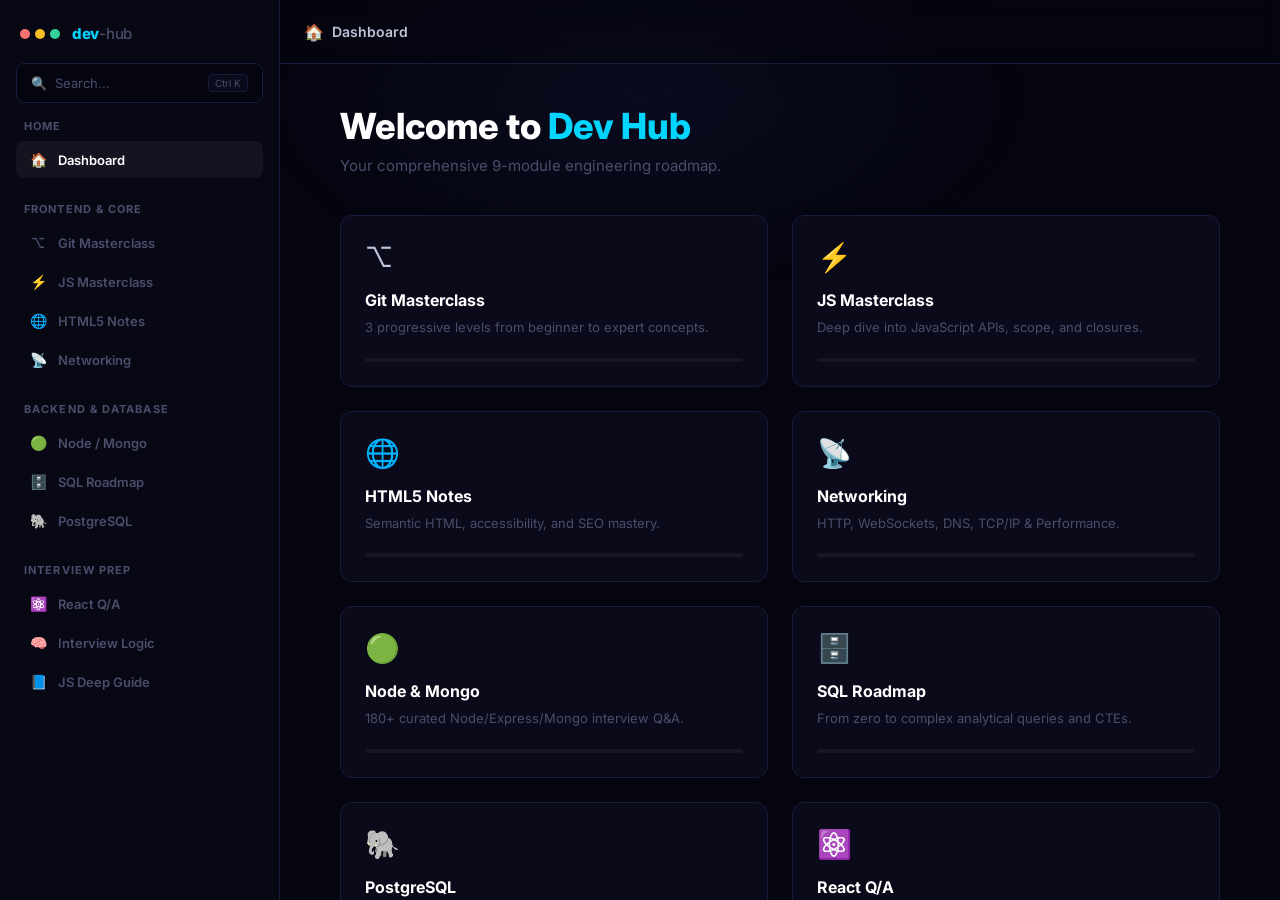
<file: index.html>
<!DOCTYPE html>
<html lang="en">
<head>
<meta charset="UTF-8">
<meta name="viewport" content="width=device-width, initial-scale=1.0">
<title>Dev Hub — Comprehensive Developer Platform</title>
<meta name="description" content="Complete developer hub: Git Masterclass, Backend, Frontend, and JS Interview prep.">
<link href="https://fonts.googleapis.com/css2?family=Inter:wght@300;400;500;600;700;800;900&family=Fira+Code:wght@400;500;600&display=swap" rel="stylesheet">
<link rel="stylesheet" href="styles/styles.css">
</head>
<body class="section-home">

<div class="app-container">
  <!-- SIDEBAR -->
  <aside class="sidebar" id="sidebar">
    <div class="sidebar-header">
      <div class="nav-dots">
        <div class="nav-dot" style="background:#f87171"></div>
        <div class="nav-dot" style="background:#fbbf24"></div>
        <div class="nav-dot" style="background:#34d399"></div>
      </div>
      <div class="nav-brand">
        <span class="git">dev</span><span class="suffix">-hub</span>
      </div>
    </div>

    <div class="sidebar-search" id="btnCmdPalette">
      <span class="search-icon">🔍</span>
      <span class="search-text">Search...</span>
      <span class="search-kbd">Ctrl K</span>
    </div>

    <div class="sidebar-scroll">
      <div class="nav-group">
        <div class="nav-group-title">Home</div>
        <button class="section-btn active" data-section="home" onclick="switchSection('home')" id="secBtnHome">
          <span class="section-icon">🏠</span>
          <span class="section-label">Dashboard</span>
        </button>
      </div>

      <div class="nav-group">
        <div class="nav-group-title">Frontend & Core</div>
        <button class="section-btn" data-section="git" onclick="switchSection('git')" id="secBtnGit">
          <span class="section-icon">⌥</span>
          <span class="section-label">Git Masterclass</span>
        </button>
        <button class="section-btn" data-section="js" onclick="switchSection('js')" id="secBtnJs">
          <span class="section-icon">⚡</span>
          <span class="section-label">JS Masterclass</span>
        </button>
        <button class="section-btn" data-section="html5" onclick="switchSection('html5')" id="secBtnHtml5">
          <span class="section-icon">🌐</span>
          <span class="section-label">HTML5 Notes</span>
        </button>
        <button class="section-btn" data-section="networking" onclick="switchSection('networking')" id="secBtnNetworking">
          <span class="section-icon">📡</span>
          <span class="section-label">Networking</span>
        </button>
      </div>

      <div class="nav-group">
        <div class="nav-group-title">Backend & Database</div>
        <button class="section-btn" data-section="node" onclick="switchSection('node')" id="secBtnNode">
          <span class="section-icon">🟢</span>
          <span class="section-label">Node / Mongo</span>
        </button>
        <button class="section-btn" data-section="sql" onclick="switchSection('sql')" id="secBtnSql">
          <span class="section-icon">🗄️</span>
          <span class="section-label">SQL Roadmap</span>
        </button>
        <button class="section-btn" data-section="postgres" onclick="switchSection('postgres')" id="secBtnPostgres">
          <span class="section-icon">🐘</span>
          <span class="section-label">PostgreSQL</span>
        </button>
      </div>

      <div class="nav-group">
        <div class="nav-group-title">Interview Prep</div>
        <button class="section-btn" data-section="react" onclick="switchSection('react')" id="secBtnReact">
          <span class="section-icon">⚛️</span>
          <span class="section-label">React Q/A</span>
        </button>
        <button class="section-btn" data-section="logic" onclick="switchSection('logic')" id="secBtnLogic">
          <span class="section-icon">🧠</span>
          <span class="section-label">Interview Logic</span>
        </button>
        <button class="section-btn" data-section="jsDeep" onclick="switchSection('jsDeep')" id="secBtnJsDeep">
          <span class="section-icon">📘</span>
          <span class="section-label">JS Deep Guide</span>
        </button>
      </div>
    </div>
  </aside>

  <!-- MAIN CONTENT -->
  <main class="main-content">
    <header class="topbar">
      <button class="mobile-menu-btn" id="mobileMenuBtn" onclick="document.getElementById('sidebar').classList.toggle('open')">
        ☰
      </button>
      <div class="breadcrumb" id="breadcrumb">
        <span class="bc-icon">🏠</span> Dashboard
      </div>
    </header>

    <div class="frame-container">
      
      <!-- DASHBOARD VIEW -->
      <div class="dashboard-view active" id="dashboardView">
        <div class="dash-hero">
          <h1 class="dash-title">Welcome to <span>Dev Hub</span></h1>
          <p class="dash-subtitle">Your comprehensive 9-module engineering roadmap.</p>
        </div>

        <div class="dash-grid">
          <div class="dash-card card-git" onclick="switchSection('git')">
            <div class="dc-icon">⌥</div>
            <h3 class="dc-title">Git Masterclass</h3>
            <p class="dc-desc">3 progressive levels from beginner to expert concepts.</p>
            <div class="dash-progress"><div class="dash-progress-fill" id="prog-git" style="width: 0%; background: var(--l1)"></div></div>
          </div>
          <div class="dash-card card-js" onclick="switchSection('js')">
            <div class="dc-icon">⚡</div>
            <h3 class="dc-title">JS Masterclass</h3>
            <p class="dc-desc">Deep dive into JavaScript APIs, scope, and closures.</p>
            <div class="dash-progress"><div class="dash-progress-fill" id="prog-js" style="width: 0%; background: var(--js)"></div></div>
          </div>
          <div class="dash-card card-html5" onclick="switchSection('html5')">
            <div class="dc-icon">🌐</div>
            <h3 class="dc-title">HTML5 Notes</h3>
            <p class="dc-desc">Semantic HTML, accessibility, and SEO mastery.</p>
            <div class="dash-progress"><div class="dash-progress-fill" id="prog-html5" style="width: 0%; background: var(--html5)"></div></div>
          </div>
          <div class="dash-card card-networking" onclick="switchSection('networking')">
            <div class="dc-icon">📡</div>
            <h3 class="dc-title">Networking</h3>
            <p class="dc-desc">HTTP, WebSockets, DNS, TCP/IP & Performance.</p>
            <div class="dash-progress"><div class="dash-progress-fill" id="prog-networking" style="width: 0%; background: var(--net)"></div></div>
          </div>
          <div class="dash-card card-node" onclick="switchSection('node')">
            <div class="dc-icon">🟢</div>
            <h3 class="dc-title">Node & Mongo</h3>
            <p class="dc-desc">180+ curated Node/Express/Mongo interview Q&A.</p>
            <div class="dash-progress"><div class="dash-progress-fill" id="prog-node" style="width: 0%; background: var(--node)"></div></div>
          </div>
          <div class="dash-card card-sql" onclick="switchSection('sql')">
            <div class="dc-icon">🗄️</div>
            <h3 class="dc-title">SQL Roadmap</h3>
            <p class="dc-desc">From zero to complex analytical queries and CTEs.</p>
            <div class="dash-progress"><div class="dash-progress-fill" id="prog-sql" style="width: 0%; background: var(--sql)"></div></div>
          </div>
          <div class="dash-card card-postgres" onclick="switchSection('postgres')">
            <div class="dc-icon">🐘</div>
            <h3 class="dc-title">PostgreSQL</h3>
            <p class="dc-desc">Advanced Postgres triggers, JSONB, & row security.</p>
            <div class="dash-progress"><div class="dash-progress-fill" id="prog-postgres" style="width: 0%; background: var(--postgres)"></div></div>
          </div>
          <div class="dash-card card-react" onclick="switchSection('react')">
            <div class="dc-icon">⚛️</div>
            <h3 class="dc-title">React Q/A</h3>
            <p class="dc-desc">Core concepts, Hooks, State, and Interview Questions.</p>
            <div class="dash-progress"><div class="dash-progress-fill" id="prog-react" style="width: 0%; background: var(--react)"></div></div>
          </div>
          <div class="dash-card card-logic" onclick="switchSection('logic')">
            <div class="dc-icon">🧠</div>
            <h3 class="dc-title">Interview Logic</h3>
            <p class="dc-desc">50+ array patterns and algorithm implementation.</p>
            <div class="dash-progress"><div class="dash-progress-fill" id="prog-logic" style="width: 0%; background: var(--logic)"></div></div>
          </div>
          <div class="dash-card card-js-deep" onclick="switchSection('jsDeep')">
            <div class="dc-icon">📘</div>
            <h3 class="dc-title">JS Deep Guide</h3>
            <p class="dc-desc">Core JS, DOM, BOM, and pseudocode logic.</p>
            <div class="dash-progress"><div class="dash-progress-fill" id="prog-jsDeep" style="width: 0%; background: var(--cyan)"></div></div>
          </div>
        </div>
      </div>

      <!-- IFRAMES -->
      <iframe class="level-frame" id="frame1" src="html/git-masterclass.html" title="Level 1: Git Foundations"></iframe>
      <iframe class="level-frame" id="frame2" title="Level 2: Git Advanced"></iframe>
      <iframe class="level-frame" id="frame3" title="Level 3: Git Expert"></iframe>
      <iframe class="level-frame" id="frameJs" title="JS Masterclass"></iframe>
      <iframe class="level-frame" id="frameHtml5" title="HTML5 Notes"></iframe>
      <iframe class="level-frame" id="frameNetworking" title="Networking Notes"></iframe>
      <iframe class="level-frame" id="frameReact" src="https://crack-the-js.vercel.app" title="React Interview Prep"></iframe>
      <iframe class="level-frame" id="frameLogic" title="Interview Logic Questions"></iframe>
      <iframe class="level-frame" id="frameJsDeep" src="html/js-interview-deep.html" title="JS Deep Guide"></iframe>
      <iframe class="level-frame" id="frameSql" title="SQL Roadmap"></iframe>
      <iframe class="level-frame" id="framePostgres" title="PostgreSQL Mastery Series"></iframe>
      <iframe class="level-frame" id="frameNode" title="Node Mongo Express"></iframe>
    </div>
  </main>

  <!-- Level Switcher (only visible for Git section) -->
  <div class="level-switcher" id="levelSwitcher" style="display:none;">
    <button class="level-btn active" data-level="1" onclick="switchLevel(1)" id="lvlBtn1">
      <span class="level-num">1</span>
      <span class="level-label">Foundations</span>
      <span class="level-diff">Beginner</span>
    </button>
    <button class="level-btn" data-level="2" onclick="switchLevel(2)" id="lvlBtn2">
      <span class="level-num">2</span>
      <span class="level-label">Advanced</span>
      <span class="level-diff">Intermediate</span>
    </button>
    <button class="level-btn" data-level="3" onclick="switchLevel(3)" id="lvlBtn3">
      <span class="level-num">3</span>
      <span class="level-label">Expert</span>
      <span class="level-diff">Elite</span>
    </button>
  </div>

  <!-- TRANSITION OVERLAY -->
  <div class="transition-overlay" id="transOverlay"></div>

  <!-- LOADING -->
  <div class="level-loader" id="loader">
    <div class="loader-content">
      <div class="loader-spinner"></div>
      <div class="loader-text">Loading module...</div>
    </div>
  </div>

  <!-- COMMAND PALETTE (CTRL+K) -->
  <div class="cmd-overlay" id="cmdOverlay">
    <div class="cmd-palette" id="cmdPalette">
      <div class="cmd-header">
        <span class="cmd-icon">🔍</span>
        <input type="text" id="cmdInput" placeholder="Search across all modules... (e.g. 'Event Loop', 'Join')" autocomplete="off">
        <span class="cmd-esc">ESC</span>
      </div>
      <div class="cmd-results" id="cmdResults">
        <!-- JS will populate this -->
      </div>
    </div>
  </div>

</div>

<script src="src/script.js"></script>
</body>
</html>
</file>
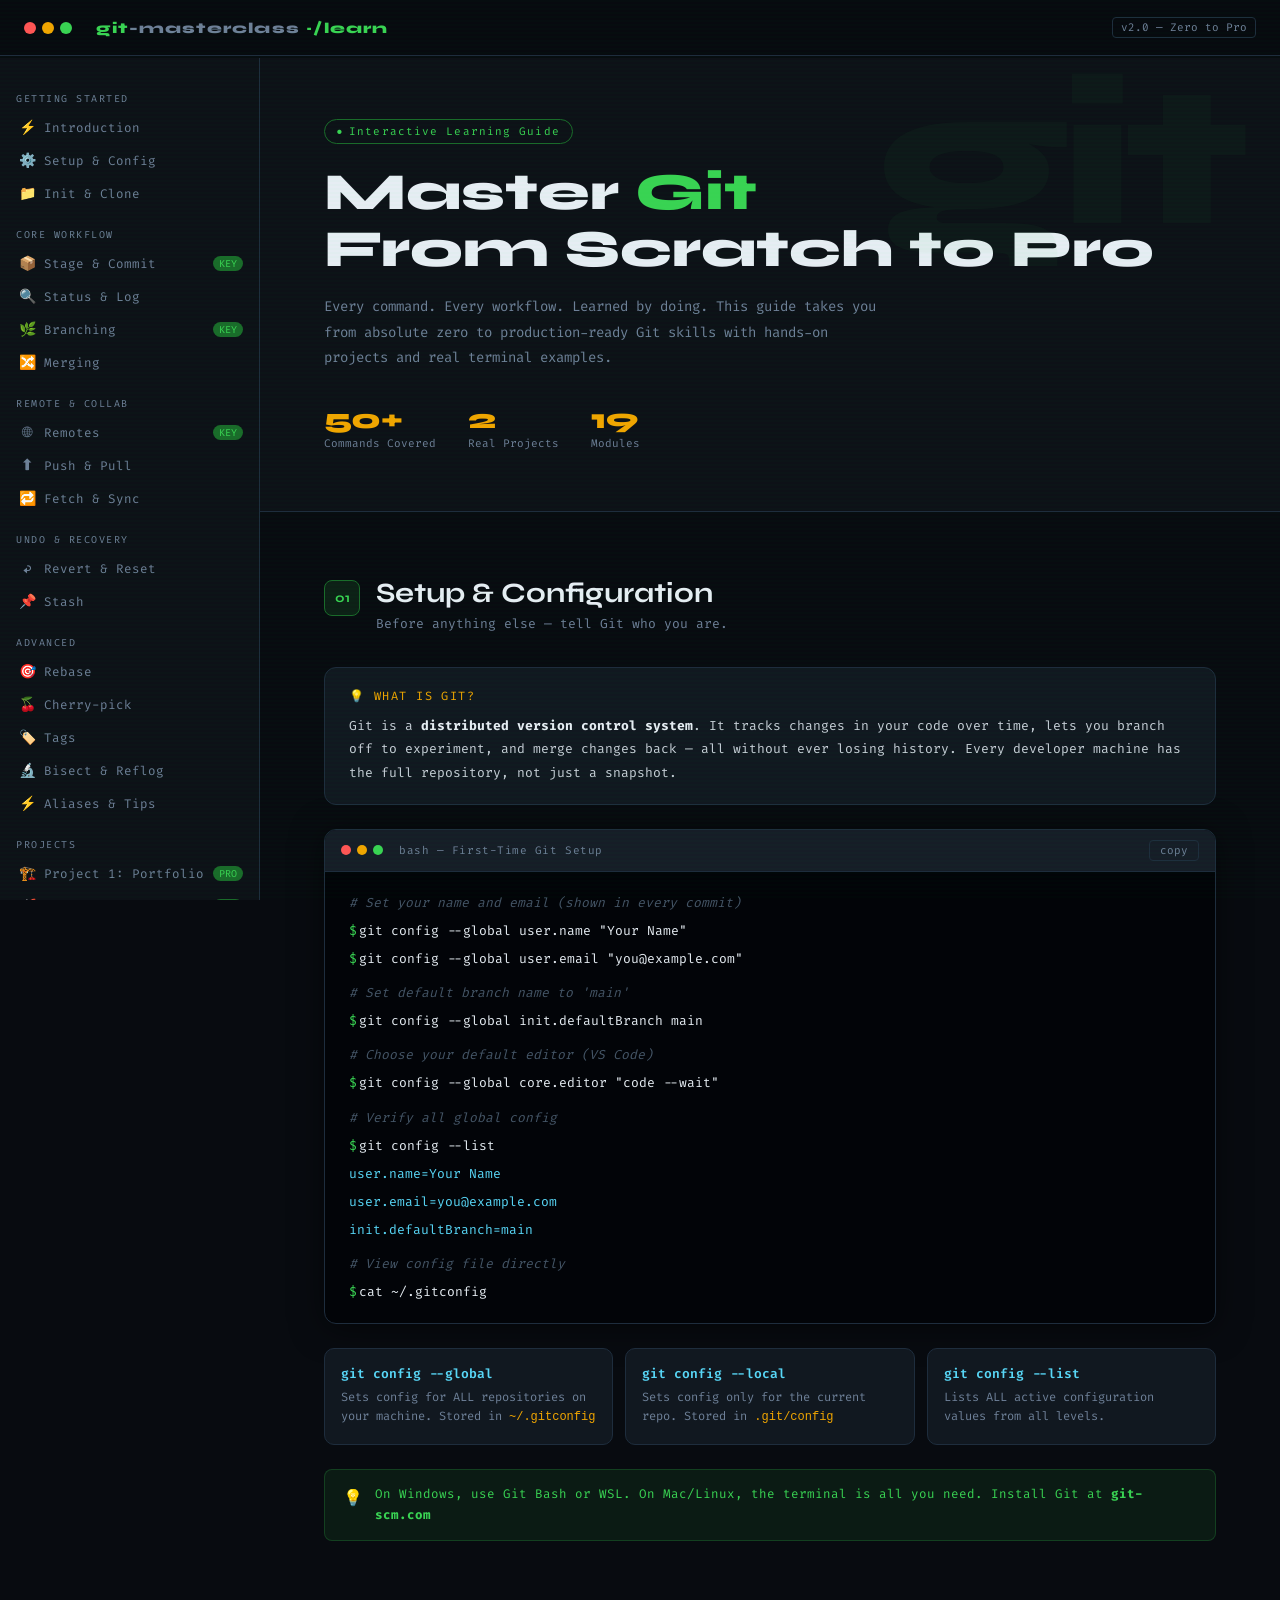
<file: html/git-masterclass.html>
<!DOCTYPE html>
<html lang="en">
<head>
<meta charset="UTF-8">
<meta name="viewport" content="width=device-width, initial-scale=1.0">
<title>Git Masterclass — Zero to Pro</title>
<link href="https://fonts.googleapis.com/css2?family=Fira+Code:wght@300;400;500;600;700&family=Syne:wght@400;600;700;800&display=swap" rel="stylesheet">
<link rel="stylesheet" href="../styles/git-masterclass.css">
</head>
<body>

<!-- PROGRESS BAR -->
<div class="progress-bar" id="progress"></div>

<!-- TOP HEADER -->
<div class="top-header">
  <div class="term-dots">
    <div class="header-dot dot-red"></div>
    <div class="header-dot dot-yellow"></div>
    <div class="header-dot dot-green"></div>
  </div>
  <span class="header-title">git<span>-masterclass</span> ~/learn</span>
  <span class="header-version">v2.0 — Zero to Pro</span>
</div>

<!-- SIDEBAR -->
<div class="sidebar" id="sidebar">
  <div class="sidebar-section">Getting Started</div>
  <a class="sidebar-link active" onclick="scrollTo('s0')"><span class="icon">⚡</span> Introduction</a>
  <a class="sidebar-link" onclick="scrollTo('s1')"><span class="icon">⚙️</span> Setup & Config</a>
  <a class="sidebar-link" onclick="scrollTo('s2')"><span class="icon">📁</span> Init & Clone</a>

  <div class="sidebar-section">Core Workflow</div>
  <a class="sidebar-link" onclick="scrollTo('s3')"><span class="icon">📦</span> Stage & Commit<span class="badge">KEY</span></a>
  <a class="sidebar-link" onclick="scrollTo('s4')"><span class="icon">🔍</span> Status & Log</a>
  <a class="sidebar-link" onclick="scrollTo('s5')"><span class="icon">🌿</span> Branching<span class="badge">KEY</span></a>
  <a class="sidebar-link" onclick="scrollTo('s6')"><span class="icon">🔀</span> Merging</a>

  <div class="sidebar-section">Remote & Collab</div>
  <a class="sidebar-link" onclick="scrollTo('s7')"><span class="icon">🌐</span> Remotes<span class="badge">KEY</span></a>
  <a class="sidebar-link" onclick="scrollTo('s8')"><span class="icon">⬆️</span> Push & Pull</a>
  <a class="sidebar-link" onclick="scrollTo('s9')"><span class="icon">🔁</span> Fetch & Sync</a>

  <div class="sidebar-section">Undo & Recovery</div>
  <a class="sidebar-link" onclick="scrollTo('s10')"><span class="icon">↩️</span> Revert & Reset</a>
  <a class="sidebar-link" onclick="scrollTo('s11')"><span class="icon">📌</span> Stash</a>

  <div class="sidebar-section">Advanced</div>
  <a class="sidebar-link" onclick="scrollTo('s12')"><span class="icon">🎯</span> Rebase</a>
  <a class="sidebar-link" onclick="scrollTo('s13')"><span class="icon">🍒</span> Cherry-pick</a>
  <a class="sidebar-link" onclick="scrollTo('s14')"><span class="icon">🏷️</span> Tags</a>
  <a class="sidebar-link" onclick="scrollTo('s15')"><span class="icon">🔬</span> Bisect & Reflog</a>
  <a class="sidebar-link" onclick="scrollTo('s16')"><span class="icon">⚡</span> Aliases & Tips</a>

  <div class="sidebar-section">Projects</div>
  <a class="sidebar-link" onclick="scrollTo('s17')"><span class="icon">🏗️</span> Project 1: Portfolio<span class="badge">PRO</span></a>
  <a class="sidebar-link" onclick="scrollTo('s18')"><span class="icon">🚀</span> Project 2: Team Flow<span class="badge">PRO</span></a>
  <a class="sidebar-link" onclick="scrollTo('s19')"><span class="icon">📋</span> Cheat Sheet</a>
</div>

<!-- MAIN -->
<div class="layout">
  <div class="main">

    <!-- HERO -->
    <div class="hero" id="s0">
      <div class="hero-tag">Interactive Learning Guide</div>
      <h1>Master <span class="accent">Git</span><br>From Scratch to Pro</h1>
      <p>Every command. Every workflow. Learned by doing. This guide takes you from absolute zero to production-ready Git skills with hands-on projects and real terminal examples.</p>
      <div class="hero-stats">
        <div class="stat">
          <div class="stat-num">50+</div>
          <div class="stat-label">Commands Covered</div>
        </div>
        <div class="stat">
          <div class="stat-num">2</div>
          <div class="stat-label">Real Projects</div>
        </div>
        <div class="stat">
          <div class="stat-num">19</div>
          <div class="stat-label">Modules</div>
        </div>
      </div>
    </div>

    <div class="content">

      <!-- ══════════════════════════════════════ -->
      <!-- S1: SETUP -->
      <!-- ══════════════════════════════════════ -->
      <div class="section" id="s1">
        <div class="section-header">
          <div class="section-num">01</div>
          <div>
            <div class="section-title">Setup & Configuration</div>
            <div class="section-subtitle">Before anything else — tell Git who you are.</div>
          </div>
        </div>

        <div class="concept">
          <div class="concept-title">💡 What is Git?</div>
          <p>Git is a <strong style="color:var(--text-bright)">distributed version control system</strong>. It tracks changes in your code over time, lets you branch off to experiment, and merge changes back — all without ever losing history. Every developer machine has the full repository, not just a snapshot.</p>
        </div>

        <div class="terminal">
          <div class="terminal-header">
            <div class="term-dots">
              <div class="term-dot" style="background:#ff5555"></div>
              <div class="term-dot" style="background:#f0a500"></div>
              <div class="term-dot" style="background:#39d353"></div>
            </div>
            <span class="term-title">bash — First-Time Git Setup</span>
            <button class="copy-btn" onclick="copyBlock(this)">copy</button>
          </div>
          <div class="terminal-body">
            <div class="line"><span class="comment"># Set your name and email (shown in every commit)</span></div>
            <div class="line"><span class="prompt">$ </span><span class="cmd">git config --global user.name "Your Name"</span></div>
            <div class="line"><span class="prompt">$ </span><span class="cmd">git config --global user.email "you@example.com"</span></div>
            <div class="line" style="margin-top:12px"><span class="comment"># Set default branch name to 'main'</span></div>
            <div class="line"><span class="prompt">$ </span><span class="cmd">git config --global init.defaultBranch main</span></div>
            <div class="line" style="margin-top:12px"><span class="comment"># Choose your default editor (VS Code)</span></div>
            <div class="line"><span class="prompt">$ </span><span class="cmd">git config --global core.editor "code --wait"</span></div>
            <div class="line" style="margin-top:12px"><span class="comment"># Verify all global config</span></div>
            <div class="line"><span class="prompt">$ </span><span class="cmd">git config --list</span></div>
            <div class="line"><span class="out-cyan">user.name=Your Name</span></div>
            <div class="line"><span class="out-cyan">user.email=you@example.com</span></div>
            <div class="line"><span class="out-cyan">init.defaultBranch=main</span></div>
            <div class="line" style="margin-top:12px"><span class="comment"># View config file directly</span></div>
            <div class="line"><span class="prompt">$ </span><span class="cmd">cat ~/.gitconfig</span></div>
          </div>
        </div>

        <div class="cmd-grid">
          <div class="cmd-card">
            <div class="cmd-name">git config --global</div>
            <div class="cmd-desc">Sets config for ALL repositories on your machine. Stored in <code style="color:var(--amber)">~/.gitconfig</code></div>
          </div>
          <div class="cmd-card">
            <div class="cmd-name">git config --local</div>
            <div class="cmd-desc">Sets config only for the current repo. Stored in <code style="color:var(--amber)">.git/config</code></div>
          </div>
          <div class="cmd-card">
            <div class="cmd-name">git config --list</div>
            <div class="cmd-desc">Lists ALL active configuration values from all levels.</div>
          </div>
        </div>

        <div class="callout tip">
          <span class="icon">💡</span>
          <span class="body">On Windows, use Git Bash or WSL. On Mac/Linux, the terminal is all you need. Install Git at <strong>git-scm.com</strong></span>
        </div>
      </div>


      <!-- ══════════════════════════════════════ -->
      <!-- S2: INIT & CLONE -->
      <!-- ══════════════════════════════════════ -->
      <div class="section" id="s2">
        <div class="section-header">
          <div class="section-num">02</div>
          <div>
            <div class="section-title">Init & Clone</div>
            <div class="section-subtitle">Starting a new repo or getting an existing one.</div>
          </div>
        </div>

        <div class="tabs">
          <div class="tab active" onclick="switchTab(this, 'init-tab')">git init</div>
          <div class="tab" onclick="switchTab(this, 'clone-tab')">git clone</div>
        </div>

        <div class="tab-content active" id="init-tab">
          <div class="terminal">
            <div class="terminal-header">
              <div class="term-dots"><div class="term-dot" style="background:#ff5555"></div><div class="term-dot" style="background:#f0a500"></div><div class="term-dot" style="background:#39d353"></div></div>
              <span class="term-title">bash — Initialize a new repository</span>
              <button class="copy-btn" onclick="copyBlock(this)">copy</button>
            </div>
            <div class="terminal-body">
              <div class="line"><span class="comment"># Create a new folder and init a git repo inside it</span></div>
              <div class="line"><span class="prompt">$ </span><span class="cmd">mkdir my-project && cd my-project</span></div>
              <div class="line"><span class="prompt">$ </span><span class="cmd">git init</span></div>
              <div class="line"><span class="out-green">Initialized empty Git repository in /home/user/my-project/.git/</span></div>
              <div class="line" style="margin-top:12px"><span class="comment"># See the hidden .git folder (the brain of git)</span></div>
              <div class="line"><span class="prompt">$ </span><span class="cmd">ls -la</span></div>
              <div class="line"><span class="out">drwxr-xr-x  8 user staff  256 .git</span></div>
              <div class="line" style="margin-top:12px"><span class="comment"># Look inside .git</span></div>
              <div class="line"><span class="prompt">$ </span><span class="cmd">ls .git</span></div>
              <div class="line"><span class="out-cyan">HEAD  config  description  hooks  info  objects  refs</span></div>
            </div>
          </div>
        </div>

        <div class="tab-content" id="clone-tab">
          <div class="terminal">
            <div class="terminal-header">
              <div class="term-dots"><div class="term-dot" style="background:#ff5555"></div><div class="term-dot" style="background:#f0a500"></div><div class="term-dot" style="background:#39d353"></div></div>
              <span class="term-title">bash — Clone an existing repository</span>
              <button class="copy-btn" onclick="copyBlock(this)">copy</button>
            </div>
            <div class="terminal-body">
              <div class="line"><span class="comment"># Clone from GitHub (creates a folder with repo name)</span></div>
              <div class="line"><span class="prompt">$ </span><span class="cmd">git clone https://github.com/user/repo.git</span></div>
              <div class="line"><span class="out-green">Cloning into 'repo'...</span></div>
              <div class="line"><span class="out">remote: Counting objects: 100</span></div>
              <div class="line"><span class="out">Receiving objects: 100% (100/100), done.</span></div>
              <div class="line" style="margin-top:12px"><span class="comment"># Clone into a custom folder name</span></div>
              <div class="line"><span class="prompt">$ </span><span class="cmd">git clone https://github.com/user/repo.git my-app</span></div>
              <div class="line" style="margin-top:12px"><span class="comment"># Clone only the latest snapshot (shallow clone, faster)</span></div>
              <div class="line"><span class="prompt">$ </span><span class="cmd">git clone --depth 1 https://github.com/user/repo.git</span></div>
              <div class="line" style="margin-top:12px"><span class="comment"># Clone a specific branch only</span></div>
              <div class="line"><span class="prompt">$ </span><span class="cmd">git clone -b develop https://github.com/user/repo.git</span></div>
            </div>
          </div>
        </div>

        <div class="concept">
          <div class="concept-title">🔑 The .git Folder</div>
          <p>The <strong style="color:var(--cyan)">.git</strong> directory is everything. It stores your commits, branches, tags, config — the entire history. Delete it and you lose all Git tracking. <strong style="color:var(--red)">Never delete it.</strong></p>
        </div>
      </div>


      <!-- ══════════════════════════════════════ -->
      <!-- S3: STAGE & COMMIT -->
      <!-- ══════════════════════════════════════ -->
      <div class="section" id="s3">
        <div class="section-header">
          <div class="section-num">03</div>
          <div>
            <div class="section-title">Stage & Commit</div>
            <div class="section-subtitle">The heartbeat of Git — the 3-stage workflow.</div>
          </div>
        </div>

        <div class="diagram">
          <div class="diagram-row">
            <div class="dbox work">Working Directory<br><small style="opacity:0.6">your files</small></div>
            <div style="text-align:center">
              <span class="darr"> ──── git add ────► </span>
            </div>
            <div class="dbox stage">Staging Area<br><small style="opacity:0.6">index / cache</small></div>
            <div style="text-align:center">
              <span class="darr"> ── git commit ──► </span>
            </div>
            <div class="dbox repo">Local Repository<br><small style="opacity:0.6">.git/objects</small></div>
            <div style="text-align:center">
              <span class="darr"> ── git push ──► </span>
            </div>
            <div class="dbox remote">Remote (GitHub)<br><small style="opacity:0.6">origin</small></div>
          </div>
        </div>

        <div class="terminal">
          <div class="terminal-header">
            <div class="term-dots"><div class="term-dot" style="background:#ff5555"></div><div class="term-dot" style="background:#f0a500"></div><div class="term-dot" style="background:#39d353"></div></div>
            <span class="term-title">bash — Stage and Commit Workflow</span>
            <button class="copy-btn" onclick="copyBlock(this)">copy</button>
          </div>
          <div class="terminal-body">
            <div class="line"><span class="comment"># Create a file</span></div>
            <div class="line"><span class="prompt">$ </span><span class="cmd">echo "# My App" > README.md</span></div>
            <div class="line" style="margin-top:12px"><span class="comment"># Stage ONE file</span></div>
            <div class="line"><span class="prompt">$ </span><span class="cmd">git add README.md</span></div>
            <div class="line" style="margin-top:12px"><span class="comment"># Stage ALL changed files</span></div>
            <div class="line"><span class="prompt">$ </span><span class="cmd">git add .</span></div>
            <div class="line" style="margin-top:12px"><span class="comment"># Stage with pattern matching</span></div>
            <div class="line"><span class="prompt">$ </span><span class="cmd">git add src/*.js</span></div>
            <div class="line" style="margin-top:12px"><span class="comment"># Stage interactively (choose hunks)</span></div>
            <div class="line"><span class="prompt">$ </span><span class="cmd">git add -p</span></div>
            <div class="line" style="margin-top:12px"><span class="comment"># Commit with a message</span></div>
            <div class="line"><span class="prompt">$ </span><span class="cmd">git commit -m "feat: add README file"</span></div>
            <div class="line"><span class="out-green">[main (root-commit) a1b2c3d] feat: add README file</span></div>
            <div class="line"><span class="out"> 1 file changed, 1 insertion(+)</span></div>
            <div class="line" style="margin-top:12px"><span class="comment"># Skip staging — add and commit tracked files at once</span></div>
            <div class="line"><span class="prompt">$ </span><span class="cmd">git commit -am "fix: update readme"</span></div>
            <div class="line" style="margin-top:12px"><span class="comment"># Fix your last commit message</span></div>
            <div class="line"><span class="prompt">$ </span><span class="cmd">git commit --amend -m "feat: better message"</span></div>
            <div class="line" style="margin-top:12px"><span class="comment"># Unstage a file (keep changes in working dir)</span></div>
            <div class="line"><span class="prompt">$ </span><span class="cmd">git restore --staged README.md</span></div>
          </div>
        </div>

        <div class="callout warn">
          <span class="icon">⚠️</span>
          <span class="body"><strong>Conventional Commits:</strong> Use prefixes like <code>feat:</code>, <code>fix:</code>, <code>docs:</code>, <code>chore:</code>, <code>refactor:</code> in commit messages. This is industry standard and makes history readable.</span>
        </div>

        <div class="concept">
          <div class="concept-title">🔑 .gitignore</div>
          <p>Files you never want Git to track. Create a <strong style="color:var(--cyan)">.gitignore</strong> in your project root.</p>
        </div>

        <div class="terminal">
          <div class="terminal-header">
            <div class="term-dots"><div class="term-dot" style="background:#ff5555"></div><div class="term-dot" style="background:#f0a500"></div><div class="term-dot" style="background:#39d353"></div></div>
            <span class="term-title">.gitignore — Common Patterns</span>
            <button class="copy-btn" onclick="copyBlock(this)">copy</button>
          </div>
          <div class="terminal-body">
            <div class="line"><span class="out-amber">node_modules/</span><span class="comment">    # entire folder</span></div>
            <div class="line"><span class="out-amber">.env</span><span class="comment">             # secret keys — NEVER commit this</span></div>
            <div class="line"><span class="out-amber">dist/</span><span class="comment">            # build output</span></div>
            <div class="line"><span class="out-amber">*.log</span><span class="comment">            # all .log files</span></div>
            <div class="line"><span class="out-amber">.DS_Store</span><span class="comment">        # Mac OS metadata</span></div>
            <div class="line"><span class="out-amber">/coverage</span><span class="comment">        # test coverage (leading slash = root only)</span></div>
            <div class="line" style="margin-top:12px"><span class="comment"># Remove a file that was accidentally committed</span></div>
            <div class="line"><span class="prompt">$ </span><span class="cmd">git rm --cached .env</span></div>
            <div class="line"><span class="out-green">rm '.env'</span></div>
          </div>
        </div>

        <!-- PROJECT 1 MINI -->
        <div class="project">
          <div class="project-header">
            <span class="project-badge">Hands-On</span>
            <span class="project-name">Mini Project: First Commit</span>
          </div>
          <p class="project-desc">Build your first proper Git repository from scratch with meaningful commits.</p>
          <div class="steps">
            <div class="step"><div class="step-num">1</div><div class="step-text">Run <code>mkdir todo-app && cd todo-app && git init</code></div></div>
            <div class="step"><div class="step-num">2</div><div class="step-text">Create <code>index.html</code>, <code>style.css</code>, <code>app.js</code> with basic content</div></div>
            <div class="step"><div class="step-num">3</div><div class="step-text">Run <code>git add index.html</code> then <code>git status</code> — see one file staged</div></div>
            <div class="step"><div class="step-num">4</div><div class="step-text">Run <code>git add .</code> then <code>git status</code> — all three files staged</div></div>
            <div class="step"><div class="step-num">5</div><div class="step-text">Commit: <code>git commit -m "feat: initial project structure"</code></div></div>
            <div class="step"><div class="step-num">6</div><div class="step-text">Create <code>.gitignore</code> with <code>node_modules/</code> and <code>.env</code>, then commit it</div></div>
            <div class="step"><div class="step-num">7</div><div class="step-text">Edit <code>index.html</code>, stage only that file, commit: <code>git commit -m "feat: add page title"</code></div></div>
          </div>
        </div>
      </div>


      <!-- ══════════════════════════════════════ -->
      <!-- S4: STATUS & LOG -->
      <!-- ══════════════════════════════════════ -->
      <div class="section" id="s4">
        <div class="section-header">
          <div class="section-num">04</div>
          <div>
            <div class="section-title">Status & Log</div>
            <div class="section-subtitle">Reading your repository's story.</div>
          </div>
        </div>

        <div class="terminal">
          <div class="terminal-header">
            <div class="term-dots"><div class="term-dot" style="background:#ff5555"></div><div class="term-dot" style="background:#f0a500"></div><div class="term-dot" style="background:#39d353"></div></div>
            <span class="term-title">bash — git status & git log</span>
            <button class="copy-btn" onclick="copyBlock(this)">copy</button>
          </div>
          <div class="terminal-body">
            <div class="line"><span class="comment"># See current state of your working directory</span></div>
            <div class="line"><span class="prompt">$ </span><span class="cmd">git status</span></div>
            <div class="line"><span class="out">On branch main</span></div>
            <div class="line"><span class="out">Changes to be committed:</span></div>
            <div class="line"><span class="out-green">  modified:   index.html</span></div>
            <div class="line"><span class="out">Changes not staged for commit:</span></div>
            <div class="line"><span class="out-red">  modified:   style.css</span></div>
            <div class="line"><span class="out">Untracked files:</span></div>
            <div class="line"><span class="out-red">  app.js</span></div>
            <div class="line" style="margin-top:12px"><span class="comment"># Short status (compact view)</span></div>
            <div class="line"><span class="prompt">$ </span><span class="cmd">git status -s</span></div>
            <div class="line"><span class="out-green">M </span><span class="out">index.html</span></div>
            <div class="line"><span class="out"> </span><span class="out-red">M style.css</span></div>
            <div class="line"><span class="out-red">?? app.js</span></div>
            <div class="line" style="margin-top:12px"><span class="comment"># Full commit history</span></div>
            <div class="line"><span class="prompt">$ </span><span class="cmd">git log</span></div>
            <div class="line"><span class="out-amber">commit a1b2c3d4e5f6...</span></div>
            <div class="line"><span class="out">Author: Your Name &lt;you@example.com&gt;</span></div>
            <div class="line"><span class="out">Date:   Mon Jan 1 12:00:00 2024</span></div>
            <div class="line"><span class="out">    feat: add README file</span></div>
            <div class="line" style="margin-top:12px"><span class="comment"># Beautiful one-line log with graph</span></div>
            <div class="line"><span class="prompt">$ </span><span class="cmd">git log --oneline --graph --all</span></div>
            <div class="line"><span class="out-green">* a1b2c3d </span><span class="out-purple">(HEAD -> main) </span><span class="out">feat: add auth module</span></div>
            <div class="line"><span class="out-green">* d4e5f6g </span><span class="out">fix: correct typo</span></div>
            <div class="line"><span class="out-green">* h7i8j9k </span><span class="out-amber">(origin/main) </span><span class="out">feat: initial commit</span></div>
            <div class="line" style="margin-top:12px"><span class="comment"># Show what changed in a specific commit</span></div>
            <div class="line"><span class="prompt">$ </span><span class="cmd">git show a1b2c3d</span></div>
            <div class="line" style="margin-top:12px"><span class="comment"># Show diff: unstaged changes</span></div>
            <div class="line"><span class="prompt">$ </span><span class="cmd">git diff</span></div>
            <div class="line" style="margin-top:12px"><span class="comment"># Show diff: staged vs last commit</span></div>
            <div class="line"><span class="prompt">$ </span><span class="cmd">git diff --staged</span></div>
            <div class="line" style="margin-top:12px"><span class="comment"># Compare two branches</span></div>
            <div class="line"><span class="prompt">$ </span><span class="cmd">git diff main..feature-auth</span></div>
          </div>
        </div>

        <div class="cmd-grid">
          <div class="cmd-card"><div class="cmd-name">git log --oneline</div><div class="cmd-desc">Compact log showing short hash + message only.</div></div>
          <div class="cmd-card"><div class="cmd-name">git log --author="Name"</div><div class="cmd-desc">Filter commits by a specific author.</div></div>
          <div class="cmd-card"><div class="cmd-name">git log --since="2 weeks ago"</div><div class="cmd-desc">Show commits from the last 2 weeks.</div></div>
          <div class="cmd-card"><div class="cmd-name">git log -p</div><div class="cmd-desc">Show full patch (diff) for each commit.</div></div>
          <div class="cmd-card"><div class="cmd-name">git log --stat</div><div class="cmd-desc">Show files changed + lines added/removed per commit.</div></div>
          <div class="cmd-card"><div class="cmd-name">git blame filename</div><div class="cmd-desc">Show who last modified each line of a file.</div></div>
        </div>
      </div>


      <!-- ══════════════════════════════════════ -->
      <!-- S5: BRANCHING -->
      <!-- ══════════════════════════════════════ -->
      <div class="section" id="s5">
        <div class="section-header">
          <div class="section-num">05</div>
          <div>
            <div class="section-title">Branching</div>
            <div class="section-subtitle">The killer feature of Git. Build in isolation.</div>
          </div>
        </div>

        <div class="concept">
          <div class="concept-title">🌿 What is a Branch?</div>
          <p>A branch is a lightweight movable pointer to a commit. When you branch off, you create a new timeline where you can experiment safely. The <strong style="color:var(--cyan)">main</strong> branch is just the production timeline. You create feature branches, do work, and merge back when ready.</p>
        </div>

        <div class="terminal">
          <div class="terminal-header">
            <div class="term-dots"><div class="term-dot" style="background:#ff5555"></div><div class="term-dot" style="background:#f0a500"></div><div class="term-dot" style="background:#39d353"></div></div>
            <span class="term-title">bash — Branch Commands</span>
            <button class="copy-btn" onclick="copyBlock(this)">copy</button>
          </div>
          <div class="terminal-body">
            <div class="line"><span class="comment"># List all local branches</span></div>
            <div class="line"><span class="prompt">$ </span><span class="cmd">git branch</span></div>
            <div class="line"><span class="out-green">* main</span></div>
            <div class="line"><span class="out">  develop</span></div>
            <div class="line" style="margin-top:12px"><span class="comment"># List remote branches too</span></div>
            <div class="line"><span class="prompt">$ </span><span class="cmd">git branch -a</span></div>
            <div class="line" style="margin-top:12px"><span class="comment"># Create a new branch</span></div>
            <div class="line"><span class="prompt">$ </span><span class="cmd">git branch feature/user-auth</span></div>
            <div class="line" style="margin-top:12px"><span class="comment"># Switch to that branch (new way)</span></div>
            <div class="line"><span class="prompt">$ </span><span class="cmd">git switch feature/user-auth</span></div>
            <div class="line"><span class="out-green">Switched to branch 'feature/user-auth'</span></div>
            <div class="line" style="margin-top:12px"><span class="comment"># Create AND switch in one command ← Use this always</span></div>
            <div class="line"><span class="prompt">$ </span><span class="cmd">git switch -c feature/payments</span></div>
            <div class="line"><span class="out-green">Switched to a new branch 'feature/payments'</span></div>
            <div class="line" style="margin-top:12px"><span class="comment"># Old way (still widely used)</span></div>
            <div class="line"><span class="prompt">$ </span><span class="cmd">git checkout -b feature/payments</span></div>
            <div class="line" style="margin-top:12px"><span class="comment"># Rename current branch</span></div>
            <div class="line"><span class="prompt">$ </span><span class="cmd">git branch -m feature/payments feature/stripe-payments</span></div>
            <div class="line" style="margin-top:12px"><span class="comment"># Delete a merged branch (safe)</span></div>
            <div class="line"><span class="prompt">$ </span><span class="cmd">git branch -d feature/old-feature</span></div>
            <div class="line" style="margin-top:12px"><span class="comment"># Force delete (even if unmerged)</span></div>
            <div class="line"><span class="prompt">$ </span><span class="cmd">git branch -D feature/bad-experiment</span></div>
          </div>
        </div>

        <div class="callout tip">
          <span class="icon">💡</span>
          <span class="body"><strong>Branch Naming Convention:</strong> Use <code>feature/login</code>, <code>fix/navbar-bug</code>, <code>hotfix/payment-crash</code>, <code>release/v1.2</code>. Prefix + short description.</span>
        </div>

        <div class="project">
          <div class="project-header">
            <span class="project-badge">Hands-On</span>
            <span class="project-name">Branch Playground</span>
          </div>
          <p class="project-desc">See branches in action with a real feature workflow.</p>
          <div class="steps">
            <div class="step"><div class="step-num">1</div><div class="step-text">Inside your todo-app: <code>git switch -c feature/add-tasks</code></div></div>
            <div class="step"><div class="step-num">2</div><div class="step-text">Add a new function in <code>app.js</code>, commit: <code>git commit -am "feat: add task creation function"</code></div></div>
            <div class="step"><div class="step-num">3</div><div class="step-text">Switch back: <code>git switch main</code> — your app.js is the old version. Mind-blowing!</div></div>
            <div class="step"><div class="step-num">4</div><div class="step-text">Create another branch: <code>git switch -c feature/delete-tasks</code></div></div>
            <div class="step"><div class="step-num">5</div><div class="step-text">Run <code>git log --oneline --all --graph</code> to see the tree</div></div>
          </div>
        </div>
      </div>


      <!-- ══════════════════════════════════════ -->
      <!-- S6: MERGING -->
      <!-- ══════════════════════════════════════ -->
      <div class="section" id="s6">
        <div class="section-header">
          <div class="section-num">06</div>
          <div>
            <div class="section-title">Merging</div>
            <div class="section-subtitle">Bring your branches back together.</div>
          </div>
        </div>

        <div class="tabs">
          <div class="tab active" onclick="switchTab(this, 'ff-tab')">Fast-Forward</div>
          <div class="tab" onclick="switchTab(this, 'merge-tab')">3-Way Merge</div>
          <div class="tab" onclick="switchTab(this, 'conflict-tab')">Conflicts</div>
        </div>

        <div class="tab-content active" id="ff-tab">
          <div class="terminal">
            <div class="terminal-header">
              <div class="term-dots"><div class="term-dot" style="background:#ff5555"></div><div class="term-dot" style="background:#f0a500"></div><div class="term-dot" style="background:#39d353"></div></div>
              <span class="term-title">Fast-Forward Merge (no divergence)</span>
              <button class="copy-btn" onclick="copyBlock(this)">copy</button>
            </div>
            <div class="terminal-body">
              <div class="line"><span class="comment"># main hasn't moved since feature branch was created</span></div>
              <div class="line"><span class="comment"># Git just moves the main pointer forward</span></div>
              <div class="line"><span class="prompt">$ </span><span class="cmd">git switch main</span></div>
              <div class="line"><span class="prompt">$ </span><span class="cmd">git merge feature/add-tasks</span></div>
              <div class="line"><span class="out-green">Updating a1b2c3d..d4e5f6g</span></div>
              <div class="line"><span class="out-green">Fast-forward</span></div>
              <div class="line"><span class="out"> app.js | 15 +++++++++++++++</span></div>
              <div class="line"><span class="out"> 1 file changed, 15 insertions(+)</span></div>
              <div class="line" style="margin-top:12px"><span class="comment"># Force a merge commit even on fast-forward</span></div>
              <div class="line"><span class="prompt">$ </span><span class="cmd">git merge --no-ff feature/add-tasks -m "merge: add tasks feature"</span></div>
            </div>
          </div>
        </div>

        <div class="tab-content" id="merge-tab">
          <div class="terminal">
            <div class="terminal-header">
              <div class="term-dots"><div class="term-dot" style="background:#ff5555"></div><div class="term-dot" style="background:#f0a500"></div><div class="term-dot" style="background:#39d353"></div></div>
              <span class="term-title">3-Way Merge (both branches diverged)</span>
              <button class="copy-btn" onclick="copyBlock(this)">copy</button>
            </div>
            <div class="terminal-body">
              <div class="line"><span class="comment"># main has new commits AND feature branch has new commits</span></div>
              <div class="line"><span class="comment"># Git creates a new "merge commit" to combine both</span></div>
              <div class="line"><span class="prompt">$ </span><span class="cmd">git switch main</span></div>
              <div class="line"><span class="prompt">$ </span><span class="cmd">git merge feature/delete-tasks</span></div>
              <div class="line"><span class="out-green">Merge made by the 'recursive' strategy.</span></div>
              <div class="line"><span class="out"> app.js | 8 ++++++++</span></div>
              <div class="line" style="margin-top:12px"><span class="comment"># After merge, delete the feature branch</span></div>
              <div class="line"><span class="prompt">$ </span><span class="cmd">git branch -d feature/delete-tasks</span></div>
              <div class="line"><span class="out-green">Deleted branch feature/delete-tasks (was g7h8i9j).</span></div>
            </div>
          </div>
        </div>

        <div class="tab-content" id="conflict-tab">
          <div class="terminal">
            <div class="terminal-header">
              <div class="term-dots"><div class="term-dot" style="background:#ff5555"></div><div class="term-dot" style="background:#f0a500"></div><div class="term-dot" style="background:#39d353"></div></div>
              <span class="term-title">Handling Merge Conflicts</span>
              <button class="copy-btn" onclick="copyBlock(this)">copy</button>
            </div>
            <div class="terminal-body">
              <div class="line"><span class="prompt">$ </span><span class="cmd">git merge feature/redesign</span></div>
              <div class="line"><span class="out-red">CONFLICT (content): Merge conflict in style.css</span></div>
              <div class="line"><span class="out-red">Automatic merge failed; fix conflicts and then commit.</span></div>
              <div class="line" style="margin-top:12px"><span class="comment"># Open style.css — you'll see conflict markers:</span></div>
              <div class="line"><span class="out-red">&lt;&lt;&lt;&lt;&lt;&lt;&lt; HEAD</span></div>
              <div class="line"><span class="out">  background: #ffffff;</span></div>
              <div class="line"><span class="out-amber">=======</span></div>
              <div class="line"><span class="out">  background: #1a1a2e;</span></div>
              <div class="line"><span class="out-green">&gt;&gt;&gt;&gt;&gt;&gt;&gt; feature/redesign</span></div>
              <div class="line" style="margin-top:12px"><span class="comment"># EDIT the file manually — remove markers, keep what you want</span></div>
              <div class="line"><span class="comment"># Then stage and commit:</span></div>
              <div class="line"><span class="prompt">$ </span><span class="cmd">git add style.css</span></div>
              <div class="line"><span class="prompt">$ </span><span class="cmd">git commit -m "merge: resolve style conflict"</span></div>
              <div class="line" style="margin-top:12px"><span class="comment"># Abort a merge if you get scared</span></div>
              <div class="line"><span class="prompt">$ </span><span class="cmd">git merge --abort</span></div>
            </div>
          </div>
        </div>
      </div>


      <!-- ══════════════════════════════════════ -->
      <!-- S7: REMOTES -->
      <!-- ══════════════════════════════════════ -->
      <div class="section" id="s7">
        <div class="section-header">
          <div class="section-num">07</div>
          <div>
            <div class="section-title">Remote Repositories</div>
            <div class="section-subtitle">Connecting your local repo to the world.</div>
          </div>
        </div>

        <div class="terminal">
          <div class="terminal-header">
            <div class="term-dots"><div class="term-dot" style="background:#ff5555"></div><div class="term-dot" style="background:#f0a500"></div><div class="term-dot" style="background:#39d353"></div></div>
            <span class="term-title">bash — Managing Remotes</span>
            <button class="copy-btn" onclick="copyBlock(this)">copy</button>
          </div>
          <div class="terminal-body">
            <div class="line"><span class="comment"># Add a remote (GitHub repo URL)</span></div>
            <div class="line"><span class="prompt">$ </span><span class="cmd">git remote add origin https://github.com/you/todo-app.git</span></div>
            <div class="line" style="margin-top:12px"><span class="comment"># List remotes</span></div>
            <div class="line"><span class="prompt">$ </span><span class="cmd">git remote -v</span></div>
            <div class="line"><span class="out-green">origin  https://github.com/you/todo-app.git (fetch)</span></div>
            <div class="line"><span class="out-green">origin  https://github.com/you/todo-app.git (push)</span></div>
            <div class="line" style="margin-top:12px"><span class="comment"># Rename a remote</span></div>
            <div class="line"><span class="prompt">$ </span><span class="cmd">git remote rename origin upstream</span></div>
            <div class="line" style="margin-top:12px"><span class="comment"># Change remote URL (switched from HTTPS to SSH)</span></div>
            <div class="line"><span class="prompt">$ </span><span class="cmd">git remote set-url origin git@github.com:you/todo-app.git</span></div>
            <div class="line" style="margin-top:12px"><span class="comment"># Remove a remote</span></div>
            <div class="line"><span class="prompt">$ </span><span class="cmd">git remote remove origin</span></div>
            <div class="line" style="margin-top:12px"><span class="comment"># Add upstream for open-source contributions</span></div>
            <div class="line"><span class="prompt">$ </span><span class="cmd">git remote add upstream https://github.com/original-owner/repo.git</span></div>
          </div>
        </div>

        <div class="callout tip">
          <span class="icon">🔐</span>
          <span class="body"><strong>SSH vs HTTPS:</strong> Use SSH keys for authentication (<code>git@github.com:user/repo.git</code>). Once set up, no passwords ever. Use <code>ssh-keygen -t ed25519</code> then add the public key to GitHub Settings → SSH Keys.</span>
        </div>
      </div>


      <!-- ══════════════════════════════════════ -->
      <!-- S8: PUSH & PULL -->
      <!-- ══════════════════════════════════════ -->
      <div class="section" id="s8">
        <div class="section-header">
          <div class="section-num">08</div>
          <div>
            <div class="section-title">Push & Pull</div>
            <div class="section-subtitle">Syncing with your remote.</div>
          </div>
        </div>

        <div class="terminal">
          <div class="terminal-header">
            <div class="term-dots"><div class="term-dot" style="background:#ff5555"></div><div class="term-dot" style="background:#f0a500"></div><div class="term-dot" style="background:#39d353"></div></div>
            <span class="term-title">bash — Push & Pull</span>
            <button class="copy-btn" onclick="copyBlock(this)">copy</button>
          </div>
          <div class="terminal-body">
            <div class="line"><span class="comment"># Push main to origin for the first time</span></div>
            <div class="line"><span class="prompt">$ </span><span class="cmd">git push -u origin main</span></div>
            <div class="line"><span class="out-green">Branch 'main' set up to track remote branch 'main' from 'origin'.</span></div>
            <div class="line" style="margin-top:12px"><span class="comment"># After -u is set, just use:</span></div>
            <div class="line"><span class="prompt">$ </span><span class="cmd">git push</span></div>
            <div class="line" style="margin-top:12px"><span class="comment"># Push a feature branch</span></div>
            <div class="line"><span class="prompt">$ </span><span class="cmd">git push origin feature/add-tasks</span></div>
            <div class="line" style="margin-top:12px"><span class="comment"># Pull = fetch + merge (get remote changes)</span></div>
            <div class="line"><span class="prompt">$ </span><span class="cmd">git pull</span></div>
            <div class="line"><span class="out-green">Updating a1b2c3d..d4e5f6g</span></div>
            <div class="line"><span class="out"> index.html | 3 +++</span></div>
            <div class="line" style="margin-top:12px"><span class="comment"># Pull with rebase (cleaner history)</span></div>
            <div class="line"><span class="prompt">$ </span><span class="cmd">git pull --rebase</span></div>
            <div class="line" style="margin-top:12px"><span class="comment"># Force push (DANGER: rewrites remote history)</span></div>
            <div class="line"><span class="prompt">$ </span><span class="cmd">git push --force-with-lease</span></div>
            <div class="line" style="margin-top:12px"><span class="comment"># Delete remote branch</span></div>
            <div class="line"><span class="prompt">$ </span><span class="cmd">git push origin --delete feature/old-feature</span></div>
          </div>
        </div>

        <div class="callout danger">
          <span class="icon">🚨</span>
          <span class="body"><strong>Never force push to main/master</strong> on a shared repo. <code>--force-with-lease</code> is safer than <code>--force</code> — it checks if someone else pushed first.</span>
        </div>
      </div>


      <!-- ══════════════════════════════════════ -->
      <!-- S9: FETCH -->
      <!-- ══════════════════════════════════════ -->
      <div class="section" id="s9">
        <div class="section-header">
          <div class="section-num">09</div>
          <div>
            <div class="section-title">Fetch & Sync</div>
            <div class="section-subtitle">Look before you merge.</div>
          </div>
        </div>

        <div class="terminal">
          <div class="terminal-header">
            <div class="term-dots"><div class="term-dot" style="background:#ff5555"></div><div class="term-dot" style="background:#f0a500"></div><div class="term-dot" style="background:#39d353"></div></div>
            <span class="term-title">bash — git fetch</span>
            <button class="copy-btn" onclick="copyBlock(this)">copy</button>
          </div>
          <div class="terminal-body">
            <div class="line"><span class="comment"># Fetch downloads changes but does NOT merge</span></div>
            <div class="line"><span class="prompt">$ </span><span class="cmd">git fetch origin</span></div>
            <div class="line"><span class="out-green">From https://github.com/you/todo-app</span></div>
            <div class="line"><span class="out-cyan">   a1b2c3d..d4e5f6g  main -> origin/main</span></div>
            <div class="line" style="margin-top:12px"><span class="comment"># Now inspect what arrived</span></div>
            <div class="line"><span class="prompt">$ </span><span class="cmd">git log main..origin/main --oneline</span></div>
            <div class="line"><span class="out">d4e5f6g feat: new dashboard added by teammate</span></div>
            <div class="line" style="margin-top:12px"><span class="comment"># See the diff</span></div>
            <div class="line"><span class="prompt">$ </span><span class="cmd">git diff main origin/main</span></div>
            <div class="line" style="margin-top:12px"><span class="comment"># Merge when you're ready</span></div>
            <div class="line"><span class="prompt">$ </span><span class="cmd">git merge origin/main</span></div>
            <div class="line" style="margin-top:12px"><span class="comment"># Fetch ALL remotes and prune deleted branches</span></div>
            <div class="line"><span class="prompt">$ </span><span class="cmd">git fetch --all --prune</span></div>
          </div>
        </div>

        <div class="concept">
          <div class="concept-title">🔑 Fetch vs Pull</div>
          <p><strong style="color:var(--cyan)">git fetch</strong> = safe, just downloads. <strong style="color:var(--amber)">git pull</strong> = downloads AND merges immediately. In teams, fetch first, inspect, then merge. Avoid surprises.</p>
        </div>
      </div>


      <!-- ══════════════════════════════════════ -->
      <!-- S10: UNDO -->
      <!-- ══════════════════════════════════════ -->
      <div class="section" id="s10">
        <div class="section-header">
          <div class="section-num">10</div>
          <div>
            <div class="section-title">Revert & Reset</div>
            <div class="section-subtitle">How to undo — safely and dangerously.</div>
          </div>
        </div>

        <div class="callout warn">
          <span class="icon">⚠️</span>
          <span class="body"><strong>The Golden Rule:</strong> <code>git revert</code> is always safe. <code>git reset --hard</code> can destroy your work. Know what you're doing.</span>
        </div>

        <div class="terminal">
          <div class="terminal-header">
            <div class="term-dots"><div class="term-dot" style="background:#ff5555"></div><div class="term-dot" style="background:#f0a500"></div><div class="term-dot" style="background:#39d353"></div></div>
            <span class="term-title">bash — Undo Operations</span>
            <button class="copy-btn" onclick="copyBlock(this)">copy</button>
          </div>
          <div class="terminal-body">
            <div class="line"><span class="comment">## ── git restore: discard working dir changes ──</span></div>
            <div class="line"><span class="prompt">$ </span><span class="cmd">git restore index.html</span></div>
            <div class="line"><span class="comment">  # Throws away changes in index.html — back to last commit</span></div>
            <div class="line" style="margin-top:12px"><span class="comment">## ── git restore --staged: unstage ──</span></div>
            <div class="line"><span class="prompt">$ </span><span class="cmd">git restore --staged index.html</span></div>
            <div class="line" style="margin-top:12px"><span class="comment">## ── git revert: create a NEW commit that undoes a commit ──</span></div>
            <div class="line"><span class="comment">  # Safe for shared/public branches!</span></div>
            <div class="line"><span class="prompt">$ </span><span class="cmd">git revert a1b2c3d</span></div>
            <div class="line"><span class="out-green">[main f1e2d3c] Revert "feat: add broken feature"</span></div>
            <div class="line" style="margin-top:12px"><span class="comment">## ── git reset: move HEAD backward ──</span></div>
            <div class="line" style="margin-top:8px"><span class="comment"># --soft: keep changes staged</span></div>
            <div class="line"><span class="prompt">$ </span><span class="cmd">git reset --soft HEAD~1</span></div>
            <div class="line" style="margin-top:8px"><span class="comment"># --mixed (default): keep changes unstaged</span></div>
            <div class="line"><span class="prompt">$ </span><span class="cmd">git reset HEAD~1</span></div>
            <div class="line" style="margin-top:8px"><span class="comment"># --hard: DESTROY changes (irreversible!)</span></div>
            <div class="line"><span class="prompt">$ </span><span class="cmd">git reset --hard HEAD~1</span></div>
            <div class="line"><span class="out-red">HEAD is now at d4e5f6g feat: add task list</span></div>
            <div class="line" style="margin-top:12px"><span class="comment"># Reset to match remote exactly</span></div>
            <div class="line"><span class="prompt">$ </span><span class="cmd">git reset --hard origin/main</span></div>
          </div>
        </div>

        <table class="cmd-table">
          <thead><tr><th>Command</th><th>Staging Area</th><th>Working Dir</th><th>Use When</th></tr></thead>
          <tbody>
            <tr><td class="tc">reset --soft</td><td class="out-amber" style="color:var(--green)">kept staged</td><td class="out-amber" style="color:var(--green)">kept</td><td class="ta">Want to re-commit</td></tr>
            <tr><td class="tc">reset --mixed</td><td class="out-red" style="color:var(--red)">unstaged</td><td class="out-amber" style="color:var(--green)">kept</td><td class="ta">Want to re-stage selectively</td></tr>
            <tr><td class="tc">reset --hard</td><td class="out-red" style="color:var(--red)">cleared</td><td class="out-red" style="color:var(--red)">DELETED</td><td class="ta">Nuke everything — careful!</td></tr>
            <tr><td class="tc">revert</td><td class="out-amber" style="color:var(--green)">new commit</td><td class="out-amber" style="color:var(--green)">kept</td><td class="ta">Public branches — always safe</td></tr>
          </tbody>
        </table>
      </div>


      <!-- ══════════════════════════════════════ -->
      <!-- S11: STASH -->
      <!-- ══════════════════════════════════════ -->
      <div class="section" id="s11">
        <div class="section-header">
          <div class="section-num">11</div>
          <div>
            <div class="section-title">Stash</div>
            <div class="section-subtitle">Save your work temporarily — without committing.</div>
          </div>
        </div>

        <div class="terminal">
          <div class="terminal-header">
            <div class="term-dots"><div class="term-dot" style="background:#ff5555"></div><div class="term-dot" style="background:#f0a500"></div><div class="term-dot" style="background:#39d353"></div></div>
            <span class="term-title">bash — git stash</span>
            <button class="copy-btn" onclick="copyBlock(this)">copy</button>
          </div>
          <div class="terminal-body">
            <div class="line"><span class="comment"># SCENARIO: Working on feature, urgent bug report comes in!</span></div>
            <div class="line" style="margin-top:8px"><span class="comment"># Save your half-done work</span></div>
            <div class="line"><span class="prompt">$ </span><span class="cmd">git stash</span></div>
            <div class="line"><span class="out-green">Saved working directory and index state WIP on main: a1b2c3d</span></div>
            <div class="line" style="margin-top:12px"><span class="comment"># Stash with a descriptive name</span></div>
            <div class="line"><span class="prompt">$ </span><span class="cmd">git stash save "WIP: user auth form"</span></div>
            <div class="line" style="margin-top:12px"><span class="comment"># Also stash untracked files</span></div>
            <div class="line"><span class="prompt">$ </span><span class="cmd">git stash -u</span></div>
            <div class="line" style="margin-top:12px"><span class="comment"># Fix the bug, commit, then come back to your stash</span></div>
            <div class="line"><span class="prompt">$ </span><span class="cmd">git stash list</span></div>
            <div class="line"><span class="out-cyan">stash@{0}: WIP on main: a1b2c3d — user auth form</span></div>
            <div class="line"><span class="out-cyan">stash@{1}: WIP on main: d4e5f6g — dashboard charts</span></div>
            <div class="line" style="margin-top:12px"><span class="comment"># Pop most recent stash (apply + remove from stack)</span></div>
            <div class="line"><span class="prompt">$ </span><span class="cmd">git stash pop</span></div>
            <div class="line" style="margin-top:12px"><span class="comment"># Apply a specific stash (keep it in the list)</span></div>
            <div class="line"><span class="prompt">$ </span><span class="cmd">git stash apply stash@{1}</span></div>
            <div class="line" style="margin-top:12px"><span class="comment"># Delete a specific stash</span></div>
            <div class="line"><span class="prompt">$ </span><span class="cmd">git stash drop stash@{0}</span></div>
            <div class="line" style="margin-top:12px"><span class="comment"># Delete ALL stashes</span></div>
            <div class="line"><span class="prompt">$ </span><span class="cmd">git stash clear</span></div>
          </div>
        </div>
      </div>


      <!-- ══════════════════════════════════════ -->
      <!-- S12: REBASE -->
      <!-- ══════════════════════════════════════ -->
      <div class="section" id="s12">
        <div class="section-header">
          <div class="section-num">12</div>
          <div>
            <div class="section-title">Rebase</div>
            <div class="section-subtitle">Rewrite history for a cleaner timeline.</div>
          </div>
        </div>

        <div class="concept">
          <div class="concept-title">🎯 Rebase vs Merge</div>
          <p><strong style="color:var(--cyan)">Merge</strong> creates a merge commit showing branches joined. <strong style="color:var(--amber)">Rebase</strong> replays your commits on top of another branch — as if you started your feature from the latest main. Result: <strong style="color:var(--green)">clean, linear history.</strong></p>
        </div>

        <div class="terminal">
          <div class="terminal-header">
            <div class="term-dots"><div class="term-dot" style="background:#ff5555"></div><div class="term-dot" style="background:#f0a500"></div><div class="term-dot" style="background:#39d353"></div></div>
            <span class="term-title">bash — git rebase</span>
            <button class="copy-btn" onclick="copyBlock(this)">copy</button>
          </div>
          <div class="terminal-body">
            <div class="line"><span class="comment"># On feature branch — bring in latest main changes</span></div>
            <div class="line"><span class="prompt">$ </span><span class="cmd">git switch feature/add-tasks</span></div>
            <div class="line"><span class="prompt">$ </span><span class="cmd">git rebase main</span></div>
            <div class="line"><span class="out-green">Successfully rebased and updated refs/heads/feature/add-tasks.</span></div>
            <div class="line" style="margin-top:12px"><span class="comment">## ── Interactive Rebase: edit last 3 commits ──</span></div>
            <div class="line"><span class="prompt">$ </span><span class="cmd">git rebase -i HEAD~3</span></div>
            <div class="line" style="margin-top:8px"><span class="out-amber"># In the editor you see:</span></div>
            <div class="line"><span class="out-green">pick</span><span class="out"> a1b2c3d feat: add login form</span></div>
            <div class="line"><span class="out-green">pick</span><span class="out"> d4e5f6g fix: typo</span></div>
            <div class="line"><span class="out-green">pick</span><span class="out"> g7h8i9j fix: another typo</span></div>
            <div class="line" style="margin-top:8px"><span class="out-amber"># Change to squash to combine commits:</span></div>
            <div class="line"><span class="out-green">pick</span><span class="out"> a1b2c3d feat: add login form</span></div>
            <div class="line"><span class="out-purple">squash</span><span class="out"> d4e5f6g fix: typo</span></div>
            <div class="line"><span class="out-purple">squash</span><span class="out"> g7h8i9j fix: another typo</span></div>
            <div class="line" style="margin-top:12px"><span class="comment"># Abort if things go wrong</span></div>
            <div class="line"><span class="prompt">$ </span><span class="cmd">git rebase --abort</span></div>
            <div class="line" style="margin-top:8px"><span class="comment"># Continue after resolving rebase conflicts</span></div>
            <div class="line"><span class="prompt">$ </span><span class="cmd">git rebase --continue</span></div>
          </div>
        </div>

        <div class="callout danger">
          <span class="icon">🚨</span>
          <span class="body"><strong>Never rebase shared/public branches.</strong> Rebase rewrites commit hashes. If teammates have your branch, rebasing causes chaos. Only rebase your own local feature branches.</span>
        </div>
      </div>


      <!-- ══════════════════════════════════════ -->
      <!-- S13: CHERRY PICK -->
      <!-- ══════════════════════════════════════ -->
      <div class="section" id="s13">
        <div class="section-header">
          <div class="section-num">13</div>
          <div>
            <div class="section-title">Cherry-Pick</div>
            <div class="section-subtitle">Grab a specific commit from any branch.</div>
          </div>
        </div>

        <div class="terminal">
          <div class="terminal-header">
            <div class="term-dots"><div class="term-dot" style="background:#ff5555"></div><div class="term-dot" style="background:#f0a500"></div><div class="term-dot" style="background:#39d353"></div></div>
            <span class="term-title">bash — git cherry-pick</span>
            <button class="copy-btn" onclick="copyBlock(this)">copy</button>
          </div>
          <div class="terminal-body">
            <div class="line"><span class="comment"># SCENARIO: A hotfix was committed to develop, need it in main NOW</span></div>
            <div class="line"><span class="prompt">$ </span><span class="cmd">git switch main</span></div>
            <div class="line" style="margin-top:8px"><span class="comment"># Pick only the commit with hash a1b2c3d from develop</span></div>
            <div class="line"><span class="prompt">$ </span><span class="cmd">git cherry-pick a1b2c3d</span></div>
            <div class="line"><span class="out-green">[main g1h2i3j] hotfix: fix payment null check</span></div>
            <div class="line"><span class="out"> 1 file changed, 3 insertions(+), 1 deletion(-)</span></div>
            <div class="line" style="margin-top:12px"><span class="comment"># Cherry-pick multiple commits</span></div>
            <div class="line"><span class="prompt">$ </span><span class="cmd">git cherry-pick a1b2c3d d4e5f6g</span></div>
            <div class="line" style="margin-top:12px"><span class="comment"># Cherry-pick a range of commits</span></div>
            <div class="line"><span class="prompt">$ </span><span class="cmd">git cherry-pick a1b2c3d^..g7h8i9j</span></div>
            <div class="line" style="margin-top:12px"><span class="comment"># Cherry-pick without committing (apply only)</span></div>
            <div class="line"><span class="prompt">$ </span><span class="cmd">git cherry-pick -n a1b2c3d</span></div>
          </div>
        </div>
      </div>


      <!-- ══════════════════════════════════════ -->
      <!-- S14: TAGS -->
      <!-- ══════════════════════════════════════ -->
      <div class="section" id="s14">
        <div class="section-header">
          <div class="section-num">14</div>
          <div>
            <div class="section-title">Tags</div>
            <div class="section-subtitle">Mark releases and milestones in history.</div>
          </div>
        </div>

        <div class="terminal">
          <div class="terminal-header">
            <div class="term-dots"><div class="term-dot" style="background:#ff5555"></div><div class="term-dot" style="background:#f0a500"></div><div class="term-dot" style="background:#39d353"></div></div>
            <span class="term-title">bash — git tag</span>
            <button class="copy-btn" onclick="copyBlock(this)">copy</button>
          </div>
          <div class="terminal-body">
            <div class="line"><span class="comment"># Lightweight tag (just a name pointer)</span></div>
            <div class="line"><span class="prompt">$ </span><span class="cmd">git tag v1.0.0</span></div>
            <div class="line" style="margin-top:12px"><span class="comment"># Annotated tag (with message, tagger, date) ← use this</span></div>
            <div class="line"><span class="prompt">$ </span><span class="cmd">git tag -a v1.0.0 -m "Release version 1.0.0 — MVP launch"</span></div>
            <div class="line" style="margin-top:12px"><span class="comment"># Tag an older commit</span></div>
            <div class="line"><span class="prompt">$ </span><span class="cmd">git tag -a v0.9.0 a1b2c3d -m "Beta release"</span></div>
            <div class="line" style="margin-top:12px"><span class="comment"># List all tags</span></div>
            <div class="line"><span class="prompt">$ </span><span class="cmd">git tag</span></div>
            <div class="line"><span class="out-cyan">v0.9.0</span></div>
            <div class="line"><span class="out-cyan">v1.0.0</span></div>
            <div class="line" style="margin-top:12px"><span class="comment"># Show tag details</span></div>
            <div class="line"><span class="prompt">$ </span><span class="cmd">git show v1.0.0</span></div>
            <div class="line" style="margin-top:12px"><span class="comment"># Push tags to remote (not pushed by default!)</span></div>
            <div class="line"><span class="prompt">$ </span><span class="cmd">git push origin v1.0.0</span></div>
            <div class="line"><span class="prompt">$ </span><span class="cmd">git push origin --tags</span></div>
            <div class="line" style="margin-top:12px"><span class="comment"># Delete a tag locally + remotely</span></div>
            <div class="line"><span class="prompt">$ </span><span class="cmd">git tag -d v0.9.0</span></div>
            <div class="line"><span class="prompt">$ </span><span class="cmd">git push origin --delete v0.9.0</span></div>
          </div>
        </div>
      </div>


      <!-- ══════════════════════════════════════ -->
      <!-- S15: BISECT & REFLOG -->
      <!-- ══════════════════════════════════════ -->
      <div class="section" id="s15">
        <div class="section-header">
          <div class="section-num">15</div>
          <div>
            <div class="section-title">Bisect & Reflog</div>
            <div class="section-subtitle">Forensics tools — find bugs and recover from disasters.</div>
          </div>
        </div>

        <div class="tabs">
          <div class="tab active" onclick="switchTab(this, 'bisect-tab')">git bisect</div>
          <div class="tab" onclick="switchTab(this, 'reflog-tab')">git reflog</div>
        </div>

        <div class="tab-content active" id="bisect-tab">
          <div class="terminal">
            <div class="terminal-header">
              <div class="term-dots"><div class="term-dot" style="background:#ff5555"></div><div class="term-dot" style="background:#f0a500"></div><div class="term-dot" style="background:#39d353"></div></div>
              <span class="term-title">git bisect — Binary search for the bug-introducing commit</span>
              <button class="copy-btn" onclick="copyBlock(this)">copy</button>
            </div>
            <div class="terminal-body">
              <div class="line"><span class="comment"># SCENARIO: A bug exists now but wasn't there 2 weeks ago</span></div>
              <div class="line"><span class="prompt">$ </span><span class="cmd">git bisect start</span></div>
              <div class="line"><span class="prompt">$ </span><span class="cmd">git bisect bad</span><span class="comment">                # current commit is bad</span></div>
              <div class="line"><span class="prompt">$ </span><span class="cmd">git bisect good v1.0.0</span><span class="comment">         # this version was fine</span></div>
              <div class="line"><span class="out-amber">Bisecting: 15 revisions left to test after this</span></div>
              <div class="line" style="margin-top:8px"><span class="comment"># Git checks out a commit in the middle. Test your app.</span></div>
              <div class="line"><span class="comment"># If this one is OK:</span></div>
              <div class="line"><span class="prompt">$ </span><span class="cmd">git bisect good</span></div>
              <div class="line"><span class="comment"># If this one has the bug:</span></div>
              <div class="line"><span class="prompt">$ </span><span class="cmd">git bisect bad</span></div>
              <div class="line" style="margin-top:8px"><span class="comment"># Repeat until Git finds the exact commit:</span></div>
              <div class="line"><span class="out-red">a1b2c3d is the first bad commit</span></div>
              <div class="line"><span class="out">Author: Dev &lt;dev@company.com&gt;</span></div>
              <div class="line"><span class="out">    feat: refactor payment service  ← HERE'S YOUR BUG</span></div>
              <div class="line" style="margin-top:12px"><span class="comment"># Exit bisect mode</span></div>
              <div class="line"><span class="prompt">$ </span><span class="cmd">git bisect reset</span></div>
            </div>
          </div>
        </div>

        <div class="tab-content" id="reflog-tab">
          <div class="terminal">
            <div class="terminal-header">
              <div class="term-dots"><div class="term-dot" style="background:#ff5555"></div><div class="term-dot" style="background:#f0a500"></div><div class="term-dot" style="background:#39d353"></div></div>
              <span class="term-title">git reflog — Your safety net. Nothing is truly lost.</span>
              <button class="copy-btn" onclick="copyBlock(this)">copy</button>
            </div>
            <div class="terminal-body">
              <div class="line"><span class="comment"># reflog tracks EVERY move of HEAD</span></div>
              <div class="line"><span class="prompt">$ </span><span class="cmd">git reflog</span></div>
              <div class="line"><span class="out-green">g7h8i9j HEAD@{0}: commit: feat: user profile page</span></div>
              <div class="line"><span class="out-green">a1b2c3d HEAD@{1}: reset: moving to HEAD~3</span></div>
              <div class="line"><span class="out-green">d4e5f6g HEAD@{2}: commit: feat: dashboard v2</span></div>
              <div class="line"><span class="out-green">h1i2j3k HEAD@{3}: checkout: moving from develop to main</span></div>
              <div class="line" style="margin-top:12px"><span class="comment"># SCENARIO: Accidentally did git reset --hard, lost commits!</span></div>
              <div class="line"><span class="comment"># Find the commit you lost in reflog</span></div>
              <div class="line"><span class="prompt">$ </span><span class="cmd">git reflog</span></div>
              <div class="line"><span class="out-cyan">d4e5f6g HEAD@{2}: commit: feat: dashboard v2 ← THERE IT IS</span></div>
              <div class="line" style="margin-top:8px"><span class="comment"># Recover it!</span></div>
              <div class="line"><span class="prompt">$ </span><span class="cmd">git reset --hard d4e5f6g</span></div>
              <div class="line"><span class="out-green">HEAD is now at d4e5f6g feat: dashboard v2</span></div>
              <div class="line" style="margin-top:12px"><span class="comment"># Or recover a deleted branch via reflog</span></div>
              <div class="line"><span class="prompt">$ </span><span class="cmd">git switch -c feature/recovered HEAD@{3}</span></div>
            </div>
          </div>
        </div>

        <div class="callout tip">
          <span class="icon">💡</span>
          <span class="body"><strong>Reflog is your guardian angel.</strong> Git doesn't delete objects immediately — they stay for 90 days. If you broke something, <code>git reflog</code> will almost always save you.</span>
        </div>
      </div>


      <!-- ══════════════════════════════════════ -->
      <!-- S16: ALIASES & TIPS -->
      <!-- ══════════════════════════════════════ -->
      <div class="section" id="s16">
        <div class="section-header">
          <div class="section-num">16</div>
          <div>
            <div class="section-title">Aliases & Pro Tips</div>
            <div class="section-subtitle">Work 10× faster with shortcuts.</div>
          </div>
        </div>

        <div class="terminal">
          <div class="terminal-header">
            <div class="term-dots"><div class="term-dot" style="background:#ff5555"></div><div class="term-dot" style="background:#f0a500"></div><div class="term-dot" style="background:#39d353"></div></div>
            <span class="term-title">~/.gitconfig — Power User Aliases</span>
            <button class="copy-btn" onclick="copyBlock(this)">copy</button>
          </div>
          <div class="terminal-body">
            <div class="line"><span class="comment"># Add these aliases</span></div>
            <div class="line"><span class="prompt">$ </span><span class="cmd">git config --global alias.st status</span></div>
            <div class="line"><span class="prompt">$ </span><span class="cmd">git config --global alias.co checkout</span></div>
            <div class="line"><span class="prompt">$ </span><span class="cmd">git config --global alias.br branch</span></div>
            <div class="line"><span class="prompt">$ </span><span class="cmd">git config --global alias.unstage 'restore --staged'</span></div>
            <div class="line"><span class="prompt">$ </span><span class="cmd">git config --global alias.last 'log -1 HEAD'</span></div>
            <div class="line"><span class="prompt">$ </span><span class="cmd">git config --global alias.lg "log --oneline --graph --all --decorate"</span></div>
            <div class="line"><span class="prompt">$ </span><span class="cmd">git config --global alias.undo 'reset --soft HEAD~1'</span></div>
            <div class="line"><span class="prompt">$ </span><span class="cmd">git config --global alias.nuke 'reset --hard HEAD'</span></div>
            <div class="line" style="margin-top:12px"><span class="comment"># Usage</span></div>
            <div class="line"><span class="prompt">$ </span><span class="cmd">git st</span><span class="comment">        # git status</span></div>
            <div class="line"><span class="prompt">$ </span><span class="cmd">git lg</span><span class="comment">        # beautiful graph log</span></div>
            <div class="line"><span class="prompt">$ </span><span class="cmd">git undo</span><span class="comment">      # undo last commit, keep changes</span></div>
            <div class="line" style="margin-top:12px"><span class="comment"># See which branches are already merged</span></div>
            <div class="line"><span class="prompt">$ </span><span class="cmd">git branch --merged</span></div>
            <div class="line" style="margin-top:12px"><span class="comment"># Clean up all merged branches at once</span></div>
            <div class="line"><span class="prompt">$ </span><span class="cmd">git branch --merged | grep -v main | xargs git branch -d</span></div>
            <div class="line" style="margin-top:12px"><span class="comment"># Show files changed between two commits</span></div>
            <div class="line"><span class="prompt">$ </span><span class="cmd">git diff --name-only HEAD~5 HEAD</span></div>
          </div>
        </div>
      </div>


      <!-- ══════════════════════════════════════ -->
      <!-- S17: PROJECT 1 — PORTFOLIO SITE -->
      <!-- ══════════════════════════════════════ -->
      <div class="section" id="s17">
        <div class="section-header">
          <div class="section-num">17</div>
          <div>
            <div class="section-title">Project 1: Portfolio Website</div>
            <div class="section-subtitle">Full solo Git workflow — from zero to GitHub Pages.</div>
          </div>
        </div>

        <div class="project">
          <div class="project-header">
            <span class="project-badge">Full Project</span>
            <span class="project-name">🏗️ Build & Ship a Portfolio with Git</span>
          </div>
          <p class="project-desc">Simulate a real solo developer workflow. You'll use branches for every feature, meaningful commits, and push everything to GitHub with tags for releases.</p>
          <div class="steps">
            <div class="step"><div class="step-num">1</div><div class="step-text"><strong>Init:</strong> <code>mkdir portfolio && cd portfolio && git init</code></div></div>
            <div class="step"><div class="step-num">2</div><div class="step-text"><strong>Setup:</strong> Create <code>index.html</code> skeleton + <code>.gitignore</code>. Commit: <code>git commit -m "chore: project scaffolding"</code></div></div>
            <div class="step"><div class="step-num">3</div><div class="step-text"><strong>Feature branch:</strong> <code>git switch -c feature/hero-section</code>. Build the hero. Commit it.</div></div>
            <div class="step"><div class="step-num">4</div><div class="step-text"><strong>Merge:</strong> <code>git switch main && git merge --no-ff feature/hero-section</code></div></div>
            <div class="step"><div class="step-num">5</div><div class="step-text"><strong>Repeat</strong> for <code>feature/projects-section</code> and <code>feature/contact-form</code> — each gets its own branch and merge.</div></div>
            <div class="step"><div class="step-num">6</div><div class="step-text"><strong>Hotfix simulation:</strong> Break something on main. Create <code>hotfix/typo-fix</code>, fix it, merge back, delete branch.</div></div>
            <div class="step"><div class="step-num">7</div><div class="step-text"><strong>Remote:</strong> Create repo on GitHub. <code>git remote add origin ...</code> then <code>git push -u origin main</code></div></div>
            <div class="step"><div class="step-num">8</div><div class="step-text"><strong>Release:</strong> <code>git tag -a v1.0.0 -m "Portfolio launch"</code> then <code>git push origin --tags</code></div></div>
            <div class="step"><div class="step-num">9</div><div class="step-text"><strong>See your history:</strong> <code>git log --oneline --graph --all</code> — admire your clean workflow!</div></div>
          </div>
        </div>
      </div>


      <!-- ══════════════════════════════════════ -->
      <!-- S18: PROJECT 2 — TEAM WORKFLOW -->
      <!-- ══════════════════════════════════════ -->
      <div class="section" id="s18">
        <div class="section-header">
          <div class="section-num">18</div>
          <div>
            <div class="section-title">Project 2: Simulated Team Workflow</div>
            <div class="section-subtitle">GitHub Flow — PRs, conflicts, and collaboration.</div>
          </div>
        </div>

        <div class="concept">
          <div class="concept-title">🚀 GitHub Flow (Industry Standard)</div>
          <p>The workflow every modern team uses: <strong style="color:var(--cyan)">main is always deployable</strong>. All work happens in feature branches. Changes only enter main via Pull Requests (PRs) — reviewed by teammates.</p>
        </div>

        <div class="project">
          <div class="project-header">
            <span class="project-badge">Full Project</span>
            <span class="project-name">🚀 Simulate a 2-Dev Team with One Repo</span>
          </div>
          <p class="project-desc">Simulate Dev A and Dev B working on the same project by using two different local clones. Learn real-world conflict resolution and PR workflow.</p>

          <div class="steps">
            <div class="step"><div class="step-num">1</div><div class="step-text"><strong>Setup:</strong> Create a GitHub repo. Clone it twice into different folders — <code>clone-devA/</code> and <code>clone-devB/</code></div></div>
            <div class="step"><div class="step-num">2</div><div class="step-text"><strong>Dev A:</strong> In <code>clone-devA</code>: <code>git switch -c feature/navbar</code>, build navbar, push branch to GitHub.</div></div>
            <div class="step"><div class="step-num">3</div><div class="step-text"><strong>Dev B:</strong> In <code>clone-devB</code>: <code>git switch -c feature/footer</code>, build footer, push branch to GitHub.</div></div>
            <div class="step"><div class="step-num">4</div><div class="step-text"><strong>PR 1:</strong> On GitHub — Dev A opens a Pull Request from <code>feature/navbar → main</code>. Merge it.</div></div>
            <div class="step"><div class="step-num">5</div><div class="step-text"><strong>Sync Dev B:</strong> <code>git fetch origin && git rebase origin/main</code> — Dev B gets latest main before their PR.</div></div>
            <div class="step"><div class="step-num">6</div><div class="step-text"><strong>Force conflict:</strong> Both Dev A and Dev B edit the same line in <code>style.css</code> from their branches. Open two PRs.</div></div>
            <div class="step"><div class="step-num">7</div><div class="step-text"><strong>Resolve:</strong> The second PR to merge will show a conflict. Resolve it locally, push again, PR passes.</div></div>
            <div class="step"><div class="step-num">8</div><div class="step-text"><strong>Code Review:</strong> Use GitHub's review UI — add comments, request changes, approve. This is real work.</div></div>
            <div class="step"><div class="step-num">9</div><div class="step-text"><strong>Protect main:</strong> In GitHub Settings → Branches → add rule: require PR + 1 reviewer before merge.</div></div>
          </div>
        </div>

        <div class="terminal">
          <div class="terminal-header">
            <div class="term-dots"><div class="term-dot" style="background:#ff5555"></div><div class="term-dot" style="background:#f0a500"></div><div class="term-dot" style="background:#39d353"></div></div>
            <span class="term-title">bash — Full GitHub Flow Command Reference</span>
            <button class="copy-btn" onclick="copyBlock(this)">copy</button>
          </div>
          <div class="terminal-body">
            <div class="line"><span class="comment"># The complete GitHub Flow loop for every feature:</span></div>
            <div class="line" style="margin-top:8px"><span class="out-amber">① </span><span class="prompt">$ </span><span class="cmd">git switch main && git pull</span><span class="comment">              # start fresh</span></div>
            <div class="line"><span class="out-amber">② </span><span class="prompt">$ </span><span class="cmd">git switch -c feature/my-feature</span><span class="comment">        # branch off</span></div>
            <div class="line"><span class="out-amber">③ </span><span class="comment">  ... do work, make atomic commits ...</span></div>
            <div class="line"><span class="out-amber">④ </span><span class="prompt">$ </span><span class="cmd">git push -u origin feature/my-feature</span><span class="comment">   # push branch</span></div>
            <div class="line"><span class="out-amber">⑤ </span><span class="comment">  ... open Pull Request on GitHub ...</span></div>
            <div class="line"><span class="out-amber">⑥ </span><span class="comment">  ... team reviews and approves ...</span></div>
            <div class="line"><span class="out-amber">⑦ </span><span class="comment">  ... PR gets merged via GitHub UI ...</span></div>
            <div class="line"><span class="out-amber">⑧ </span><span class="prompt">$ </span><span class="cmd">git switch main && git pull</span><span class="comment">              # sync locally</span></div>
            <div class="line"><span class="out-amber">⑨ </span><span class="prompt">$ </span><span class="cmd">git branch -d feature/my-feature</span><span class="comment">        # clean up</span></div>
            <div class="line"><span class="out-amber">⑩ </span><span class="comment">  Repeat for every feature. 🔄</span></div>
          </div>
        </div>
      </div>


      <!-- ══════════════════════════════════════ -->
      <!-- S19: CHEAT SHEET -->
      <!-- ══════════════════════════════════════ -->
      <div class="section" id="s19" style="border-bottom:none">
        <div class="section-header">
          <div class="section-num">19</div>
          <div>
            <div class="section-title">Cheat Sheet</div>
            <div class="section-subtitle">Every command you need, at a glance.</div>
          </div>
        </div>

        <div class="cheat-grid">
          <div class="cheat-block">
            <div class="cheat-title">Setup</div>
            <div class="cheat-item"><span class="cheat-cmd">git config --global user.name</span><span class="cheat-desc">Set name</span></div>
            <div class="cheat-item"><span class="cheat-cmd">git config --list</span><span class="cheat-desc">View config</span></div>
            <div class="cheat-item"><span class="cheat-cmd">git init</span><span class="cheat-desc">New repo</span></div>
            <div class="cheat-item"><span class="cheat-cmd">git clone [url]</span><span class="cheat-desc">Clone repo</span></div>
          </div>
          <div class="cheat-block">
            <div class="cheat-title">Stage & Commit</div>
            <div class="cheat-item"><span class="cheat-cmd">git add .</span><span class="cheat-desc">Stage all</span></div>
            <div class="cheat-item"><span class="cheat-cmd">git add -p</span><span class="cheat-desc">Interactive stage</span></div>
            <div class="cheat-item"><span class="cheat-cmd">git commit -m "msg"</span><span class="cheat-desc">Commit</span></div>
            <div class="cheat-item"><span class="cheat-cmd">git commit --amend</span><span class="cheat-desc">Fix last commit</span></div>
            <div class="cheat-item"><span class="cheat-cmd">git restore --staged f</span><span class="cheat-desc">Unstage file</span></div>
          </div>
          <div class="cheat-block">
            <div class="cheat-title">Status & History</div>
            <div class="cheat-item"><span class="cheat-cmd">git status -s</span><span class="cheat-desc">Short status</span></div>
            <div class="cheat-item"><span class="cheat-cmd">git log --oneline --graph</span><span class="cheat-desc">Visual log</span></div>
            <div class="cheat-item"><span class="cheat-cmd">git diff</span><span class="cheat-desc">Unstaged changes</span></div>
            <div class="cheat-item"><span class="cheat-cmd">git diff --staged</span><span class="cheat-desc">Staged changes</span></div>
            <div class="cheat-item"><span class="cheat-cmd">git show [hash]</span><span class="cheat-desc">Commit details</span></div>
            <div class="cheat-item"><span class="cheat-cmd">git blame [file]</span><span class="cheat-desc">Who changed what</span></div>
          </div>
          <div class="cheat-block">
            <div class="cheat-title">Branching</div>
            <div class="cheat-item"><span class="cheat-cmd">git branch</span><span class="cheat-desc">List branches</span></div>
            <div class="cheat-item"><span class="cheat-cmd">git switch -c [name]</span><span class="cheat-desc">Create + switch</span></div>
            <div class="cheat-item"><span class="cheat-cmd">git merge [branch]</span><span class="cheat-desc">Merge branch</span></div>
            <div class="cheat-item"><span class="cheat-cmd">git branch -d [name]</span><span class="cheat-desc">Delete branch</span></div>
            <div class="cheat-item"><span class="cheat-cmd">git merge --abort</span><span class="cheat-desc">Cancel merge</span></div>
          </div>
          <div class="cheat-block">
            <div class="cheat-title">Remote</div>
            <div class="cheat-item"><span class="cheat-cmd">git remote add origin</span><span class="cheat-desc">Add remote</span></div>
            <div class="cheat-item"><span class="cheat-cmd">git push -u origin main</span><span class="cheat-desc">First push</span></div>
            <div class="cheat-item"><span class="cheat-cmd">git push</span><span class="cheat-desc">Push current branch</span></div>
            <div class="cheat-item"><span class="cheat-cmd">git pull</span><span class="cheat-desc">Fetch + merge</span></div>
            <div class="cheat-item"><span class="cheat-cmd">git fetch --all --prune</span><span class="cheat-desc">Fetch all</span></div>
          </div>
          <div class="cheat-block">
            <div class="cheat-title">Undo</div>
            <div class="cheat-item"><span class="cheat-cmd">git restore [file]</span><span class="cheat-desc">Discard changes</span></div>
            <div class="cheat-item"><span class="cheat-cmd">git revert [hash]</span><span class="cheat-desc">Undo commit (safe)</span></div>
            <div class="cheat-item"><span class="cheat-cmd">git reset --soft HEAD~1</span><span class="cheat-desc">Undo, keep staged</span></div>
            <div class="cheat-item"><span class="cheat-cmd">git reset --hard HEAD</span><span class="cheat-desc">Nuke all changes</span></div>
            <div class="cheat-item"><span class="cheat-cmd">git reflog</span><span class="cheat-desc">Time machine</span></div>
          </div>
          <div class="cheat-block">
            <div class="cheat-title">Advanced</div>
            <div class="cheat-item"><span class="cheat-cmd">git stash</span><span class="cheat-desc">Save WIP</span></div>
            <div class="cheat-item"><span class="cheat-cmd">git stash pop</span><span class="cheat-desc">Restore WIP</span></div>
            <div class="cheat-item"><span class="cheat-cmd">git rebase -i HEAD~N</span><span class="cheat-desc">Interactive rebase</span></div>
            <div class="cheat-item"><span class="cheat-cmd">git cherry-pick [hash]</span><span class="cheat-desc">Grab one commit</span></div>
            <div class="cheat-item"><span class="cheat-cmd">git bisect start</span><span class="cheat-desc">Find bug commit</span></div>
          </div>
          <div class="cheat-block">
            <div class="cheat-title">Tags</div>
            <div class="cheat-item"><span class="cheat-cmd">git tag -a v1.0.0 -m</span><span class="cheat-desc">Annotated tag</span></div>
            <div class="cheat-item"><span class="cheat-cmd">git push origin --tags</span><span class="cheat-desc">Push all tags</span></div>
            <div class="cheat-item"><span class="cheat-cmd">git tag -d v1.0.0</span><span class="cheat-desc">Delete tag</span></div>
          </div>
        </div>

        <!-- QUIZ -->
        <div style="margin-top:40px; font-family:'Syne',sans-serif; font-size:20px; font-weight:700; color:var(--text-bright); margin-bottom:20px;">
          🧠 Quick Knowledge Check
        </div>

        <div class="quiz" id="q1">
          <div class="quiz-q">1. You committed sensitive data (.env file) to the last commit. What's the safest immediate fix?</div>
          <div class="quiz-options">
            <button class="quiz-opt" onclick="answer(this, false, 'q1')">git reset --hard HEAD~1</button>
            <button class="quiz-opt" onclick="answer(this, true, 'q1')">git rm --cached .env, add to .gitignore, then git commit --amend</button>
            <button class="quiz-opt" onclick="answer(this, false, 'q1')">git revert HEAD</button>
            <button class="quiz-opt" onclick="answer(this, false, 'q1')">git stash</button>
          </div>
          <div class="quiz-result" id="q1-result"></div>
        </div>

        <div class="quiz" id="q2" style="margin-top:16px">
          <div class="quiz-q">2. Which command gives you the most visual, readable view of branch history?</div>
          <div class="quiz-options">
            <button class="quiz-opt" onclick="answer(this, false, 'q2')">git status</button>
            <button class="quiz-opt" onclick="answer(this, false, 'q2')">git log -p</button>
            <button class="quiz-opt" onclick="answer(this, true, 'q2')">git log --oneline --graph --all</button>
            <button class="quiz-opt" onclick="answer(this, false, 'q2')">git diff</button>
          </div>
          <div class="quiz-result" id="q2-result"></div>
        </div>

        <div class="quiz" id="q3" style="margin-top:16px">
          <div class="quiz-q">3. You're mid-feature. Urgent bug on main. What do you do with your half-done work?</div>
          <div class="quiz-options">
            <button class="quiz-opt" onclick="answer(this, false, 'q3')">git commit -m "WIP: saving"</button>
            <button class="quiz-opt" onclick="answer(this, true, 'q3')">git stash save "WIP: feature name"</button>
            <button class="quiz-opt" onclick="answer(this, false, 'q3')">git reset --hard HEAD</button>
            <button class="quiz-opt" onclick="answer(this, false, 'q3')">Delete the files, fix the bug, retype everything</button>
          </div>
          <div class="quiz-result" id="q3-result"></div>
        </div>

        <!-- FOOTER -->
        <div style="margin-top:48px; padding:28px; background:var(--bg3); border:1px solid var(--border); border-radius:12px; text-align:center;">
          <div style="font-family:'Syne',sans-serif; font-size:22px; font-weight:800; color:var(--green); margin-bottom:8px;">You're now a Git developer. 🚀</div>
          <div style="font-size:12.5px; color:var(--text-dim); line-height:1.8; max-width:500px; margin:0 auto;">The only way to truly master Git is to use it daily. Commit often. Branch freely. Break things — you can always reflog your way back. Happy coding, RyzeN.</div>
          <div style="margin-top:20px; font-size:11px; color:var(--text-dim);">git-masterclass v2.0 · Built with ❤️ for developers</div>
        </div>
      </div>

    </div><!-- /content -->
  </div><!-- /main -->
</div><!-- /layout -->

<script src="../src/git-masterclass.js"></script>

</body>
</html>
</file>
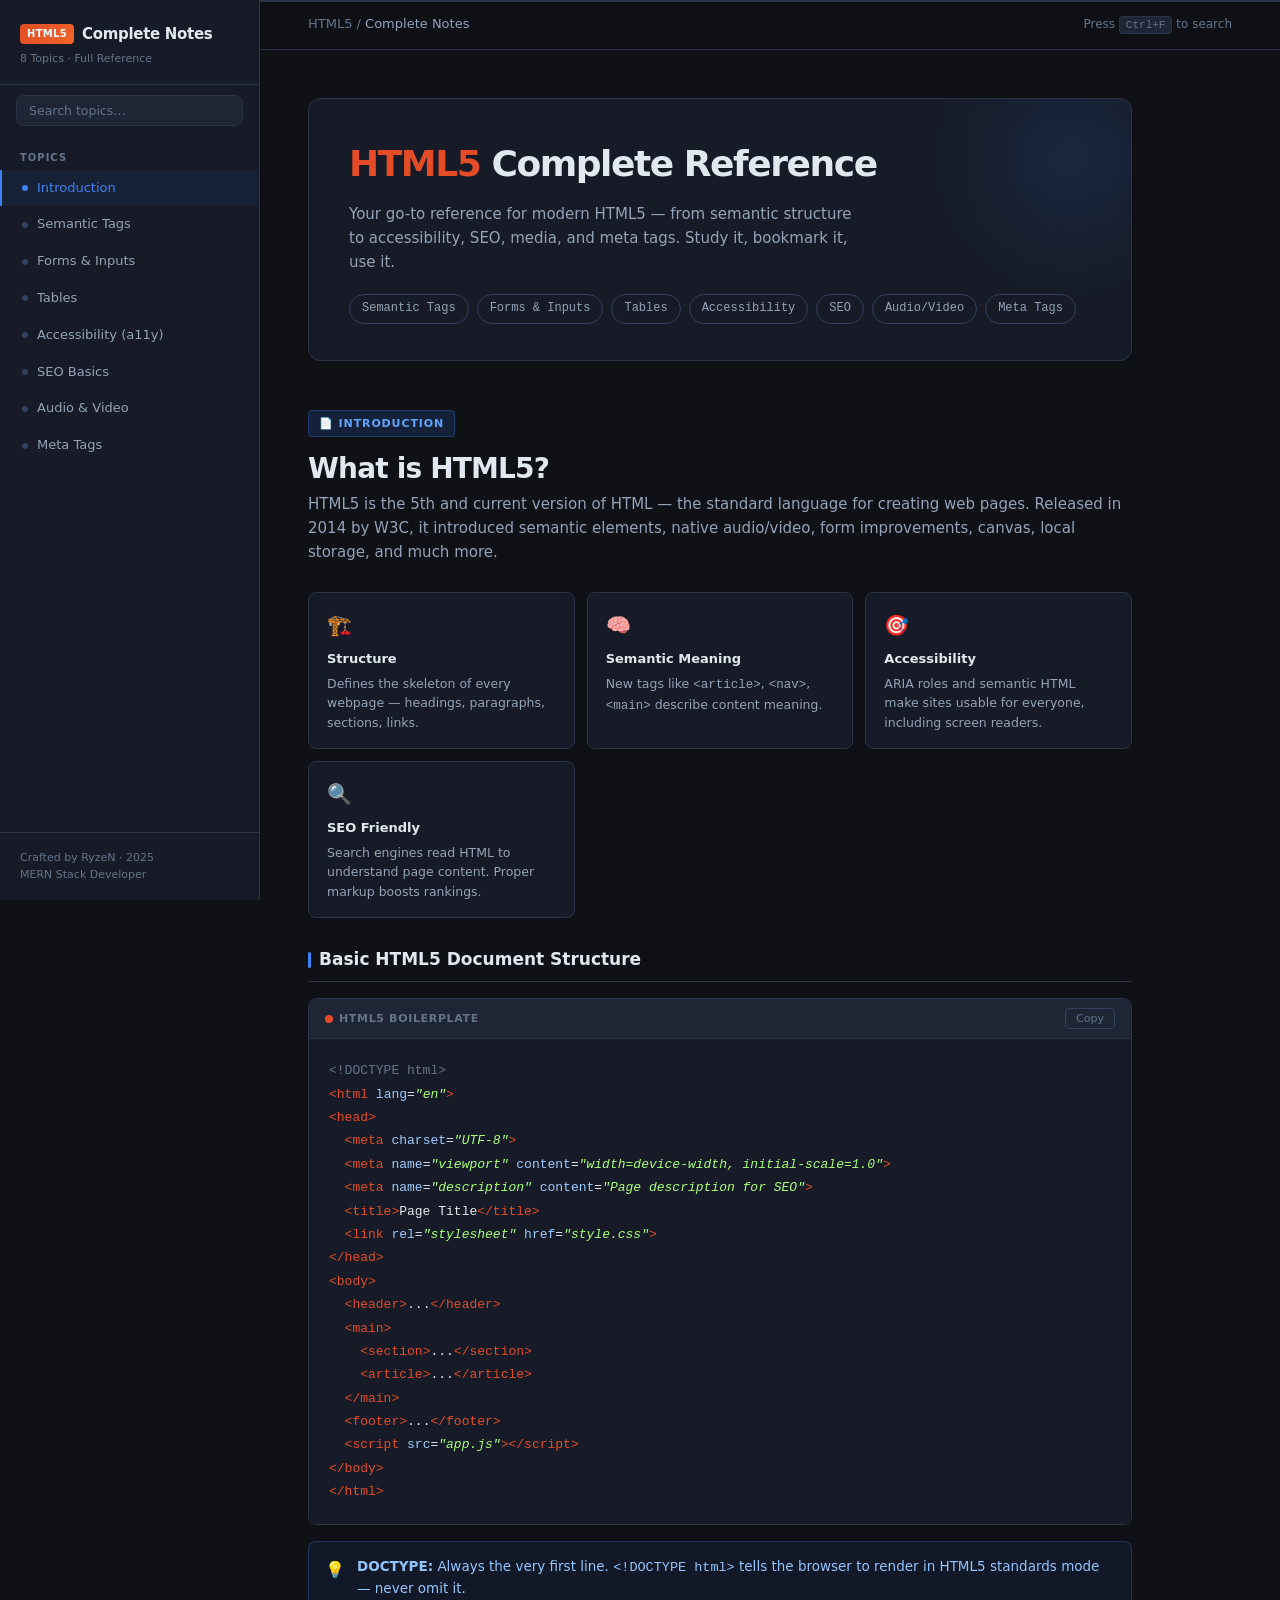
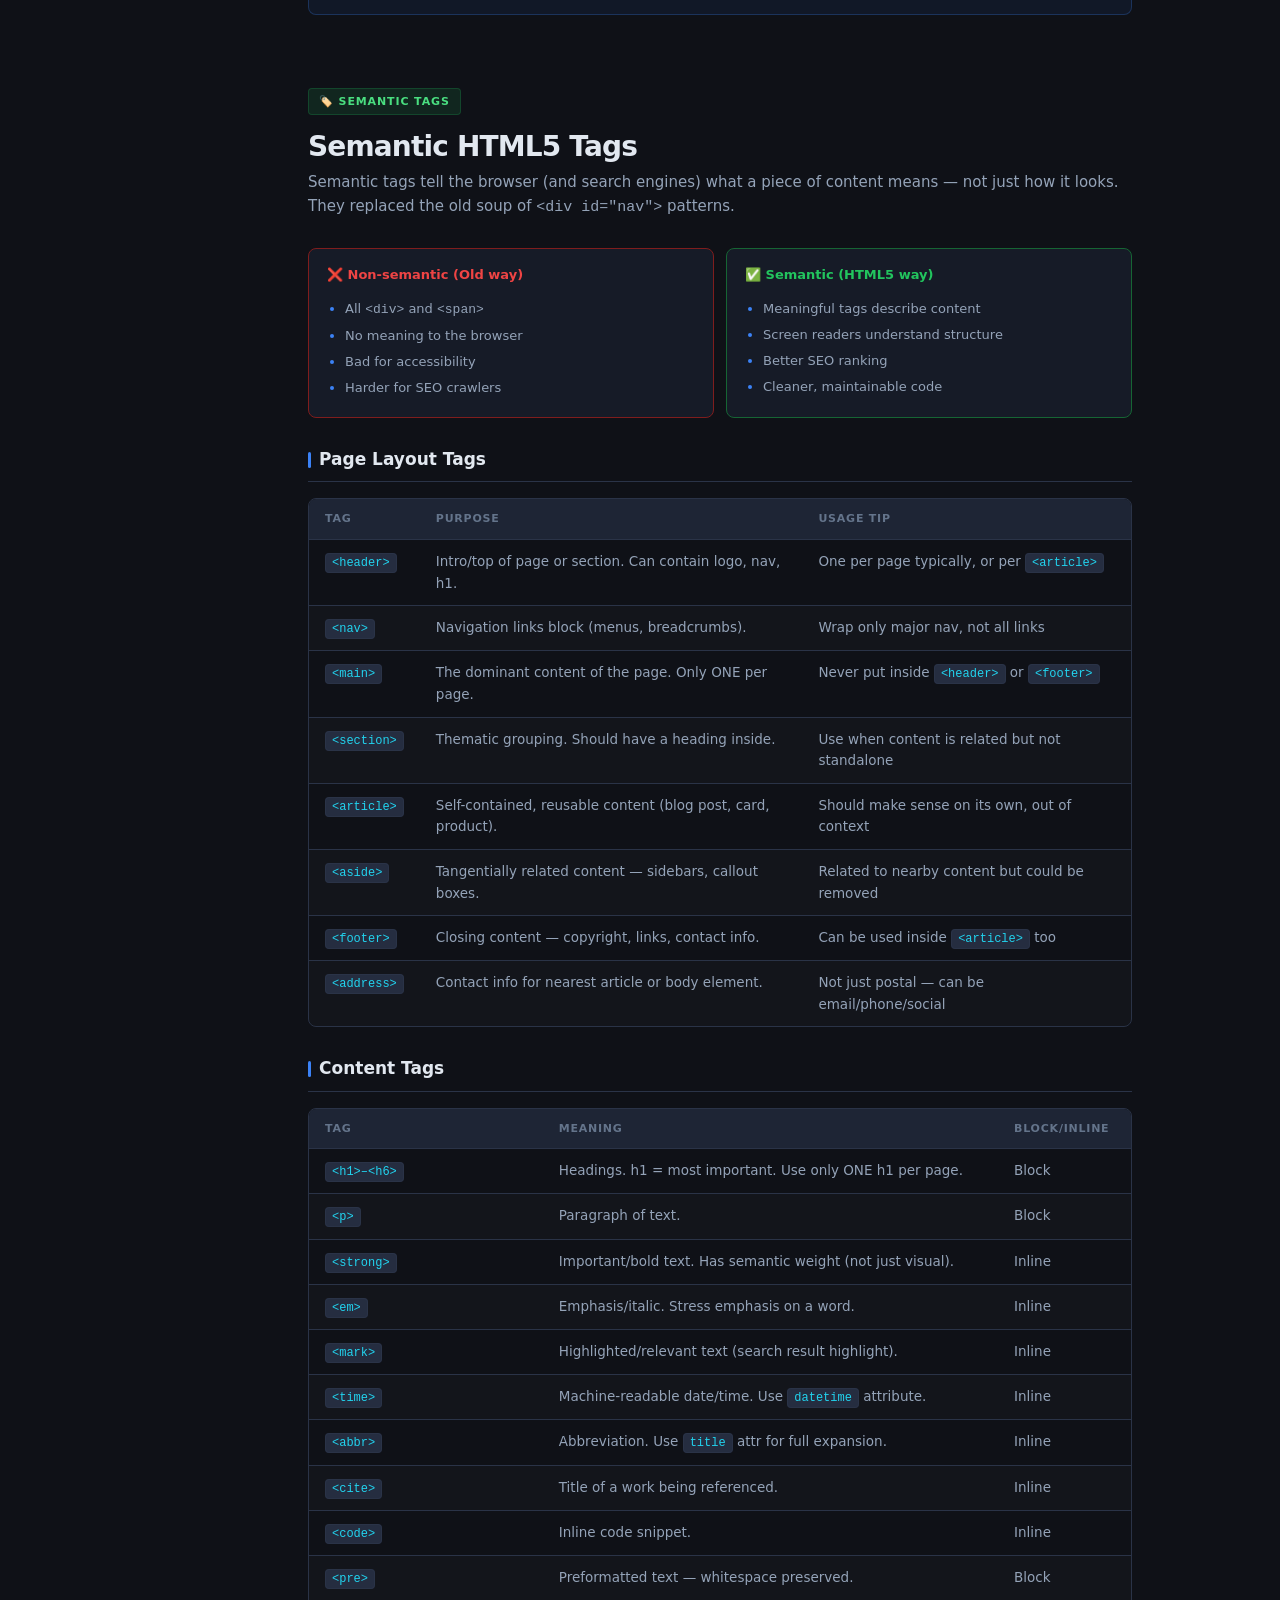
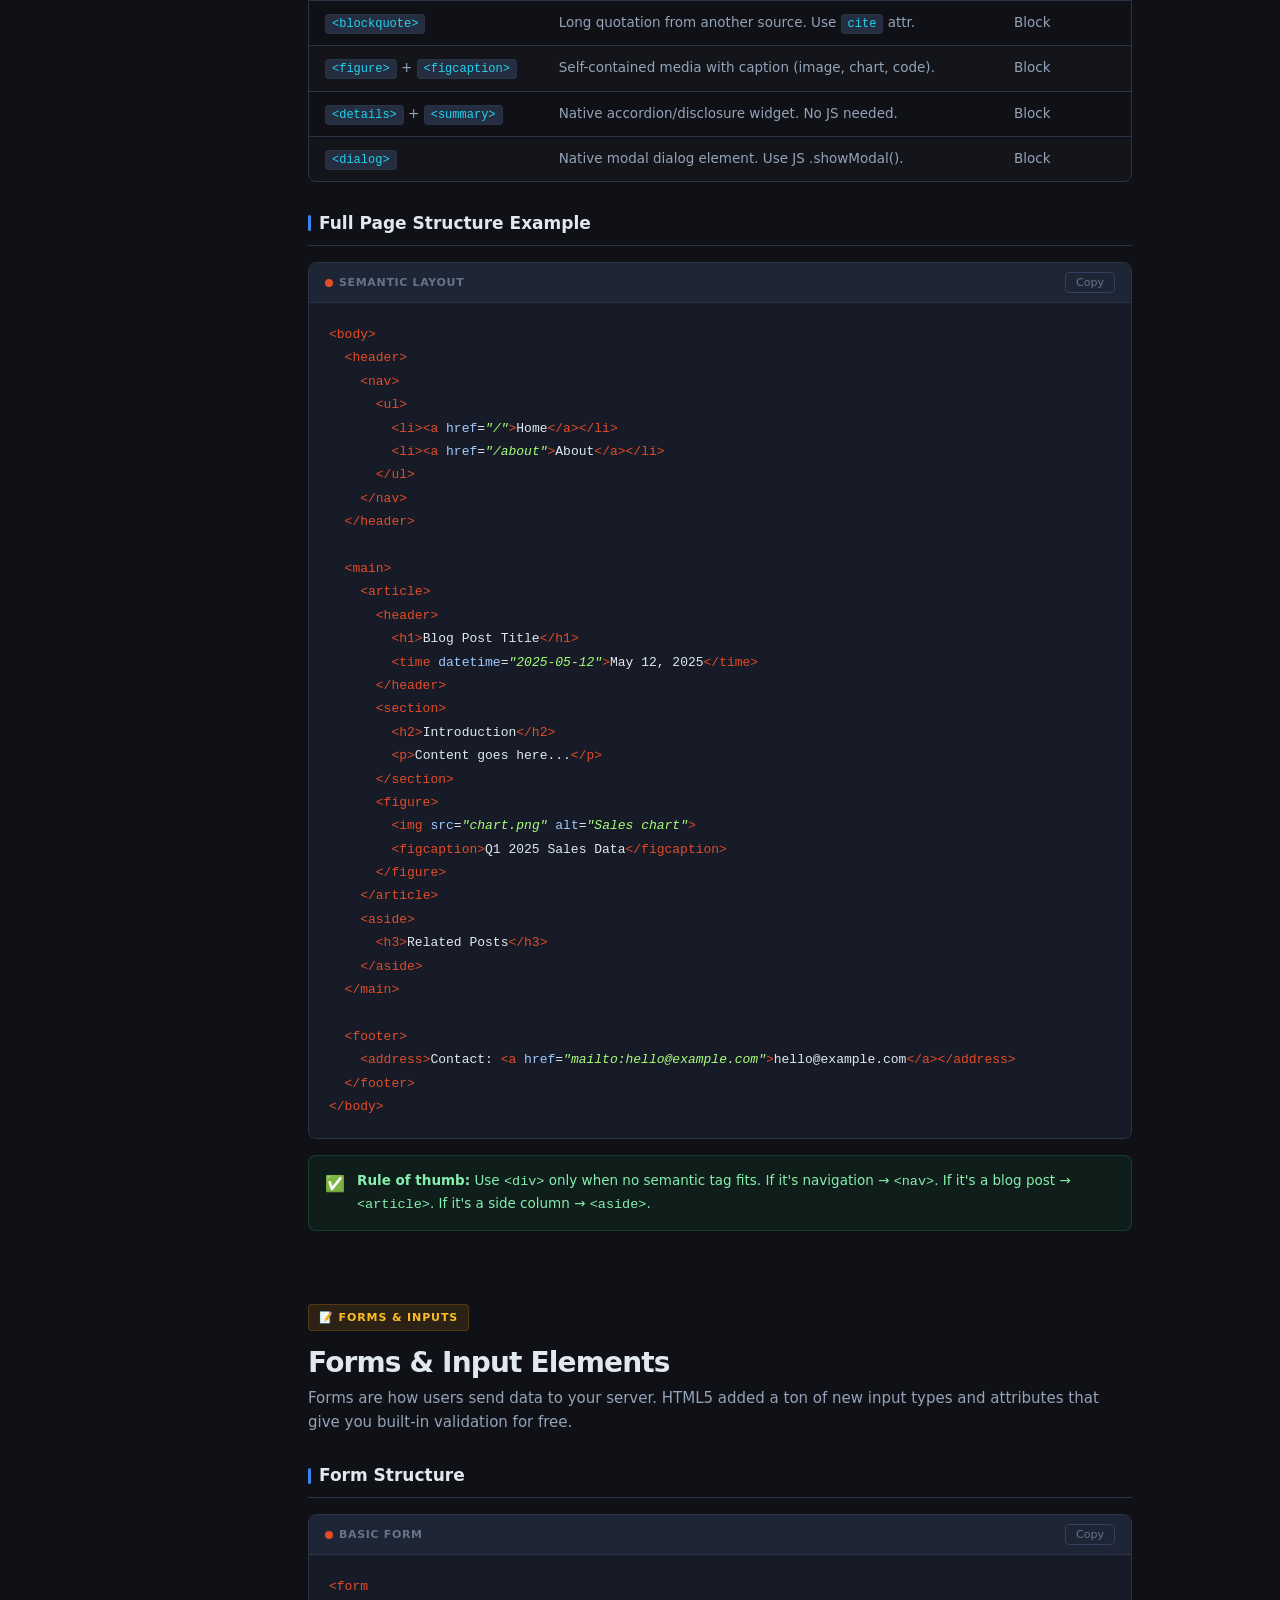
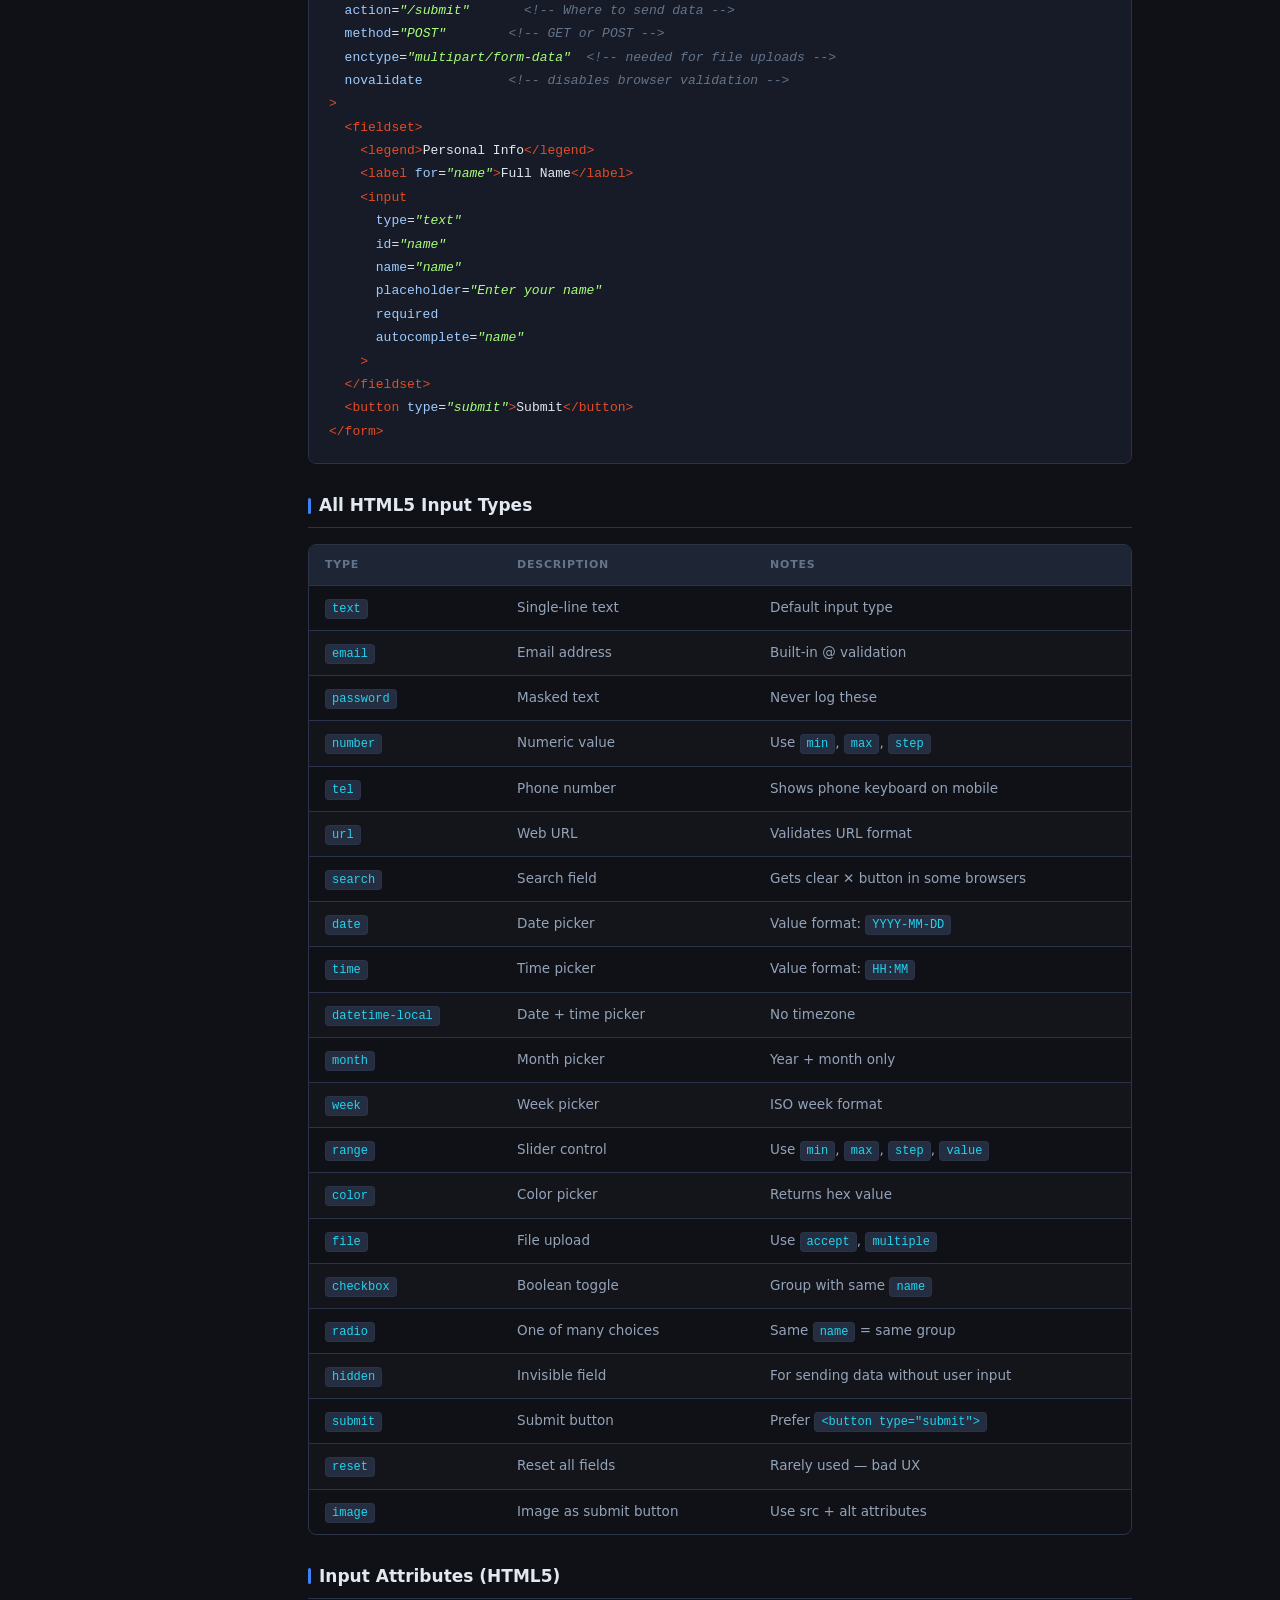
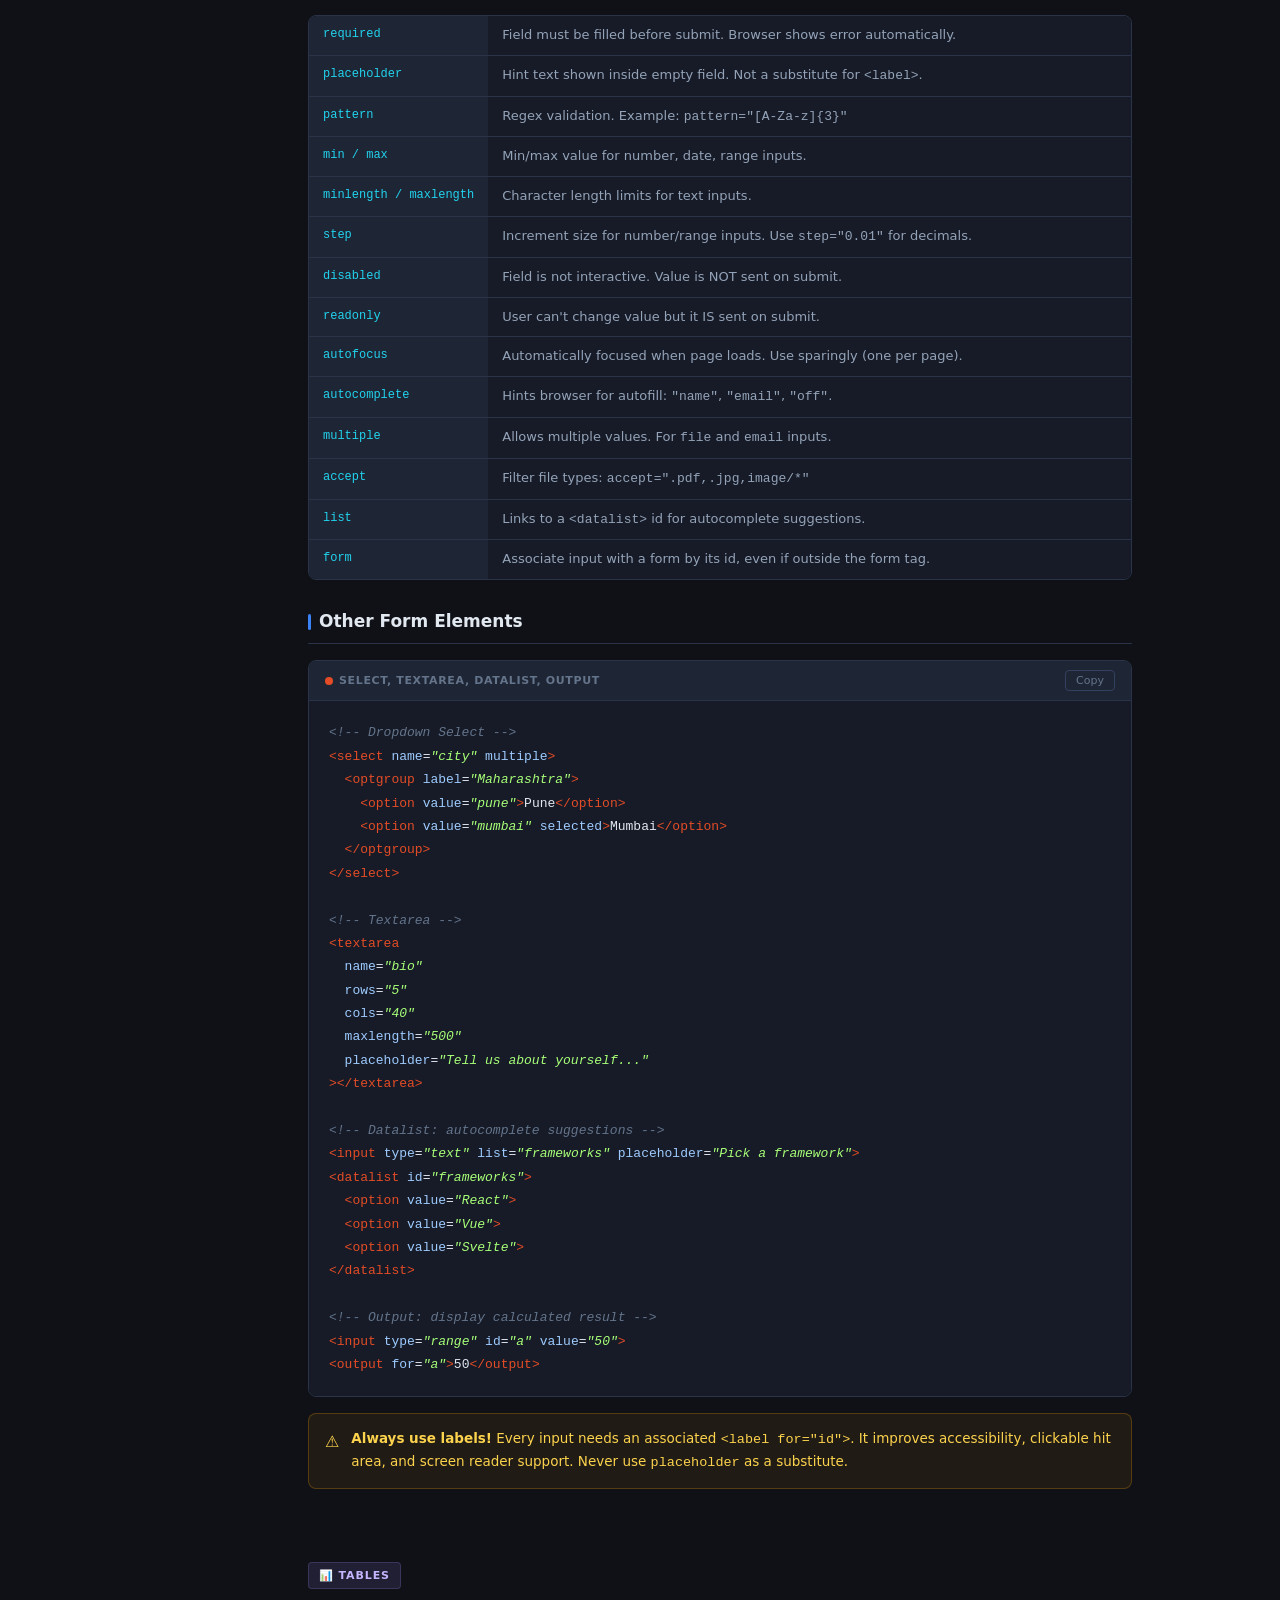
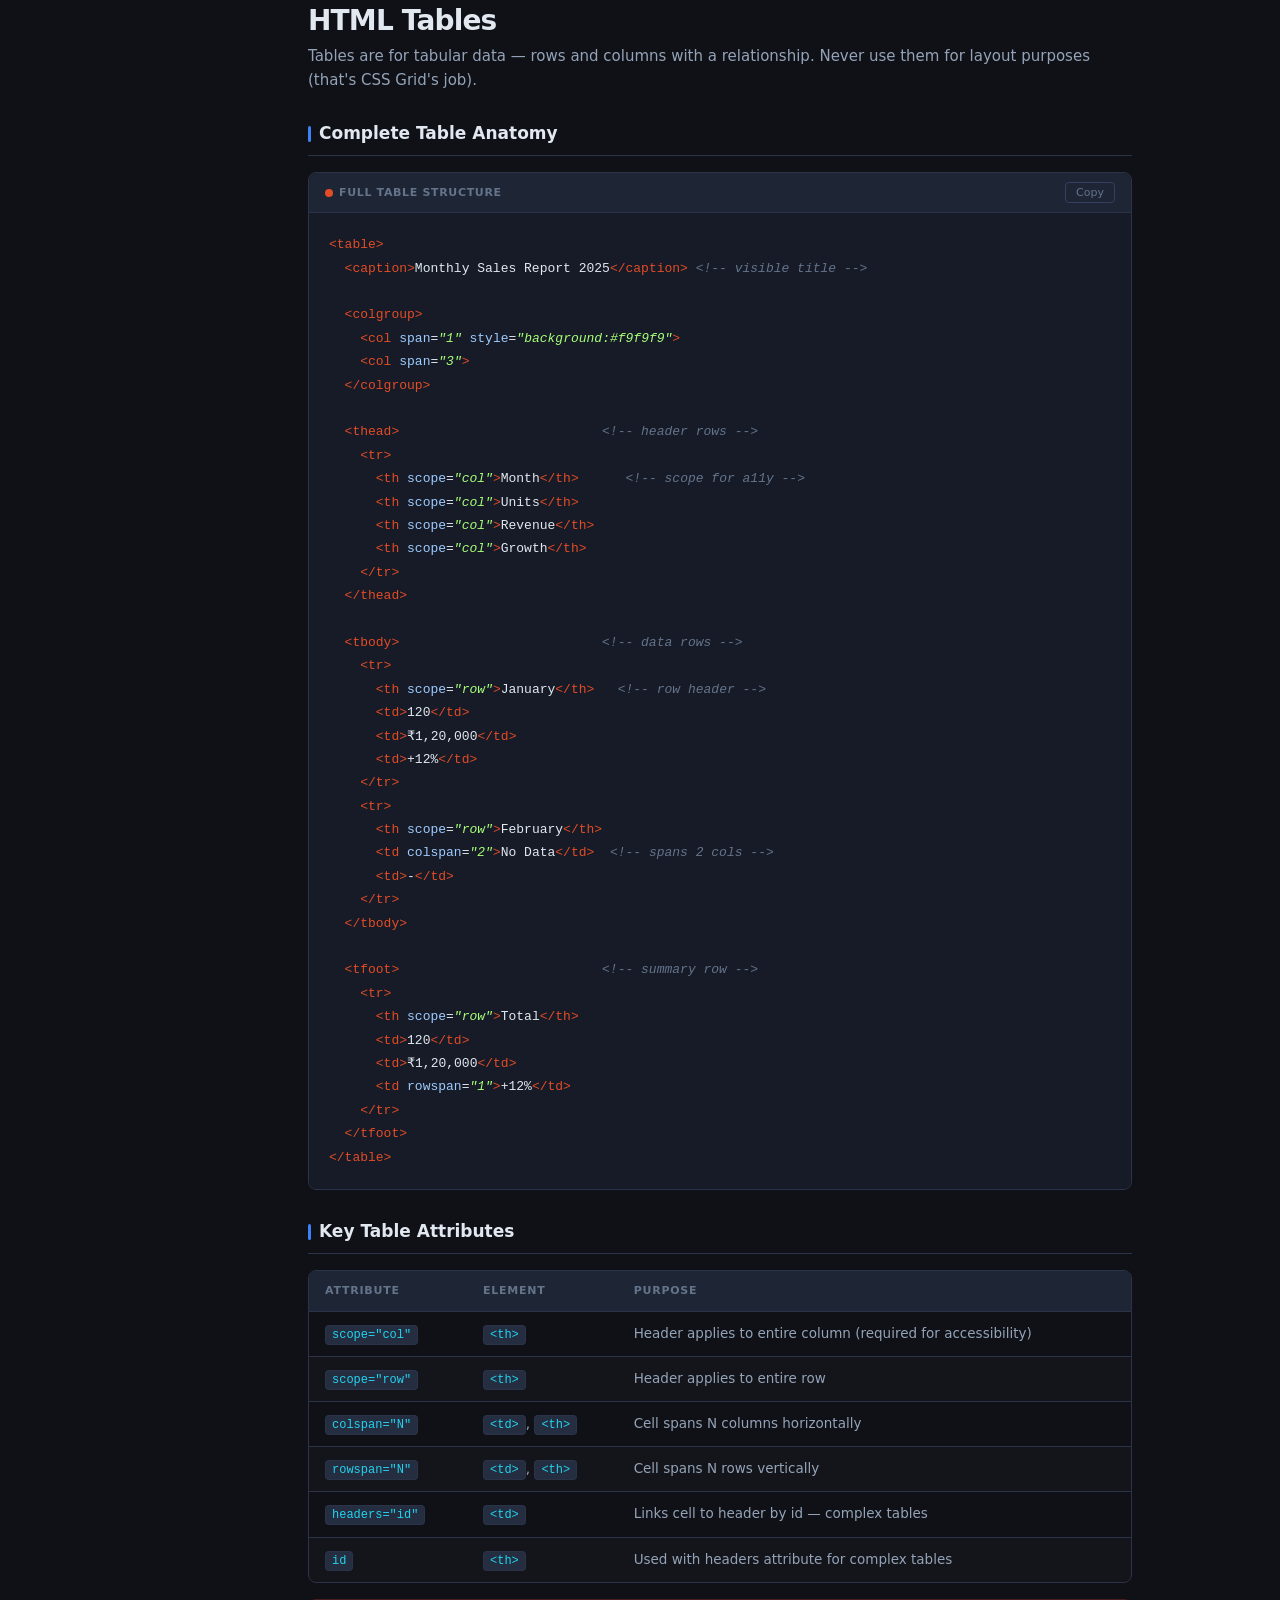
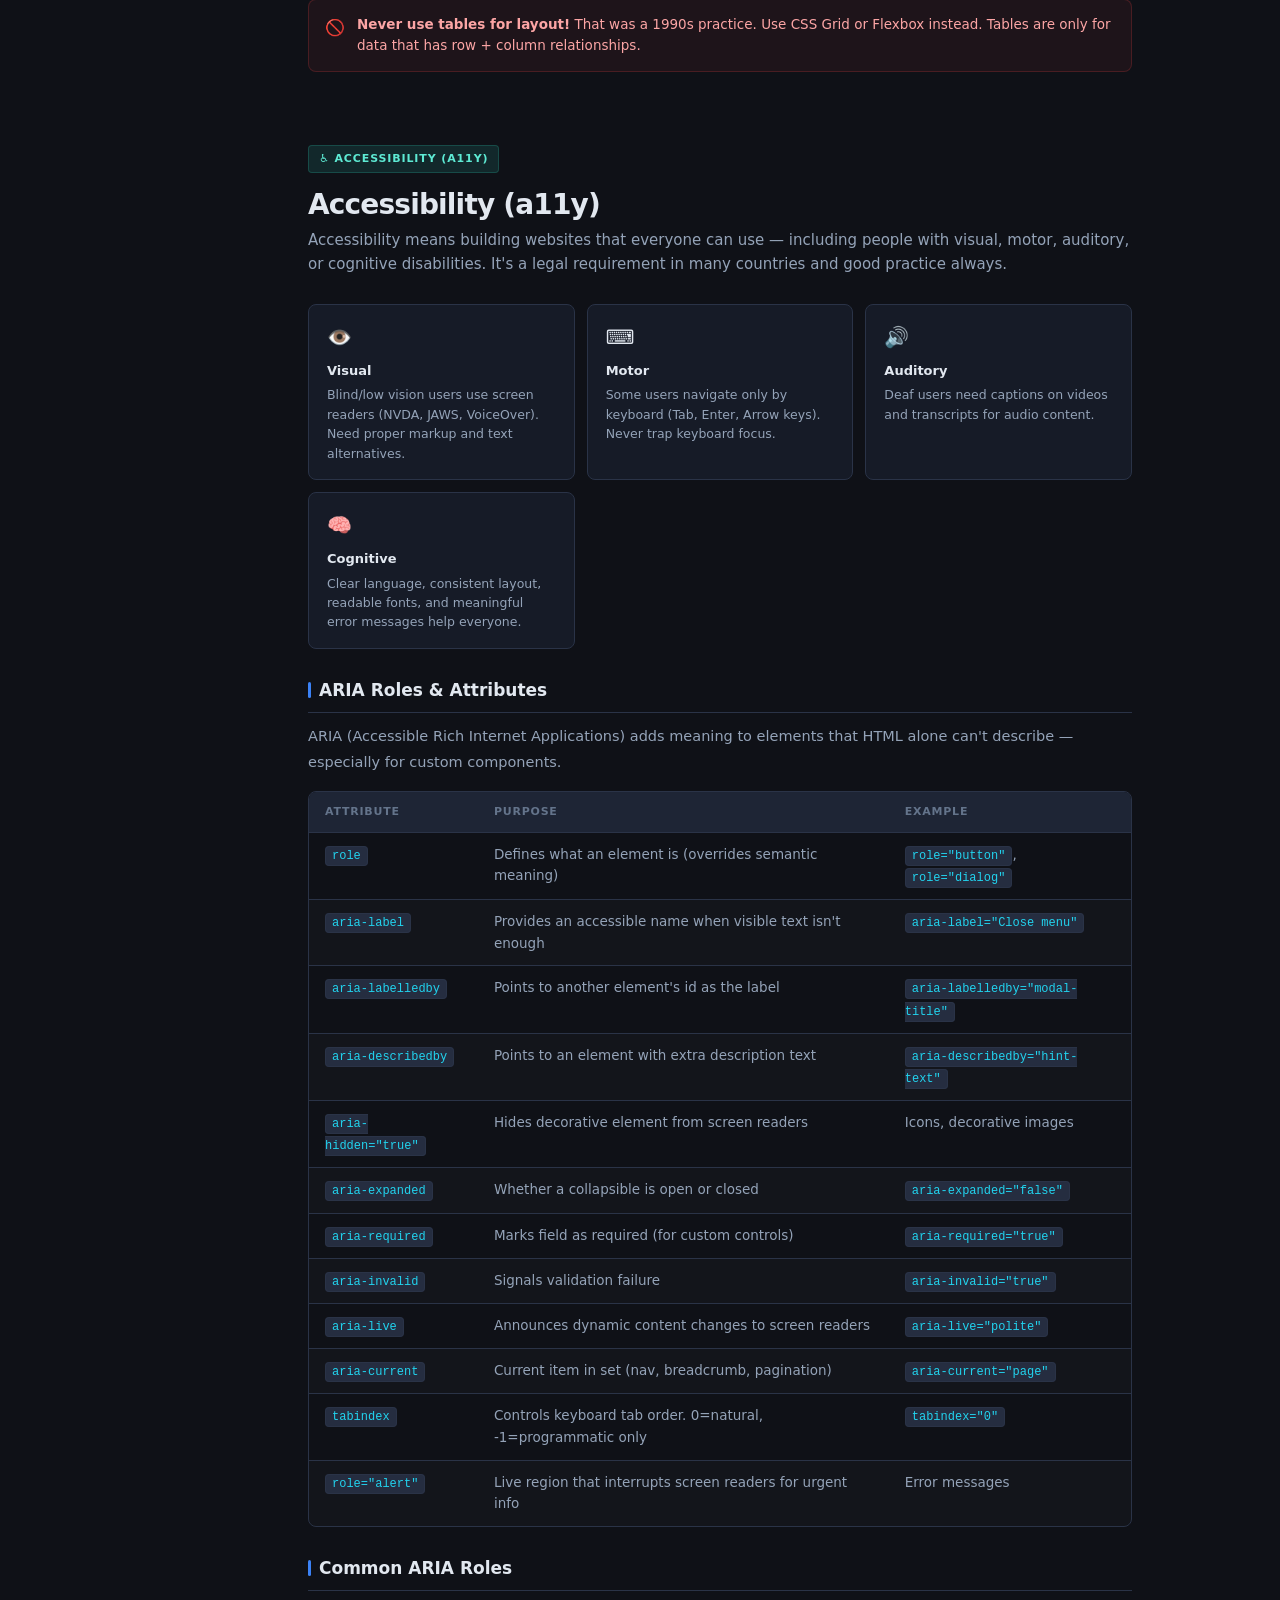
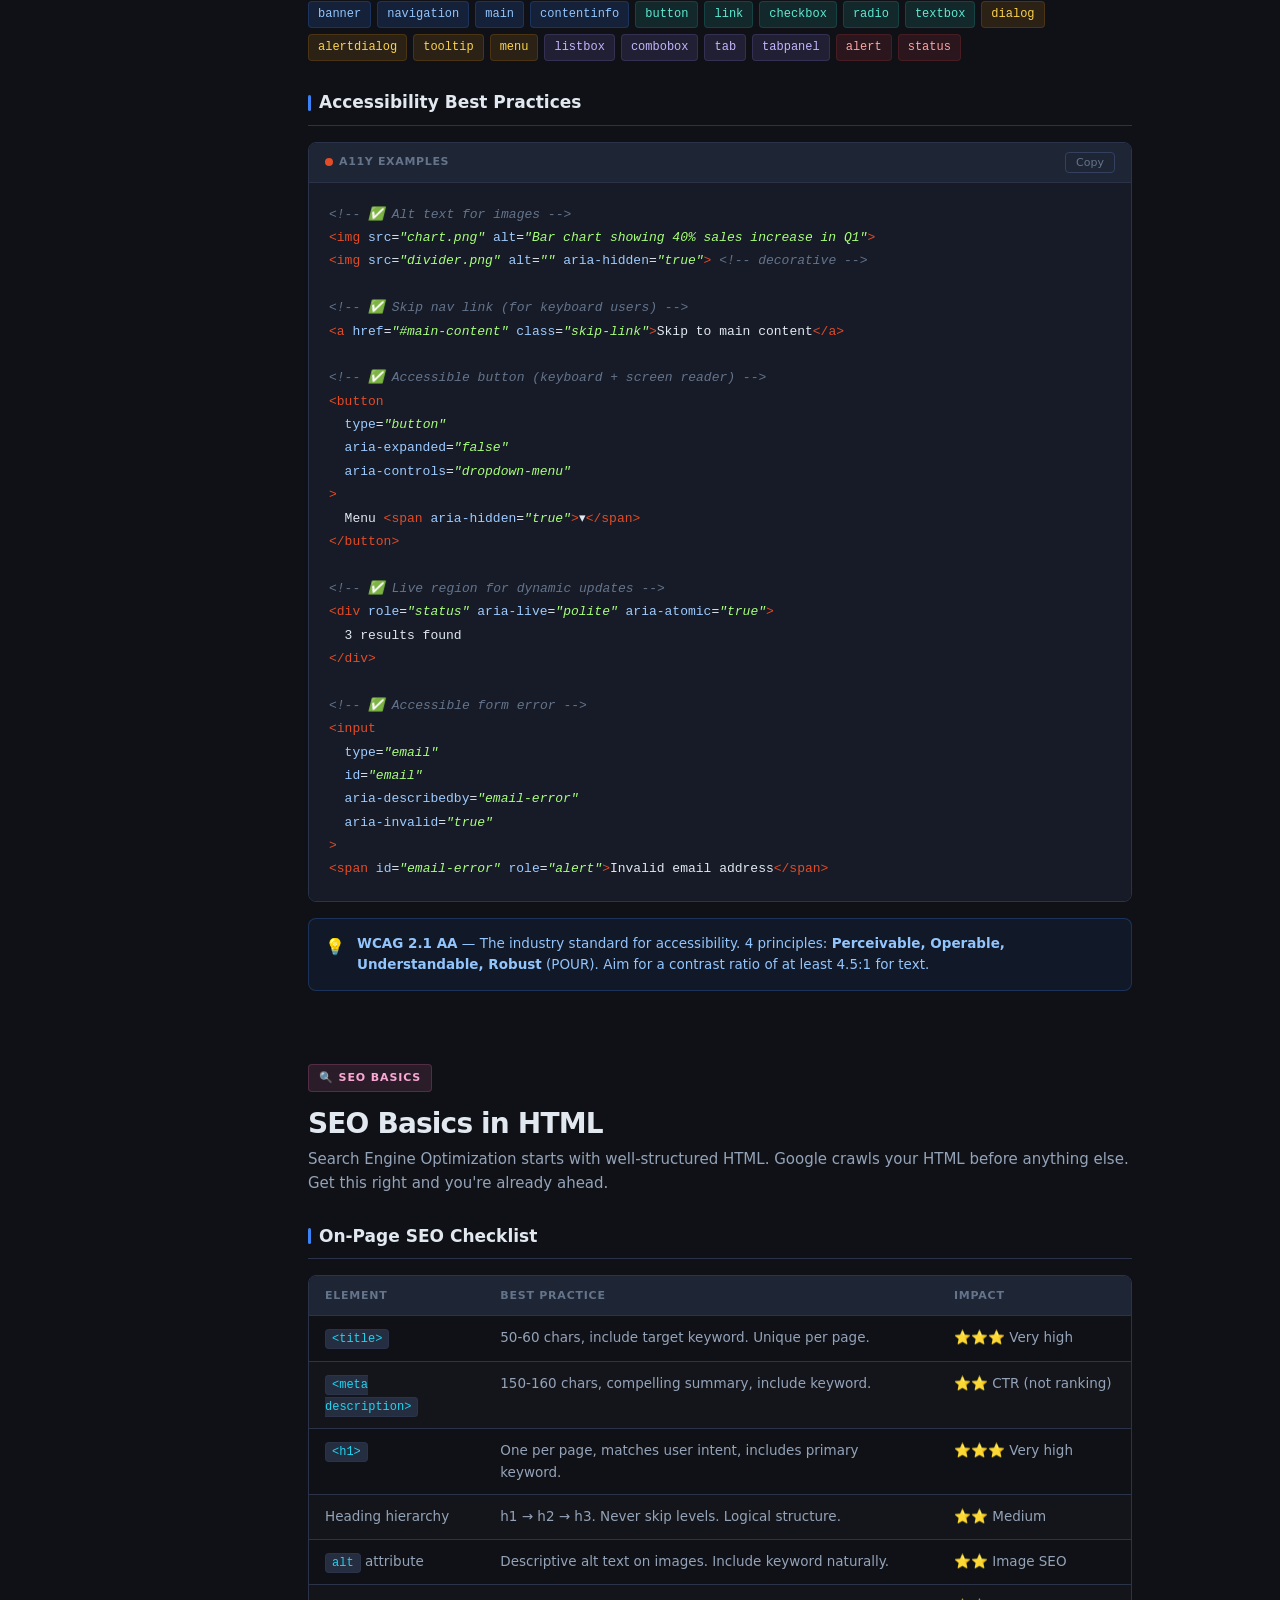
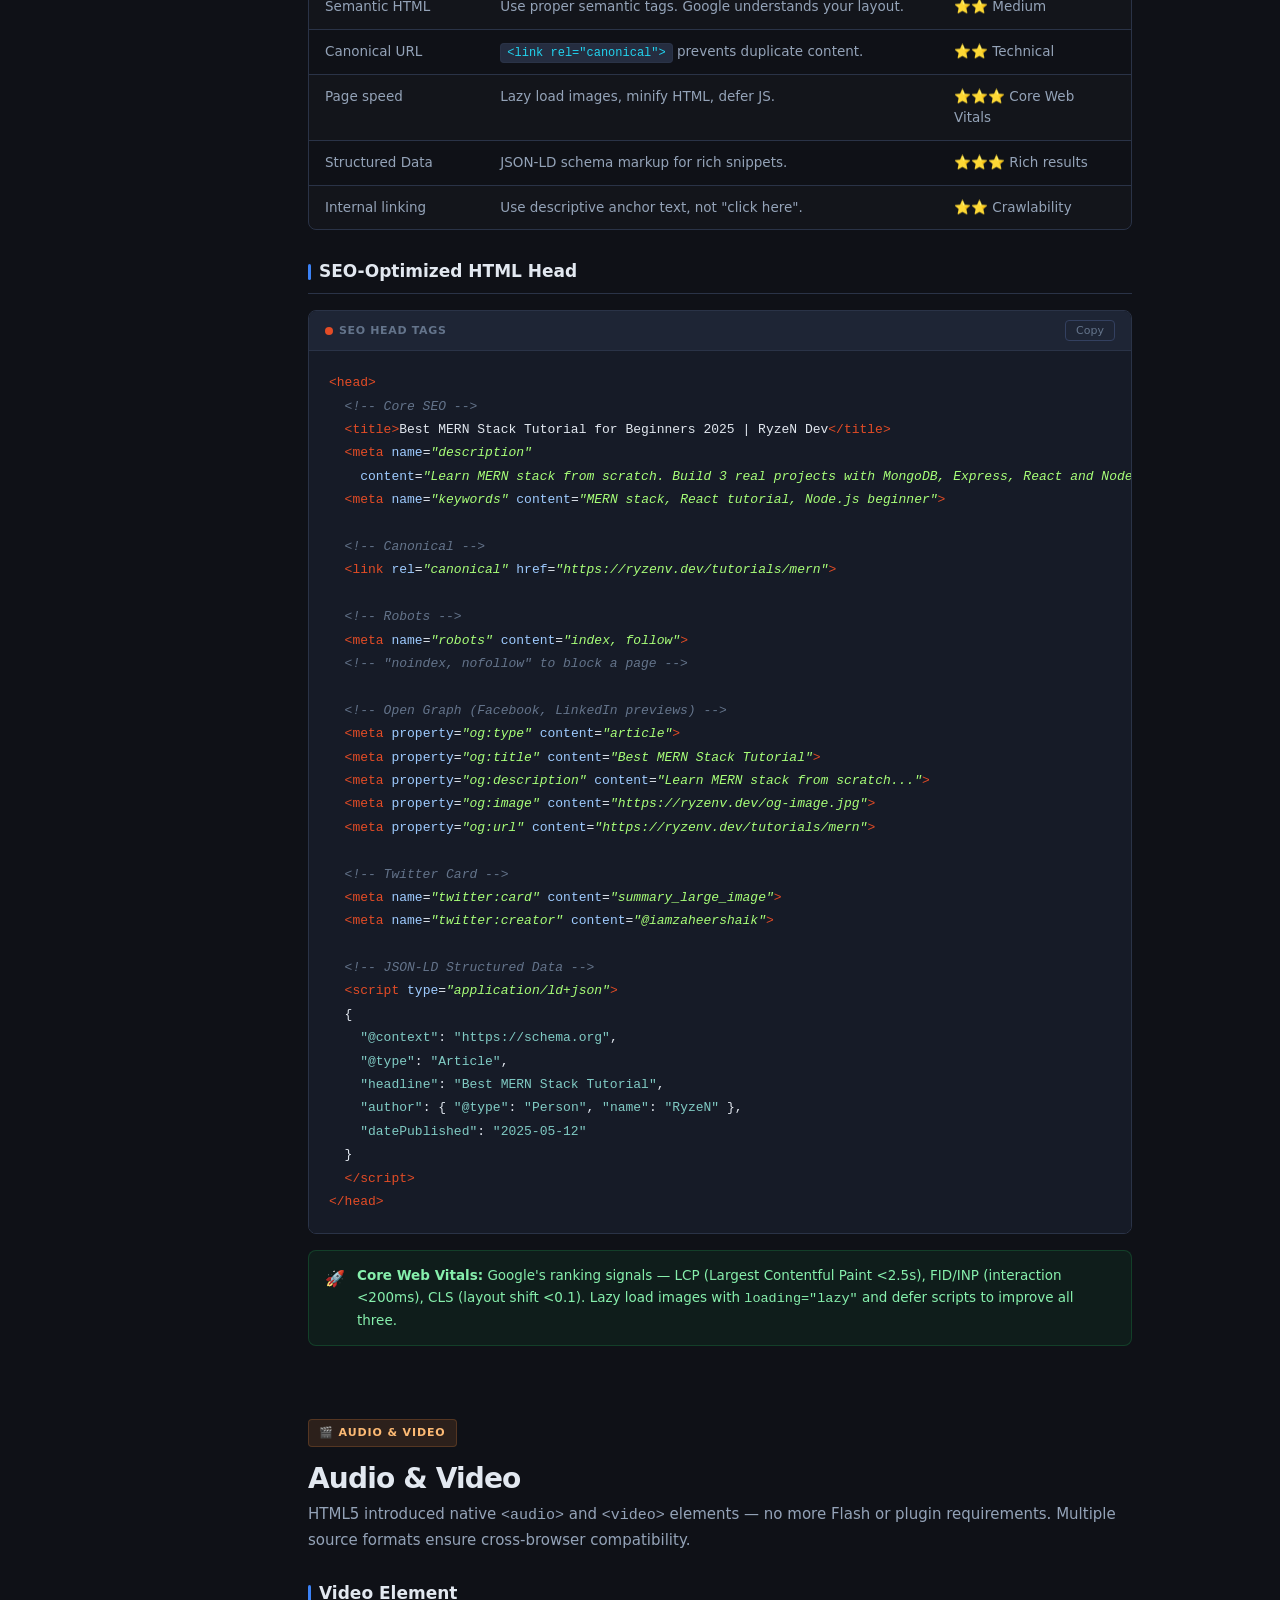
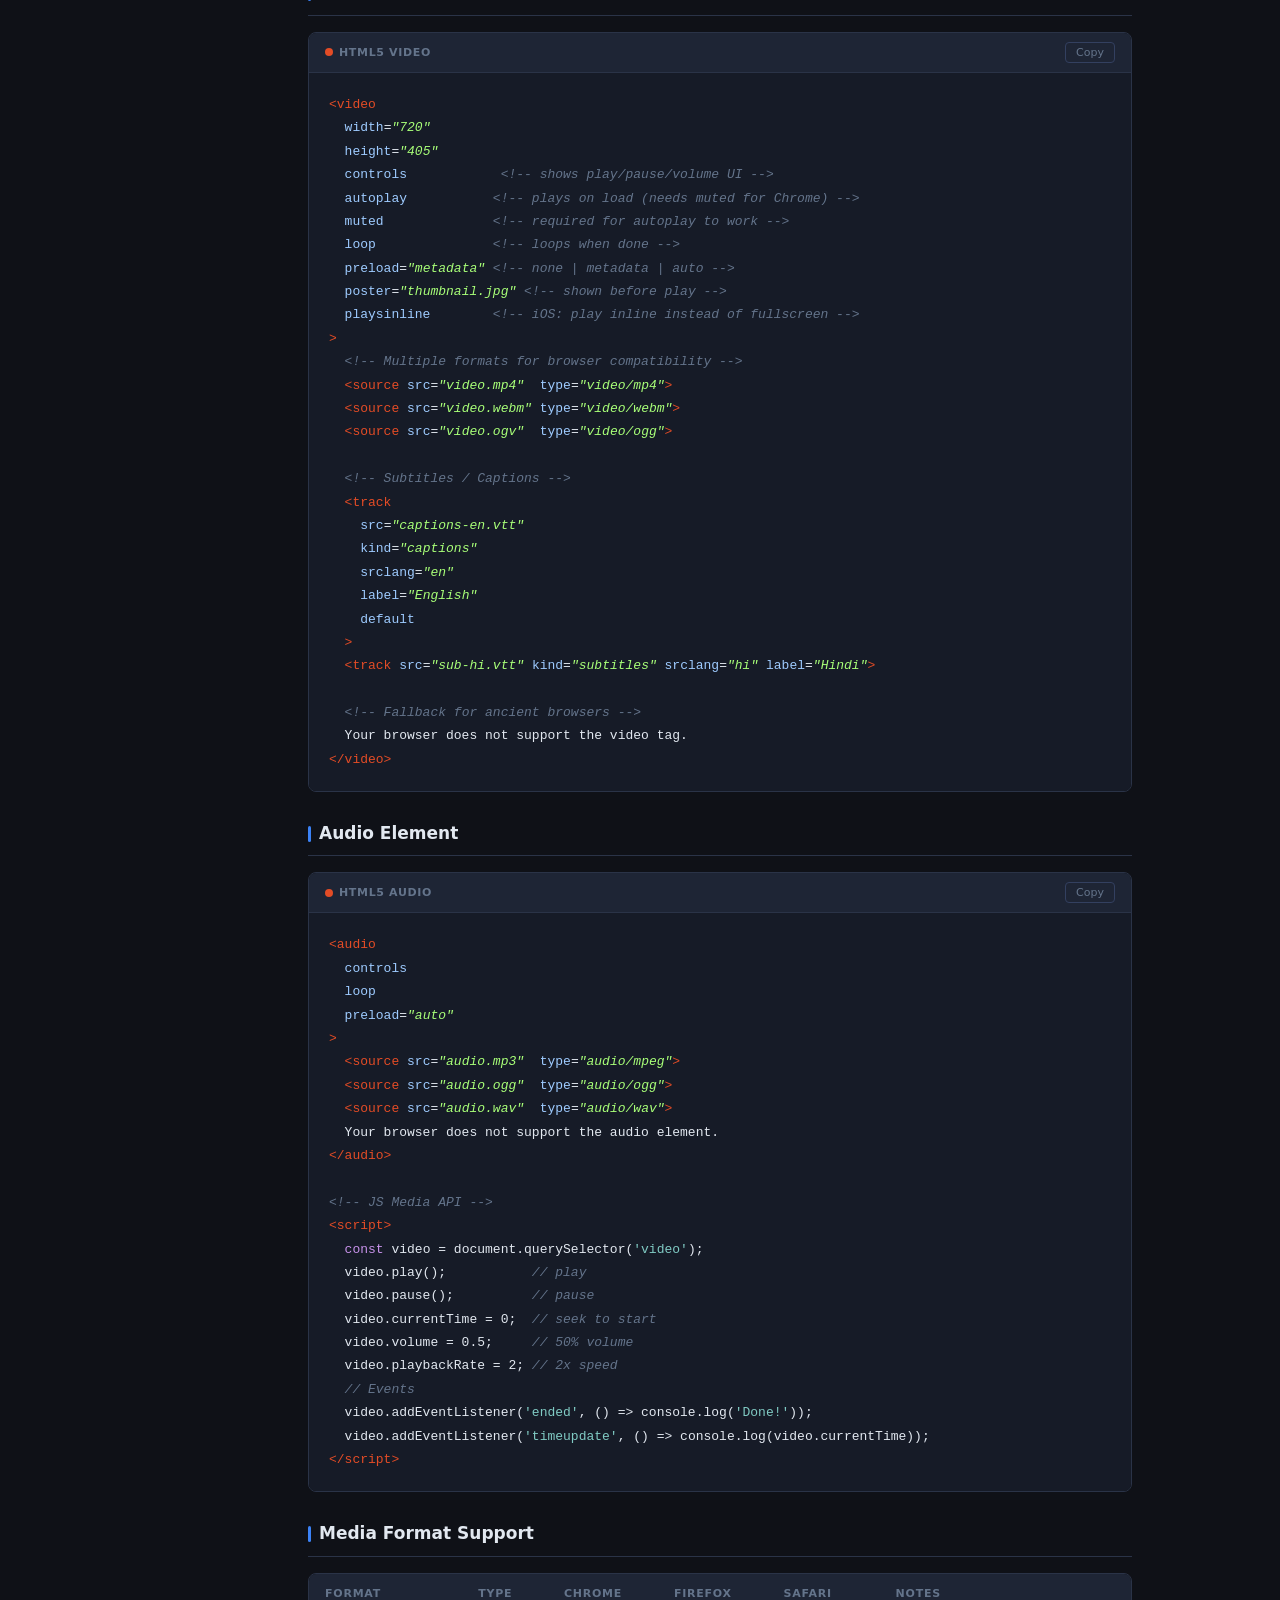
<file: html/html5-notes.html>
<!DOCTYPE html>
<html lang="en">
<head>
<meta charset="UTF-8">
<meta name="viewport" content="width=device-width, initial-scale=1.0">
<title>HTML5 Complete Notes — RyzeN Dev</title>
<link rel="stylesheet" href="../styles/html5-notes.css">
</head>
<body>

<div class="progress-bar"><div class="progress-fill" id="progress"></div></div>

<!-- ── SIDEBAR ── -->
<aside class="sidebar">
  <div class="sidebar-logo">
    <h1><span class="html-badge">HTML5</span> Complete Notes</h1>
    <p>8 Topics · Full Reference</p>
  </div>
  <div class="search-wrap">
    <input class="search-input" type="text" placeholder="Search topics…" id="search-input">
  </div>
  <nav class="sidebar-section">
    <div class="sidebar-section-title">Topics</div>
    <a class="nav-link active" href="#intro" onclick="setActive(this)"><span class="dot"></span>Introduction</a>
    <a class="nav-link" href="#semantic" onclick="setActive(this)"><span class="dot"></span>Semantic Tags</a>
    <a class="nav-link" href="#forms" onclick="setActive(this)"><span class="dot"></span>Forms & Inputs</a>
    <a class="nav-link" href="#tables" onclick="setActive(this)"><span class="dot"></span>Tables</a>
    <a class="nav-link" href="#accessibility" onclick="setActive(this)"><span class="dot"></span>Accessibility (a11y)</a>
    <a class="nav-link" href="#seo" onclick="setActive(this)"><span class="dot"></span>SEO Basics</a>
    <a class="nav-link" href="#media" onclick="setActive(this)"><span class="dot"></span>Audio &amp; Video</a>
    <a class="nav-link" href="#meta" onclick="setActive(this)"><span class="dot"></span>Meta Tags</a>
  </nav>
  <div class="sidebar-footer">
    Crafted by RyzeN · 2025<br>
    MERN Stack Developer
  </div>
</aside>

<!-- ── MAIN ── -->
<main class="main">
  <div class="topbar">
    <div class="topbar-breadcrumb">HTML5 / <span>Complete Notes</span></div>
    <div style="font-size:12px;color:var(--text3)">Press <kbd style="background:var(--bg3);border:1px solid var(--border);padding:2px 6px;border-radius:4px;font-size:11px">Ctrl+F</kbd> to search</div>
  </div>

  <div class="content">

    <!-- ── INTRO ── -->
    <section class="section" id="intro">
      <div class="hero">
        <h1><em>HTML5</em> Complete Reference</h1>
        <p>Your go-to reference for modern HTML5 — from semantic structure to accessibility, SEO, media, and meta tags. Study it, bookmark it, use it.</p>
        <div class="hero-tags">
          <span class="hero-tag">Semantic Tags</span>
          <span class="hero-tag">Forms & Inputs</span>
          <span class="hero-tag">Tables</span>
          <span class="hero-tag">Accessibility</span>
          <span class="hero-tag">SEO</span>
          <span class="hero-tag">Audio/Video</span>
          <span class="hero-tag">Meta Tags</span>
        </div>
      </div>

      <div class="section-badge blue">📄 Introduction</div>
      <h2 class="section-title">What is HTML5?</h2>
      <p class="section-subtitle">HTML5 is the 5th and current version of HTML — the standard language for creating web pages. Released in 2014 by W3C, it introduced semantic elements, native audio/video, form improvements, canvas, local storage, and much more.</p>

      <div class="cards">
        <div class="card">
          <div class="card-icon">🏗️</div>
          <div class="card-title">Structure</div>
          <div class="card-desc">Defines the skeleton of every webpage — headings, paragraphs, sections, links.</div>
        </div>
        <div class="card">
          <div class="card-icon">🧠</div>
          <div class="card-title">Semantic Meaning</div>
          <div class="card-desc">New tags like <code>&lt;article&gt;</code>, <code>&lt;nav&gt;</code>, <code>&lt;main&gt;</code> describe content meaning.</div>
        </div>
        <div class="card">
          <div class="card-icon">🎯</div>
          <div class="card-title">Accessibility</div>
          <div class="card-desc">ARIA roles and semantic HTML make sites usable for everyone, including screen readers.</div>
        </div>
        <div class="card">
          <div class="card-icon">🔍</div>
          <div class="card-title">SEO Friendly</div>
          <div class="card-desc">Search engines read HTML to understand page content. Proper markup boosts rankings.</div>
        </div>
      </div>

      <h3>Basic HTML5 Document Structure</h3>
      <div class="code-wrap">
        <div class="code-header">
          <span class="code-lang">HTML5 Boilerplate</span>
          <button class="copy-btn" onclick="copyCode(this)">Copy</button>
        </div>
        <pre><span class="doctype">&lt;!DOCTYPE html&gt;</span>
<span class="tag-name">&lt;html</span> <span class="attr">lang</span>=<span class="val">"en"</span><span class="tag-name">&gt;</span>
<span class="tag-name">&lt;head&gt;</span>
  <span class="tag-name">&lt;meta</span> <span class="attr">charset</span>=<span class="val">"UTF-8"</span><span class="tag-name">&gt;</span>
  <span class="tag-name">&lt;meta</span> <span class="attr">name</span>=<span class="val">"viewport"</span> <span class="attr">content</span>=<span class="val">"width=device-width, initial-scale=1.0"</span><span class="tag-name">&gt;</span>
  <span class="tag-name">&lt;meta</span> <span class="attr">name</span>=<span class="val">"description"</span> <span class="attr">content</span>=<span class="val">"Page description for SEO"</span><span class="tag-name">&gt;</span>
  <span class="tag-name">&lt;title&gt;</span>Page Title<span class="tag-name">&lt;/title&gt;</span>
  <span class="tag-name">&lt;link</span> <span class="attr">rel</span>=<span class="val">"stylesheet"</span> <span class="attr">href</span>=<span class="val">"style.css"</span><span class="tag-name">&gt;</span>
<span class="tag-name">&lt;/head&gt;</span>
<span class="tag-name">&lt;body&gt;</span>
  <span class="tag-name">&lt;header&gt;</span>...<span class="tag-name">&lt;/header&gt;</span>
  <span class="tag-name">&lt;main&gt;</span>
    <span class="tag-name">&lt;section&gt;</span>...<span class="tag-name">&lt;/section&gt;</span>
    <span class="tag-name">&lt;article&gt;</span>...<span class="tag-name">&lt;/article&gt;</span>
  <span class="tag-name">&lt;/main&gt;</span>
  <span class="tag-name">&lt;footer&gt;</span>...<span class="tag-name">&lt;/footer&gt;</span>
  <span class="tag-name">&lt;script</span> <span class="attr">src</span>=<span class="val">"app.js"</span><span class="tag-name">&gt;&lt;/script&gt;</span>
<span class="tag-name">&lt;/body&gt;</span>
<span class="tag-name">&lt;/html&gt;</span></pre>
      </div>
      <div class="callout info">
        <span class="callout-icon">💡</span>
        <div><strong>DOCTYPE:</strong> Always the very first line. <code>&lt;!DOCTYPE html&gt;</code> tells the browser to render in HTML5 standards mode — never omit it.</div>
      </div>
    </section>

    <!-- ── SEMANTIC TAGS ── -->
    <section class="section" id="semantic">
      <div class="section-badge green">🏷️ Semantic Tags</div>
      <h2 class="section-title">Semantic HTML5 Tags</h2>
      <p class="section-subtitle">Semantic tags tell the browser (and search engines) what a piece of content means — not just how it looks. They replaced the old soup of <code>&lt;div id="nav"&gt;</code> patterns.</p>

      <div class="compare">
        <div class="compare-box" style="border-color:var(--red-border)">
          <h4 style="color:var(--red)">❌ Non-semantic (Old way)</h4>
          <ul>
            <li>All <code>&lt;div&gt;</code> and <code>&lt;span&gt;</code></li>
            <li>No meaning to the browser</li>
            <li>Bad for accessibility</li>
            <li>Harder for SEO crawlers</li>
          </ul>
        </div>
        <div class="compare-box" style="border-color:var(--green-border)">
          <h4 style="color:var(--green)">✅ Semantic (HTML5 way)</h4>
          <ul>
            <li>Meaningful tags describe content</li>
            <li>Screen readers understand structure</li>
            <li>Better SEO ranking</li>
            <li>Cleaner, maintainable code</li>
          </ul>
        </div>
      </div>

      <h3>Page Layout Tags</h3>
      <div class="table-wrap">
        <table>
          <thead>
            <tr><th>Tag</th><th>Purpose</th><th>Usage Tip</th></tr>
          </thead>
          <tbody>
            <tr><td><code>&lt;header&gt;</code></td><td>Intro/top of page or section. Can contain logo, nav, h1.</td><td>One per page typically, or per <code>&lt;article&gt;</code></td></tr>
            <tr><td><code>&lt;nav&gt;</code></td><td>Navigation links block (menus, breadcrumbs).</td><td>Wrap only major nav, not all links</td></tr>
            <tr><td><code>&lt;main&gt;</code></td><td>The dominant content of the page. Only ONE per page.</td><td>Never put inside <code>&lt;header&gt;</code> or <code>&lt;footer&gt;</code></td></tr>
            <tr><td><code>&lt;section&gt;</code></td><td>Thematic grouping. Should have a heading inside.</td><td>Use when content is related but not standalone</td></tr>
            <tr><td><code>&lt;article&gt;</code></td><td>Self-contained, reusable content (blog post, card, product).</td><td>Should make sense on its own, out of context</td></tr>
            <tr><td><code>&lt;aside&gt;</code></td><td>Tangentially related content — sidebars, callout boxes.</td><td>Related to nearby content but could be removed</td></tr>
            <tr><td><code>&lt;footer&gt;</code></td><td>Closing content — copyright, links, contact info.</td><td>Can be used inside <code>&lt;article&gt;</code> too</td></tr>
            <tr><td><code>&lt;address&gt;</code></td><td>Contact info for nearest article or body element.</td><td>Not just postal — can be email/phone/social</td></tr>
          </tbody>
        </table>
      </div>

      <h3>Content Tags</h3>
      <div class="table-wrap">
        <table>
          <thead>
            <tr><th>Tag</th><th>Meaning</th><th>Block/Inline</th></tr>
          </thead>
          <tbody>
            <tr><td><code>&lt;h1&gt;–&lt;h6&gt;</code></td><td>Headings. h1 = most important. Use only ONE h1 per page.</td><td>Block</td></tr>
            <tr><td><code>&lt;p&gt;</code></td><td>Paragraph of text.</td><td>Block</td></tr>
            <tr><td><code>&lt;strong&gt;</code></td><td>Important/bold text. Has semantic weight (not just visual).</td><td>Inline</td></tr>
            <tr><td><code>&lt;em&gt;</code></td><td>Emphasis/italic. Stress emphasis on a word.</td><td>Inline</td></tr>
            <tr><td><code>&lt;mark&gt;</code></td><td>Highlighted/relevant text (search result highlight).</td><td>Inline</td></tr>
            <tr><td><code>&lt;time&gt;</code></td><td>Machine-readable date/time. Use <code>datetime</code> attribute.</td><td>Inline</td></tr>
            <tr><td><code>&lt;abbr&gt;</code></td><td>Abbreviation. Use <code>title</code> attr for full expansion.</td><td>Inline</td></tr>
            <tr><td><code>&lt;cite&gt;</code></td><td>Title of a work being referenced.</td><td>Inline</td></tr>
            <tr><td><code>&lt;code&gt;</code></td><td>Inline code snippet.</td><td>Inline</td></tr>
            <tr><td><code>&lt;pre&gt;</code></td><td>Preformatted text — whitespace preserved.</td><td>Block</td></tr>
            <tr><td><code>&lt;blockquote&gt;</code></td><td>Long quotation from another source. Use <code>cite</code> attr.</td><td>Block</td></tr>
            <tr><td><code>&lt;figure&gt;</code> + <code>&lt;figcaption&gt;</code></td><td>Self-contained media with caption (image, chart, code).</td><td>Block</td></tr>
            <tr><td><code>&lt;details&gt;</code> + <code>&lt;summary&gt;</code></td><td>Native accordion/disclosure widget. No JS needed.</td><td>Block</td></tr>
            <tr><td><code>&lt;dialog&gt;</code></td><td>Native modal dialog element. Use JS .showModal().</td><td>Block</td></tr>
          </tbody>
        </table>
      </div>

      <h3>Full Page Structure Example</h3>
      <div class="code-wrap">
        <div class="code-header">
          <span class="code-lang">Semantic Layout</span>
          <button class="copy-btn" onclick="copyCode(this)">Copy</button>
        </div>
        <pre><span class="tag-name">&lt;body&gt;</span>
  <span class="tag-name">&lt;header&gt;</span>
    <span class="tag-name">&lt;nav&gt;</span>
      <span class="tag-name">&lt;ul&gt;</span>
        <span class="tag-name">&lt;li&gt;&lt;a</span> <span class="attr">href</span>=<span class="val">"/"</span><span class="tag-name">&gt;</span>Home<span class="tag-name">&lt;/a&gt;&lt;/li&gt;</span>
        <span class="tag-name">&lt;li&gt;&lt;a</span> <span class="attr">href</span>=<span class="val">"/about"</span><span class="tag-name">&gt;</span>About<span class="tag-name">&lt;/a&gt;&lt;/li&gt;</span>
      <span class="tag-name">&lt;/ul&gt;</span>
    <span class="tag-name">&lt;/nav&gt;</span>
  <span class="tag-name">&lt;/header&gt;</span>

  <span class="tag-name">&lt;main&gt;</span>
    <span class="tag-name">&lt;article&gt;</span>
      <span class="tag-name">&lt;header&gt;</span>
        <span class="tag-name">&lt;h1&gt;</span>Blog Post Title<span class="tag-name">&lt;/h1&gt;</span>
        <span class="tag-name">&lt;time</span> <span class="attr">datetime</span>=<span class="val">"2025-05-12"</span><span class="tag-name">&gt;</span>May 12, 2025<span class="tag-name">&lt;/time&gt;</span>
      <span class="tag-name">&lt;/header&gt;</span>
      <span class="tag-name">&lt;section&gt;</span>
        <span class="tag-name">&lt;h2&gt;</span>Introduction<span class="tag-name">&lt;/h2&gt;</span>
        <span class="tag-name">&lt;p&gt;</span>Content goes here...<span class="tag-name">&lt;/p&gt;</span>
      <span class="tag-name">&lt;/section&gt;</span>
      <span class="tag-name">&lt;figure&gt;</span>
        <span class="tag-name">&lt;img</span> <span class="attr">src</span>=<span class="val">"chart.png"</span> <span class="attr">alt</span>=<span class="val">"Sales chart"</span><span class="tag-name">&gt;</span>
        <span class="tag-name">&lt;figcaption&gt;</span>Q1 2025 Sales Data<span class="tag-name">&lt;/figcaption&gt;</span>
      <span class="tag-name">&lt;/figure&gt;</span>
    <span class="tag-name">&lt;/article&gt;</span>
    <span class="tag-name">&lt;aside&gt;</span>
      <span class="tag-name">&lt;h3&gt;</span>Related Posts<span class="tag-name">&lt;/h3&gt;</span>
    <span class="tag-name">&lt;/aside&gt;</span>
  <span class="tag-name">&lt;/main&gt;</span>

  <span class="tag-name">&lt;footer&gt;</span>
    <span class="tag-name">&lt;address&gt;</span>Contact: <span class="tag-name">&lt;a</span> <span class="attr">href</span>=<span class="val">"mailto:hello@example.com"</span><span class="tag-name">&gt;</span>hello@example.com<span class="tag-name">&lt;/a&gt;&lt;/address&gt;</span>
  <span class="tag-name">&lt;/footer&gt;</span>
<span class="tag-name">&lt;/body&gt;</span></pre>
      </div>
      <div class="callout success">
        <span class="callout-icon">✅</span>
        <div><strong>Rule of thumb:</strong> Use <code>&lt;div&gt;</code> only when no semantic tag fits. If it's navigation → <code>&lt;nav&gt;</code>. If it's a blog post → <code>&lt;article&gt;</code>. If it's a side column → <code>&lt;aside&gt;</code>.</div>
      </div>
    </section>

    <!-- ── FORMS ── -->
    <section class="section" id="forms">
      <div class="section-badge amber">📝 Forms & Inputs</div>
      <h2 class="section-title">Forms & Input Elements</h2>
      <p class="section-subtitle">Forms are how users send data to your server. HTML5 added a ton of new input types and attributes that give you built-in validation for free.</p>

      <h3>Form Structure</h3>
      <div class="code-wrap">
        <div class="code-header">
          <span class="code-lang">Basic Form</span>
          <button class="copy-btn" onclick="copyCode(this)">Copy</button>
        </div>
        <pre><span class="tag-name">&lt;form</span>
  <span class="attr">action</span>=<span class="val">"/submit"</span>       <span class="comment">&lt;!-- Where to send data --&gt;</span>
  <span class="attr">method</span>=<span class="val">"POST"</span>        <span class="comment">&lt;!-- GET or POST --&gt;</span>
  <span class="attr">enctype</span>=<span class="val">"multipart/form-data"</span>  <span class="comment">&lt;!-- needed for file uploads --&gt;</span>
  <span class="attr">novalidate</span>           <span class="comment">&lt;!-- disables browser validation --&gt;</span>
<span class="tag-name">&gt;</span>
  <span class="tag-name">&lt;fieldset&gt;</span>
    <span class="tag-name">&lt;legend&gt;</span>Personal Info<span class="tag-name">&lt;/legend&gt;</span>
    <span class="tag-name">&lt;label</span> <span class="attr">for</span>=<span class="val">"name"</span><span class="tag-name">&gt;</span>Full Name<span class="tag-name">&lt;/label&gt;</span>
    <span class="tag-name">&lt;input</span>
      <span class="attr">type</span>=<span class="val">"text"</span>
      <span class="attr">id</span>=<span class="val">"name"</span>
      <span class="attr">name</span>=<span class="val">"name"</span>
      <span class="attr">placeholder</span>=<span class="val">"Enter your name"</span>
      <span class="attr">required</span>
      <span class="attr">autocomplete</span>=<span class="val">"name"</span>
    <span class="tag-name">&gt;</span>
  <span class="tag-name">&lt;/fieldset&gt;</span>
  <span class="tag-name">&lt;button</span> <span class="attr">type</span>=<span class="val">"submit"</span><span class="tag-name">&gt;</span>Submit<span class="tag-name">&lt;/button&gt;</span>
<span class="tag-name">&lt;/form&gt;</span></pre>
      </div>

      <h3>All HTML5 Input Types</h3>
      <div class="table-wrap">
        <table>
          <thead><tr><th>type</th><th>Description</th><th>Notes</th></tr></thead>
          <tbody>
            <tr><td><code>text</code></td><td>Single-line text</td><td>Default input type</td></tr>
            <tr><td><code>email</code></td><td>Email address</td><td>Built-in @ validation</td></tr>
            <tr><td><code>password</code></td><td>Masked text</td><td>Never log these</td></tr>
            <tr><td><code>number</code></td><td>Numeric value</td><td>Use <code>min</code>, <code>max</code>, <code>step</code></td></tr>
            <tr><td><code>tel</code></td><td>Phone number</td><td>Shows phone keyboard on mobile</td></tr>
            <tr><td><code>url</code></td><td>Web URL</td><td>Validates URL format</td></tr>
            <tr><td><code>search</code></td><td>Search field</td><td>Gets clear ✕ button in some browsers</td></tr>
            <tr><td><code>date</code></td><td>Date picker</td><td>Value format: <code>YYYY-MM-DD</code></td></tr>
            <tr><td><code>time</code></td><td>Time picker</td><td>Value format: <code>HH:MM</code></td></tr>
            <tr><td><code>datetime-local</code></td><td>Date + time picker</td><td>No timezone</td></tr>
            <tr><td><code>month</code></td><td>Month picker</td><td>Year + month only</td></tr>
            <tr><td><code>week</code></td><td>Week picker</td><td>ISO week format</td></tr>
            <tr><td><code>range</code></td><td>Slider control</td><td>Use <code>min</code>, <code>max</code>, <code>step</code>, <code>value</code></td></tr>
            <tr><td><code>color</code></td><td>Color picker</td><td>Returns hex value</td></tr>
            <tr><td><code>file</code></td><td>File upload</td><td>Use <code>accept</code>, <code>multiple</code></td></tr>
            <tr><td><code>checkbox</code></td><td>Boolean toggle</td><td>Group with same <code>name</code></td></tr>
            <tr><td><code>radio</code></td><td>One of many choices</td><td>Same <code>name</code> = same group</td></tr>
            <tr><td><code>hidden</code></td><td>Invisible field</td><td>For sending data without user input</td></tr>
            <tr><td><code>submit</code></td><td>Submit button</td><td>Prefer <code>&lt;button type="submit"&gt;</code></td></tr>
            <tr><td><code>reset</code></td><td>Reset all fields</td><td>Rarely used — bad UX</td></tr>
            <tr><td><code>image</code></td><td>Image as submit button</td><td>Use src + alt attributes</td></tr>
          </tbody>
        </table>
      </div>

      <h3>Input Attributes (HTML5)</h3>
      <div class="attr-grid">
        <div class="attr-row"><div class="attr-key">required</div><div class="attr-val">Field must be filled before submit. Browser shows error automatically.</div></div>
        <div class="attr-row"><div class="attr-key">placeholder</div><div class="attr-val">Hint text shown inside empty field. Not a substitute for <code>&lt;label&gt;</code>.</div></div>
        <div class="attr-row"><div class="attr-key">pattern</div><div class="attr-val">Regex validation. Example: <code>pattern="[A-Za-z]{3}"</code></div></div>
        <div class="attr-row"><div class="attr-key">min / max</div><div class="attr-val">Min/max value for number, date, range inputs.</div></div>
        <div class="attr-row"><div class="attr-key">minlength / maxlength</div><div class="attr-val">Character length limits for text inputs.</div></div>
        <div class="attr-row"><div class="attr-key">step</div><div class="attr-val">Increment size for number/range inputs. Use <code>step="0.01"</code> for decimals.</div></div>
        <div class="attr-row"><div class="attr-key">disabled</div><div class="attr-val">Field is not interactive. Value is NOT sent on submit.</div></div>
        <div class="attr-row"><div class="attr-key">readonly</div><div class="attr-val">User can't change value but it IS sent on submit.</div></div>
        <div class="attr-row"><div class="attr-key">autofocus</div><div class="attr-val">Automatically focused when page loads. Use sparingly (one per page).</div></div>
        <div class="attr-row"><div class="attr-key">autocomplete</div><div class="attr-val">Hints browser for autofill: <code>"name"</code>, <code>"email"</code>, <code>"off"</code>.</div></div>
        <div class="attr-row"><div class="attr-key">multiple</div><div class="attr-val">Allows multiple values. For <code>file</code> and <code>email</code> inputs.</div></div>
        <div class="attr-row"><div class="attr-key">accept</div><div class="attr-val">Filter file types: <code>accept=".pdf,.jpg,image/*"</code></div></div>
        <div class="attr-row"><div class="attr-key">list</div><div class="attr-val">Links to a <code>&lt;datalist&gt;</code> id for autocomplete suggestions.</div></div>
        <div class="attr-row"><div class="attr-key">form</div><div class="attr-val">Associate input with a form by its id, even if outside the form tag.</div></div>
      </div>

      <h3>Other Form Elements</h3>
      <div class="code-wrap">
        <div class="code-header">
          <span class="code-lang">select, textarea, datalist, output</span>
          <button class="copy-btn" onclick="copyCode(this)">Copy</button>
        </div>
        <pre><span class="comment">&lt;!-- Dropdown Select --&gt;</span>
<span class="tag-name">&lt;select</span> <span class="attr">name</span>=<span class="val">"city"</span> <span class="attr">multiple</span><span class="tag-name">&gt;</span>
  <span class="tag-name">&lt;optgroup</span> <span class="attr">label</span>=<span class="val">"Maharashtra"</span><span class="tag-name">&gt;</span>
    <span class="tag-name">&lt;option</span> <span class="attr">value</span>=<span class="val">"pune"</span><span class="tag-name">&gt;</span>Pune<span class="tag-name">&lt;/option&gt;</span>
    <span class="tag-name">&lt;option</span> <span class="attr">value</span>=<span class="val">"mumbai"</span> <span class="attr">selected</span><span class="tag-name">&gt;</span>Mumbai<span class="tag-name">&lt;/option&gt;</span>
  <span class="tag-name">&lt;/optgroup&gt;</span>
<span class="tag-name">&lt;/select&gt;</span>

<span class="comment">&lt;!-- Textarea --&gt;</span>
<span class="tag-name">&lt;textarea</span>
  <span class="attr">name</span>=<span class="val">"bio"</span>
  <span class="attr">rows</span>=<span class="val">"5"</span>
  <span class="attr">cols</span>=<span class="val">"40"</span>
  <span class="attr">maxlength</span>=<span class="val">"500"</span>
  <span class="attr">placeholder</span>=<span class="val">"Tell us about yourself..."</span>
<span class="tag-name">&gt;&lt;/textarea&gt;</span>

<span class="comment">&lt;!-- Datalist: autocomplete suggestions --&gt;</span>
<span class="tag-name">&lt;input</span> <span class="attr">type</span>=<span class="val">"text"</span> <span class="attr">list</span>=<span class="val">"frameworks"</span> <span class="attr">placeholder</span>=<span class="val">"Pick a framework"</span><span class="tag-name">&gt;</span>
<span class="tag-name">&lt;datalist</span> <span class="attr">id</span>=<span class="val">"frameworks"</span><span class="tag-name">&gt;</span>
  <span class="tag-name">&lt;option</span> <span class="attr">value</span>=<span class="val">"React"</span><span class="tag-name">&gt;</span>
  <span class="tag-name">&lt;option</span> <span class="attr">value</span>=<span class="val">"Vue"</span><span class="tag-name">&gt;</span>
  <span class="tag-name">&lt;option</span> <span class="attr">value</span>=<span class="val">"Svelte"</span><span class="tag-name">&gt;</span>
<span class="tag-name">&lt;/datalist&gt;</span>

<span class="comment">&lt;!-- Output: display calculated result --&gt;</span>
<span class="tag-name">&lt;input</span> <span class="attr">type</span>=<span class="val">"range"</span> <span class="attr">id</span>=<span class="val">"a"</span> <span class="attr">value</span>=<span class="val">"50"</span><span class="tag-name">&gt;</span>
<span class="tag-name">&lt;output</span> <span class="attr">for</span>=<span class="val">"a"</span><span class="tag-name">&gt;</span>50<span class="tag-name">&lt;/output&gt;</span></pre>
      </div>
      <div class="callout warning">
        <span class="callout-icon">⚠️</span>
        <div><strong>Always use labels!</strong> Every input needs an associated <code>&lt;label for="id"&gt;</code>. It improves accessibility, clickable hit area, and screen reader support. Never use <code>placeholder</code> as a substitute.</div>
      </div>
    </section>

    <!-- ── TABLES ── -->
    <section class="section" id="tables">
      <div class="section-badge purple">📊 Tables</div>
      <h2 class="section-title">HTML Tables</h2>
      <p class="section-subtitle">Tables are for tabular data — rows and columns with a relationship. Never use them for layout purposes (that's CSS Grid's job).</p>

      <h3>Complete Table Anatomy</h3>
      <div class="code-wrap">
        <div class="code-header">
          <span class="code-lang">Full Table Structure</span>
          <button class="copy-btn" onclick="copyCode(this)">Copy</button>
        </div>
        <pre><span class="tag-name">&lt;table&gt;</span>
  <span class="tag-name">&lt;caption&gt;</span>Monthly Sales Report 2025<span class="tag-name">&lt;/caption&gt;</span> <span class="comment">&lt;!-- visible title --&gt;</span>

  <span class="tag-name">&lt;colgroup&gt;</span>
    <span class="tag-name">&lt;col</span> <span class="attr">span</span>=<span class="val">"1"</span> <span class="attr">style</span>=<span class="val">"background:#f9f9f9"</span><span class="tag-name">&gt;</span>
    <span class="tag-name">&lt;col</span> <span class="attr">span</span>=<span class="val">"3"</span><span class="tag-name">&gt;</span>
  <span class="tag-name">&lt;/colgroup&gt;</span>

  <span class="tag-name">&lt;thead&gt;</span>                          <span class="comment">&lt;!-- header rows --&gt;</span>
    <span class="tag-name">&lt;tr&gt;</span>
      <span class="tag-name">&lt;th</span> <span class="attr">scope</span>=<span class="val">"col"</span><span class="tag-name">&gt;</span>Month<span class="tag-name">&lt;/th&gt;</span>      <span class="comment">&lt;!-- scope for a11y --&gt;</span>
      <span class="tag-name">&lt;th</span> <span class="attr">scope</span>=<span class="val">"col"</span><span class="tag-name">&gt;</span>Units<span class="tag-name">&lt;/th&gt;</span>
      <span class="tag-name">&lt;th</span> <span class="attr">scope</span>=<span class="val">"col"</span><span class="tag-name">&gt;</span>Revenue<span class="tag-name">&lt;/th&gt;</span>
      <span class="tag-name">&lt;th</span> <span class="attr">scope</span>=<span class="val">"col"</span><span class="tag-name">&gt;</span>Growth<span class="tag-name">&lt;/th&gt;</span>
    <span class="tag-name">&lt;/tr&gt;</span>
  <span class="tag-name">&lt;/thead&gt;</span>

  <span class="tag-name">&lt;tbody&gt;</span>                          <span class="comment">&lt;!-- data rows --&gt;</span>
    <span class="tag-name">&lt;tr&gt;</span>
      <span class="tag-name">&lt;th</span> <span class="attr">scope</span>=<span class="val">"row"</span><span class="tag-name">&gt;</span>January<span class="tag-name">&lt;/th&gt;</span>   <span class="comment">&lt;!-- row header --&gt;</span>
      <span class="tag-name">&lt;td&gt;</span>120<span class="tag-name">&lt;/td&gt;</span>
      <span class="tag-name">&lt;td&gt;</span>₹1,20,000<span class="tag-name">&lt;/td&gt;</span>
      <span class="tag-name">&lt;td&gt;</span>+12%<span class="tag-name">&lt;/td&gt;</span>
    <span class="tag-name">&lt;/tr&gt;</span>
    <span class="tag-name">&lt;tr&gt;</span>
      <span class="tag-name">&lt;th</span> <span class="attr">scope</span>=<span class="val">"row"</span><span class="tag-name">&gt;</span>February<span class="tag-name">&lt;/th&gt;</span>
      <span class="tag-name">&lt;td</span> <span class="attr">colspan</span>=<span class="val">"2"</span><span class="tag-name">&gt;</span>No Data<span class="tag-name">&lt;/td&gt;</span>  <span class="comment">&lt;!-- spans 2 cols --&gt;</span>
      <span class="tag-name">&lt;td&gt;</span>-<span class="tag-name">&lt;/td&gt;</span>
    <span class="tag-name">&lt;/tr&gt;</span>
  <span class="tag-name">&lt;/tbody&gt;</span>

  <span class="tag-name">&lt;tfoot&gt;</span>                          <span class="comment">&lt;!-- summary row --&gt;</span>
    <span class="tag-name">&lt;tr&gt;</span>
      <span class="tag-name">&lt;th</span> <span class="attr">scope</span>=<span class="val">"row"</span><span class="tag-name">&gt;</span>Total<span class="tag-name">&lt;/th&gt;</span>
      <span class="tag-name">&lt;td&gt;</span>120<span class="tag-name">&lt;/td&gt;</span>
      <span class="tag-name">&lt;td&gt;</span>₹1,20,000<span class="tag-name">&lt;/td&gt;</span>
      <span class="tag-name">&lt;td</span> <span class="attr">rowspan</span>=<span class="val">"1"</span><span class="tag-name">&gt;</span>+12%<span class="tag-name">&lt;/td&gt;</span>
    <span class="tag-name">&lt;/tr&gt;</span>
  <span class="tag-name">&lt;/tfoot&gt;</span>
<span class="tag-name">&lt;/table&gt;</span></pre>
      </div>

      <h3>Key Table Attributes</h3>
      <div class="table-wrap">
        <table>
          <thead><tr><th>Attribute</th><th>Element</th><th>Purpose</th></tr></thead>
          <tbody>
            <tr><td><code>scope="col"</code></td><td><code>&lt;th&gt;</code></td><td>Header applies to entire column (required for accessibility)</td></tr>
            <tr><td><code>scope="row"</code></td><td><code>&lt;th&gt;</code></td><td>Header applies to entire row</td></tr>
            <tr><td><code>colspan="N"</code></td><td><code>&lt;td&gt;</code>, <code>&lt;th&gt;</code></td><td>Cell spans N columns horizontally</td></tr>
            <tr><td><code>rowspan="N"</code></td><td><code>&lt;td&gt;</code>, <code>&lt;th&gt;</code></td><td>Cell spans N rows vertically</td></tr>
            <tr><td><code>headers="id"</code></td><td><code>&lt;td&gt;</code></td><td>Links cell to header by id — complex tables</td></tr>
            <tr><td><code>id</code></td><td><code>&lt;th&gt;</code></td><td>Used with headers attribute for complex tables</td></tr>
          </tbody>
        </table>
      </div>
      <div class="callout danger">
        <span class="callout-icon">🚫</span>
        <div><strong>Never use tables for layout!</strong> That was a 1990s practice. Use CSS Grid or Flexbox instead. Tables are only for data that has row + column relationships.</div>
      </div>
    </section>

    <!-- ── ACCESSIBILITY ── -->
    <section class="section" id="accessibility">
      <div class="section-badge teal">♿ Accessibility (a11y)</div>
      <h2 class="section-title">Accessibility (a11y)</h2>
      <p class="section-subtitle">Accessibility means building websites that everyone can use — including people with visual, motor, auditory, or cognitive disabilities. It's a legal requirement in many countries and good practice always.</p>

      <div class="cards">
        <div class="card">
          <div class="card-icon">👁️</div>
          <div class="card-title">Visual</div>
          <div class="card-desc">Blind/low vision users use screen readers (NVDA, JAWS, VoiceOver). Need proper markup and text alternatives.</div>
        </div>
        <div class="card">
          <div class="card-icon">⌨️</div>
          <div class="card-title">Motor</div>
          <div class="card-desc">Some users navigate only by keyboard (Tab, Enter, Arrow keys). Never trap keyboard focus.</div>
        </div>
        <div class="card">
          <div class="card-icon">🔊</div>
          <div class="card-title">Auditory</div>
          <div class="card-desc">Deaf users need captions on videos and transcripts for audio content.</div>
        </div>
        <div class="card">
          <div class="card-icon">🧠</div>
          <div class="card-title">Cognitive</div>
          <div class="card-desc">Clear language, consistent layout, readable fonts, and meaningful error messages help everyone.</div>
        </div>
      </div>

      <h3>ARIA Roles & Attributes</h3>
      <p class="prose">ARIA (Accessible Rich Internet Applications) adds meaning to elements that HTML alone can't describe — especially for custom components.</p>
      <div class="table-wrap">
        <table>
          <thead><tr><th>Attribute</th><th>Purpose</th><th>Example</th></tr></thead>
          <tbody>
            <tr><td><code>role</code></td><td>Defines what an element is (overrides semantic meaning)</td><td><code>role="button"</code>, <code>role="dialog"</code></td></tr>
            <tr><td><code>aria-label</code></td><td>Provides an accessible name when visible text isn't enough</td><td><code>aria-label="Close menu"</code></td></tr>
            <tr><td><code>aria-labelledby</code></td><td>Points to another element's id as the label</td><td><code>aria-labelledby="modal-title"</code></td></tr>
            <tr><td><code>aria-describedby</code></td><td>Points to an element with extra description text</td><td><code>aria-describedby="hint-text"</code></td></tr>
            <tr><td><code>aria-hidden="true"</code></td><td>Hides decorative element from screen readers</td><td>Icons, decorative images</td></tr>
            <tr><td><code>aria-expanded</code></td><td>Whether a collapsible is open or closed</td><td><code>aria-expanded="false"</code></td></tr>
            <tr><td><code>aria-required</code></td><td>Marks field as required (for custom controls)</td><td><code>aria-required="true"</code></td></tr>
            <tr><td><code>aria-invalid</code></td><td>Signals validation failure</td><td><code>aria-invalid="true"</code></td></tr>
            <tr><td><code>aria-live</code></td><td>Announces dynamic content changes to screen readers</td><td><code>aria-live="polite"</code></td></tr>
            <tr><td><code>aria-current</code></td><td>Current item in set (nav, breadcrumb, pagination)</td><td><code>aria-current="page"</code></td></tr>
            <tr><td><code>tabindex</code></td><td>Controls keyboard tab order. 0=natural, -1=programmatic only</td><td><code>tabindex="0"</code></td></tr>
            <tr><td><code>role="alert"</code></td><td>Live region that interrupts screen readers for urgent info</td><td>Error messages</td></tr>
          </tbody>
        </table>
      </div>

      <h3>Common ARIA Roles</h3>
      <div class="tag-row">
        <span class="t-badge t-blue">banner</span>
        <span class="t-badge t-blue">navigation</span>
        <span class="t-badge t-blue">main</span>
        <span class="t-badge t-blue">contentinfo</span>
        <span class="t-badge t-teal">button</span>
        <span class="t-badge t-teal">link</span>
        <span class="t-badge t-teal">checkbox</span>
        <span class="t-badge t-teal">radio</span>
        <span class="t-badge t-teal">textbox</span>
        <span class="t-badge t-amber">dialog</span>
        <span class="t-badge t-amber">alertdialog</span>
        <span class="t-badge t-amber">tooltip</span>
        <span class="t-badge t-amber">menu</span>
        <span class="t-badge t-purple">listbox</span>
        <span class="t-badge t-purple">combobox</span>
        <span class="t-badge t-purple">tab</span>
        <span class="t-badge t-purple">tabpanel</span>
        <span class="t-badge t-red">alert</span>
        <span class="t-badge t-red">status</span>
      </div>

      <h3>Accessibility Best Practices</h3>
      <div class="code-wrap">
        <div class="code-header">
          <span class="code-lang">a11y examples</span>
          <button class="copy-btn" onclick="copyCode(this)">Copy</button>
        </div>
        <pre><span class="comment">&lt;!-- ✅ Alt text for images --&gt;</span>
<span class="tag-name">&lt;img</span> <span class="attr">src</span>=<span class="val">"chart.png"</span> <span class="attr">alt</span>=<span class="val">"Bar chart showing 40% sales increase in Q1"</span><span class="tag-name">&gt;</span>
<span class="tag-name">&lt;img</span> <span class="attr">src</span>=<span class="val">"divider.png"</span> <span class="attr">alt</span>=<span class="val">""</span> <span class="attr">aria-hidden</span>=<span class="val">"true"</span><span class="tag-name">&gt;</span> <span class="comment">&lt;!-- decorative --&gt;</span>

<span class="comment">&lt;!-- ✅ Skip nav link (for keyboard users) --&gt;</span>
<span class="tag-name">&lt;a</span> <span class="attr">href</span>=<span class="val">"#main-content"</span> <span class="attr">class</span>=<span class="val">"skip-link"</span><span class="tag-name">&gt;</span>Skip to main content<span class="tag-name">&lt;/a&gt;</span>

<span class="comment">&lt;!-- ✅ Accessible button (keyboard + screen reader) --&gt;</span>
<span class="tag-name">&lt;button</span>
  <span class="attr">type</span>=<span class="val">"button"</span>
  <span class="attr">aria-expanded</span>=<span class="val">"false"</span>
  <span class="attr">aria-controls</span>=<span class="val">"dropdown-menu"</span>
<span class="tag-name">&gt;</span>
  Menu <span class="tag-name">&lt;span</span> <span class="attr">aria-hidden</span>=<span class="val">"true"</span><span class="tag-name">&gt;</span>▾<span class="tag-name">&lt;/span&gt;</span>
<span class="tag-name">&lt;/button&gt;</span>

<span class="comment">&lt;!-- ✅ Live region for dynamic updates --&gt;</span>
<span class="tag-name">&lt;div</span> <span class="attr">role</span>=<span class="val">"status"</span> <span class="attr">aria-live</span>=<span class="val">"polite"</span> <span class="attr">aria-atomic</span>=<span class="val">"true"</span><span class="tag-name">&gt;</span>
  3 results found
<span class="tag-name">&lt;/div&gt;</span>

<span class="comment">&lt;!-- ✅ Accessible form error --&gt;</span>
<span class="tag-name">&lt;input</span>
  <span class="attr">type</span>=<span class="val">"email"</span>
  <span class="attr">id</span>=<span class="val">"email"</span>
  <span class="attr">aria-describedby</span>=<span class="val">"email-error"</span>
  <span class="attr">aria-invalid</span>=<span class="val">"true"</span>
<span class="tag-name">&gt;</span>
<span class="tag-name">&lt;span</span> <span class="attr">id</span>=<span class="val">"email-error"</span> <span class="attr">role</span>=<span class="val">"alert"</span><span class="tag-name">&gt;</span>Invalid email address<span class="tag-name">&lt;/span&gt;</span></pre>
      </div>
      <div class="callout info">
        <span class="callout-icon">💡</span>
        <div><strong>WCAG 2.1 AA</strong> — The industry standard for accessibility. 4 principles: <strong>Perceivable, Operable, Understandable, Robust</strong> (POUR). Aim for a contrast ratio of at least 4.5:1 for text.</div>
      </div>
    </section>

    <!-- ── SEO ── -->
    <section class="section" id="seo">
      <div class="section-badge pink">🔍 SEO Basics</div>
      <h2 class="section-title">SEO Basics in HTML</h2>
      <p class="section-subtitle">Search Engine Optimization starts with well-structured HTML. Google crawls your HTML before anything else. Get this right and you're already ahead.</p>

      <h3>On-Page SEO Checklist</h3>
      <div class="table-wrap">
        <table>
          <thead><tr><th>Element</th><th>Best Practice</th><th>Impact</th></tr></thead>
          <tbody>
            <tr><td><code>&lt;title&gt;</code></td><td>50-60 chars, include target keyword. Unique per page.</td><td>⭐⭐⭐ Very high</td></tr>
            <tr><td><code>&lt;meta description&gt;</code></td><td>150-160 chars, compelling summary, include keyword.</td><td>⭐⭐ CTR (not ranking)</td></tr>
            <tr><td><code>&lt;h1&gt;</code></td><td>One per page, matches user intent, includes primary keyword.</td><td>⭐⭐⭐ Very high</td></tr>
            <tr><td>Heading hierarchy</td><td>h1 → h2 → h3. Never skip levels. Logical structure.</td><td>⭐⭐ Medium</td></tr>
            <tr><td><code>alt</code> attribute</td><td>Descriptive alt text on images. Include keyword naturally.</td><td>⭐⭐ Image SEO</td></tr>
            <tr><td>Semantic HTML</td><td>Use proper semantic tags. Google understands your layout.</td><td>⭐⭐ Medium</td></tr>
            <tr><td>Canonical URL</td><td><code>&lt;link rel="canonical"&gt;</code> prevents duplicate content.</td><td>⭐⭐ Technical</td></tr>
            <tr><td>Page speed</td><td>Lazy load images, minify HTML, defer JS.</td><td>⭐⭐⭐ Core Web Vitals</td></tr>
            <tr><td>Structured Data</td><td>JSON-LD schema markup for rich snippets.</td><td>⭐⭐⭐ Rich results</td></tr>
            <tr><td>Internal linking</td><td>Use descriptive anchor text, not "click here".</td><td>⭐⭐ Crawlability</td></tr>
          </tbody>
        </table>
      </div>

      <h3>SEO-Optimized HTML Head</h3>
      <div class="code-wrap">
        <div class="code-header">
          <span class="code-lang">SEO Head Tags</span>
          <button class="copy-btn" onclick="copyCode(this)">Copy</button>
        </div>
        <pre><span class="tag-name">&lt;head&gt;</span>
  <span class="comment">&lt;!-- Core SEO --&gt;</span>
  <span class="tag-name">&lt;title&gt;</span>Best MERN Stack Tutorial for Beginners 2025 | RyzeN Dev<span class="tag-name">&lt;/title&gt;</span>
  <span class="tag-name">&lt;meta</span> <span class="attr">name</span>=<span class="val">"description"</span>
    <span class="attr">content</span>=<span class="val">"Learn MERN stack from scratch. Build 3 real projects with MongoDB, Express, React and Node.js. Free tutorial with source code."</span><span class="tag-name">&gt;</span>
  <span class="tag-name">&lt;meta</span> <span class="attr">name</span>=<span class="val">"keywords"</span> <span class="attr">content</span>=<span class="val">"MERN stack, React tutorial, Node.js beginner"</span><span class="tag-name">&gt;</span>

  <span class="comment">&lt;!-- Canonical --&gt;</span>
  <span class="tag-name">&lt;link</span> <span class="attr">rel</span>=<span class="val">"canonical"</span> <span class="attr">href</span>=<span class="val">"https://ryzenv.dev/tutorials/mern"</span><span class="tag-name">&gt;</span>

  <span class="comment">&lt;!-- Robots --&gt;</span>
  <span class="tag-name">&lt;meta</span> <span class="attr">name</span>=<span class="val">"robots"</span> <span class="attr">content</span>=<span class="val">"index, follow"</span><span class="tag-name">&gt;</span>
  <span class="comment">&lt;!-- "noindex, nofollow" to block a page --&gt;</span>

  <span class="comment">&lt;!-- Open Graph (Facebook, LinkedIn previews) --&gt;</span>
  <span class="tag-name">&lt;meta</span> <span class="attr">property</span>=<span class="val">"og:type"</span> <span class="attr">content</span>=<span class="val">"article"</span><span class="tag-name">&gt;</span>
  <span class="tag-name">&lt;meta</span> <span class="attr">property</span>=<span class="val">"og:title"</span> <span class="attr">content</span>=<span class="val">"Best MERN Stack Tutorial"</span><span class="tag-name">&gt;</span>
  <span class="tag-name">&lt;meta</span> <span class="attr">property</span>=<span class="val">"og:description"</span> <span class="attr">content</span>=<span class="val">"Learn MERN stack from scratch..."</span><span class="tag-name">&gt;</span>
  <span class="tag-name">&lt;meta</span> <span class="attr">property</span>=<span class="val">"og:image"</span> <span class="attr">content</span>=<span class="val">"https://ryzenv.dev/og-image.jpg"</span><span class="tag-name">&gt;</span>
  <span class="tag-name">&lt;meta</span> <span class="attr">property</span>=<span class="val">"og:url"</span> <span class="attr">content</span>=<span class="val">"https://ryzenv.dev/tutorials/mern"</span><span class="tag-name">&gt;</span>

  <span class="comment">&lt;!-- Twitter Card --&gt;</span>
  <span class="tag-name">&lt;meta</span> <span class="attr">name</span>=<span class="val">"twitter:card"</span> <span class="attr">content</span>=<span class="val">"summary_large_image"</span><span class="tag-name">&gt;</span>
  <span class="tag-name">&lt;meta</span> <span class="attr">name</span>=<span class="val">"twitter:creator"</span> <span class="attr">content</span>=<span class="val">"@iamzaheershaik"</span><span class="tag-name">&gt;</span>

  <span class="comment">&lt;!-- JSON-LD Structured Data --&gt;</span>
  <span class="tag-name">&lt;script</span> <span class="attr">type</span>=<span class="val">"application/ld+json"</span><span class="tag-name">&gt;</span>
  {
    <span class="string">"@context"</span>: <span class="string">"https://schema.org"</span>,
    <span class="string">"@type"</span>: <span class="string">"Article"</span>,
    <span class="string">"headline"</span>: <span class="string">"Best MERN Stack Tutorial"</span>,
    <span class="string">"author"</span>: { <span class="string">"@type"</span>: <span class="string">"Person"</span>, <span class="string">"name"</span>: <span class="string">"RyzeN"</span> },
    <span class="string">"datePublished"</span>: <span class="string">"2025-05-12"</span>
  }
  <span class="tag-name">&lt;/script&gt;</span>
<span class="tag-name">&lt;/head&gt;</span></pre>
      </div>
      <div class="callout success">
        <span class="callout-icon">🚀</span>
        <div><strong>Core Web Vitals:</strong> Google's ranking signals — LCP (Largest Contentful Paint &lt;2.5s), FID/INP (interaction &lt;200ms), CLS (layout shift &lt;0.1). Lazy load images with <code>loading="lazy"</code> and defer scripts to improve all three.</div>
      </div>
    </section>

    <!-- ── AUDIO / VIDEO ── -->
    <section class="section" id="media">
      <div class="section-badge orange">🎬 Audio &amp; Video</div>
      <h2 class="section-title">Audio &amp; Video</h2>
      <p class="section-subtitle">HTML5 introduced native <code>&lt;audio&gt;</code> and <code>&lt;video&gt;</code> elements — no more Flash or plugin requirements. Multiple source formats ensure cross-browser compatibility.</p>

      <h3>Video Element</h3>
      <div class="code-wrap">
        <div class="code-header">
          <span class="code-lang">HTML5 Video</span>
          <button class="copy-btn" onclick="copyCode(this)">Copy</button>
        </div>
        <pre><span class="tag-name">&lt;video</span>
  <span class="attr">width</span>=<span class="val">"720"</span>
  <span class="attr">height</span>=<span class="val">"405"</span>
  <span class="attr">controls</span>            <span class="comment">&lt;!-- shows play/pause/volume UI --&gt;</span>
  <span class="attr">autoplay</span>           <span class="comment">&lt;!-- plays on load (needs muted for Chrome) --&gt;</span>
  <span class="attr">muted</span>              <span class="comment">&lt;!-- required for autoplay to work --&gt;</span>
  <span class="attr">loop</span>               <span class="comment">&lt;!-- loops when done --&gt;</span>
  <span class="attr">preload</span>=<span class="val">"metadata"</span> <span class="comment">&lt;!-- none | metadata | auto --&gt;</span>
  <span class="attr">poster</span>=<span class="val">"thumbnail.jpg"</span> <span class="comment">&lt;!-- shown before play --&gt;</span>
  <span class="attr">playsinline</span>        <span class="comment">&lt;!-- iOS: play inline instead of fullscreen --&gt;</span>
<span class="tag-name">&gt;</span>
  <span class="comment">&lt;!-- Multiple formats for browser compatibility --&gt;</span>
  <span class="tag-name">&lt;source</span> <span class="attr">src</span>=<span class="val">"video.mp4"</span>  <span class="attr">type</span>=<span class="val">"video/mp4"</span><span class="tag-name">&gt;</span>
  <span class="tag-name">&lt;source</span> <span class="attr">src</span>=<span class="val">"video.webm"</span> <span class="attr">type</span>=<span class="val">"video/webm"</span><span class="tag-name">&gt;</span>
  <span class="tag-name">&lt;source</span> <span class="attr">src</span>=<span class="val">"video.ogv"</span>  <span class="attr">type</span>=<span class="val">"video/ogg"</span><span class="tag-name">&gt;</span>

  <span class="comment">&lt;!-- Subtitles / Captions --&gt;</span>
  <span class="tag-name">&lt;track</span>
    <span class="attr">src</span>=<span class="val">"captions-en.vtt"</span>
    <span class="attr">kind</span>=<span class="val">"captions"</span>
    <span class="attr">srclang</span>=<span class="val">"en"</span>
    <span class="attr">label</span>=<span class="val">"English"</span>
    <span class="attr">default</span>
  <span class="tag-name">&gt;</span>
  <span class="tag-name">&lt;track</span> <span class="attr">src</span>=<span class="val">"sub-hi.vtt"</span> <span class="attr">kind</span>=<span class="val">"subtitles"</span> <span class="attr">srclang</span>=<span class="val">"hi"</span> <span class="attr">label</span>=<span class="val">"Hindi"</span><span class="tag-name">&gt;</span>

  <span class="comment">&lt;!-- Fallback for ancient browsers --&gt;</span>
  Your browser does not support the video tag.
<span class="tag-name">&lt;/video&gt;</span></pre>
      </div>

      <h3>Audio Element</h3>
      <div class="code-wrap">
        <div class="code-header">
          <span class="code-lang">HTML5 Audio</span>
          <button class="copy-btn" onclick="copyCode(this)">Copy</button>
        </div>
        <pre><span class="tag-name">&lt;audio</span>
  <span class="attr">controls</span>
  <span class="attr">loop</span>
  <span class="attr">preload</span>=<span class="val">"auto"</span>
<span class="tag-name">&gt;</span>
  <span class="tag-name">&lt;source</span> <span class="attr">src</span>=<span class="val">"audio.mp3"</span>  <span class="attr">type</span>=<span class="val">"audio/mpeg"</span><span class="tag-name">&gt;</span>
  <span class="tag-name">&lt;source</span> <span class="attr">src</span>=<span class="val">"audio.ogg"</span>  <span class="attr">type</span>=<span class="val">"audio/ogg"</span><span class="tag-name">&gt;</span>
  <span class="tag-name">&lt;source</span> <span class="attr">src</span>=<span class="val">"audio.wav"</span>  <span class="attr">type</span>=<span class="val">"audio/wav"</span><span class="tag-name">&gt;</span>
  Your browser does not support the audio element.
<span class="tag-name">&lt;/audio&gt;</span>

<span class="comment">&lt;!-- JS Media API --&gt;</span>
<span class="tag-name">&lt;script&gt;</span>
  <span class="keyword">const</span> video = document.querySelector(<span class="string">'video'</span>);
  video.play();           <span class="comment">// play</span>
  video.pause();          <span class="comment">// pause</span>
  video.currentTime = 0;  <span class="comment">// seek to start</span>
  video.volume = 0.5;     <span class="comment">// 50% volume</span>
  video.playbackRate = 2; <span class="comment">// 2x speed</span>
  <span class="comment">// Events</span>
  video.addEventListener(<span class="string">'ended'</span>, () =&gt; console.log(<span class="string">'Done!'</span>));
  video.addEventListener(<span class="string">'timeupdate'</span>, () =&gt; console.log(video.currentTime));
<span class="tag-name">&lt;/script&gt;</span></pre>
      </div>

      <h3>Media Format Support</h3>
      <div class="table-wrap">
        <table>
          <thead><tr><th>Format</th><th>Type</th><th>Chrome</th><th>Firefox</th><th>Safari</th><th>Notes</th></tr></thead>
          <tbody>
            <tr><td>MP4 (H.264)</td><td>Video</td><td>✅</td><td>✅</td><td>✅</td><td>Best universal choice</td></tr>
            <tr><td>WebM (VP9)</td><td>Video</td><td>✅</td><td>✅</td><td>⚠️ partial</td><td>Better compression, open</td></tr>
            <tr><td>OGG (Theora)</td><td>Video</td><td>✅</td><td>✅</td><td>❌</td><td>Older open format</td></tr>
            <tr><td>MP3</td><td>Audio</td><td>✅</td><td>✅</td><td>✅</td><td>Best universal choice</td></tr>
            <tr><td>OGG (Vorbis)</td><td>Audio</td><td>✅</td><td>✅</td><td>⚠️ partial</td><td>Open source</td></tr>
            <tr><td>WAV</td><td>Audio</td><td>✅</td><td>✅</td><td>✅</td><td>Large file size</td></tr>
          </tbody>
        </table>
      </div>
      <div class="callout warning">
        <span class="callout-icon">⚠️</span>
        <div><strong>Accessibility for media:</strong> Always add captions (<code>&lt;track kind="captions"&gt;</code>) for video. Provide text transcripts for audio content. Never use <code>autoplay</code> without <code>muted</code> — it will be blocked by browsers.</div>
      </div>
    </section>

    <!-- ── META TAGS ── -->
    <section class="section" id="meta">
      <div class="section-badge red">🏷️ Meta Tags</div>
      <h2 class="section-title">Meta Tags — Complete Reference</h2>
      <p class="section-subtitle">Meta tags live in <code>&lt;head&gt;</code> and give browsers, search engines, and social platforms information about your page. They are invisible to users but critical to everything else.</p>

      <h3>Essential Meta Tags</h3>
      <div class="code-wrap">
        <div class="code-header">
          <span class="code-lang">All Core Meta Tags</span>
          <button class="copy-btn" onclick="copyCode(this)">Copy</button>
        </div>
        <pre><span class="tag-name">&lt;head&gt;</span>
  <span class="comment">&lt;!── MUST-HAVE ─────────────────────────────────────────────────────────&gt;</span>

  <span class="comment">&lt;!-- Character encoding. ALWAYS first --&gt;</span>
  <span class="tag-name">&lt;meta</span> <span class="attr">charset</span>=<span class="val">"UTF-8"</span><span class="tag-name">&gt;</span>

  <span class="comment">&lt;!-- Responsive design. ALWAYS second --&gt;</span>
  <span class="tag-name">&lt;meta</span> <span class="attr">name</span>=<span class="val">"viewport"</span> <span class="attr">content</span>=<span class="val">"width=device-width, initial-scale=1.0"</span><span class="tag-name">&gt;</span>

  <span class="comment">&lt;!-- IE compatibility (legacy, rarely needed) --&gt;</span>
  <span class="tag-name">&lt;meta</span> <span class="attr">http-equiv</span>=<span class="val">"X-UA-Compatible"</span> <span class="attr">content</span>=<span class="val">"IE=edge"</span><span class="tag-name">&gt;</span>

  <span class="comment">&lt;!── SEO META ───────────────────────────────────────────────────────────&gt;</span>

  <span class="comment">&lt;!-- Page title (in &lt;title&gt; tag, not meta) --&gt;</span>
  <span class="tag-name">&lt;title&gt;</span>Page Title — Site Name<span class="tag-name">&lt;/title&gt;</span>

  <span class="comment">&lt;!-- Search engine description snippet --&gt;</span>
  <span class="tag-name">&lt;meta</span> <span class="attr">name</span>=<span class="val">"description"</span> <span class="attr">content</span>=<span class="val">"150-160 chars. Compelling summary of this page."</span><span class="tag-name">&gt;</span>

  <span class="comment">&lt;!-- Keywords (low SEO value now, still used by some engines) --&gt;</span>
  <span class="tag-name">&lt;meta</span> <span class="attr">name</span>=<span class="val">"keywords"</span> <span class="attr">content</span>=<span class="val">"keyword1, keyword2, keyword3"</span><span class="tag-name">&gt;</span>

  <span class="comment">&lt;!-- Author --&gt;</span>
  <span class="tag-name">&lt;meta</span> <span class="attr">name</span>=<span class="val">"author"</span> <span class="attr">content</span>=<span class="val">"Zaheer Shaik"</span><span class="tag-name">&gt;</span>

  <span class="comment">&lt;!-- Crawler instructions --&gt;</span>
  <span class="tag-name">&lt;meta</span> <span class="attr">name</span>=<span class="val">"robots"</span> <span class="attr">content</span>=<span class="val">"index, follow"</span><span class="tag-name">&gt;</span>
  <span class="comment">&lt;!-- Options: noindex, nofollow, noarchive, nosnippet --&gt;</span>

  <span class="comment">&lt;!-- Canonical URL --&gt;</span>
  <span class="tag-name">&lt;link</span> <span class="attr">rel</span>=<span class="val">"canonical"</span> <span class="attr">href</span>=<span class="val">"https://example.com/this-page"</span><span class="tag-name">&gt;</span>

  <span class="comment">&lt;!── OPEN GRAPH (og:) — Facebook, LinkedIn, WhatsApp previews ──────────&gt;</span>

  <span class="tag-name">&lt;meta</span> <span class="attr">property</span>=<span class="val">"og:site_name"</span>   <span class="attr">content</span>=<span class="val">"RyzeN Dev"</span><span class="tag-name">&gt;</span>
  <span class="tag-name">&lt;meta</span> <span class="attr">property</span>=<span class="val">"og:type"</span>        <span class="attr">content</span>=<span class="val">"website"</span><span class="tag-name">&gt;</span>  <span class="comment">&lt;!-- or: article, video, profile --&gt;</span>
  <span class="tag-name">&lt;meta</span> <span class="attr">property</span>=<span class="val">"og:title"</span>       <span class="attr">content</span>=<span class="val">"Page Title"</span><span class="tag-name">&gt;</span>
  <span class="tag-name">&lt;meta</span> <span class="attr">property</span>=<span class="val">"og:description"</span> <span class="attr">content</span>=<span class="val">"Page description"</span><span class="tag-name">&gt;</span>
  <span class="tag-name">&lt;meta</span> <span class="attr">property</span>=<span class="val">"og:image"</span>       <span class="attr">content</span>=<span class="val">"https://example.com/og.jpg"</span><span class="tag-name">&gt;</span>
  <span class="comment">&lt;!-- og:image should be 1200×630px --&gt;</span>
  <span class="tag-name">&lt;meta</span> <span class="attr">property</span>=<span class="val">"og:image:width"</span>  <span class="attr">content</span>=<span class="val">"1200"</span><span class="tag-name">&gt;</span>
  <span class="tag-name">&lt;meta</span> <span class="attr">property</span>=<span class="val">"og:image:height"</span> <span class="attr">content</span>=<span class="val">"630"</span><span class="tag-name">&gt;</span>
  <span class="tag-name">&lt;meta</span> <span class="attr">property</span>=<span class="val">"og:url"</span>         <span class="attr">content</span>=<span class="val">"https://example.com/this-page"</span><span class="tag-name">&gt;</span>
  <span class="tag-name">&lt;meta</span> <span class="attr">property</span>=<span class="val">"og:locale"</span>      <span class="attr">content</span>=<span class="val">"en_US"</span><span class="tag-name">&gt;</span>

  <span class="comment">&lt;!── TWITTER CARD —— Twitter/X previews ─────────────────────────────────&gt;</span>

  <span class="tag-name">&lt;meta</span> <span class="attr">name</span>=<span class="val">"twitter:card"</span>        <span class="attr">content</span>=<span class="val">"summary_large_image"</span><span class="tag-name">&gt;</span>
  <span class="comment">&lt;!-- summary | summary_large_image | app | player --&gt;</span>
  <span class="tag-name">&lt;meta</span> <span class="attr">name</span>=<span class="val">"twitter:site"</span>        <span class="attr">content</span>=<span class="val">"@iamzaheershaik"</span><span class="tag-name">&gt;</span>
  <span class="tag-name">&lt;meta</span> <span class="attr">name</span>=<span class="val">"twitter:creator"</span>     <span class="attr">content</span>=<span class="val">"@iamzaheershaik"</span><span class="tag-name">&gt;</span>
  <span class="tag-name">&lt;meta</span> <span class="attr">name</span>=<span class="val">"twitter:title"</span>       <span class="attr">content</span>=<span class="val">"Page Title"</span><span class="tag-name">&gt;</span>
  <span class="tag-name">&lt;meta</span> <span class="attr">name</span>=<span class="val">"twitter:description"</span>  <span class="attr">content</span>=<span class="val">"Page description"</span><span class="tag-name">&gt;</span>
  <span class="tag-name">&lt;meta</span> <span class="attr">name</span>=<span class="val">"twitter:image"</span>        <span class="attr">content</span>=<span class="val">"https://example.com/twitter.jpg"</span><span class="tag-name">&gt;</span>

  <span class="comment">&lt;!── PWA / MOBILE APP META ───────────────────────────────────────────────&gt;</span>

  <span class="tag-name">&lt;meta</span> <span class="attr">name</span>=<span class="val">"theme-color"</span> <span class="attr">content</span>=<span class="val">"#3b82f6"</span><span class="tag-name">&gt;</span>     <span class="comment">&lt;!-- browser chrome color --&gt;</span>
  <span class="tag-name">&lt;meta</span> <span class="attr">name</span>=<span class="val">"mobile-web-app-capable"</span> <span class="attr">content</span>=<span class="val">"yes"</span><span class="tag-name">&gt;</span>
  <span class="tag-name">&lt;meta</span> <span class="attr">name</span>=<span class="val">"apple-mobile-web-app-capable"</span> <span class="attr">content</span>=<span class="val">"yes"</span><span class="tag-name">&gt;</span>
  <span class="tag-name">&lt;meta</span> <span class="attr">name</span>=<span class="val">"apple-mobile-web-app-title"</span> <span class="attr">content</span>=<span class="val">"RyzeN"</span><span class="tag-name">&gt;</span>
  <span class="tag-name">&lt;meta</span> <span class="attr">name</span>=<span class="val">"apple-mobile-web-app-status-bar-style"</span> <span class="attr">content</span>=<span class="val">"black-translucent"</span><span class="tag-name">&gt;</span>
  <span class="tag-name">&lt;link</span> <span class="attr">rel</span>=<span class="val">"manifest"</span> <span class="attr">href</span>=<span class="val">"/manifest.json"</span><span class="tag-name">&gt;</span>

  <span class="comment">&lt;!── ICONS ───────────────────────────────────────────────────────────────&gt;</span>

  <span class="tag-name">&lt;link</span> <span class="attr">rel</span>=<span class="val">"icon"</span> <span class="attr">href</span>=<span class="val">"/favicon.ico"</span><span class="tag-name">&gt;</span>
  <span class="tag-name">&lt;link</span> <span class="attr">rel</span>=<span class="val">"icon"</span> <span class="attr">type</span>=<span class="val">"image/png"</span> <span class="attr">sizes</span>=<span class="val">"32x32"</span> <span class="attr">href</span>=<span class="val">"/favicon-32.png"</span><span class="tag-name">&gt;</span>
  <span class="tag-name">&lt;link</span> <span class="attr">rel</span>=<span class="val">"apple-touch-icon"</span> <span class="attr">href</span>=<span class="val">"/apple-icon-180.png"</span><span class="tag-name">&gt;</span>

  <span class="comment">&lt;!── PERFORMANCE ─────────────────────────────────────────────────────────&gt;</span>

  <span class="comment">&lt;!-- Preconnect to external origins you'll need --&gt;</span>
  <span class="tag-name">&lt;link</span> <span class="attr">rel</span>=<span class="val">"preconnect"</span> <span class="attr">href</span>=<span class="val">"https://fonts.googleapis.com"</span><span class="tag-name">&gt;</span>
  <span class="tag-name">&lt;link</span> <span class="attr">rel</span>=<span class="val">"preconnect"</span> <span class="attr">href</span>=<span class="val">"https://fonts.gstatic.com"</span> <span class="attr">crossorigin</span><span class="tag-name">&gt;</span>
  <span class="comment">&lt;!-- Preload critical assets --&gt;</span>
  <span class="tag-name">&lt;link</span> <span class="attr">rel</span>=<span class="val">"preload"</span> <span class="attr">href</span>=<span class="val">"hero.jpg"</span> <span class="attr">as</span>=<span class="val">"image"</span><span class="tag-name">&gt;</span>
  <span class="tag-name">&lt;link</span> <span class="attr">rel</span>=<span class="val">"preload"</span> <span class="attr">href</span>=<span class="val">"main.js"</span>  <span class="attr">as</span>=<span class="val">"script"</span><span class="tag-name">&gt;</span>
  <span class="comment">&lt;!-- DNS Prefetch --&gt;</span>
  <span class="tag-name">&lt;link</span> <span class="attr">rel</span>=<span class="val">"dns-prefetch"</span> <span class="attr">href</span>=<span class="val">"//api.example.com"</span><span class="tag-name">&gt;</span>

  <span class="comment">&lt;!── HTTP-EQUIV (browser behavior) ─────────────────────────────────────&gt;</span>

  <span class="comment">&lt;!-- Refresh page after 30 seconds --&gt;</span>
  <span class="tag-name">&lt;meta</span> <span class="attr">http-equiv</span>=<span class="val">"refresh"</span> <span class="attr">content</span>=<span class="val">"30"</span><span class="tag-name">&gt;</span>
  <span class="comment">&lt;!-- Redirect after 3 seconds --&gt;</span>
  <span class="tag-name">&lt;meta</span> <span class="attr">http-equiv</span>=<span class="val">"refresh"</span> <span class="attr">content</span>=<span class="val">"3; url=https://newsite.com"</span><span class="tag-name">&gt;</span>
  <span class="comment">&lt;!-- Content Security Policy --&gt;</span>
  <span class="tag-name">&lt;meta</span> <span class="attr">http-equiv</span>=<span class="val">"Content-Security-Policy"</span> <span class="attr">content</span>=<span class="val">"default-src 'self'"</span><span class="tag-name">&gt;</span>

<span class="tag-name">&lt;/head&gt;</span></pre>
      </div>

      <h3>Meta Tag Quick Reference</h3>
      <div class="table-wrap">
        <table>
          <thead><tr><th>Tag</th><th>Attribute</th><th>What It Does</th></tr></thead>
          <tbody>
            <tr><td><code>&lt;meta charset&gt;</code></td><td>charset</td><td>Character encoding. UTF-8 supports all languages and symbols.</td></tr>
            <tr><td><code>&lt;meta viewport&gt;</code></td><td>name</td><td>Critical for responsive design. Without it, mobile renders desktop-sized.</td></tr>
            <tr><td><code>&lt;meta description&gt;</code></td><td>name</td><td>Shown in Google search result snippets. 150-160 chars max.</td></tr>
            <tr><td><code>&lt;meta robots&gt;</code></td><td>name</td><td>index/noindex: allow/block in search. follow/nofollow: allow/block crawling links.</td></tr>
            <tr><td><code>&lt;meta theme-color&gt;</code></td><td>name</td><td>Colors the browser's address bar on mobile (Chrome, Edge).</td></tr>
            <tr><td><code>og:image</code></td><td>property</td><td>Image shown when page is shared on social media. 1200×630px recommended.</td></tr>
            <tr><td><code>twitter:card</code></td><td>name</td><td>summary = small card. summary_large_image = big card with hero image.</td></tr>
            <tr><td><code>&lt;link rel="canonical"&gt;</code></td><td>rel</td><td>Tells Google which URL is the "official" version to avoid duplicate content penalty.</td></tr>
            <tr><td><code>&lt;link rel="preconnect"&gt;</code></td><td>rel</td><td>Establishes connection to external host early. Speeds up resource loading.</td></tr>
            <tr><td><code>&lt;link rel="preload"&gt;</code></td><td>rel</td><td>Fetches critical resource immediately. Use for LCP images and key scripts.</td></tr>
            <tr><td><code>&lt;link rel="manifest"&gt;</code></td><td>rel</td><td>Links to PWA manifest.json for installable web apps.</td></tr>
          </tbody>
        </table>
      </div>

      <div class="callout success">
        <span class="callout-icon">🎯</span>
        <div><strong>Test your meta tags:</strong> Use <a href="https://metatags.io" target="_blank" style="color:var(--accent)">metatags.io</a> to preview how your page looks on Google, Facebook, Twitter, LinkedIn. Use <a href="https://search.google.com/test/rich-results" target="_blank" style="color:var(--accent)">Google Rich Results Test</a> to validate structured data.</div>
      </div>

      <!-- FINAL CHEAT SHEET -->
      <div class="divider"></div>
      <h3>⚡ Full HTML5 Cheat Sheet</h3>
      <div class="three-col" style="margin-top:12px">
        <div class="card">
          <div class="card-title" style="margin-bottom:8px">Semantic Tags</div>
          <div class="tag-row" style="gap:4px">
            <span class="t-badge t-blue" style="font-size:11px">&lt;header&gt;</span>
            <span class="t-badge t-blue" style="font-size:11px">&lt;nav&gt;</span>
            <span class="t-badge t-blue" style="font-size:11px">&lt;main&gt;</span>
            <span class="t-badge t-blue" style="font-size:11px">&lt;section&gt;</span>
            <span class="t-badge t-blue" style="font-size:11px">&lt;article&gt;</span>
            <span class="t-badge t-blue" style="font-size:11px">&lt;aside&gt;</span>
            <span class="t-badge t-blue" style="font-size:11px">&lt;footer&gt;</span>
            <span class="t-badge t-teal" style="font-size:11px">&lt;figure&gt;</span>
            <span class="t-badge t-teal" style="font-size:11px">&lt;time&gt;</span>
            <span class="t-badge t-teal" style="font-size:11px">&lt;mark&gt;</span>
            <span class="t-badge t-teal" style="font-size:11px">&lt;details&gt;</span>
          </div>
        </div>
        <div class="card">
          <div class="card-title" style="margin-bottom:8px">Form Elements</div>
          <div class="tag-row" style="gap:4px">
            <span class="t-badge t-amber" style="font-size:11px">&lt;form&gt;</span>
            <span class="t-badge t-amber" style="font-size:11px">&lt;input&gt;</span>
            <span class="t-badge t-amber" style="font-size:11px">&lt;label&gt;</span>
            <span class="t-badge t-amber" style="font-size:11px">&lt;select&gt;</span>
            <span class="t-badge t-amber" style="font-size:11px">&lt;textarea&gt;</span>
            <span class="t-badge t-amber" style="font-size:11px">&lt;button&gt;</span>
            <span class="t-badge t-orange" style="font-size:11px">&lt;fieldset&gt;</span>
            <span class="t-badge t-orange" style="font-size:11px">&lt;legend&gt;</span>
            <span class="t-badge t-orange" style="font-size:11px">&lt;datalist&gt;</span>
            <span class="t-badge t-orange" style="font-size:11px">&lt;output&gt;</span>
          </div>
        </div>
        <div class="card">
          <div class="card-title" style="margin-bottom:8px">Media &amp; Meta</div>
          <div class="tag-row" style="gap:4px">
            <span class="t-badge t-purple" style="font-size:11px">&lt;video&gt;</span>
            <span class="t-badge t-purple" style="font-size:11px">&lt;audio&gt;</span>
            <span class="t-badge t-purple" style="font-size:11px">&lt;source&gt;</span>
            <span class="t-badge t-purple" style="font-size:11px">&lt;track&gt;</span>
            <span class="t-badge t-red" style="font-size:11px">&lt;meta&gt;</span>
            <span class="t-badge t-red" style="font-size:11px">&lt;link&gt;</span>
            <span class="t-badge t-red" style="font-size:11px">&lt;title&gt;</span>
            <span class="t-badge t-gray" style="font-size:11px">&lt;script&gt;</span>
            <span class="t-badge t-gray" style="font-size:11px">&lt;style&gt;</span>
            <span class="t-badge t-gray" style="font-size:11px">&lt;noscript&gt;</span>
          </div>
        </div>
      </div>
    </section>

  </div>
</main>

<script src="../src/html5-notes.js"></script>
</body>
</html>
</file>
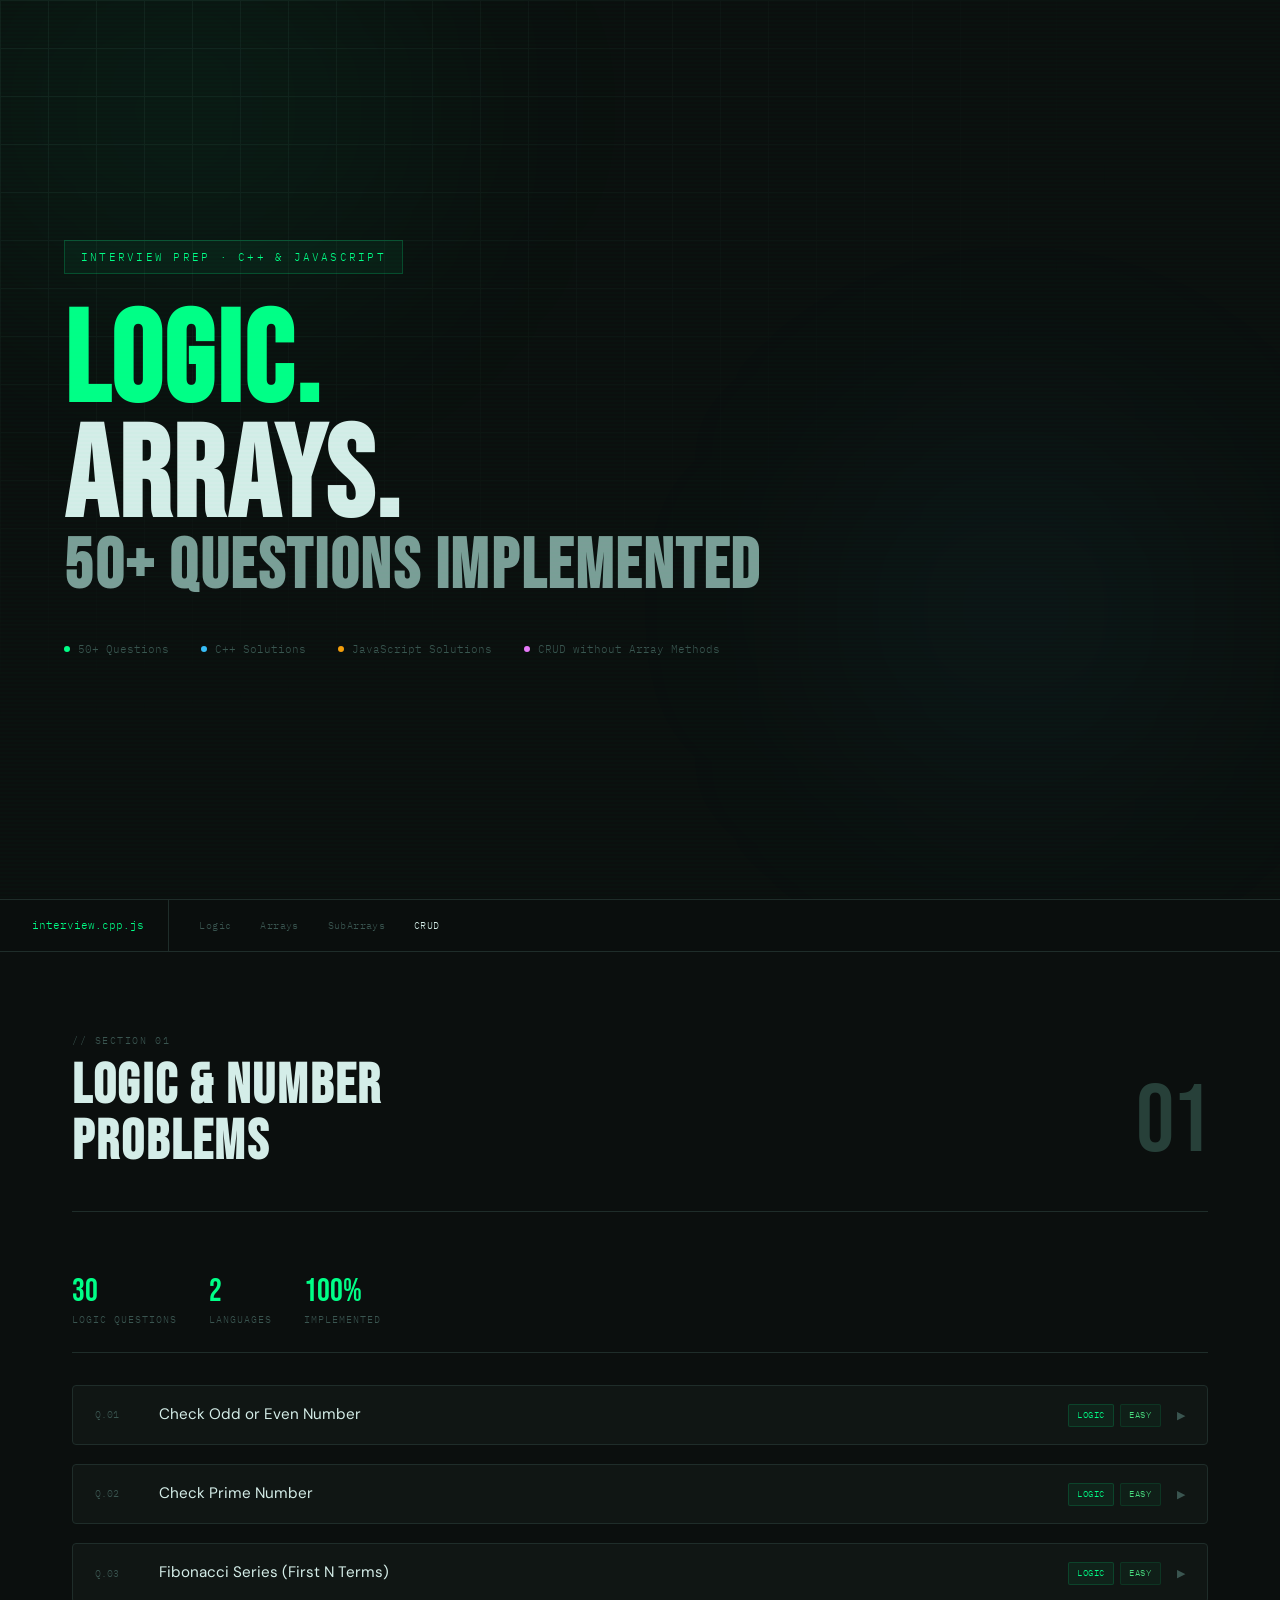
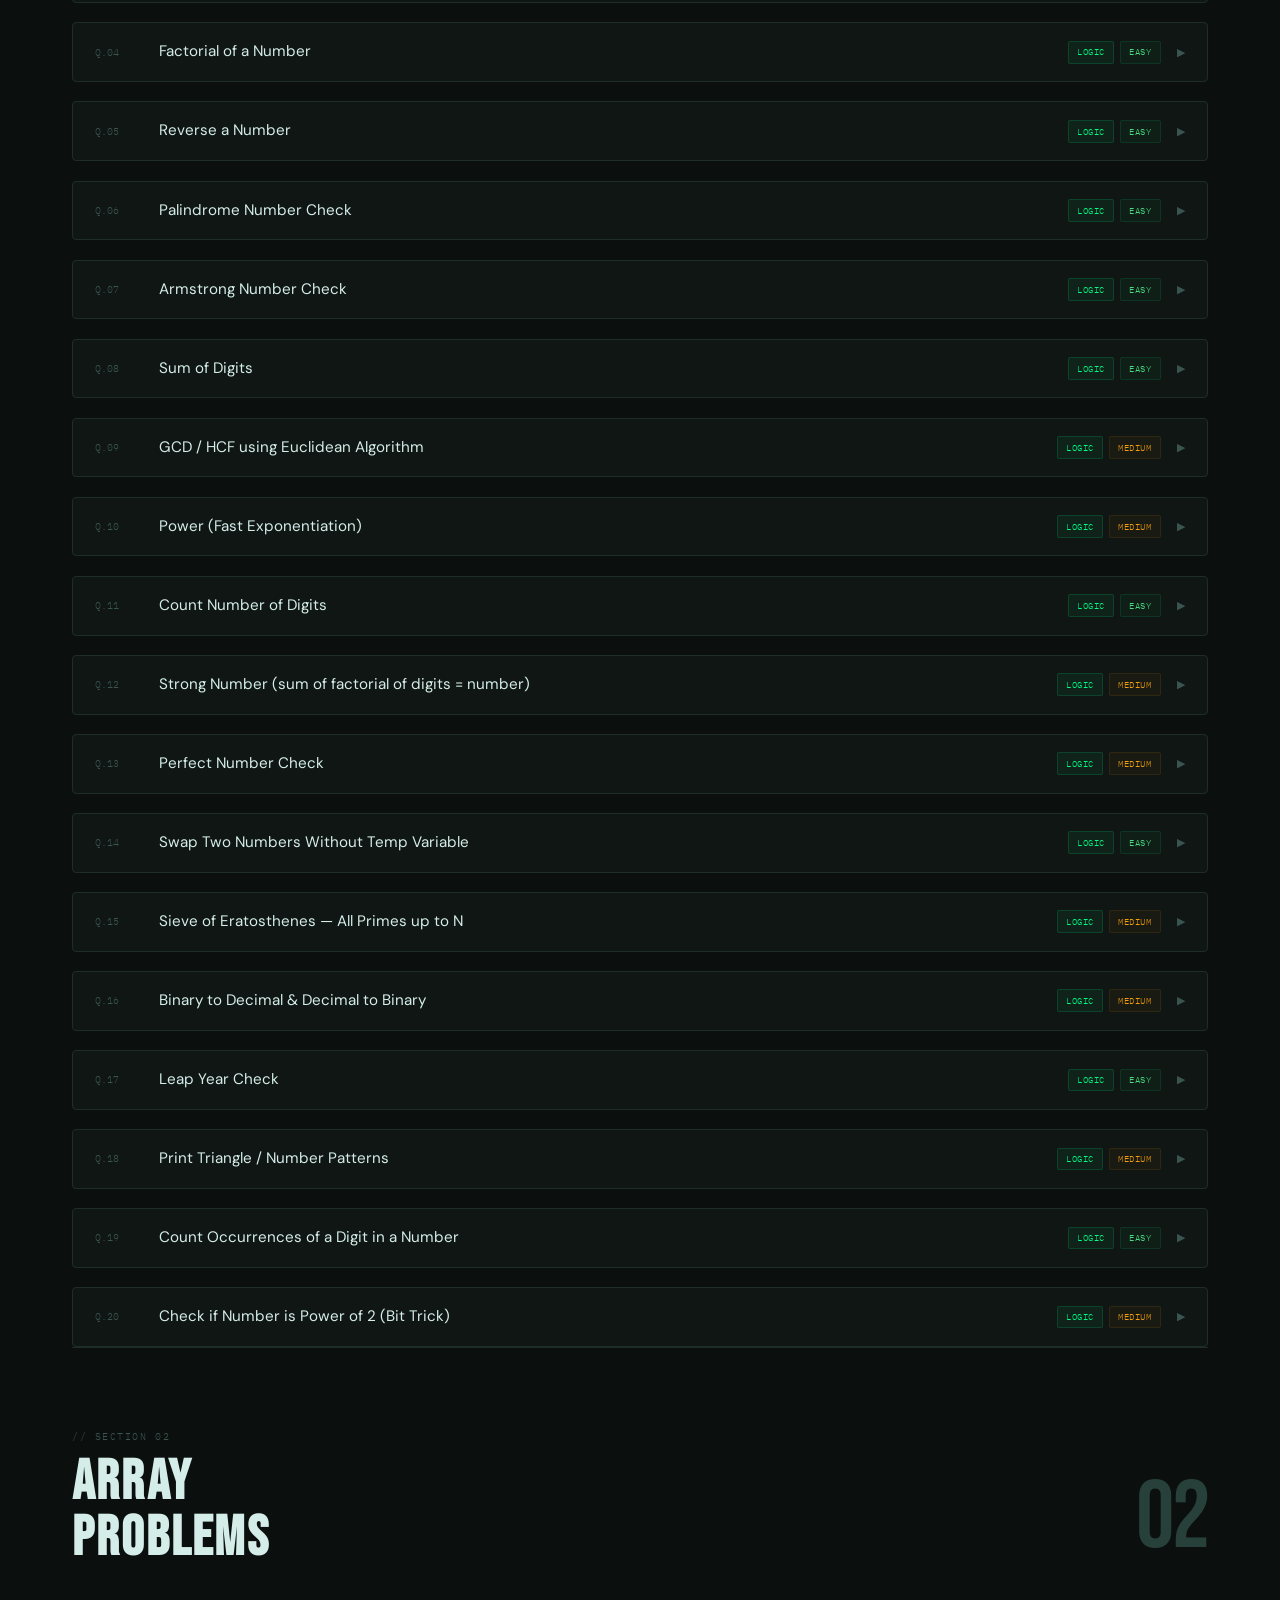
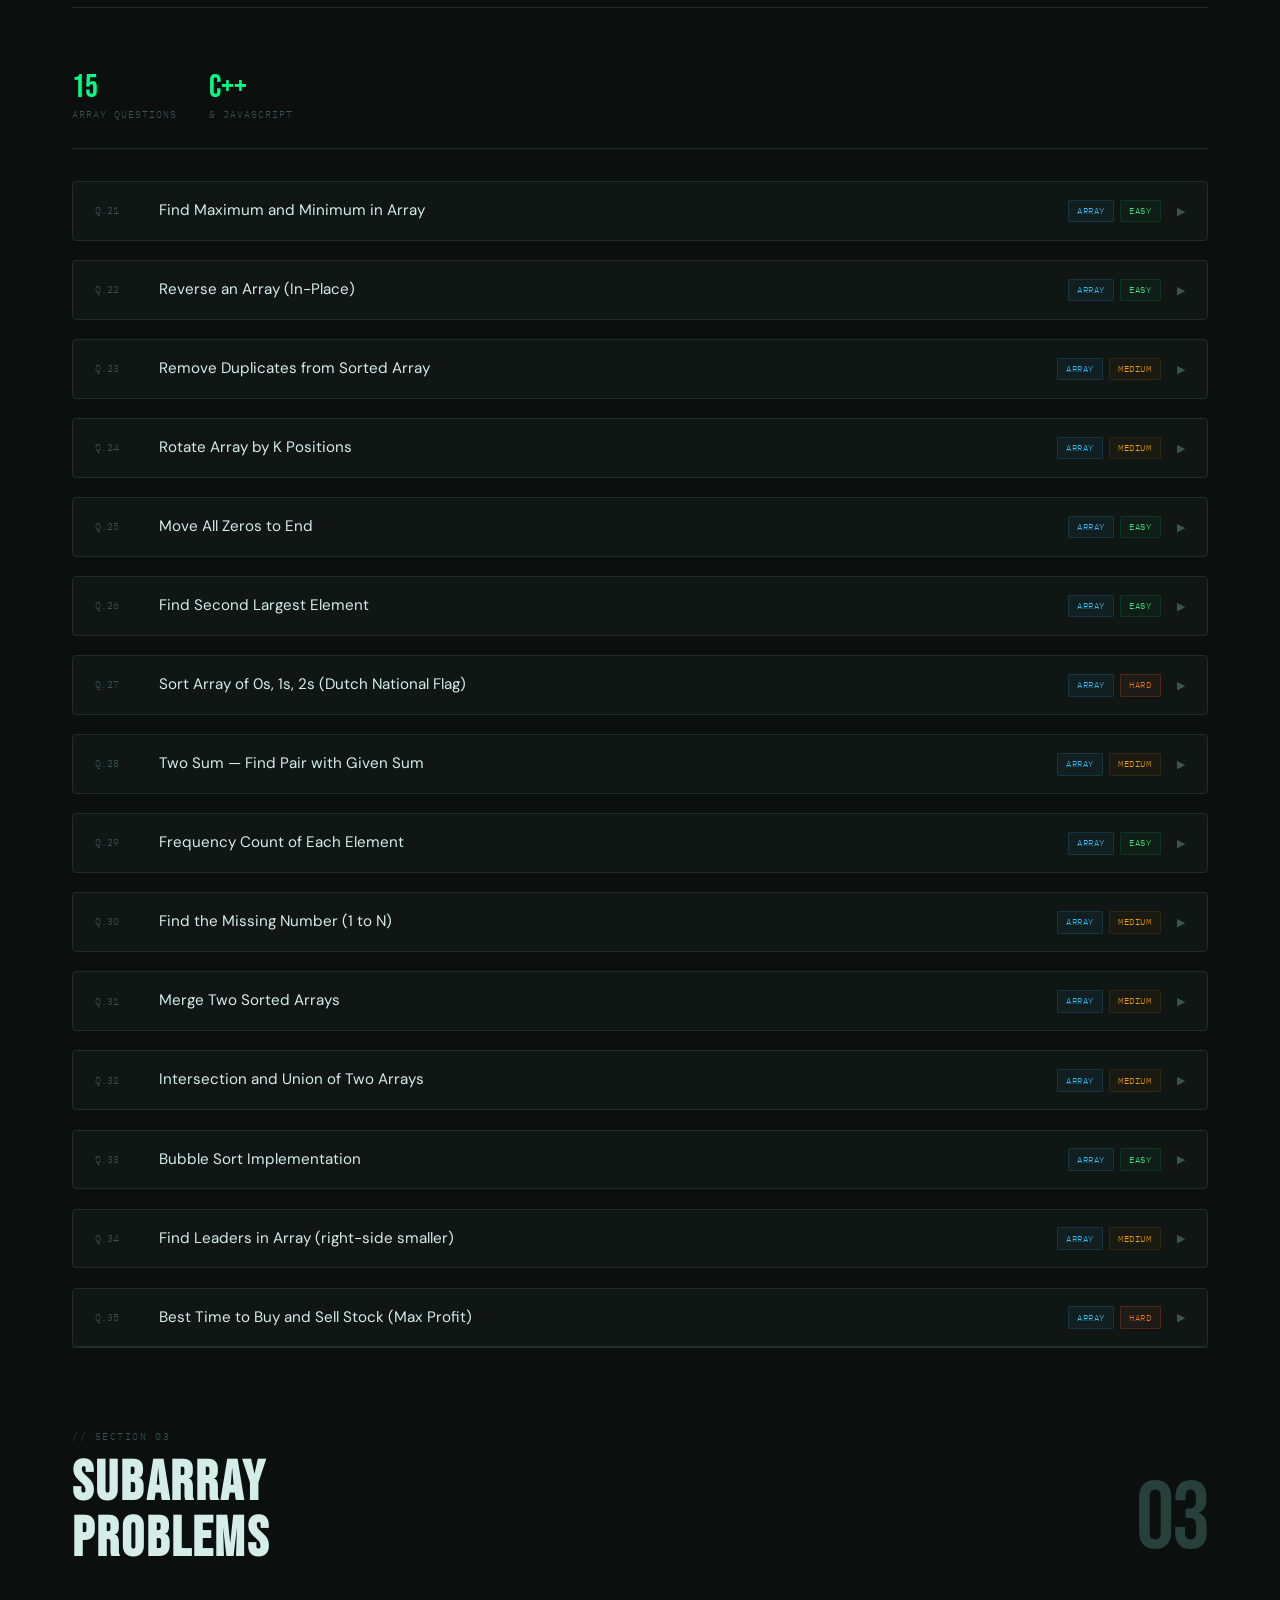
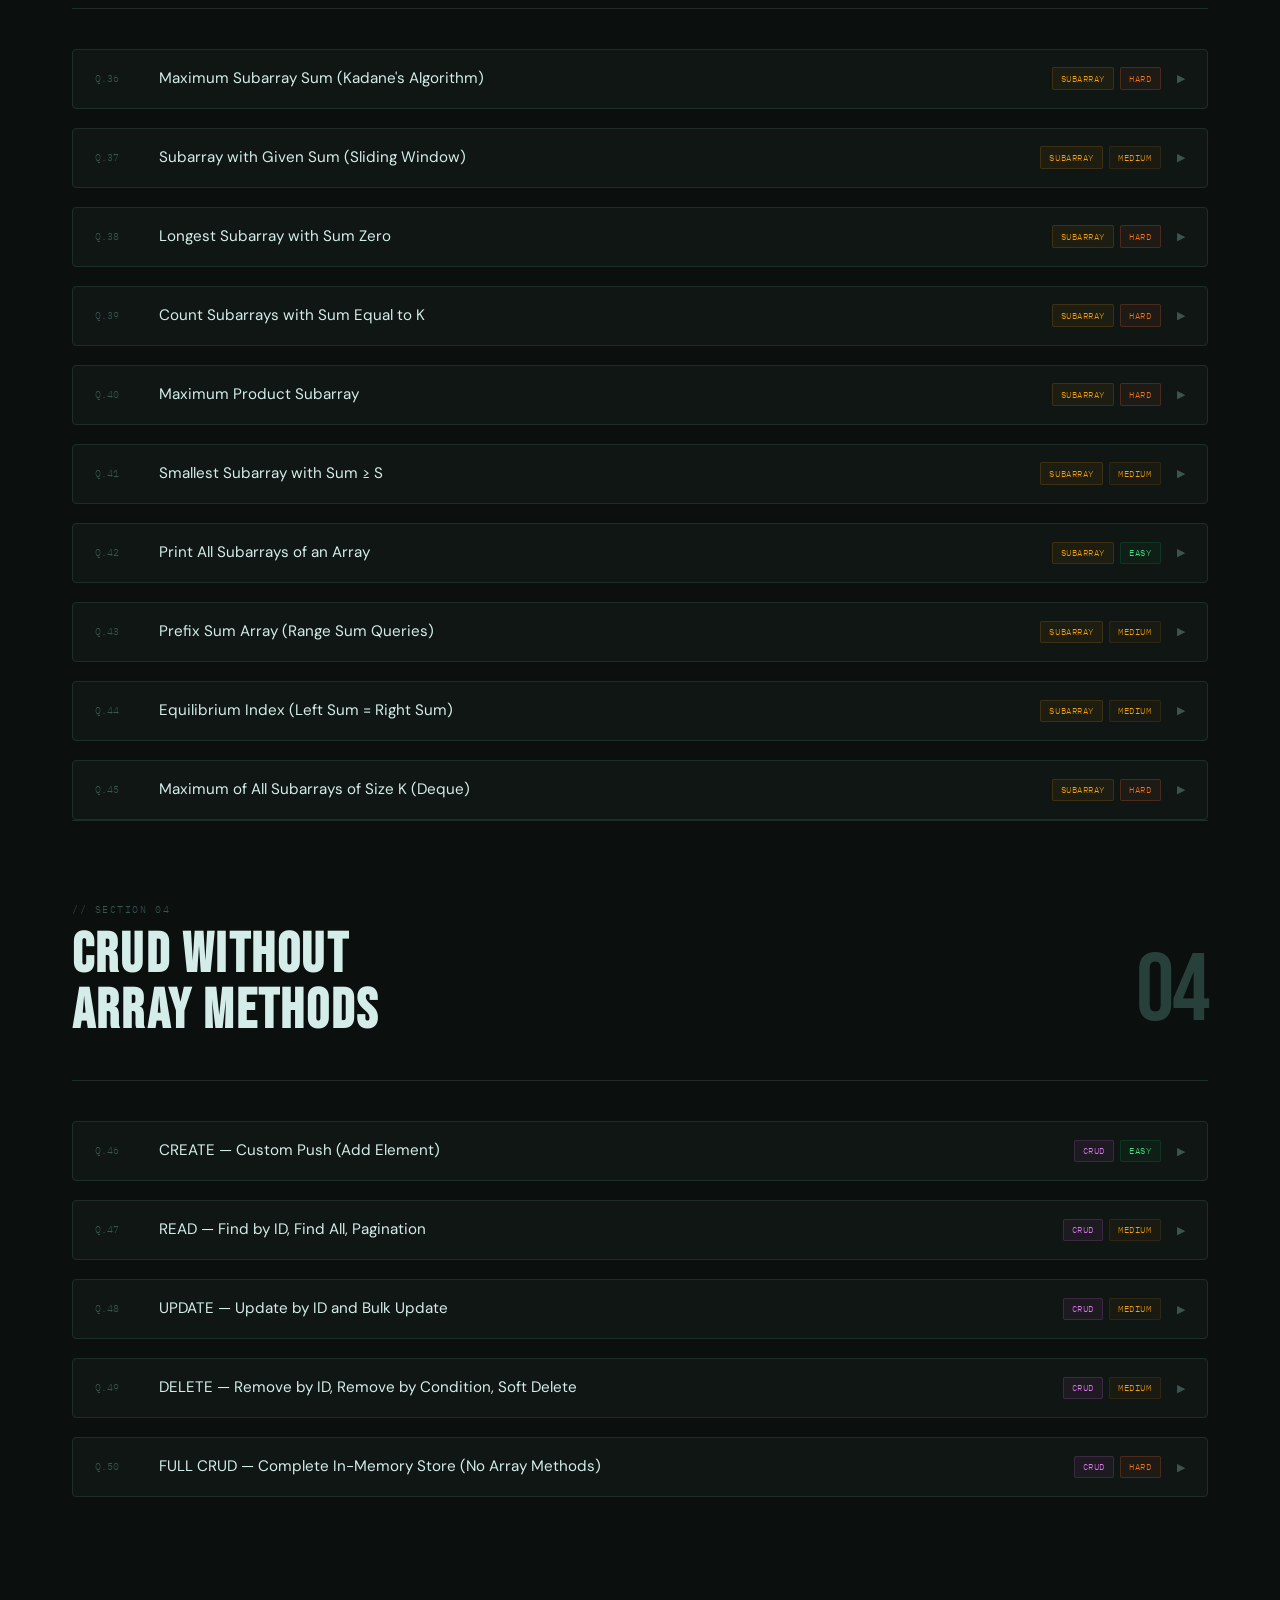
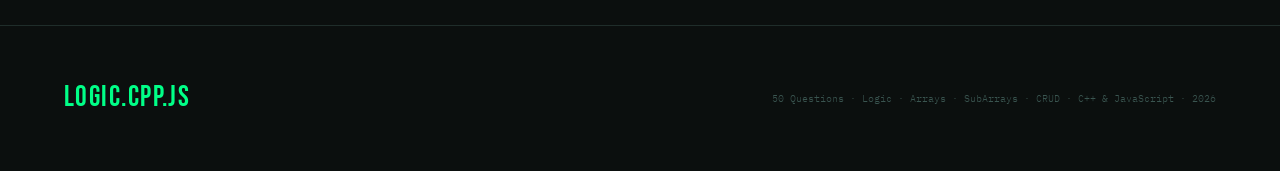
<file: html/interview-logic-questions.html>
<!DOCTYPE html>
<html lang="en">
<head>
<meta charset="UTF-8">
<meta name="viewport" content="width=device-width, initial-scale=1.0">
<title>Interview Logic Questions — C++ & JS</title>
<link href="https://fonts.googleapis.com/css2?family=IBM+Plex+Mono:wght@300;400;500;600;700&family=Bebas+Neue&family=DM+Sans:ital,wght@0,300;0,400;0,500;1,300&display=swap" rel="stylesheet">
<link rel="stylesheet" href="../styles/interview-logic.css">
</head>
<body>
<body>

<!-- ── HEADER ── -->
<header>
  <div class="header-grid"></div>
  <div class="glow g1"></div>
  <div class="glow g2"></div>
  <div class="header-tag">Interview Prep · C++ &amp; JavaScript</div>
  <h1>
    <span class="line1">Logic.</span>
    <span class="line2">Arrays.</span>
    <span class="line3">50+ Questions Implemented</span>
  </h1>
  <div class="header-meta">
    <div class="hm-item"><div class="hm-dot" style="background:var(--accent)"></div>50+ Questions</div>
    <div class="hm-item"><div class="hm-dot" style="background:var(--accent3)"></div>C++ Solutions</div>
    <div class="hm-item"><div class="hm-dot" style="background:var(--accent4)"></div>JavaScript Solutions</div>
    <div class="hm-item"><div class="hm-dot" style="background:var(--accent5)"></div>CRUD without Array Methods</div>
  </div>
</header>

<!-- ── NAV ── -->
<nav>
  <div class="nav-logo">interview.cpp.js</div>
  <a href="#logic">Logic</a>
  <a href="#array">Arrays</a>
  <a href="#subarray">SubArrays</a>
  <a href="#crud">CRUD</a>
</nav>

<main>

<!-- ────────────────────────────────────────── -->
<!-- SECTION: LOGIC QUESTIONS -->
<!-- ────────────────────────────────────────── -->
<section id="logic">
  <div class="sec-intro">
    <div>
      <div class="sec-tag">Section 01</div>
      <h2 class="sec-title">Logic &amp; Number<br>Problems</h2>
    </div>
    <span class="sec-count">01</span>
  </div>

  <div class="stats-bar">
    <div class="stat-item"><div class="stat-num">30</div><div class="stat-label">Logic Questions</div></div>
    <div class="stat-item"><div class="stat-num">2</div><div class="stat-label">Languages</div></div>
    <div class="stat-item"><div class="stat-num">100%</div><div class="stat-label">Implemented</div></div>
  </div>

  <div class="q-grid" id="logic-grid">

    <!-- Q1: Odd or Even -->
    <div class="q-card" data-cat="logic">
      <div class="q-header" onclick="toggleCard(this)">
        <span class="q-num">Q.01</span>
        <span class="q-title">Check Odd or Even Number</span>
        <div class="q-tags">
          <span class="q-tag tag-logic">Logic</span>
          <span class="q-tag tag-easy">Easy</span>
        </div>
        <span class="q-chevron">▶</span>
      </div>
      <div class="q-body">
        <div class="q-desc">Given an integer n, determine if it is odd or even. A number is even if <strong>n % 2 === 0</strong>, otherwise it's odd.</div>
        <div class="lang-tabs">
          <button class="lang-tab cpp-tab active" onclick="switchTab(this,'cpp','q1')">C++</button>
          <button class="lang-tab js-tab" onclick="switchTab(this,'js','q1')">JavaScript</button>
        </div>
        <div id="q1-cpp" class="lang-pane active">
          <div class="code-wrap"><button class="copy-btn" onclick="copyCode(this)">Copy</button><pre>
<span class="cmt">// Q1: Odd or Even — C++</span>
<span class="kw">#include</span> <span class="str">&lt;iostream&gt;</span>
<span class="kw">using namespace</span> std;

<span class="ty">string</span> <span class="fn">oddOrEven</span>(<span class="ty">int</span> n) {
    <span class="kw">return</span> (n % <span class="nm">2</span> == <span class="nm">0</span>) ? <span class="str">"Even"</span> : <span class="str">"Odd"</span>;
}

<span class="ty">int</span> <span class="fn">main</span>() {
    cout &lt;&lt; <span class="fn">oddOrEven</span>(<span class="nm">7</span>)  &lt;&lt; endl; <span class="cmt">// Odd</span>
    cout &lt;&lt; <span class="fn">oddOrEven</span>(<span class="nm">12</span>) &lt;&lt; endl; <span class="cmt">// Even</span>
    <span class="kw">return</span> <span class="nm">0</span>;
}</pre></div>
        </div>
        <div id="q1-js" class="lang-pane">
          <div class="code-wrap"><button class="copy-btn" onclick="copyCode(this)">Copy</button><pre>
<span class="cmt">// Q1: Odd or Even — JavaScript</span>
<span class="kw">function</span> <span class="fn">oddOrEven</span>(n) {
    <span class="kw">return</span> n % <span class="nm">2</span> === <span class="nm">0</span> ? <span class="str">"Even"</span> : <span class="str">"Odd"</span>;
}

console.<span class="fn">log</span>(<span class="fn">oddOrEven</span>(<span class="nm">7</span>));  <span class="cmt">// Odd</span>
console.<span class="fn">log</span>(<span class="fn">oddOrEven</span>(<span class="nm">12</span>)); <span class="cmt">// Even</span></pre></div>
        </div>
        <div class="output-wrap"><div class="output-label">Output</div>7 → Odd | 12 → Even</div>
      </div>
    </div>

    <!-- Q2: Prime Number -->
    <div class="q-card" data-cat="logic">
      <div class="q-header" onclick="toggleCard(this)">
        <span class="q-num">Q.02</span>
        <span class="q-title">Check Prime Number</span>
        <div class="q-tags">
          <span class="q-tag tag-logic">Logic</span>
          <span class="q-tag tag-easy">Easy</span>
        </div>
        <span class="q-chevron">▶</span>
      </div>
      <div class="q-body">
        <div class="q-desc">A number is prime if it has no divisors other than 1 and itself. Key optimisation: only check up to <strong>√n</strong> — if no factor found by then, it's prime.</div>
        <div class="lang-tabs">
          <button class="lang-tab pseudo-tab" onclick="switchTab(this,'pseudo','q2')">Sudo Code</button>
          <button class="lang-tab cpp-tab active" onclick="switchTab(this,'cpp','q2')">C++</button>
          <button class="lang-tab js-tab" onclick="switchTab(this,'js','q2')">JavaScript</button>
        </div>
        <div id="q2-cpp" class="lang-pane active">
          <div class="code-wrap"><button class="copy-btn" onclick="copyCode(this)">Copy</button><pre>
<span class="cmt">// Q2: Prime Number — C++</span>
<span class="kw">#include</span> <span class="str">&lt;iostream&gt;</span>
<span class="kw">#include</span> <span class="str">&lt;cmath&gt;</span>
<span class="kw">using namespace</span> std;

<span class="ty">bool</span> <span class="fn">isPrime</span>(<span class="ty">int</span> n) {
    <span class="kw">if</span> (n &lt;= <span class="nm">1</span>) <span class="kw">return false</span>;
    <span class="kw">if</span> (n &lt;= <span class="nm">3</span>) <span class="kw">return true</span>;
    <span class="kw">if</span> (n % <span class="nm">2</span> == <span class="nm">0</span> || n % <span class="nm">3</span> == <span class="nm">0</span>) <span class="kw">return false</span>;
    <span class="kw">for</span> (<span class="ty">int</span> i = <span class="nm">5</span>; i * i &lt;= n; i += <span class="nm">6</span>) {
        <span class="kw">if</span> (n % i == <span class="nm">0</span> || n % (i + <span class="nm">2</span>) == <span class="nm">0</span>)
            <span class="kw">return false</span>;
    }
    <span class="kw">return true</span>;
}

<span class="ty">int</span> <span class="fn">main</span>() {
    cout &lt;&lt; <span class="fn">isPrime</span>(<span class="nm">17</span>) &lt;&lt; endl; <span class="cmt">// 1 (true)</span>
    cout &lt;&lt; <span class="fn">isPrime</span>(<span class="nm">18</span>) &lt;&lt; endl; <span class="cmt">// 0 (false)</span>
    <span class="kw">return</span> <span class="nm">0</span>;
}</pre></div>
        </div>
        <div id="q2-js" class="lang-pane">
          <div class="code-wrap"><button class="copy-btn" onclick="copyCode(this)">Copy</button><pre>
<span class="cmt">// Q2: Prime Number — JavaScript</span>
<span class="kw">function</span> <span class="fn">isPrime</span>(n) {
    <span class="kw">if</span> (n &lt;= <span class="nm">1</span>) <span class="kw">return false</span>;
    <span class="kw">if</span> (n &lt;= <span class="nm">3</span>) <span class="kw">return true</span>;
    <span class="kw">if</span> (n % <span class="nm">2</span> === <span class="nm">0</span> || n % <span class="nm">3</span> === <span class="nm">0</span>) <span class="kw">return false</span>;
    <span class="kw">for</span> (<span class="kw">let</span> i = <span class="nm">5</span>; i * i &lt;= n; i += <span class="nm">6</span>) {
        <span class="kw">if</span> (n % i === <span class="nm">0</span> || n % (i + <span class="nm">2</span>) === <span class="nm">0</span>)
            <span class="kw">return false</span>;
    }
    <span class="kw">return true</span>;
}

console.<span class="fn">log</span>(<span class="fn">isPrime</span>(<span class="nm">17</span>)); <span class="cmt">// true</span>
console.<span class="fn">log</span>(<span class="fn">isPrime</span>(<span class="nm">18</span>)); <span class="cmt">// false</span></pre></div>
        </div>
        <div id="q2-pseudo" class="lang-pane">
          <div class="logic-rich-content">
            <h4>❌ Brute Force — The Naive Way</h4>
            <div class="code-wrap" style="padding:.8rem; margin-bottom:1rem;"><pre><span class="kw">function</span> <span class="fn">isPrime</span>(n):
    <span class="kw">if</span> n &lt;= <span class="nm">1</span>: <span class="kw">return false</span>
    <span class="kw">for</span> i = <span class="nm">2</span> <span class="kw">to</span> n-<span class="nm">1</span>:
        <span class="kw">if</span> n % i == <span class="nm">0</span>: <span class="kw">return false</span>
    <span class="kw">return true</span></pre></div>
            <p><strong>Problem:</strong> Checks ALL numbers from 2 to n-1. For <code>n = 1,000,000</code> → <strong>999,998 iterations</strong>. Way too slow.</p>

            <h4>🔑 Optimization 1: Why <code>i * i &lt;= n</code>?</h4>
            <blockquote><strong>Divisors always come in pairs.</strong> If a × b = n, then one of them is ≤ √n.</blockquote>
            <table class="logic-table">
              <tr><th>Pair</th><th>a</th><th>b</th><th>a ≤ √36 (≤6)?</th></tr>
              <tr><td>1 × 36</td><td>1</td><td>36</td><td>✅ a=1 is ≤ 6</td></tr>
              <tr><td>2 × 18</td><td>2</td><td>18</td><td>✅ a=2 is ≤ 6</td></tr>
              <tr><td>3 × 12</td><td>3</td><td>12</td><td>✅ a=3 is ≤ 6</td></tr>
              <tr><td>6 × 6</td><td>6</td><td>6</td><td>✅ a=6 is ≤ 6</td></tr>
            </table>
            <p>After √n, the pairs just <strong>MIRROR</strong>. So if no divisor found up to √n, none exists beyond it either.</p>

            <h4>🔑 Optimization 2: Why <code>i += 6</code>? (The 6k ± 1 Pattern)</h4>
            <p>Every integer falls into one of 6 buckets based on remainder when divided by 6. <strong>4 out of 6 positions are GUARANTEED non-prime!</strong> Only <code>6k+1</code> and <code>6k-1</code> can be prime. So we check 5, 7, 11, 13...</p>
            <p><strong>Result:</strong> We skip 2/3 of all candidates → <strong>3x faster</strong>.</p>
          </div>
        </div>
        <div class="output-wrap"><div class="output-label">Output</div>17 → true (prime) | 18 → false | Complexity: O(√n)</div>
      </div>
    </div>

    <!-- Q3: Fibonacci -->
    <div class="q-card" data-cat="logic">
      <div class="q-header" onclick="toggleCard(this)">
        <span class="q-num">Q.03</span>
        <span class="q-title">Fibonacci Series (First N Terms)</span>
        <div class="q-tags">
          <span class="q-tag tag-logic">Logic</span>
          <span class="q-tag tag-easy">Easy</span>
        </div>
        <span class="q-chevron">▶</span>
      </div>
      <div class="q-body">
        <div class="q-desc">Print the first N terms of Fibonacci: each term is the sum of the previous two. F(0)=0, F(1)=1, F(n)=F(n-1)+F(n-2).</div>
        <div class="lang-tabs">
          <button class="lang-tab pseudo-tab" onclick="switchTab(this,'pseudo','q3')">Sudo Code</button>
          <button class="lang-tab cpp-tab active" onclick="switchTab(this,'cpp','q3')">C++</button>
          <button class="lang-tab js-tab" onclick="switchTab(this,'js','q3')">JavaScript</button>
        </div>
        <div id="q3-cpp" class="lang-pane active">
          <div class="code-wrap"><button class="copy-btn" onclick="copyCode(this)">Copy</button><pre>
<span class="cmt">// Q3: Fibonacci — C++</span>
<span class="kw">#include</span> <span class="str">&lt;iostream&gt;</span>
<span class="kw">using namespace</span> std;

<span class="kw">void</span> <span class="fn">fibonacci</span>(<span class="ty">int</span> n) {
    <span class="ty">long long</span> a = <span class="nm">0</span>, b = <span class="nm">1</span>;
    <span class="kw">for</span> (<span class="ty">int</span> i = <span class="nm">0</span>; i &lt; n; i++) {
        cout &lt;&lt; a &lt;&lt; <span class="str">" "</span>;
        <span class="ty">long long</span> temp = a + b;
        a = b;
        b = temp;
    }
    cout &lt;&lt; endl;
}

<span class="ty">int</span> <span class="fn">main</span>() {
    <span class="fn">fibonacci</span>(<span class="nm">10</span>); <span class="cmt">// 0 1 1 2 3 5 8 13 21 34</span>
    <span class="kw">return</span> <span class="nm">0</span>;
}</pre></div>
        </div>
        <div id="q3-js" class="lang-pane">
          <div class="code-wrap"><button class="copy-btn" onclick="copyCode(this)">Copy</button><pre>
<span class="cmt">// Q3: Fibonacci — JavaScript</span>
<span class="kw">function</span> <span class="fn">fibonacci</span>(n) {
    <span class="kw">let</span> a = <span class="nm">0</span>, b = <span class="nm">1</span>, result = <span class="str">""</span>;
    <span class="kw">for</span> (<span class="kw">let</span> i = <span class="nm">0</span>; i &lt; n; i++) {
        result += a + <span class="str">" "</span>;
        [a, b] = [b, a + b];
    }
    <span class="kw">return</span> result.<span class="fn">trim</span>();
}

console.<span class="fn">log</span>(<span class="fn">fibonacci</span>(<span class="nm">10</span>));
<span class="cmt">// 0 1 1 2 3 5 8 13 21 34</span></pre></div>
        </div>
        <div id="q3-pseudo" class="lang-pane">
          <div class="logic-rich-content">
            <h4>❌ Recursive (Exponential — O(2^n))</h4>
            <p><strong>Problem:</strong> HUGE duplication of work. <code>fib(5)</code> calculates <code>fib(2)</code> three times! At <code>fib(50)</code>, it's billions of redundant calls.</p>
            
            <h4>✅ Iterative (Linear — O(n))</h4>
            <blockquote><strong>The Sliding Window:</strong> We only ever need the <strong>last two</strong> numbers to compute the next one. No need to store the entire array or build a massive call stack.</blockquote>
            <div class="code-wrap" style="padding:.8rem;"><pre><span class="kw">function</span> <span class="fn">fibonacci</span>(n):
    prev = <span class="nm">0</span>, curr = <span class="nm">1</span>
    <span class="kw">for</span> i = <span class="nm">2</span> <span class="kw">to</span> n:
        next = prev + curr  <span class="cmt">// compute next</span>
        prev = curr         <span class="cmt">// slide window forward</span>
        curr = next
    <span class="kw">return</span> curr</pre></div>
          </div>
        </div>
        <div class="output-wrap"><div class="output-label">Output (n=10)</div>0 1 1 2 3 5 8 13 21 34</div>
      </div>
    </div>

    <!-- Q4: Factorial -->
    <div class="q-card" data-cat="logic">
      <div class="q-header" onclick="toggleCard(this)">
        <span class="q-num">Q.04</span>
        <span class="q-title">Factorial of a Number</span>
        <div class="q-tags">
          <span class="q-tag tag-logic">Logic</span>
          <span class="q-tag tag-easy">Easy</span>
        </div>
        <span class="q-chevron">▶</span>
      </div>
      <div class="q-body">
        <div class="q-desc">n! = n × (n-1) × ... × 1. Shown with both <strong>iterative</strong> and <strong>recursive</strong> approaches.</div>
        <div class="lang-tabs">
          <button class="lang-tab pseudo-tab" onclick="switchTab(this,'pseudo','q4')">Sudo Code</button>
          <button class="lang-tab cpp-tab active" onclick="switchTab(this,'cpp','q4')">C++</button>
          <button class="lang-tab js-tab" onclick="switchTab(this,'js','q4')">JavaScript</button>
        </div>
        <div id="q4-cpp" class="lang-pane active">
          <div class="code-wrap"><button class="copy-btn" onclick="copyCode(this)">Copy</button><pre>
<span class="cmt">// Q4: Factorial — C++</span>
<span class="kw">#include</span> <span class="str">&lt;iostream&gt;</span>
<span class="kw">using namespace</span> std;

<span class="cmt">// Iterative</span>
<span class="ty">long long</span> <span class="fn">factIter</span>(<span class="ty">int</span> n) {
    <span class="ty">long long</span> result = <span class="nm">1</span>;
    <span class="kw">for</span> (<span class="ty">int</span> i = <span class="nm">2</span>; i &lt;= n; i++) result *= i;
    <span class="kw">return</span> result;
}

<span class="cmt">// Recursive</span>
<span class="ty">long long</span> <span class="fn">factRec</span>(<span class="ty">int</span> n) {
    <span class="kw">return</span> n &lt;= <span class="nm">1</span> ? <span class="nm">1</span> : n * <span class="fn">factRec</span>(n - <span class="nm">1</span>);
}

<span class="ty">int</span> <span class="fn">main</span>() {
    cout &lt;&lt; <span class="fn">factIter</span>(<span class="nm">10</span>) &lt;&lt; endl; <span class="cmt">// 3628800</span>
    cout &lt;&lt; <span class="fn">factRec</span>(<span class="nm">10</span>)  &lt;&lt; endl; <span class="cmt">// 3628800</span>
    <span class="kw">return</span> <span class="nm">0</span>;
}</pre></div>
        </div>
        <div id="q4-js" class="lang-pane">
          <div class="code-wrap"><button class="copy-btn" onclick="copyCode(this)">Copy</button><pre>
<span class="cmt">// Q4: Factorial — JavaScript</span>
<span class="kw">function</span> <span class="fn">factIter</span>(n) {
    <span class="kw">let</span> r = <span class="nm">1</span>;
    <span class="kw">for</span> (<span class="kw">let</span> i = <span class="nm">2</span>; i &lt;= n; i++) r *= i;
    <span class="kw">return</span> r;
}

<span class="kw">const</span> <span class="fn">factRec</span> = n =&gt; n &lt;= <span class="nm">1</span> ? <span class="nm">1</span> : n * <span class="fn">factRec</span>(n - <span class="nm">1</span>);

console.<span class="fn">log</span>(<span class="fn">factIter</span>(<span class="nm">10</span>)); <span class="cmt">// 3628800</span>
console.<span class="fn">log</span>(<span class="fn">factRec</span>(<span class="nm">10</span>));  <span class="cmt">// 3628800</span></pre></div>
        </div>
        <div id="q4-pseudo" class="lang-pane">
          <div class="logic-rich-content">
            <h4>🧠 THE WHY: Break it down</h4>
            <p><code>5! = 5 × 4 × 3 × 2 × 1</code></p>
            <p>By mathematical definition, <code>0! = 1</code>. This is our BASE CASE for recursion.</p>
            
            <h4>🔑 Why start Iterative at 2?</h4>
            <blockquote>Multiplying by 1 is useless. <code>result</code> is already 1. So we start our loop at 2.</blockquote>
            <div class="code-wrap" style="padding:.8rem;"><pre><span class="kw">function</span> <span class="fn">factorial</span>(n):
    result = <span class="nm">1</span>
    <span class="kw">for</span> i = <span class="nm">2</span> <span class="kw">to</span> n:
        result *= i
    <span class="kw">return</span> result</pre></div>
            <p><strong>Interview Tip:</strong> Iterative is preferred in interviews to avoid <strong>Stack Overflow</strong> on huge numbers.</p>
          </div>
        </div>
        <div class="output-wrap"><div class="output-label">Output</div>10! = 3628800</div>
      </div>
    </div>

    <!-- Q5: Reverse Number -->
    <div class="q-card" data-cat="logic">
      <div class="q-header" onclick="toggleCard(this)">
        <span class="q-num">Q.05</span>
        <span class="q-title">Reverse a Number</span>
        <div class="q-tags">
          <span class="q-tag tag-logic">Logic</span>
          <span class="q-tag tag-easy">Easy</span>
        </div>
        <span class="q-chevron">▶</span>
      </div>
      <div class="q-body">
        <div class="q-desc">Reverse the digits of an integer using modulus and division. Extract last digit with <strong>n % 10</strong>, build reversed number.</div>
        <div class="lang-tabs">
          <button class="lang-tab pseudo-tab" onclick="switchTab(this,'pseudo','q5')">Sudo Code</button>
          <button class="lang-tab cpp-tab active" onclick="switchTab(this,'cpp','q5')">C++</button>
          <button class="lang-tab js-tab" onclick="switchTab(this,'js','q5')">JavaScript</button>
        </div>
        <div id="q5-cpp" class="lang-pane active">
          <div class="code-wrap"><button class="copy-btn" onclick="copyCode(this)">Copy</button><pre>
<span class="cmt">// Q5: Reverse Number — C++</span>
<span class="ty">int</span> <span class="fn">reverseNum</span>(<span class="ty">int</span> n) {
    <span class="ty">int</span> rev = <span class="nm">0</span>;
    <span class="kw">while</span> (n != <span class="nm">0</span>) {
        <span class="ty">int</span> digit = n % <span class="nm">10</span>;
        rev = rev * <span class="nm">10</span> + digit;
        n /= <span class="nm">10</span>;
    }
    <span class="kw">return</span> rev;
}
<span class="cmt">// reverseNum(12345) → 54321</span></pre></div>
        </div>
        <div id="q5-js" class="lang-pane">
          <div class="code-wrap"><button class="copy-btn" onclick="copyCode(this)">Copy</button><pre>
<span class="cmt">// Q5: Reverse Number — JavaScript</span>
<span class="kw">function</span> <span class="fn">reverseNum</span>(n) {
    <span class="kw">let</span> rev = <span class="nm">0</span>, num = <span class="fn">Math</span>.<span class="fn">abs</span>(n);
    <span class="kw">while</span> (num > <span class="nm">0</span>) {
        rev = rev * <span class="nm">10</span> + (num % <span class="nm">10</span>);
        num = <span class="fn">Math</span>.<span class="fn">floor</span>(num / <span class="nm">10</span>);
    }
    <span class="kw">return</span> n &lt; <span class="nm">0</span> ? -rev : rev;
}
console.<span class="fn">log</span>(<span class="fn">reverseNum</span>(<span class="nm">12345</span>)); <span class="cmt">// 54321</span></pre></div>
        </div>
        <div id="q5-pseudo" class="lang-pane">
          <div class="logic-rich-content">
            <h4>🧠 THE WHY behind each operation:</h4>
            <table class="logic-table">
              <tr><th>Operation</th><th>Purpose</th><th>Example (n=1234)</th></tr>
              <tr><td><code>n % 10</code></td><td>Gets the <strong>last digit</strong></td><td>1234 % 10 = <strong>4</strong></td></tr>
              <tr><td><code>rev * 10</code></td><td><strong>Shifts</strong> existing digits left</td><td>0 → 0, 4 → 40, 43 → 430</td></tr>
              <tr><td><code>+ lastDigit</code></td><td><strong>Places</strong> new digit</td><td>0+4=4, 40+3=43, 430+2=432</td></tr>
              <tr><td><code>n / 10</code></td><td><strong>Removes</strong> the last digit</td><td>1234→123→12→1→0</td></tr>
            </table>

            <h4>Step-by-step trace for n = 1234:</h4>
            <div class="code-wrap" style="padding:.8rem;"><pre>Step <span class="nm">1</span>: last = <span class="nm">4</span>, rev = <span class="nm">0</span>*<span class="nm">10</span> + <span class="nm">4</span> = <span class="nm">4</span>,       n = <span class="nm">123</span>
Step <span class="nm">2</span>: last = <span class="nm">3</span>, rev = <span class="nm">4</span>*<span class="nm">10</span> + <span class="nm">3</span> = <span class="nm">43</span>,      n = <span class="nm">12</span>
Step <span class="nm">3</span>: last = <span class="nm">2</span>, rev = <span class="nm">43</span>*<span class="nm">10</span> + <span class="nm">2</span> = <span class="nm">432</span>,    n = <span class="nm">1</span>
Step <span class="nm">4</span>: last = <span class="nm">1</span>, rev = <span class="nm">432</span>*<span class="nm">10</span> + <span class="nm">1</span> = <span class="nm">4321</span>,  n = <span class="nm">0</span> → STOP</pre></div>
          </div>
        </div>
        <div class="output-wrap"><div class="output-label">Output</div>12345 → 54321</div>
      </div>
    </div>

    <!-- Q6: Palindrome Number -->
    <div class="q-card" data-cat="logic">
      <div class="q-header" onclick="toggleCard(this)">
        <span class="q-num">Q.06</span>
        <span class="q-title">Palindrome Number Check</span>
        <div class="q-tags"><span class="q-tag tag-logic">Logic</span><span class="q-tag tag-easy">Easy</span></div>
        <span class="q-chevron">▶</span>
      </div>
      <div class="q-body">
        <div class="q-desc">A number is a palindrome if it reads the same forwards and backwards. Reverse and compare, or use two-pointer on string.</div>
        <div class="lang-tabs">
          <button class="lang-tab pseudo-tab" onclick="switchTab(this,'pseudo','q6')">Sudo Code</button>
          <button class="lang-tab cpp-tab active" onclick="switchTab(this,'cpp','q6')">C++</button>
          <button class="lang-tab js-tab" onclick="switchTab(this,'js','q6')">JavaScript</button>
        </div>
        <div id="q6-cpp" class="lang-pane active">
          <div class="code-wrap"><button class="copy-btn" onclick="copyCode(this)">Copy</button><pre>
<span class="cmt">// Q6: Palindrome — C++</span>
<span class="ty">bool</span> <span class="fn">isPalindrome</span>(<span class="ty">int</span> n) {
    <span class="kw">if</span> (n &lt; <span class="nm">0</span>) <span class="kw">return false</span>;
    <span class="ty">int</span> original = n, rev = <span class="nm">0</span>;
    <span class="kw">while</span> (n > <span class="nm">0</span>) {
        rev = rev * <span class="nm">10</span> + n % <span class="nm">10</span>;
        n /= <span class="nm">10</span>;
    }
    <span class="kw">return</span> original == rev;
}
<span class="cmt">// isPalindrome(121) → true</span>
<span class="cmt">// isPalindrome(123) → false</span></pre></div>
        </div>
        <div id="q6-js" class="lang-pane">
          <div class="code-wrap"><button class="copy-btn" onclick="copyCode(this)">Copy</button><pre>
<span class="cmt">// Q6: Palindrome Number — JavaScript</span>
<span class="kw">function</span> <span class="fn">isPalindrome</span>(n) {
    <span class="kw">if</span> (n &lt; <span class="nm">0</span>) <span class="kw">return false</span>;
    <span class="kw">let</span> original = n, rev = <span class="nm">0</span>;
    <span class="kw">while</span> (n > <span class="nm">0</span>) {
        rev = rev * <span class="nm">10</span> + (n % <span class="nm">10</span>);
        n = <span class="fn">Math</span>.<span class="fn">floor</span>(n / <span class="nm">10</span>);
    }
    <span class="kw">return</span> original === rev;
}
console.<span class="fn">log</span>(<span class="fn">isPalindrome</span>(<span class="nm">121</span>)); <span class="cmt">// true</span>
console.<span class="fn">log</span>(<span class="fn">isPalindrome</span>(<span class="nm">123</span>)); <span class="cmt">// false</span></pre></div>
        </div>
        <div id="q6-pseudo" class="lang-pane">
          <div class="logic-rich-content">
            <h4>🔑 WHY check <code>n < 0</code>?</h4>
            <p>The <code>-</code> sign only exists on one side. <code>-121</code> reversed is <code>121-</code> which isn't valid. So ALL negatives fail immediately.</p>
            
            <h4>🔑 Optimization — Half Reversal</h4>
            <blockquote><strong>WHY only half?</strong> We don't need to reverse the entire number! We only reverse HALF the digits to avoid integer overflow and save time. Once reversed half catches up to remaining half, we compare.</blockquote>
            <p>For <code>12321</code>: when <code>n=12</code> and <code>reversed=123</code>, we check <code>12 === Math.floor(123/10)</code> = <code>12 === 12</code> ✅</p>
            
            <div class="code-wrap" style="padding:.8rem;"><pre><span class="kw">function</span> <span class="fn">isPalindrome</span>(n):
    <span class="kw">if</span> n &lt; <span class="nm">0</span> <span class="kw">or</span> (n % <span class="nm">10</span> == <span class="nm">0</span> <span class="kw">and</span> n != <span class="nm">0</span>): <span class="kw">return false</span>
    
    rev = <span class="nm">0</span>
    <span class="kw">while</span> n > rev:  <span class="cmt">// Stop exactly halfway</span>
        rev = (rev * <span class="nm">10</span>) + (n % <span class="nm">10</span>)
        n = <span class="fn">floor</span>(n / <span class="nm">10</span>)
    
    <span class="kw">return</span> n == rev <span class="kw">or</span> n == <span class="fn">floor</span>(rev / <span class="nm">10</span>)</pre></div>
          </div>
        </div>
        <div class="output-wrap"><div class="output-label">Output</div>121 → true | 123 → false</div>
      </div>
    </div>

    <!-- Q7: Armstrong Number -->
    <div class="q-card" data-cat="logic">
      <div class="q-header" onclick="toggleCard(this)">
        <span class="q-num">Q.07</span>
        <span class="q-title">Armstrong Number Check</span>
        <div class="q-tags"><span class="q-tag tag-logic">Logic</span><span class="q-tag tag-easy">Easy</span></div>
        <span class="q-chevron">▶</span>
      </div>
      <div class="q-body">
        <div class="q-desc">A number is Armstrong if sum of (each digit ^ number_of_digits) equals the number. 153 = 1³+5³+3³ = 153 ✓</div>
        <div class="lang-tabs">
          <button class="lang-tab cpp-tab active" onclick="switchTab(this,'cpp','q7')">C++</button>
          <button class="lang-tab js-tab" onclick="switchTab(this,'js','q7')">JavaScript</button>
        </div>
        <div id="q7-cpp" class="lang-pane active">
          <div class="code-wrap"><button class="copy-btn" onclick="copyCode(this)">Copy</button><pre>
<span class="cmt">// Q7: Armstrong Number — C++</span>
<span class="kw">#include</span> <span class="str">&lt;cmath&gt;</span>
<span class="ty">bool</span> <span class="fn">isArmstrong</span>(<span class="ty">int</span> n) {
    <span class="ty">int</span> temp = n, digits = <span class="nm">0</span>, sum = <span class="nm">0</span>;
    <span class="kw">while</span> (temp) { digits++; temp /= <span class="nm">10</span>; }
    temp = n;
    <span class="kw">while</span> (temp) {
        sum += <span class="fn">pow</span>(temp % <span class="nm">10</span>, digits);
        temp /= <span class="nm">10</span>;
    }
    <span class="kw">return</span> sum == n;
}
<span class="cmt">// isArmstrong(153) → true</span>
<span class="cmt">// isArmstrong(9474) → true  (9⁴+4⁴+7⁴+4⁴)</span></pre></div>
        </div>
        <div id="q7-js" class="lang-pane">
          <div class="code-wrap"><button class="copy-btn" onclick="copyCode(this)">Copy</button><pre>
<span class="cmt">// Q7: Armstrong Number — JavaScript</span>
<span class="kw">function</span> <span class="fn">isArmstrong</span>(n) {
    <span class="kw">const</span> digits = String(n).length;
    <span class="kw">let</span> sum = <span class="nm">0</span>, temp = n;
    <span class="kw">while</span> (temp > <span class="nm">0</span>) {
        sum += <span class="fn">Math</span>.<span class="fn">pow</span>(temp % <span class="nm">10</span>, digits);
        temp = <span class="fn">Math</span>.<span class="fn">floor</span>(temp / <span class="nm">10</span>);
    }
    <span class="kw">return</span> sum === n;
}
console.<span class="fn">log</span>(<span class="fn">isArmstrong</span>(<span class="nm">153</span>));  <span class="cmt">// true</span>
console.<span class="fn">log</span>(<span class="fn">isArmstrong</span>(<span class="nm">9474</span>)); <span class="cmt">// true</span></pre></div>
        </div>
        <div class="output-wrap"><div class="output-label">Output</div>153 → true | 370 → true | 9474 → true</div>
      </div>
    </div>

    <!-- Q8: Sum of Digits -->
    <div class="q-card" data-cat="logic">
      <div class="q-header" onclick="toggleCard(this)">
        <span class="q-num">Q.08</span>
        <span class="q-title">Sum of Digits</span>
        <div class="q-tags"><span class="q-tag tag-logic">Logic</span><span class="q-tag tag-easy">Easy</span></div>
        <span class="q-chevron">▶</span>
      </div>
      <div class="q-body">
        <div class="q-desc">Extract each digit using <code>n % 10</code> and accumulate the sum.</div>
        <div class="lang-tabs">
          <button class="lang-tab cpp-tab active" onclick="switchTab(this,'cpp','q8')">C++</button>
          <button class="lang-tab js-tab" onclick="switchTab(this,'js','q8')">JavaScript</button>
        </div>
        <div id="q8-cpp" class="lang-pane active">
          <div class="code-wrap"><button class="copy-btn" onclick="copyCode(this)">Copy</button><pre>
<span class="ty">int</span> <span class="fn">sumOfDigits</span>(<span class="ty">int</span> n) {
    <span class="ty">int</span> sum = <span class="nm">0</span>;
    n = <span class="fn">abs</span>(n);
    <span class="kw">while</span> (n > <span class="nm">0</span>) {
        sum += n % <span class="nm">10</span>;
        n /= <span class="nm">10</span>;
    }
    <span class="kw">return</span> sum;
}
<span class="cmt">// sumOfDigits(12345) → 15</span></pre></div>
        </div>
        <div id="q8-js" class="lang-pane">
          <div class="code-wrap"><button class="copy-btn" onclick="copyCode(this)">Copy</button><pre>
<span class="kw">function</span> <span class="fn">sumOfDigits</span>(n) {
    <span class="kw">let</span> sum = <span class="nm">0</span>, num = <span class="fn">Math</span>.<span class="fn">abs</span>(n);
    <span class="kw">while</span> (num > <span class="nm">0</span>) {
        sum += num % <span class="nm">10</span>;
        num = <span class="fn">Math</span>.<span class="fn">floor</span>(num / <span class="nm">10</span>);
    }
    <span class="kw">return</span> sum;
}
console.<span class="fn">log</span>(<span class="fn">sumOfDigits</span>(<span class="nm">12345</span>)); <span class="cmt">// 15</span></pre></div>
        </div>
        <div class="output-wrap"><div class="output-label">Output</div>12345 → 1+2+3+4+5 = 15</div>
      </div>
    </div>

    <!-- Q9: GCD/HCF -->
    <div class="q-card" data-cat="logic">
      <div class="q-header" onclick="toggleCard(this)">
        <span class="q-num">Q.09</span>
        <span class="q-title">GCD / HCF using Euclidean Algorithm</span>
        <div class="q-tags"><span class="q-tag tag-logic">Logic</span><span class="q-tag tag-medium">Medium</span></div>
        <span class="q-chevron">▶</span>
      </div>
      <div class="q-body">
        <div class="q-desc">Euclidean algorithm: GCD(a, b) = GCD(b, a % b). Repeat until b = 0. LCM = (a * b) / GCD(a, b).</div>
        <div class="lang-tabs">
          <button class="lang-tab cpp-tab active" onclick="switchTab(this,'cpp','q9')">C++</button>
          <button class="lang-tab js-tab" onclick="switchTab(this,'js','q9')">JavaScript</button>
        </div>
        <div id="q9-cpp" class="lang-pane active">
          <div class="code-wrap"><button class="copy-btn" onclick="copyCode(this)">Copy</button><pre>
<span class="ty">int</span> <span class="fn">gcd</span>(<span class="ty">int</span> a, <span class="ty">int</span> b) {
    <span class="kw">while</span> (b != <span class="nm">0</span>) {
        <span class="ty">int</span> temp = b;
        b = a % b;
        a = temp;
    }
    <span class="kw">return</span> a;
}
<span class="ty">int</span> <span class="fn">lcm</span>(<span class="ty">int</span> a, <span class="ty">int</span> b) {
    <span class="kw">return</span> (a / <span class="fn">gcd</span>(a, b)) * b;
}
<span class="cmt">// gcd(48, 18) → 6  | lcm(4,6) → 12</span></pre></div>
        </div>
        <div id="q9-js" class="lang-pane">
          <div class="code-wrap"><button class="copy-btn" onclick="copyCode(this)">Copy</button><pre>
<span class="kw">function</span> <span class="fn">gcd</span>(a, b) {
    <span class="kw">while</span> (b !== <span class="nm">0</span>) [a, b] = [b, a % b];
    <span class="kw">return</span> a;
}
<span class="kw">const</span> <span class="fn">lcm</span> = (a, b) =&gt; (a / <span class="fn">gcd</span>(a, b)) * b;

console.<span class="fn">log</span>(<span class="fn">gcd</span>(<span class="nm">48</span>, <span class="nm">18</span>)); <span class="cmt">// 6</span>
console.<span class="fn">log</span>(<span class="fn">lcm</span>(<span class="nm">4</span>, <span class="nm">6</span>));   <span class="cmt">// 12</span></pre></div>
        </div>
        <div class="output-wrap"><div class="output-label">Output</div>GCD(48,18)=6 | LCM(4,6)=12</div>
      </div>
    </div>

    <!-- Q10: Power -->
    <div class="q-card" data-cat="logic">
      <div class="q-header" onclick="toggleCard(this)">
        <span class="q-num">Q.10</span>
        <span class="q-title">Power (Fast Exponentiation)</span>
        <div class="q-tags"><span class="q-tag tag-logic">Logic</span><span class="q-tag tag-medium">Medium</span></div>
        <span class="q-chevron">▶</span>
      </div>
      <div class="q-body">
        <div class="q-desc">Binary exponentiation: compute a^b in O(log b) by squaring. If b is odd: result *= a, then square a and halve b.</div>
        <div class="lang-tabs">
          <button class="lang-tab cpp-tab active" onclick="switchTab(this,'cpp','q10')">C++</button>
          <button class="lang-tab js-tab" onclick="switchTab(this,'js','q10')">JavaScript</button>
        </div>
        <div id="q10-cpp" class="lang-pane active">
          <div class="code-wrap"><button class="copy-btn" onclick="copyCode(this)">Copy</button><pre>
<span class="ty">long long</span> <span class="fn">power</span>(<span class="ty">long long</span> base, <span class="ty">long long</span> exp) {
    <span class="ty">long long</span> result = <span class="nm">1</span>;
    <span class="kw">while</span> (exp > <span class="nm">0</span>) {
        <span class="kw">if</span> (exp % <span class="nm">2</span> == <span class="nm">1</span>) result *= base;
        base *= base;
        exp /= <span class="nm">2</span>;
    }
    <span class="kw">return</span> result;
}
<span class="cmt">// power(2, 10) → 1024  O(log n)</span></pre></div>
        </div>
        <div id="q10-js" class="lang-pane">
          <div class="code-wrap"><button class="copy-btn" onclick="copyCode(this)">Copy</button><pre>
<span class="kw">function</span> <span class="fn">power</span>(base, exp) {
    <span class="kw">let</span> result = <span class="nm">1</span>;
    <span class="kw">while</span> (exp > <span class="nm">0</span>) {
        <span class="kw">if</span> (exp % <span class="nm">2</span> === <span class="nm">1</span>) result *= base;
        base *= base;
        exp = <span class="fn">Math</span>.<span class="fn">floor</span>(exp / <span class="nm">2</span>);
    }
    <span class="kw">return</span> result;
}
console.<span class="fn">log</span>(<span class="fn">power</span>(<span class="nm">2</span>, <span class="nm">10</span>)); <span class="cmt">// 1024</span></pre></div>
        </div>
        <div class="output-wrap"><div class="output-label">Output</div>2^10 = 1024 | Complexity: O(log n)</div>
      </div>
    </div>

    <!-- Q11: Count Digits -->
    <div class="q-card" data-cat="logic">
      <div class="q-header" onclick="toggleCard(this)">
        <span class="q-num">Q.11</span>
        <span class="q-title">Count Number of Digits</span>
        <div class="q-tags"><span class="q-tag tag-logic">Logic</span><span class="q-tag tag-easy">Easy</span></div>
        <span class="q-chevron">▶</span>
      </div>
      <div class="q-body">
        <div class="q-desc">Count digits by dividing by 10 until zero, or use <code>log10(n)+1</code> for O(1).</div>
        <div class="lang-tabs">
          <button class="lang-tab cpp-tab active" onclick="switchTab(this,'cpp','q11')">C++</button>
          <button class="lang-tab js-tab" onclick="switchTab(this,'js','q11')">JavaScript</button>
        </div>
        <div id="q11-cpp" class="lang-pane active">
          <div class="code-wrap"><button class="copy-btn" onclick="copyCode(this)">Copy</button><pre>
<span class="kw">#include</span> <span class="str">&lt;cmath&gt;</span>
<span class="ty">int</span> <span class="fn">countDigits</span>(<span class="ty">int</span> n) {
    <span class="kw">if</span> (n == <span class="nm">0</span>) <span class="kw">return</span> <span class="nm">1</span>;
    <span class="kw">return</span> (<span class="ty">int</span>)<span class="fn">log10</span>(<span class="fn">abs</span>(n)) + <span class="nm">1</span>;
}
<span class="cmt">// countDigits(12345) → 5  O(1)</span></pre></div>
        </div>
        <div id="q11-js" class="lang-pane">
          <div class="code-wrap"><button class="copy-btn" onclick="copyCode(this)">Copy</button><pre>
<span class="kw">function</span> <span class="fn">countDigits</span>(n) {
    <span class="kw">if</span> (n === <span class="nm">0</span>) <span class="kw">return</span> <span class="nm">1</span>;
    <span class="kw">return</span> <span class="fn">Math</span>.<span class="fn">floor</span>(<span class="fn">Math</span>.<span class="fn">log10</span>(<span class="fn">Math</span>.<span class="fn">abs</span>(n))) + <span class="nm">1</span>;
}
console.<span class="fn">log</span>(<span class="fn">countDigits</span>(<span class="nm">12345</span>)); <span class="cmt">// 5</span></pre></div>
        </div>
        <div class="output-wrap"><div class="output-label">Output</div>12345 → 5 digits</div>
      </div>
    </div>

    <!-- Q12: Strong Number -->
    <div class="q-card" data-cat="logic">
      <div class="q-header" onclick="toggleCard(this)">
        <span class="q-num">Q.12</span>
        <span class="q-title">Strong Number (sum of factorial of digits = number)</span>
        <div class="q-tags"><span class="q-tag tag-logic">Logic</span><span class="q-tag tag-medium">Medium</span></div>
        <span class="q-chevron">▶</span>
      </div>
      <div class="q-body">
        <div class="q-desc">A strong number equals the sum of factorials of its digits. 145 = 1! + 4! + 5! = 1+24+120 = 145 ✓</div>
        <div class="lang-tabs">
          <button class="lang-tab cpp-tab active" onclick="switchTab(this,'cpp','q12')">C++</button>
          <button class="lang-tab js-tab" onclick="switchTab(this,'js','q12')">JavaScript</button>
        </div>
        <div id="q12-cpp" class="lang-pane active">
          <div class="code-wrap"><button class="copy-btn" onclick="copyCode(this)">Copy</button><pre>
<span class="ty">bool</span> <span class="fn">isStrong</span>(<span class="ty">int</span> n) {
    <span class="ty">int</span> sum = <span class="nm">0</span>, temp = n;
    <span class="kw">while</span> (temp > <span class="nm">0</span>) {
        <span class="ty">int</span> d = temp % <span class="nm">10</span>, f = <span class="nm">1</span>;
        <span class="kw">for</span> (<span class="ty">int</span> i = <span class="nm">1</span>; i &lt;= d; i++) f *= i;
        sum += f;
        temp /= <span class="nm">10</span>;
    }
    <span class="kw">return</span> sum == n;
}
<span class="cmt">// isStrong(145) → true</span></pre></div>
        </div>
        <div id="q12-js" class="lang-pane">
          <div class="code-wrap"><button class="copy-btn" onclick="copyCode(this)">Copy</button><pre>
<span class="kw">function</span> <span class="fn">isStrong</span>(n) {
    <span class="kw">const</span> <span class="fn">fact</span> = d =&gt; d &lt;= <span class="nm">1</span> ? <span class="nm">1</span> : d * <span class="fn">fact</span>(d - <span class="nm">1</span>);
    <span class="kw">let</span> sum = <span class="nm">0</span>, temp = n;
    <span class="kw">while</span> (temp > <span class="nm">0</span>) {
        sum += <span class="fn">fact</span>(temp % <span class="nm">10</span>);
        temp = <span class="fn">Math</span>.<span class="fn">floor</span>(temp / <span class="nm">10</span>);
    }
    <span class="kw">return</span> sum === n;
}
console.<span class="fn">log</span>(<span class="fn">isStrong</span>(<span class="nm">145</span>)); <span class="cmt">// true</span></pre></div>
        </div>
        <div class="output-wrap"><div class="output-label">Output</div>145 = 1!+4!+5! = 145 → true</div>
      </div>
    </div>

    <!-- Q13: Perfect Number -->
    <div class="q-card" data-cat="logic">
      <div class="q-header" onclick="toggleCard(this)">
        <span class="q-num">Q.13</span>
        <span class="q-title">Perfect Number Check</span>
        <div class="q-tags"><span class="q-tag tag-logic">Logic</span><span class="q-tag tag-medium">Medium</span></div>
        <span class="q-chevron">▶</span>
      </div>
      <div class="q-body">
        <div class="q-desc">A perfect number equals the sum of its proper divisors (all divisors excluding itself). 28 = 1+2+4+7+14 = 28 ✓</div>
        <div class="lang-tabs">
          <button class="lang-tab cpp-tab active" onclick="switchTab(this,'cpp','q13')">C++</button>
          <button class="lang-tab js-tab" onclick="switchTab(this,'js','q13')">JavaScript</button>
        </div>
        <div id="q13-cpp" class="lang-pane active">
          <div class="code-wrap"><button class="copy-btn" onclick="copyCode(this)">Copy</button><pre>
<span class="ty">bool</span> <span class="fn">isPerfect</span>(<span class="ty">int</span> n) {
    <span class="kw">if</span> (n &lt;= <span class="nm">1</span>) <span class="kw">return false</span>;
    <span class="ty">int</span> sum = <span class="nm">1</span>;
    <span class="kw">for</span> (<span class="ty">int</span> i = <span class="nm">2</span>; i * i &lt;= n; i++) {
        <span class="kw">if</span> (n % i == <span class="nm">0</span>) {
            sum += i;
            <span class="kw">if</span> (i != n / i) sum += n / i;
        }
    }
    <span class="kw">return</span> sum == n;
}
<span class="cmt">// isPerfect(28) → true</span></pre></div>
        </div>
        <div id="q13-js" class="lang-pane">
          <div class="code-wrap"><button class="copy-btn" onclick="copyCode(this)">Copy</button><pre>
<span class="kw">function</span> <span class="fn">isPerfect</span>(n) {
    <span class="kw">if</span> (n &lt;= <span class="nm">1</span>) <span class="kw">return false</span>;
    <span class="kw">let</span> sum = <span class="nm">1</span>;
    <span class="kw">for</span> (<span class="kw">let</span> i = <span class="nm">2</span>; i * i &lt;= n; i++) {
        <span class="kw">if</span> (n % i === <span class="nm">0</span>) {
            sum += i;
            <span class="kw">if</span> (i !== n / i) sum += n / i;
        }
    }
    <span class="kw">return</span> sum === n;
}
console.<span class="fn">log</span>(<span class="fn">isPerfect</span>(<span class="nm">28</span>)); <span class="cmt">// true</span></pre></div>
        </div>
        <div class="output-wrap"><div class="output-label">Output</div>6→true | 28→true | 496→true</div>
      </div>
    </div>

    <!-- Q14: Swap without Temp -->
    <div class="q-card" data-cat="logic">
      <div class="q-header" onclick="toggleCard(this)">
        <span class="q-num">Q.14</span>
        <span class="q-title">Swap Two Numbers Without Temp Variable</span>
        <div class="q-tags"><span class="q-tag tag-logic">Logic</span><span class="q-tag tag-easy">Easy</span></div>
        <span class="q-chevron">▶</span>
      </div>
      <div class="q-body">
        <div class="q-desc">Three methods: XOR swap, arithmetic swap (a=a+b; b=a-b; a=a-b), and destructuring in JS.</div>
        <div class="lang-tabs">
          <button class="lang-tab cpp-tab active" onclick="switchTab(this,'cpp','q14')">C++</button>
          <button class="lang-tab js-tab" onclick="switchTab(this,'js','q14')">JavaScript</button>
        </div>
        <div id="q14-cpp" class="lang-pane active">
          <div class="code-wrap"><button class="copy-btn" onclick="copyCode(this)">Copy</button><pre>
<span class="cmt">// Method 1: XOR swap</span>
<span class="kw">void</span> <span class="fn">swapXOR</span>(<span class="ty">int</span> &a, <span class="ty">int</span> &b) {
    a ^= b; b ^= a; a ^= b;
}

<span class="cmt">// Method 2: Arithmetic swap</span>
<span class="kw">void</span> <span class="fn">swapArith</span>(<span class="ty">int</span> &a, <span class="ty">int</span> &b) {
    a = a + b;
    b = a - b;
    a = a - b;
}
<span class="cmt">// int x=5,y=10; swapXOR(x,y) → x=10, y=5</span></pre></div>
        </div>
        <div id="q14-js" class="lang-pane">
          <div class="code-wrap"><button class="copy-btn" onclick="copyCode(this)">Copy</button><pre>
<span class="cmt">// Method 1: Destructuring (modern JS)</span>
<span class="kw">let</span> a = <span class="nm">5</span>, b = <span class="nm">10</span>;
[a, b] = [b, a];

<span class="cmt">// Method 2: XOR</span>
<span class="kw">function</span> <span class="fn">swapXOR</span>(a, b) {
    a ^= b; b ^= a; a ^= b;
    <span class="kw">return</span> [a, b];
}
console.<span class="fn">log</span>(<span class="fn">swapXOR</span>(<span class="nm">5</span>, <span class="nm">10</span>)); <span class="cmt">// [10, 5]</span></pre></div>
        </div>
        <div class="output-wrap"><div class="output-label">Output</div>a=5,b=10 → a=10,b=5</div>
      </div>
    </div>

    <!-- Q15: Sieve of Eratosthenes -->
    <div class="q-card" data-cat="logic">
      <div class="q-header" onclick="toggleCard(this)">
        <span class="q-num">Q.15</span>
        <span class="q-title">Sieve of Eratosthenes — All Primes up to N</span>
        <div class="q-tags"><span class="q-tag tag-logic">Logic</span><span class="q-tag tag-medium">Medium</span></div>
        <span class="q-chevron">▶</span>
      </div>
      <div class="q-body">
        <div class="q-desc">Mark all multiples of each prime as composite starting from 2. O(N log log N) — most efficient way to find all primes up to N.</div>
        <div class="lang-tabs">
          <button class="lang-tab cpp-tab active" onclick="switchTab(this,'cpp','q15')">C++</button>
          <button class="lang-tab js-tab" onclick="switchTab(this,'js','q15')">JavaScript</button>
        </div>
        <div id="q15-cpp" class="lang-pane active">
          <div class="code-wrap"><button class="copy-btn" onclick="copyCode(this)">Copy</button><pre>
<span class="kw">#include</span> <span class="str">&lt;vector&gt;</span>
<span class="kw">vector</span>&lt;<span class="ty">int</span>&gt; <span class="fn">sieve</span>(<span class="ty">int</span> n) {
    <span class="kw">vector</span>&lt;<span class="ty">bool</span>&gt; prime(n + <span class="nm">1</span>, <span class="kw">true</span>);
    prime[<span class="nm">0</span>] = prime[<span class="nm">1</span>] = <span class="kw">false</span>;
    <span class="kw">for</span> (<span class="ty">int</span> i = <span class="nm">2</span>; i * i &lt;= n; i++) {
        <span class="kw">if</span> (prime[i]) {
            <span class="kw">for</span> (<span class="ty">int</span> j = i * i; j &lt;= n; j += i)
                prime[j] = <span class="kw">false</span>;
        }
    }
    <span class="kw">vector</span>&lt;<span class="ty">int</span>&gt; result;
    <span class="kw">for</span> (<span class="ty">int</span> i = <span class="nm">2</span>; i &lt;= n; i++)
        <span class="kw">if</span> (prime[i]) result.<span class="fn">push_back</span>(i);
    <span class="kw">return</span> result;
}
<span class="cmt">// sieve(20) → [2,3,5,7,11,13,17,19]</span></pre></div>
        </div>
        <div id="q15-js" class="lang-pane">
          <div class="code-wrap"><button class="copy-btn" onclick="copyCode(this)">Copy</button><pre>
<span class="kw">function</span> <span class="fn">sieve</span>(n) {
    <span class="kw">const</span> prime = <span class="kw">new</span> <span class="fn">Array</span>(n + <span class="nm">1</span>).<span class="fn">fill</span>(<span class="kw">true</span>);
    prime[<span class="nm">0</span>] = prime[<span class="nm">1</span>] = <span class="kw">false</span>;
    <span class="kw">for</span> (<span class="kw">let</span> i = <span class="nm">2</span>; i * i &lt;= n; i++) {
        <span class="kw">if</span> (prime[i]) {
            <span class="kw">for</span> (<span class="kw">let</span> j = i * i; j &lt;= n; j += i)
                prime[j] = <span class="kw">false</span>;
        }
    }
    <span class="kw">const</span> result = [];
    <span class="kw">for</span> (<span class="kw">let</span> i = <span class="nm">2</span>; i &lt;= n; i++)
        <span class="kw">if</span> (prime[i]) result[result.length] = i;
    <span class="kw">return</span> result;
}
console.<span class="fn">log</span>(<span class="fn">sieve</span>(<span class="nm">20</span>));
<span class="cmt">// [2,3,5,7,11,13,17,19]</span></pre></div>
        </div>
        <div class="output-wrap"><div class="output-label">Output (N=20)</div>2 3 5 7 11 13 17 19 | O(N log log N)</div>
      </div>
    </div>

    <!-- Q16: Binary to Decimal -->
    <div class="q-card" data-cat="logic">
      <div class="q-header" onclick="toggleCard(this)">
        <span class="q-num">Q.16</span>
        <span class="q-title">Binary to Decimal &amp; Decimal to Binary</span>
        <div class="q-tags"><span class="q-tag tag-logic">Logic</span><span class="q-tag tag-medium">Medium</span></div>
        <span class="q-chevron">▶</span>
      </div>
      <div class="q-body">
        <div class="q-desc">Binary→Decimal: multiply each bit by 2^position. Decimal→Binary: repeatedly divide by 2, collect remainders.</div>
        <div class="lang-tabs">
          <button class="lang-tab cpp-tab active" onclick="switchTab(this,'cpp','q16')">C++</button>
          <button class="lang-tab js-tab" onclick="switchTab(this,'js','q16')">JavaScript</button>
        </div>
        <div id="q16-cpp" class="lang-pane active">
          <div class="code-wrap"><button class="copy-btn" onclick="copyCode(this)">Copy</button><pre>
<span class="cmt">// Binary string to decimal</span>
<span class="ty">int</span> <span class="fn">binToDec</span>(<span class="ty">string</span> bin) {
    <span class="ty">int</span> dec = <span class="nm">0</span>, base = <span class="nm">1</span>;
    <span class="kw">for</span> (<span class="ty">int</span> i = bin.<span class="fn">size</span>() - <span class="nm">1</span>; i >= <span class="nm">0</span>; i--) {
        dec += (bin[i] - <span class="str">'0'</span>) * base;
        base *= <span class="nm">2</span>;
    }
    <span class="kw">return</span> dec;
}

<span class="cmt">// Decimal to binary string</span>
<span class="ty">string</span> <span class="fn">decToBin</span>(<span class="ty">int</span> n) {
    <span class="ty">string</span> bin = <span class="str">""</span>;
    <span class="kw">while</span> (n > <span class="nm">0</span>) {
        bin = (<span class="ty">char</span>)(<span class="str">'0'</span> + n % <span class="nm">2</span>) + bin;
        n /= <span class="nm">2</span>;
    }
    <span class="kw">return</span> bin;
}
<span class="cmt">// binToDec("1010")→10 | decToBin(10)→"1010"</span></pre></div>
        </div>
        <div id="q16-js" class="lang-pane">
          <div class="code-wrap"><button class="copy-btn" onclick="copyCode(this)">Copy</button><pre>
<span class="kw">function</span> <span class="fn">binToDec</span>(bin) {
    <span class="kw">let</span> dec = <span class="nm">0</span>, base = <span class="nm">1</span>;
    <span class="kw">for</span> (<span class="kw">let</span> i = bin.length - <span class="nm">1</span>; i >= <span class="nm">0</span>; i--) {
        dec += +bin[i] * base;
        base *= <span class="nm">2</span>;
    }
    <span class="kw">return</span> dec;
}

<span class="kw">function</span> <span class="fn">decToBin</span>(n) {
    <span class="kw">let</span> bin = <span class="str">""</span>;
    <span class="kw">while</span> (n > <span class="nm">0</span>) {
        bin = (n % <span class="nm">2</span>) + bin;
        n = <span class="fn">Math</span>.<span class="fn">floor</span>(n / <span class="nm">2</span>);
    }
    <span class="kw">return</span> bin || <span class="str">"0"</span>;
}
console.<span class="fn">log</span>(<span class="fn">binToDec</span>(<span class="str">"1010"</span>)); <span class="cmt">// 10</span>
console.<span class="fn">log</span>(<span class="fn">decToBin</span>(<span class="nm">10</span>));     <span class="cmt">// "1010"</span></pre></div>
        </div>
        <div class="output-wrap"><div class="output-label">Output</div>"1010"→10 | 10→"1010"</div>
      </div>
    </div>

    <!-- Q17: Leap Year -->
    <div class="q-card" data-cat="logic">
      <div class="q-header" onclick="toggleCard(this)">
        <span class="q-num">Q.17</span>
        <span class="q-title">Leap Year Check</span>
        <div class="q-tags"><span class="q-tag tag-logic">Logic</span><span class="q-tag tag-easy">Easy</span></div>
        <span class="q-chevron">▶</span>
      </div>
      <div class="q-body">
        <div class="q-desc">Leap year rules: divisible by 4 AND (not divisible by 100 OR divisible by 400).</div>
        <div class="lang-tabs">
          <button class="lang-tab cpp-tab active" onclick="switchTab(this,'cpp','q17')">C++</button>
          <button class="lang-tab js-tab" onclick="switchTab(this,'js','q17')">JavaScript</button>
        </div>
        <div id="q17-cpp" class="lang-pane active">
          <div class="code-wrap"><button class="copy-btn" onclick="copyCode(this)">Copy</button><pre>
<span class="ty">bool</span> <span class="fn">isLeap</span>(<span class="ty">int</span> year) {
    <span class="kw">return</span> (year % <span class="nm">4</span> == <span class="nm">0</span> && year % <span class="nm">100</span> != <span class="nm">0</span>)
           || (year % <span class="nm">400</span> == <span class="nm">0</span>);
}
<span class="cmt">// isLeap(2024)→true | isLeap(1900)→false</span></pre></div>
        </div>
        <div id="q17-js" class="lang-pane">
          <div class="code-wrap"><button class="copy-btn" onclick="copyCode(this)">Copy</button><pre>
<span class="kw">const</span> <span class="fn">isLeap</span> = y =&gt;
    (y % <span class="nm">4</span> === <span class="nm">0</span> && y % <span class="nm">100</span> !== <span class="nm">0</span>) || y % <span class="nm">400</span> === <span class="nm">0</span>;

console.<span class="fn">log</span>(<span class="fn">isLeap</span>(<span class="nm">2024</span>)); <span class="cmt">// true</span>
console.<span class="fn">log</span>(<span class="fn">isLeap</span>(<span class="nm">1900</span>)); <span class="cmt">// false</span>
console.<span class="fn">log</span>(<span class="fn">isLeap</span>(<span class="nm">2000</span>)); <span class="cmt">// true</span></pre></div>
        </div>
        <div class="output-wrap"><div class="output-label">Output</div>2024→true | 1900→false | 2000→true</div>
      </div>
    </div>

    <!-- Q18: Number Pattern -->
    <div class="q-card" data-cat="logic">
      <div class="q-header" onclick="toggleCard(this)">
        <span class="q-num">Q.18</span>
        <span class="q-title">Print Triangle / Number Patterns</span>
        <div class="q-tags"><span class="q-tag tag-logic">Logic</span><span class="q-tag tag-medium">Medium</span></div>
        <span class="q-chevron">▶</span>
      </div>
      <div class="q-body">
        <div class="q-desc">Classic nested loop pattern questions: Floyd's triangle, pyramid, inverted triangle.</div>
        <div class="lang-tabs">
          <button class="lang-tab cpp-tab active" onclick="switchTab(this,'cpp','q18')">C++</button>
          <button class="lang-tab js-tab" onclick="switchTab(this,'js','q18')">JavaScript</button>
        </div>
        <div id="q18-cpp" class="lang-pane active">
          <div class="code-wrap"><button class="copy-btn" onclick="copyCode(this)">Copy</button><pre>
<span class="cmt">// Floyd's Triangle</span>
<span class="kw">void</span> <span class="fn">floyd</span>(<span class="ty">int</span> n) {
    <span class="ty">int</span> num = <span class="nm">1</span>;
    <span class="kw">for</span> (<span class="ty">int</span> i = <span class="nm">1</span>; i &lt;= n; i++) {
        <span class="kw">for</span> (<span class="ty">int</span> j = <span class="nm">1</span>; j &lt;= i; j++)
            cout &lt;&lt; num++ &lt;&lt; <span class="str">" "</span>;
        cout &lt;&lt; <span class="str">"\n"</span>;
    }
}
<span class="cmt">// n=4:
// 1
// 2 3
// 4 5 6
// 7 8 9 10</span>

<span class="cmt">// Star Pyramid</span>
<span class="kw">void</span> <span class="fn">pyramid</span>(<span class="ty">int</span> n) {
    <span class="kw">for</span> (<span class="ty">int</span> i = <span class="nm">1</span>; i &lt;= n; i++) {
        <span class="kw">for</span> (<span class="ty">int</span> sp = <span class="nm">1</span>; sp &lt;= n - i; sp++) cout &lt;&lt; <span class="str">" "</span>;
        <span class="kw">for</span> (<span class="ty">int</span> j = <span class="nm">1</span>; j &lt;= <span class="nm">2</span>*i-<span class="nm">1</span>; j++) cout &lt;&lt; <span class="str">"*"</span>;
        cout &lt;&lt; <span class="str">"\n"</span>;
    }
}</pre></div>
        </div>
        <div id="q18-js" class="lang-pane">
          <div class="code-wrap"><button class="copy-btn" onclick="copyCode(this)">Copy</button><pre>
<span class="kw">function</span> <span class="fn">floyd</span>(n) {
    <span class="kw">let</span> num = <span class="nm">1</span>, out = <span class="str">""</span>;
    <span class="kw">for</span> (<span class="kw">let</span> i = <span class="nm">1</span>; i &lt;= n; i++) {
        <span class="kw">for</span> (<span class="kw">let</span> j = <span class="nm">1</span>; j &lt;= i; j++)
            out += num++ + <span class="str">" "</span>;
        out += <span class="str">"\n"</span>;
    }
    <span class="kw">return</span> out;
}

<span class="kw">function</span> <span class="fn">pyramid</span>(n) {
    <span class="kw">let</span> out = <span class="str">""</span>;
    <span class="kw">for</span> (<span class="kw">let</span> i = <span class="nm">1</span>; i &lt;= n; i++) {
        out += <span class="str">" "</span>.<span class="fn">repeat</span>(n - i) +
               <span class="str">"*"</span>.<span class="fn">repeat</span>(<span class="nm">2</span> * i - <span class="nm">1</span>) + <span class="str">"\n"</span>;
    }
    <span class="kw">return</span> out;
}
console.<span class="fn">log</span>(<span class="fn">pyramid</span>(<span class="nm">4</span>));</pre></div>
        </div>
        <div class="output-wrap"><div class="output-label">Pyramid (n=4)</div>&nbsp;&nbsp;&nbsp;* | &nbsp;&nbsp;*** | &nbsp;***** | *******</div>
      </div>
    </div>

    <!-- Q19: Count occurrences digit -->
    <div class="q-card" data-cat="logic">
      <div class="q-header" onclick="toggleCard(this)">
        <span class="q-num">Q.19</span>
        <span class="q-title">Count Occurrences of a Digit in a Number</span>
        <div class="q-tags"><span class="q-tag tag-logic">Logic</span><span class="q-tag tag-easy">Easy</span></div>
        <span class="q-chevron">▶</span>
      </div>
      <div class="q-body">
        <div class="q-desc">Count how many times a specific digit appears in a number by repeatedly extracting the last digit.</div>
        <div class="lang-tabs">
          <button class="lang-tab cpp-tab active" onclick="switchTab(this,'cpp','q19')">C++</button>
          <button class="lang-tab js-tab" onclick="switchTab(this,'js','q19')">JavaScript</button>
        </div>
        <div id="q19-cpp" class="lang-pane active">
          <div class="code-wrap"><button class="copy-btn" onclick="copyCode(this)">Copy</button><pre>
<span class="ty">int</span> <span class="fn">countDigit</span>(<span class="ty">int</span> n, <span class="ty">int</span> d) {
    <span class="ty">int</span> count = <span class="nm">0</span>;
    n = <span class="fn">abs</span>(n);
    <span class="kw">while</span> (n > <span class="nm">0</span>) {
        <span class="kw">if</span> (n % <span class="nm">10</span> == d) count++;
        n /= <span class="nm">10</span>;
    }
    <span class="kw">return</span> count;
}
<span class="cmt">// countDigit(112233, 3) → 2</span></pre></div>
        </div>
        <div id="q19-js" class="lang-pane">
          <div class="code-wrap"><button class="copy-btn" onclick="copyCode(this)">Copy</button><pre>
<span class="kw">function</span> <span class="fn">countDigit</span>(n, d) {
    <span class="kw">let</span> count = <span class="nm">0</span>, num = <span class="fn">Math</span>.<span class="fn">abs</span>(n);
    <span class="kw">while</span> (num > <span class="nm">0</span>) {
        <span class="kw">if</span> (num % <span class="nm">10</span> === d) count++;
        num = <span class="fn">Math</span>.<span class="fn">floor</span>(num / <span class="nm">10</span>);
    }
    <span class="kw">return</span> count;
}
console.<span class="fn">log</span>(<span class="fn">countDigit</span>(<span class="nm">112233</span>, <span class="nm">3</span>)); <span class="cmt">// 2</span></pre></div>
        </div>
        <div class="output-wrap"><div class="output-label">Output</div>countDigit(112233, 3) = 2</div>
      </div>
    </div>

    <!-- Q20: Check Power of 2 -->
    <div class="q-card" data-cat="logic">
      <div class="q-header" onclick="toggleCard(this)">
        <span class="q-num">Q.20</span>
        <span class="q-title">Check if Number is Power of 2 (Bit Trick)</span>
        <div class="q-tags"><span class="q-tag tag-logic">Logic</span><span class="q-tag tag-medium">Medium</span></div>
        <span class="q-chevron">▶</span>
      </div>
      <div class="q-body">
        <div class="q-desc">Bit trick: n & (n-1) == 0 for powers of 2. Powers of 2 have exactly one set bit; n-1 flips all lower bits, so AND = 0.</div>
        <div class="lang-tabs">
          <button class="lang-tab cpp-tab active" onclick="switchTab(this,'cpp','q20')">C++</button>
          <button class="lang-tab js-tab" onclick="switchTab(this,'js','q20')">JavaScript</button>
        </div>
        <div id="q20-cpp" class="lang-pane active">
          <div class="code-wrap"><button class="copy-btn" onclick="copyCode(this)">Copy</button><pre>
<span class="ty">bool</span> <span class="fn">isPow2</span>(<span class="ty">int</span> n) {
    <span class="kw">return</span> n > <span class="nm">0</span> && (n & (n - <span class="nm">1</span>)) == <span class="nm">0</span>;
}
<span class="cmt">// 8 = 1000, 7 = 0111 → AND = 0000 → true
// isPow2(16)→true | isPow2(18)→false</span></pre></div>
        </div>
        <div id="q20-js" class="lang-pane">
          <div class="code-wrap"><button class="copy-btn" onclick="copyCode(this)">Copy</button><pre>
<span class="kw">const</span> <span class="fn">isPow2</span> = n =&gt; n > <span class="nm">0</span> && (n & (n - <span class="nm">1</span>)) === <span class="nm">0</span>;

console.<span class="fn">log</span>(<span class="fn">isPow2</span>(<span class="nm">16</span>)); <span class="cmt">// true</span>
console.<span class="fn">log</span>(<span class="fn">isPow2</span>(<span class="nm">18</span>)); <span class="cmt">// false</span>
<span class="cmt">// O(1) — single bit operation!</span></pre></div>
        </div>
        <div class="output-wrap"><div class="output-label">Output</div>16→true | 18→false | Complexity: O(1)</div>
      </div>
    </div>

  </div><!-- end logic grid -->
</section>

<hr class="divider">

<!-- ────────────────────────────────────────── -->
<!-- SECTION: ARRAY QUESTIONS -->
<!-- ────────────────────────────────────────── -->
<section id="array">
  <div class="sec-intro">
    <div>
      <div class="sec-tag">Section 02</div>
      <h2 class="sec-title">Array<br>Problems</h2>
    </div>
    <span class="sec-count">02</span>
  </div>

  <div class="stats-bar">
    <div class="stat-item"><div class="stat-num">15</div><div class="stat-label">Array Questions</div></div>
    <div class="stat-item"><div class="stat-num">C++</div><div class="stat-label">& JavaScript</div></div>
  </div>

  <div class="q-grid" id="array-grid">

    <!-- Q21 -->
    <div class="q-card" data-cat="array">
      <div class="q-header" onclick="toggleCard(this)">
        <span class="q-num">Q.21</span>
        <span class="q-title">Find Maximum and Minimum in Array</span>
        <div class="q-tags"><span class="q-tag tag-array">Array</span><span class="q-tag tag-easy">Easy</span></div>
        <span class="q-chevron">▶</span>
      </div>
      <div class="q-body">
        <div class="q-desc">Single pass: initialise max/min to first element, iterate and compare. O(n) time, O(1) space.</div>
        <div class="lang-tabs">
          <button class="lang-tab cpp-tab active" onclick="switchTab(this,'cpp','q21')">C++</button>
          <button class="lang-tab js-tab" onclick="switchTab(this,'js','q21')">JavaScript</button>
        </div>
        <div id="q21-cpp" class="lang-pane active">
          <div class="code-wrap"><button class="copy-btn" onclick="copyCode(this)">Copy</button><pre>
<span class="kw">#include</span> <span class="str">&lt;climits&gt;</span>
<span class="kw">pair</span>&lt;<span class="ty">int</span>,<span class="ty">int</span>&gt; <span class="fn">minMax</span>(<span class="ty">int</span> arr[], <span class="ty">int</span> n) {
    <span class="ty">int</span> mn = arr[<span class="nm">0</span>], mx = arr[<span class="nm">0</span>];
    <span class="kw">for</span> (<span class="ty">int</span> i = <span class="nm">1</span>; i &lt; n; i++) {
        <span class="kw">if</span> (arr[i] &lt; mn) mn = arr[i];
        <span class="kw">if</span> (arr[i] > mx) mx = arr[i];
    }
    <span class="kw">return</span> {mn, mx};
}
<span class="cmt">// arr={3,1,7,2,9} → min=1, max=9</span></pre></div>
        </div>
        <div id="q21-js" class="lang-pane">
          <div class="code-wrap"><button class="copy-btn" onclick="copyCode(this)">Copy</button><pre>
<span class="kw">function</span> <span class="fn">minMax</span>(arr) {
    <span class="kw">let</span> mn = arr[<span class="nm">0</span>], mx = arr[<span class="nm">0</span>];
    <span class="kw">for</span> (<span class="kw">let</span> i = <span class="nm">1</span>; i &lt; arr.length; i++) {
        <span class="kw">if</span> (arr[i] &lt; mn) mn = arr[i];
        <span class="kw">if</span> (arr[i] > mx) mx = arr[i];
    }
    <span class="kw">return</span> { min: mn, max: mx };
}
console.<span class="fn">log</span>(<span class="fn">minMax</span>([<span class="nm">3</span>,<span class="nm">1</span>,<span class="nm">7</span>,<span class="nm">2</span>,<span class="nm">9</span>]));
<span class="cmt">// { min: 1, max: 9 }</span></pre></div>
        </div>
        <div class="output-wrap"><div class="output-label">Output</div>[3,1,7,2,9] → min=1, max=9</div>
      </div>
    </div>

    <!-- Q22 -->
    <div class="q-card" data-cat="array">
      <div class="q-header" onclick="toggleCard(this)">
        <span class="q-num">Q.22</span>
        <span class="q-title">Reverse an Array (In-Place)</span>
        <div class="q-tags"><span class="q-tag tag-array">Array</span><span class="q-tag tag-easy">Easy</span></div>
        <span class="q-chevron">▶</span>
      </div>
      <div class="q-body">
        <div class="q-desc">Two-pointer technique: left pointer starts at 0, right at n-1. Swap and move inward until they meet.</div>
        <div class="lang-tabs">
          <button class="lang-tab cpp-tab active" onclick="switchTab(this,'cpp','q22')">C++</button>
          <button class="lang-tab js-tab" onclick="switchTab(this,'js','q22')">JavaScript</button>
        </div>
        <div id="q22-cpp" class="lang-pane active">
          <div class="code-wrap"><button class="copy-btn" onclick="copyCode(this)">Copy</button><pre>
<span class="kw">void</span> <span class="fn">reverseArr</span>(<span class="ty">int</span> arr[], <span class="ty">int</span> n) {
    <span class="ty">int</span> l = <span class="nm">0</span>, r = n - <span class="nm">1</span>;
    <span class="kw">while</span> (l &lt; r) {
        <span class="fn">swap</span>(arr[l], arr[r]);
        l++; r--;
    }
}
<span class="cmt">// {1,2,3,4,5} → {5,4,3,2,1}</span></pre></div>
        </div>
        <div id="q22-js" class="lang-pane">
          <div class="code-wrap"><button class="copy-btn" onclick="copyCode(this)">Copy</button><pre>
<span class="kw">function</span> <span class="fn">reverseArr</span>(arr) {
    <span class="kw">let</span> l = <span class="nm">0</span>, r = arr.length - <span class="nm">1</span>;
    <span class="kw">while</span> (l &lt; r) {
        <span class="kw">let</span> temp = arr[l];
        arr[l] = arr[r];
        arr[r] = temp;
        l++; r--;
    }
    <span class="kw">return</span> arr;
}
console.<span class="fn">log</span>(<span class="fn">reverseArr</span>([<span class="nm">1</span>,<span class="nm">2</span>,<span class="nm">3</span>,<span class="nm">4</span>,<span class="nm">5</span>]));
<span class="cmt">// [5,4,3,2,1]</span></pre></div>
        </div>
        <div class="output-wrap"><div class="output-label">Output</div>[1,2,3,4,5] → [5,4,3,2,1] | O(n)</div>
      </div>
    </div>

    <!-- Q23 -->
    <div class="q-card" data-cat="array">
      <div class="q-header" onclick="toggleCard(this)">
        <span class="q-num">Q.23</span>
        <span class="q-title">Remove Duplicates from Sorted Array</span>
        <div class="q-tags"><span class="q-tag tag-array">Array</span><span class="q-tag tag-medium">Medium</span></div>
        <span class="q-chevron">▶</span>
      </div>
      <div class="q-body">
        <div class="q-desc">Two-pointer: keep a slow pointer for unique position, fast pointer scans. When new unique element found, place it at slow pointer. O(n) time, O(1) space.</div>
        <div class="lang-tabs">
          <button class="lang-tab cpp-tab active" onclick="switchTab(this,'cpp','q23')">C++</button>
          <button class="lang-tab js-tab" onclick="switchTab(this,'js','q23')">JavaScript</button>
        </div>
        <div id="q23-cpp" class="lang-pane active">
          <div class="code-wrap"><button class="copy-btn" onclick="copyCode(this)">Copy</button><pre>
<span class="ty">int</span> <span class="fn">removeDup</span>(<span class="ty">int</span> arr[], <span class="ty">int</span> n) {
    <span class="kw">if</span> (n == <span class="nm">0</span>) <span class="kw">return</span> <span class="nm">0</span>;
    <span class="ty">int</span> j = <span class="nm">0</span>;
    <span class="kw">for</span> (<span class="ty">int</span> i = <span class="nm">1</span>; i &lt; n; i++) {
        <span class="kw">if</span> (arr[i] != arr[j]) {
            j++;
            arr[j] = arr[i];
        }
    }
    <span class="kw">return</span> j + <span class="nm">1</span>; <span class="cmt">// new length</span>
}
<span class="cmt">// {1,1,2,3,3,4} → {1,2,3,4}, length=4</span></pre></div>
        </div>
        <div id="q23-js" class="lang-pane">
          <div class="code-wrap"><button class="copy-btn" onclick="copyCode(this)">Copy</button><pre>
<span class="kw">function</span> <span class="fn">removeDup</span>(arr) {
    <span class="kw">if</span> (arr.length === <span class="nm">0</span>) <span class="kw">return</span> arr;
    <span class="kw">let</span> j = <span class="nm">0</span>;
    <span class="kw">for</span> (<span class="kw">let</span> i = <span class="nm">1</span>; i &lt; arr.length; i++) {
        <span class="kw">if</span> (arr[i] !== arr[j]) arr[++j] = arr[i];
    }
    arr.length = j + <span class="nm">1</span>;
    <span class="kw">return</span> arr;
}
console.<span class="fn">log</span>(<span class="fn">removeDup</span>([<span class="nm">1</span>,<span class="nm">1</span>,<span class="nm">2</span>,<span class="nm">3</span>,<span class="nm">3</span>,<span class="nm">4</span>]));
<span class="cmt">// [1,2,3,4]</span></pre></div>
        </div>
        <div class="output-wrap"><div class="output-label">Output</div>[1,1,2,3,3,4] → [1,2,3,4]</div>
      </div>
    </div>

    <!-- Q24 -->
    <div class="q-card" data-cat="array">
      <div class="q-header" onclick="toggleCard(this)">
        <span class="q-num">Q.24</span>
        <span class="q-title">Rotate Array by K Positions</span>
        <div class="q-tags"><span class="q-tag tag-array">Array</span><span class="q-tag tag-medium">Medium</span></div>
        <span class="q-chevron">▶</span>
      </div>
      <div class="q-body">
        <div class="q-desc">Reversal algorithm: reverse first k, reverse remaining n-k, reverse all. O(n) time, O(1) space.</div>
        <div class="lang-tabs">
          <button class="lang-tab cpp-tab active" onclick="switchTab(this,'cpp','q24')">C++</button>
          <button class="lang-tab js-tab" onclick="switchTab(this,'js','q24')">JavaScript</button>
        </div>
        <div id="q24-cpp" class="lang-pane active">
          <div class="code-wrap"><button class="copy-btn" onclick="copyCode(this)">Copy</button><pre>
<span class="kw">void</span> <span class="fn">rev</span>(<span class="ty">int</span>* a, <span class="ty">int</span> l, <span class="ty">int</span> r) {
    <span class="kw">while</span>(l &lt; r) { <span class="fn">swap</span>(a[l++], a[r--]); }
}

<span class="kw">void</span> <span class="fn">rotateK</span>(<span class="ty">int</span> arr[], <span class="ty">int</span> n, <span class="ty">int</span> k) {
    k %= n;
    <span class="fn">rev</span>(arr, <span class="nm">0</span>, k - <span class="nm">1</span>);
    <span class="fn">rev</span>(arr, k, n - <span class="nm">1</span>);
    <span class="fn">rev</span>(arr, <span class="nm">0</span>, n - <span class="nm">1</span>);
}
<span class="cmt">// {1,2,3,4,5} k=2 → {3,4,5,1,2}</span></pre></div>
        </div>
        <div id="q24-js" class="lang-pane">
          <div class="code-wrap"><button class="copy-btn" onclick="copyCode(this)">Copy</button><pre>
<span class="kw">function</span> <span class="fn">rotateK</span>(arr, k) {
    <span class="kw">const</span> n = arr.length;
    k %= n;
    <span class="kw">const</span> <span class="fn">rev</span> = (l, r) =&gt; {
        <span class="kw">while</span> (l &lt; r) {
            [arr[l], arr[r]] = [arr[r], arr[l]];
            l++; r--;
        }
    };
    <span class="fn">rev</span>(<span class="nm">0</span>, k - <span class="nm">1</span>);
    <span class="fn">rev</span>(k, n - <span class="nm">1</span>);
    <span class="fn">rev</span>(<span class="nm">0</span>, n - <span class="nm">1</span>);
    <span class="kw">return</span> arr;
}
console.<span class="fn">log</span>(<span class="fn">rotateK</span>([<span class="nm">1</span>,<span class="nm">2</span>,<span class="nm">3</span>,<span class="nm">4</span>,<span class="nm">5</span>], <span class="nm">2</span>));
<span class="cmt">// [3,4,5,1,2]</span></pre></div>
        </div>
        <div class="output-wrap"><div class="output-label">Output</div>[1,2,3,4,5] k=2 → [3,4,5,1,2]</div>
      </div>
    </div>

    <!-- Q25 -->
    <div class="q-card" data-cat="array">
      <div class="q-header" onclick="toggleCard(this)">
        <span class="q-num">Q.25</span>
        <span class="q-title">Move All Zeros to End</span>
        <div class="q-tags"><span class="q-tag tag-array">Array</span><span class="q-tag tag-easy">Easy</span></div>
        <span class="q-chevron">▶</span>
      </div>
      <div class="q-body">
        <div class="q-desc">Two-pointer: maintain a count for next non-zero position. Scan array, place non-zero elements, fill rest with zeros.</div>
        <div class="lang-tabs">
          <button class="lang-tab cpp-tab active" onclick="switchTab(this,'cpp','q25')">C++</button>
          <button class="lang-tab js-tab" onclick="switchTab(this,'js','q25')">JavaScript</button>
        </div>
        <div id="q25-cpp" class="lang-pane active">
          <div class="code-wrap"><button class="copy-btn" onclick="copyCode(this)">Copy</button><pre>
<span class="kw">void</span> <span class="fn">moveZeros</span>(<span class="ty">int</span> arr[], <span class="ty">int</span> n) {
    <span class="ty">int</span> pos = <span class="nm">0</span>;
    <span class="kw">for</span> (<span class="ty">int</span> i = <span class="nm">0</span>; i &lt; n; i++)
        <span class="kw">if</span> (arr[i] != <span class="nm">0</span>) arr[pos++] = arr[i];
    <span class="kw">while</span> (pos &lt; n) arr[pos++] = <span class="nm">0</span>;
}
<span class="cmt">// {0,1,0,3,12} → {1,3,12,0,0}</span></pre></div>
        </div>
        <div id="q25-js" class="lang-pane">
          <div class="code-wrap"><button class="copy-btn" onclick="copyCode(this)">Copy</button><pre>
<span class="kw">function</span> <span class="fn">moveZeros</span>(arr) {
    <span class="kw">let</span> pos = <span class="nm">0</span>;
    <span class="kw">for</span> (<span class="kw">let</span> i = <span class="nm">0</span>; i &lt; arr.length; i++)
        <span class="kw">if</span> (arr[i] !== <span class="nm">0</span>) arr[pos++] = arr[i];
    <span class="kw">while</span> (pos &lt; arr.length) arr[pos++] = <span class="nm">0</span>;
    <span class="kw">return</span> arr;
}
console.<span class="fn">log</span>(<span class="fn">moveZeros</span>([<span class="nm">0</span>,<span class="nm">1</span>,<span class="nm">0</span>,<span class="nm">3</span>,<span class="nm">12</span>]));
<span class="cmt">// [1,3,12,0,0]</span></pre></div>
        </div>
        <div class="output-wrap"><div class="output-label">Output</div>[0,1,0,3,12] → [1,3,12,0,0]</div>
      </div>
    </div>

    <!-- Q26 -->
    <div class="q-card" data-cat="array">
      <div class="q-header" onclick="toggleCard(this)">
        <span class="q-num">Q.26</span>
        <span class="q-title">Find Second Largest Element</span>
        <div class="q-tags"><span class="q-tag tag-array">Array</span><span class="q-tag tag-easy">Easy</span></div>
        <span class="q-chevron">▶</span>
      </div>
      <div class="q-body">
        <div class="q-desc">Single pass with two variables: first and second largest. Update both when needed. O(n) time.</div>
        <div class="lang-tabs">
          <button class="lang-tab cpp-tab active" onclick="switchTab(this,'cpp','q26')">C++</button>
          <button class="lang-tab js-tab" onclick="switchTab(this,'js','q26')">JavaScript</button>
        </div>
        <div id="q26-cpp" class="lang-pane active">
          <div class="code-wrap"><button class="copy-btn" onclick="copyCode(this)">Copy</button><pre>
<span class="ty">int</span> <span class="fn">secondLargest</span>(<span class="ty">int</span> arr[], <span class="ty">int</span> n) {
    <span class="ty">int</span> first = INT_MIN, second = INT_MIN;
    <span class="kw">for</span> (<span class="ty">int</span> i = <span class="nm">0</span>; i &lt; n; i++) {
        <span class="kw">if</span> (arr[i] > first) {
            second = first;
            first = arr[i];
        } <span class="kw">else if</span> (arr[i] > second && arr[i] != first) {
            second = arr[i];
        }
    }
    <span class="kw">return</span> second;
}
<span class="cmt">// {12,35,1,10,34} → 34</span></pre></div>
        </div>
        <div id="q26-js" class="lang-pane">
          <div class="code-wrap"><button class="copy-btn" onclick="copyCode(this)">Copy</button><pre>
<span class="kw">function</span> <span class="fn">secondLargest</span>(arr) {
    <span class="kw">let</span> first = -Infinity, second = -Infinity;
    <span class="kw">for</span> (<span class="kw">let</span> x <span class="kw">of</span> arr) {
        <span class="kw">if</span> (x > first) { second = first; first = x; }
        <span class="kw">else if</span> (x > second && x !== first) second = x;
    }
    <span class="kw">return</span> second;
}
console.<span class="fn">log</span>(<span class="fn">secondLargest</span>([<span class="nm">12</span>,<span class="nm">35</span>,<span class="nm">1</span>,<span class="nm">10</span>,<span class="nm">34</span>])); <span class="cmt">// 34</span></pre></div>
        </div>
        <div class="output-wrap"><div class="output-label">Output</div>[12,35,1,10,34] → 34</div>
      </div>
    </div>

    <!-- Q27 -->
    <div class="q-card" data-cat="array">
      <div class="q-header" onclick="toggleCard(this)">
        <span class="q-num">Q.27</span>
        <span class="q-title">Sort Array of 0s, 1s, 2s (Dutch National Flag)</span>
        <div class="q-tags"><span class="q-tag tag-array">Array</span><span class="q-tag tag-hard">Hard</span></div>
        <span class="q-chevron">▶</span>
      </div>
      <div class="q-body">
        <div class="q-desc">3 pointers: low, mid, high. Move 0s to front, 2s to back, 1s stay in middle. Single pass O(n) O(1).</div>
        <div class="lang-tabs">
          <button class="lang-tab cpp-tab active" onclick="switchTab(this,'cpp','q27')">C++</button>
          <button class="lang-tab js-tab" onclick="switchTab(this,'js','q27')">JavaScript</button>
        </div>
        <div id="q27-cpp" class="lang-pane active">
          <div class="code-wrap"><button class="copy-btn" onclick="copyCode(this)">Copy</button><pre>
<span class="kw">void</span> <span class="fn">dnf</span>(<span class="ty">int</span> arr[], <span class="ty">int</span> n) {
    <span class="ty">int</span> lo = <span class="nm">0</span>, mid = <span class="nm">0</span>, hi = n - <span class="nm">1</span>;
    <span class="kw">while</span> (mid &lt;= hi) {
        <span class="kw">if</span>      (arr[mid] == <span class="nm">0</span>) <span class="fn">swap</span>(arr[lo++], arr[mid++]);
        <span class="kw">else if</span> (arr[mid] == <span class="nm">1</span>) mid++;
        <span class="kw">else</span>                    <span class="fn">swap</span>(arr[mid], arr[hi--]);
    }
}
<span class="cmt">// {0,1,2,0,1,2} → {0,0,1,1,2,2}</span></pre></div>
        </div>
        <div id="q27-js" class="lang-pane">
          <div class="code-wrap"><button class="copy-btn" onclick="copyCode(this)">Copy</button><pre>
<span class="kw">function</span> <span class="fn">dnf</span>(arr) {
    <span class="kw">let</span> lo = <span class="nm">0</span>, mid = <span class="nm">0</span>, hi = arr.length - <span class="nm">1</span>;
    <span class="kw">while</span> (mid &lt;= hi) {
        <span class="kw">if</span> (arr[mid] === <span class="nm">0</span>) {
            [arr[lo], arr[mid]] = [arr[mid], arr[lo]];
            lo++; mid++;
        } <span class="kw">else if</span> (arr[mid] === <span class="nm">1</span>) {
            mid++;
        } <span class="kw">else</span> {
            [arr[mid], arr[hi]] = [arr[hi], arr[mid]];
            hi--;
        }
    }
    <span class="kw">return</span> arr;
}
console.<span class="fn">log</span>(<span class="fn">dnf</span>([<span class="nm">0</span>,<span class="nm">1</span>,<span class="nm">2</span>,<span class="nm">0</span>,<span class="nm">1</span>,<span class="nm">2</span>]));
<span class="cmt">// [0,0,1,1,2,2]</span></pre></div>
        </div>
        <div class="output-wrap"><div class="output-label">Output</div>[0,1,2,0,1,2] → [0,0,1,1,2,2]</div>
      </div>
    </div>

    <!-- Q28: Two Sum -->
    <div class="q-card" data-cat="array">
      <div class="q-header" onclick="toggleCard(this)">
        <span class="q-num">Q.28</span>
        <span class="q-title">Two Sum — Find Pair with Given Sum</span>
        <div class="q-tags"><span class="q-tag tag-array">Array</span><span class="q-tag tag-medium">Medium</span></div>
        <span class="q-chevron">▶</span>
      </div>
      <div class="q-body">
        <div class="q-desc">HashMap approach: store visited elements. For each element, check if target-element exists in map. O(n) time and space.</div>
        <div class="lang-tabs">
          <button class="lang-tab pseudo-tab" onclick="switchTab(this,'pseudo','q28')">Sudo Code</button>
          <button class="lang-tab cpp-tab active" onclick="switchTab(this,'cpp','q28')">C++</button>
          <button class="lang-tab js-tab" onclick="switchTab(this,'js','q28')">JavaScript</button>
        </div>
        <div id="q28-cpp" class="lang-pane active">
          <div class="code-wrap"><button class="copy-btn" onclick="copyCode(this)">Copy</button><pre>
<span class="kw">#include</span> <span class="str">&lt;unordered_map&gt;</span>
<span class="kw">vector</span>&lt;<span class="ty">int</span>&gt; <span class="fn">twoSum</span>(<span class="kw">vector</span>&lt;<span class="ty">int</span>&gt;&amp; nums, <span class="ty">int</span> target) {
    <span class="kw">unordered_map</span>&lt;<span class="ty">int</span>,<span class="ty">int</span>&gt; seen;
    <span class="kw">for</span> (<span class="ty">int</span> i = <span class="nm">0</span>; i &lt; nums.<span class="fn">size</span>(); i++) {
        <span class="ty">int</span> comp = target - nums[i];
        <span class="kw">if</span> (seen.<span class="fn">count</span>(comp))
            <span class="kw">return</span> {seen[comp], i};
        seen[nums[i]] = i;
    }
    <span class="kw">return</span> {};
}
<span class="cmt">// {2,7,11,15}, target=9 → {0,1}</span></pre></div>
        </div>
        <div id="q28-js" class="lang-pane">
          <div class="code-wrap"><button class="copy-btn" onclick="copyCode(this)">Copy</button><pre>
<span class="kw">function</span> <span class="fn">twoSum</span>(nums, target) {
    <span class="kw">const</span> seen = {};
    <span class="kw">for</span> (<span class="kw">let</span> i = <span class="nm">0</span>; i &lt; nums.length; i++) {
        <span class="kw">const</span> comp = target - nums[i];
        <span class="kw">if</span> (seen[comp] !== <span class="kw">undefined</span>)
            <span class="kw">return</span> [seen[comp], i];
        seen[nums[i]] = i;
    }
    <span class="kw">return</span> [];
}
console.<span class="fn">log</span>(<span class="fn">twoSum</span>([<span class="nm">2</span>,<span class="nm">7</span>,<span class="nm">11</span>,<span class="nm">15</span>], <span class="nm">9</span>)); <span class="cmt">// [0,1]</span></pre></div>
        </div>
        <div id="q28-pseudo" class="lang-pane">
          <div class="logic-rich-content">
            <h4>❌ Brute Force — O(n²)</h4>
            <p>Using two nested loops. <strong>Why j = i + 1?</strong> Avoids checking the same pair twice AND avoids pairing an element with itself.</p>

            <h4>✅ HashMap — O(n)</h4>
            <blockquote>Instead of asking "which two numbers sum to target?", flip it: <strong>"I have nums[i], does (target - nums[i]) already exist?"</strong></blockquote>
            
            <h4>Trace: nums = [2, 7, 11, 15], target = 9</h4>
            <div class="code-wrap" style="padding:.8rem;"><pre>i=0: num=2, comp=7, map={} → 7 not found → store {2:0}
i=1: num=7, comp=2, map={2:0} → 2 FOUND! → return [0, 1] ✅</pre></div>
            
            <p><strong>WHY is this O(n)?</strong> HashMap lookup is O(1). We traverse the array once → O(n) total.</p>
          </div>
        </div>
        <div class="output-wrap"><div class="output-label">Output</div>[2,7,11,15] target=9 → [0,1] (indices)</div>
      </div>
    </div>

    <!-- Q29: Frequency count -->
    <div class="q-card" data-cat="array">
      <div class="q-header" onclick="toggleCard(this)">
        <span class="q-num">Q.29</span>
        <span class="q-title">Frequency Count of Each Element</span>
        <div class="q-tags"><span class="q-tag tag-array">Array</span><span class="q-tag tag-easy">Easy</span></div>
        <span class="q-chevron">▶</span>
      </div>
      <div class="q-body">
        <div class="q-desc">Use a hash map to count occurrences. O(n) time, O(n) space.</div>
        <div class="lang-tabs">
          <button class="lang-tab cpp-tab active" onclick="switchTab(this,'cpp','q29')">C++</button>
          <button class="lang-tab js-tab" onclick="switchTab(this,'js','q29')">JavaScript</button>
        </div>
        <div id="q29-cpp" class="lang-pane active">
          <div class="code-wrap"><button class="copy-btn" onclick="copyCode(this)">Copy</button><pre>
<span class="kw">#include</span> <span class="str">&lt;unordered_map&gt;</span>
<span class="kw">void</span> <span class="fn">freqCount</span>(<span class="kw">vector</span>&lt;<span class="ty">int</span>&gt;&amp; arr) {
    <span class="kw">unordered_map</span>&lt;<span class="ty">int</span>,<span class="ty">int</span>&gt; freq;
    <span class="kw">for</span> (<span class="ty">int</span> x : arr) freq[x]++;
    <span class="kw">for</span> (<span class="kw">auto</span>&amp; p : freq)
        cout &lt;&lt; p.first &lt;&lt; <span class="str">": "</span> &lt;&lt; p.second &lt;&lt; <span class="str">"\n"</span>;
}
<span class="cmt">// {1,2,2,3,3,3} → 1:1, 2:2, 3:3</span></pre></div>
        </div>
        <div id="q29-js" class="lang-pane">
          <div class="code-wrap"><button class="copy-btn" onclick="copyCode(this)">Copy</button><pre>
<span class="kw">function</span> <span class="fn">freqCount</span>(arr) {
    <span class="kw">const</span> freq = {};
    <span class="kw">for</span> (<span class="kw">let</span> i = <span class="nm">0</span>; i &lt; arr.length; i++) {
        freq[arr[i]] = (freq[arr[i]] || <span class="nm">0</span>) + <span class="nm">1</span>;
    }
    <span class="kw">return</span> freq;
}
console.<span class="fn">log</span>(<span class="fn">freqCount</span>([<span class="nm">1</span>,<span class="nm">2</span>,<span class="nm">2</span>,<span class="nm">3</span>,<span class="nm">3</span>,<span class="nm">3</span>]));
<span class="cmt">// {1:1, 2:2, 3:3}</span></pre></div>
        </div>
        <div class="output-wrap"><div class="output-label">Output</div>{1:1, 2:2, 3:3}</div>
      </div>
    </div>

    <!-- Q30: Missing Number -->
    <div class="q-card" data-cat="array">
      <div class="q-header" onclick="toggleCard(this)">
        <span class="q-num">Q.30</span>
        <span class="q-title">Find the Missing Number (1 to N)</span>
        <div class="q-tags"><span class="q-tag tag-array">Array</span><span class="q-tag tag-medium">Medium</span></div>
        <span class="q-chevron">▶</span>
      </div>
      <div class="q-body">
        <div class="q-desc">Mathematical approach: expected sum = n*(n+1)/2. Missing = expected - actual sum. O(n) time, O(1) space. Also solvable with XOR.</div>
        <div class="lang-tabs">
          <button class="lang-tab cpp-tab active" onclick="switchTab(this,'cpp','q30')">C++</button>
          <button class="lang-tab js-tab" onclick="switchTab(this,'js','q30')">JavaScript</button>
        </div>
        <div id="q30-cpp" class="lang-pane active">
          <div class="code-wrap"><button class="copy-btn" onclick="copyCode(this)">Copy</button><pre>
<span class="ty">int</span> <span class="fn">missingNum</span>(<span class="kw">vector</span>&lt;<span class="ty">int</span>&gt;&amp; arr, <span class="ty">int</span> n) {
    <span class="ty">long long</span> expected = (<span class="ty">long long</span>)n * (n + <span class="nm">1</span>) / <span class="nm">2</span>;
    <span class="ty">long long</span> actual = <span class="nm">0</span>;
    <span class="kw">for</span> (<span class="ty">int</span> x : arr) actual += x;
    <span class="kw">return</span> expected - actual;
}
<span class="cmt">// {1,2,4,5,6}, n=6 → 3</span></pre></div>
        </div>
        <div id="q30-js" class="lang-pane">
          <div class="code-wrap"><button class="copy-btn" onclick="copyCode(this)">Copy</button><pre>
<span class="kw">function</span> <span class="fn">missingNum</span>(arr, n) {
    <span class="kw">const</span> expected = n * (n + <span class="nm">1</span>) / <span class="nm">2</span>;
    <span class="kw">let</span> actual = <span class="nm">0</span>;
    <span class="kw">for</span> (<span class="kw">let</span> i = <span class="nm">0</span>; i &lt; arr.length; i++) actual += arr[i];
    <span class="kw">return</span> expected - actual;
}
console.<span class="fn">log</span>(<span class="fn">missingNum</span>([<span class="nm">1</span>,<span class="nm">2</span>,<span class="nm">4</span>,<span class="nm">5</span>,<span class="nm">6</span>], <span class="nm">6</span>)); <span class="cmt">// 3</span></pre></div>
        </div>
        <div class="output-wrap"><div class="output-label">Output</div>[1,2,4,5,6] → Missing: 3</div>
      </div>
    </div>

    <!-- Q31: Merge Two Sorted Arrays -->
    <div class="q-card" data-cat="array">
      <div class="q-header" onclick="toggleCard(this)">
        <span class="q-num">Q.31</span>
        <span class="q-title">Merge Two Sorted Arrays</span>
        <div class="q-tags"><span class="q-tag tag-array">Array</span><span class="q-tag tag-medium">Medium</span></div>
        <span class="q-chevron">▶</span>
      </div>
      <div class="q-body">
        <div class="q-desc">Two-pointer merge: compare elements from both arrays, take smaller, advance that pointer. O(m+n) time.</div>
        <div class="lang-tabs">
          <button class="lang-tab cpp-tab active" onclick="switchTab(this,'cpp','q31')">C++</button>
          <button class="lang-tab js-tab" onclick="switchTab(this,'js','q31')">JavaScript</button>
        </div>
        <div id="q31-cpp" class="lang-pane active">
          <div class="code-wrap"><button class="copy-btn" onclick="copyCode(this)">Copy</button><pre>
<span class="kw">vector</span>&lt;<span class="ty">int</span>&gt; <span class="fn">mergeSorted</span>(<span class="kw">vector</span>&lt;<span class="ty">int</span>&gt;&amp; a, <span class="kw">vector</span>&lt;<span class="ty">int</span>&gt;&amp; b) {
    <span class="kw">vector</span>&lt;<span class="ty">int</span>&gt; res;
    <span class="ty">int</span> i = <span class="nm">0</span>, j = <span class="nm">0</span>;
    <span class="kw">while</span> (i &lt; a.<span class="fn">size</span>() && j &lt; b.<span class="fn">size</span>())
        res.<span class="fn">push_back</span>(a[i] &lt; b[j] ? a[i++] : b[j++]);
    <span class="kw">while</span> (i &lt; a.<span class="fn">size</span>()) res.<span class="fn">push_back</span>(a[i++]);
    <span class="kw">while</span> (j &lt; b.<span class="fn">size</span>()) res.<span class="fn">push_back</span>(b[j++]);
    <span class="kw">return</span> res;
}
<span class="cmt">// {1,3,5}+{2,4,6} → {1,2,3,4,5,6}</span></pre></div>
        </div>
        <div id="q31-js" class="lang-pane">
          <div class="code-wrap"><button class="copy-btn" onclick="copyCode(this)">Copy</button><pre>
<span class="kw">function</span> <span class="fn">mergeSorted</span>(a, b) {
    <span class="kw">const</span> res = [];
    <span class="kw">let</span> i = <span class="nm">0</span>, j = <span class="nm">0</span>;
    <span class="kw">while</span> (i &lt; a.length && j &lt; b.length)
        res[res.length] = a[i] &lt; b[j] ? a[i++] : b[j++];
    <span class="kw">while</span> (i &lt; a.length) res[res.length] = a[i++];
    <span class="kw">while</span> (j &lt; b.length) res[res.length] = b[j++];
    <span class="kw">return</span> res;
}
console.<span class="fn">log</span>(<span class="fn">mergeSorted</span>([<span class="nm">1</span>,<span class="nm">3</span>,<span class="nm">5</span>],[<span class="nm">2</span>,<span class="nm">4</span>,<span class="nm">6</span>]));
<span class="cmt">// [1,2,3,4,5,6]</span></pre></div>
        </div>
        <div class="output-wrap"><div class="output-label">Output</div>[1,3,5] + [2,4,6] → [1,2,3,4,5,6]</div>
      </div>
    </div>

    <!-- Q32: Intersection of Two Arrays -->
    <div class="q-card" data-cat="array">
      <div class="q-header" onclick="toggleCard(this)">
        <span class="q-num">Q.32</span>
        <span class="q-title">Intersection and Union of Two Arrays</span>
        <div class="q-tags"><span class="q-tag tag-array">Array</span><span class="q-tag tag-medium">Medium</span></div>
        <span class="q-chevron">▶</span>
      </div>
      <div class="q-body">
        <div class="q-desc">Use hash sets for O(n) intersection and union without sorting requirement.</div>
        <div class="lang-tabs">
          <button class="lang-tab cpp-tab active" onclick="switchTab(this,'cpp','q32')">C++</button>
          <button class="lang-tab js-tab" onclick="switchTab(this,'js','q32')">JavaScript</button>
        </div>
        <div id="q32-cpp" class="lang-pane active">
          <div class="code-wrap"><button class="copy-btn" onclick="copyCode(this)">Copy</button><pre>
<span class="kw">#include</span> <span class="str">&lt;unordered_set&gt;</span>
<span class="kw">vector</span>&lt;<span class="ty">int</span>&gt; <span class="fn">intersect</span>(<span class="kw">vector</span>&lt;<span class="ty">int</span>&gt;&amp; a, <span class="kw">vector</span>&lt;<span class="ty">int</span>&gt;&amp; b) {
    <span class="kw">unordered_set</span>&lt;<span class="ty">int</span>&gt; setA(a.<span class="fn">begin</span>(), a.<span class="fn">end</span>());
    <span class="kw">vector</span>&lt;<span class="ty">int</span>&gt; res;
    <span class="kw">for</span> (<span class="ty">int</span> x : b)
        <span class="kw">if</span> (setA.<span class="fn">count</span>(x)) { res.<span class="fn">push_back</span>(x); setA.<span class="fn">erase</span>(x); }
    <span class="kw">return</span> res;
}
<span class="cmt">// {1,2,3,4}∩{3,4,5,6} → {3,4}</span></pre></div>
        </div>
        <div id="q32-js" class="lang-pane">
          <div class="code-wrap"><button class="copy-btn" onclick="copyCode(this)">Copy</button><pre>
<span class="kw">function</span> <span class="fn">intersect</span>(a, b) {
    <span class="kw">const</span> setA = {}, res = [];
    <span class="kw">for</span> (<span class="kw">let</span> i = <span class="nm">0</span>; i &lt; a.length; i++) setA[a[i]] = <span class="kw">true</span>;
    <span class="kw">for</span> (<span class="kw">let</span> i = <span class="nm">0</span>; i &lt; b.length; i++) {
        <span class="kw">if</span> (setA[b[i]]) {
            res[res.length] = b[i];
            <span class="kw">delete</span> setA[b[i]];
        }
    }
    <span class="kw">return</span> res;
}
console.<span class="fn">log</span>(<span class="fn">intersect</span>([<span class="nm">1</span>,<span class="nm">2</span>,<span class="nm">3</span>,<span class="nm">4</span>],[<span class="nm">3</span>,<span class="nm">4</span>,<span class="nm">5</span>,<span class="nm">6</span>]));
<span class="cmt">// [3,4]</span></pre></div>
        </div>
        <div class="output-wrap"><div class="output-label">Output</div>[1,2,3,4] ∩ [3,4,5,6] = [3,4]</div>
      </div>
    </div>

    <!-- Q33: Bubble Sort -->
    <div class="q-card" data-cat="array">
      <div class="q-header" onclick="toggleCard(this)">
        <span class="q-num">Q.33</span>
        <span class="q-title">Bubble Sort Implementation</span>
        <div class="q-tags"><span class="q-tag tag-array">Array</span><span class="q-tag tag-easy">Easy</span></div>
        <span class="q-chevron">▶</span>
      </div>
      <div class="q-body">
        <div class="q-desc">Repeatedly compare adjacent elements and swap if out of order. Optimised with early exit flag. O(n²) worst, O(n) best.</div>
        <div class="lang-tabs">
          <button class="lang-tab pseudo-tab" onclick="switchTab(this,'pseudo','q33')">Sudo Code</button>
          <button class="lang-tab cpp-tab active" onclick="switchTab(this,'cpp','q33')">C++</button>
          <button class="lang-tab js-tab" onclick="switchTab(this,'js','q33')">JavaScript</button>
        </div>
        <div id="q33-cpp" class="lang-pane active">
          <div class="code-wrap"><button class="copy-btn" onclick="copyCode(this)">Copy</button><pre>
<span class="kw">void</span> <span class="fn">bubbleSort</span>(<span class="ty">int</span> arr[], <span class="ty">int</span> n) {
    <span class="kw">for</span> (<span class="ty">int</span> i = <span class="nm">0</span>; i &lt; n - <span class="nm">1</span>; i++) {
        <span class="ty">bool</span> swapped = <span class="kw">false</span>;
        <span class="kw">for</span> (<span class="ty">int</span> j = <span class="nm">0</span>; j &lt; n - i - <span class="nm">1</span>; j++) {
            <span class="kw">if</span> (arr[j] > arr[j + <span class="nm">1</span>]) {
                <span class="fn">swap</span>(arr[j], arr[j + <span class="nm">1</span>]);
                swapped = <span class="kw">true</span>;
            }
        }
        <span class="kw">if</span> (!swapped) <span class="kw">break</span>; <span class="cmt">// already sorted</span>
    }
}</pre></div>
        </div>
        <div id="q33-js" class="lang-pane">
          <div class="code-wrap"><button class="copy-btn" onclick="copyCode(this)">Copy</button><pre>
<span class="kw">function</span> <span class="fn">bubbleSort</span>(arr) {
    <span class="kw">const</span> n = arr.length;
    <span class="kw">for</span> (<span class="kw">let</span> i = <span class="nm">0</span>; i &lt; n - <span class="nm">1</span>; i++) {
        <span class="kw">let</span> swapped = <span class="kw">false</span>;
        <span class="kw">for</span> (<span class="kw">let</span> j = <span class="nm">0</span>; j &lt; n - i - <span class="nm">1</span>; j++) {
            <span class="kw">if</span> (arr[j] > arr[j + <span class="nm">1</span>]) {
                [arr[j], arr[j+<span class="nm">1</span>]] = [arr[j+<span class="nm">1</span>], arr[j]];
                swapped = <span class="kw">true</span>;
            }
        }
        <span class="kw">if</span> (!swapped) <span class="kw">break</span>;
    }
    <span class="kw">return</span> arr;
}
console.<span class="fn">log</span>(<span class="fn">bubbleSort</span>([<span class="nm">5</span>,<span class="nm">3</span>,<span class="nm">8</span>,<span class="nm">1</span>])); <span class="cmt">// [1,3,5,8]</span></pre></div>
        </div>
        <div id="q33-pseudo" class="lang-pane">
          <div class="logic-rich-content">
            <h4>🔑 WHY n - 1 passes?</h4>
            <p>Each pass guarantees at least one element reaches its correct position. After n-1 passes, the last element is automatically correct.</p>

            <h4>🔑 WHY n - 1 - i inner bound?</h4>
            <p>After <code>i</code> passes, the last <code>i</code> elements are already sorted (bubbled to the end). No need to re-check them.</p>

            <h4>🔑 WHY swapped flag?</h4>
            <p>If no swaps happen in a full pass, the array is already sorted. Breaking early gives a best-case scenario of <strong>O(n)</strong>.</p>

            <h4>Trace:</h4>
            <div class="code-wrap" style="padding:.8rem;"><pre>Pass 0: [5,3,1,4,2] → [3,1,4,2,|5|]  ← 5 is now in place
Pass 1: [3,1,4,2]   → [1,3,2,|4,5|]  ← 4 is now in place
Pass 2: [1,3,2]     → [1,2,|3,4,5|]  ← 3 is now in place
Pass 3: [1,2]       → [|1,2,3,4,5|]  ← done!</pre></div>
          </div>
        </div>
        <div class="output-wrap"><div class="output-label">Output</div>[5,3,8,1] → [1,3,5,8] | O(n²) worst</div>
      </div>
    </div>

    <!-- Q34: Leaders in Array -->
    <div class="q-card" data-cat="array">
      <div class="q-header" onclick="toggleCard(this)">
        <span class="q-num">Q.34</span>
        <span class="q-title">Find Leaders in Array (right-side smaller)</span>
        <div class="q-tags"><span class="q-tag tag-array">Array</span><span class="q-tag tag-medium">Medium</span></div>
        <span class="q-chevron">▶</span>
      </div>
      <div class="q-body">
        <div class="q-desc">An element is a leader if all elements to its right are smaller. Scan from right, track max suffix. Last element is always a leader.</div>
        <div class="lang-tabs">
          <button class="lang-tab cpp-tab active" onclick="switchTab(this,'cpp','q34')">C++</button>
          <button class="lang-tab js-tab" onclick="switchTab(this,'js','q34')">JavaScript</button>
        </div>
        <div id="q34-cpp" class="lang-pane active">
          <div class="code-wrap"><button class="copy-btn" onclick="copyCode(this)">Copy</button><pre>
<span class="kw">void</span> <span class="fn">leaders</span>(<span class="ty">int</span> arr[], <span class="ty">int</span> n) {
    <span class="ty">int</span> maxRight = arr[n - <span class="nm">1</span>];
    cout &lt;&lt; maxRight &lt;&lt; <span class="str">" "</span>;
    <span class="kw">for</span> (<span class="ty">int</span> i = n - <span class="nm">2</span>; i >= <span class="nm">0</span>; i--) {
        <span class="kw">if</span> (arr[i] > maxRight) {
            cout &lt;&lt; arr[i] &lt;&lt; <span class="str">" "</span>;
            maxRight = arr[i];
        }
    }
}
<span class="cmt">// {16,17,4,3,5,2} → 17 5 2</span></pre></div>
        </div>
        <div id="q34-js" class="lang-pane">
          <div class="code-wrap"><button class="copy-btn" onclick="copyCode(this)">Copy</button><pre>
<span class="kw">function</span> <span class="fn">leaders</span>(arr) {
    <span class="kw">const</span> res = [arr[arr.length - <span class="nm">1</span>]];
    <span class="kw">let</span> maxRight = arr[arr.length - <span class="nm">1</span>];
    <span class="kw">for</span> (<span class="kw">let</span> i = arr.length - <span class="nm">2</span>; i >= <span class="nm">0</span>; i--) {
        <span class="kw">if</span> (arr[i] > maxRight) {
            res[res.length] = arr[i];
            maxRight = arr[i];
        }
    }
    <span class="kw">return</span> res;
}
console.<span class="fn">log</span>(<span class="fn">leaders</span>([<span class="nm">16</span>,<span class="nm">17</span>,<span class="nm">4</span>,<span class="nm">3</span>,<span class="nm">5</span>,<span class="nm">2</span>]));
<span class="cmt">// [2,5,17] (right to left)</span></pre></div>
        </div>
        <div class="output-wrap"><div class="output-label">Output</div>[16,17,4,3,5,2] → Leaders: 17,5,2</div>
      </div>
    </div>

    <!-- Q35: Stock Buy/Sell -->
    <div class="q-card" data-cat="array">
      <div class="q-header" onclick="toggleCard(this)">
        <span class="q-num">Q.35</span>
        <span class="q-title">Best Time to Buy and Sell Stock (Max Profit)</span>
        <div class="q-tags"><span class="q-tag tag-array">Array</span><span class="q-tag tag-hard">Hard</span></div>
        <span class="q-chevron">▶</span>
      </div>
      <div class="q-body">
        <div class="q-desc">Track minimum price seen so far. For each day, profit = current - minSoFar. Track maximum profit. O(n) O(1).</div>
        <div class="lang-tabs">
          <button class="lang-tab cpp-tab active" onclick="switchTab(this,'cpp','q35')">C++</button>
          <button class="lang-tab js-tab" onclick="switchTab(this,'js','q35')">JavaScript</button>
        </div>
        <div id="q35-cpp" class="lang-pane active">
          <div class="code-wrap"><button class="copy-btn" onclick="copyCode(this)">Copy</button><pre>
<span class="ty">int</span> <span class="fn">maxProfit</span>(<span class="kw">vector</span>&lt;<span class="ty">int</span>&gt;&amp; prices) {
    <span class="ty">int</span> minPrice = INT_MAX, maxProf = <span class="nm">0</span>;
    <span class="kw">for</span> (<span class="ty">int</span> price : prices) {
        <span class="kw">if</span> (price &lt; minPrice) minPrice = price;
        <span class="kw">else if</span> (price - minPrice > maxProf)
            maxProf = price - minPrice;
    }
    <span class="kw">return</span> maxProf;
}
<span class="cmt">// {7,1,5,3,6,4} → 5 (buy@1, sell@6)</span></pre></div>
        </div>
        <div id="q35-js" class="lang-pane">
          <div class="code-wrap"><button class="copy-btn" onclick="copyCode(this)">Copy</button><pre>
<span class="kw">function</span> <span class="fn">maxProfit</span>(prices) {
    <span class="kw">let</span> minPrice = Infinity, maxProf = <span class="nm">0</span>;
    <span class="kw">for</span> (<span class="kw">let</span> i = <span class="nm">0</span>; i &lt; prices.length; i++) {
        <span class="kw">if</span> (prices[i] &lt; minPrice) minPrice = prices[i];
        <span class="kw">else if</span> (prices[i] - minPrice > maxProf)
            maxProf = prices[i] - minPrice;
    }
    <span class="kw">return</span> maxProf;
}
console.<span class="fn">log</span>(<span class="fn">maxProfit</span>([<span class="nm">7</span>,<span class="nm">1</span>,<span class="nm">5</span>,<span class="nm">3</span>,<span class="nm">6</span>,<span class="nm">4</span>])); <span class="cmt">// 5</span></pre></div>
        </div>
        <div class="output-wrap"><div class="output-label">Output</div>[7,1,5,3,6,4] → Max profit = 5</div>
      </div>
    </div>

  </div><!-- end array grid -->
</section>

<hr class="divider">

<!-- ────────────────────────────────────────── -->
<!-- SECTION: SUBARRAY QUESTIONS -->
<!-- ────────────────────────────────────────── -->
<section id="subarray">
  <div class="sec-intro">
    <div>
      <div class="sec-tag">Section 03</div>
      <h2 class="sec-title">SubArray<br>Problems</h2>
    </div>
    <span class="sec-count">03</span>
  </div>

  <div class="q-grid">

    <!-- Q36: Kadane's Algorithm -->
    <div class="q-card" data-cat="subarray">
      <div class="q-header" onclick="toggleCard(this)">
        <span class="q-num">Q.36</span>
        <span class="q-title">Maximum Subarray Sum (Kadane's Algorithm)</span>
        <div class="q-tags"><span class="q-tag tag-subarray">SubArray</span><span class="q-tag tag-hard">Hard</span></div>
        <span class="q-chevron">▶</span>
      </div>
      <div class="q-body">
        <div class="q-desc">At each element, decide: extend current subarray or start fresh. <strong>maxCur = max(num, maxCur + num)</strong>. Track global max. O(n) O(1).</div>
        <div class="lang-tabs">
          <button class="lang-tab pseudo-tab" onclick="switchTab(this,'pseudo','q36')">Sudo Code</button>
          <button class="lang-tab cpp-tab active" onclick="switchTab(this,'cpp','q36')">C++</button>
          <button class="lang-tab js-tab" onclick="switchTab(this,'js','q36')">JavaScript</button>
        </div>
        <div id="q36-cpp" class="lang-pane active">
          <div class="code-wrap"><button class="copy-btn" onclick="copyCode(this)">Copy</button><pre>
<span class="ty">int</span> <span class="fn">maxSubarraySum</span>(<span class="kw">vector</span>&lt;<span class="ty">int</span>&gt;&amp; arr) {
    <span class="ty">int</span> maxCur = arr[<span class="nm">0</span>], maxGlobal = arr[<span class="nm">0</span>];
    <span class="kw">for</span> (<span class="ty">int</span> i = <span class="nm">1</span>; i &lt; arr.<span class="fn">size</span>(); i++) {
        maxCur = <span class="fn">max</span>(arr[i], maxCur + arr[i]);
        maxGlobal = <span class="fn">max</span>(maxGlobal, maxCur);
    }
    <span class="kw">return</span> maxGlobal;
}
<span class="cmt">// {-2,1,-3,4,-1,2,1,-5,4} → 6</span>
<span class="cmt">// subarray: [4,-1,2,1]</span></pre></div>
        </div>
        <div id="q36-js" class="lang-pane">
          <div class="code-wrap"><button class="copy-btn" onclick="copyCode(this)">Copy</button><pre>
<span class="kw">function</span> <span class="fn">maxSubarraySum</span>(arr) {
    <span class="kw">let</span> maxCur = arr[<span class="nm">0</span>], maxGlobal = arr[<span class="nm">0</span>];
    <span class="kw">for</span> (<span class="kw">let</span> i = <span class="nm">1</span>; i &lt; arr.length; i++) {
        maxCur = arr[i] > maxCur + arr[i]
            ? arr[i] : maxCur + arr[i];
        <span class="kw">if</span> (maxCur > maxGlobal) maxGlobal = maxCur;
    }
    <span class="kw">return</span> maxGlobal;
}
console.<span class="fn">log</span>(<span class="fn">maxSubarraySum</span>([-<span class="nm">2</span>,<span class="nm">1</span>,-<span class="nm">3</span>,<span class="nm">4</span>,-<span class="nm">1</span>,<span class="nm">2</span>,<span class="nm">1</span>,-<span class="nm">5</span>,<span class="nm">4</span>]));
<span class="cmt">// 6</span></pre></div>
        </div>
        <div id="q36-pseudo" class="lang-pane">
          <div class="logic-rich-content">
            <h4>🧠 THE WHY: Math.max(nums[i], currentSum + nums[i])</h4>
            <blockquote>At each element, we ask: <strong>"Am I better off on my own, or does joining the previous group help me?"</strong></blockquote>
            <p>If <code>currentSum</code> is negative, it's <strong>dragging us down</strong>. Starting fresh is better.</p>

            <h4>Trace: Array [-2, 1, -3, 4, -1, 2, 1, -5, 4]</h4>
            <table class="logic-table">
              <tr><th>i</th><th>Calculation (Am I better alone or joined?)</th><th>Action</th><th>MaxSum</th></tr>
              <tr><td>0</td><td>Init: -2</td><td>Start</td><td>-2</td></tr>
              <tr><td>1</td><td>max(1, -2+1) = max(1,-1) = 1</td><td>Start fresh!</td><td>1</td></tr>
              <tr><td>2</td><td>max(-3, 1-3) = max(-3,-2) = -2</td><td>Keep group</td><td>1</td></tr>
              <tr><td>3</td><td>max(4, -2+4) = max(4, 2) = 4</td><td>Start fresh!</td><td>4</td></tr>
              <tr><td>4</td><td>max(-1, 4-1) = max(-1, 3) = 3</td><td>Keep group</td><td>4</td></tr>
              <tr><td>5</td><td>max(2, 3+2) = max(2, 5) = 5</td><td>Keep group</td><td>5</td></tr>
              <tr><td>6</td><td>max(1, 5+1) = max(1, 6) = 6</td><td>Keep group</td><td>6 ✅</td></tr>
            </table>
          </div>
        </div>
        <div class="output-wrap"><div class="output-label">Output</div>[-2,1,-3,4,-1,2,1,-5,4] → Max sum = 6 (subarray [4,-1,2,1])</div>
      </div>
    </div>

    <!-- Q37: Subarray with given sum -->
    <div class="q-card" data-cat="subarray">
      <div class="q-header" onclick="toggleCard(this)">
        <span class="q-num">Q.37</span>
        <span class="q-title">Subarray with Given Sum (Sliding Window)</span>
        <div class="q-tags"><span class="q-tag tag-subarray">SubArray</span><span class="q-tag tag-medium">Medium</span></div>
        <span class="q-chevron">▶</span>
      </div>
      <div class="q-body">
        <div class="q-desc">Sliding window for non-negative arrays. Expand right to add, shrink left when sum exceeds target. O(n) time.</div>
        <div class="lang-tabs">
          <button class="lang-tab cpp-tab active" onclick="switchTab(this,'cpp','q37')">C++</button>
          <button class="lang-tab js-tab" onclick="switchTab(this,'js','q37')">JavaScript</button>
        </div>
        <div id="q37-cpp" class="lang-pane active">
          <div class="code-wrap"><button class="copy-btn" onclick="copyCode(this)">Copy</button><pre>
<span class="kw">pair</span>&lt;<span class="ty">int</span>,<span class="ty">int</span>&gt; <span class="fn">subarraySum</span>(<span class="ty">int</span> arr[], <span class="ty">int</span> n, <span class="ty">int</span> target) {
    <span class="ty">int</span> start = <span class="nm">0</span>, curr = <span class="nm">0</span>;
    <span class="kw">for</span> (<span class="ty">int</span> end = <span class="nm">0</span>; end &lt; n; end++) {
        curr += arr[end];
        <span class="kw">while</span> (curr > target && start &lt;= end)
            curr -= arr[start++];
        <span class="kw">if</span> (curr == target)
            <span class="kw">return</span> {start, end}; <span class="cmt">// 0-indexed</span>
    }
    <span class="kw">return</span> {-<span class="nm">1</span>, -<span class="nm">1</span>};
}
<span class="cmt">// {1,4,20,3,10,5}, target=33 → {2,4}</span></pre></div>
        </div>
        <div id="q37-js" class="lang-pane">
          <div class="code-wrap"><button class="copy-btn" onclick="copyCode(this)">Copy</button><pre>
<span class="kw">function</span> <span class="fn">subarraySum</span>(arr, target) {
    <span class="kw">let</span> start = <span class="nm">0</span>, curr = <span class="nm">0</span>;
    <span class="kw">for</span> (<span class="kw">let</span> end = <span class="nm">0</span>; end &lt; arr.length; end++) {
        curr += arr[end];
        <span class="kw">while</span> (curr > target && start &lt;= end)
            curr -= arr[start++];
        <span class="kw">if</span> (curr === target)
            <span class="kw">return</span> [start, end];
    }
    <span class="kw">return</span> [-<span class="nm">1</span>, -<span class="nm">1</span>];
}
console.<span class="fn">log</span>(<span class="fn">subarraySum</span>([<span class="nm">1</span>,<span class="nm">4</span>,<span class="nm">20</span>,<span class="nm">3</span>,<span class="nm">10</span>,<span class="nm">5</span>], <span class="nm">33</span>));
<span class="cmt">// [2, 4]</span></pre></div>
        </div>
        <div class="output-wrap"><div class="output-label">Output</div>[1,4,20,3,10,5] target=33 → indices [2,4] (20+3+10=33)</div>
      </div>
    </div>

    <!-- Q38: Longest subarray with 0 sum -->
    <div class="q-card" data-cat="subarray">
      <div class="q-header" onclick="toggleCard(this)">
        <span class="q-num">Q.38</span>
        <span class="q-title">Longest Subarray with Sum Zero</span>
        <div class="q-tags"><span class="q-tag tag-subarray">SubArray</span><span class="q-tag tag-hard">Hard</span></div>
        <span class="q-chevron">▶</span>
      </div>
      <div class="q-body">
        <div class="q-desc">Prefix sum + hashmap. If prefix sum repeats at index j and i (i &lt; j), subarray [i+1..j] sums to 0. O(n).</div>
        <div class="lang-tabs">
          <button class="lang-tab cpp-tab active" onclick="switchTab(this,'cpp','q38')">C++</button>
          <button class="lang-tab js-tab" onclick="switchTab(this,'js','q38')">JavaScript</button>
        </div>
        <div id="q38-cpp" class="lang-pane active">
          <div class="code-wrap"><button class="copy-btn" onclick="copyCode(this)">Copy</button><pre>
<span class="ty">int</span> <span class="fn">longestZeroSum</span>(<span class="kw">vector</span>&lt;<span class="ty">int</span>&gt;&amp; arr) {
    <span class="kw">unordered_map</span>&lt;<span class="ty">int</span>,<span class="ty">int</span>&gt; first;
    first[<span class="nm">0</span>] = -<span class="nm">1</span>;
    <span class="ty">int</span> maxLen = <span class="nm">0</span>, prefix = <span class="nm">0</span>;
    <span class="kw">for</span> (<span class="ty">int</span> i = <span class="nm">0</span>; i &lt; arr.<span class="fn">size</span>(); i++) {
        prefix += arr[i];
        <span class="kw">if</span> (first.<span class="fn">count</span>(prefix))
            maxLen = <span class="fn">max</span>(maxLen, i - first[prefix]);
        <span class="kw">else</span>
            first[prefix] = i;
    }
    <span class="kw">return</span> maxLen;
}
<span class="cmt">// {15,-2,2,-8,1,7,10,23} → 5</span></pre></div>
        </div>
        <div id="q38-js" class="lang-pane">
          <div class="code-wrap"><button class="copy-btn" onclick="copyCode(this)">Copy</button><pre>
<span class="kw">function</span> <span class="fn">longestZeroSum</span>(arr) {
    <span class="kw">const</span> first = { <span class="nm">0</span>: -<span class="nm">1</span> };
    <span class="kw">let</span> maxLen = <span class="nm">0</span>, prefix = <span class="nm">0</span>;
    <span class="kw">for</span> (<span class="kw">let</span> i = <span class="nm">0</span>; i &lt; arr.length; i++) {
        prefix += arr[i];
        <span class="kw">if</span> (first[prefix] !== <span class="kw">undefined</span>)
            maxLen = maxLen > i - first[prefix]
                   ? maxLen : i - first[prefix];
        <span class="kw">else</span>
            first[prefix] = i;
    }
    <span class="kw">return</span> maxLen;
}
console.<span class="fn">log</span>(<span class="fn">longestZeroSum</span>([<span class="nm">15</span>,-<span class="nm">2</span>,<span class="nm">2</span>,-<span class="nm">8</span>,<span class="nm">1</span>,<span class="nm">7</span>,<span class="nm">10</span>,<span class="nm">23</span>]));
<span class="cmt">// 5</span></pre></div>
        </div>
        <div class="output-wrap"><div class="output-label">Output</div>[15,-2,2,-8,1,7,10,23] → Longest zero-sum subarray = length 5</div>
      </div>
    </div>

    <!-- Q39: Count subarrays with sum K -->
    <div class="q-card" data-cat="subarray">
      <div class="q-header" onclick="toggleCard(this)">
        <span class="q-num">Q.39</span>
        <span class="q-title">Count Subarrays with Sum Equal to K</span>
        <div class="q-tags"><span class="q-tag tag-subarray">SubArray</span><span class="q-tag tag-hard">Hard</span></div>
        <span class="q-chevron">▶</span>
      </div>
      <div class="q-body">
        <div class="q-desc">Prefix sum with hashmap. For each prefix[i], check how many previous prefix[j] satisfy prefix[i]-prefix[j]=k, i.e., prefix[j]=prefix[i]-k.</div>
        <div class="lang-tabs">
          <button class="lang-tab cpp-tab active" onclick="switchTab(this,'cpp','q39')">C++</button>
          <button class="lang-tab js-tab" onclick="switchTab(this,'js','q39')">JavaScript</button>
        </div>
        <div id="q39-cpp" class="lang-pane active">
          <div class="code-wrap"><button class="copy-btn" onclick="copyCode(this)">Copy</button><pre>
<span class="ty">int</span> <span class="fn">countSubarraysK</span>(<span class="kw">vector</span>&lt;<span class="ty">int</span>&gt;&amp; arr, <span class="ty">int</span> k) {
    <span class="kw">unordered_map</span>&lt;<span class="ty">int</span>,<span class="ty">int</span>&gt; freq;
    freq[<span class="nm">0</span>] = <span class="nm">1</span>;
    <span class="ty">int</span> count = <span class="nm">0</span>, prefix = <span class="nm">0</span>;
    <span class="kw">for</span> (<span class="ty">int</span> x : arr) {
        prefix += x;
        count += freq[prefix - k];
        freq[prefix]++;
    }
    <span class="kw">return</span> count;
}
<span class="cmt">// {1,1,1}, k=2 → 2</span></pre></div>
        </div>
        <div id="q39-js" class="lang-pane">
          <div class="code-wrap"><button class="copy-btn" onclick="copyCode(this)">Copy</button><pre>
<span class="kw">function</span> <span class="fn">countSubarraysK</span>(arr, k) {
    <span class="kw">const</span> freq = { <span class="nm">0</span>: <span class="nm">1</span> };
    <span class="kw">let</span> count = <span class="nm">0</span>, prefix = <span class="nm">0</span>;
    <span class="kw">for</span> (<span class="kw">let</span> i = <span class="nm">0</span>; i &lt; arr.length; i++) {
        prefix += arr[i];
        count += (freq[prefix - k] || <span class="nm">0</span>);
        freq[prefix] = (freq[prefix] || <span class="nm">0</span>) + <span class="nm">1</span>;
    }
    <span class="kw">return</span> count;
}
console.<span class="fn">log</span>(<span class="fn">countSubarraysK</span>([<span class="nm">1</span>,<span class="nm">1</span>,<span class="nm">1</span>], <span class="nm">2</span>)); <span class="cmt">// 2</span></pre></div>
        </div>
        <div class="output-wrap"><div class="output-label">Output</div>[1,1,1] k=2 → 2 subarrays ([1,1] starting at 0 and 1)</div>
      </div>
    </div>

    <!-- Q40: Maximum product subarray -->
    <div class="q-card" data-cat="subarray">
      <div class="q-header" onclick="toggleCard(this)">
        <span class="q-num">Q.40</span>
        <span class="q-title">Maximum Product Subarray</span>
        <div class="q-tags"><span class="q-tag tag-subarray">SubArray</span><span class="q-tag tag-hard">Hard</span></div>
        <span class="q-chevron">▶</span>
      </div>
      <div class="q-body">
        <div class="q-desc">Track both max and min product (negative × negative = large positive). At each step, update both from current element, maxPrev, minPrev.</div>
        <div class="lang-tabs">
          <button class="lang-tab cpp-tab active" onclick="switchTab(this,'cpp','q40')">C++</button>
          <button class="lang-tab js-tab" onclick="switchTab(this,'js','q40')">JavaScript</button>
        </div>
        <div id="q40-cpp" class="lang-pane active">
          <div class="code-wrap"><button class="copy-btn" onclick="copyCode(this)">Copy</button><pre>
<span class="ty">int</span> <span class="fn">maxProduct</span>(<span class="kw">vector</span>&lt;<span class="ty">int</span>&gt;&amp; arr) {
    <span class="ty">int</span> maxP = arr[<span class="nm">0</span>], minP = arr[<span class="nm">0</span>], res = arr[<span class="nm">0</span>];
    <span class="kw">for</span> (<span class="ty">int</span> i = <span class="nm">1</span>; i &lt; arr.<span class="fn">size</span>(); i++) {
        <span class="kw">int</span> temp = maxP;
        maxP = <span class="fn">max</span>({arr[i], maxP*arr[i], minP*arr[i]});
        minP = <span class="fn">min</span>({arr[i], temp*arr[i], minP*arr[i]});
        res  = <span class="fn">max</span>(res, maxP);
    }
    <span class="kw">return</span> res;
}
<span class="cmt">// {2,3,-2,4} → 6 (subarray [2,3])</span></pre></div>
        </div>
        <div id="q40-js" class="lang-pane">
          <div class="code-wrap"><button class="copy-btn" onclick="copyCode(this)">Copy</button><pre>
<span class="kw">function</span> <span class="fn">maxProduct</span>(arr) {
    <span class="kw">let</span> maxP = arr[<span class="nm">0</span>], minP = arr[<span class="nm">0</span>], res = arr[<span class="nm">0</span>];
    <span class="kw">for</span> (<span class="kw">let</span> i = <span class="nm">1</span>; i &lt; arr.length; i++) {
        <span class="kw">const</span> temp = maxP;
        maxP = arr[i] > maxP*arr[i]
             ? (arr[i] > minP*arr[i] ? arr[i] : minP*arr[i])
             : (maxP*arr[i] > minP*arr[i] ? maxP*arr[i] : minP*arr[i]);
        minP = arr[i] &lt; temp*arr[i]
             ? (arr[i] &lt; minP*arr[i] ? arr[i] : minP*arr[i])
             : (temp*arr[i] &lt; minP*arr[i] ? temp*arr[i] : minP*arr[i]);
        <span class="kw">if</span> (maxP > res) res = maxP;
    }
    <span class="kw">return</span> res;
}
console.<span class="fn">log</span>(<span class="fn">maxProduct</span>([<span class="nm">2</span>,<span class="nm">3</span>,-<span class="nm">2</span>,<span class="nm">4</span>])); <span class="cmt">// 6</span></pre></div>
        </div>
        <div class="output-wrap"><div class="output-label">Output</div>[2,3,-2,4] → 6 | [-2,3,-4] → 24</div>
      </div>
    </div>

    <!-- Q41: Smallest Subarray length >= S -->
    <div class="q-card" data-cat="subarray">
      <div class="q-header" onclick="toggleCard(this)">
        <span class="q-num">Q.41</span>
        <span class="q-title">Smallest Subarray with Sum ≥ S</span>
        <div class="q-tags"><span class="q-tag tag-subarray">SubArray</span><span class="q-tag tag-medium">Medium</span></div>
        <span class="q-chevron">▶</span>
      </div>
      <div class="q-body">
        <div class="q-desc">Sliding window: expand right until sum ≥ S, then shrink from left and update minimum window size. O(n).</div>
        <div class="lang-tabs">
          <button class="lang-tab cpp-tab active" onclick="switchTab(this,'cpp','q41')">C++</button>
          <button class="lang-tab js-tab" onclick="switchTab(this,'js','q41')">JavaScript</button>
        </div>
        <div id="q41-cpp" class="lang-pane active">
          <div class="code-wrap"><button class="copy-btn" onclick="copyCode(this)">Copy</button><pre>
<span class="ty">int</span> <span class="fn">minSubLen</span>(<span class="kw">vector</span>&lt;<span class="ty">int</span>&gt;&amp; arr, <span class="ty">int</span> s) {
    <span class="ty">int</span> minLen = INT_MAX, curr = <span class="nm">0</span>, start = <span class="nm">0</span>;
    <span class="kw">for</span> (<span class="ty">int</span> end = <span class="nm">0</span>; end &lt; arr.<span class="fn">size</span>(); end++) {
        curr += arr[end];
        <span class="kw">while</span> (curr >= s) {
            minLen = <span class="fn">min</span>(minLen, end - start + <span class="nm">1</span>);
            curr -= arr[start++];
        }
    }
    <span class="kw">return</span> minLen == INT_MAX ? <span class="nm">0</span> : minLen;
}
<span class="cmt">// {2,3,1,2,4,3}, s=7 → 2 (subarray [4,3])</span></pre></div>
        </div>
        <div id="q41-js" class="lang-pane">
          <div class="code-wrap"><button class="copy-btn" onclick="copyCode(this)">Copy</button><pre>
<span class="kw">function</span> <span class="fn">minSubLen</span>(arr, s) {
    <span class="kw">let</span> minLen = Infinity, curr = <span class="nm">0</span>, start = <span class="nm">0</span>;
    <span class="kw">for</span> (<span class="kw">let</span> end = <span class="nm">0</span>; end &lt; arr.length; end++) {
        curr += arr[end];
        <span class="kw">while</span> (curr >= s) {
            <span class="kw">const</span> len = end - start + <span class="nm">1</span>;
            <span class="kw">if</span> (len &lt; minLen) minLen = len;
            curr -= arr[start++];
        }
    }
    <span class="kw">return</span> minLen === Infinity ? <span class="nm">0</span> : minLen;
}
console.<span class="fn">log</span>(<span class="fn">minSubLen</span>([<span class="nm">2</span>,<span class="nm">3</span>,<span class="nm">1</span>,<span class="nm">2</span>,<span class="nm">4</span>,<span class="nm">3</span>], <span class="nm">7</span>)); <span class="cmt">// 2</span></pre></div>
        </div>
        <div class="output-wrap"><div class="output-label">Output</div>[2,3,1,2,4,3] s=7 → min length = 2 ([4,3])</div>
      </div>
    </div>

    <!-- Q42: Find all subarrays -->
    <div class="q-card" data-cat="subarray">
      <div class="q-header" onclick="toggleCard(this)">
        <span class="q-num">Q.42</span>
        <span class="q-title">Print All Subarrays of an Array</span>
        <div class="q-tags"><span class="q-tag tag-subarray">SubArray</span><span class="q-tag tag-easy">Easy</span></div>
        <span class="q-chevron">▶</span>
      </div>
      <div class="q-body">
        <div class="q-desc">Three nested loops. Outer two define start/end of each subarray. Inner loop prints elements. O(n³) time — total n*(n+1)/2 subarrays.</div>
        <div class="lang-tabs">
          <button class="lang-tab cpp-tab active" onclick="switchTab(this,'cpp','q42')">C++</button>
          <button class="lang-tab js-tab" onclick="switchTab(this,'js','q42')">JavaScript</button>
        </div>
        <div id="q42-cpp" class="lang-pane active">
          <div class="code-wrap"><button class="copy-btn" onclick="copyCode(this)">Copy</button><pre>
<span class="kw">void</span> <span class="fn">printAllSubarrays</span>(<span class="ty">int</span> arr[], <span class="ty">int</span> n) {
    <span class="kw">for</span> (<span class="ty">int</span> i = <span class="nm">0</span>; i &lt; n; i++) {
        <span class="kw">for</span> (<span class="ty">int</span> j = i; j &lt; n; j++) {
            <span class="kw">for</span> (<span class="ty">int</span> k = i; k &lt;= j; k++)
                cout &lt;&lt; arr[k] &lt;&lt; <span class="str">" "</span>;
            cout &lt;&lt; <span class="str">"| "</span>;
        }
    }
}
<span class="cmt">// {1,2,3} → 1| 1 2| 1 2 3| 2| 2 3| 3|</span></pre></div>
        </div>
        <div id="q42-js" class="lang-pane">
          <div class="code-wrap"><button class="copy-btn" onclick="copyCode(this)">Copy</button><pre>
<span class="kw">function</span> <span class="fn">printAllSubarrays</span>(arr) {
    <span class="kw">const</span> result = [];
    <span class="kw">for</span> (<span class="kw">let</span> i = <span class="nm">0</span>; i &lt; arr.length; i++) {
        <span class="kw">for</span> (<span class="kw">let</span> j = i; j &lt; arr.length; j++) {
            <span class="kw">const</span> sub = [];
            <span class="kw">for</span> (<span class="kw">let</span> k = i; k &lt;= j; k++)
                sub[sub.length] = arr[k];
            result[result.length] = sub;
        }
    }
    <span class="kw">return</span> result;
}
console.<span class="fn">log</span>(<span class="fn">printAllSubarrays</span>([<span class="nm">1</span>,<span class="nm">2</span>,<span class="nm">3</span>]).length);
<span class="cmt">// 6 subarrays</span></pre></div>
        </div>
        <div class="output-wrap"><div class="output-label">Output (n=3)</div>[1] [1,2] [1,2,3] [2] [2,3] [3] — total 6 subarrays</div>
      </div>
    </div>

    <!-- Q43: Subarray Prefix Sum -->
    <div class="q-card" data-cat="subarray">
      <div class="q-header" onclick="toggleCard(this)">
        <span class="q-num">Q.43</span>
        <span class="q-title">Prefix Sum Array (Range Sum Queries)</span>
        <div class="q-tags"><span class="q-tag tag-subarray">SubArray</span><span class="q-tag tag-medium">Medium</span></div>
        <span class="q-chevron">▶</span>
      </div>
      <div class="q-body">
        <div class="q-desc">Precompute prefix[i] = arr[0]+...+arr[i-1]. Then range sum [l,r] = prefix[r+1]-prefix[l]. O(n) build, O(1) query.</div>
        <div class="lang-tabs">
          <button class="lang-tab cpp-tab active" onclick="switchTab(this,'cpp','q43')">C++</button>
          <button class="lang-tab js-tab" onclick="switchTab(this,'js','q43')">JavaScript</button>
        </div>
        <div id="q43-cpp" class="lang-pane active">
          <div class="code-wrap"><button class="copy-btn" onclick="copyCode(this)">Copy</button><pre>
<span class="kw">vector</span>&lt;<span class="ty">int</span>&gt; <span class="fn">buildPrefix</span>(<span class="kw">vector</span>&lt;<span class="ty">int</span>&gt;&amp; arr) {
    <span class="ty">int</span> n = arr.<span class="fn">size</span>();
    <span class="kw">vector</span>&lt;<span class="ty">int</span>&gt; pre(n + <span class="nm">1</span>, <span class="nm">0</span>);
    <span class="kw">for</span> (<span class="ty">int</span> i = <span class="nm">0</span>; i &lt; n; i++)
        pre[i + <span class="nm">1</span>] = pre[i] + arr[i];
    <span class="kw">return</span> pre;
}
<span class="ty">int</span> <span class="fn">rangeSum</span>(<span class="kw">vector</span>&lt;<span class="ty">int</span>&gt;&amp; pre, <span class="ty">int</span> l, <span class="ty">int</span> r) {
    <span class="kw">return</span> pre[r + <span class="nm">1</span>] - pre[l];
}
<span class="cmt">// arr={2,4,5,3,1} sum(1,3)=4+5+3=12</span></pre></div>
        </div>
        <div id="q43-js" class="lang-pane">
          <div class="code-wrap"><button class="copy-btn" onclick="copyCode(this)">Copy</button><pre>
<span class="kw">function</span> <span class="fn">buildPrefix</span>(arr) {
    <span class="kw">const</span> pre = [<span class="nm">0</span>];
    <span class="kw">for</span> (<span class="kw">let</span> i = <span class="nm">0</span>; i &lt; arr.length; i++)
        pre[pre.length] = pre[i] + arr[i];
    <span class="kw">return</span> pre;
}
<span class="kw">const</span> <span class="fn">rangeSum</span> = (pre, l, r) =&gt; pre[r + <span class="nm">1</span>] - pre[l];

<span class="kw">const</span> pre = <span class="fn">buildPrefix</span>([<span class="nm">2</span>,<span class="nm">4</span>,<span class="nm">5</span>,<span class="nm">3</span>,<span class="nm">1</span>]);
console.<span class="fn">log</span>(<span class="fn">rangeSum</span>(pre, <span class="nm">1</span>, <span class="nm">3</span>)); <span class="cmt">// 12 (4+5+3)</span></pre></div>
        </div>
        <div class="output-wrap"><div class="output-label">Output</div>arr=[2,4,5,3,1] → range(1,3) = 12 | O(n) build, O(1) query</div>
      </div>
    </div>

    <!-- Q44: Equilibrium Index -->
    <div class="q-card" data-cat="subarray">
      <div class="q-header" onclick="toggleCard(this)">
        <span class="q-num">Q.44</span>
        <span class="q-title">Equilibrium Index (Left Sum = Right Sum)</span>
        <div class="q-tags"><span class="q-tag tag-subarray">SubArray</span><span class="q-tag tag-medium">Medium</span></div>
        <span class="q-chevron">▶</span>
      </div>
      <div class="q-body">
        <div class="q-desc">Total sum precomputed. For each index: right sum = total - left - arr[i]. If leftSum == rightSum, found equilibrium. O(n).</div>
        <div class="lang-tabs">
          <button class="lang-tab cpp-tab active" onclick="switchTab(this,'cpp','q44')">C++</button>
          <button class="lang-tab js-tab" onclick="switchTab(this,'js','q44')">JavaScript</button>
        </div>
        <div id="q44-cpp" class="lang-pane active">
          <div class="code-wrap"><button class="copy-btn" onclick="copyCode(this)">Copy</button><pre>
<span class="ty">int</span> <span class="fn">equilibrium</span>(<span class="kw">vector</span>&lt;<span class="ty">int</span>&gt;&amp; arr) {
    <span class="ty">int</span> total = <span class="nm">0</span>;
    <span class="kw">for</span> (<span class="ty">int</span> x : arr) total += x;
    <span class="ty">int</span> left = <span class="nm">0</span>;
    <span class="kw">for</span> (<span class="ty">int</span> i = <span class="nm">0</span>; i &lt; arr.<span class="fn">size</span>(); i++) {
        <span class="ty">int</span> right = total - left - arr[i];
        <span class="kw">if</span> (left == right) <span class="kw">return</span> i;
        left += arr[i];
    }
    <span class="kw">return</span> -<span class="nm">1</span>;
}
<span class="cmt">// {-7,1,5,2,-4,3,0} → 3 (sum left=−1 = sum right=−1)</span></pre></div>
        </div>
        <div id="q44-js" class="lang-pane">
          <div class="code-wrap"><button class="copy-btn" onclick="copyCode(this)">Copy</button><pre>
<span class="kw">function</span> <span class="fn">equilibrium</span>(arr) {
    <span class="kw">let</span> total = <span class="nm">0</span>;
    <span class="kw">for</span> (<span class="kw">let</span> i = <span class="nm">0</span>; i &lt; arr.length; i++) total += arr[i];
    <span class="kw">let</span> left = <span class="nm">0</span>;
    <span class="kw">for</span> (<span class="kw">let</span> i = <span class="nm">0</span>; i &lt; arr.length; i++) {
        <span class="kw">const</span> right = total - left - arr[i];
        <span class="kw">if</span> (left === right) <span class="kw">return</span> i;
        left += arr[i];
    }
    <span class="kw">return</span> -<span class="nm">1</span>;
}
console.<span class="fn">log</span>(<span class="fn">equilibrium</span>([-<span class="nm">7</span>,<span class="nm">1</span>,<span class="nm">5</span>,<span class="nm">2</span>,-<span class="nm">4</span>,<span class="nm">3</span>,<span class="nm">0</span>])); <span class="cmt">// 3</span></pre></div>
        </div>
        <div class="output-wrap"><div class="output-label">Output</div>[-7,1,5,2,-4,3,0] → equilibrium index = 3</div>
      </div>
    </div>

    <!-- Q45: Max of all subarrays of size k -->
    <div class="q-card" data-cat="subarray">
      <div class="q-header" onclick="toggleCard(this)">
        <span class="q-num">Q.45</span>
        <span class="q-title">Maximum of All Subarrays of Size K (Deque)</span>
        <div class="q-tags"><span class="q-tag tag-subarray">SubArray</span><span class="q-tag tag-hard">Hard</span></div>
        <span class="q-chevron">▶</span>
      </div>
      <div class="q-body">
        <div class="q-desc">Deque-based sliding window: maintain indices of potential maximums in decreasing order. Front is always the max of current window. O(n) O(k).</div>
        <div class="lang-tabs">
          <button class="lang-tab cpp-tab active" onclick="switchTab(this,'cpp','q45')">C++</button>
          <button class="lang-tab js-tab" onclick="switchTab(this,'js','q45')">JavaScript</button>
        </div>
        <div id="q45-cpp" class="lang-pane active">
          <div class="code-wrap"><button class="copy-btn" onclick="copyCode(this)">Copy</button><pre>
<span class="kw">#include</span> <span class="str">&lt;deque&gt;</span>
<span class="kw">vector</span>&lt;<span class="ty">int</span>&gt; <span class="fn">maxSlidingWindow</span>(<span class="kw">vector</span>&lt;<span class="ty">int</span>&gt;&amp; arr, <span class="ty">int</span> k) {
    <span class="kw">deque</span>&lt;<span class="ty">int</span>&gt; dq; <span class="cmt">// stores indices</span>
    <span class="kw">vector</span>&lt;<span class="ty">int</span>&gt; res;
    <span class="kw">for</span> (<span class="ty">int</span> i = <span class="nm">0</span>; i &lt; arr.<span class="fn">size</span>(); i++) {
        <span class="cmt">// remove out-of-window elements</span>
        <span class="kw">while</span> (!dq.<span class="fn">empty</span>() && dq.<span class="fn">front</span>() &lt;= i - k)
            dq.<span class="fn">pop_front</span>();
        <span class="cmt">// remove smaller elements from back</span>
        <span class="kw">while</span> (!dq.<span class="fn">empty</span>() && arr[dq.<span class="fn">back</span>()] &lt; arr[i])
            dq.<span class="fn">pop_back</span>();
        dq.<span class="fn">push_back</span>(i);
        <span class="kw">if</span> (i >= k - <span class="nm">1</span>) res.<span class="fn">push_back</span>(arr[dq.<span class="fn">front</span>()]);
    }
    <span class="kw">return</span> res;
}
<span class="cmt">// {1,3,-1,-3,5,3,6,7} k=3 → {3,3,5,5,6,7}</span></pre></div>
        </div>
        <div id="q45-js" class="lang-pane">
          <div class="code-wrap"><button class="copy-btn" onclick="copyCode(this)">Copy</button><pre>
<span class="kw">function</span> <span class="fn">maxSlidingWindow</span>(arr, k) {
    <span class="kw">const</span> dq = [], res = [];
    <span class="kw">for</span> (<span class="kw">let</span> i = <span class="nm">0</span>; i &lt; arr.length; i++) {
        <span class="cmt">// remove out-of-window</span>
        <span class="kw">while</span> (dq.length && dq[<span class="nm">0</span>] &lt;= i - k) dq.<span class="fn">shift</span>();
        <span class="cmt">// remove smaller from back</span>
        <span class="kw">while</span> (dq.length && arr[dq[dq.length-<span class="nm">1</span>]] &lt; arr[i])
            dq.<span class="fn">pop</span>();
        dq[dq.length] = i;
        <span class="kw">if</span> (i >= k - <span class="nm">1</span>) res[res.length] = arr[dq[<span class="nm">0</span>]];
    }
    <span class="kw">return</span> res;
}
console.<span class="fn">log</span>(<span class="fn">maxSlidingWindow</span>([<span class="nm">1</span>,<span class="nm">3</span>,-<span class="nm">1</span>,-<span class="nm">3</span>,<span class="nm">5</span>,<span class="nm">3</span>,<span class="nm">6</span>,<span class="nm">7</span>], <span class="nm">3</span>));
<span class="cmt">// [3,3,5,5,6,7]</span></pre></div>
        </div>
        <div class="output-wrap"><div class="output-label">Output</div>[1,3,-1,-3,5,3,6,7] k=3 → [3,3,5,5,6,7] | O(n)</div>
      </div>
    </div>

  </div><!-- end subarray grid -->
</section>

<hr class="divider">

<!-- ────────────────────────────────────────── -->
<!-- SECTION: JS CRUD WITHOUT ARRAY METHODS -->
<!-- ────────────────────────────────────────── -->
<section id="crud">
  <div class="sec-intro">
    <div>
      <div class="sec-tag">Section 04</div>
      <h2 class="sec-title">CRUD Without<br>Array Methods</h2>
    </div>
    <span class="sec-count">04</span>
  </div>

  <div class="q-grid">

    <!-- Q46: Custom Push -->
    <div class="q-card" data-cat="crud">
      <div class="q-header" onclick="toggleCard(this)">
        <span class="q-num">Q.46</span>
        <span class="q-title">CREATE — Custom Push (Add Element)</span>
        <div class="q-tags"><span class="q-tag tag-crud">CRUD</span><span class="q-tag tag-easy">Easy</span></div>
        <span class="q-chevron">▶</span>
      </div>
      <div class="q-body">
        <div class="q-desc">Implement push without <code>Array.push()</code>. Use <code>arr.length</code> property to set the next index directly.</div>
        <div class="lang-tabs">
          <button class="lang-tab js-tab active" onclick="switchTab(this,'js','q46')">JavaScript</button>
        </div>
        <div id="q46-js" class="lang-pane active">
          <div class="code-wrap"><button class="copy-btn" onclick="copyCode(this)">Copy</button><pre>
<span class="cmt">// Q46: Custom push — no Array methods</span>
<span class="kw">function</span> <span class="fn">customPush</span>(arr, value) {
    arr[arr.length] = value; <span class="cmt">// arr.length is current size</span>
    <span class="kw">return</span> arr.length;       <span class="cmt">// returns new length like native push</span>
}

<span class="kw">const</span> users = [];
<span class="fn">customPush</span>(users, { id: <span class="nm">1</span>, name: <span class="str">"Zaheer"</span>, role: <span class="str">"dev"</span> });
<span class="fn">customPush</span>(users, { id: <span class="nm">2</span>, name: <span class="str">"Priya"</span>,  role: <span class="str">"pm"</span>  });
<span class="fn">customPush</span>(users, { id: <span class="nm">3</span>, name: <span class="str">"Ali"</span>,    role: <span class="str">"qa"</span>  });

console.<span class="fn">log</span>(users.length); <span class="cmt">// 3</span>
console.<span class="fn">log</span>(users[<span class="nm">0</span>]);     <span class="cmt">// {id:1, name:"Zaheer", role:"dev"}</span></pre></div>
        </div>
        <div class="output-wrap"><div class="output-label">Output</div>Length: 3 | users[0] = {id:1, name:"Zaheer"}</div>
      </div>
    </div>

    <!-- Q47: READ -->
    <div class="q-card" data-cat="crud">
      <div class="q-header" onclick="toggleCard(this)">
        <span class="q-num">Q.47</span>
        <span class="q-title">READ — Find by ID, Find All, Pagination</span>
        <div class="q-tags"><span class="q-tag tag-crud">CRUD</span><span class="q-tag tag-medium">Medium</span></div>
        <span class="q-chevron">▶</span>
      </div>
      <div class="q-body">
        <div class="q-desc">Implement find, findAll, and manual pagination using only <code>for</code> loops — no <code>.find()</code>, <code>.filter()</code>, or <code>.slice()</code>.</div>
        <div class="lang-tabs">
          <button class="lang-tab js-tab active" onclick="switchTab(this,'js','q47')">JavaScript</button>
        </div>
        <div id="q47-js" class="lang-pane active">
          <div class="code-wrap"><button class="copy-btn" onclick="copyCode(this)">Copy</button><pre>
<span class="cmt">// READ by ID — no .find()</span>
<span class="kw">function</span> <span class="fn">findById</span>(arr, id) {
    <span class="kw">for</span> (<span class="kw">let</span> i = <span class="nm">0</span>; i &lt; arr.length; i++) {
        <span class="kw">if</span> (arr[i].id === id) <span class="kw">return</span> arr[i];
    }
    <span class="kw">return null</span>;
}

<span class="cmt">// READ all by key-value — no .filter()</span>
<span class="kw">function</span> <span class="fn">findWhere</span>(arr, key, value) {
    <span class="kw">const</span> result = [];
    <span class="kw">for</span> (<span class="kw">let</span> i = <span class="nm">0</span>; i &lt; arr.length; i++) {
        <span class="kw">if</span> (arr[i][key] === value)
            result[result.length] = arr[i];
    }
    <span class="kw">return</span> result;
}

<span class="cmt">// Pagination — no .slice()</span>
<span class="kw">function</span> <span class="fn">paginate</span>(arr, page, size) {
    <span class="kw">const</span> start = (page - <span class="nm">1</span>) * size;
    <span class="kw">const</span> end   = start + size;
    <span class="kw">const</span> result = [];
    <span class="kw">for</span> (<span class="kw">let</span> i = start; i &lt; end && i &lt; arr.length; i++) {
        result[result.length] = arr[i];
    }
    <span class="kw">return</span> result;
}

<span class="cmt">// Usage</span>
<span class="kw">const</span> db = [
    { id:<span class="nm">1</span>, name:<span class="str">"Zaheer"</span>, role:<span class="str">"dev"</span> },
    { id:<span class="nm">2</span>, name:<span class="str">"Priya"</span>,  role:<span class="str">"pm"</span>  },
    { id:<span class="nm">3</span>, name:<span class="str">"Ali"</span>,    role:<span class="str">"dev"</span>  },
    { id:<span class="nm">4</span>, name:<span class="str">"Sara"</span>,   role:<span class="str">"qa"</span>  },
];

console.<span class="fn">log</span>(<span class="fn">findById</span>(db, <span class="nm">2</span>));
<span class="cmt">// {id:2, name:"Priya", role:"pm"}</span>

console.<span class="fn">log</span>(<span class="fn">findWhere</span>(db, <span class="str">"role"</span>, <span class="str">"dev"</span>));
<span class="cmt">// [{id:1,name:"Zaheer"}, {id:3,name:"Ali"}]</span>

console.<span class="fn">log</span>(<span class="fn">paginate</span>(db, <span class="nm">1</span>, <span class="nm">2</span>));
<span class="cmt">// page 1, size 2 → [{id:1}, {id:2}]</span></pre></div>
        </div>
        <div class="output-wrap"><div class="output-label">Output</div>findById(2)→Priya | findWhere("dev")→2 users | paginate(1,2)→2 records</div>
      </div>
    </div>

    <!-- Q48: UPDATE -->
    <div class="q-card" data-cat="crud">
      <div class="q-header" onclick="toggleCard(this)">
        <span class="q-num">Q.48</span>
        <span class="q-title">UPDATE — Update by ID and Bulk Update</span>
        <div class="q-tags"><span class="q-tag tag-crud">CRUD</span><span class="q-tag tag-medium">Medium</span></div>
        <span class="q-chevron">▶</span>
      </div>
      <div class="q-body">
        <div class="q-desc">Find the matching record by looping, then merge new data using a key loop. No <code>.map()</code>, no spread destructuring for the loop.</div>
        <div class="lang-tabs">
          <button class="lang-tab js-tab active" onclick="switchTab(this,'js','q48')">JavaScript</button>
        </div>
        <div id="q48-js" class="lang-pane active">
          <div class="code-wrap"><button class="copy-btn" onclick="copyCode(this)">Copy</button><pre>
<span class="cmt">// UPDATE by ID — no .map() or .findIndex()</span>
<span class="kw">function</span> <span class="fn">updateById</span>(arr, id, newData) {
    <span class="kw">for</span> (<span class="kw">let</span> i = <span class="nm">0</span>; i &lt; arr.length; i++) {
        <span class="kw">if</span> (arr[i].id === id) {
            <span class="cmt">// merge fields manually</span>
            <span class="kw">const</span> keys = <span class="fn">Object</span>.<span class="fn">keys</span>(newData);
            <span class="kw">for</span> (<span class="kw">let</span> k = <span class="nm">0</span>; k &lt; keys.length; k++) {
                arr[i][keys[k]] = newData[keys[k]];
            }
            <span class="kw">return</span> arr[i]; <span class="cmt">// return updated record</span>
        }
    }
    <span class="kw">return null</span>; <span class="cmt">// not found</span>
}

<span class="cmt">// BULK UPDATE — update all matching a condition</span>
<span class="kw">function</span> <span class="fn">updateWhere</span>(arr, key, matchVal, newData) {
    <span class="kw">let</span> count = <span class="nm">0</span>;
    <span class="kw">for</span> (<span class="kw">let</span> i = <span class="nm">0</span>; i &lt; arr.length; i++) {
        <span class="kw">if</span> (arr[i][key] === matchVal) {
            <span class="kw">const</span> fields = <span class="fn">Object</span>.<span class="fn">keys</span>(newData);
            <span class="kw">for</span> (<span class="kw">let</span> f = <span class="nm">0</span>; f &lt; fields.length; f++) {
                arr[i][fields[f]] = newData[fields[f]];
            }
            count++;
        }
    }
    <span class="kw">return</span> count; <span class="cmt">// return number updated</span>
}

<span class="kw">const</span> db = [
    { id:<span class="nm">1</span>, name:<span class="str">"Zaheer"</span>, role:<span class="str">"dev"</span>, active:<span class="kw">true</span> },
    { id:<span class="nm">2</span>, name:<span class="str">"Priya"</span>,  role:<span class="str">"pm"</span>,  active:<span class="kw">true</span> },
    { id:<span class="nm">3</span>, name:<span class="str">"Ali"</span>,    role:<span class="str">"dev"</span>, active:<span class="kw">true</span> },
];

<span class="fn">updateById</span>(db, <span class="nm">1</span>, { role: <span class="str">"senior-dev"</span>, level: <span class="nm">3</span> });
console.<span class="fn">log</span>(db[<span class="nm">0</span>]);
<span class="cmt">// {id:1, name:"Zaheer", role:"senior-dev", active:true, level:3}</span>

<span class="kw">const</span> n = <span class="fn">updateWhere</span>(db, <span class="str">"role"</span>, <span class="str">"dev"</span>, { active: <span class="kw">false</span> });
console.<span class="fn">log</span>(n); <span class="cmt">// 2 (Zaheer senior-dev not matched)</span></pre></div>
        </div>
        <div class="output-wrap"><div class="output-label">Output</div>updateById → merged fields | updateWhere → count of updated records</div>
      </div>
    </div>

    <!-- Q49: DELETE -->
    <div class="q-card" data-cat="crud">
      <div class="q-header" onclick="toggleCard(this)">
        <span class="q-num">Q.49</span>
        <span class="q-title">DELETE — Remove by ID, Remove by Condition, Soft Delete</span>
        <div class="q-tags"><span class="q-tag tag-crud">CRUD</span><span class="q-tag tag-medium">Medium</span></div>
        <span class="q-chevron">▶</span>
      </div>
      <div class="q-body">
        <div class="q-desc">Hard delete by rebuilding array skipping the target. Soft delete by flagging. No <code>.splice()</code> or <code>.filter()</code>.</div>
        <div class="lang-tabs">
          <button class="lang-tab js-tab active" onclick="switchTab(this,'js','q49')">JavaScript</button>
        </div>
        <div id="q49-js" class="lang-pane active">
          <div class="code-wrap"><button class="copy-btn" onclick="copyCode(this)">Copy</button><pre>
<span class="cmt">// HARD DELETE by ID — no .splice() or .filter()</span>
<span class="kw">function</span> <span class="fn">deleteById</span>(arr, id) {
    <span class="kw">const</span> result = [];
    <span class="kw">for</span> (<span class="kw">let</span> i = <span class="nm">0</span>; i &lt; arr.length; i++) {
        <span class="kw">if</span> (arr[i].id !== id)
            result[result.length] = arr[i];
    }
    <span class="cmt">// mutate original array in-place</span>
    arr.length = <span class="nm">0</span>;
    <span class="kw">for</span> (<span class="kw">let</span> i = <span class="nm">0</span>; i &lt; result.length; i++)
        arr[arr.length] = result[i];
    <span class="kw">return</span> arr;
}

<span class="cmt">// SOFT DELETE — mark deleted instead of removing</span>
<span class="kw">function</span> <span class="fn">softDelete</span>(arr, id) {
    <span class="kw">for</span> (<span class="kw">let</span> i = <span class="nm">0</span>; i &lt; arr.length; i++) {
        <span class="kw">if</span> (arr[i].id === id) {
            arr[i].deleted = <span class="kw">true</span>;
            arr[i].deletedAt = <span class="kw">new</span> <span class="fn">Date</span>().<span class="fn">toISOString</span>();
            <span class="kw">return</span> <span class="kw">true</span>;
        }
    }
    <span class="kw">return false</span>;
}

<span class="cmt">// DELETE WHERE condition (bulk)</span>
<span class="kw">function</span> <span class="fn">deleteWhere</span>(arr, key, value) {
    <span class="kw">let</span> count = <span class="nm">0</span>;
    <span class="ty">const</span> result = [];
    <span class="kw">for</span> (<span class="kw">let</span> i = <span class="nm">0</span>; i &lt; arr.length; i++) {
        <span class="kw">if</span> (arr[i][key] !== value) result[result.length] = arr[i];
        <span class="kw">else</span> count++;
    }
    arr.length = <span class="nm">0</span>;
    <span class="kw">for</span> (<span class="kw">let</span> i = <span class="nm">0</span>; i &lt; result.length; i++)
        arr[arr.length] = result[i];
    <span class="kw">return</span> count;
}

<span class="kw">const</span> db = [
    { id:<span class="nm">1</span>, name:<span class="str">"Zaheer"</span>, role:<span class="str">"dev"</span> },
    { id:<span class="nm">2</span>, name:<span class="str">"Priya"</span>,  role:<span class="str">"pm"</span>  },
    { id:<span class="nm">3</span>, name:<span class="str">"Ali"</span>,    role:<span class="str">"dev"</span>  },
];

<span class="fn">deleteById</span>(db, <span class="nm">2</span>);
console.<span class="fn">log</span>(db.length); <span class="cmt">// 2</span>

<span class="fn">softDelete</span>(db, <span class="nm">1</span>);
console.<span class="fn">log</span>(db[<span class="nm">0</span>].deleted); <span class="cmt">// true</span>

<span class="kw">const</span> deleted = <span class="fn">deleteWhere</span>(db, <span class="str">"role"</span>, <span class="str">"dev"</span>);
console.<span class="fn">log</span>(deleted, db.length); <span class="cmt">// 1, 0</span></pre></div>
        </div>
        <div class="output-wrap"><div class="output-label">Output</div>After hard delete → len=2 | softDelete marks deleted:true | deleteWhere removed 1</div>
      </div>
    </div>

    <!-- Q50: Full CRUD system -->
    <div class="q-card" data-cat="crud">
      <div class="q-header" onclick="toggleCard(this)">
        <span class="q-num">Q.50</span>
        <span class="q-title">FULL CRUD — Complete In-Memory Store (No Array Methods)</span>
        <div class="q-tags"><span class="q-tag tag-crud">CRUD</span><span class="q-tag tag-hard">Hard</span></div>
        <span class="q-chevron">▶</span>
      </div>
      <div class="q-body">
        <div class="q-desc">Complete production-style in-memory store: auto-increment ID, timestamps, soft delete, search, pagination — all using only <code>for</code> loops, no array methods at all.</div>
        <div class="lang-tabs">
          <button class="lang-tab js-tab active" onclick="switchTab(this,'js','q50')">JavaScript</button>
        </div>
        <div id="q50-js" class="lang-pane active">
          <div class="code-wrap"><button class="copy-btn" onclick="copyCode(this)">Copy</button><pre>
<span class="cmt">// Q50: Complete CRUD Store — zero array methods</span>
<span class="kw">function</span> <span class="fn">createStore</span>() {
    <span class="kw">let</span> data = [];
    <span class="kw">let</span> nextId = <span class="nm">1</span>;

    <span class="cmt">// ── CREATE ──────────────────────────────</span>
    <span class="kw">function</span> <span class="fn">create</span>(obj) {
        <span class="kw">const</span> record = {};
        <span class="cmt">// copy all fields</span>
        <span class="kw">const</span> keys = <span class="fn">Object</span>.<span class="fn">keys</span>(obj);
        <span class="kw">for</span> (<span class="kw">let</span> i = <span class="nm">0</span>; i &lt; keys.length; i++)
            record[keys[i]] = obj[keys[i]];
        record.id = nextId++;
        record.createdAt = <span class="kw">new</span> <span class="fn">Date</span>().<span class="fn">toISOString</span>();
        record.deleted = <span class="kw">false</span>;
        data[data.length] = record;
        <span class="kw">return</span> record;
    }

    <span class="cmt">// ── READ ─────────────────────────────────</span>
    <span class="kw">function</span> <span class="fn">getAll</span>() {
        <span class="kw">const</span> result = [];
        <span class="kw">for</span> (<span class="kw">let</span> i = <span class="nm">0</span>; i &lt; data.length; i++)
            <span class="kw">if</span> (!data[i].deleted)
                result[result.length] = data[i];
        <span class="kw">return</span> result;
    }

    <span class="kw">function</span> <span class="fn">getById</span>(id) {
        <span class="kw">for</span> (<span class="kw">let</span> i = <span class="nm">0</span>; i &lt; data.length; i++)
            <span class="kw">if</span> (data[i].id === id && !data[i].deleted)
                <span class="kw">return</span> data[i];
        <span class="kw">return null</span>;
    }

    <span class="kw">function</span> <span class="fn">search</span>(query) {
        <span class="kw">const</span> result = [];
        <span class="kw">const</span> qLow = query.<span class="fn">toLowerCase</span>();
        <span class="kw">for</span> (<span class="kw">let</span> i = <span class="nm">0</span>; i &lt; data.length; i++) {
            <span class="kw">if</span> (data[i].deleted) <span class="kw">continue</span>;
            <span class="kw">const</span> keys = <span class="fn">Object</span>.<span class="fn">keys</span>(data[i]);
            <span class="kw">for</span> (<span class="kw">let</span> k = <span class="nm">0</span>; k &lt; keys.length; k++) {
                <span class="kw">const</span> val = String(data[i][keys[k]]).<span class="fn">toLowerCase</span>();
                <span class="kw">if</span> (val.<span class="fn">indexOf</span>(qLow) !== -<span class="nm">1</span>) {
                    result[result.length] = data[i];
                    <span class="kw">break</span>;
                }
            }
        }
        <span class="kw">return</span> result;
    }

    <span class="cmt">// ── UPDATE ───────────────────────────────</span>
    <span class="kw">function</span> <span class="fn">update</span>(id, newData) {
        <span class="kw">for</span> (<span class="kw">let</span> i = <span class="nm">0</span>; i &lt; data.length; i++) {
            <span class="kw">if</span> (data[i].id === id && !data[i].deleted) {
                <span class="kw">const</span> fields = <span class="fn">Object</span>.<span class="fn">keys</span>(newData);
                <span class="kw">for</span> (<span class="kw">let</span> f = <span class="nm">0</span>; f &lt; fields.length; f++) {
                    <span class="kw">if</span> (fields[f] !== <span class="str">'id'</span>)
                        data[i][fields[f]] = newData[fields[f]];
                }
                data[i].updatedAt = <span class="kw">new</span> <span class="fn">Date</span>().<span class="fn">toISOString</span>();
                <span class="kw">return</span> data[i];
            }
        }
        <span class="kw">return null</span>;
    }

    <span class="cmt">// ── DELETE (soft) ────────────────────────</span>
    <span class="kw">function</span> <span class="fn">remove</span>(id) {
        <span class="kw">for</span> (<span class="kw">let</span> i = <span class="nm">0</span>; i &lt; data.length; i++) {
            <span class="kw">if</span> (data[i].id === id && !data[i].deleted) {
                data[i].deleted = <span class="kw">true</span>;
                data[i].deletedAt = <span class="kw">new</span> <span class="fn">Date</span>().<span class="fn">toISOString</span>();
                <span class="kw">return true</span>;
            }
        }
        <span class="kw">return false</span>;
    }

    <span class="cmt">// ── COUNT ────────────────────────────────</span>
    <span class="kw">function</span> <span class="fn">count</span>() {
        <span class="kw">let</span> n = <span class="nm">0</span>;
        <span class="kw">for</span> (<span class="kw">let</span> i = <span class="nm">0</span>; i &lt; data.length; i++)
            <span class="kw">if</span> (!data[i].deleted) n++;
        <span class="kw">return</span> n;
    }

    <span class="kw">return</span> { create, getAll, getById, search, update, remove, count };
}

<span class="cmt">// ── DEMO ─────────────────────────────────</span>
<span class="kw">const</span> store = <span class="fn">createStore</span>();

store.<span class="fn">create</span>({ name: <span class="str">"Zaheer"</span>, role: <span class="str">"dev"</span>,  city: <span class="str">"Ahmedabad"</span> });
store.<span class="fn">create</span>({ name: <span class="str">"Priya"</span>,  role: <span class="str">"pm"</span>,   city: <span class="str">"Mumbai"</span>    });
store.<span class="fn">create</span>({ name: <span class="str">"Ali"</span>,    role: <span class="str">"qa"</span>,   city: <span class="str">"Bangalore"</span> });
store.<span class="fn">create</span>({ name: <span class="str">"Sara"</span>,   role: <span class="str">"dev"</span>,  city: <span class="str">"Delhi"</span>     });

console.<span class="fn">log</span>(<span class="str">"All:"</span>,    store.<span class="fn">getAll</span>().length);   <span class="cmt">// 4</span>
console.<span class="fn">log</span>(<span class="str">"By ID:"</span>, store.<span class="fn">getById</span>(<span class="nm">2</span>).name);  <span class="cmt">// Priya</span>
console.<span class="fn">log</span>(<span class="str">"Search:"</span>, store.<span class="fn">search</span>(<span class="str">"dev"</span>).length); <span class="cmt">// 2</span>

store.<span class="fn">update</span>(<span class="nm">1</span>, { role: <span class="str">"senior-dev"</span>, level: <span class="nm">5</span> });
console.<span class="fn">log</span>(<span class="str">"Updated:"</span>, store.<span class="fn">getById</span>(<span class="nm">1</span>).level); <span class="cmt">// 5</span>

store.<span class="fn">remove</span>(<span class="nm">3</span>);
console.<span class="fn">log</span>(<span class="str">"Count after delete:"</span>, store.<span class="fn">count</span>()); <span class="cmt">// 3</span>
console.<span class="fn">log</span>(<span class="str">"Deleted visible:"</span>, store.<span class="fn">getById</span>(<span class="nm">3</span>)); <span class="cmt">// null</span></pre></div>
        </div>
        <div class="output-wrap">
          <div class="output-label">Full CRUD Output</div>
          All: 4 | getById(2): "Priya" | search("dev"): 2 | update level: 5 | count after delete: 3
        </div>
      </div>
    </div>

  </div><!-- end crud grid -->
</section>

</main>

<!-- FOOTER -->
<footer>
  <div class="footer-brand">LOGIC.CPP.JS</div>
  <p>50 Questions · Logic · Arrays · SubArrays · CRUD · C++ &amp; JavaScript · 2026</p>
</footer>

<script src="../src/interview-logic.js"></script>

</body>
</html>
</file>
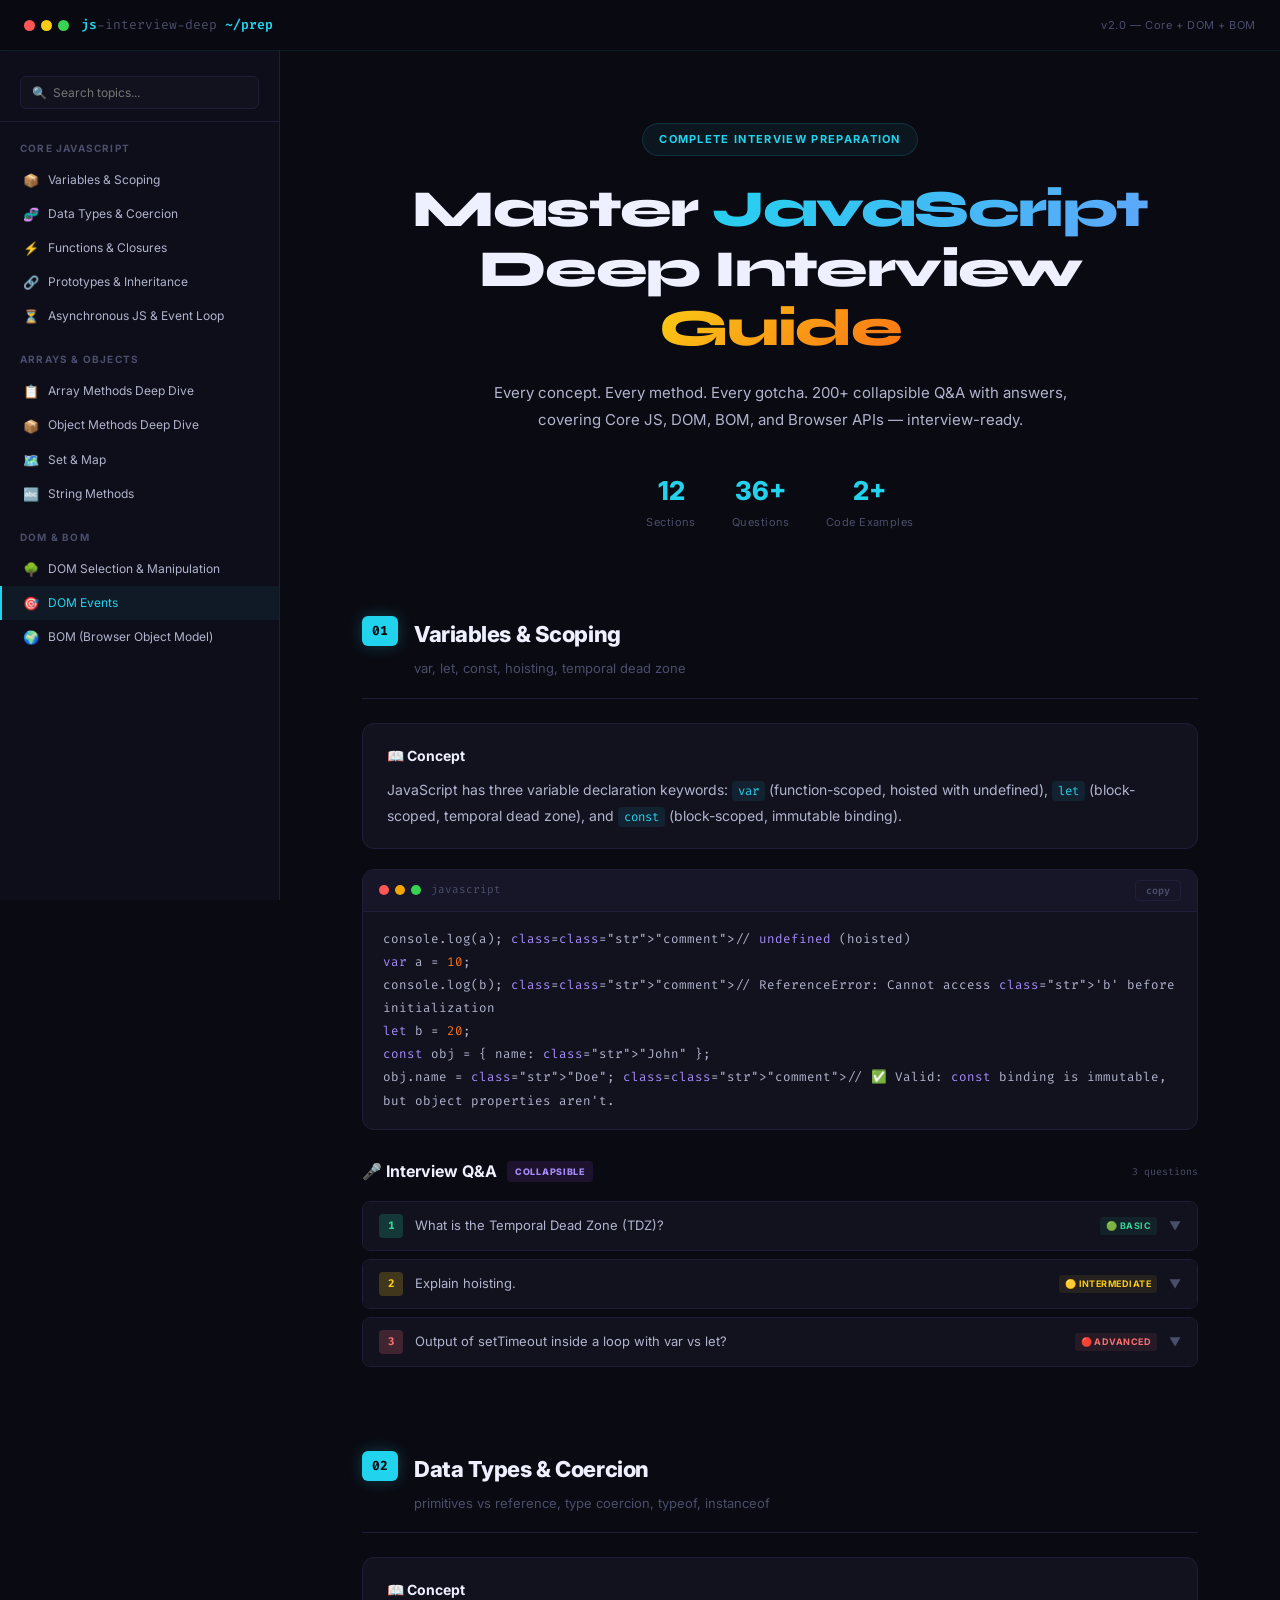
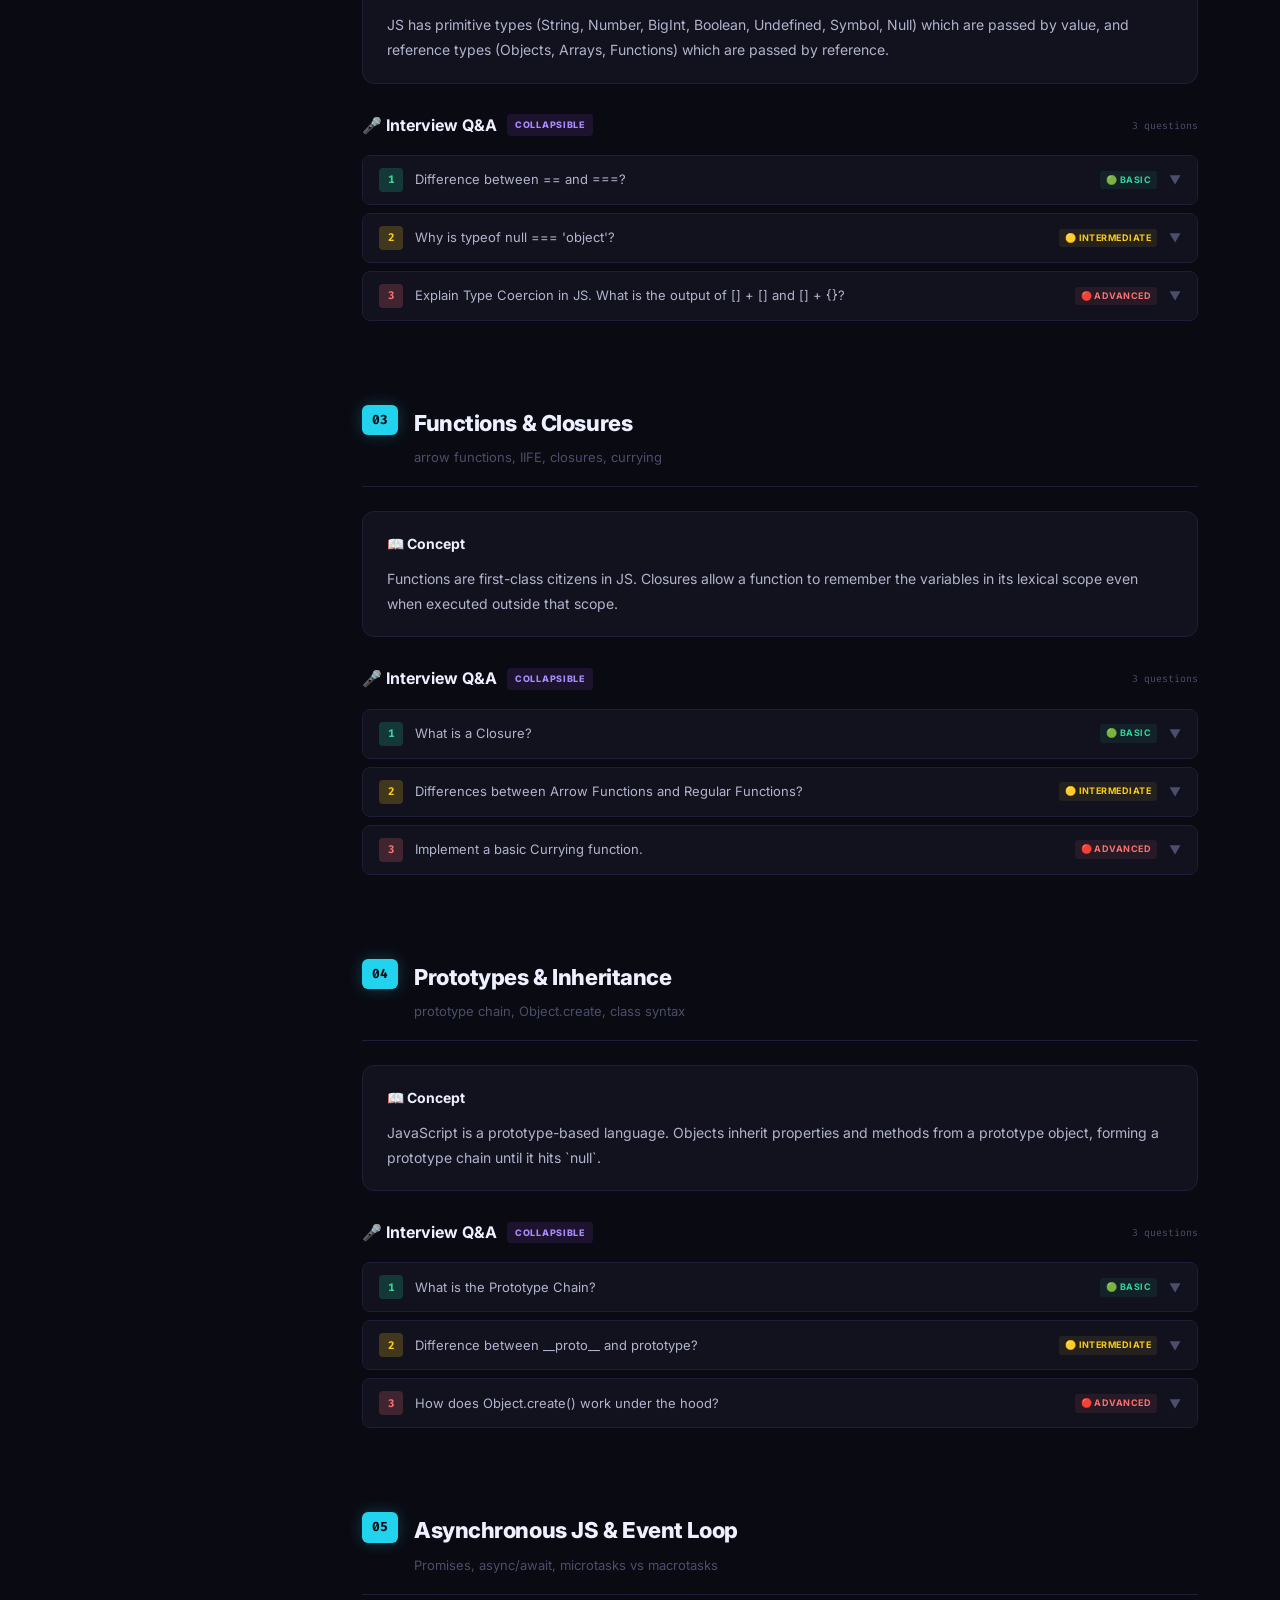
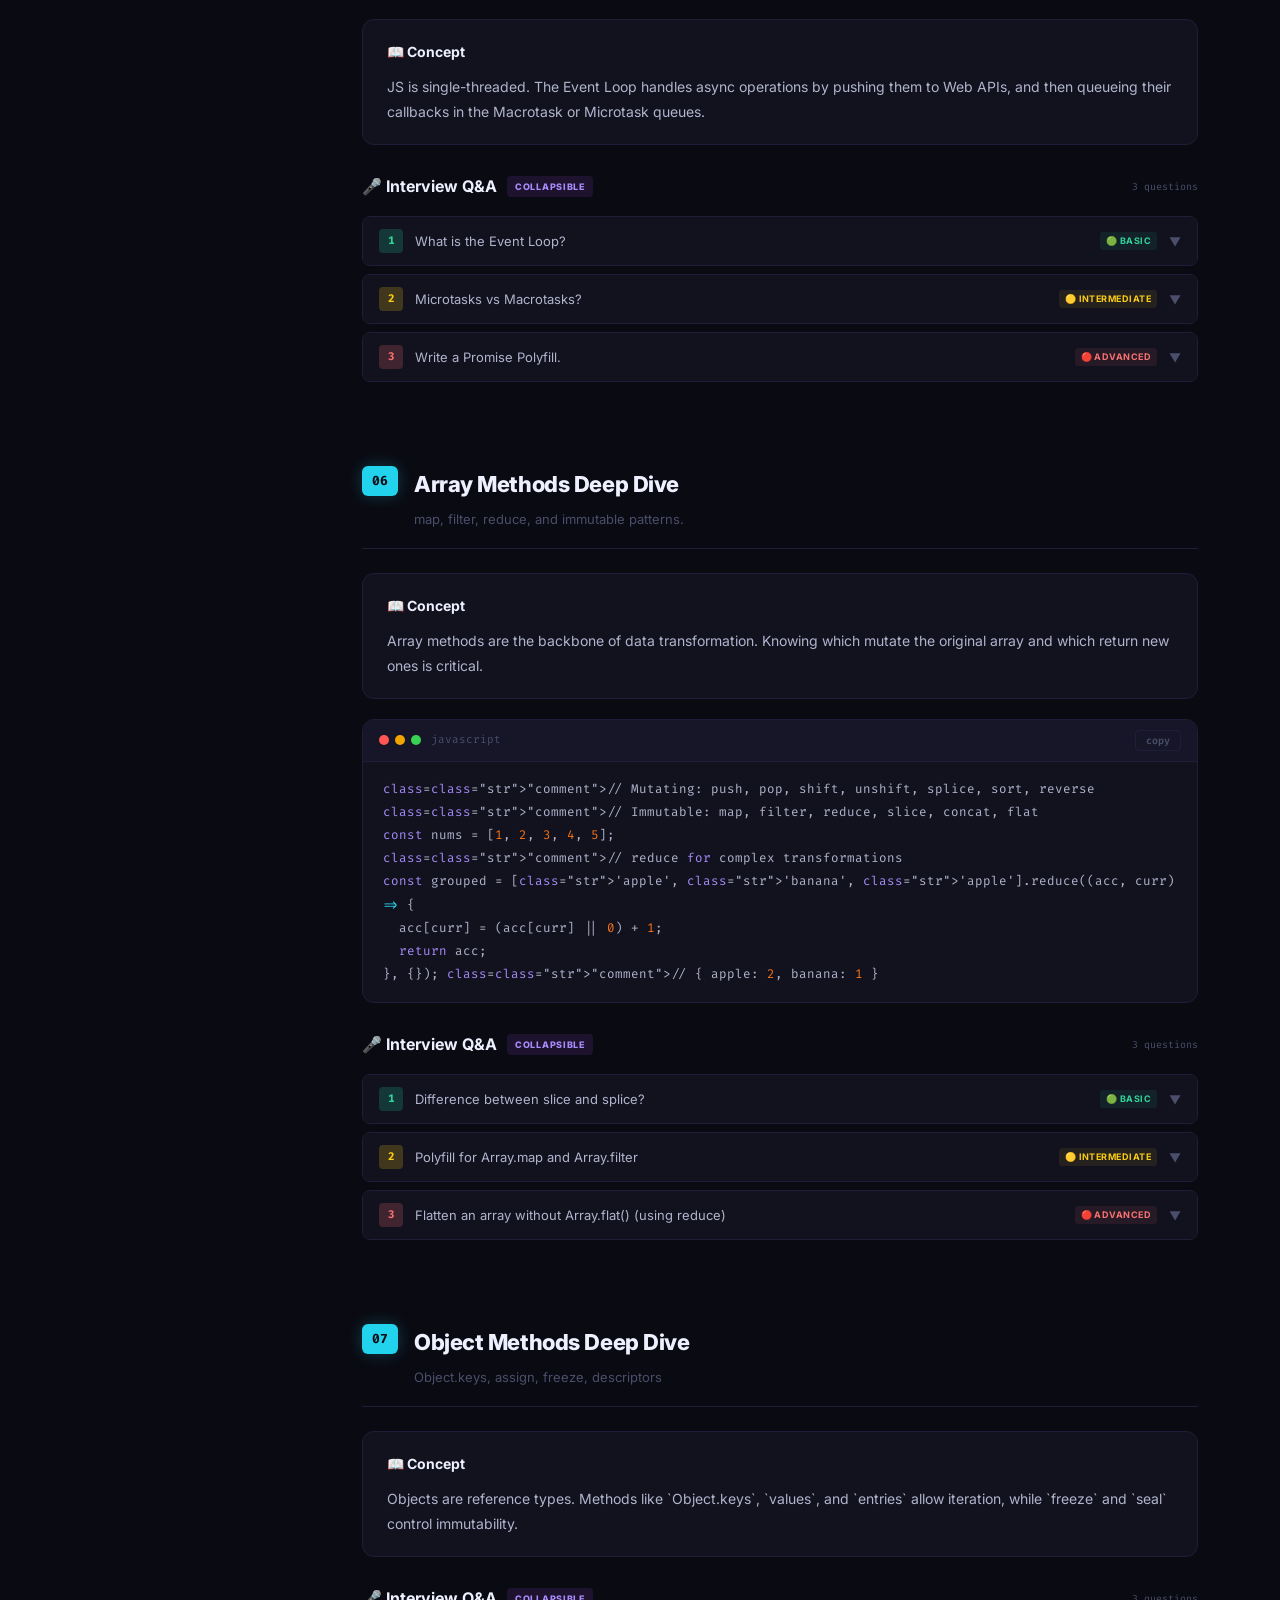
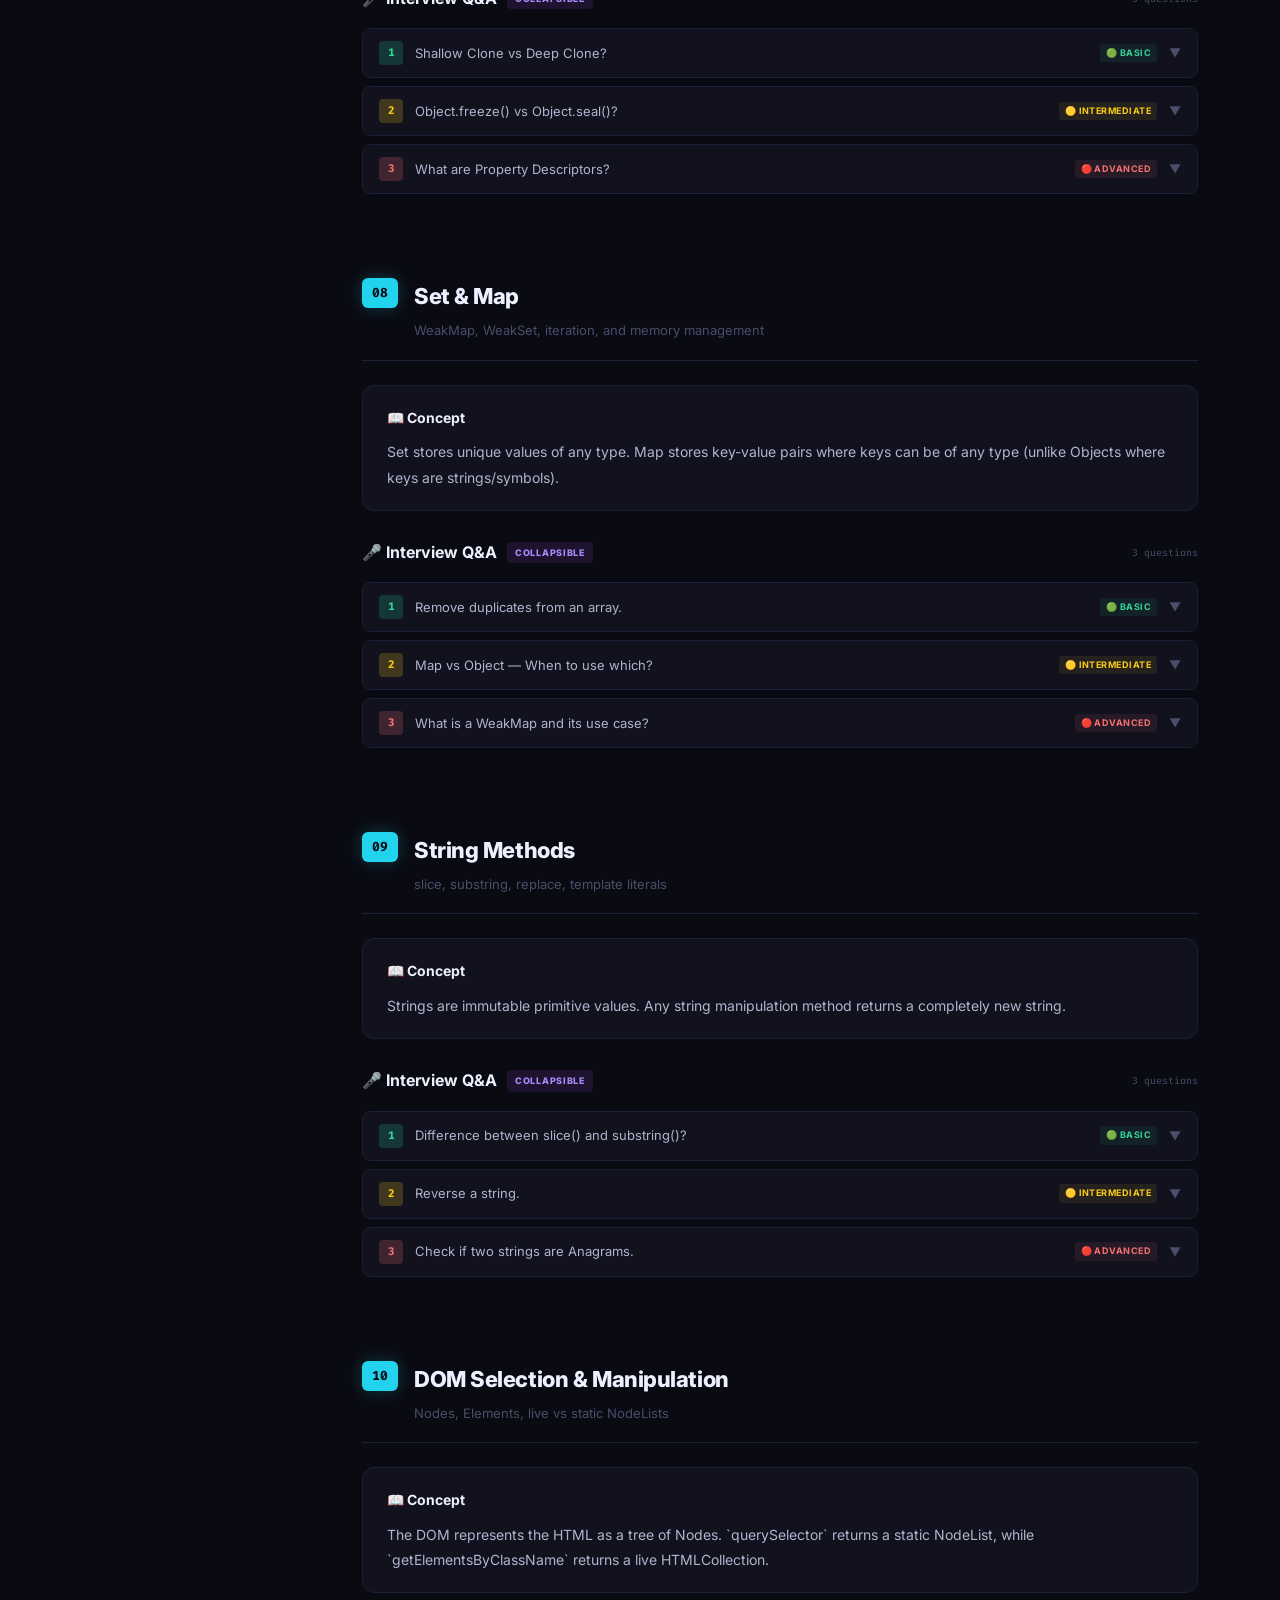
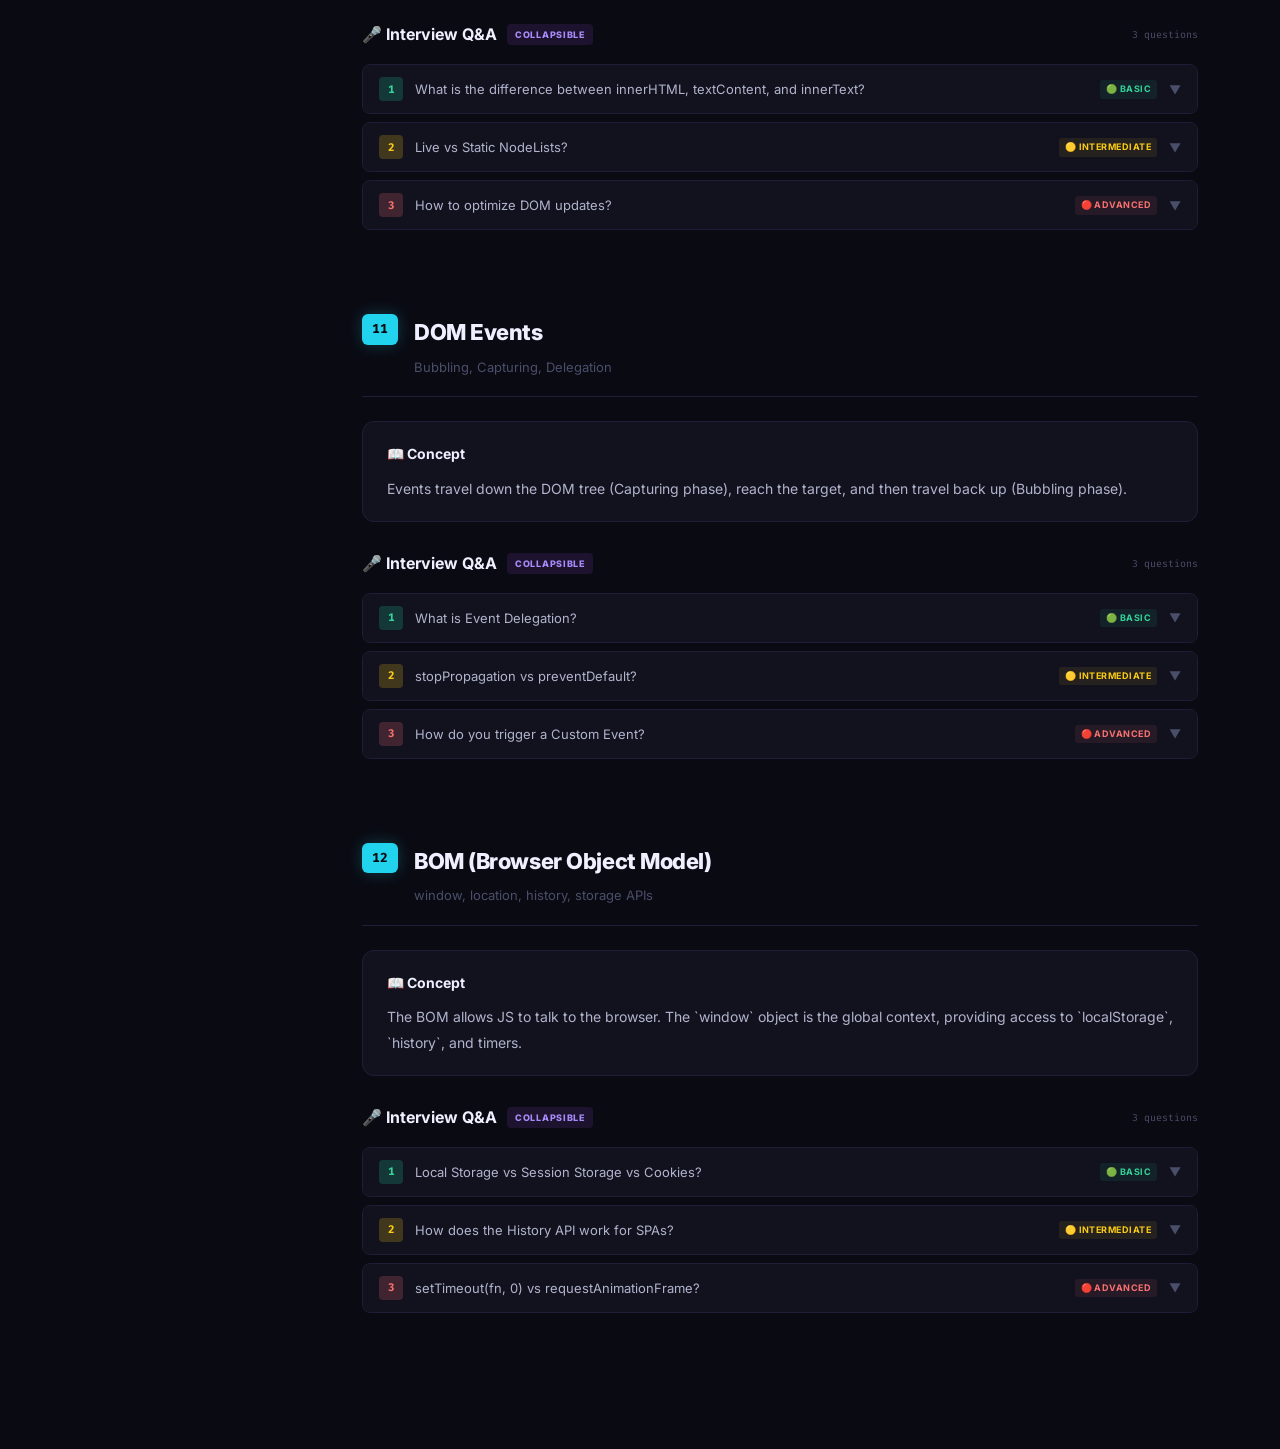
<file: html/js-interview-deep.html>
<!DOCTYPE html>
<html lang="en">
<head>
<meta charset="UTF-8">
<meta name="viewport" content="width=device-width, initial-scale=1.0">
<title>JavaScript Deep Interview Guide — Core + DOM + BOM</title>
<meta name="description" content="200+ JavaScript interview questions with answers covering core JS, arrays, objects, strings, Set/Map, DOM, BOM, and browser APIs.">
<link href="https://fonts.googleapis.com/css2?family=Fira+Code:wght@300;400;500;600;700&family=Syne:wght@400;600;700;800&family=Inter:wght@300;400;500;600;700;800&display=swap" rel="stylesheet">
<link rel="stylesheet" href="../styles/js-interview-deep.css">
</head>
<body>

<div class="progress-bar" id="progress"></div>

<div class="top-header">
  <div class="term-dots">
    <div class="header-dot dot-red"></div>
    <div class="header-dot dot-yellow"></div>
    <div class="header-dot dot-green"></div>
  </div>
  <span class="header-title">js<span>-interview-deep</span> ~/prep</span>
  <span class="header-version">v2.0 — Core + DOM + BOM</span>
</div>

<div class="sidebar" id="sidebar"></div>
<button class="sidebar-toggle" id="sidebarToggle">☰</button>

<div class="layout">
  <div class="main">
    <div class="hero" id="s0">
      <div class="hero-tag">Complete Interview Preparation</div>
      <h1>Master <span class="accent">JavaScript</span><br>Deep Interview <span class="accent2">Guide</span></h1>
      <p>Every concept. Every method. Every gotcha. 200+ collapsible Q&A with answers, covering Core JS, DOM, BOM, and Browser APIs — interview-ready.</p>
      <div class="hero-stats">
        <div class="stat"><div class="stat-num" id="totalSections">0</div><div class="stat-label">Sections</div></div>
        <div class="stat"><div class="stat-num" id="totalQuestions">0</div><div class="stat-label">Questions</div></div>
        <div class="stat"><div class="stat-num" id="totalCode">0</div><div class="stat-label">Code Examples</div></div>
      </div>
    </div>
    <div class="content" id="content"></div>
  </div>
</div>

<button class="back-to-top" id="btt" onclick="window.scrollTo({top:0,behavior:'smooth'})">↑</button>

<script src="../src/js-interview-deep-data.js"></script>
<script>
// ── RENDER ENGINE ──
function esc(s){return s.replace(/</g,'&lt;').replace(/>/g,'&gt;');}

function renderCode(code, title){
  return `<div class="terminal"><div class="terminal-header"><div class="term-dots"><div class="term-dot" style="background:#ff5555"></div><div class="term-dot" style="background:#f0a500"></div><div class="term-dot" style="background:#39d353"></div></div><span class="term-title">${title||'javascript'}</span><button class="copy-btn" onclick="copyBlock(this)">copy</button></div><div class="terminal-body">${code.split('\n').map(l=>`<div class="line">${colorize(l)}</div>`).join('')}</div></div>`;
}

function colorize(line){
  if(!line.trim()) return '';
  // comments
  line = line.replace(/(\/\/.*)$/g,'<span class="comment">$1</span>');
  // strings
  line = line.replace(/(`[^`]*`)/g,'<span class="str">$1</span>');
  line = line.replace(/("[^"]*")/g,'<span class="str">$1</span>');
  line = line.replace(/('[^']*')/g,'<span class="str">$1</span>');
  // keywords
  line = line.replace(/\b(const|let|var|function|return|if|else|for|while|class|extends|new|this|typeof|instanceof|async|await|try|catch|finally|throw|switch|case|break|default|import|export|from|of|in|yield|super|static|get|set|delete|void|null|undefined)\b/g,'<span class="kw">$1</span>');
  // booleans
  line = line.replace(/\b(true|false)\b/g,'<span class="bool">$1</span>');
  // numbers
  line = line.replace(/\b(\d+\.?\d*)\b/g,'<span class="num">$1</span>');
  // arrow
  line = line.replace(/=>/g,'<span class="op">=></span>');
  return line;
}

function renderQA(questions){
  return questions.map((q,i)=>{
    const d = q[0]; // difficulty: e/m/h
    const cls = d==='e'?'easy':d==='m'?'medium':'hard';
    const badge = d==='e'?'🟢 Basic':d==='m'?'🟡 Intermediate':'🔴 Advanced';
    return `<div class="qa-item ${cls}"><div class="qa-question" onclick="this.parentElement.classList.toggle('open')"><span class="q-num">${i+1}</span><span class="q-text">${q[1]}</span><span class="q-diff">${badge}</span><span class="q-toggle">▼</span></div><div class="qa-answer"><div class="qa-answer-inner">${q[2].includes('```')?formatAnswer(q[2]):q[2]}</div></div></div>`;
  }).join('');
}

function formatAnswer(text){
  return text.replace(/```(\w*)\n([\s\S]*?)```/g, (m,lang,code)=>{
    return `<pre>${code.split('\n').map(l=>colorize(esc(l))).join('\n')}</pre>`;
  });
}

function renderSection(sec, idx){
  let html = `<div class="section" id="s${idx+1}"><div class="section-header"><div class="section-num">${String(idx+1).padStart(2,'0')}</div><div><div class="section-title">${sec.title}</div><div class="section-subtitle">${sec.subtitle}</div></div></div>`;

  // Concept
  if(sec.concept) html += `<div class="concept"><div class="concept-title">📖 Concept</div><p>${sec.concept}</p></div>`;

  // Code examples
  if(sec.code) sec.code.forEach(c=>{
    html += renderCode(c[1], c[0]);
  });

  // Tables
  if(sec.table){
    html += `<table class="cmd-table"><thead><tr>${sec.table.head.map(h=>`<th>${h}</th>`).join('')}</tr></thead><tbody>${sec.table.rows.map(r=>`<tr>${r.map((c,i)=>`<td${i===0?' class="tc"':''}>${c}</td>`).join('')}</tr>`).join('')}</tbody></table>`;
  }

  // Callout
  if(sec.callout) html += `<div class="callout ${sec.callout[0]}"><span class="icon">${sec.callout[0]==='tip'?'💡':sec.callout[0]==='warn'?'⚠️':sec.callout[0]==='danger'?'🚨':'🎯'}</span><span class="body">${sec.callout[1]}</span></div>`;

  // Best practices
  if(sec.practices){
    html += `<ul class="practice-list">${sec.practices.map(p=>`<li>${p}</li>`).join('')}</ul>`;
  }

  // Mistakes
  if(sec.mistakes){
    html += `<ul class="mistake-list">${sec.mistakes.map(m=>`<li>${m}</li>`).join('')}</ul>`;
  }

  // Questions
  if(sec.questions){
    html += `<div class="qa-section"><div class="qa-header"><h3>🎤 Interview Q&A</h3><span class="qa-badge interview">Collapsible</span><span class="qa-count">${sec.questions.length} questions</span></div>${renderQA(sec.questions)}</div>`;
  }

  html += '</div>';
  return html;
}

// ── BUILD PAGE ──
const content = document.getElementById('content');
let totalQ = 0;
let sidebarHTML = '';
let currentGroup = '';

SECTIONS.forEach((sec, i)=>{
  if(sec.group && sec.group !== currentGroup){
    currentGroup = sec.group;
    sidebarHTML += `<div class="sidebar-section">${sec.group}</div>`;
  }
  const badge = sec.badge ? `<span class="badge ${sec.badge[1]||''}">${sec.badge[0]}</span>` : '';
  sidebarHTML += `<a class="sidebar-link" onclick="document.getElementById('s${i+1}').scrollIntoView({behavior:'smooth'})"><span class="icon">${sec.icon||'📄'}</span>${sec.title}${badge}</a>`;
  content.innerHTML += renderSection(sec, i);
  if(sec.questions) totalQ += sec.questions.length;
});

document.getElementById('sidebar').innerHTML = `<div class="search-box"><span class="search-icon">🔍</span><input class="search-input" id="search" placeholder="Search topics..." oninput="filterSidebar(this.value)"></div>` + sidebarHTML;
document.getElementById('totalSections').textContent = SECTIONS.length;
document.getElementById('totalQuestions').textContent = totalQ + '+';
document.getElementById('totalCode').textContent = SECTIONS.reduce((a,s)=>a+(s.code?s.code.length:0),0) + '+';

// ── UTILS ──
function copyBlock(btn){
  const body = btn.closest('.terminal').querySelector('.terminal-body');
  const text = body.innerText;
  navigator.clipboard.writeText(text).then(()=>{btn.textContent='copied!';setTimeout(()=>btn.textContent='copy',1500);});
}

function filterSidebar(val){
  val = val.toLowerCase();
  document.querySelectorAll('.sidebar-link').forEach(l=>{
    l.style.display = l.textContent.toLowerCase().includes(val) ? '' : 'none';
  });
}

// Progress bar
window.addEventListener('scroll',()=>{
  const p = window.scrollY / (document.body.scrollHeight - window.innerHeight) * 100;
  document.getElementById('progress').style.width = p + '%';
  document.getElementById('btt').classList.toggle('visible', window.scrollY > 500);
});

// Mobile toggle
document.getElementById('sidebarToggle').addEventListener('click',()=>{
  document.getElementById('sidebar').classList.toggle('open');
});

// Active sidebar tracking
const observer = new IntersectionObserver((entries)=>{
  entries.forEach(e=>{
    if(e.isIntersecting){
      document.querySelectorAll('.sidebar-link').forEach(l=>l.classList.remove('active'));
      const idx = Array.from(document.querySelectorAll('.section')).indexOf(e.target);
      const links = document.querySelectorAll('.sidebar-link');
      if(links[idx]) links[idx].classList.add('active');
    }
  });
},{threshold:0.2, rootMargin:'-80px 0px -60% 0px'});
document.querySelectorAll('.section').forEach(s=>observer.observe(s));
</script>
</body>
</html>
</file>
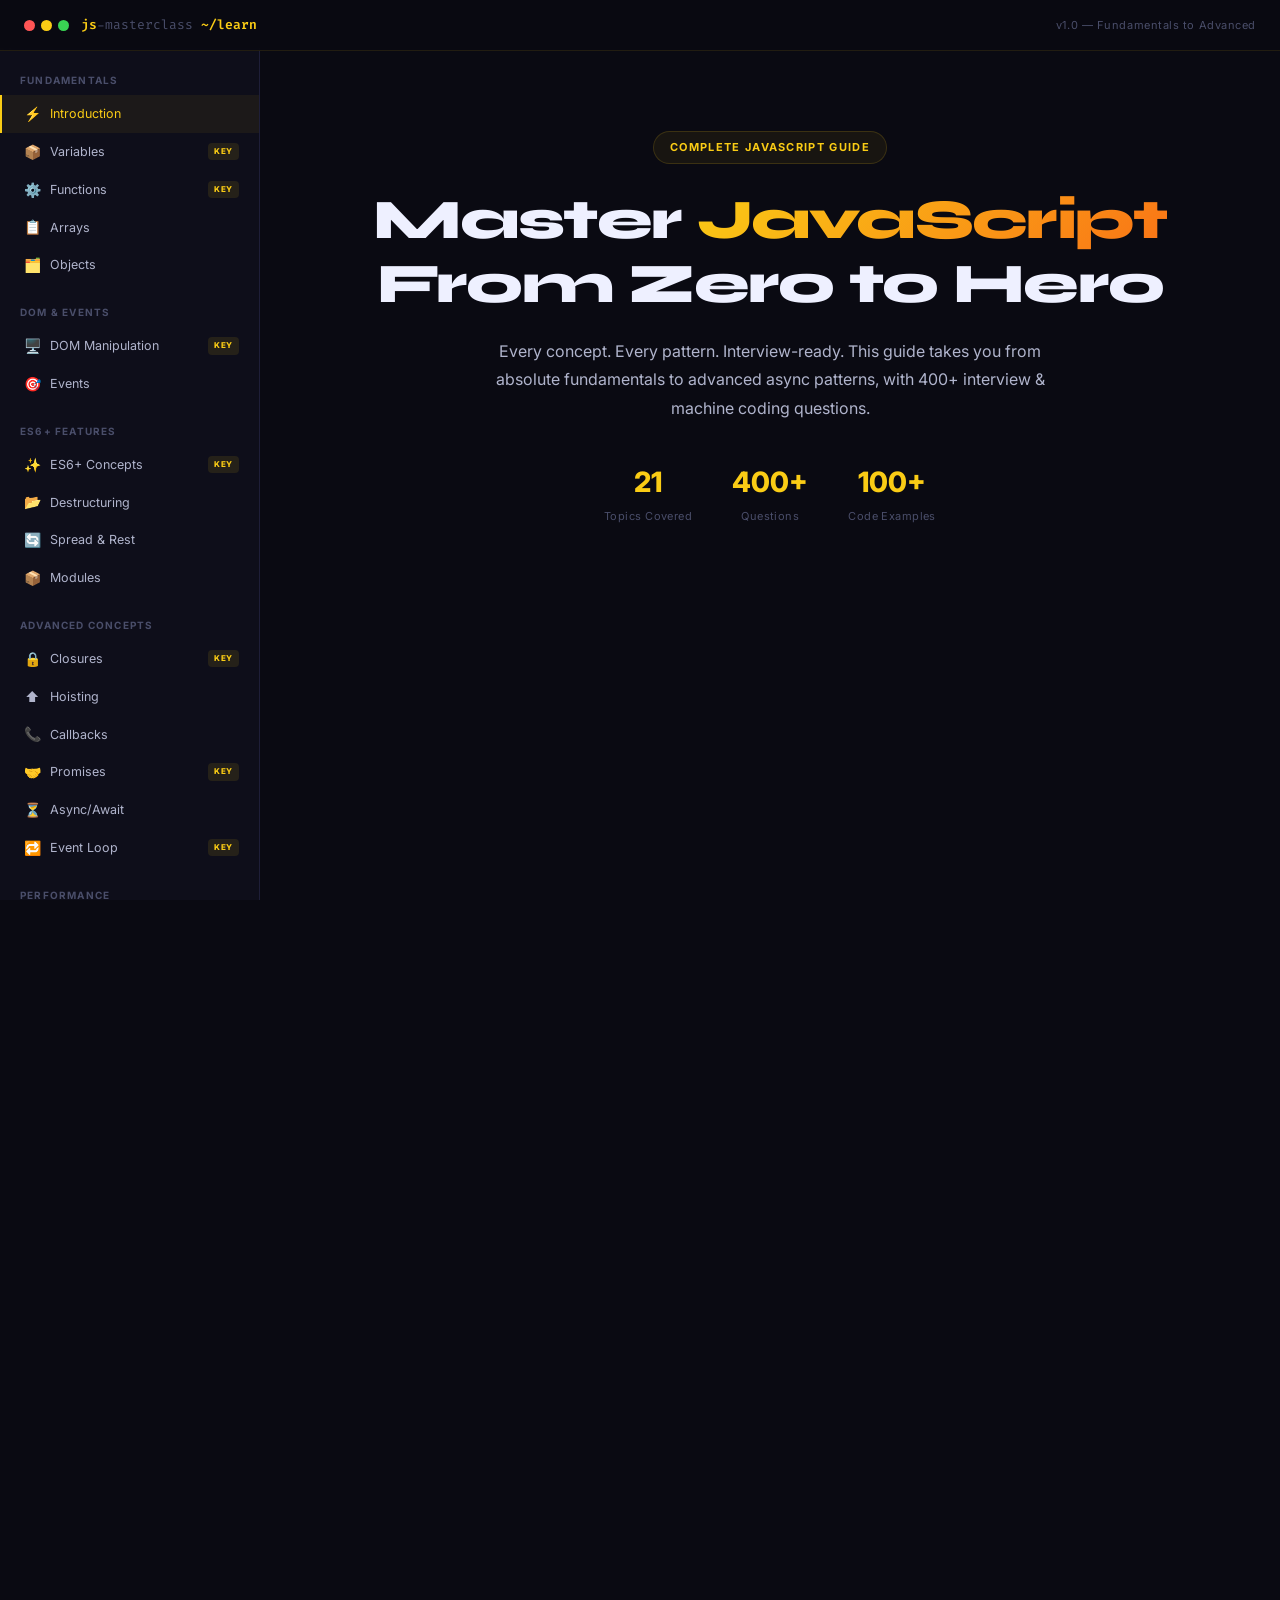
<file: html/js-masterclass.html>
<!DOCTYPE html>
<html lang="en">
<head>
<meta charset="UTF-8">
<meta name="viewport" content="width=device-width, initial-scale=1.0">
<title>JavaScript Masterclass — Fundamentals to Advanced</title>
<meta name="description" content="Complete JavaScript learning guide covering fundamentals to advanced concepts with interview prep, machine coding questions, and real-world examples.">
<link href="https://fonts.googleapis.com/css2?family=Fira+Code:wght@300;400;500;600;700&family=Syne:wght@400;600;700;800&family=Inter:wght@300;400;500;600;700;800&display=swap" rel="stylesheet">
<link rel="stylesheet" href="../styles/js-masterclass.css">
</head>
<body>

<!-- PROGRESS BAR -->
<div class="progress-bar" id="progress"></div>

<!-- TOP HEADER -->
<div class="top-header">
  <div class="term-dots">
    <div class="header-dot dot-red"></div>
    <div class="header-dot dot-yellow"></div>
    <div class="header-dot dot-green"></div>
  </div>
  <span class="header-title">js<span>-masterclass</span> ~/learn</span>
  <span class="header-version">v1.0 — Fundamentals to Advanced</span>
</div>

<!-- SIDEBAR -->
<div class="sidebar" id="sidebar">
  <div class="sidebar-section">Fundamentals</div>
  <a class="sidebar-link active" onclick="scrollTo('s0')"><span class="icon">⚡</span> Introduction</a>
  <a class="sidebar-link" onclick="scrollTo('s1')"><span class="icon">📦</span> Variables<span class="badge">KEY</span></a>
  <a class="sidebar-link" onclick="scrollTo('s2')"><span class="icon">⚙️</span> Functions<span class="badge">KEY</span></a>
  <a class="sidebar-link" onclick="scrollTo('s3')"><span class="icon">📋</span> Arrays</a>
  <a class="sidebar-link" onclick="scrollTo('s4')"><span class="icon">🗂️</span> Objects</a>

  <div class="sidebar-section">DOM & Events</div>
  <a class="sidebar-link" onclick="scrollTo('s5')"><span class="icon">🖥️</span> DOM Manipulation<span class="badge">KEY</span></a>
  <a class="sidebar-link" onclick="scrollTo('s6')"><span class="icon">🎯</span> Events</a>

  <div class="sidebar-section">ES6+ Features</div>
  <a class="sidebar-link" onclick="scrollTo('s7')"><span class="icon">✨</span> ES6+ Concepts<span class="badge">KEY</span></a>
  <a class="sidebar-link" onclick="scrollTo('s8')"><span class="icon">📂</span> Destructuring</a>
  <a class="sidebar-link" onclick="scrollTo('s9')"><span class="icon">🔄</span> Spread & Rest</a>
  <a class="sidebar-link" onclick="scrollTo('s10')"><span class="icon">📦</span> Modules</a>

  <div class="sidebar-section">Advanced Concepts</div>
  <a class="sidebar-link" onclick="scrollTo('s11')"><span class="icon">🔒</span> Closures<span class="badge">KEY</span></a>
  <a class="sidebar-link" onclick="scrollTo('s12')"><span class="icon">⬆️</span> Hoisting</a>
  <a class="sidebar-link" onclick="scrollTo('s13')"><span class="icon">📞</span> Callbacks</a>
  <a class="sidebar-link" onclick="scrollTo('s14')"><span class="icon">🤝</span> Promises<span class="badge">KEY</span></a>
  <a class="sidebar-link" onclick="scrollTo('s15')"><span class="icon">⏳</span> Async/Await</a>
  <a class="sidebar-link" onclick="scrollTo('s16')"><span class="icon">🔁</span> Event Loop<span class="badge">KEY</span></a>

  <div class="sidebar-section">Performance</div>
  <a class="sidebar-link" onclick="scrollTo('s17')"><span class="icon">⏱️</span> Debouncing<span class="badge interview">INT</span></a>
  <a class="sidebar-link" onclick="scrollTo('s18')"><span class="icon">🚦</span> Throttling<span class="badge interview">INT</span></a>

  <div class="sidebar-section">Web APIs</div>
  <a class="sidebar-link" onclick="scrollTo('s19')"><span class="icon">💾</span> localStorage</a>
  <a class="sidebar-link" onclick="scrollTo('s20')"><span class="icon">🌐</span> Fetch API<span class="badge">KEY</span></a>
</div>

<!-- MOBILE SIDEBAR TOGGLE -->
<button class="sidebar-toggle" id="sidebarToggle">☰</button>

<!-- MAIN -->
<div class="layout">
  <div class="main">

    <!-- HERO -->
    <div class="hero" id="s0">
      <div class="hero-tag">Complete JavaScript Guide</div>
      <h1>Master <span class="accent">JavaScript</span><br>From Zero to Hero</h1>
      <p>Every concept. Every pattern. Interview-ready. This guide takes you from absolute fundamentals to advanced async patterns, with 400+ interview & machine coding questions.</p>
      <div class="hero-stats">
        <div class="stat">
          <div class="stat-num">21</div>
          <div class="stat-label">Topics Covered</div>
        </div>
        <div class="stat">
          <div class="stat-num">400+</div>
          <div class="stat-label">Questions</div>
        </div>
        <div class="stat">
          <div class="stat-num">100+</div>
          <div class="stat-label">Code Examples</div>
        </div>
      </div>
    </div>

    <div class="content">

      <!-- ══════════════════════════════════════ -->
      <!-- S1: VARIABLES -->
      <!-- ══════════════════════════════════════ -->
      <div class="section" id="s1">
        <div class="section-header">
          <div class="section-num">01</div>
          <div>
            <div class="section-title">Variables</div>
            <div class="section-subtitle">The building blocks of JavaScript — storing and managing data.</div>
          </div>
        </div>

        <div class="sub-section">
          <div class="sub-title"><span class="sub-icon">📖</span> Definition</div>
          <div class="concept">
            <p>A <strong style="color:var(--yellow)">variable</strong> is a named container that stores a value in memory. JavaScript provides three keywords to declare variables: <code>var</code>, <code>let</code>, and <code>const</code>. Each has different scoping rules and behaviors that fundamentally affect how your code works.</p>
          </div>
        </div>

        <div class="sub-section">
          <div class="sub-title"><span class="sub-icon">🔬</span> Deep Explanation</div>
          <div class="concept">
            <p><strong style="color:var(--cyan)">var</strong> is function-scoped and hoisted to the top of its function. It can be re-declared and re-assigned. Before ES6, this was the only way to declare variables.</p>
            <p style="margin-top:8px"><strong style="color:var(--green)">let</strong> is block-scoped (within <code>{}</code> braces). It cannot be re-declared in the same scope but can be re-assigned. It exists in a "temporal dead zone" from the start of the block until the declaration.</p>
            <p style="margin-top:8px"><strong style="color:var(--purple)">const</strong> is also block-scoped. It cannot be re-declared or re-assigned. However, for objects and arrays, the <em>contents</em> can still be mutated — only the binding is immutable.</p>
          </div>
        </div>

        <div class="sub-section">
          <div class="sub-title"><span class="sub-icon">⌨️</span> Syntax & Code Examples</div>
          <div class="terminal">
            <div class="terminal-header">
              <div class="term-dots"><div class="term-dot" style="background:#ff5555"></div><div class="term-dot" style="background:#f0a500"></div><div class="term-dot" style="background:#39d353"></div></div>
              <span class="term-title">javascript — Variable Declarations</span>
              <button class="copy-btn" onclick="copyBlock(this)">copy</button>
            </div>
            <div class="terminal-body">
              <div class="line"><span class="comment">// var — function scoped, hoisted</span></div>
              <div class="line"><span class="kw">var</span> name = <span class="str">"Alice"</span>;</div>
              <div class="line"><span class="kw">var</span> name = <span class="str">"Bob"</span>;  <span class="comment">// ✅ re-declaration allowed</span></div>
              <div class="line"></div>
              <div class="line"><span class="comment">// let — block scoped</span></div>
              <div class="line"><span class="kw">let</span> age = <span class="num">25</span>;</div>
              <div class="line">age = <span class="num">26</span>;  <span class="comment">// ✅ re-assignment allowed</span></div>
              <div class="line"><span class="comment">// let age = 30;  ❌ SyntaxError: already declared</span></div>
              <div class="line"></div>
              <div class="line"><span class="comment">// const — block scoped, immutable binding</span></div>
              <div class="line"><span class="kw">const</span> PI = <span class="num">3.14159</span>;</div>
              <div class="line"><span class="comment">// PI = 3.14;  ❌ TypeError: Assignment to constant</span></div>
              <div class="line"></div>
              <div class="line"><span class="comment">// ⚠️ const with objects — contents ARE mutable!</span></div>
              <div class="line"><span class="kw">const</span> user = { name: <span class="str">"Alice"</span> };</div>
              <div class="line">user.name = <span class="str">"Bob"</span>;  <span class="comment">// ✅ Works! Object mutated</span></div>
              <div class="line"><span class="comment">// user = {};  ❌ TypeError: can't reassign const</span></div>
              <div class="line"></div>
              <div class="line"><span class="comment">// Block scoping demo</span></div>
              <div class="line"><span class="kw">if</span> (<span class="bool">true</span>) {</div>
              <div class="line">  <span class="kw">let</span> x = <span class="num">10</span>;</div>
              <div class="line">  <span class="kw">var</span> y = <span class="num">20</span>;</div>
              <div class="line">}</div>
              <div class="line"><span class="comment">// console.log(x); ❌ ReferenceError</span></div>
              <div class="line">console.<span class="func">log</span>(y); <span class="comment">// ✅ 20 — var leaks out!</span></div>
            </div>
          </div>
        </div>

        <div class="sub-section">
          <div class="sub-title"><span class="sub-icon">🌍</span> Real-World Use Cases</div>
          <div class="cmd-grid">
            <div class="cmd-card"><div class="cmd-name">const for config</div><div class="cmd-desc">API URLs, environment constants, fixed values that should never change.</div></div>
            <div class="cmd-card"><div class="cmd-name">let for loops</div><div class="cmd-desc">Loop counters, iterators, values that change during execution.</div></div>
            <div class="cmd-card"><div class="cmd-name">const for objects</div><div class="cmd-desc">State objects, DOM references, imported modules — prevent accidental reassignment.</div></div>
          </div>
        </div>

        <div class="sub-section">
          <div class="sub-title"><span class="sub-icon">❌</span> Common Mistakes</div>
          <ul class="mistake-list">
            <li>Using <code>var</code> in loops — causes closure issues in async callbacks</li>
            <li>Assuming <code>const</code> makes objects/arrays immutable (it doesn't)</li>
            <li>Accessing <code>let</code>/<code>const</code> before declaration (temporal dead zone)</li>
            <li>Not understanding that <code>var</code> is function-scoped, not block-scoped</li>
            <li>Forgetting that undeclared variables become global (no strict mode)</li>
          </ul>
        </div>

        <div class="sub-section">
          <div class="sub-title"><span class="sub-icon">✅</span> Best Practices</div>
          <ul class="practice-list">
            <li>Default to <code>const</code> — only use <code>let</code> when reassignment is needed</li>
            <li>Never use <code>var</code> in modern JavaScript</li>
            <li>Always use <code>"use strict"</code> to catch undeclared variables</li>
            <li>Use <code>Object.freeze()</code> if you truly need immutable objects</li>
            <li>Declare variables at the top of their scope for readability</li>
          </ul>
        </div>

        <div class="callout interview-note">
          <span class="icon">🎯</span>
          <span class="body"><strong>Interview Tip:</strong> The #1 most asked question is the difference between var, let, and const. Know scoping, hoisting, TDZ, and the closure-in-loop gotcha cold. Be ready to explain with a <code>setTimeout</code> inside a <code>for</code> loop example.</span>
        </div>

        <!-- Interview Questions -->
        <div class="questions-section">
          <div class="questions-header">
            <h3>🎤 Interview Questions</h3>
            <span class="questions-badge interview-badge">Interview</span>
          </div>
          <ol class="question-list">
            <li class="question-item easy"><span class="q-num">1</span> What is the difference between var, let, and const?<span class="q-diff">Easy</span></li>
            <li class="question-item easy"><span class="q-num">2</span> What is hoisting in the context of variables?<span class="q-diff">Easy</span></li>
            <li class="question-item easy"><span class="q-num">3</span> Can you reassign a const variable? What about mutating its value?<span class="q-diff">Easy</span></li>
            <li class="question-item medium"><span class="q-num">4</span> What is the Temporal Dead Zone (TDZ)?<span class="q-diff">Medium</span></li>
            <li class="question-item medium"><span class="q-num">5</span> What will be the output of a for loop with var vs let and setTimeout?<span class="q-diff">Medium</span></li>
            <li class="question-item medium"><span class="q-num">6</span> Explain function scope vs block scope with examples.<span class="q-diff">Medium</span></li>
            <li class="question-item medium"><span class="q-num">7</span> What happens when you access a variable before its declaration with let?<span class="q-diff">Medium</span></li>
            <li class="question-item hard"><span class="q-num">8</span> How does variable shadowing work? Show scope chain resolution.<span class="q-diff">Hard</span></li>
            <li class="question-item hard"><span class="q-num">9</span> Explain the difference between Object.freeze() and const. When would you use each?<span class="q-diff">Hard</span></li>
            <li class="question-item hard"><span class="q-num">10</span> How do closures interact with var vs let in terms of variable capture?<span class="q-diff">Hard</span></li>
          </ol>
        </div>

        <!-- Machine Coding Questions -->
        <div class="questions-section">
          <div class="questions-header">
            <h3>💻 Machine Coding Questions</h3>
            <span class="questions-badge coding-badge">Coding</span>
          </div>
          <ol class="question-list">
            <li class="question-item easy"><span class="q-num">1</span> Write a function to swap two variables without a temp variable.<span class="q-diff">Easy</span></li>
            <li class="question-item easy"><span class="q-num">2</span> Create a counter using closures that demonstrates let vs var behavior.<span class="q-diff">Easy</span></li>
            <li class="question-item easy"><span class="q-num">3</span> Write code to deep freeze a nested object.<span class="q-diff">Easy</span></li>
            <li class="question-item medium"><span class="q-num">4</span> Implement a simple reactive variable that triggers callbacks on change.<span class="q-diff">Medium</span></li>
            <li class="question-item medium"><span class="q-num">5</span> Build a scoping quiz that asks users to predict output of var/let/const scenarios.<span class="q-diff">Medium</span></li>
            <li class="question-item medium"><span class="q-num">6</span> Create an environment record simulator showing scope chain lookups.<span class="q-diff">Medium</span></li>
            <li class="question-item medium"><span class="q-num">7</span> Implement Object.freeze() polyfill for nested objects.<span class="q-diff">Medium</span></li>
            <li class="question-item hard"><span class="q-num">8</span> Build a JavaScript scope visualizer that shows variable lifecycle.<span class="q-diff">Hard</span></li>
            <li class="question-item hard"><span class="q-num">9</span> Implement a reactive state management system using Proxy and const objects.<span class="q-diff">Hard</span></li>
            <li class="question-item hard"><span class="q-num">10</span> Create a code sandbox that detects and warns about variable hoisting issues.<span class="q-diff">Hard</span></li>
          </ol>
        </div>
      </div>

      <!-- ══════════════════════════════════════ -->
      <!-- S2: FUNCTIONS -->
      <!-- ══════════════════════════════════════ -->
      <div class="section" id="s2">
        <div class="section-header">
          <div class="section-num">02</div>
          <div>
            <div class="section-title">Functions</div>
            <div class="section-subtitle">First-class citizens — the heart of JavaScript.</div>
          </div>
        </div>

        <div class="concept">
          <div class="concept-title">📖 Definition</div>
          <p>A <strong style="color:var(--yellow)">function</strong> is a reusable block of code designed to perform a task. In JavaScript, functions are first-class objects — they can be assigned to variables, passed as arguments, returned from other functions, and have their own properties.</p>
        </div>

        <div class="concept">
          <div class="concept-title">🔬 Deep Explanation</div>
          <p>JavaScript supports multiple function syntaxes: <strong style="color:var(--cyan)">function declarations</strong> (hoisted), <strong style="color:var(--green)">function expressions</strong> (not hoisted), and <strong style="color:var(--purple)">arrow functions</strong> (lexical <code>this</code>). Arrow functions don't have their own <code>this</code>, <code>arguments</code>, or <code>super</code> — they inherit from the enclosing scope.</p>
        </div>

        <div class="terminal">
          <div class="terminal-header">
            <div class="term-dots"><div class="term-dot" style="background:#ff5555"></div><div class="term-dot" style="background:#f0a500"></div><div class="term-dot" style="background:#39d353"></div></div>
            <span class="term-title">javascript — Function Types</span>
            <button class="copy-btn" onclick="copyBlock(this)">copy</button>
          </div>
          <div class="terminal-body">
            <div class="line"><span class="comment">// 1. Function Declaration (hoisted)</span></div>
            <div class="line"><span class="kw">function</span> <span class="func">greet</span>(name) {</div>
            <div class="line">  <span class="kw">return</span> <span class="str">`Hello, ${name}!`</span>;</div>
            <div class="line">}</div>
            <div class="line"></div>
            <div class="line"><span class="comment">// 2. Function Expression (NOT hoisted)</span></div>
            <div class="line"><span class="kw">const</span> <span class="func">greet</span> = <span class="kw">function</span>(name) {</div>
            <div class="line">  <span class="kw">return</span> <span class="str">`Hello, ${name}!`</span>;</div>
            <div class="line">};</div>
            <div class="line"></div>
            <div class="line"><span class="comment">// 3. Arrow Function (lexical this)</span></div>
            <div class="line"><span class="kw">const</span> <span class="func">greet</span> = (name) <span class="op">=></span> <span class="str">`Hello, ${name}!`</span>;</div>
            <div class="line"></div>
            <div class="line"><span class="comment">// 4. IIFE — Immediately Invoked</span></div>
            <div class="line">(<span class="kw">function</span>() {</div>
            <div class="line">  console.<span class="func">log</span>(<span class="str">"Runs immediately!"</span>);</div>
            <div class="line">})();</div>
            <div class="line"></div>
            <div class="line"><span class="comment">// 5. Default Parameters</span></div>
            <div class="line"><span class="kw">function</span> <span class="func">createUser</span>(name, role = <span class="str">"viewer"</span>) {</div>
            <div class="line">  <span class="kw">return</span> { name, role };</div>
            <div class="line">}</div>
            <div class="line"></div>
            <div class="line"><span class="comment">// 6. Higher-Order Function</span></div>
            <div class="line"><span class="kw">function</span> <span class="func">multiplier</span>(factor) {</div>
            <div class="line">  <span class="kw">return</span> (num) <span class="op">=></span> num * factor;</div>
            <div class="line">}</div>
            <div class="line"><span class="kw">const</span> double = <span class="func">multiplier</span>(<span class="num">2</span>);</div>
            <div class="line">console.<span class="func">log</span>(<span class="func">double</span>(<span class="num">5</span>)); <span class="comment">// 10</span></div>
          </div>
        </div>

        <div class="callout warn">
          <span class="icon">⚠️</span>
          <span class="body"><strong>Arrow vs Regular:</strong> Arrow functions do NOT have their own <code>this</code>. Never use arrows as object methods or constructors. Use regular functions when you need dynamic <code>this</code> binding.</span>
        </div>

        <ul class="practice-list">
          <li>Use arrow functions for callbacks and short operations</li>
          <li>Use named function declarations for top-level logic (better stack traces)</li>
          <li>Always use default parameters instead of <code>||</code> fallbacks</li>
          <li>Keep functions small — single responsibility principle</li>
          <li>Use pure functions when possible (no side effects)</li>
        </ul>

        <ul class="mistake-list">
          <li>Using arrow functions as object methods (loses <code>this</code> context)</li>
          <li>Forgetting <code>return</code> in multi-line arrow functions with <code>{}</code></li>
          <li>Not understanding function hoisting vs expression hoisting</li>
          <li>Creating deeply nested callbacks instead of using composition</li>
        </ul>

        <div class="questions-section">
          <div class="questions-header"><h3>🎤 Interview Questions</h3><span class="questions-badge interview-badge">Interview</span></div>
          <ol class="question-list">
            <li class="question-item easy"><span class="q-num">1</span> What are first-class functions?<span class="q-diff">Easy</span></li>
            <li class="question-item easy"><span class="q-num">2</span> Difference between function declaration and expression?<span class="q-diff">Easy</span></li>
            <li class="question-item easy"><span class="q-num">3</span> What is an IIFE and why use it?<span class="q-diff">Easy</span></li>
            <li class="question-item medium"><span class="q-num">4</span> How does <code>this</code> differ in arrow vs regular functions?<span class="q-diff">Medium</span></li>
            <li class="question-item medium"><span class="q-num">5</span> Explain call, apply, and bind with examples.<span class="q-diff">Medium</span></li>
            <li class="question-item medium"><span class="q-num">6</span> What are higher-order functions? Give 3 examples.<span class="q-diff">Medium</span></li>
            <li class="question-item medium"><span class="q-num">7</span> What is function currying? How does it work?<span class="q-diff">Medium</span></li>
            <li class="question-item hard"><span class="q-num">8</span> Implement Function.prototype.bind polyfill.<span class="q-diff">Hard</span></li>
            <li class="question-item hard"><span class="q-num">9</span> Explain the arguments object vs rest parameters.<span class="q-diff">Hard</span></li>
            <li class="question-item hard"><span class="q-num">10</span> What is tail call optimization and does JS support it?<span class="q-diff">Hard</span></li>
          </ol>
        </div>
        <div class="questions-section">
          <div class="questions-header"><h3>💻 Machine Coding Questions</h3><span class="questions-badge coding-badge">Coding</span></div>
          <ol class="question-list">
            <li class="question-item easy"><span class="q-num">1</span> Write a curry function that converts f(a,b,c) to f(a)(b)(c).<span class="q-diff">Easy</span></li>
            <li class="question-item easy"><span class="q-num">2</span> Implement a pipe() function that composes functions left-to-right.<span class="q-diff">Easy</span></li>
            <li class="question-item medium"><span class="q-num">3</span> Build a memoize() function with cache expiry.<span class="q-diff">Medium</span></li>
            <li class="question-item medium"><span class="q-num">4</span> Implement Function.prototype.call from scratch.<span class="q-diff">Medium</span></li>
            <li class="question-item medium"><span class="q-num">5</span> Create a once() function that only allows one invocation.<span class="q-diff">Medium</span></li>
            <li class="question-item medium"><span class="q-num">6</span> Build a retry() wrapper that retries failed async functions.<span class="q-diff">Medium</span></li>
            <li class="question-item hard"><span class="q-num">7</span> Implement a partial application function.<span class="q-diff">Hard</span></li>
            <li class="question-item hard"><span class="q-num">8</span> Build a function composition system with error handling.<span class="q-diff">Hard</span></li>
            <li class="question-item hard"><span class="q-num">9</span> Create a trampolining function for stack-safe recursion.<span class="q-diff">Hard</span></li>
            <li class="question-item hard"><span class="q-num">10</span> Implement an auto-curry function that works with any arity.<span class="q-diff">Hard</span></li>
          </ol>
        </div>
      </div>

      <!-- ══════════════════════════════════════ -->
      <!-- S3: ARRAYS -->
      <!-- ══════════════════════════════════════ -->
      <div class="section" id="s3">
        <div class="section-header">
          <div class="section-num">03</div>
          <div>
            <div class="section-title">Arrays</div>
            <div class="section-subtitle">Ordered collections — the Swiss army knife of data.</div>
          </div>
        </div>

        <div class="concept">
          <div class="concept-title">📖 Definition & Deep Explanation</div>
          <p>An <strong style="color:var(--yellow)">array</strong> is an ordered, indexed collection of values. JavaScript arrays are dynamic — they can grow, shrink, and hold mixed types. They inherit from <code>Array.prototype</code> which provides dozens of built-in methods. Arrays are reference types — assigning an array to a new variable creates a reference, not a copy.</p>
        </div>

        <div class="terminal">
          <div class="terminal-header">
            <div class="term-dots"><div class="term-dot" style="background:#ff5555"></div><div class="term-dot" style="background:#f0a500"></div><div class="term-dot" style="background:#39d353"></div></div>
            <span class="term-title">javascript — Array Methods</span>
            <button class="copy-btn" onclick="copyBlock(this)">copy</button>
          </div>
          <div class="terminal-body">
            <div class="line"><span class="kw">const</span> nums = [<span class="num">1</span>, <span class="num">2</span>, <span class="num">3</span>, <span class="num">4</span>, <span class="num">5</span>];</div>
            <div class="line"></div>
            <div class="line"><span class="comment">// map — transform each element</span></div>
            <div class="line"><span class="kw">const</span> doubled = nums.<span class="func">map</span>(n <span class="op">=></span> n * <span class="num">2</span>); <span class="comment">// [2,4,6,8,10]</span></div>
            <div class="line"></div>
            <div class="line"><span class="comment">// filter — keep matching elements</span></div>
            <div class="line"><span class="kw">const</span> evens = nums.<span class="func">filter</span>(n <span class="op">=></span> n % <span class="num">2</span> === <span class="num">0</span>); <span class="comment">// [2,4]</span></div>
            <div class="line"></div>
            <div class="line"><span class="comment">// reduce — accumulate to single value</span></div>
            <div class="line"><span class="kw">const</span> sum = nums.<span class="func">reduce</span>((acc, n) <span class="op">=></span> acc + n, <span class="num">0</span>); <span class="comment">// 15</span></div>
            <div class="line"></div>
            <div class="line"><span class="comment">// find / findIndex</span></div>
            <div class="line"><span class="kw">const</span> found = nums.<span class="func">find</span>(n <span class="op">=></span> n > <span class="num">3</span>); <span class="comment">// 4</span></div>
            <div class="line"></div>
            <div class="line"><span class="comment">// some / every</span></div>
            <div class="line">nums.<span class="func">some</span>(n <span class="op">=></span> n > <span class="num">4</span>); <span class="comment">// true</span></div>
            <div class="line">nums.<span class="func">every</span>(n <span class="op">=></span> n > <span class="num">0</span>); <span class="comment">// true</span></div>
            <div class="line"></div>
            <div class="line"><span class="comment">// flat / flatMap</span></div>
            <div class="line"><span class="kw">const</span> nested = [[<span class="num">1</span>,<span class="num">2</span>],[<span class="num">3</span>,[<span class="num">4</span>]]];</div>
            <div class="line">nested.<span class="func">flat</span>(<span class="num">Infinity</span>); <span class="comment">// [1,2,3,4]</span></div>
            <div class="line"></div>
            <div class="line"><span class="comment">// Chaining methods</span></div>
            <div class="line"><span class="kw">const</span> result = nums</div>
            <div class="line">  .<span class="func">filter</span>(n <span class="op">=></span> n % <span class="num">2</span> !== <span class="num">0</span>)</div>
            <div class="line">  .<span class="func">map</span>(n <span class="op">=></span> n ** <span class="num">2</span>)</div>
            <div class="line">  .<span class="func">reduce</span>((a, b) <span class="op">=></span> a + b, <span class="num">0</span>); <span class="comment">// 35</span></div>
          </div>
        </div>

        <div class="callout tip">
          <span class="icon">💡</span>
          <span class="body"><strong>Mutating vs Non-mutating:</strong> <code>push, pop, splice, sort, reverse</code> mutate the original array. <code>map, filter, reduce, slice, concat</code> return new arrays. In interviews, always clarify which you're using.</span>
        </div>

        <ul class="practice-list">
          <li>Prefer <code>map/filter/reduce</code> over <code>for</code> loops for data transformations</li>
          <li>Use <code>Array.from()</code> or spread <code>[...iterable]</code> to convert iterables</li>
          <li>Use <code>structuredClone()</code> or spread for shallow copies</li>
          <li>Use <code>Array.isArray()</code> to check if something is an array</li>
        </ul>

        <div class="questions-section">
          <div class="questions-header"><h3>🎤 Interview Questions</h3><span class="questions-badge interview-badge">Interview</span></div>
          <ol class="question-list">
            <li class="question-item easy"><span class="q-num">1</span> What is the difference between map, forEach, and for...of?<span class="q-diff">Easy</span></li>
            <li class="question-item easy"><span class="q-num">2</span> How does Array.isArray() differ from typeof?<span class="q-diff">Easy</span></li>
            <li class="question-item easy"><span class="q-num">3</span> What is the difference between slice and splice?<span class="q-diff">Easy</span></li>
            <li class="question-item medium"><span class="q-num">4</span> Explain reduce with a real-world example.<span class="q-diff">Medium</span></li>
            <li class="question-item medium"><span class="q-num">5</span> How do you remove duplicates from an array? (3 ways)<span class="q-diff">Medium</span></li>
            <li class="question-item medium"><span class="q-num">6</span> What is the difference between shallow and deep copy of arrays?<span class="q-diff">Medium</span></li>
            <li class="question-item medium"><span class="q-num">7</span> Explain flat() and flatMap() with use cases.<span class="q-diff">Medium</span></li>
            <li class="question-item hard"><span class="q-num">8</span> How does sort() work internally? What is its time complexity?<span class="q-diff">Hard</span></li>
            <li class="question-item hard"><span class="q-num">9</span> Implement Array.prototype.reduce from scratch.<span class="q-diff">Hard</span></li>
            <li class="question-item hard"><span class="q-num">10</span> What are typed arrays and when would you use them?<span class="q-diff">Hard</span></li>
          </ol>
        </div>
        <div class="questions-section">
          <div class="questions-header"><h3>💻 Machine Coding Questions</h3><span class="questions-badge coding-badge">Coding</span></div>
          <ol class="question-list">
            <li class="question-item easy"><span class="q-num">1</span> Flatten a deeply nested array without using flat().<span class="q-diff">Easy</span></li>
            <li class="question-item easy"><span class="q-num">2</span> Implement a polyfill for Array.prototype.map.<span class="q-diff">Easy</span></li>
            <li class="question-item medium"><span class="q-num">3</span> Build a function to chunk an array into groups of N.<span class="q-diff">Medium</span></li>
            <li class="question-item medium"><span class="q-num">4</span> Implement array intersection, union, and difference.<span class="q-diff">Medium</span></li>
            <li class="question-item medium"><span class="q-num">5</span> Build a sortBy() function that sorts objects by a given key.<span class="q-diff">Medium</span></li>
            <li class="question-item medium"><span class="q-num">6</span> Create a groupBy() function similar to Lodash.<span class="q-diff">Medium</span></li>
            <li class="question-item hard"><span class="q-num">7</span> Implement a virtual scrolling list that renders only visible items.<span class="q-diff">Hard</span></li>
            <li class="question-item hard"><span class="q-num">8</span> Build a reactive array that triggers UI updates on mutations.<span class="q-diff">Hard</span></li>
            <li class="question-item hard"><span class="q-num">9</span> Implement a lazy evaluation chain (like Lodash lazy).<span class="q-diff">Hard</span></li>
            <li class="question-item hard"><span class="q-num">10</span> Create a pagination system with filter, sort, and search on arrays.<span class="q-diff">Hard</span></li>
          </ol>
        </div>
      </div>

      <!-- ══════════════════════════════════════ -->
      <!-- S4: OBJECTS -->
      <!-- ══════════════════════════════════════ -->
      <div class="section" id="s4">
        <div class="section-header">
          <div class="section-num">04</div>
          <div>
            <div class="section-title">Objects</div>
            <div class="section-subtitle">Key-value pairs — the foundation of everything in JS.</div>
          </div>
        </div>

        <div class="concept">
          <div class="concept-title">📖 Definition & Deep Explanation</div>
          <p><strong style="color:var(--yellow)">Objects</strong> are unordered collections of key-value pairs. Almost everything in JavaScript is an object (arrays, functions, dates). Objects can have methods (functions as values), getters/setters, and inherit from prototypes. The prototype chain is how JavaScript implements inheritance.</p>
        </div>

        <div class="terminal">
          <div class="terminal-header">
            <div class="term-dots"><div class="term-dot" style="background:#ff5555"></div><div class="term-dot" style="background:#f0a500"></div><div class="term-dot" style="background:#39d353"></div></div>
            <span class="term-title">javascript — Object Operations</span>
            <button class="copy-btn" onclick="copyBlock(this)">copy</button>
          </div>
          <div class="terminal-body">
            <div class="line"><span class="comment">// Object creation</span></div>
            <div class="line"><span class="kw">const</span> user = {</div>
            <div class="line">  name: <span class="str">"Alice"</span>,</div>
            <div class="line">  age: <span class="num">28</span>,</div>
            <div class="line">  <span class="func">greet</span>() { <span class="kw">return</span> <span class="str">`Hi, I'm ${this.name}`</span>; }</div>
            <div class="line">};</div>
            <div class="line"></div>
            <div class="line"><span class="comment">// Access & modify</span></div>
            <div class="line">user.name;           <span class="comment">// "Alice" (dot notation)</span></div>
            <div class="line">user[<span class="str">"age"</span>];         <span class="comment">// 28 (bracket notation)</span></div>
            <div class="line">user.email = <span class="str">"a@b.c"</span>; <span class="comment">// add new property</span></div>
            <div class="line"></div>
            <div class="line"><span class="comment">// Object methods</span></div>
            <div class="line">Object.<span class="func">keys</span>(user);     <span class="comment">// ["name","age","greet","email"]</span></div>
            <div class="line">Object.<span class="func">values</span>(user);   <span class="comment">// ["Alice", 28, ƒ, "a@b.c"]</span></div>
            <div class="line">Object.<span class="func">entries</span>(user);  <span class="comment">// [["name","Alice"], ...]</span></div>
            <div class="line"></div>
            <div class="line"><span class="comment">// Spread & merge</span></div>
            <div class="line"><span class="kw">const</span> updated = { ...user, age: <span class="num">29</span> };</div>
            <div class="line"></div>
            <div class="line"><span class="comment">// Optional chaining</span></div>
            <div class="line">user?.address?.city; <span class="comment">// undefined (no error)</span></div>
            <div class="line"></div>
            <div class="line"><span class="comment">// Computed property names</span></div>
            <div class="line"><span class="kw">const</span> key = <span class="str">"role"</span>;</div>
            <div class="line"><span class="kw">const</span> obj = { [key]: <span class="str">"admin"</span> }; <span class="comment">// { role: "admin" }</span></div>
          </div>
        </div>

        <div class="callout interview-note">
          <span class="icon">🎯</span>
          <span class="body"><strong>Interview Must-Know:</strong> Understand <code>this</code> in objects, prototype chain, <code>Object.create()</code>, <code>Object.assign()</code> vs spread, deep vs shallow copy, and property descriptors (<code>Object.defineProperty</code>).</span>
        </div>

        <div class="questions-section">
          <div class="questions-header"><h3>🎤 Interview Questions</h3><span class="questions-badge interview-badge">Interview</span></div>
          <ol class="question-list">
            <li class="question-item easy"><span class="q-num">1</span> What is the difference between dot and bracket notation?<span class="q-diff">Easy</span></li>
            <li class="question-item easy"><span class="q-num">2</span> How do Object.keys(), values(), and entries() work?<span class="q-diff">Easy</span></li>
            <li class="question-item medium"><span class="q-num">3</span> Explain the prototype chain with an example.<span class="q-diff">Medium</span></li>
            <li class="question-item medium"><span class="q-num">4</span> What is Object.create() and how does it differ from class?<span class="q-diff">Medium</span></li>
            <li class="question-item medium"><span class="q-num">5</span> How do you deep clone an object? Compare methods.<span class="q-diff">Medium</span></li>
            <li class="question-item medium"><span class="q-num">6</span> Explain Object.defineProperty and property descriptors.<span class="q-diff">Medium</span></li>
            <li class="question-item medium"><span class="q-num">7</span> What is optional chaining and nullish coalescing?<span class="q-diff">Medium</span></li>
            <li class="question-item hard"><span class="q-num">8</span> How does prototypal inheritance differ from classical?<span class="q-diff">Hard</span></li>
            <li class="question-item hard"><span class="q-num">9</span> Explain WeakMap and WeakSet. When would you use them?<span class="q-diff">Hard</span></li>
            <li class="question-item hard"><span class="q-num">10</span> How does Proxy work? Implement a validation layer using Proxy.<span class="q-diff">Hard</span></li>
          </ol>
        </div>
        <div class="questions-section">
          <div class="questions-header"><h3>💻 Machine Coding Questions</h3><span class="questions-badge coding-badge">Coding</span></div>
          <ol class="question-list">
            <li class="question-item easy"><span class="q-num">1</span> Implement a deep clone function for nested objects.<span class="q-diff">Easy</span></li>
            <li class="question-item easy"><span class="q-num">2</span> Write a function to flatten a nested object to dot notation keys.<span class="q-diff">Easy</span></li>
            <li class="question-item medium"><span class="q-num">3</span> Build an object diff function that shows added/removed/changed keys.<span class="q-diff">Medium</span></li>
            <li class="question-item medium"><span class="q-num">4</span> Create a get() function like Lodash _.get for safe nested access.<span class="q-diff">Medium</span></li>
            <li class="question-item medium"><span class="q-num">5</span> Implement Object.assign() polyfill.<span class="q-diff">Medium</span></li>
            <li class="question-item medium"><span class="q-num">6</span> Build a schema validator for object shapes.<span class="q-diff">Medium</span></li>
            <li class="question-item hard"><span class="q-num">7</span> Implement a Proxy-based observable object with change listeners.<span class="q-diff">Hard</span></li>
            <li class="question-item hard"><span class="q-num">8</span> Build a JSON path query engine for nested objects.<span class="q-diff">Hard</span></li>
            <li class="question-item hard"><span class="q-num">9</span> Create an immutable data structure library using Object.freeze + Proxy.<span class="q-diff">Hard</span></li>
            <li class="question-item hard"><span class="q-num">10</span> Implement a class-based inheritance system without using ES6 classes.<span class="q-diff">Hard</span></li>
          </ol>
        </div>
      </div>

      <!-- ══════════════════════════════════════ -->
      <!-- S5: DOM MANIPULATION -->
      <!-- ══════════════════════════════════════ -->
      <div class="section" id="s5">
        <div class="section-header">
          <div class="section-num">05</div>
          <div>
            <div class="section-title">DOM Manipulation</div>
            <div class="section-subtitle">Interact with the browser — modify pages dynamically.</div>
          </div>
        </div>

        <div class="concept">
          <div class="concept-title">📖 Definition & Deep Explanation</div>
          <p>The <strong style="color:var(--yellow)">DOM (Document Object Model)</strong> is a tree-structured representation of your HTML page. JavaScript can read, modify, add, or remove elements from this tree. The browser re-renders the page whenever the DOM changes. Understanding DOM manipulation is essential for building interactive UIs without frameworks.</p>
        </div>

        <div class="terminal">
          <div class="terminal-header">
            <div class="term-dots"><div class="term-dot" style="background:#ff5555"></div><div class="term-dot" style="background:#f0a500"></div><div class="term-dot" style="background:#39d353"></div></div>
            <span class="term-title">javascript — DOM Methods</span>
            <button class="copy-btn" onclick="copyBlock(this)">copy</button>
          </div>
          <div class="terminal-body">
            <div class="line"><span class="comment">// Selecting elements</span></div>
            <div class="line"><span class="kw">const</span> el = document.<span class="func">getElementById</span>(<span class="str">"app"</span>);</div>
            <div class="line"><span class="kw">const</span> btn = document.<span class="func">querySelector</span>(<span class="str">".submit-btn"</span>);</div>
            <div class="line"><span class="kw">const</span> items = document.<span class="func">querySelectorAll</span>(<span class="str">".item"</span>);</div>
            <div class="line"></div>
            <div class="line"><span class="comment">// Creating & appending</span></div>
            <div class="line"><span class="kw">const</span> div = document.<span class="func">createElement</span>(<span class="str">"div"</span>);</div>
            <div class="line">div.textContent = <span class="str">"Hello World"</span>;</div>
            <div class="line">div.classList.<span class="func">add</span>(<span class="str">"card"</span>);</div>
            <div class="line">div.<span class="func">setAttribute</span>(<span class="str">"data-id"</span>, <span class="str">"1"</span>);</div>
            <div class="line">document.body.<span class="func">appendChild</span>(div);</div>
            <div class="line"></div>
            <div class="line"><span class="comment">// innerHTML vs textContent</span></div>
            <div class="line">el.innerHTML = <span class="str">"&lt;strong&gt;Bold&lt;/strong&gt;"</span>; <span class="comment">// parses HTML</span></div>
            <div class="line">el.textContent = <span class="str">"Plain text"</span>; <span class="comment">// safe, no parsing</span></div>
            <div class="line"></div>
            <div class="line"><span class="comment">// Modifying styles</span></div>
            <div class="line">el.style.backgroundColor = <span class="str">"#1a1a2e"</span>;</div>
            <div class="line">el.classList.<span class="func">toggle</span>(<span class="str">"active"</span>);</div>
            <div class="line"></div>
            <div class="line"><span class="comment">// Removing elements</span></div>
            <div class="line">el.<span class="func">remove</span>();</div>
            <div class="line">parent.<span class="func">removeChild</span>(child);</div>
            <div class="line"></div>
            <div class="line"><span class="comment">// Document Fragment (batch DOM updates)</span></div>
            <div class="line"><span class="kw">const</span> frag = document.<span class="func">createDocumentFragment</span>();</div>
            <div class="line"><span class="kw">for</span> (<span class="kw">let</span> i = <span class="num">0</span>; i < <span class="num">100</span>; i++) {</div>
            <div class="line">  <span class="kw">const</span> li = document.<span class="func">createElement</span>(<span class="str">"li"</span>);</div>
            <div class="line">  li.textContent = <span class="str">`Item ${i}`</span>;</div>
            <div class="line">  frag.<span class="func">appendChild</span>(li);</div>
            <div class="line">}</div>
            <div class="line">list.<span class="func">appendChild</span>(frag); <span class="comment">// single reflow!</span></div>
          </div>
        </div>

        <div class="callout danger">
          <span class="icon">🚨</span>
          <span class="body"><strong>XSS Warning:</strong> Never use <code>innerHTML</code> with user input. Always use <code>textContent</code> or sanitize HTML to prevent cross-site scripting attacks.</span>
        </div>

        <div class="questions-section">
          <div class="questions-header"><h3>🎤 Interview Questions</h3><span class="questions-badge interview-badge">Interview</span></div>
          <ol class="question-list">
            <li class="question-item easy"><span class="q-num">1</span> What is the DOM? How is it different from HTML?<span class="q-diff">Easy</span></li>
            <li class="question-item easy"><span class="q-num">2</span> Difference between getElementById, querySelector, querySelectorAll?<span class="q-diff">Easy</span></li>
            <li class="question-item easy"><span class="q-num">3</span> innerHTML vs textContent vs innerText?<span class="q-diff">Easy</span></li>
            <li class="question-item medium"><span class="q-num">4</span> What is a DocumentFragment and why use it?<span class="q-diff">Medium</span></li>
            <li class="question-item medium"><span class="q-num">5</span> Explain reflow and repaint. How do you minimize them?<span class="q-diff">Medium</span></li>
            <li class="question-item medium"><span class="q-num">6</span> What is event delegation and why is it performant?<span class="q-diff">Medium</span></li>
            <li class="question-item medium"><span class="q-num">7</span> How does classList differ from className?<span class="q-diff">Medium</span></li>
            <li class="question-item hard"><span class="q-num">8</span> Explain the virtual DOM concept and its advantages.<span class="q-diff">Hard</span></li>
            <li class="question-item hard"><span class="q-num">9</span> How does MutationObserver work?<span class="q-diff">Hard</span></li>
            <li class="question-item hard"><span class="q-num">10</span> Build a simple virtual DOM diff algorithm concept.<span class="q-diff">Hard</span></li>
          </ol>
        </div>
        <div class="questions-section">
          <div class="questions-header"><h3>💻 Machine Coding Questions</h3><span class="questions-badge coding-badge">Coding</span></div>
          <ol class="question-list">
            <li class="question-item easy"><span class="q-num">1</span> Build a dynamic todo list with add/delete/toggle functionality.<span class="q-diff">Easy</span></li>
            <li class="question-item easy"><span class="q-num">2</span> Create a character counter for a textarea input.<span class="q-diff">Easy</span></li>
            <li class="question-item medium"><span class="q-num">3</span> Build a sortable table with click-to-sort column headers.<span class="q-diff">Medium</span></li>
            <li class="question-item medium"><span class="q-num">4</span> Create a modal/dialog component from scratch.<span class="q-diff">Medium</span></li>
            <li class="question-item medium"><span class="q-num">5</span> Build an accordion component with smooth animations.<span class="q-diff">Medium</span></li>
            <li class="question-item medium"><span class="q-num">6</span> Create a drag-and-drop reorderable list.<span class="q-diff">Medium</span></li>
            <li class="question-item hard"><span class="q-num">7</span> Build an infinite scrolling feed with DOM recycling.<span class="q-diff">Hard</span></li>
            <li class="question-item hard"><span class="q-num">8</span> Create a rich text editor with basic formatting (bold, italic, link).<span class="q-diff">Hard</span></li>
            <li class="question-item hard"><span class="q-num">9</span> Build a spreadsheet-like grid with editable cells.<span class="q-diff">Hard</span></li>
            <li class="question-item hard"><span class="q-num">10</span> Implement a custom DOM rendering engine (mini virtual DOM).<span class="q-diff">Hard</span></li>
          </ol>
        </div>
      </div>

      <!-- ══════════════════════════════════════ -->
      <!-- S6: EVENTS -->
      <!-- ══════════════════════════════════════ -->
      <div class="section" id="s6">
        <div class="section-header">
          <div class="section-num">06</div>
          <div>
            <div class="section-title">Events</div>
            <div class="section-subtitle">Reacting to user actions — clicks, keys, scrolls, and more.</div>
          </div>
        </div>

        <div class="concept">
          <div class="concept-title">📖 Definition & Deep Explanation</div>
          <p><strong style="color:var(--yellow)">Events</strong> are signals that something has happened — a click, keypress, scroll, or form submission. JavaScript uses an event-driven model. Events propagate through the DOM in three phases: <strong style="color:var(--cyan)">capture</strong> (top-down), <strong style="color:var(--green)">target</strong>, and <strong style="color:var(--purple)">bubble</strong> (bottom-up). Understanding this flow is critical for event delegation and preventing unwanted behavior.</p>
        </div>

        <div class="terminal">
          <div class="terminal-header">
            <div class="term-dots"><div class="term-dot" style="background:#ff5555"></div><div class="term-dot" style="background:#f0a500"></div><div class="term-dot" style="background:#39d353"></div></div>
            <span class="term-title">javascript — Event Handling</span>
            <button class="copy-btn" onclick="copyBlock(this)">copy</button>
          </div>
          <div class="terminal-body">
            <div class="line"><span class="comment">// addEventListener (recommended)</span></div>
            <div class="line">btn.<span class="func">addEventListener</span>(<span class="str">"click"</span>, (e) <span class="op">=></span> {</div>
            <div class="line">  console.<span class="func">log</span>(<span class="str">"Clicked!"</span>, e.target);</div>
            <div class="line">});</div>
            <div class="line"></div>
            <div class="line"><span class="comment">// Event Delegation — listen on parent</span></div>
            <div class="line">document.<span class="func">getElementById</span>(<span class="str">"list"</span>)</div>
            <div class="line">  .<span class="func">addEventListener</span>(<span class="str">"click"</span>, (e) <span class="op">=></span> {</div>
            <div class="line">    <span class="kw">if</span> (e.target.matches(<span class="str">".delete-btn"</span>)) {</div>
            <div class="line">      e.target.closest(<span class="str">".item"</span>).<span class="func">remove</span>();</div>
            <div class="line">    }</div>
            <div class="line">  });</div>
            <div class="line"></div>
            <div class="line"><span class="comment">// Prevent default behavior</span></div>
            <div class="line">form.<span class="func">addEventListener</span>(<span class="str">"submit"</span>, (e) <span class="op">=></span> {</div>
            <div class="line">  e.<span class="func">preventDefault</span>();</div>
            <div class="line">  <span class="comment">// handle form data with JS</span></div>
            <div class="line">});</div>
            <div class="line"></div>
            <div class="line"><span class="comment">// Stop propagation</span></div>
            <div class="line">child.<span class="func">addEventListener</span>(<span class="str">"click"</span>, (e) <span class="op">=></span> {</div>
            <div class="line">  e.<span class="func">stopPropagation</span>(); <span class="comment">// won't bubble up</span></div>
            <div class="line">});</div>
            <div class="line"></div>
            <div class="line"><span class="comment">// Custom Events</span></div>
            <div class="line"><span class="kw">const</span> event = <span class="kw">new</span> <span class="cls">CustomEvent</span>(<span class="str">"userLogin"</span>, {</div>
            <div class="line">  detail: { userId: <span class="num">42</span> }</div>
            <div class="line">});</div>
            <div class="line">document.<span class="func">dispatchEvent</span>(event);</div>
          </div>
        </div>

        <div class="questions-section">
          <div class="questions-header"><h3>🎤 Interview Questions</h3><span class="questions-badge interview-badge">Interview</span></div>
          <ol class="question-list">
            <li class="question-item easy"><span class="q-num">1</span> What is event bubbling and capturing?<span class="q-diff">Easy</span></li>
            <li class="question-item easy"><span class="q-num">2</span> Difference between e.target and e.currentTarget?<span class="q-diff">Easy</span></li>
            <li class="question-item easy"><span class="q-num">3</span> What does preventDefault() do?<span class="q-diff">Easy</span></li>
            <li class="question-item medium"><span class="q-num">4</span> What is event delegation? Why is it better?<span class="q-diff">Medium</span></li>
            <li class="question-item medium"><span class="q-num">5</span> Explain the three phases of event propagation.<span class="q-diff">Medium</span></li>
            <li class="question-item medium"><span class="q-num">6</span> How do custom events work in JavaScript?<span class="q-diff">Medium</span></li>
            <li class="question-item medium"><span class="q-num">7</span> What is the difference between stopPropagation and stopImmediatePropagation?<span class="q-diff">Medium</span></li>
            <li class="question-item hard"><span class="q-num">8</span> How does the { once: true } option work in addEventListener?<span class="q-diff">Hard</span></li>
            <li class="question-item hard"><span class="q-num">9</span> Implement a custom event emitter (pub/sub pattern).<span class="q-diff">Hard</span></li>
            <li class="question-item hard"><span class="q-num">10</span> How does passive event listeners improve scroll performance?<span class="q-diff">Hard</span></li>
          </ol>
        </div>
        <div class="questions-section">
          <div class="questions-header"><h3>💻 Machine Coding Questions</h3><span class="questions-badge coding-badge">Coding</span></div>
          <ol class="question-list">
            <li class="question-item easy"><span class="q-num">1</span> Build a click counter with increment/decrement/reset buttons.<span class="q-diff">Easy</span></li>
            <li class="question-item easy"><span class="q-num">2</span> Create a keyboard shortcut listener (e.g., Ctrl+S to save).<span class="q-diff">Easy</span></li>
            <li class="question-item medium"><span class="q-num">3</span> Build an EventEmitter class with on, off, emit, once methods.<span class="q-diff">Medium</span></li>
            <li class="question-item medium"><span class="q-num">4</span> Create a dropdown menu that closes on outside click.<span class="q-diff">Medium</span></li>
            <li class="question-item medium"><span class="q-num">5</span> Build an image carousel with keyboard navigation.<span class="q-diff">Medium</span></li>
            <li class="question-item medium"><span class="q-num">6</span> Implement a tooltip system using event delegation.<span class="q-diff">Medium</span></li>
            <li class="question-item hard"><span class="q-num">7</span> Build a canvas drawing app with mouse/touch events.<span class="q-diff">Hard</span></li>
            <li class="question-item hard"><span class="q-num">8</span> Create a gesture recognition system (swipe, pinch, long press).<span class="q-diff">Hard</span></li>
            <li class="question-item hard"><span class="q-num">9</span> Build a real-time collaborative cursor tracker using custom events.<span class="q-diff">Hard</span></li>
            <li class="question-item hard"><span class="q-num">10</span> Implement an undo/redo system using the command pattern with events.<span class="q-diff">Hard</span></li>
          </ol>
        </div>
      </div>

      <!-- S7: ES6+ CONCEPTS -->
      <div class="section" id="s7">
        <div class="section-header"><div class="section-num">07</div><div><div class="section-title">ES6+ Concepts</div><div class="section-subtitle">Modern JavaScript — the features that changed everything.</div></div></div>
        <div class="concept"><div class="concept-title">📖 Definition & Explanation</div>
          <p><strong style="color:var(--yellow)">ES6 (ECMAScript 2015)</strong> introduced revolutionary features: <code>let/const</code>, arrow functions, template literals, classes, Symbols, iterators, generators, <code>for...of</code>, <code>Map/Set</code>, <code>WeakMap/WeakSet</code>, default parameters, and enhanced object literals. Subsequent versions added optional chaining (<code>?.</code>), nullish coalescing (<code>??</code>), <code>Array.prototype.at()</code>, top-level await, and more.</p>
        </div>
        <div class="terminal"><div class="terminal-header"><div class="term-dots"><div class="term-dot" style="background:#ff5555"></div><div class="term-dot" style="background:#f0a500"></div><div class="term-dot" style="background:#39d353"></div></div><span class="term-title">javascript — ES6+ Features</span><button class="copy-btn" onclick="copyBlock(this)">copy</button></div>
          <div class="terminal-body">
            <div class="line"><span class="comment">// Template Literals</span></div>
            <div class="line"><span class="kw">const</span> msg = <span class="str">`Hello ${name}, you are ${age} years old`</span>;</div>
            <div class="line"></div>
            <div class="line"><span class="comment">// Enhanced Object Literals</span></div>
            <div class="line"><span class="kw">const</span> obj = { name, age, <span class="func">greet</span>() { <span class="kw">return</span> <span class="str">"hi"</span>; } };</div>
            <div class="line"></div>
            <div class="line"><span class="comment">// Symbol — unique identifier</span></div>
            <div class="line"><span class="kw">const</span> id = <span class="cls">Symbol</span>(<span class="str">"id"</span>);</div>
            <div class="line"></div>
            <div class="line"><span class="comment">// Map & Set</span></div>
            <div class="line"><span class="kw">const</span> map = <span class="kw">new</span> <span class="cls">Map</span>([[<span class="str">"key"</span>, <span class="str">"value"</span>]]);</div>
            <div class="line"><span class="kw">const</span> set = <span class="kw">new</span> <span class="cls">Set</span>([<span class="num">1</span>,<span class="num">2</span>,<span class="num">3</span>,<span class="num">1</span>]); <span class="comment">// {1,2,3}</span></div>
            <div class="line"></div>
            <div class="line"><span class="comment">// for...of loop</span></div>
            <div class="line"><span class="kw">for</span> (<span class="kw">const</span> item <span class="kw">of</span> [<span class="num">1</span>,<span class="num">2</span>,<span class="num">3</span>]) { console.<span class="func">log</span>(item); }</div>
            <div class="line"></div>
            <div class="line"><span class="comment">// Optional Chaining & Nullish Coalescing</span></div>
            <div class="line"><span class="kw">const</span> city = user?.address?.city ?? <span class="str">"Unknown"</span>;</div>
            <div class="line"></div>
            <div class="line"><span class="comment">// Classes</span></div>
            <div class="line"><span class="kw">class</span> <span class="cls">Animal</span> {</div>
            <div class="line">  <span class="func">constructor</span>(name) { <span class="kw">this</span>.name = name; }</div>
            <div class="line">  <span class="func">speak</span>() { <span class="kw">return</span> <span class="str">`${this.name} makes a sound`</span>; }</div>
            <div class="line">}</div>
            <div class="line"><span class="kw">class</span> <span class="cls">Dog</span> <span class="kw">extends</span> <span class="cls">Animal</span> {</div>
            <div class="line">  <span class="func">speak</span>() { <span class="kw">return</span> <span class="str">`${this.name} barks`</span>; }</div>
            <div class="line">}</div>
          </div>
        </div>
        <div class="callout interview-note"><span class="icon">🎯</span><span class="body"><strong>Interview Focus:</strong> Know Map vs Object, Set vs Array, Symbol use cases, iterator/generator protocol, and the difference between for...in and for...of.</span></div>
        <div class="questions-section"><div class="questions-header"><h3>🎤 Interview Questions</h3><span class="questions-badge interview-badge">Interview</span></div>
          <ol class="question-list">
            <li class="question-item easy"><span class="q-num">1</span> What are template literals and tagged templates?<span class="q-diff">Easy</span></li>
            <li class="question-item easy"><span class="q-num">2</span> Difference between Map and Object?<span class="q-diff">Easy</span></li>
            <li class="question-item easy"><span class="q-num">3</span> What is a Set? How do you convert array to Set and back?<span class="q-diff">Easy</span></li>
            <li class="question-item medium"><span class="q-num">4</span> What is a Symbol and when would you use it?<span class="q-diff">Medium</span></li>
            <li class="question-item medium"><span class="q-num">5</span> Explain iterators and the iterator protocol.<span class="q-diff">Medium</span></li>
            <li class="question-item medium"><span class="q-num">6</span> What are generators? How do yield and next() work?<span class="q-diff">Medium</span></li>
            <li class="question-item medium"><span class="q-num">7</span> Difference between for...in and for...of?<span class="q-diff">Medium</span></li>
            <li class="question-item hard"><span class="q-num">8</span> How do WeakMap and WeakSet help with memory management?<span class="q-diff">Hard</span></li>
            <li class="question-item hard"><span class="q-num">9</span> Implement a custom iterable object.<span class="q-diff">Hard</span></li>
            <li class="question-item hard"><span class="q-num">10</span> What is the Reflect API and how does it relate to Proxy?<span class="q-diff">Hard</span></li>
          </ol>
        </div>
        <div class="questions-section"><div class="questions-header"><h3>💻 Machine Coding Questions</h3><span class="questions-badge coding-badge">Coding</span></div>
          <ol class="question-list">
            <li class="question-item easy"><span class="q-num">1</span> Use Set to remove duplicates and find intersection of two arrays.<span class="q-diff">Easy</span></li>
            <li class="question-item easy"><span class="q-num">2</span> Build a tagged template function for HTML sanitization.<span class="q-diff">Easy</span></li>
            <li class="question-item medium"><span class="q-num">3</span> Implement an LRU cache using Map.<span class="q-diff">Medium</span></li>
            <li class="question-item medium"><span class="q-num">4</span> Create a generator-based range function like Python's range().<span class="q-diff">Medium</span></li>
            <li class="question-item medium"><span class="q-num">5</span> Build a class hierarchy for a shape calculator (area, perimeter).<span class="q-diff">Medium</span></li>
            <li class="question-item medium"><span class="q-num">6</span> Implement a custom iterator for a linked list.<span class="q-diff">Medium</span></li>
            <li class="question-item hard"><span class="q-num">7</span> Build an async generator-based data streaming system.<span class="q-diff">Hard</span></li>
            <li class="question-item hard"><span class="q-num">8</span> Implement a WeakRef-based cache with finalization registry.<span class="q-diff">Hard</span></li>
            <li class="question-item hard"><span class="q-num">9</span> Create a Proxy-based form validation framework.<span class="q-diff">Hard</span></li>
            <li class="question-item hard"><span class="q-num">10</span> Build a state machine using generators and Symbol states.<span class="q-diff">Hard</span></li>
          </ol>
        </div>
      </div>

      <!-- S8: DESTRUCTURING -->
      <div class="section" id="s8">
        <div class="section-header"><div class="section-num">08</div><div><div class="section-title">Destructuring</div><div class="section-subtitle">Unpack values from arrays and properties from objects — elegantly.</div></div></div>
        <div class="concept"><div class="concept-title">📖 Definition & Explanation</div>
          <p><strong style="color:var(--yellow)">Destructuring</strong> is a syntax that lets you extract values from arrays or properties from objects into distinct variables. It works in variable declarations, function parameters, and assignments. Combined with default values and renaming, it makes code dramatically more readable.</p>
        </div>
        <div class="terminal"><div class="terminal-header"><div class="term-dots"><div class="term-dot" style="background:#ff5555"></div><div class="term-dot" style="background:#f0a500"></div><div class="term-dot" style="background:#39d353"></div></div><span class="term-title">javascript — Destructuring Patterns</span><button class="copy-btn" onclick="copyBlock(this)">copy</button></div>
          <div class="terminal-body">
            <div class="line"><span class="comment">// Object destructuring</span></div>
            <div class="line"><span class="kw">const</span> { name, age, role = <span class="str">"user"</span> } = user;</div>
            <div class="line"></div>
            <div class="line"><span class="comment">// Renaming</span></div>
            <div class="line"><span class="kw">const</span> { name: userName, age: userAge } = user;</div>
            <div class="line"></div>
            <div class="line"><span class="comment">// Nested destructuring</span></div>
            <div class="line"><span class="kw">const</span> { address: { city, zip } } = user;</div>
            <div class="line"></div>
            <div class="line"><span class="comment">// Array destructuring</span></div>
            <div class="line"><span class="kw">const</span> [first, second, ...rest] = [<span class="num">1</span>,<span class="num">2</span>,<span class="num">3</span>,<span class="num">4</span>,<span class="num">5</span>];</div>
            <div class="line"><span class="comment">// first=1, second=2, rest=[3,4,5]</span></div>
            <div class="line"></div>
            <div class="line"><span class="comment">// Skip elements</span></div>
            <div class="line"><span class="kw">const</span> [, , third] = [<span class="num">1</span>,<span class="num">2</span>,<span class="num">3</span>]; <span class="comment">// third = 3</span></div>
            <div class="line"></div>
            <div class="line"><span class="comment">// Swap variables</span></div>
            <div class="line"><span class="kw">let</span> a = <span class="num">1</span>, b = <span class="num">2</span>;</div>
            <div class="line">[a, b] = [b, a]; <span class="comment">// a=2, b=1</span></div>
            <div class="line"></div>
            <div class="line"><span class="comment">// In function parameters</span></div>
            <div class="line"><span class="kw">function</span> <span class="func">createUser</span>({ name, age, role = <span class="str">"viewer"</span> }) {</div>
            <div class="line">  <span class="kw">return</span> { name, age, role };</div>
            <div class="line">}</div>
          </div>
        </div>
        <ul class="practice-list">
          <li>Destructure function parameters for cleaner API signatures</li>
          <li>Use default values to avoid undefined errors</li>
          <li>Combine with rest operator for flexible functions</li>
          <li>Use renaming when variable names would conflict</li>
        </ul>
        <div class="questions-section"><div class="questions-header"><h3>🎤 Interview Questions</h3><span class="questions-badge interview-badge">Interview</span></div>
          <ol class="question-list">
            <li class="question-item easy"><span class="q-num">1</span> What is destructuring? Show array and object examples.<span class="q-diff">Easy</span></li>
            <li class="question-item easy"><span class="q-num">2</span> How do you set default values in destructuring?<span class="q-diff">Easy</span></li>
            <li class="question-item easy"><span class="q-num">3</span> How do you rename variables during destructuring?<span class="q-diff">Easy</span></li>
            <li class="question-item medium"><span class="q-num">4</span> Explain nested destructuring with a complex object.<span class="q-diff">Medium</span></li>
            <li class="question-item medium"><span class="q-num">5</span> How does destructuring work in function parameters?<span class="q-diff">Medium</span></li>
            <li class="question-item medium"><span class="q-num">6</span> What happens when you destructure null or undefined?<span class="q-diff">Medium</span></li>
            <li class="question-item medium"><span class="q-num">7</span> How do you destructure a Map or Set?<span class="q-diff">Medium</span></li>
            <li class="question-item hard"><span class="q-num">8</span> Explain computed property names in destructuring.<span class="q-diff">Hard</span></li>
            <li class="question-item hard"><span class="q-num">9</span> How does destructuring interact with iterators and generators?<span class="q-diff">Hard</span></li>
            <li class="question-item hard"><span class="q-num">10</span> What is the performance impact of heavy destructuring?<span class="q-diff">Hard</span></li>
          </ol>
        </div>
        <div class="questions-section"><div class="questions-header"><h3>💻 Machine Coding Questions</h3><span class="questions-badge coding-badge">Coding</span></div>
          <ol class="question-list">
            <li class="question-item easy"><span class="q-num">1</span> Swap two variables without a temp variable using destructuring.<span class="q-diff">Easy</span></li>
            <li class="question-item easy"><span class="q-num">2</span> Extract specific fields from an API response object.<span class="q-diff">Easy</span></li>
            <li class="question-item medium"><span class="q-num">3</span> Build a config parser that uses nested destructuring with defaults.<span class="q-diff">Medium</span></li>
            <li class="question-item medium"><span class="q-num">4</span> Create a function that merges objects with destructuring and spread.<span class="q-diff">Medium</span></li>
            <li class="question-item medium"><span class="q-num">5</span> Implement a pick() function that extracts specified keys from objects.<span class="q-diff">Medium</span></li>
            <li class="question-item medium"><span class="q-num">6</span> Build a form data extractor using destructured FormData entries.<span class="q-diff">Medium</span></li>
            <li class="question-item hard"><span class="q-num">7</span> Create an API response normalizer using complex destructuring.<span class="q-diff">Hard</span></li>
            <li class="question-item hard"><span class="q-num">8</span> Build a pattern matching utility using destructuring patterns.<span class="q-diff">Hard</span></li>
            <li class="question-item hard"><span class="q-num">9</span> Implement a recursive object transformer with destructuring.<span class="q-diff">Hard</span></li>
            <li class="question-item hard"><span class="q-num">10</span> Create a data mapping pipeline using destructured iterators.<span class="q-diff">Hard</span></li>
          </ol>
        </div>
      </div>

      <!-- S9: SPREAD & REST -->
      <div class="section" id="s9">
        <div class="section-header"><div class="section-num">09</div><div><div class="section-title">Spread & Rest Operators</div><div class="section-subtitle">Three dots that do two very different things.</div></div></div>
        <div class="concept"><div class="concept-title">📖 Definition & Explanation</div>
          <p>The <strong style="color:var(--yellow)">spread operator (<code>...</code>)</strong> expands an iterable into individual elements. The <strong style="color:var(--cyan)">rest operator (<code>...</code>)</strong> collects multiple elements into an array. Same syntax, opposite behavior — spread <em>unpacks</em>, rest <em>packs</em>. Context determines which: in function params and destructuring it's rest; everywhere else it's spread.</p>
        </div>
        <div class="terminal"><div class="terminal-header"><div class="term-dots"><div class="term-dot" style="background:#ff5555"></div><div class="term-dot" style="background:#f0a500"></div><div class="term-dot" style="background:#39d353"></div></div><span class="term-title">javascript — Spread & Rest</span><button class="copy-btn" onclick="copyBlock(this)">copy</button></div>
          <div class="terminal-body">
            <div class="line"><span class="comment">// SPREAD — expanding</span></div>
            <div class="line"><span class="kw">const</span> arr1 = [<span class="num">1</span>,<span class="num">2</span>], arr2 = [<span class="num">3</span>,<span class="num">4</span>];</div>
            <div class="line"><span class="kw">const</span> merged = [...arr1, ...arr2]; <span class="comment">// [1,2,3,4]</span></div>
            <div class="line"><span class="kw">const</span> copy = [...arr1]; <span class="comment">// shallow copy</span></div>
            <div class="line"></div>
            <div class="line"><span class="comment">// Spread in objects</span></div>
            <div class="line"><span class="kw">const</span> defaults = { theme: <span class="str">"dark"</span>, lang: <span class="str">"en"</span> };</div>
            <div class="line"><span class="kw">const</span> config = { ...defaults, lang: <span class="str">"fr"</span> };</div>
            <div class="line"><span class="comment">// { theme: "dark", lang: "fr" }</span></div>
            <div class="line"></div>
            <div class="line"><span class="comment">// Spread in function calls</span></div>
            <div class="line">Math.<span class="func">max</span>(...[<span class="num">5</span>,<span class="num">2</span>,<span class="num">8</span>,<span class="num">1</span>]); <span class="comment">// 8</span></div>
            <div class="line"></div>
            <div class="line"><span class="comment">// REST — collecting</span></div>
            <div class="line"><span class="kw">function</span> <span class="func">sum</span>(...nums) {</div>
            <div class="line">  <span class="kw">return</span> nums.<span class="func">reduce</span>((a, b) <span class="op">=></span> a + b, <span class="num">0</span>);</div>
            <div class="line">}</div>
            <div class="line"><span class="func">sum</span>(<span class="num">1</span>,<span class="num">2</span>,<span class="num">3</span>,<span class="num">4</span>); <span class="comment">// 10</span></div>
            <div class="line"></div>
            <div class="line"><span class="comment">// Rest in destructuring</span></div>
            <div class="line"><span class="kw">const</span> { name, ...others } = { name: <span class="str">"Alice"</span>, age: <span class="num">25</span>, role: <span class="str">"dev"</span> };</div>
            <div class="line"><span class="comment">// others = { age: 25, role: "dev" }</span></div>
          </div>
        </div>
        <div class="questions-section"><div class="questions-header"><h3>🎤 Interview Questions</h3><span class="questions-badge interview-badge">Interview</span></div>
          <ol class="question-list">
            <li class="question-item easy"><span class="q-num">1</span> What is the difference between spread and rest?<span class="q-diff">Easy</span></li>
            <li class="question-item easy"><span class="q-num">2</span> How do you shallow copy an array using spread?<span class="q-diff">Easy</span></li>
            <li class="question-item easy"><span class="q-num">3</span> How do you merge two objects with spread?<span class="q-diff">Easy</span></li>
            <li class="question-item medium"><span class="q-num">4</span> Does spread create a deep or shallow copy? Why does it matter?<span class="q-diff">Medium</span></li>
            <li class="question-item medium"><span class="q-num">5</span> How does rest differ from the arguments object?<span class="q-diff">Medium</span></li>
            <li class="question-item medium"><span class="q-num">6</span> Can you use spread with strings? What happens?<span class="q-diff">Medium</span></li>
            <li class="question-item medium"><span class="q-num">7</span> How does spread work with iterables vs non-iterables?<span class="q-diff">Medium</span></li>
            <li class="question-item hard"><span class="q-num">8</span> What is the performance cost of spread in hot loops?<span class="q-diff">Hard</span></li>
            <li class="question-item hard"><span class="q-num">9</span> How does object spread handle getters and setters?<span class="q-diff">Hard</span></li>
            <li class="question-item hard"><span class="q-num">10</span> Compare Object.assign vs spread for merging — edge cases?<span class="q-diff">Hard</span></li>
          </ol>
        </div>
        <div class="questions-section"><div class="questions-header"><h3>💻 Machine Coding Questions</h3><span class="questions-badge coding-badge">Coding</span></div>
          <ol class="question-list">
            <li class="question-item easy"><span class="q-num">1</span> Write a function that accepts unlimited arguments and returns their sum.<span class="q-diff">Easy</span></li>
            <li class="question-item easy"><span class="q-num">2</span> Merge N arrays into one using spread.<span class="q-diff">Easy</span></li>
            <li class="question-item medium"><span class="q-num">3</span> Build a deep merge function for nested objects.<span class="q-diff">Medium</span></li>
            <li class="question-item medium"><span class="q-num">4</span> Create an omit() function that removes specified keys.<span class="q-diff">Medium</span></li>
            <li class="question-item medium"><span class="q-num">5</span> Implement a function composition using rest and spread.<span class="q-diff">Medium</span></li>
            <li class="question-item medium"><span class="q-num">6</span> Build a settings merger with nested defaults using spread.<span class="q-diff">Medium</span></li>
            <li class="question-item hard"><span class="q-num">7</span> Implement a deep clone using only spread (handle all types).<span class="q-diff">Hard</span></li>
            <li class="question-item hard"><span class="q-num">8</span> Build a variadic event emitter using rest parameters.<span class="q-diff">Hard</span></li>
            <li class="question-item hard"><span class="q-num">9</span> Create a middleware pipeline using rest/spread composition.<span class="q-diff">Hard</span></li>
            <li class="question-item hard"><span class="q-num">10</span> Implement a functional lens library using spread for immutable updates.<span class="q-diff">Hard</span></li>
          </ol>
        </div>
      </div>

      <!-- S10: MODULES -->
      <div class="section" id="s10">
        <div class="section-header"><div class="section-num">10</div><div><div class="section-title">Modules</div><div class="section-subtitle">Organize code into reusable, maintainable files.</div></div></div>
        <div class="concept"><div class="concept-title">📖 Definition & Explanation</div>
          <p><strong style="color:var(--yellow)">JavaScript Modules</strong> (ESM) let you split code into separate files with their own scope. <code>export</code> makes things available; <code>import</code> brings them in. Each module has its own scope — no global pollution. Modules are strict mode by default, loaded asynchronously, and evaluated once (singleton). CommonJS (<code>require/module.exports</code>) is Node.js's older system; ESM is the modern standard.</p>
        </div>
        <div class="terminal"><div class="terminal-header"><div class="term-dots"><div class="term-dot" style="background:#ff5555"></div><div class="term-dot" style="background:#f0a500"></div><div class="term-dot" style="background:#39d353"></div></div><span class="term-title">javascript — ES Modules</span><button class="copy-btn" onclick="copyBlock(this)">copy</button></div>
          <div class="terminal-body">
            <div class="line"><span class="comment">// Named exports (math.js)</span></div>
            <div class="line"><span class="kw">export</span> <span class="kw">const</span> PI = <span class="num">3.14159</span>;</div>
            <div class="line"><span class="kw">export</span> <span class="kw">function</span> <span class="func">add</span>(a, b) { <span class="kw">return</span> a + b; }</div>
            <div class="line"></div>
            <div class="line"><span class="comment">// Default export (logger.js)</span></div>
            <div class="line"><span class="kw">export default</span> <span class="kw">class</span> <span class="cls">Logger</span> { ... }</div>
            <div class="line"></div>
            <div class="line"><span class="comment">// Importing</span></div>
            <div class="line"><span class="kw">import</span> { add, PI } <span class="kw">from</span> <span class="str">'./math.js'</span>;</div>
            <div class="line"><span class="kw">import</span> <span class="cls">Logger</span> <span class="kw">from</span> <span class="str">'./logger.js'</span>;</div>
            <div class="line"><span class="kw">import</span> * <span class="kw">as</span> math <span class="kw">from</span> <span class="str">'./math.js'</span>;</div>
            <div class="line"></div>
            <div class="line"><span class="comment">// Dynamic import (code splitting)</span></div>
            <div class="line"><span class="kw">const</span> module = <span class="kw">await</span> <span class="func">import</span>(<span class="str">'./heavy-module.js'</span>);</div>
            <div class="line"></div>
            <div class="line"><span class="comment">// Re-export</span></div>
            <div class="line"><span class="kw">export</span> { add } <span class="kw">from</span> <span class="str">'./math.js'</span>;</div>
          </div>
        </div>
        <div class="questions-section"><div class="questions-header"><h3>🎤 Interview Questions</h3><span class="questions-badge interview-badge">Interview</span></div>
          <ol class="question-list">
            <li class="question-item easy"><span class="q-num">1</span> What is the difference between named and default exports?<span class="q-diff">Easy</span></li>
            <li class="question-item easy"><span class="q-num">2</span> How do you import everything from a module?<span class="q-diff">Easy</span></li>
            <li class="question-item medium"><span class="q-num">3</span> ESM vs CommonJS — key differences?<span class="q-diff">Medium</span></li>
            <li class="question-item medium"><span class="q-num">4</span> What is dynamic import and when would you use it?<span class="q-diff">Medium</span></li>
            <li class="question-item medium"><span class="q-num">5</span> How does tree shaking work with ES modules?<span class="q-diff">Medium</span></li>
            <li class="question-item medium"><span class="q-num">6</span> What is the module scope? How does it prevent global pollution?<span class="q-diff">Medium</span></li>
            <li class="question-item hard"><span class="q-num">7</span> Explain circular dependencies in modules. How are they resolved?<span class="q-diff">Hard</span></li>
            <li class="question-item hard"><span class="q-num">8</span> How does module bundling work (Webpack, Vite, Rollup)?<span class="q-diff">Hard</span></li>
            <li class="question-item hard"><span class="q-num">9</span> What are import maps and how do they affect module resolution?<span class="q-diff">Hard</span></li>
            <li class="question-item hard"><span class="q-num">10</span> Explain the module evaluation order and live bindings.<span class="q-diff">Hard</span></li>
          </ol>
        </div>
        <div class="questions-section"><div class="questions-header"><h3>💻 Machine Coding Questions</h3><span class="questions-badge coding-badge">Coding</span></div>
          <ol class="question-list">
            <li class="question-item easy"><span class="q-num">1</span> Structure a project with utils, services, and component modules.<span class="q-diff">Easy</span></li>
            <li class="question-item easy"><span class="q-num">2</span> Create a barrel file (index.js) that re-exports from multiple modules.<span class="q-diff">Easy</span></li>
            <li class="question-item medium"><span class="q-num">3</span> Implement lazy-loaded routes using dynamic import.<span class="q-diff">Medium</span></li>
            <li class="question-item medium"><span class="q-num">4</span> Build a plugin system using dynamic imports.<span class="q-diff">Medium</span></li>
            <li class="question-item medium"><span class="q-num">5</span> Create a module that auto-registers all exports from a directory.<span class="q-diff">Medium</span></li>
            <li class="question-item medium"><span class="q-num">6</span> Implement a singleton pattern using ES modules.<span class="q-diff">Medium</span></li>
            <li class="question-item hard"><span class="q-num">7</span> Build a dependency injection container using modules.<span class="q-diff">Hard</span></li>
            <li class="question-item hard"><span class="q-num">8</span> Create a hot module replacement simulator.<span class="q-diff">Hard</span></li>
            <li class="question-item hard"><span class="q-num">9</span> Implement a simple module bundler that resolves dependencies.<span class="q-diff">Hard</span></li>
            <li class="question-item hard"><span class="q-num">10</span> Build a micro-frontend system using module federation concepts.<span class="q-diff">Hard</span></li>
          </ol>
        </div>
      </div>

      <!-- S11: CLOSURES -->
      <div class="section" id="s11">
        <div class="section-header"><div class="section-num">11</div><div><div class="section-title">Closures</div><div class="section-subtitle">Functions that remember — the most powerful concept in JS.</div></div></div>
        <div class="concept"><div class="concept-title">📖 Definition & Explanation</div>
          <p>A <strong style="color:var(--yellow)">closure</strong> is a function that has access to variables from its outer (enclosing) function's scope, even after the outer function has returned. Every function in JavaScript creates a closure. This happens because functions carry a reference to their lexical environment. Closures enable data privacy, factory functions, partial application, and module patterns.</p>
        </div>
        <div class="terminal"><div class="terminal-header"><div class="term-dots"><div class="term-dot" style="background:#ff5555"></div><div class="term-dot" style="background:#f0a500"></div><div class="term-dot" style="background:#39d353"></div></div><span class="term-title">javascript — Closures</span><button class="copy-btn" onclick="copyBlock(this)">copy</button></div>
          <div class="terminal-body">
            <div class="line"><span class="comment">// Basic closure — counter</span></div>
            <div class="line"><span class="kw">function</span> <span class="func">createCounter</span>() {</div>
            <div class="line">  <span class="kw">let</span> count = <span class="num">0</span>; <span class="comment">// private variable</span></div>
            <div class="line">  <span class="kw">return</span> {</div>
            <div class="line">    <span class="func">increment</span>() { <span class="kw">return</span> ++count; },</div>
            <div class="line">    <span class="func">decrement</span>() { <span class="kw">return</span> --count; },</div>
            <div class="line">    <span class="func">getCount</span>() { <span class="kw">return</span> count; }</div>
            <div class="line">  };</div>
            <div class="line">}</div>
            <div class="line"><span class="kw">const</span> counter = <span class="func">createCounter</span>();</div>
            <div class="line">counter.<span class="func">increment</span>(); <span class="comment">// 1</span></div>
            <div class="line">counter.<span class="func">increment</span>(); <span class="comment">// 2</span></div>
            <div class="line"><span class="comment">// count is NOT accessible from outside!</span></div>
            <div class="line"></div>
            <div class="line"><span class="comment">// Classic interview gotcha — var in loop</span></div>
            <div class="line"><span class="kw">for</span> (<span class="kw">var</span> i = <span class="num">0</span>; i < <span class="num">3</span>; i++) {</div>
            <div class="line">  <span class="func">setTimeout</span>(() <span class="op">=></span> console.<span class="func">log</span>(i), <span class="num">100</span>);</div>
            <div class="line">}</div>
            <div class="line"><span class="comment">// Output: 3, 3, 3 (var is function-scoped!)</span></div>
            <div class="line"></div>
            <div class="line"><span class="comment">// Fix with let (block-scoped)</span></div>
            <div class="line"><span class="kw">for</span> (<span class="kw">let</span> i = <span class="num">0</span>; i < <span class="num">3</span>; i++) {</div>
            <div class="line">  <span class="func">setTimeout</span>(() <span class="op">=></span> console.<span class="func">log</span>(i), <span class="num">100</span>);</div>
            <div class="line">}</div>
            <div class="line"><span class="comment">// Output: 0, 1, 2 ✅</span></div>
            <div class="line"></div>
            <div class="line"><span class="comment">// Fix with IIFE closure</span></div>
            <div class="line"><span class="kw">for</span> (<span class="kw">var</span> i = <span class="num">0</span>; i < <span class="num">3</span>; i++) {</div>
            <div class="line">  ((<span class="param">j</span>) <span class="op">=></span> {</div>
            <div class="line">    <span class="func">setTimeout</span>(() <span class="op">=></span> console.<span class="func">log</span>(j), <span class="num">100</span>);</div>
            <div class="line">  })(i);</div>
            <div class="line">}</div>
          </div>
        </div>
        <div class="callout interview-note"><span class="icon">🎯</span><span class="body"><strong>Top Interview Topic:</strong> Closures are asked in 90% of JS interviews. Be ready to explain with counter example, loop+setTimeout example, and data privacy pattern. Understand how closures relate to the execution context and scope chain.</span></div>
        <div class="questions-section"><div class="questions-header"><h3>🎤 Interview Questions</h3><span class="questions-badge interview-badge">Interview</span></div>
          <ol class="question-list">
            <li class="question-item easy"><span class="q-num">1</span> What is a closure? Explain with a simple example.<span class="q-diff">Easy</span></li>
            <li class="question-item easy"><span class="q-num">2</span> How do closures enable data privacy?<span class="q-diff">Easy</span></li>
            <li class="question-item easy"><span class="q-num">3</span> What will the var-in-loop + setTimeout output? Why?<span class="q-diff">Easy</span></li>
            <li class="question-item medium"><span class="q-num">4</span> How do closures relate to the scope chain?<span class="q-diff">Medium</span></li>
            <li class="question-item medium"><span class="q-num">5</span> What are the memory implications of closures?<span class="q-diff">Medium</span></li>
            <li class="question-item medium"><span class="q-num">6</span> Explain the module pattern using closures.<span class="q-diff">Medium</span></li>
            <li class="question-item medium"><span class="q-num">7</span> How does closure differ from a regular function?<span class="q-diff">Medium</span></li>
            <li class="question-item hard"><span class="q-num">8</span> Can closures cause memory leaks? How do you prevent them?<span class="q-diff">Hard</span></li>
            <li class="question-item hard"><span class="q-num">9</span> Explain closure in context of execution context and lexical environment.<span class="q-diff">Hard</span></li>
            <li class="question-item hard"><span class="q-num">10</span> How do closures work with async operations and event handlers?<span class="q-diff">Hard</span></li>
          </ol>
        </div>
        <div class="questions-section"><div class="questions-header"><h3>💻 Machine Coding Questions</h3><span class="questions-badge coding-badge">Coding</span></div>
          <ol class="question-list">
            <li class="question-item easy"><span class="q-num">1</span> Build a private counter with increment, decrement, reset.<span class="q-diff">Easy</span></li>
            <li class="question-item easy"><span class="q-num">2</span> Create a once() function using closure.<span class="q-diff">Easy</span></li>
            <li class="question-item medium"><span class="q-num">3</span> Implement memoization using closures.<span class="q-diff">Medium</span></li>
            <li class="question-item medium"><span class="q-num">4</span> Build a rate limiter using closures.<span class="q-diff">Medium</span></li>
            <li class="question-item medium"><span class="q-num">5</span> Create a function that generates unique IDs using closure.<span class="q-diff">Medium</span></li>
            <li class="question-item medium"><span class="q-num">6</span> Implement a logger with configurable log levels using closures.<span class="q-diff">Medium</span></li>
            <li class="question-item hard"><span class="q-num">7</span> Build a complete module system using closures (revealing module).<span class="q-diff">Hard</span></li>
            <li class="question-item hard"><span class="q-num">8</span> Create a private class fields polyfill using WeakMap and closures.<span class="q-diff">Hard</span></li>
            <li class="question-item hard"><span class="q-num">9</span> Implement a dependency injection container using closures.<span class="q-diff">Hard</span></li>
            <li class="question-item hard"><span class="q-num">10</span> Build a sandbox/jail that restricts access to global scope using closures.<span class="q-diff">Hard</span></li>
          </ol>
        </div>
      </div>

      <!-- S12: HOISTING -->
      <div class="section" id="s12">
        <div class="section-header"><div class="section-num">12</div><div><div class="section-title">Hoisting</div><div class="section-subtitle">Why JavaScript lets you use things before declaring them.</div></div></div>
        <div class="concept"><div class="concept-title">📖 Definition & Explanation</div>
          <p><strong style="color:var(--yellow)">Hoisting</strong> is JavaScript's behavior of moving declarations to the top of their scope during the compilation phase. <code>var</code> declarations are hoisted and initialized to <code>undefined</code>. <code>let</code>/<code>const</code> are hoisted but NOT initialized — they're in a "Temporal Dead Zone" (TDZ) until the declaration line. Function declarations are fully hoisted (body and all). Function expressions are NOT hoisted.</p>
        </div>
        <div class="terminal"><div class="terminal-header"><div class="term-dots"><div class="term-dot" style="background:#ff5555"></div><div class="term-dot" style="background:#f0a500"></div><div class="term-dot" style="background:#39d353"></div></div><span class="term-title">javascript — Hoisting Behavior</span><button class="copy-btn" onclick="copyBlock(this)">copy</button></div>
          <div class="terminal-body">
            <div class="line">console.<span class="func">log</span>(a); <span class="comment">// undefined (var hoisted)</span></div>
            <div class="line"><span class="kw">var</span> a = <span class="num">10</span>;</div>
            <div class="line"></div>
            <div class="line"><span class="comment">// console.log(b); ❌ ReferenceError (TDZ)</span></div>
            <div class="line"><span class="kw">let</span> b = <span class="num">20</span>;</div>
            <div class="line"></div>
            <div class="line"><span class="comment">// Function declaration — fully hoisted</span></div>
            <div class="line"><span class="func">greet</span>(); <span class="comment">// ✅ "Hello!" — works before declaration</span></div>
            <div class="line"><span class="kw">function</span> <span class="func">greet</span>() { console.<span class="func">log</span>(<span class="str">"Hello!"</span>); }</div>
            <div class="line"></div>
            <div class="line"><span class="comment">// Function expression — NOT hoisted</span></div>
            <div class="line"><span class="comment">// sayBye(); ❌ TypeError: not a function</span></div>
            <div class="line"><span class="kw">var</span> sayBye = <span class="kw">function</span>() { console.<span class="func">log</span>(<span class="str">"Bye!"</span>); };</div>
          </div>
        </div>
        <div class="questions-section"><div class="questions-header"><h3>🎤 Interview Questions</h3><span class="questions-badge interview-badge">Interview</span></div>
          <ol class="question-list">
            <li class="question-item easy"><span class="q-num">1</span> What is hoisting in JavaScript?<span class="q-diff">Easy</span></li>
            <li class="question-item easy"><span class="q-num">2</span> Are let and const hoisted?<span class="q-diff">Easy</span></li>
            <li class="question-item easy"><span class="q-num">3</span> What is the Temporal Dead Zone?<span class="q-diff">Easy</span></li>
            <li class="question-item medium"><span class="q-num">4</span> What is the output: console.log(x); var x = 5; Why?<span class="q-diff">Medium</span></li>
            <li class="question-item medium"><span class="q-num">5</span> How are function declarations vs expressions hoisted differently?<span class="q-diff">Medium</span></li>
            <li class="question-item medium"><span class="q-num">6</span> What happens when var and function have the same name?<span class="q-diff">Medium</span></li>
            <li class="question-item hard"><span class="q-num">7</span> Explain hoisting in the context of execution context creation.<span class="q-diff">Hard</span></li>
            <li class="question-item hard"><span class="q-num">8</span> How does hoisting work inside blocks with var vs let?<span class="q-diff">Hard</span></li>
            <li class="question-item hard"><span class="q-num">9</span> What is the output of complex hoisting scenarios with multiple declarations?<span class="q-diff">Hard</span></li>
            <li class="question-item hard"><span class="q-num">10</span> How does class hoisting differ from function hoisting?<span class="q-diff">Hard</span></li>
          </ol>
        </div>
        <div class="questions-section"><div class="questions-header"><h3>💻 Machine Coding Questions</h3><span class="questions-badge coding-badge">Coding</span></div>
          <ol class="question-list">
            <li class="question-item easy"><span class="q-num">1</span> Predict the output of 5 hoisting code snippets.<span class="q-diff">Easy</span></li>
            <li class="question-item easy"><span class="q-num">2</span> Rewrite hoisted code to show what the engine actually does.<span class="q-diff">Easy</span></li>
            <li class="question-item medium"><span class="q-num">3</span> Build a hoisting visualizer that shows variable states during execution.<span class="q-diff">Medium</span></li>
            <li class="question-item medium"><span class="q-num">4</span> Create a quiz app that tests hoisting knowledge with tricky examples.<span class="q-diff">Medium</span></li>
            <li class="question-item medium"><span class="q-num">5</span> Write a linter rule that detects potential hoisting bugs.<span class="q-diff">Medium</span></li>
            <li class="question-item medium"><span class="q-num">6</span> Debug a real-world bug caused by hoisting and fix it.<span class="q-diff">Medium</span></li>
            <li class="question-item hard"><span class="q-num">7</span> Build an execution context visualizer showing creation and execution phases.<span class="q-diff">Hard</span></li>
            <li class="question-item hard"><span class="q-num">8</span> Implement a mini JS interpreter that handles hoisting correctly.<span class="q-diff">Hard</span></li>
            <li class="question-item hard"><span class="q-num">9</span> Create a code transformer that eliminates hoisting issues (like Babel).<span class="q-diff">Hard</span></li>
            <li class="question-item hard"><span class="q-num">10</span> Build a step-by-step debugger that shows hoisting in action.<span class="q-diff">Hard</span></li>
          </ol>
        </div>
      </div>

      <!-- S13: CALLBACKS -->
      <div class="section" id="s13">
        <div class="section-header"><div class="section-num">13</div><div><div class="section-title">Callbacks</div><div class="section-subtitle">Passing functions as arguments — async JavaScript begins here.</div></div></div>
        <div class="concept"><div class="concept-title">📖 Definition & Explanation</div>
          <p>A <strong style="color:var(--yellow)">callback</strong> is a function passed as an argument to another function, to be executed later. Callbacks are the foundation of asynchronous JavaScript. They're used in event handlers, timers, array methods, and Node.js APIs. The main problem with callbacks is <strong style="color:var(--red)">"callback hell"</strong> — deeply nested callbacks that become unreadable and hard to debug. This led to Promises and async/await.</p>
        </div>
        <div class="terminal"><div class="terminal-header"><div class="term-dots"><div class="term-dot" style="background:#ff5555"></div><div class="term-dot" style="background:#f0a500"></div><div class="term-dot" style="background:#39d353"></div></div><span class="term-title">javascript — Callbacks</span><button class="copy-btn" onclick="copyBlock(this)">copy</button></div>
          <div class="terminal-body">
            <div class="line"><span class="comment">// Synchronous callback</span></div>
            <div class="line"><span class="kw">function</span> <span class="func">process</span>(arr, callback) {</div>
            <div class="line">  <span class="kw">return</span> arr.<span class="func">map</span>(callback);</div>
            <div class="line">}</div>
            <div class="line"><span class="func">process</span>([<span class="num">1</span>,<span class="num">2</span>,<span class="num">3</span>], x <span class="op">=></span> x * <span class="num">2</span>); <span class="comment">// [2,4,6]</span></div>
            <div class="line"></div>
            <div class="line"><span class="comment">// Asynchronous callback</span></div>
            <div class="line"><span class="func">setTimeout</span>(() <span class="op">=></span> console.<span class="func">log</span>(<span class="str">"After 1s"</span>), <span class="num">1000</span>);</div>
            <div class="line"></div>
            <div class="line"><span class="comment">// ❌ Callback Hell</span></div>
            <div class="line"><span class="func">getUser</span>(id, (user) <span class="op">=></span> {</div>
            <div class="line">  <span class="func">getPosts</span>(user.id, (posts) <span class="op">=></span> {</div>
            <div class="line">    <span class="func">getComments</span>(posts[<span class="num">0</span>].id, (comments) <span class="op">=></span> {</div>
            <div class="line">      console.<span class="func">log</span>(comments); <span class="comment">// 😰 pyramid of doom</span></div>
            <div class="line">    });</div>
            <div class="line">  });</div>
            <div class="line">});</div>
            <div class="line"></div>
            <div class="line"><span class="comment">// Error-first callback pattern (Node.js)</span></div>
            <div class="line">fs.<span class="func">readFile</span>(<span class="str">"data.json"</span>, (err, data) <span class="op">=></span> {</div>
            <div class="line">  <span class="kw">if</span> (err) <span class="kw">return</span> console.<span class="func">error</span>(err);</div>
            <div class="line">  console.<span class="func">log</span>(data);</div>
            <div class="line">});</div>
          </div>
        </div>
        <div class="questions-section"><div class="questions-header"><h3>🎤 Interview Questions</h3><span class="questions-badge interview-badge">Interview</span></div>
          <ol class="question-list">
            <li class="question-item easy"><span class="q-num">1</span> What is a callback function?<span class="q-diff">Easy</span></li>
            <li class="question-item easy"><span class="q-num">2</span> Difference between synchronous and asynchronous callbacks?<span class="q-diff">Easy</span></li>
            <li class="question-item easy"><span class="q-num">3</span> What is callback hell? How do you avoid it?<span class="q-diff">Easy</span></li>
            <li class="question-item medium"><span class="q-num">4</span> Explain the error-first callback pattern.<span class="q-diff">Medium</span></li>
            <li class="question-item medium"><span class="q-num">5</span> How do callbacks relate to higher-order functions?<span class="q-diff">Medium</span></li>
            <li class="question-item medium"><span class="q-num">6</span> How does Inversion of Control apply to callbacks?<span class="q-diff">Medium</span></li>
            <li class="question-item hard"><span class="q-num">7</span> Convert callback-based code to Promises.<span class="q-diff">Hard</span></li>
            <li class="question-item hard"><span class="q-num">8</span> What is the difference between callback and closure?<span class="q-diff">Hard</span></li>
            <li class="question-item hard"><span class="q-num">9</span> How do you handle errors in nested callbacks?<span class="q-diff">Hard</span></li>
            <li class="question-item hard"><span class="q-num">10</span> Implement promisify — convert callback API to Promise API.<span class="q-diff">Hard</span></li>
          </ol>
        </div>
        <div class="questions-section"><div class="questions-header"><h3>💻 Machine Coding Questions</h3><span class="questions-badge coding-badge">Coding</span></div>
          <ol class="question-list">
            <li class="question-item easy"><span class="q-num">1</span> Create a custom forEach using callbacks.<span class="q-diff">Easy</span></li>
            <li class="question-item easy"><span class="q-num">2</span> Build a setTimeout wrapper that accepts a callback.<span class="q-diff">Easy</span></li>
            <li class="question-item medium"><span class="q-num">3</span> Implement promisify() function.<span class="q-diff">Medium</span></li>
            <li class="question-item medium"><span class="q-num">4</span> Build an async waterfall function (sequential callbacks).<span class="q-diff">Medium</span></li>
            <li class="question-item medium"><span class="q-num">5</span> Create a parallel callback executor with a done handler.<span class="q-diff">Medium</span></li>
            <li class="question-item medium"><span class="q-num">6</span> Build a retry mechanism with exponential backoff using callbacks.<span class="q-diff">Medium</span></li>
            <li class="question-item hard"><span class="q-num">7</span> Implement an async.series / async.parallel equivalent.<span class="q-diff">Hard</span></li>
            <li class="question-item hard"><span class="q-num">8</span> Build an event-driven task queue using callbacks.<span class="q-diff">Hard</span></li>
            <li class="question-item hard"><span class="q-num">9</span> Create a file reader simulation with progress callbacks.<span class="q-diff">Hard</span></li>
            <li class="question-item hard"><span class="q-num">10</span> Implement a middleware chain (like Express) using callbacks.<span class="q-diff">Hard</span></li>
          </ol>
        </div>
      </div>

      <!-- S14: PROMISES -->
      <div class="section" id="s14">
        <div class="section-header"><div class="section-num">14</div><div><div class="section-title">Promises</div><div class="section-subtitle">The modern solution to async JavaScript — no more callback hell.</div></div></div>
        <div class="concept"><div class="concept-title">📖 Definition & Explanation</div>
          <p>A <strong style="color:var(--yellow)">Promise</strong> represents a value that may not be available yet but will be resolved in the future (or rejected with an error). Promises have three states: <strong style="color:var(--text-dim)">pending</strong>, <strong style="color:var(--green)">fulfilled</strong>, and <strong style="color:var(--red)">rejected</strong>. They enable chaining with <code>.then()</code>, error handling with <code>.catch()</code>, and cleanup with <code>.finally()</code>. Static methods like <code>Promise.all()</code>, <code>Promise.race()</code>, <code>Promise.allSettled()</code>, and <code>Promise.any()</code> handle multiple promises.</p>
        </div>
        <div class="terminal"><div class="terminal-header"><div class="term-dots"><div class="term-dot" style="background:#ff5555"></div><div class="term-dot" style="background:#f0a500"></div><div class="term-dot" style="background:#39d353"></div></div><span class="term-title">javascript — Promises</span><button class="copy-btn" onclick="copyBlock(this)">copy</button></div>
          <div class="terminal-body">
            <div class="line"><span class="comment">// Creating a Promise</span></div>
            <div class="line"><span class="kw">const</span> promise = <span class="kw">new</span> <span class="cls">Promise</span>((resolve, reject) <span class="op">=></span> {</div>
            <div class="line">  <span class="func">setTimeout</span>(() <span class="op">=></span> <span class="func">resolve</span>(<span class="str">"Done!"</span>), <span class="num">1000</span>);</div>
            <div class="line">});</div>
            <div class="line"></div>
            <div class="line"><span class="comment">// Consuming</span></div>
            <div class="line">promise</div>
            <div class="line">  .<span class="func">then</span>(result <span class="op">=></span> console.<span class="func">log</span>(result))</div>
            <div class="line">  .<span class="func">catch</span>(err <span class="op">=></span> console.<span class="func">error</span>(err))</div>
            <div class="line">  .<span class="func">finally</span>(() <span class="op">=></span> console.<span class="func">log</span>(<span class="str">"Cleanup"</span>));</div>
            <div class="line"></div>
            <div class="line"><span class="comment">// Chaining — no nesting!</span></div>
            <div class="line"><span class="func">getUser</span>(id)</div>
            <div class="line">  .<span class="func">then</span>(user <span class="op">=></span> <span class="func">getPosts</span>(user.id))</div>
            <div class="line">  .<span class="func">then</span>(posts <span class="op">=></span> <span class="func">getComments</span>(posts[<span class="num">0</span>].id))</div>
            <div class="line">  .<span class="func">then</span>(comments <span class="op">=></span> console.<span class="func">log</span>(comments))</div>
            <div class="line">  .<span class="func">catch</span>(err <span class="op">=></span> console.<span class="func">error</span>(err));</div>
            <div class="line"></div>
            <div class="line"><span class="comment">// Static methods</span></div>
            <div class="line">Promise.<span class="func">all</span>([p1, p2, p3]);        <span class="comment">// all must resolve</span></div>
            <div class="line">Promise.<span class="func">allSettled</span>([p1, p2, p3]); <span class="comment">// wait for all</span></div>
            <div class="line">Promise.<span class="func">race</span>([p1, p2, p3]);       <span class="comment">// first to settle</span></div>
            <div class="line">Promise.<span class="func">any</span>([p1, p2, p3]);        <span class="comment">// first to resolve</span></div>
          </div>
        </div>
        <div class="callout interview-note"><span class="icon">🎯</span><span class="body"><strong>Interview Must-Know:</strong> Understand Promise states, microtask queue, chaining, error propagation, and the difference between Promise.all vs allSettled vs race vs any. Be ready to implement Promise.all from scratch.</span></div>
        <div class="questions-section"><div class="questions-header"><h3>🎤 Interview Questions</h3><span class="questions-badge interview-badge">Interview</span></div>
          <ol class="question-list">
            <li class="question-item easy"><span class="q-num">1</span> What are the three states of a Promise?<span class="q-diff">Easy</span></li>
            <li class="question-item easy"><span class="q-num">2</span> What is the difference between .then() and .catch()?<span class="q-diff">Easy</span></li>
            <li class="question-item easy"><span class="q-num">3</span> What does .finally() do?<span class="q-diff">Easy</span></li>
            <li class="question-item medium"><span class="q-num">4</span> Difference between Promise.all, race, allSettled, any?<span class="q-diff">Medium</span></li>
            <li class="question-item medium"><span class="q-num">5</span> How does promise chaining work? Can you return a value from .then()?<span class="q-diff">Medium</span></li>
            <li class="question-item medium"><span class="q-num">6</span> What happens if you don't catch a rejected promise?<span class="q-diff">Medium</span></li>
            <li class="question-item medium"><span class="q-num">7</span> How do Promises relate to the microtask queue?<span class="q-diff">Medium</span></li>
            <li class="question-item hard"><span class="q-num">8</span> Implement Promise.all from scratch.<span class="q-diff">Hard</span></li>
            <li class="question-item hard"><span class="q-num">9</span> What is a thenable? How does Promise.resolve handle it?<span class="q-diff">Hard</span></li>
            <li class="question-item hard"><span class="q-num">10</span> Explain the Promise resolution procedure (A+ spec).<span class="q-diff">Hard</span></li>
          </ol>
        </div>
        <div class="questions-section"><div class="questions-header"><h3>💻 Machine Coding Questions</h3><span class="questions-badge coding-badge">Coding</span></div>
          <ol class="question-list">
            <li class="question-item easy"><span class="q-num">1</span> Create a sleep() function using Promises.<span class="q-diff">Easy</span></li>
            <li class="question-item easy"><span class="q-num">2</span> Convert a callback-based function to return a Promise.<span class="q-diff">Easy</span></li>
            <li class="question-item medium"><span class="q-num">3</span> Implement Promise.all() from scratch.<span class="q-diff">Medium</span></li>
            <li class="question-item medium"><span class="q-num">4</span> Implement Promise.race() from scratch.<span class="q-diff">Medium</span></li>
            <li class="question-item medium"><span class="q-num">5</span> Build a retry function with Promise-based backoff.<span class="q-diff">Medium</span></li>
            <li class="question-item medium"><span class="q-num">6</span> Create a promise pool that limits concurrent executions.<span class="q-diff">Medium</span></li>
            <li class="question-item hard"><span class="q-num">7</span> Implement a full Promise class from scratch (A+ compliant).<span class="q-diff">Hard</span></li>
            <li class="question-item hard"><span class="q-num">8</span> Build a cancellable promise wrapper.<span class="q-diff">Hard</span></li>
            <li class="question-item hard"><span class="q-num">9</span> Create a promise-based task scheduler with priority queue.<span class="q-diff">Hard</span></li>
            <li class="question-item hard"><span class="q-num">10</span> Implement Promise.allSettled() from scratch.<span class="q-diff">Hard</span></li>
          </ol>
        </div>
      </div>

      <!-- S15: ASYNC/AWAIT -->
      <div class="section" id="s15">
        <div class="section-header"><div class="section-num">15</div><div><div class="section-title">Async / Await</div><div class="section-subtitle">Writing asynchronous code that looks and behaves synchronously.</div></div></div>
        <div class="concept"><div class="concept-title">📖 Definition & Explanation</div>
          <p><strong style="color:var(--yellow)">Async/await</strong> is syntactic sugar built on top of Promises. Declaring a function with <code>async</code> ensures it always returns a Promise. Inside an async function, the <code>await</code> keyword pauses execution until the awaited Promise settles, non-blocking the main thread. Error handling is handled naturally using standard `try...catch` blocks.</p>
        </div>
        <div class="terminal"><div class="terminal-header"><div class="term-dots"><div class="term-dot" style="background:#ff5555"></div><div class="term-dot" style="background:#f0a500"></div><div class="term-dot" style="background:#39d353"></div></div><span class="term-title">javascript — Async / Await</span><button class="copy-btn" onclick="copyBlock(this)">copy</button></div>
          <div class="terminal-body">
            <div class="line"><span class="comment">// Standard Async/Await usage</span></div>
            <div class="line"><span class="kw">async function</span> <span class="func">fetchUserData</span>(userId) {</div>
            <div class="line">  <span class="kw">try</span> {</div>
            <div class="line">    <span class="kw">const</span> response = <span class="kw">await</span> <span class="func">fetch</span>(<span class="str">`https://api.example.com/users/${userId}`</span>);</div>
            <div class="line">    <span class="kw">if</span> (!response.ok) <span class="kw">throw new</span> <span class="cls">Error</span>(<span class="str">"Network response was not ok"</span>);</div>
            <div class="line">    <span class="kw">const</span> data = <span class="kw">await</span> response.<span class="func">json</span>();</div>
            <div class="line">    <span class="kw">return</span> data;</div>
            <div class="line">  } <span class="kw">catch</span> (error) {</div>
            <div class="line">    console.<span class="func">error</span>(<span class="str">"Fetching failed:"</span>, error);</div>
            <div class="line">    <span class="kw">throw</span> error;</div>
            <div class="line">  }</div>
            <div class="line">}</div>
            <div class="line"></div>
            <div class="line"><span class="comment">// Executing parallel tasks (do NOT await sequentially if independent!)</span></div>
            <div class="line"><span class="kw">async function</span> <span class="func">loadDashboard</span>() {</div>
            <div class="line">  <span class="comment">// Starts requests in parallel</span></div>
            <div class="line">  <span class="kw">const</span> userPromise = <span class="func">fetchUserData</span>(<span class="num">1</span>);</div>
            <div class="line">  <span class="kw">const</span> postsPromise = <span class="func">fetch</span>(<span class="str">"/posts"</span>).<span class="func">then</span>(r <span class="op">=></span> r.<span class="func">json</span>());</div>
            <div class="line">  </div>
            <div class="line">  <span class="comment">// Awaits both together</span></div>
            <div class="line">  <span class="kw">const</span> [user, posts] = <span class="kw">await</span> Promise.<span class="func">all</span>([userPromise, postsPromise]);</div>
            <div class="line">  console.<span class="func">log</span>(user, posts);</div>
            <div class="line">}</div>
          </div>
        </div>
        <div class="callout interview-note"><span class="icon">🎯</span><span class="body"><strong>Interview Focus:</strong> Be able to convert promise chains to async/await, explain error handling inside loops (e.g. `for...of` vs `forEach` with async), and know that `await` blocks execution inside the async function but yields back to the Event Loop.</span></div>
        <div class="questions-section"><div class="questions-header"><h3>🎤 Interview Questions</h3><span class="questions-badge interview-badge">Interview</span></div>
          <ol class="question-list">
            <li class="question-item easy"><span class="q-num">1</span> What is async/await? How does it differ from raw Promises?<span class="q-diff">Easy</span></li>
            <li class="question-item easy"><span class="q-num">2</span> How do you handle errors in async/await functions?<span class="q-diff">Easy</span></li>
            <li class="question-item medium"><span class="q-num">3</span> Why doesn't `await` work inside a standard `.forEach()` loop?<span class="q-diff">Medium</span></li>
            <li class="question-item medium"><span class="q-num">4</span> How can you execute multiple async operations concurrently?<span class="q-diff">Medium</span></li>
            <li class="question-item hard"><span class="q-num">5</span> Explain top-level await and its module scope implications.<span class="q-diff">Hard</span></li>
          </ol>
        </div>
        <div class="questions-section"><div class="questions-header"><h3>💻 Machine Coding Questions</h3><span class="questions-badge coding-badge">Coding</span></div>
          <ol class="question-list">
            <li class="question-item medium"><span class="q-num">1</span> Build an API utility that fetches data sequentially from an array of URLs.<span class="q-diff">Medium</span></li>
            <li class="question-item hard"><span class="q-num">2</span> Implement an async function memoizer that caches resolved Promise data.<span class="q-diff">Hard</span></li>
          </ol>
        </div>
      </div>

      <!-- S16: EVENT LOOP -->
      <div class="section" id="s16">
        <div class="section-header"><div class="section-num">16</div><div><div class="section-title">The Event Loop</div><div class="section-subtitle">The heartbeat of JavaScript's non-blocking concurrency model.</div></div></div>
        <div class="concept"><div class="concept-title">📖 Definition & Explanation</div>
          <p>JavaScript is single-threaded. The <strong style="color:var(--yellow)">Event Loop</strong> orchestrates the execution of synchronous code, microtasks, and macrotasks. The Call Stack runs execution contexts. When async tasks (like timers or IO) finish, callbacks queue up. <strong style="color:var(--cyan)">Microtasks</strong> (Promises, `queueMicrotask`, `MutationObserver`) have higher priority and empty completely before the next <strong style="color:var(--purple)">Macrotask</strong> (`setTimeout`, `setInterval`, UI rendering) starts.</p>
        </div>
        <div class="terminal"><div class="terminal-header"><div class="term-dots"><div class="term-dot" style="background:#ff5555"></div><div class="term-dot" style="background:#f0a500"></div><div class="term-dot" style="background:#39d353"></div></div><span class="term-title">javascript — Event Loop Execution Order</span><button class="copy-btn" onclick="copyBlock(this)">copy</button></div>
          <div class="terminal-body">
            <div class="line">console.<span class="func">log</span>(<span class="str">"1. Start (Sync)"</span>);</div>
            <div class="line"></div>
            <div class="line"><span class="func">setTimeout</span>(() <span class="op">=></span> console.<span class="func">log</span>(<span class="str">"5. Timeout (Macrotask)"</span>), <span class="num">0</span>);</div>
            <div class="line"></div>
            <div class="line">Promise.<span class="func">resolve</span>().<span class="func">then</span>(() <span class="op">=></span> console.<span class="func">log</span>(<span class="str">"3. Promise 1 (Microtask)"</span>));</div>
            <div class="line"></div>
            <div class="line"><span class="func">queueMicrotask</span>(() <span class="op">=></span> console.<span class="func">log</span>(<span class="str">"4. queueMicrotask (Microtask)"</span>));</div>
            <div class="line"></div>
            <div class="line">console.<span class="func">log</span>(<span class="str">"2. End (Sync)"</span>);</div>
            <div class="line"><span class="comment">// Output: 1 -> 2 -> 3 -> 4 -> 5</span></div>
          </div>
        </div>
        <div class="callout interview-note"><span class="icon">🎯</span><span class="body"><strong>Interview Focus:</strong> Event loop priority output questions are guaranteed in Elite JS rounds. Always trace synchronous code -> entire Microtask queue -> single Macrotask -> render -> repeat.</span></div>
        <div class="questions-section"><div class="questions-header"><h3>🎤 Interview Questions</h3><span class="questions-badge interview-badge">Interview</span></div>
          <ol class="question-list">
            <li class="question-item easy"><span class="q-num">1</span> What is the difference between Call Stack and Task Queue?<span class="q-diff">Easy</span></li>
            <li class="question-item medium"><span class="q-num">2</span> Microtasks vs Macrotasks: give examples and execution priority.<span class="q-diff">Medium</span></li>
            <li class="question-item hard"><span class="q-num">3</span> How does UI Rendering fit into the Event Loop lifecycle?<span class="q-diff">Hard</span></li>
          </ol>
        </div>
      </div>

      <!-- S17: DEBOUNCING -->
      <div class="section" id="s17">
        <div class="section-header"><div class="section-num">17</div><div><div class="section-title">Debouncing</div><div class="section-subtitle">Delaying execution until a period of inactivity passes.</div></div></div>
        <div class="concept"><div class="concept-title">📖 Definition & Explanation</div>
          <p><strong style="color:var(--yellow)">Debouncing</strong> ensures a high-frequency function is only executed after a specified delay of user inactivity. If the event triggers again before the delay lapses, the timer resets. Ideal for search autocompletes and window resizing.</p>
        </div>
        <div class="terminal"><div class="terminal-header"><div class="term-dots"><div class="term-dot" style="background:#ff5555"></div><div class="term-dot" style="background:#f0a500"></div><div class="term-dot" style="background:#39d353"></div></div><span class="term-title">javascript — Debounce Implementation</span><button class="copy-btn" onclick="copyBlock(this)">copy</button></div>
          <div class="terminal-body">
            <div class="line"><span class="kw">function</span> <span class="func">debounce</span>(func, delay) {</div>
            <div class="line">  <span class="kw">let</span> timerId;</div>
            <div class="line">  <span class="kw">return function</span> (...args) {</div>
            <div class="line">    <span class="func">clearTimeout</span>(timerId);</div>
            <div class="line">    timerId = <span class="func">setTimeout</span>(() <span class="op">=></span> func.<span class="func">apply</span>(<span class="kw">this</span>, args), delay);</div>
            <div class="line">  };</div>
            <div class="line">}</div>
            <div class="line"></div>
            <div class="line"><span class="comment">// Usage</span></div>
            <div class="line"><span class="kw">const</span> handleSearch = <span class="func">debounce</span>((q) <span class="op">=></span> console.<span class="func">log</span>(<span class="str">"Fetching:"</span>, q), <span class="num">300</span>);</div>
          </div>
        </div>
        <div class="questions-section"><div class="questions-header"><h3>💻 Machine Coding Questions</h3><span class="questions-badge coding-badge">Coding</span></div>
          <ol class="question-list">
            <li class="question-item medium"><span class="q-num">1</span> Implement a complete debounce utility with an optional `leading` invocation trigger.<span class="q-diff">Medium</span></li>
          </ol>
        </div>
      </div>

      <!-- S18: THROTTLING -->
      <div class="section" id="s18">
        <div class="section-header"><div class="section-num">18</div><div><div class="section-title">Throttling</div><div class="section-subtitle">Guaranteeing a consistent rate of execution over time.</div></div></div>
        <div class="concept"><div class="concept-title">📖 Definition & Explanation</div>
          <p><strong style="color:var(--yellow)">Throttling</strong> limits the rate at which a function can fire. Unlike debouncing, throttling guarantees execution at regular intervals as long as triggers continue. Highly essential for scroll tracking, shooting games, and button spam prevention.</p>
        </div>
        <div class="terminal"><div class="terminal-header"><div class="term-dots"><div class="term-dot" style="background:#ff5555"></div><div class="term-dot" style="background:#f0a500"></div><div class="term-dot" style="background:#39d353"></div></div><span class="term-title">javascript — Throttle Implementation</span><button class="copy-btn" onclick="copyBlock(this)">copy</button></div>
          <div class="terminal-body">
            <div class="line"><span class="kw">function</span> <span class="func">throttle</span>(func, limit) {</div>
            <div class="line">  <span class="kw">let</span> inThrottle;</div>
            <div class="line">  <span class="kw">return function</span> (...args) {</div>
            <div class="line">    <span class="kw">if</span> (!inThrottle) {</div>
            <div class="line">      func.<span class="func">apply</span>(<span class="kw">this</span>, args);</div>
            <div class="line">      inThrottle = <span class="kw">true</span>;</div>
            <div class="line">      <span class="func">setTimeout</span>(() <span class="op">=></span> inThrottle = <span class="kw">false</span>, limit);</div>
            <div class="line">    }</div>
            <div class="line">  };</div>
            <div class="line">}</div>
          </div>
        </div>
        <div class="questions-section"><div class="questions-header"><h3>💻 Machine Coding Questions</h3><span class="questions-badge coding-badge">Coding</span></div>
          <ol class="question-list">
            <li class="question-item hard"><span class="q-num">1</span> Implement a comprehensive throttle utility supporting trailing callbacks.<span class="q-diff">Hard</span></li>
          </ol>
        </div>
      </div>

      <!-- S19: LOCALSTORAGE -->
      <div class="section" id="s19">
        <div class="section-header"><div class="section-num">19</div><div><div class="section-title">Web Storage API</div><div class="section-subtitle">Persisting user data natively within the browser client.</div></div></div>
        <div class="concept"><div class="concept-title">📖 Definition & Explanation</div>
          <p><strong style="color:var(--yellow)">localStorage</strong> preserves key-value pairs persistently across browser sessions without expirations. <strong style="color:var(--cyan)">sessionStorage</strong> operates exactly the same but clears automatically when the tab closes. Data stored is stringified by default, requiring `JSON.stringify` and `JSON.parse` for complex structures.</p>
        </div>
        <div class="terminal"><div class="terminal-header"><div class="term-dots"><div class="term-dot" style="background:#ff5555"></div><div class="term-dot" style="background:#f0a500"></div><div class="term-dot" style="background:#39d353"></div></div><span class="term-title">javascript — localStorage Usage</span><button class="copy-btn" onclick="copyBlock(this)">copy</button></div>
          <div class="terminal-body">
            <div class="line"><span class="comment">// Preserving complex entities</span></div>
            <div class="line"><span class="kw">const</span> sessionData = { token: <span class="str">"xyz"</span>, theme: <span class="str">"dark"</span> };</div>
            <div class="line">localStorage.<span class="func">setItem</span>(<span class="str">"session"</span>, JSON.<span class="func">stringify</span>(sessionData));</div>
            <div class="line"></div>
            <div class="line"><span class="comment">// Restoring entities securely</span></div>
            <div class="line"><span class="kw">const</span> raw = localStorage.<span class="func">getItem</span>(<span class="str">"session"</span>);</div>
            <div class="line"><span class="kw">const</span> parsed = raw ? JSON.<span class="func">parse</span>(raw) : <span class="kw">null</span>;</div>
          </div>
        </div>
      </div>

      <!-- S20: FETCH API -->
      <div class="section" id="s20">
        <div class="section-header"><div class="section-num">20</div><div><div class="section-title">Fetch API</div><div class="section-subtitle">Making native network requests directly from the client.</div></div></div>
        <div class="concept"><div class="concept-title">📖 Definition & Explanation</div>
          <p>The <strong style="color:var(--yellow)">Fetch API</strong> provides a modern global method for retrieving resources asynchronously across the network. Returning a Promise directly, it handles HTTP Request and Response interfaces completely natively.</p>
        </div>
        <div class="terminal"><div class="terminal-header"><div class="term-dots"><div class="term-dot" style="background:#ff5555"></div><div class="term-dot" style="background:#f0a500"></div><div class="term-dot" style="background:#39d353"></div></div><span class="term-title">javascript — Custom Fetch Utility</span><button class="copy-btn" onclick="copyBlock(this)">copy</button></div>
          <div class="terminal-body">
            <div class="line"><span class="comment">// Full POST payload template</span></div>
            <div class="line"><span class="kw">async function</span> <span class="func">postData</span>(url = <span class="str">""</span>, data = {}) {</div>
            <div class="line">  <span class="kw">const</span> response = <span class="kw">await</span> <span class="func">fetch</span>(url, {</div>
            <div class="line">    method: <span class="str">"POST"</span>,</div>
            <div class="line">    headers: { <span class="str">"Content-Type"</span>: <span class="str">"application/json"</span> },</div>
            <div class="line">    body: JSON.<span class="func">stringify</span>(data),</div>
            <div class="line">  });</div>
            <div class="line">  <span class="kw">return response</span>.<span class="func">json</span>();</div>
            <div class="line">}</div>
          </div>
        </div>
      </div>

    </div>
  </div>
<script src="../src/js-masterclass.js"></script>
</body>
</html>
</file>
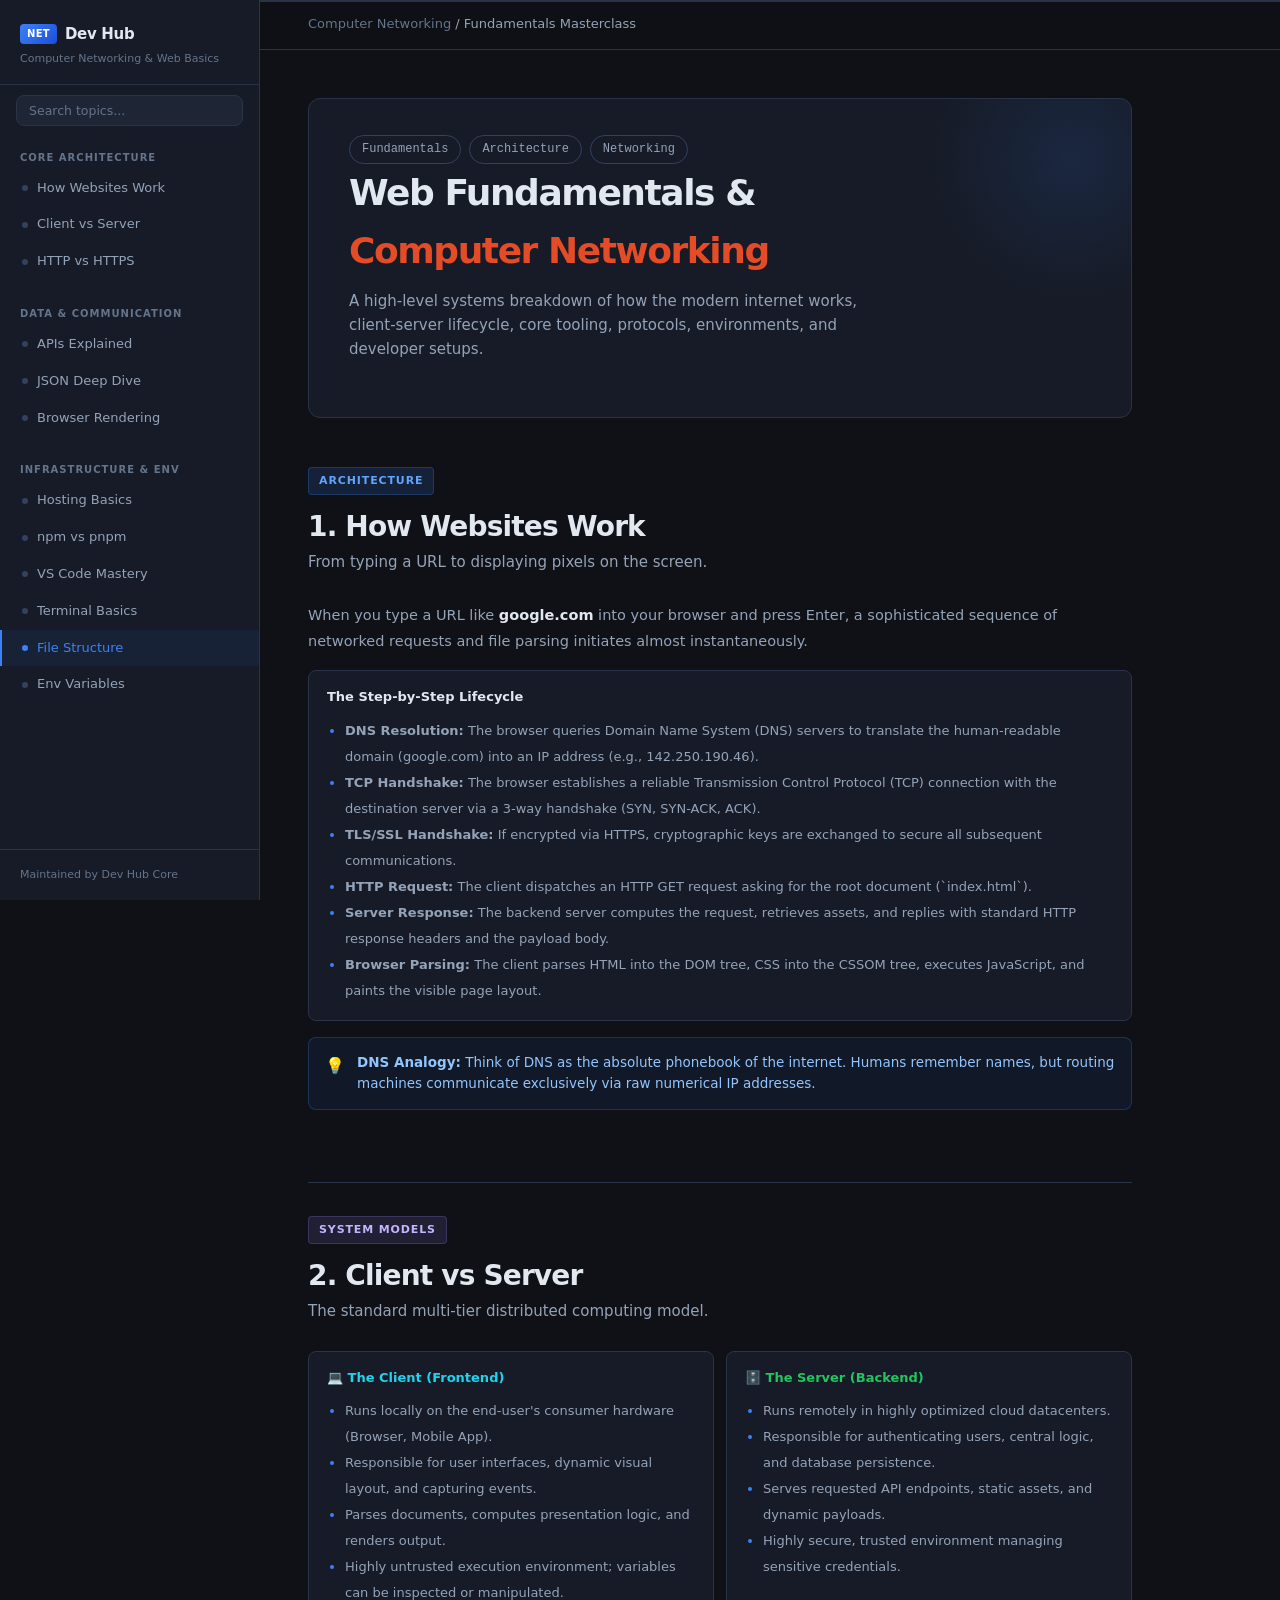
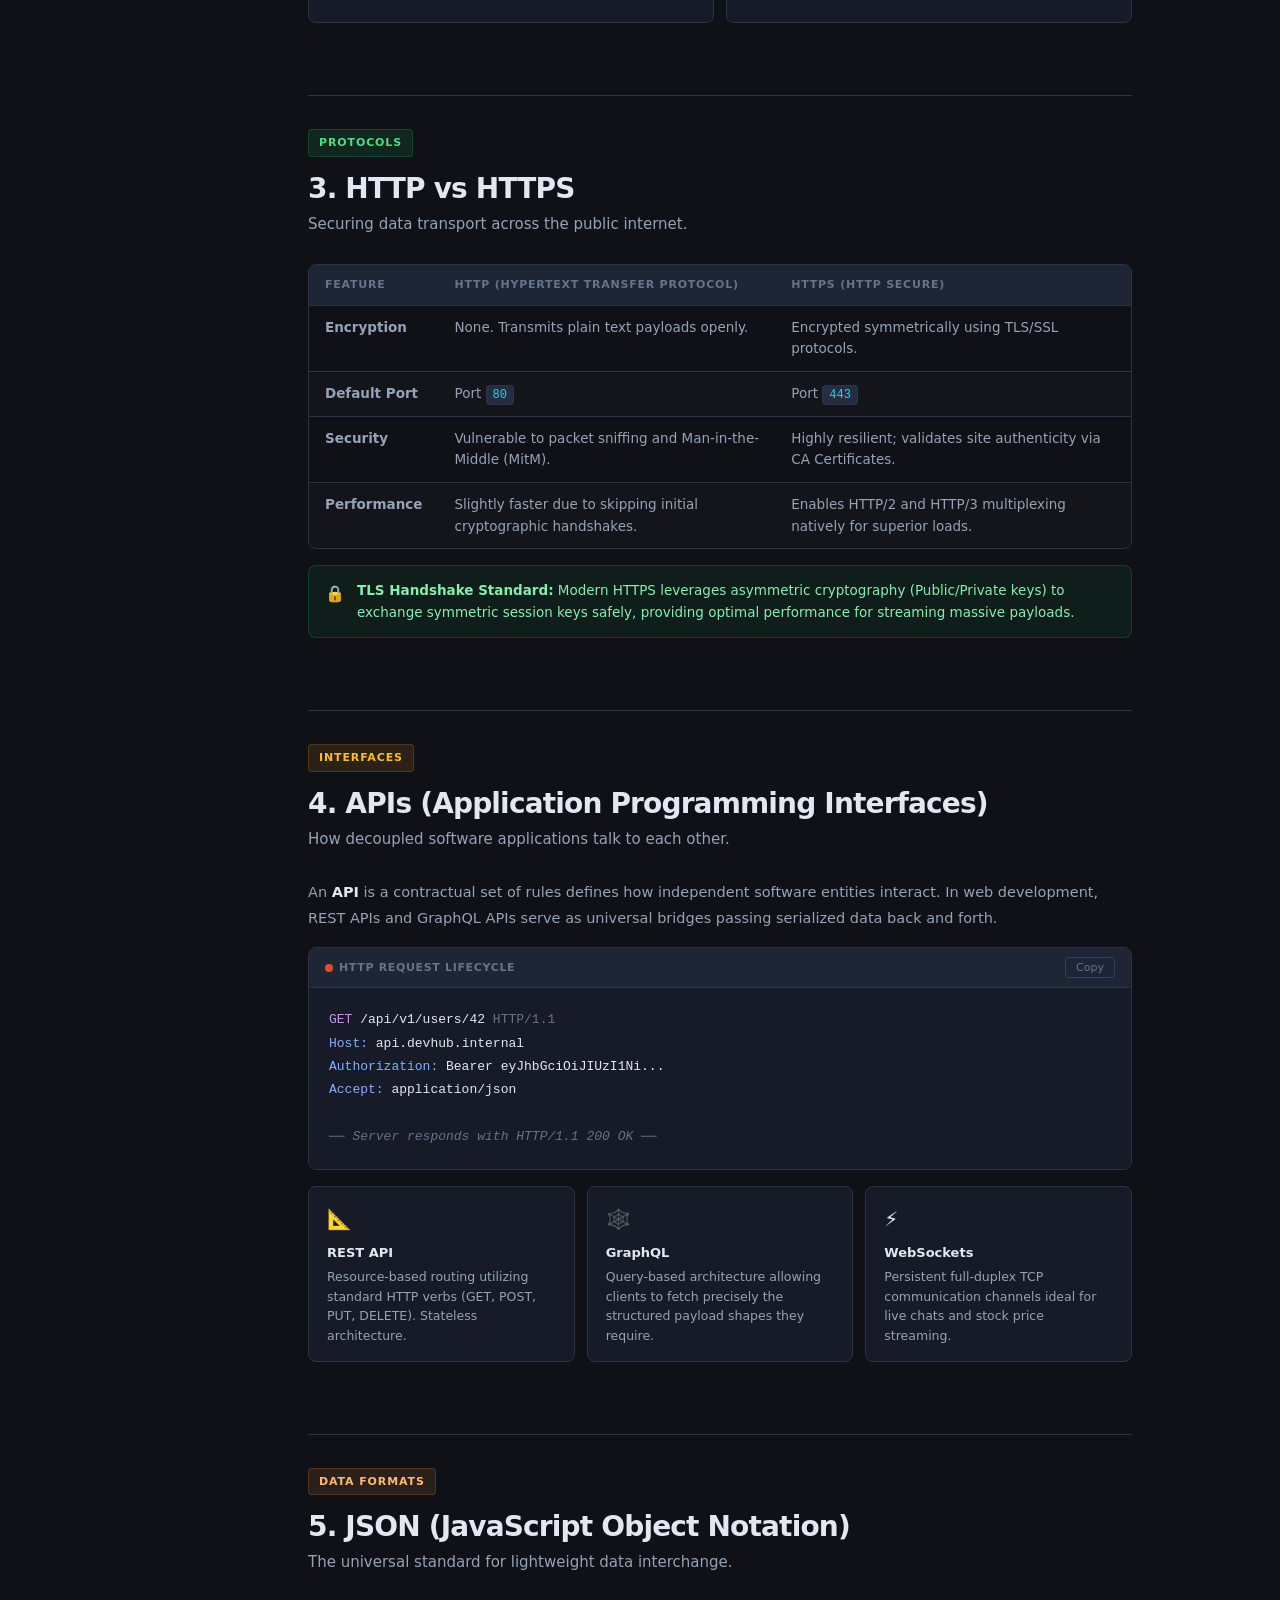
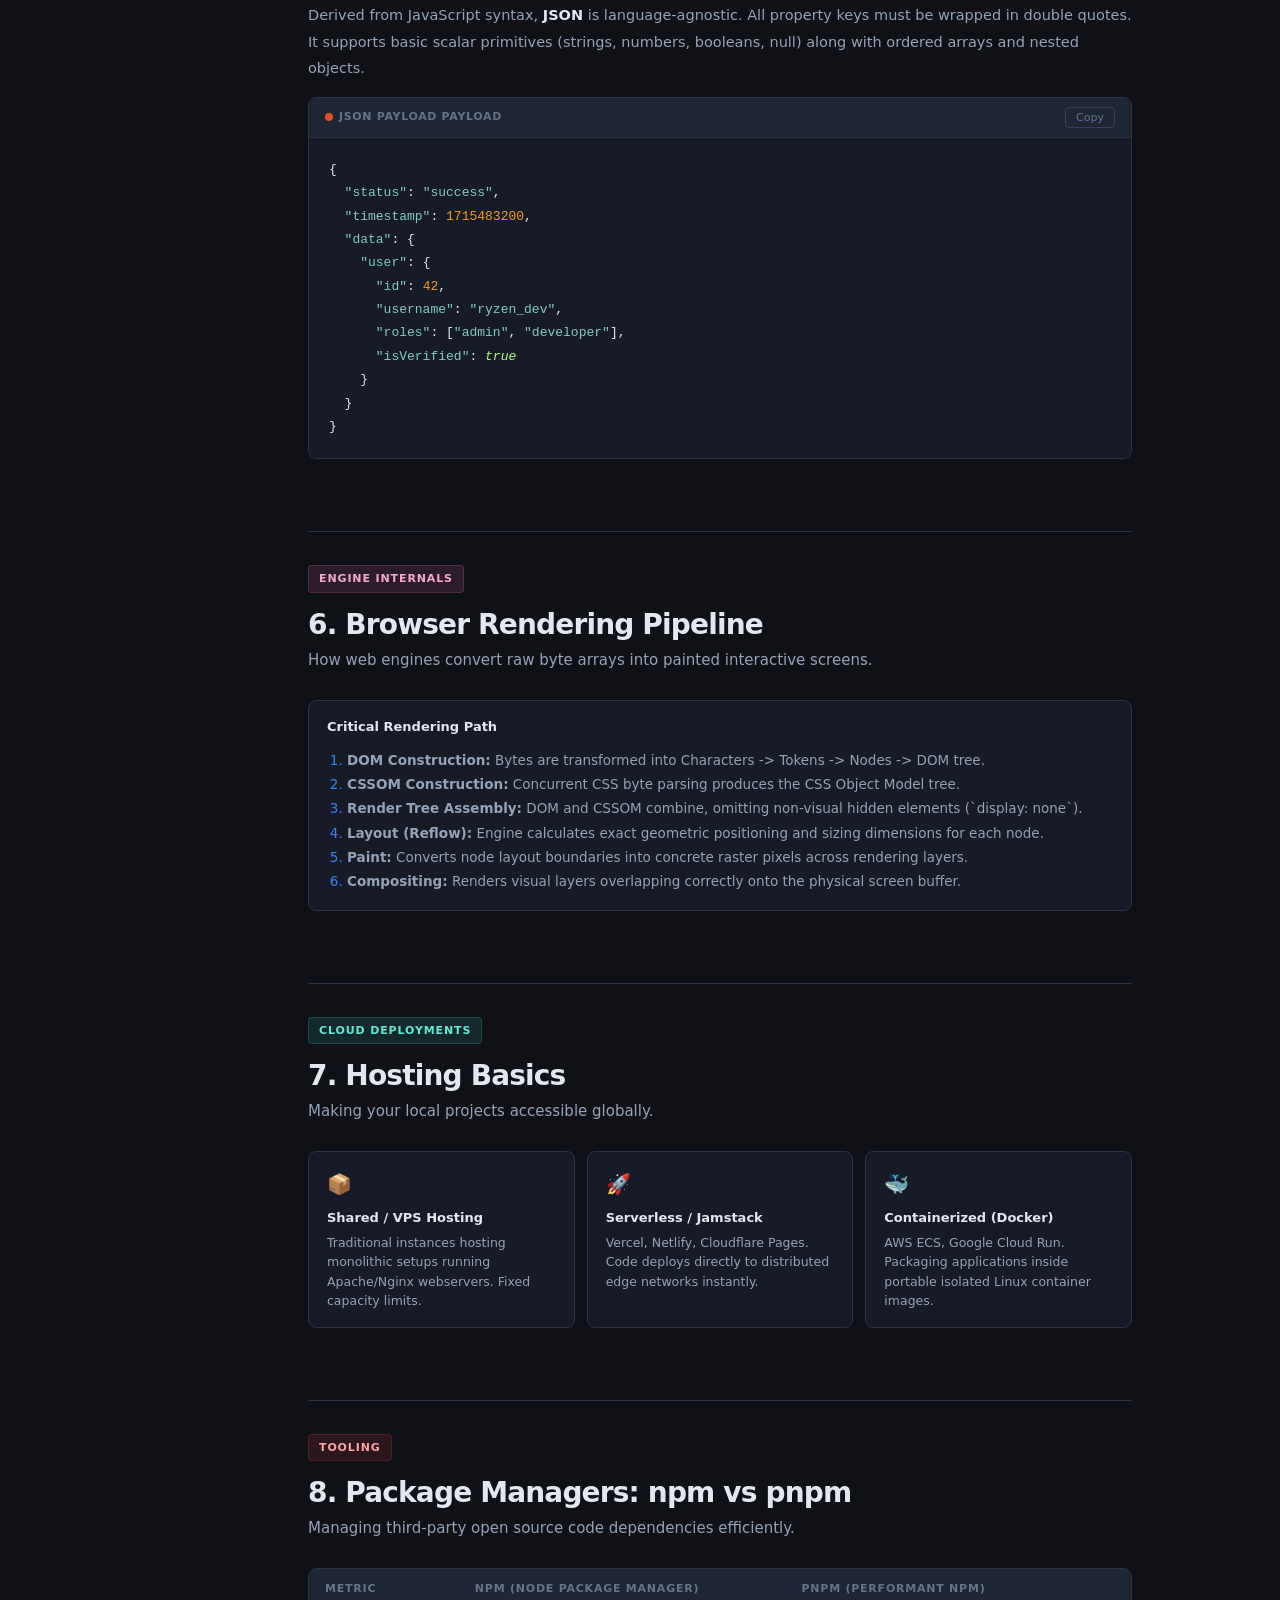
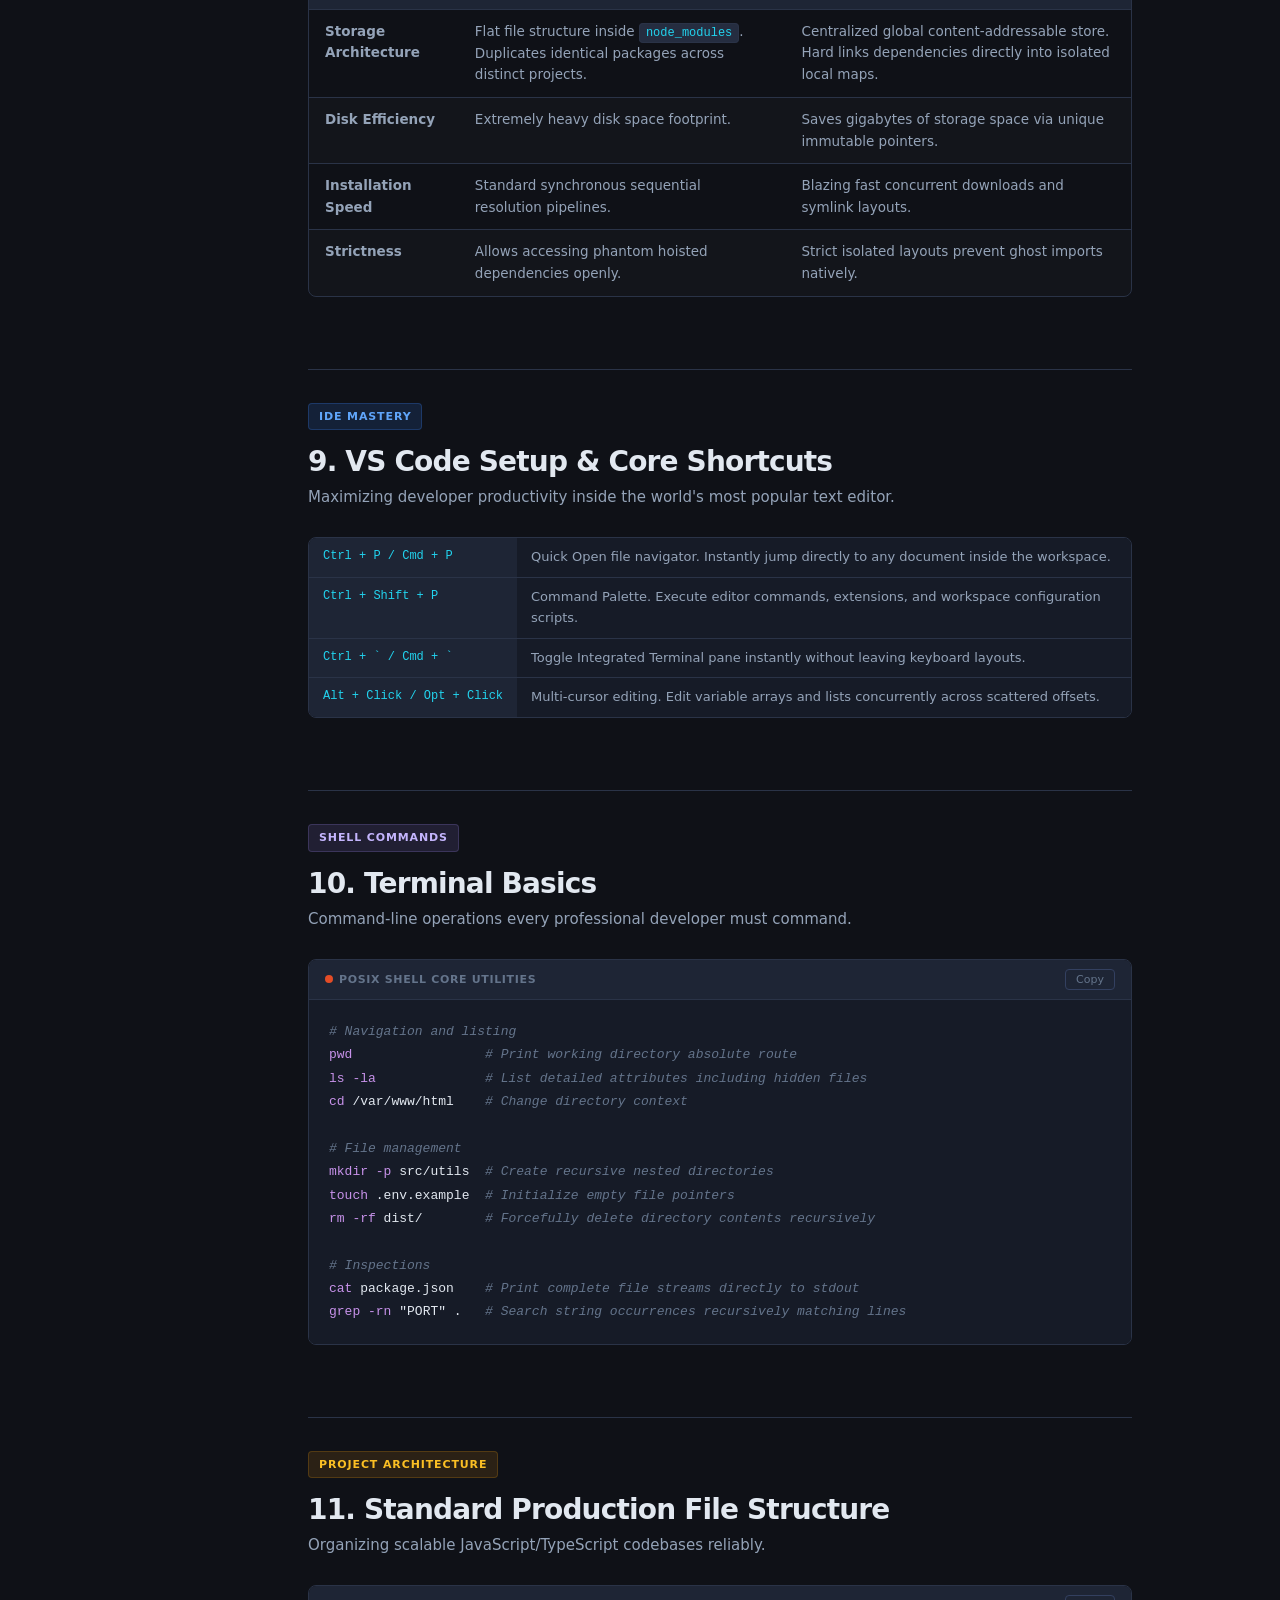
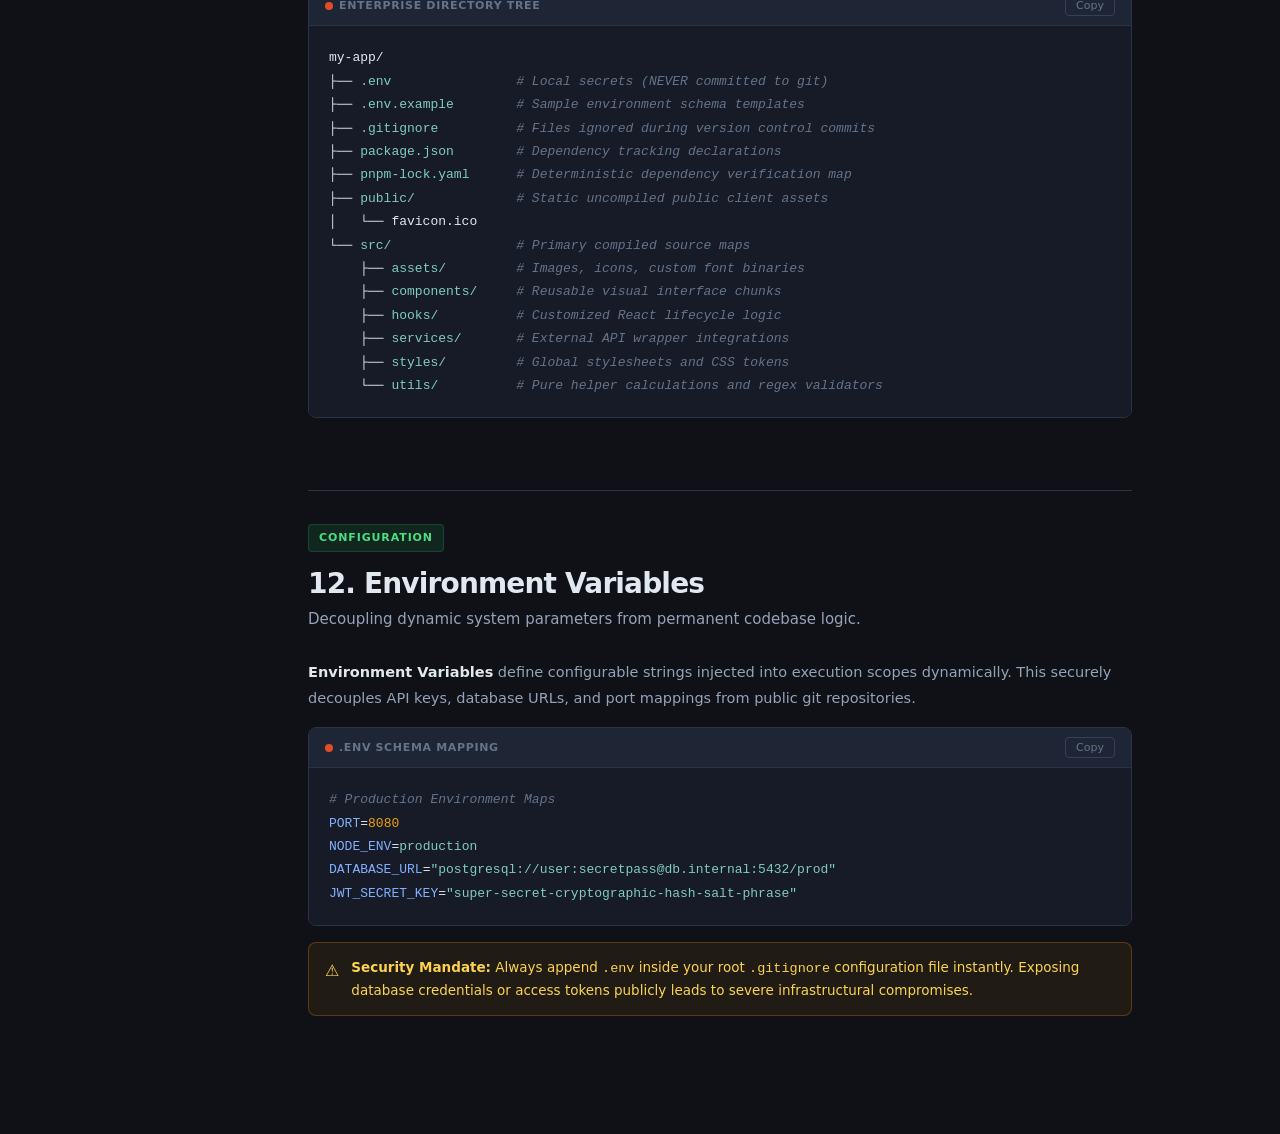
<file: html/networking-notes.html>
<!DOCTYPE html>
<html lang="en">
<head>
<meta charset="UTF-8">
<meta name="viewport" content="width=device-width, initial-scale=1.0">
<title>Computer Networking & Web Fundamentals — Dev Hub</title>
<link rel="stylesheet" href="../styles/html5-notes.css">
</head>
<body>

<div class="progress-bar"><div class="progress-fill" id="progress"></div></div>

<!-- ── SIDEBAR ── -->
<aside class="sidebar">
  <div class="sidebar-logo">
    <h1><span class="html-badge" style="background:linear-gradient(135deg, #3b82f6, #1d4ed8)">NET</span> Dev Hub</h1>
    <p>Computer Networking & Web Basics</p>
  </div>

  <div class="search-wrap">
    <input type="text" class="search-input" id="search-input" placeholder="Search topics...">
  </div>

  <div class="sidebar-section">
    <div class="sidebar-section-title">Core Architecture</div>
    <a href="#how-websites-work" class="nav-link active" onclick="setActive(this)"><span class="dot"></span>How Websites Work</a>
    <a href="#client-vs-server" class="nav-link" onclick="setActive(this)"><span class="dot"></span>Client vs Server</a>
    <a href="#http-vs-https" class="nav-link" onclick="setActive(this)"><span class="dot"></span>HTTP vs HTTPS</a>
  </div>

  <div class="sidebar-section">
    <div class="sidebar-section-title">Data & Communication</div>
    <a href="#apis" class="nav-link" onclick="setActive(this)"><span class="dot"></span>APIs Explained</a>
    <a href="#json" class="nav-link" onclick="setActive(this)"><span class="dot"></span>JSON Deep Dive</a>
    <a href="#browser-rendering" class="nav-link" onclick="setActive(this)"><span class="dot"></span>Browser Rendering</a>
  </div>

  <div class="sidebar-section">
    <div class="sidebar-section-title">Infrastructure & Env</div>
    <a href="#hosting-basics" class="nav-link" onclick="setActive(this)"><span class="dot"></span>Hosting Basics</a>
    <a href="#package-managers" class="nav-link" onclick="setActive(this)"><span class="dot"></span>npm vs pnpm</a>
    <a href="#vs-code" class="nav-link" onclick="setActive(this)"><span class="dot"></span>VS Code Mastery</a>
    <a href="#terminal-basics" class="nav-link" onclick="setActive(this)"><span class="dot"></span>Terminal Basics</a>
    <a href="#file-structure" class="nav-link" onclick="setActive(this)"><span class="dot"></span>File Structure</a>
    <a href="#env-variables" class="nav-link" onclick="setActive(this)"><span class="dot"></span>Env Variables</a>
  </div>

  <div class="sidebar-footer">
    <span>Maintained by Dev Hub Core</span>
  </div>
</aside>

<!-- ── MAIN CONTENT ── -->
<main class="main">
  <header class="topbar">
    <div class="topbar-breadcrumb">Computer Networking <span>/ Fundamentals Masterclass</span></div>
  </header>

  <div class="content">
    
    <!-- HERO -->
    <div class="hero">
      <div class="hero-tags">
        <span class="hero-tag">Fundamentals</span>
        <span class="hero-tag">Architecture</span>
        <span class="hero-tag">Networking</span>
      </div>
      <h1>Web Fundamentals &<br><em>Computer Networking</em></h1>
      <p>A high-level systems breakdown of how the modern internet works, client-server lifecycle, core tooling, protocols, environments, and developer setups.</p>
    </div>

    <!-- 1. HOW WEBSITES WORK -->
    <div class="section" id="how-websites-work">
      <span class="section-badge blue">Architecture</span>
      <h2 class="section-title">1. How Websites Work</h2>
      <p class="section-subtitle">From typing a URL to displaying pixels on the screen.</p>
      
      <div class="prose">
        <p>When you type a URL like <strong>google.com</strong> into your browser and press Enter, a sophisticated sequence of networked requests and file parsing initiates almost instantaneously.</p>
      </div>

      <div class="compare" style="grid-template-columns: 1fr;">
        <div class="compare-box">
          <h4>The Step-by-Step Lifecycle</h4>
          <ul>
            <li><strong>DNS Resolution:</strong> The browser queries Domain Name System (DNS) servers to translate the human-readable domain (google.com) into an IP address (e.g., 142.250.190.46).</li>
            <li><strong>TCP Handshake:</strong> The browser establishes a reliable Transmission Control Protocol (TCP) connection with the destination server via a 3-way handshake (SYN, SYN-ACK, ACK).</li>
            <li><strong>TLS/SSL Handshake:</strong> If encrypted via HTTPS, cryptographic keys are exchanged to secure all subsequent communications.</li>
            <li><strong>HTTP Request:</strong> The client dispatches an HTTP GET request asking for the root document (`index.html`).</li>
            <li><strong>Server Response:</strong> The backend server computes the request, retrieves assets, and replies with standard HTTP response headers and the payload body.</li>
            <li><strong>Browser Parsing:</strong> The client parses HTML into the DOM tree, CSS into the CSSOM tree, executes JavaScript, and paints the visible page layout.</li>
          </ul>
        </div>
      </div>

      <div class="callout info">
        <span class="callout-icon">💡</span>
        <div><strong>DNS Analogy:</strong> Think of DNS as the absolute phonebook of the internet. Humans remember names, but routing machines communicate exclusively via raw numerical IP addresses.</div>
      </div>
    </div>

    <div class="divider"></div>

    <!-- 2. CLIENT VS SERVER -->
    <div class="section" id="client-vs-server">
      <span class="section-badge purple">System Models</span>
      <h2 class="section-title">2. Client vs Server</h2>
      <p class="section-subtitle">The standard multi-tier distributed computing model.</p>

      <div class="compare">
        <div class="compare-box">
          <h4 style="color:var(--cyan)">💻 The Client (Frontend)</h4>
          <ul>
            <li>Runs locally on the end-user's consumer hardware (Browser, Mobile App).</li>
            <li>Responsible for user interfaces, dynamic visual layout, and capturing events.</li>
            <li>Parses documents, computes presentation logic, and renders output.</li>
            <li>Highly untrusted execution environment; variables can be inspected or manipulated.</li>
          </ul>
        </div>
        <div class="compare-box">
          <h4 style="color:var(--green)">🗄️ The Server (Backend)</h4>
          <ul>
            <li>Runs remotely in highly optimized cloud datacenters.</li>
            <li>Responsible for authenticating users, central logic, and database persistence.</li>
            <li>Serves requested API endpoints, static assets, and dynamic payloads.</li>
            <li>Highly secure, trusted environment managing sensitive credentials.</li>
          </ul>
        </div>
      </div>
    </div>

    <div class="divider"></div>

    <!-- 3. HTTP VS HTTPS -->
    <div class="section" id="http-vs-https">
      <span class="section-badge green">Protocols</span>
      <h2 class="section-title">3. HTTP vs HTTPS</h2>
      <p class="section-subtitle">Securing data transport across the public internet.</p>

      <div class="table-wrap">
        <table>
          <thead>
            <tr>
              <th>Feature</th>
              <th>HTTP (Hypertext Transfer Protocol)</th>
              <th>HTTPS (HTTP Secure)</th>
            </tr>
          </thead>
          <tbody>
            <tr>
              <td><strong>Encryption</strong></td>
              <td>None. Transmits plain text payloads openly.</td>
              <td>Encrypted symmetrically using TLS/SSL protocols.</td>
            </tr>
            <tr>
              <td><strong>Default Port</strong></td>
              <td>Port <code>80</code></td>
              <td>Port <code>443</code></td>
            </tr>
            <tr>
              <td><strong>Security</strong></td>
              <td>Vulnerable to packet sniffing and Man-in-the-Middle (MitM).</td>
              <td>Highly resilient; validates site authenticity via CA Certificates.</td>
            </tr>
            <tr>
              <td><strong>Performance</strong></td>
              <td>Slightly faster due to skipping initial cryptographic handshakes.</td>
              <td>Enables HTTP/2 and HTTP/3 multiplexing natively for superior loads.</td>
            </tr>
          </tbody>
        </table>
      </div>

      <div class="callout success">
        <span class="callout-icon">🔒</span>
        <div><strong>TLS Handshake Standard:</strong> Modern HTTPS leverages asymmetric cryptography (Public/Private keys) to exchange symmetric session keys safely, providing optimal performance for streaming massive payloads.</div>
      </div>
    </div>

    <div class="divider"></div>

    <!-- 4. APIS -->
    <div class="section" id="apis">
      <span class="section-badge amber">Interfaces</span>
      <h2 class="section-title">4. APIs (Application Programming Interfaces)</h2>
      <p class="section-subtitle">How decoupled software applications talk to each other.</p>

      <div class="prose">
        <p>An <strong>API</strong> is a contractual set of rules defines how independent software entities interact. In web development, REST APIs and GraphQL APIs serve as universal bridges passing serialized data back and forth.</p>
      </div>

      <div class="code-wrap">
        <div class="code-header">
          <span class="code-lang">HTTP Request Lifecycle</span>
          <button class="copy-btn" onclick="copyCode(this)">Copy</button>
        </div>
        <pre><span class="keyword">GET</span> /api/v1/users/42 <span class="doctype">HTTP/1.1</span>
<span class="prop">Host:</span> api.devhub.internal
<span class="prop">Authorization:</span> Bearer eyJhbGciOiJIUzI1Ni...
<span class="prop">Accept:</span> application/json

<span class="comment">── Server responds with HTTP/1.1 200 OK ──</span></pre>
      </div>

      <div class="cards">
        <div class="card">
          <div class="card-icon">📐</div>
          <div class="card-title">REST API</div>
          <div class="card-desc">Resource-based routing utilizing standard HTTP verbs (GET, POST, PUT, DELETE). Stateless architecture.</div>
        </div>
        <div class="card">
          <div class="card-icon">🕸️</div>
          <div class="card-title">GraphQL</div>
          <div class="card-desc">Query-based architecture allowing clients to fetch precisely the structured payload shapes they require.</div>
        </div>
        <div class="card">
          <div class="card-icon">⚡</div>
          <div class="card-title">WebSockets</div>
          <div class="card-desc">Persistent full-duplex TCP communication channels ideal for live chats and stock price streaming.</div>
        </div>
      </div>
    </div>

    <div class="divider"></div>

    <!-- 5. JSON -->
    <div class="section" id="json">
      <span class="section-badge orange">Data Formats</span>
      <h2 class="section-title">5. JSON (JavaScript Object Notation)</h2>
      <p class="section-subtitle">The universal standard for lightweight data interchange.</p>

      <div class="prose">
        <p>Derived from JavaScript syntax, <strong>JSON</strong> is language-agnostic. All property keys must be wrapped in double quotes. It supports basic scalar primitives (strings, numbers, booleans, null) along with ordered arrays and nested objects.</p>
      </div>

      <div class="code-wrap">
        <div class="code-header">
          <span class="code-lang">JSON Payload Payload</span>
          <button class="copy-btn" onclick="copyCode(this)">Copy</button>
        </div>
        <pre>{
  <span class="string">"status"</span>: <span class="string">"success"</span>,
  <span class="string">"timestamp"</span>: <span class="number">1715483200</span>,
  <span class="string">"data"</span>: {
    <span class="string">"user"</span>: {
      <span class="string">"id"</span>: <span class="number">42</span>,
      <span class="string">"username"</span>: <span class="string">"ryzen_dev"</span>,
      <span class="string">"roles"</span>: [<span class="string">"admin"</span>, <span class="string">"developer"</span>],
      <span class="string">"isVerified"</span>: <span class="val">true</span>
    }
  }
}</pre>
      </div>
    </div>

    <div class="divider"></div>

    <!-- 6. BROWSER RENDERING -->
    <div class="section" id="browser-rendering">
      <span class="section-badge pink">Engine Internals</span>
      <h2 class="section-title">6. Browser Rendering Pipeline</h2>
      <p class="section-subtitle">How web engines convert raw byte arrays into painted interactive screens.</p>

      <div class="compare" style="grid-template-columns: 1fr;">
        <div class="compare-box">
          <h4>Critical Rendering Path</h4>
          <ol style="padding-left:20px; font-size:13.5px; color:var(--text2); line-height:1.8;">
            <li><strong>DOM Construction:</strong> Bytes are transformed into Characters -> Tokens -> Nodes -> DOM tree.</li>
            <li><strong>CSSOM Construction:</strong> Concurrent CSS byte parsing produces the CSS Object Model tree.</li>
            <li><strong>Render Tree Assembly:</strong> DOM and CSSOM combine, omitting non-visual hidden elements (`display: none`).</li>
            <li><strong>Layout (Reflow):</strong> Engine calculates exact geometric positioning and sizing dimensions for each node.</li>
            <li><strong>Paint:</strong> Converts node layout boundaries into concrete raster pixels across rendering layers.</li>
            <li><strong>Compositing:</strong> Renders visual layers overlapping correctly onto the physical screen buffer.</li>
          </ol>
        </div>
      </div>
    </div>

    <div class="divider"></div>

    <!-- 7. HOSTING BASICS -->
    <div class="section" id="hosting-basics">
      <span class="section-badge teal">Cloud Deployments</span>
      <h2 class="section-title">7. Hosting Basics</h2>
      <p class="section-subtitle">Making your local projects accessible globally.</p>

      <div class="cards">
        <div class="card">
          <div class="card-icon">📦</div>
          <div class="card-title">Shared / VPS Hosting</div>
          <div class="card-desc">Traditional instances hosting monolithic setups running Apache/Nginx webservers. Fixed capacity limits.</div>
        </div>
        <div class="card">
          <div class="card-icon">🚀</div>
          <div class="card-title">Serverless / Jamstack</div>
          <div class="card-desc">Vercel, Netlify, Cloudflare Pages. Code deploys directly to distributed edge networks instantly.</div>
        </div>
        <div class="card">
          <div class="card-icon">🐳</div>
          <div class="card-title">Containerized (Docker)</div>
          <div class="card-desc">AWS ECS, Google Cloud Run. Packaging applications inside portable isolated Linux container images.</div>
        </div>
      </div>
    </div>

    <div class="divider"></div>

    <!-- 8. PACKAGE MANAGERS -->
    <div class="section" id="package-managers">
      <span class="section-badge red">Tooling</span>
      <h2 class="section-title">8. Package Managers: npm vs pnpm</h2>
      <p class="section-subtitle">Managing third-party open source code dependencies efficiently.</p>

      <div class="table-wrap">
        <table>
          <thead>
            <tr>
              <th>Metric</th>
              <th>npm (Node Package Manager)</th>
              <th>pnpm (Performant npm)</th>
            </tr>
          </thead>
          <tbody>
            <tr>
              <td><strong>Storage Architecture</strong></td>
              <td>Flat file structure inside <code>node_modules</code>. Duplicates identical packages across distinct projects.</td>
              <td>Centralized global content-addressable store. Hard links dependencies directly into isolated local maps.</td>
            </tr>
            <tr>
              <td><strong>Disk Efficiency</strong></td>
              <td>Extremely heavy disk space footprint.</td>
              <td>Saves gigabytes of storage space via unique immutable pointers.</td>
            </tr>
            <tr>
              <td><strong>Installation Speed</strong></td>
              <td>Standard synchronous sequential resolution pipelines.</td>
              <td>Blazing fast concurrent downloads and symlink layouts.</td>
            </tr>
            <tr>
              <td><strong>Strictness</strong></td>
              <td>Allows accessing phantom hoisted dependencies openly.</td>
              <td>Strict isolated layouts prevent ghost imports natively.</td>
            </tr>
          </tbody>
        </table>
      </div>
    </div>

    <div class="divider"></div>

    <!-- 9. VS CODE -->
    <div class="section" id="vs-code">
      <span class="section-badge blue">IDE Mastery</span>
      <h2 class="section-title">9. VS Code Setup & Core Shortcuts</h2>
      <p class="section-subtitle">Maximizing developer productivity inside the world's most popular text editor.</p>

      <div class="attr-grid">
        <div class="attr-row">
          <div class="attr-key">Ctrl + P / Cmd + P</div>
          <div class="attr-val">Quick Open file navigator. Instantly jump directly to any document inside the workspace.</div>
        </div>
        <div class="attr-row">
          <div class="attr-key">Ctrl + Shift + P</div>
          <div class="attr-val">Command Palette. Execute editor commands, extensions, and workspace configuration scripts.</div>
        </div>
        <div class="attr-row">
          <div class="attr-key">Ctrl + ` / Cmd + `</div>
          <div class="attr-val">Toggle Integrated Terminal pane instantly without leaving keyboard layouts.</div>
        </div>
        <div class="attr-row">
          <div class="attr-key">Alt + Click / Opt + Click</div>
          <div class="attr-val">Multi-cursor editing. Edit variable arrays and lists concurrently across scattered offsets.</div>
        </div>
      </div>
    </div>

    <div class="divider"></div>

    <!-- 10. TERMINAL BASICS -->
    <div class="section" id="terminal-basics">
      <span class="section-badge purple">Shell Commands</span>
      <h2 class="section-title">10. Terminal Basics</h2>
      <p class="section-subtitle">Command-line operations every professional developer must command.</p>

      <div class="code-wrap">
        <div class="code-header">
          <span class="code-lang">POSIX Shell Core Utilities</span>
          <button class="copy-btn" onclick="copyCode(this)">Copy</button>
        </div>
        <pre><span class="comment"># Navigation and listing</span>
<span class="keyword">pwd</span>                 <span class="comment"># Print working directory absolute route</span>
<span class="keyword">ls -la</span>              <span class="comment"># List detailed attributes including hidden files</span>
<span class="keyword">cd</span> /var/www/html    <span class="comment"># Change directory context</span>

<span class="comment"># File management</span>
<span class="keyword">mkdir -p</span> src/utils  <span class="comment"># Create recursive nested directories</span>
<span class="keyword">touch</span> .env.example  <span class="comment"># Initialize empty file pointers</span>
<span class="keyword">rm -rf</span> dist/        <span class="comment"># Forcefully delete directory contents recursively</span>

<span class="comment"># Inspections</span>
<span class="keyword">cat</span> package.json    <span class="comment"># Print complete file streams directly to stdout</span>
<span class="keyword">grep -rn</span> "PORT" .   <span class="comment"># Search string occurrences recursively matching lines</span></pre>
      </div>
    </div>

    <div class="divider"></div>

    <!-- 11. FILE STRUCTURE -->
    <div class="section" id="file-structure">
      <span class="section-badge amber">Project Architecture</span>
      <h2 class="section-title">11. Standard Production File Structure</h2>
      <p class="section-subtitle">Organizing scalable JavaScript/TypeScript codebases reliably.</p>

      <div class="code-wrap">
        <div class="code-header">
          <span class="code-lang">Enterprise Directory Tree</span>
          <button class="copy-btn" onclick="copyCode(this)">Copy</button>
        </div>
        <pre>my-app/
├── <span class="string">.env</span>                <span class="comment"># Local secrets (NEVER committed to git)</span>
├── <span class="string">.env.example</span>        <span class="comment"># Sample environment schema templates</span>
├── <span class="string">.gitignore</span>          <span class="comment"># Files ignored during version control commits</span>
├── <span class="string">package.json</span>        <span class="comment"># Dependency tracking declarations</span>
├── <span class="string">pnpm-lock.yaml</span>      <span class="comment"># Deterministic dependency verification map</span>
├── <span class="string">public/</span>             <span class="comment"># Static uncompiled public client assets</span>
│   └── favicon.ico
└── <span class="string">src/</span>                <span class="comment"># Primary compiled source maps</span>
    ├── <span class="string">assets/</span>         <span class="comment"># Images, icons, custom font binaries</span>
    ├── <span class="string">components/</span>     <span class="comment"># Reusable visual interface chunks</span>
    ├── <span class="string">hooks/</span>          <span class="comment"># Customized React lifecycle logic</span>
    ├── <span class="string">services/</span>       <span class="comment"># External API wrapper integrations</span>
    ├── <span class="string">styles/</span>         <span class="comment"># Global stylesheets and CSS tokens</span>
    └── <span class="string">utils/</span>          <span class="comment"># Pure helper calculations and regex validators</span></pre>
      </div>
    </div>

    <div class="divider"></div>

    <!-- 12. ENV VARIABLES -->
    <div class="section" id="env-variables">
      <span class="section-badge green">Configuration</span>
      <h2 class="section-title">12. Environment Variables</h2>
      <p class="section-subtitle">Decoupling dynamic system parameters from permanent codebase logic.</p>

      <div class="prose">
        <p><strong>Environment Variables</strong> define configurable strings injected into execution scopes dynamically. This securely decouples API keys, database URLs, and port mappings from public git repositories.</p>
      </div>

      <div class="code-wrap">
        <div class="code-header">
          <span class="code-lang">.env Schema Mapping</span>
          <button class="copy-btn" onclick="copyCode(this)">Copy</button>
        </div>
        <pre><span class="comment"># Production Environment Maps</span>
<span class="prop">PORT</span>=<span class="number">8080</span>
<span class="prop">NODE_ENV</span>=<span class="string">production</span>
<span class="prop">DATABASE_URL</span>=<span class="string">"postgresql://user:secretpass@db.internal:5432/prod"</span>
<span class="prop">JWT_SECRET_KEY</span>=<span class="string">"super-secret-cryptographic-hash-salt-phrase"</span></pre>
      </div>

      <div class="callout warning">
        <span class="callout-icon">⚠️</span>
        <div><strong>Security Mandate:</strong> Always append <code>.env</code> inside your root <code>.gitignore</code> configuration file instantly. Exposing database credentials or access tokens publicly leads to severe infrastructural compromises.</div>
      </div>
    </div>

  </div>
</main>

<script src="../src/html5-notes.js"></script>
</body>
</html>
</file>
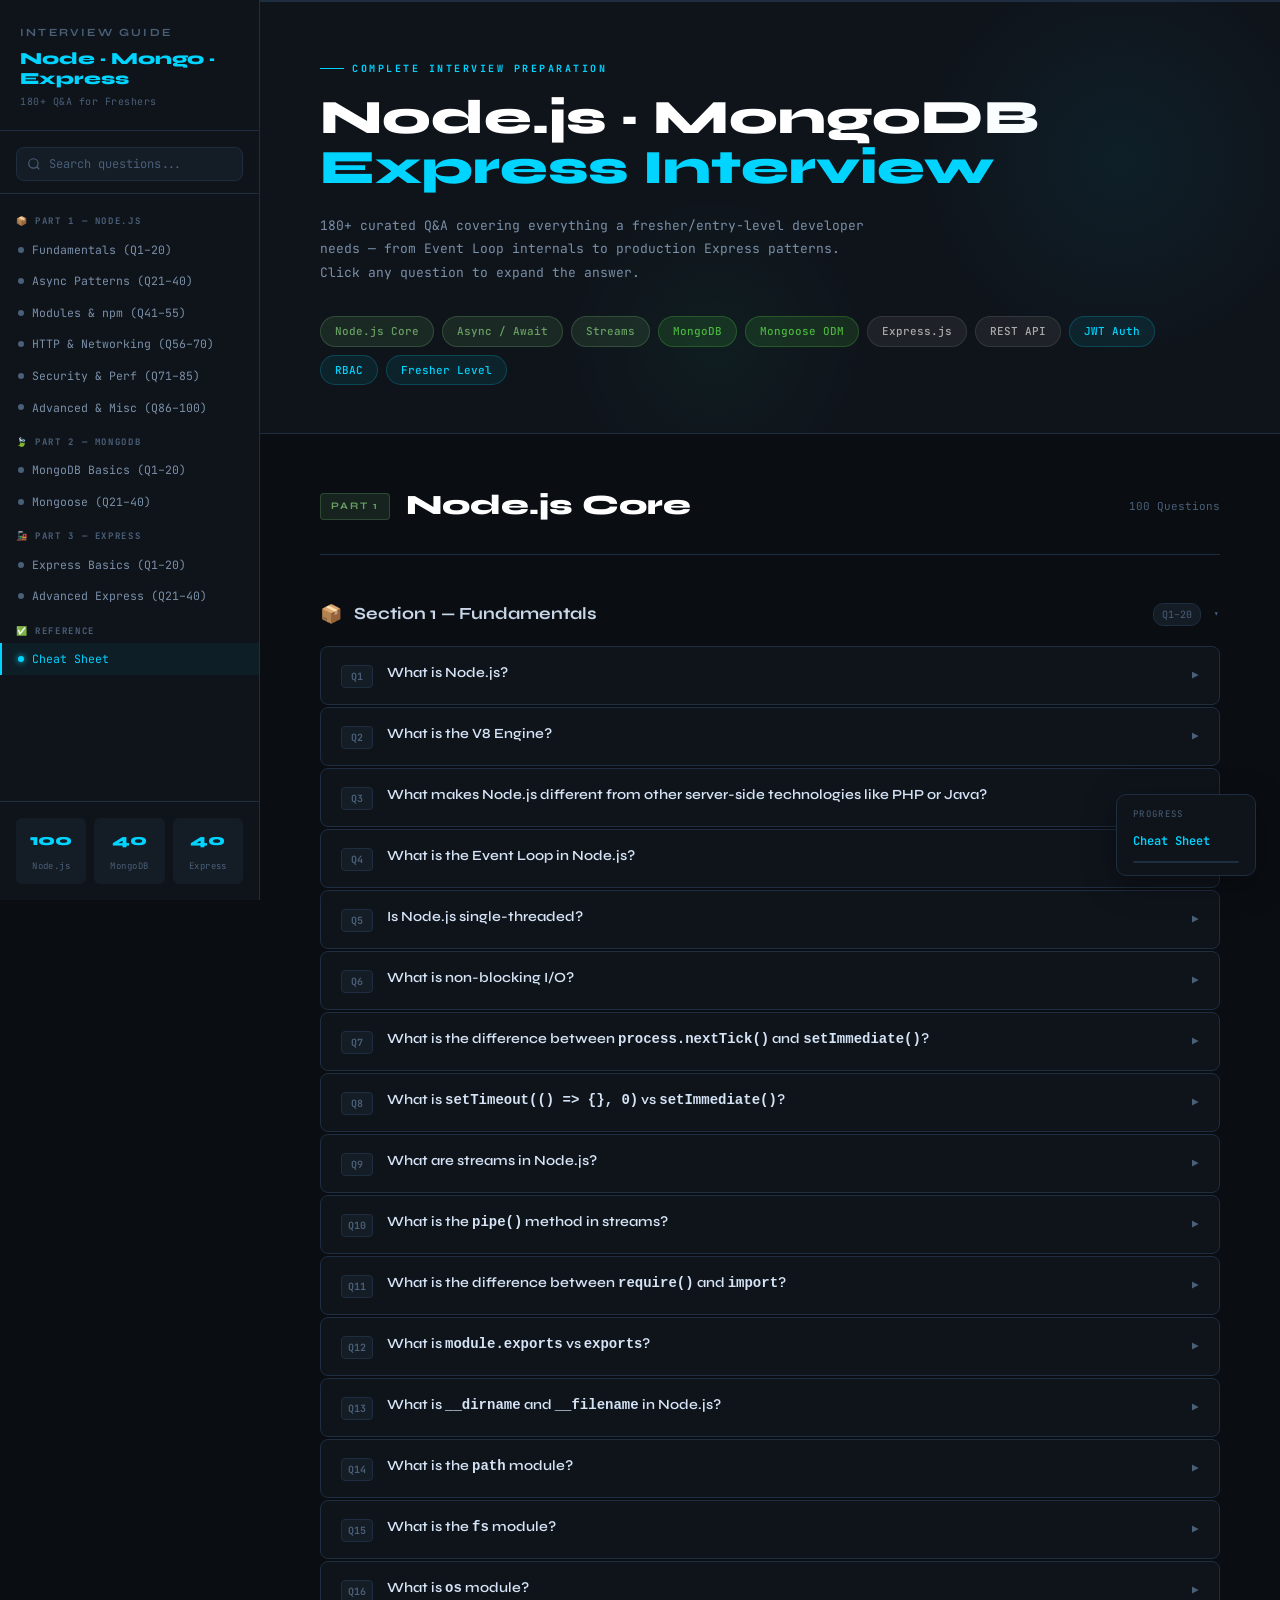
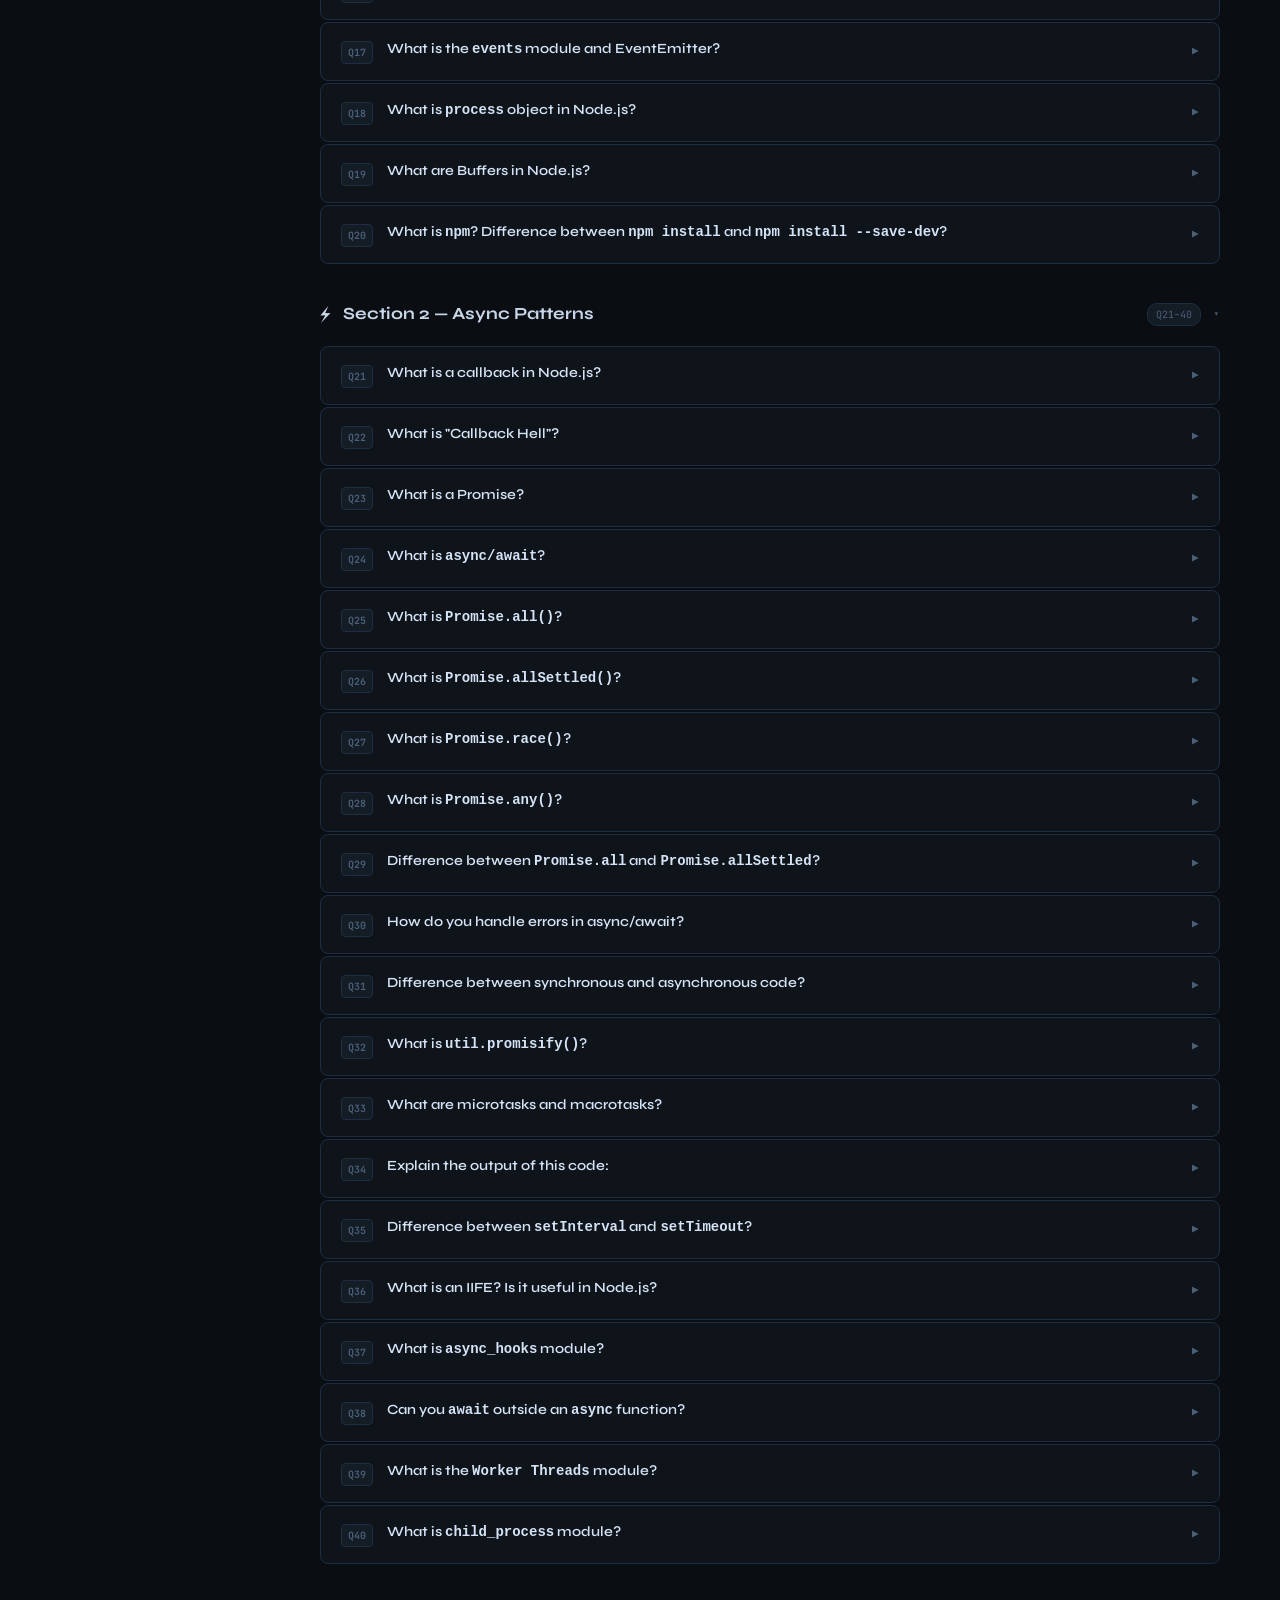
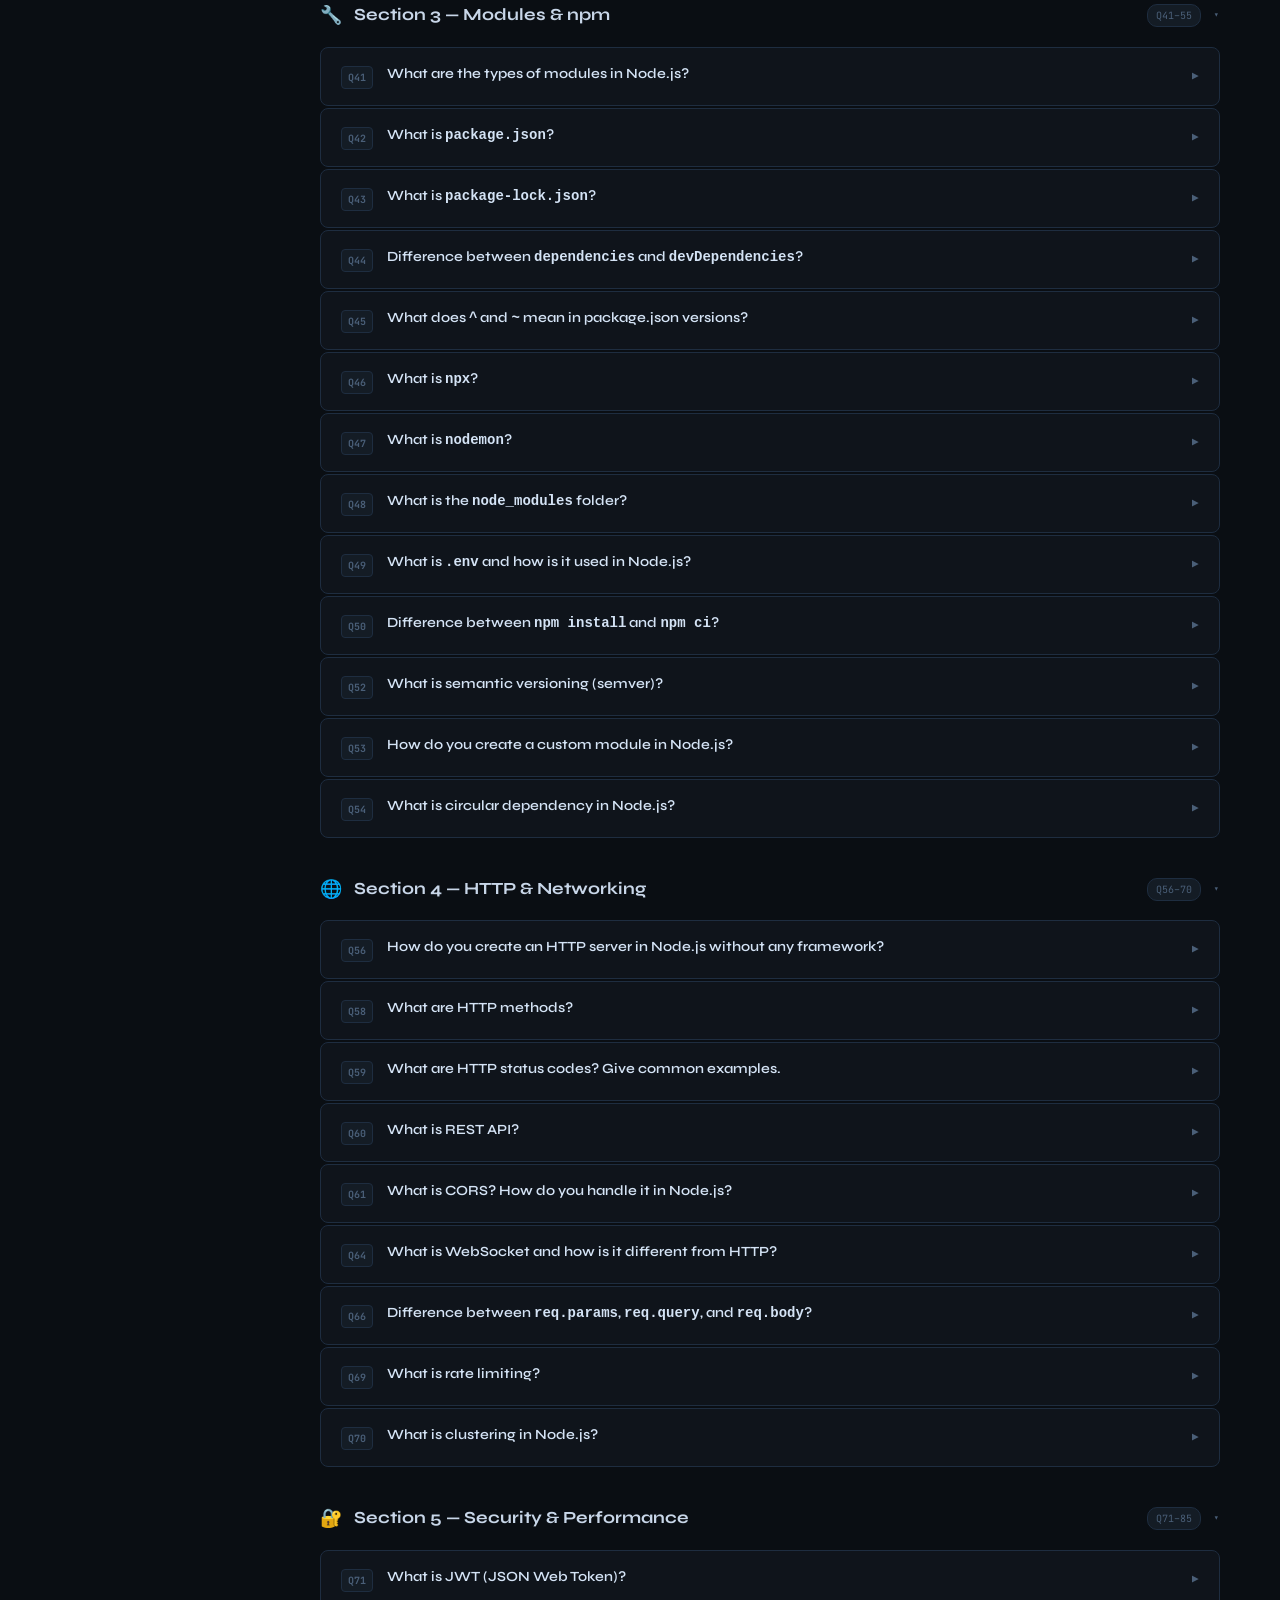
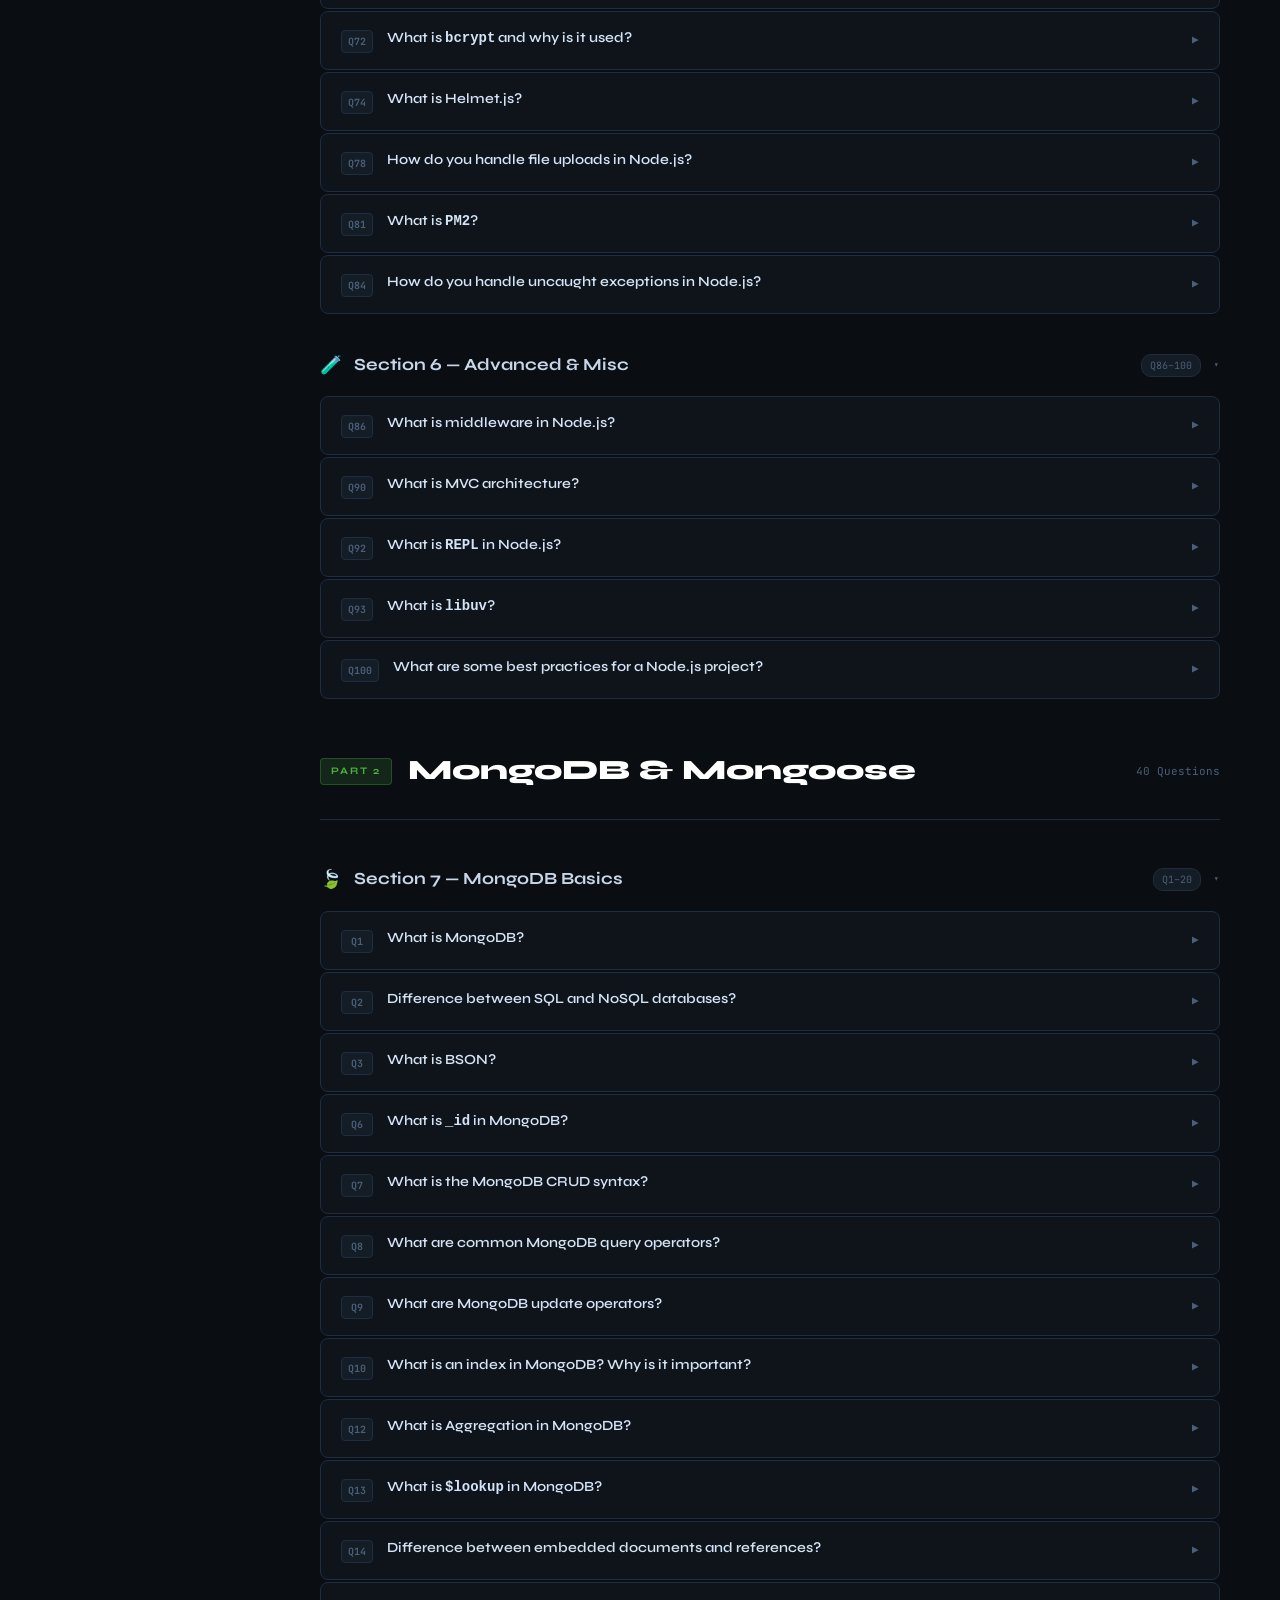
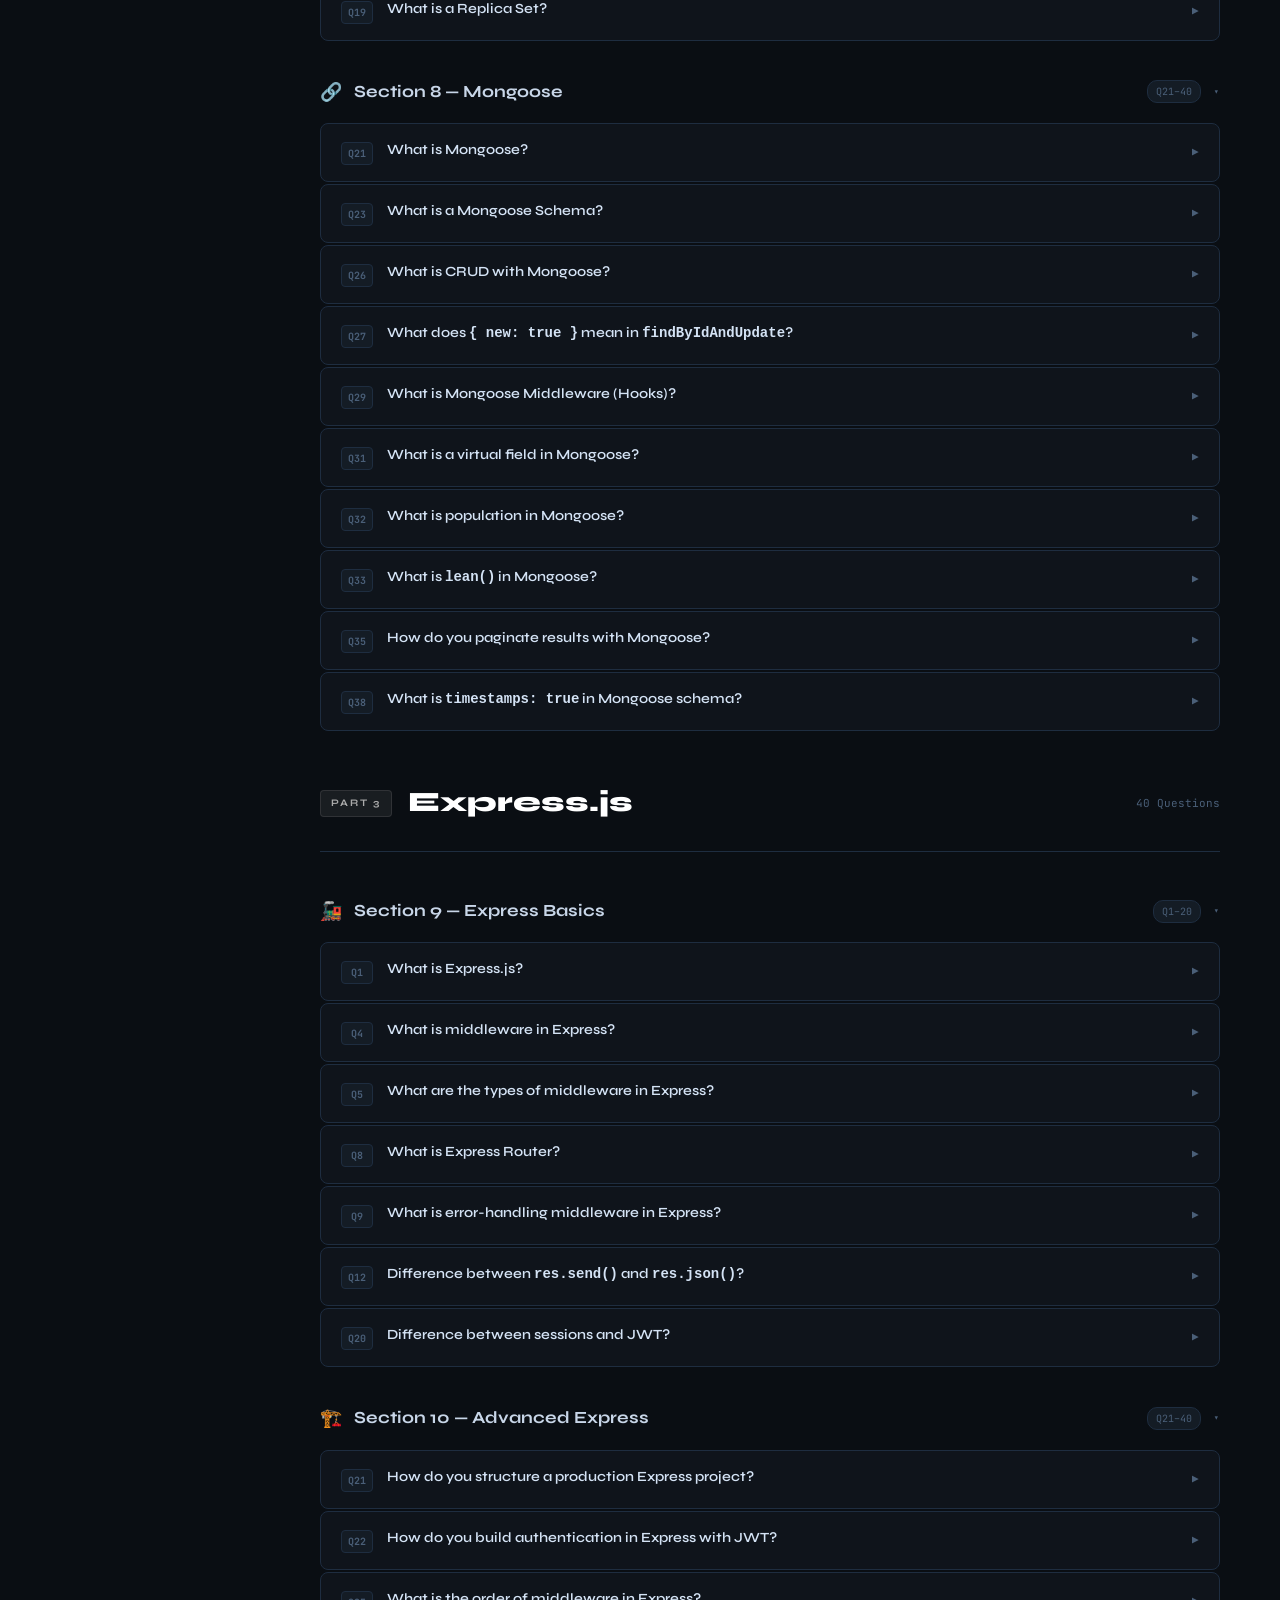
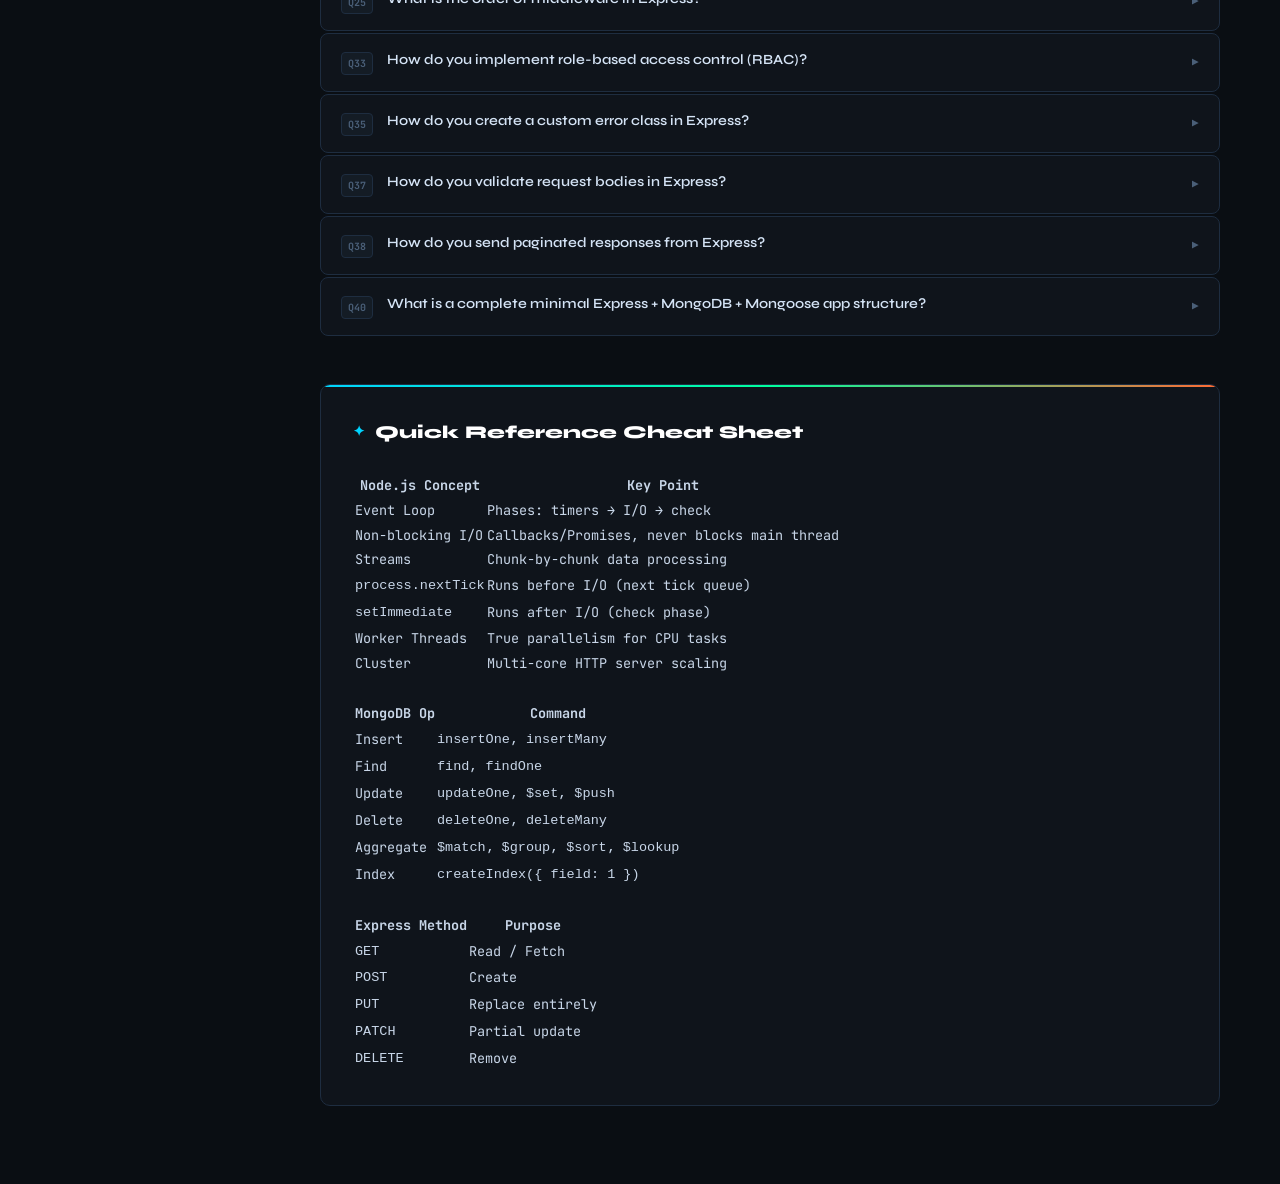
<file: html/node-mongo-express-interview.html>
<!DOCTYPE html>
<html lang="en">
<head>
<meta charset="UTF-8">
<meta name="viewport" content="width=device-width, initial-scale=1.0">
<title>Node.js · MongoDB · Express — Interview Guide</title>
<link href="https://fonts.googleapis.com/css2?family=JetBrains+Mono:wght@300;400;500;700&family=Syne:wght@400;600;700;800&display=swap" rel="stylesheet">
<link rel="stylesheet" href="../styles/node-mongo.css">
</head>
<body>

<!-- SIDEBAR -->
<aside id="sidebar">
  <div class="sidebar-header">
    <div class="sidebar-logo">Interview Guide</div>
    <div class="sidebar-title">Node · Mongo · Express</div>
    <div class="sidebar-subtitle">180+ Q&amp;A for Freshers</div>
  </div>

  <div class="search-wrap">
    <input type="text" id="search" placeholder="Search questions..." autocomplete="off">
  </div>

  <nav class="nav-section" id="nav-tree">
    <div class="nav-part-label">📦 Part 1 — Node.js</div>
    <a class="nav-item" href="#s1"><span class="nav-dot"></span>Fundamentals (Q1–20)</a>
    <a class="nav-item" href="#s2"><span class="nav-dot"></span>Async Patterns (Q21–40)</a>
    <a class="nav-item" href="#s3"><span class="nav-dot"></span>Modules &amp; npm (Q41–55)</a>
    <a class="nav-item" href="#s4"><span class="nav-dot"></span>HTTP &amp; Networking (Q56–70)</a>
    <a class="nav-item" href="#s5"><span class="nav-dot"></span>Security &amp; Perf (Q71–85)</a>
    <a class="nav-item" href="#s6"><span class="nav-dot"></span>Advanced &amp; Misc (Q86–100)</a>

    <div class="nav-part-label">🍃 Part 2 — MongoDB</div>
    <a class="nav-item" href="#s7"><span class="nav-dot"></span>MongoDB Basics (Q1–20)</a>
    <a class="nav-item" href="#s8"><span class="nav-dot"></span>Mongoose (Q21–40)</a>

    <div class="nav-part-label">🚂 Part 3 — Express</div>
    <a class="nav-item" href="#s9"><span class="nav-dot"></span>Express Basics (Q1–20)</a>
    <a class="nav-item" href="#s10"><span class="nav-dot"></span>Advanced Express (Q21–40)</a>

    <div class="nav-part-label">✅ Reference</div>
    <a class="nav-item" href="#cheat"><span class="nav-dot"></span>Cheat Sheet</a>
  </nav>

  <div class="sidebar-stats">
    <div class="stat-chip">
      <span class="stat-num">100</span>
      <span class="stat-lbl">Node.js</span>
    </div>
    <div class="stat-chip">
      <span class="stat-num">40</span>
      <span class="stat-lbl">MongoDB</span>
    </div>
    <div class="stat-chip">
      <span class="stat-num">40</span>
      <span class="stat-lbl">Express</span>
    </div>
  </div>
</aside>

<!-- PROGRESS -->
<div class="progress-bar-wrap" style="position:fixed;top:0;left:260px;right:0;z-index:500;">
  <div id="progress-bar"></div>
</div>

<!-- MAIN -->
<main id="main">
  <div class="hero">
    <div class="hero-eyebrow">Complete Interview Preparation</div>
    <h1 class="hero-title">Node.js · MongoDB<br><span>Express Interview</span></h1>
    <p class="hero-desc">180+ curated Q&amp;A covering everything a fresher/entry-level developer needs — from Event Loop internals to production Express patterns. Click any question to expand the answer.</p>
    <div class="hero-tags">
      <span class="hero-tag node">Node.js Core</span>
      <span class="hero-tag node">Async / Await</span>
      <span class="hero-tag node">Streams</span>
      <span class="hero-tag mongo">MongoDB</span>
      <span class="hero-tag mongo">Mongoose ODM</span>
      <span class="hero-tag express">Express.js</span>
      <span class="hero-tag express">REST API</span>
      <span class="hero-tag info">JWT Auth</span>
      <span class="hero-tag info">RBAC</span>
      <span class="hero-tag info">Fresher Level</span>
    </div>
  </div>

  <div class="content" id="content">

    <!-- ══════════════════════════════════════════════
         PART 1 — NODE.JS
    ══════════════════════════════════════════════ -->
    <div class="part-header">
      <span class="part-badge node">Part 1</span>
      <h2 class="part-title">Node.js Core</h2>
      <span class="part-count">100 Questions</span>
    </div>

    <!-- S1: Fundamentals -->
    <div id="s1">
      <div class="section-header" onclick="toggleSection(this)">
        <span class="section-icon">📦</span>
        <span class="section-title">Section 1 — Fundamentals</span>
        <span class="section-range">Q1–20</span>
        <span class="section-toggle">▾</span>
      </div>
      <div class="qa-list" id="body-s1">

        <div class="qa-card" data-q="What is Node.js?">
          <div class="qa-header" onclick="toggleQA(this.parentElement)">
            <span class="q-num">Q1</span>
            <span class="q-text">What is Node.js?</span>
            <span class="qa-arrow">▶</span>
          </div>
          <div class="qa-body"><div class="qa-answer">
            <p>Node.js is an open-source, cross-platform <strong>JavaScript runtime</strong> built on Chrome's <strong>V8 engine</strong>. It allows JavaScript to run on the server side (outside the browser).</p>
          </div></div>
        </div>

        <div class="qa-card" data-q="What is the V8 Engine?">
          <div class="qa-header" onclick="toggleQA(this.parentElement)">
            <span class="q-num">Q2</span>
            <span class="q-text">What is the V8 Engine?</span>
            <span class="qa-arrow">▶</span>
          </div>
          <div class="qa-body"><div class="qa-answer">
            <p>V8 is Google's open-source JavaScript engine written in C++. It compiles JS directly to machine code, making execution very fast. Node.js uses V8 to execute JS on the server.</p>
          </div></div>
        </div>

        <div class="qa-card" data-q="What makes Node.js different from PHP Java?">
          <div class="qa-header" onclick="toggleQA(this.parentElement)">
            <span class="q-num">Q3</span>
            <span class="q-text">What makes Node.js different from other server-side technologies like PHP or Java?</span>
            <span class="qa-arrow">▶</span>
          </div>
          <div class="qa-body"><div class="qa-answer">
            <table><tr><th>Feature</th><th>Node.js</th><th>PHP/Java</th></tr>
            <tr><td>Language</td><td>JavaScript</td><td>PHP / Java</td></tr>
            <tr><td>Threading</td><td>Single-threaded + Event Loop</td><td>Multi-threaded</td></tr>
            <tr><td>I/O</td><td>Non-blocking async</td><td>Blocking (traditional)</td></tr>
            <tr><td>Use case</td><td>Real-time, I/O heavy apps</td><td>CPU-heavy, traditional web</td></tr>
            </table>
          </div></div>
        </div>

        <div class="qa-card" data-q="What is the Event Loop in Node.js?">
          <div class="qa-header" onclick="toggleQA(this.parentElement)">
            <span class="q-num">Q4</span>
            <span class="q-text">What is the Event Loop in Node.js?</span>
            <span class="qa-arrow">▶</span>
          </div>
          <div class="qa-body"><div class="qa-answer">
            <p>The Event Loop is the core mechanism that allows Node.js to perform <strong>non-blocking I/O</strong> despite being single-threaded. It offloads operations to the OS/libuv thread pool, and when they complete, the callbacks are pushed to the call stack.</p>
            <p><strong>Phases of the Event Loop:</strong></p>
            <ol>
              <li><code>timers</code> — executes <code>setTimeout</code> and <code>setInterval</code> callbacks</li>
              <li><code>pending callbacks</code> — I/O callbacks deferred to next loop</li>
              <li><code>idle, prepare</code> — internal use</li>
              <li><code>poll</code> — retrieve new I/O events</li>
              <li><code>check</code> — <code>setImmediate</code> callbacks</li>
              <li><code>close callbacks</code> — e.g., <code>socket.on('close')</code></li>
            </ol>
          </div></div>
        </div>

        <div class="qa-card" data-q="Is Node.js single-threaded?">
          <div class="qa-header" onclick="toggleQA(this.parentElement)">
            <span class="q-num">Q5</span>
            <span class="q-text">Is Node.js single-threaded?</span>
            <span class="qa-arrow">▶</span>
          </div>
          <div class="qa-body"><div class="qa-answer">
            <p>Yes, Node.js runs JavaScript on a <strong>single main thread</strong>. However, I/O operations are handled by <strong>libuv's thread pool</strong> (4 threads by default), so the main thread is never blocked.</p>
          </div></div>
        </div>

        <div class="qa-card" data-q="What is non-blocking I/O?">
          <div class="qa-header" onclick="toggleQA(this.parentElement)">
            <span class="q-num">Q6</span>
            <span class="q-text">What is non-blocking I/O?</span>
            <span class="qa-arrow">▶</span>
          </div>
          <div class="qa-body"><div class="qa-answer">
            <p>Non-blocking I/O means that when a file read or network request is made, Node.js does <strong>not wait</strong> for it to complete. It registers a callback and moves to the next task.</p>
            <pre><code>const fs = require('fs');

// Non-blocking
fs.readFile('file.txt', 'utf8', (err, data) => {
  console.log(data); // runs later
});

console.log('This runs first'); // runs immediately</code></pre>
          </div></div>
        </div>

        <div class="qa-card" data-q="What is the difference between process.nextTick and setImmediate?">
          <div class="qa-header" onclick="toggleQA(this.parentElement)">
            <span class="q-num">Q7</span>
            <span class="q-text">What is the difference between <code>process.nextTick()</code> and <code>setImmediate()</code>?</span>
            <span class="qa-arrow">▶</span>
          </div>
          <div class="qa-body"><div class="qa-answer">
            <table><tr><th></th><th>process.nextTick()</th><th>setImmediate()</th></tr>
            <tr><td>Runs</td><td>After current operation, before I/O</td><td>After I/O events in the check phase</td></tr>
            <tr><td>Priority</td><td>Higher</td><td>Lower</td></tr>
            <tr><td>Use case</td><td>Defer within same phase</td><td>Defer to next iteration</td></tr>
            </table>
            <pre><code>setImmediate(() => console.log('setImmediate'));
process.nextTick(() => console.log('nextTick'));
// Output: nextTick → setImmediate</code></pre>
          </div></div>
        </div>

        <div class="qa-card" data-q="What is setTimeout 0 vs setImmediate?">
          <div class="qa-header" onclick="toggleQA(this.parentElement)">
            <span class="q-num">Q8</span>
            <span class="q-text">What is <code>setTimeout(() => {}, 0)</code> vs <code>setImmediate()</code>?</span>
            <span class="qa-arrow">▶</span>
          </div>
          <div class="qa-body"><div class="qa-answer">
            <p>Both execute after I/O, but <code>setTimeout</code> with 0ms delay can fire <strong>before or after</strong> <code>setImmediate</code> depending on the context. Inside an I/O callback, <code>setImmediate</code> always fires first.</p>
          </div></div>
        </div>

        <div class="qa-card" data-q="What are streams in Node.js?">
          <div class="qa-header" onclick="toggleQA(this.parentElement)">
            <span class="q-num">Q9</span>
            <span class="q-text">What are streams in Node.js?</span>
            <span class="qa-arrow">▶</span>
          </div>
          <div class="qa-body"><div class="qa-answer">
            <p>Streams are objects that let you read/write data <strong>piece by piece</strong> (chunks) rather than loading everything into memory at once.</p>
            <p><strong>Types of streams:</strong></p>
            <ul>
              <li><code>Readable</code> — reading data (e.g., <code>fs.createReadStream</code>)</li>
              <li><code>Writable</code> — writing data (e.g., <code>fs.createWriteStream</code>)</li>
              <li><code>Duplex</code> — both read and write (e.g., TCP socket)</li>
              <li><code>Transform</code> — duplex + transforms data (e.g., <code>zlib.createGzip</code>)</li>
            </ul>
          </div></div>
        </div>

        <div class="qa-card" data-q="What is the pipe method in streams?">
          <div class="qa-header" onclick="toggleQA(this.parentElement)">
            <span class="q-num">Q10</span>
            <span class="q-text">What is the <code>pipe()</code> method in streams?</span>
            <span class="qa-arrow">▶</span>
          </div>
          <div class="qa-body"><div class="qa-answer">
            <p><code>pipe()</code> connects a Readable stream to a Writable stream, automatically handling backpressure.</p>
            <pre><code>const fs = require('fs');
const readable = fs.createReadStream('input.txt');
const writable = fs.createWriteStream('output.txt');
readable.pipe(writable);</code></pre>
          </div></div>
        </div>

        <div class="qa-card" data-q="What is the difference between require and import?">
          <div class="qa-header" onclick="toggleQA(this.parentElement)">
            <span class="q-num">Q11</span>
            <span class="q-text">What is the difference between <code>require()</code> and <code>import</code>?</span>
            <span class="qa-arrow">▶</span>
          </div>
          <div class="qa-body"><div class="qa-answer">
            <table><tr><th></th><th>require()</th><th>import</th></tr>
            <tr><td>System</td><td>CommonJS (CJS)</td><td>ES Modules (ESM)</td></tr>
            <tr><td>Loading</td><td>Synchronous, dynamic</td><td>Asynchronous, static</td></tr>
            <tr><td>File ext</td><td>.js (default)</td><td>.mjs or "type":"module"</td></tr>
            <tr><td>Top-level await</td><td>❌</td><td>✅</td></tr>
            </table>
          </div></div>
        </div>

        <div class="qa-card" data-q="What is module.exports vs exports?">
          <div class="qa-header" onclick="toggleQA(this.parentElement)">
            <span class="q-num">Q12</span>
            <span class="q-text">What is <code>module.exports</code> vs <code>exports</code>?</span>
            <span class="qa-arrow">▶</span>
          </div>
          <div class="qa-body"><div class="qa-answer">
            <p><code>module.exports</code> is the actual object returned by <code>require()</code>. <code>exports</code> is a shorthand reference to <code>module.exports</code>.</p>
            <pre><code>// Both work for adding properties
exports.greet = () => 'Hello';

// Only module.exports works for replacing the entire export
module.exports = () => 'Hello'; // ✅
exports = () => 'Hello';        // ❌ breaks the reference</code></pre>
          </div></div>
        </div>

        <div class="qa-card" data-q="What is __dirname and __filename in Node.js?">
          <div class="qa-header" onclick="toggleQA(this.parentElement)">
            <span class="q-num">Q13</span>
            <span class="q-text">What is <code>__dirname</code> and <code>__filename</code> in Node.js?</span>
            <span class="qa-arrow">▶</span>
          </div>
          <div class="qa-body"><div class="qa-answer">
            <p><code>__dirname</code> — absolute path of the <strong>directory</strong> containing the current file.<br>
            <code>__filename</code> — absolute path of the <strong>current file</strong>.</p>
            <pre><code>console.log(__dirname);  // /home/zaheer/project
console.log(__filename); // /home/zaheer/project/app.js</code></pre>
          </div></div>
        </div>

        <div class="qa-card" data-q="What is the path module?">
          <div class="qa-header" onclick="toggleQA(this.parentElement)">
            <span class="q-num">Q14</span>
            <span class="q-text">What is the <code>path</code> module?</span>
            <span class="qa-arrow">▶</span>
          </div>
          <div class="qa-body"><div class="qa-answer">
            <p>A built-in Node.js module to work with file and directory paths in an OS-independent way.</p>
            <pre><code>const path = require('path');
path.join('/home', 'zaheer', 'app.js');   // /home/zaheer/app.js
path.resolve('src', 'index.js');           // absolute path
path.basename('/home/zaheer/app.js');      // app.js
path.extname('app.js');                    // .js
path.dirname('/home/zaheer/app.js');       // /home/zaheer</code></pre>
          </div></div>
        </div>

        <div class="qa-card" data-q="What is the fs module?">
          <div class="qa-header" onclick="toggleQA(this.parentElement)">
            <span class="q-num">Q15</span>
            <span class="q-text">What is the <code>fs</code> module?</span>
            <span class="qa-arrow">▶</span>
          </div>
          <div class="qa-body"><div class="qa-answer">
            <p>The <code>fs</code> (File System) module provides APIs to interact with the filesystem.</p>
            <pre><code>const fs = require('fs');

// Async read
fs.readFile('file.txt', 'utf8', (err, data) => { ... });

// Sync read (blocks event loop — avoid in production)
const data = fs.readFileSync('file.txt', 'utf8');

// Write
fs.writeFile('out.txt', 'Hello', (err) => { ... });</code></pre>
          </div></div>
        </div>

        <div class="qa-card" data-q="What is os module?">
          <div class="qa-header" onclick="toggleQA(this.parentElement)">
            <span class="q-num">Q16</span>
            <span class="q-text">What is <code>os</code> module?</span>
            <span class="qa-arrow">▶</span>
          </div>
          <div class="qa-body"><div class="qa-answer">
            <pre><code>const os = require('os');
os.platform();  // 'linux', 'win32', 'darwin'
os.cpus();      // array of CPU info
os.totalmem();  // total memory in bytes
os.freemem();   // free memory in bytes
os.homedir();   // home directory path</code></pre>
          </div></div>
        </div>

        <div class="qa-card" data-q="What is the events module and EventEmitter?">
          <div class="qa-header" onclick="toggleQA(this.parentElement)">
            <span class="q-num">Q17</span>
            <span class="q-text">What is the <code>events</code> module and EventEmitter?</span>
            <span class="qa-arrow">▶</span>
          </div>
          <div class="qa-body"><div class="qa-answer">
            <p><code>EventEmitter</code> allows objects to emit named events and register listeners for those events.</p>
            <pre><code>const EventEmitter = require('events');
const emitter = new EventEmitter();

emitter.on('greet', (name) => {
  console.log(`Hello, ${name}`);
});

emitter.emit('greet', 'Zaheer'); // Hello, Zaheer</code></pre>
          </div></div>
        </div>

        <div class="qa-card" data-q="What is process object in Node.js?">
          <div class="qa-header" onclick="toggleQA(this.parentElement)">
            <span class="q-num">Q18</span>
            <span class="q-text">What is <code>process</code> object in Node.js?</span>
            <span class="qa-arrow">▶</span>
          </div>
          <div class="qa-body"><div class="qa-answer">
            <pre><code>process.env.NODE_ENV   // environment variables
process.argv           // command-line arguments
process.exit(0)        // exit with success code
process.cwd()          // current working directory
process.pid            // process ID
process.memoryUsage()  // memory info</code></pre>
          </div></div>
        </div>

        <div class="qa-card" data-q="What are Buffers in Node.js?">
          <div class="qa-header" onclick="toggleQA(this.parentElement)">
            <span class="q-num">Q19</span>
            <span class="q-text">What are Buffers in Node.js?</span>
            <span class="qa-arrow">▶</span>
          </div>
          <div class="qa-body"><div class="qa-answer">
            <p>Buffers represent fixed-length raw binary data. Used for handling binary data like files, network packets, etc.</p>
            <pre><code>const buf = Buffer.from('Hello', 'utf8');
console.log(buf);            // &lt;Buffer 48 65 6c 6c 6f&gt;
console.log(buf.toString()); // Hello</code></pre>
          </div></div>
        </div>

        <div class="qa-card" data-q="What is npm? npm install vs --save-dev?">
          <div class="qa-header" onclick="toggleQA(this.parentElement)">
            <span class="q-num">Q20</span>
            <span class="q-text">What is <code>npm</code>? Difference between <code>npm install</code> and <code>npm install --save-dev</code>?</span>
            <span class="qa-arrow">▶</span>
          </div>
          <div class="qa-body"><div class="qa-answer">
            <p><code>npm</code> (Node Package Manager) manages packages/dependencies.</p>
            <ul>
              <li><code>npm install &lt;pkg&gt;</code> — installs to <code>dependencies</code> (needed in production)</li>
              <li><code>npm install &lt;pkg&gt; --save-dev</code> — installs to <code>devDependencies</code> (only during development)</li>
            </ul>
          </div></div>
        </div>

      </div><!-- /body-s1 -->
    </div><!-- /s1 -->

    <!-- S2: Async -->
    <div id="s2">
      <div class="section-header" onclick="toggleSection(this)">
        <span class="section-icon">⚡</span>
        <span class="section-title">Section 2 — Async Patterns</span>
        <span class="section-range">Q21–40</span>
        <span class="section-toggle">▾</span>
      </div>
      <div class="qa-list" id="body-s2">

        <div class="qa-card" data-q="What is a callback in Node.js?">
          <div class="qa-header" onclick="toggleQA(this.parentElement)">
            <span class="q-num">Q21</span><span class="q-text">What is a callback in Node.js?</span><span class="qa-arrow">▶</span>
          </div>
          <div class="qa-body"><div class="qa-answer">
            <p>A callback is a function passed as an argument to another function, invoked after an async operation completes.</p>
            <pre><code>function fetchData(callback) {
  setTimeout(() => {
    callback(null, { name: 'Zaheer' });
  }, 1000);
}

fetchData((err, data) => {
  if (err) return console.error(err);
  console.log(data);
});</code></pre>
          </div></div>
        </div>

        <div class="qa-card" data-q="What is Callback Hell?">
          <div class="qa-header" onclick="toggleQA(this.parentElement)">
            <span class="q-num">Q22</span><span class="q-text">What is "Callback Hell"?</span><span class="qa-arrow">▶</span>
          </div>
          <div class="qa-body"><div class="qa-answer">
            <p>Deeply nested callbacks that make code hard to read and maintain.</p>
            <pre><code>getUser(id, (err, user) => {
  getPosts(user.id, (err, posts) => {
    getComments(posts[0].id, (err, comments) => {
      // deeply nested...
    });
  });
});</code></pre>
            <p><strong>Solution:</strong> Use Promises or async/await.</p>
          </div></div>
        </div>

        <div class="qa-card" data-q="What is a Promise?">
          <div class="qa-header" onclick="toggleQA(this.parentElement)">
            <span class="q-num">Q23</span><span class="q-text">What is a Promise?</span><span class="qa-arrow">▶</span>
          </div>
          <div class="qa-body"><div class="qa-answer">
            <p>A Promise represents the eventual completion (or failure) of an async operation. States: <strong>pending</strong>, <strong>fulfilled</strong>, <strong>rejected</strong>.</p>
            <pre><code>const promise = new Promise((resolve, reject) => {
  setTimeout(() => resolve('Done!'), 1000);
});

promise
  .then(result => console.log(result))  // Done!
  .catch(err => console.error(err));</code></pre>
          </div></div>
        </div>

        <div class="qa-card" data-q="What is async/await?">
          <div class="qa-header" onclick="toggleQA(this.parentElement)">
            <span class="q-num">Q24</span><span class="q-text">What is <code>async/await</code>?</span><span class="qa-arrow">▶</span>
          </div>
          <div class="qa-body"><div class="qa-answer">
            <p><code>async/await</code> is syntactic sugar over Promises that makes async code look synchronous.</p>
            <pre><code>async function fetchUser() {
  try {
    const user = await getUser(1);
    const posts = await getPosts(user.id);
    return posts;
  } catch (err) {
    console.error(err);
  }
}</code></pre>
          </div></div>
        </div>

        <div class="qa-card" data-q="What is Promise.all?">
          <div class="qa-header" onclick="toggleQA(this.parentElement)">
            <span class="q-num">Q25</span><span class="q-text">What is <code>Promise.all()</code>?</span><span class="qa-arrow">▶</span>
          </div>
          <div class="qa-body"><div class="qa-answer">
            <p>Runs multiple promises in <strong>parallel</strong> and resolves when all succeed, or rejects if any one fails.</p>
            <pre><code>const [users, posts] = await Promise.all([
  fetchUsers(),
  fetchPosts()
]);</code></pre>
          </div></div>
        </div>

        <div class="qa-card" data-q="What is Promise.allSettled?">
          <div class="qa-header" onclick="toggleQA(this.parentElement)">
            <span class="q-num">Q26</span><span class="q-text">What is <code>Promise.allSettled()</code>?</span><span class="qa-arrow">▶</span>
          </div>
          <div class="qa-body"><div class="qa-answer">
            <p>Like <code>Promise.all()</code> but <strong>never rejects</strong> — waits for all promises and returns their statuses.</p>
            <pre><code>const results = await Promise.allSettled([p1, p2, p3]);
results.forEach(r => console.log(r.status, r.value || r.reason));</code></pre>
          </div></div>
        </div>

        <div class="qa-card" data-q="What is Promise.race?">
          <div class="qa-header" onclick="toggleQA(this.parentElement)">
            <span class="q-num">Q27</span><span class="q-text">What is <code>Promise.race()</code>?</span><span class="qa-arrow">▶</span>
          </div>
          <div class="qa-body"><div class="qa-answer">
            <p>Resolves or rejects as soon as the <strong>first</strong> promise settles.</p>
            <pre><code>const result = await Promise.race([
  fetch('/api/fast'),
  timeout(5000)   // reject after 5 sec
]);</code></pre>
          </div></div>
        </div>

        <div class="qa-card" data-q="What is Promise.any?">
          <div class="qa-header" onclick="toggleQA(this.parentElement)">
            <span class="q-num">Q28</span><span class="q-text">What is <code>Promise.any()</code>?</span><span class="qa-arrow">▶</span>
          </div>
          <div class="qa-body"><div class="qa-answer">
            <p>Resolves with the <strong>first fulfilled</strong> promise. Rejects only if <strong>all</strong> promises reject.</p>
          </div></div>
        </div>

        <div class="qa-card" data-q="Difference between Promise.all and Promise.allSettled?">
          <div class="qa-header" onclick="toggleQA(this.parentElement)">
            <span class="q-num">Q29</span><span class="q-text">Difference between <code>Promise.all</code> and <code>Promise.allSettled</code>?</span><span class="qa-arrow">▶</span>
          </div>
          <div class="qa-body"><div class="qa-answer">
            <table><tr><th></th><th>Promise.all</th><th>Promise.allSettled</th></tr>
            <tr><td>Rejects on failure</td><td>Yes (immediately)</td><td>No</td></tr>
            <tr><td>Returns</td><td>Values array</td><td>{status, value/reason} array</td></tr>
            <tr><td>Use when</td><td>All must succeed</td><td>Want all results regardless</td></tr>
            </table>
          </div></div>
        </div>

        <div class="qa-card" data-q="How do you handle errors in async/await?">
          <div class="qa-header" onclick="toggleQA(this.parentElement)">
            <span class="q-num">Q30</span><span class="q-text">How do you handle errors in async/await?</span><span class="qa-arrow">▶</span>
          </div>
          <div class="qa-body"><div class="qa-answer">
            <pre><code>// Option 1: try/catch
async function run() {
  try {
    const data = await riskyOperation();
  } catch (err) {
    console.error('Error:', err.message);
  }
}

// Option 2: .catch on the call
run().catch(console.error);</code></pre>
          </div></div>
        </div>

        <div class="qa-card" data-q="Difference between synchronous and asynchronous code?">
          <div class="qa-header" onclick="toggleQA(this.parentElement)">
            <span class="q-num">Q31</span><span class="q-text">Difference between synchronous and asynchronous code?</span><span class="qa-arrow">▶</span>
          </div>
          <div class="qa-body"><div class="qa-answer">
            <p><strong>Synchronous:</strong> Executes line by line, each line waits for the previous to complete. Blocks the thread.</p>
            <p><strong>Asynchronous:</strong> Operations are started and the program continues. Result is handled via callback/promise/async-await.</p>
          </div></div>
        </div>

        <div class="qa-card" data-q="What is util.promisify?">
          <div class="qa-header" onclick="toggleQA(this.parentElement)">
            <span class="q-num">Q32</span><span class="q-text">What is <code>util.promisify()</code>?</span><span class="qa-arrow">▶</span>
          </div>
          <div class="qa-body"><div class="qa-answer">
            <p>Converts a callback-based function into a Promise-based one.</p>
            <pre><code>const util = require('util');
const fs = require('fs');

const readFile = util.promisify(fs.readFile);
const data = await readFile('file.txt', 'utf8');</code></pre>
          </div></div>
        </div>

        <div class="qa-card" data-q="What are microtasks and macrotasks?">
          <div class="qa-header" onclick="toggleQA(this.parentElement)">
            <span class="q-num">Q33</span><span class="q-text">What are microtasks and macrotasks?</span><span class="qa-arrow">▶</span>
          </div>
          <div class="qa-body"><div class="qa-answer">
            <p><strong>Microtasks</strong> (higher priority): Promise callbacks (<code>.then</code>), <code>process.nextTick</code>, <code>queueMicrotask</code></p>
            <p><strong>Macrotasks</strong> (lower priority): <code>setTimeout</code>, <code>setInterval</code>, <code>setImmediate</code>, I/O callbacks</p>
            <p>Microtasks run <strong>before</strong> macrotasks after each task.</p>
          </div></div>
        </div>

        <div class="qa-card" data-q="Explain output of event loop code">
          <div class="qa-header" onclick="toggleQA(this.parentElement)">
            <span class="q-num">Q34</span><span class="q-text">Explain the output of this code:</span><span class="qa-arrow">▶</span>
          </div>
          <div class="qa-body"><div class="qa-answer">
            <pre><code>console.log('1');
setTimeout(() => console.log('2'), 0);
Promise.resolve().then(() => console.log('3'));
console.log('4');</code></pre>
            <p><strong>Output:</strong> <code>1 → 4 → 3 → 2</code></p>
            <ul>
              <li><code>1</code>, <code>4</code> are synchronous</li>
              <li>Promise <code>.then</code> is a microtask (runs before macrotasks)</li>
              <li><code>setTimeout</code> is a macrotask (runs last)</li>
            </ul>
          </div></div>
        </div>

        <div class="qa-card" data-q="Difference between setInterval and setTimeout?">
          <div class="qa-header" onclick="toggleQA(this.parentElement)">
            <span class="q-num">Q35</span><span class="q-text">Difference between <code>setInterval</code> and <code>setTimeout</code>?</span><span class="qa-arrow">▶</span>
          </div>
          <div class="qa-body"><div class="qa-answer">
            <p><code>setTimeout(fn, ms)</code> — runs <code>fn</code> <strong>once</strong> after <code>ms</code> milliseconds.</p>
            <p><code>setInterval(fn, ms)</code> — runs <code>fn</code> <strong>repeatedly</strong> every <code>ms</code> milliseconds.</p>
            <pre><code>const timer = setInterval(() => console.log('tick'), 1000);
clearInterval(timer); // stop it</code></pre>
          </div></div>
        </div>

        <div class="qa-card" data-q="What is an IIFE?">
          <div class="qa-header" onclick="toggleQA(this.parentElement)">
            <span class="q-num">Q36</span><span class="q-text">What is an IIFE? Is it useful in Node.js?</span><span class="qa-arrow">▶</span>
          </div>
          <div class="qa-body"><div class="qa-answer">
            <p>An <strong>Immediately Invoked Function Expression</strong> executes as soon as it's defined. Every CommonJS module is wrapped in an IIFE-like wrapper by Node.js.</p>
            <pre><code>(function() {
  const x = 10; // scoped, not global
})();</code></pre>
          </div></div>
        </div>

        <div class="qa-card" data-q="What is async_hooks module?">
          <div class="qa-header" onclick="toggleQA(this.parentElement)">
            <span class="q-num">Q37</span><span class="q-text">What is <code>async_hooks</code> module?</span><span class="qa-arrow">▶</span>
          </div>
          <div class="qa-body"><div class="qa-answer">
            <p><code>async_hooks</code> is a Node.js core module to track the lifetime of async resources (for APM/tracing tools). Not commonly used in day-to-day development.</p>
          </div></div>
        </div>

        <div class="qa-card" data-q="Can you await outside an async function?">
          <div class="qa-header" onclick="toggleQA(this.parentElement)">
            <span class="q-num">Q38</span><span class="q-text">Can you <code>await</code> outside an <code>async</code> function?</span><span class="qa-arrow">▶</span>
          </div>
          <div class="qa-body"><div class="qa-answer">
            <p>In Node.js v14.8+ with ES Modules (<code>"type": "module"</code>), you can use <strong>top-level await</strong>:</p>
            <pre><code>// works in .mjs or type:module
const data = await fetch('https://api.example.com');</code></pre>
          </div></div>
        </div>

        <div class="qa-card" data-q="What is the Worker Threads module?">
          <div class="qa-header" onclick="toggleQA(this.parentElement)">
            <span class="q-num">Q39</span><span class="q-text">What is the <code>Worker Threads</code> module?</span><span class="qa-arrow">▶</span>
          </div>
          <div class="qa-body"><div class="qa-answer">
            <p>Allows running JavaScript in <strong>parallel threads</strong> for CPU-intensive tasks. Each worker has its own V8 instance.</p>
            <pre><code>const { Worker } = require('worker_threads');
const worker = new Worker('./heavy-task.js');
worker.on('message', (result) => console.log(result));</code></pre>
          </div></div>
        </div>

        <div class="qa-card" data-q="What is child_process module?">
          <div class="qa-header" onclick="toggleQA(this.parentElement)">
            <span class="q-num">Q40</span><span class="q-text">What is <code>child_process</code> module?</span><span class="qa-arrow">▶</span>
          </div>
          <div class="qa-body"><div class="qa-answer">
            <p>Allows spawning child processes to run shell commands or other scripts.</p>
            <pre><code>const { exec } = require('child_process');
exec('ls -la', (err, stdout) => {
  console.log(stdout);
});</code></pre>
          </div></div>
        </div>

      </div>
    </div><!-- /s2 -->

    <!-- S3: Modules -->
    <div id="s3">
      <div class="section-header" onclick="toggleSection(this)">
        <span class="section-icon">🔧</span>
        <span class="section-title">Section 3 — Modules &amp; npm</span>
        <span class="section-range">Q41–55</span>
        <span class="section-toggle">▾</span>
      </div>
      <div class="qa-list" id="body-s3">

        <div class="qa-card" data-q="What are the types of modules in Node.js?">
          <div class="qa-header" onclick="toggleQA(this.parentElement)"><span class="q-num">Q41</span><span class="q-text">What are the types of modules in Node.js?</span><span class="qa-arrow">▶</span></div>
          <div class="qa-body"><div class="qa-answer">
            <ol><li><strong>Core modules</strong> — built-in (<code>fs</code>, <code>path</code>, <code>http</code>, <code>os</code>, etc.)</li>
            <li><strong>Local modules</strong> — files you create yourself</li>
            <li><strong>Third-party modules</strong> — installed via npm (<code>express</code>, <code>mongoose</code>, etc.)</li></ol>
          </div></div>
        </div>

        <div class="qa-card" data-q="What is package.json?">
          <div class="qa-header" onclick="toggleQA(this.parentElement)"><span class="q-num">Q42</span><span class="q-text">What is <code>package.json</code>?</span><span class="qa-arrow">▶</span></div>
          <div class="qa-body"><div class="qa-answer">
            <p>A JSON file that holds metadata about your project and manages dependencies.</p>
            <pre><code>{
  "name": "my-app",
  "version": "1.0.0",
  "main": "index.js",
  "scripts": {
    "start": "node index.js",
    "dev": "nodemon index.js"
  },
  "dependencies": { "express": "^4.18.2" },
  "devDependencies": { "nodemon": "^3.0.0" }
}</code></pre>
          </div></div>
        </div>

        <div class="qa-card" data-q="What is package-lock.json?">
          <div class="qa-header" onclick="toggleQA(this.parentElement)"><span class="q-num">Q43</span><span class="q-text">What is <code>package-lock.json</code>?</span><span class="qa-arrow">▶</span></div>
          <div class="qa-body"><div class="qa-answer">
            <p>A file that locks the <strong>exact versions</strong> of installed packages, including nested dependencies. Ensures consistent installs across machines.</p>
          </div></div>
        </div>

        <div class="qa-card" data-q="Difference between dependencies and devDependencies?">
          <div class="qa-header" onclick="toggleQA(this.parentElement)"><span class="q-num">Q44</span><span class="q-text">Difference between <code>dependencies</code> and <code>devDependencies</code>?</span><span class="qa-arrow">▶</span></div>
          <div class="qa-body"><div class="qa-answer">
            <p><code>dependencies</code> — required at <strong>runtime</strong> (e.g., <code>express</code>, <code>mongoose</code>)</p>
            <p><code>devDependencies</code> — required only during <strong>development</strong> (e.g., <code>nodemon</code>, <code>jest</code>, <code>eslint</code>)</p>
          </div></div>
        </div>

        <div class="qa-card" data-q="What does ^ and ~ mean in package.json versions?">
          <div class="qa-header" onclick="toggleQA(this.parentElement)"><span class="q-num">Q45</span><span class="q-text">What does <code>^</code> and <code>~</code> mean in package.json versions?</span><span class="qa-arrow">▶</span></div>
          <div class="qa-body"><div class="qa-answer">
            <ul>
              <li><code>^1.2.3</code> — allows minor &amp; patch updates (<code>1.x.x</code>)</li>
              <li><code>~1.2.3</code> — allows only patch updates (<code>1.2.x</code>)</li>
              <li><code>1.2.3</code> — exact version only</li>
            </ul>
          </div></div>
        </div>

        <div class="qa-card" data-q="What is npx?">
          <div class="qa-header" onclick="toggleQA(this.parentElement)"><span class="q-num">Q46</span><span class="q-text">What is <code>npx</code>?</span><span class="qa-arrow">▶</span></div>
          <div class="qa-body"><div class="qa-answer">
            <p><code>npx</code> runs npm packages <strong>without installing them globally</strong>. Useful for one-time tools.</p>
            <pre><code>npx create-react-app my-app
npx nodemon index.js</code></pre>
          </div></div>
        </div>

        <div class="qa-card" data-q="What is nodemon?">
          <div class="qa-header" onclick="toggleQA(this.parentElement)"><span class="q-num">Q47</span><span class="q-text">What is <code>nodemon</code>?</span><span class="qa-arrow">▶</span></div>
          <div class="qa-body"><div class="qa-answer">
            <p>A development utility that <strong>automatically restarts</strong> the Node.js server when file changes are detected.</p>
          </div></div>
        </div>

        <div class="qa-card" data-q="What is the node_modules folder?">
          <div class="qa-header" onclick="toggleQA(this.parentElement)"><span class="q-num">Q48</span><span class="q-text">What is the <code>node_modules</code> folder?</span><span class="qa-arrow">▶</span></div>
          <div class="qa-body"><div class="qa-answer">
            <p>The directory where npm installs all project dependencies. It should be added to <code>.gitignore</code> and never committed.</p>
          </div></div>
        </div>

        <div class="qa-card" data-q="What is .env and how is it used?">
          <div class="qa-header" onclick="toggleQA(this.parentElement)"><span class="q-num">Q49</span><span class="q-text">What is <code>.env</code> and how is it used in Node.js?</span><span class="qa-arrow">▶</span></div>
          <div class="qa-body"><div class="qa-answer">
            <pre><code># .env
PORT=3000
DB_URI=mongodb://localhost/mydb</code></pre>
            <pre><code>require('dotenv').config();
console.log(process.env.PORT); // 3000</code></pre>
          </div></div>
        </div>

        <div class="qa-card" data-q="Difference between npm install and npm ci?">
          <div class="qa-header" onclick="toggleQA(this.parentElement)"><span class="q-num">Q50</span><span class="q-text">Difference between <code>npm install</code> and <code>npm ci</code>?</span><span class="qa-arrow">▶</span></div>
          <div class="qa-body"><div class="qa-answer">
            <p><code>npm install</code> — installs based on <code>package.json</code>, updates <code>package-lock.json</code></p>
            <p><code>npm ci</code> — installs <strong>strictly</strong> from <code>package-lock.json</code> (faster, for CI/CD pipelines)</p>
          </div></div>
        </div>

        <div class="qa-card" data-q="What is semantic versioning semver?">
          <div class="qa-header" onclick="toggleQA(this.parentElement)"><span class="q-num">Q52</span><span class="q-text">What is semantic versioning (semver)?</span><span class="qa-arrow">▶</span></div>
          <div class="qa-body"><div class="qa-answer">
            <p><code>MAJOR.MINOR.PATCH</code> — e.g., <code>4.18.2</code></p>
            <ul>
              <li><strong>MAJOR</strong> — breaking changes</li>
              <li><strong>MINOR</strong> — new features, backward compatible</li>
              <li><strong>PATCH</strong> — bug fixes</li>
            </ul>
          </div></div>
        </div>

        <div class="qa-card" data-q="How do you create a custom module in Node.js?">
          <div class="qa-header" onclick="toggleQA(this.parentElement)"><span class="q-num">Q53</span><span class="q-text">How do you create a custom module in Node.js?</span><span class="qa-arrow">▶</span></div>
          <div class="qa-body"><div class="qa-answer">
            <pre><code>// math.js
const add = (a, b) => a + b;
const sub = (a, b) => a - b;
module.exports = { add, sub };

// app.js
const { add } = require('./math');
console.log(add(2, 3)); // 5</code></pre>
          </div></div>
        </div>

        <div class="qa-card" data-q="What is circular dependency in Node.js?">
          <div class="qa-header" onclick="toggleQA(this.parentElement)"><span class="q-num">Q54</span><span class="q-text">What is circular dependency in Node.js?</span><span class="qa-arrow">▶</span></div>
          <div class="qa-body"><div class="qa-answer">
            <p>When module A requires B, and B requires A. Node.js handles it by returning a partially-filled <code>exports</code> object, which can lead to <code>undefined</code> values. Should be avoided by refactoring.</p>
          </div></div>
        </div>

      </div>
    </div><!-- /s3 -->

    <!-- S4: HTTP -->
    <div id="s4">
      <div class="section-header" onclick="toggleSection(this)">
        <span class="section-icon">🌐</span>
        <span class="section-title">Section 4 — HTTP &amp; Networking</span>
        <span class="section-range">Q56–70</span>
        <span class="section-toggle">▾</span>
      </div>
      <div class="qa-list" id="body-s4">

        <div class="qa-card" data-q="How do you create an HTTP server in Node.js without any framework?">
          <div class="qa-header" onclick="toggleQA(this.parentElement)"><span class="q-num">Q56</span><span class="q-text">How do you create an HTTP server in Node.js without any framework?</span><span class="qa-arrow">▶</span></div>
          <div class="qa-body"><div class="qa-answer">
            <pre><code>const http = require('http');

const server = http.createServer((req, res) => {
  res.writeHead(200, { 'Content-Type': 'text/plain' });
  res.end('Hello World');
});

server.listen(3000, () => console.log('Server running on port 3000'));</code></pre>
          </div></div>
        </div>

        <div class="qa-card" data-q="What are HTTP methods?">
          <div class="qa-header" onclick="toggleQA(this.parentElement)"><span class="q-num">Q58</span><span class="q-text">What are HTTP methods?</span><span class="qa-arrow">▶</span></div>
          <div class="qa-body"><div class="qa-answer">
            <table><tr><th>Method</th><th>Purpose</th></tr>
            <tr><td><code>GET</code></td><td>Fetch data</td></tr>
            <tr><td><code>POST</code></td><td>Create resource</td></tr>
            <tr><td><code>PUT</code></td><td>Replace resource entirely</td></tr>
            <tr><td><code>PATCH</code></td><td>Partially update resource</td></tr>
            <tr><td><code>DELETE</code></td><td>Delete resource</td></tr>
            </table>
          </div></div>
        </div>

        <div class="qa-card" data-q="What are HTTP status codes?">
          <div class="qa-header" onclick="toggleQA(this.parentElement)"><span class="q-num">Q59</span><span class="q-text">What are HTTP status codes? Give common examples.</span><span class="qa-arrow">▶</span></div>
          <div class="qa-body"><div class="qa-answer">
            <table><tr><th>Code</th><th>Meaning</th></tr>
            <tr><td>200</td><td>OK</td></tr>
            <tr><td>201</td><td>Created</td></tr>
            <tr><td>204</td><td>No Content</td></tr>
            <tr><td>400</td><td>Bad Request</td></tr>
            <tr><td>401</td><td>Unauthorized</td></tr>
            <tr><td>403</td><td>Forbidden</td></tr>
            <tr><td>404</td><td>Not Found</td></tr>
            <tr><td>409</td><td>Conflict</td></tr>
            <tr><td>500</td><td>Internal Server Error</td></tr>
            </table>
          </div></div>
        </div>

        <div class="qa-card" data-q="What is REST API?">
          <div class="qa-header" onclick="toggleQA(this.parentElement)"><span class="q-num">Q60</span><span class="q-text">What is REST API?</span><span class="qa-arrow">▶</span></div>
          <div class="qa-body"><div class="qa-answer">
            <p>REST (Representational State Transfer) is an architectural style for designing networked applications using HTTP.</p>
            <ul>
              <li>Stateless</li>
              <li>Resource-based URLs (<code>/users</code>, <code>/users/:id</code>)</li>
              <li>Standard HTTP methods</li>
              <li>JSON as common format</li>
            </ul>
          </div></div>
        </div>

        <div class="qa-card" data-q="What is CORS? How do you handle it in Node.js?">
          <div class="qa-header" onclick="toggleQA(this.parentElement)"><span class="q-num">Q61</span><span class="q-text">What is CORS? How do you handle it in Node.js?</span><span class="qa-arrow">▶</span></div>
          <div class="qa-body"><div class="qa-answer">
            <p>CORS (Cross-Origin Resource Sharing) is a browser security policy that blocks requests from different origins.</p>
            <pre><code>const cors = require('cors');
app.use(cors()); // allow all

// Or specific origin
app.use(cors({ origin: 'https://myfrontend.com' }));</code></pre>
          </div></div>
        </div>

        <div class="qa-card" data-q="What is WebSocket and how is it different from HTTP?">
          <div class="qa-header" onclick="toggleQA(this.parentElement)"><span class="q-num">Q64</span><span class="q-text">What is WebSocket and how is it different from HTTP?</span><span class="qa-arrow">▶</span></div>
          <div class="qa-body"><div class="qa-answer">
            <table><tr><th></th><th>HTTP</th><th>WebSocket</th></tr>
            <tr><td>Connection</td><td>Request-Response, stateless</td><td>Persistent, full-duplex</td></tr>
            <tr><td>Direction</td><td>Client initiates</td><td>Both can send anytime</td></tr>
            <tr><td>Use case</td><td>REST APIs</td><td>Chat, live feeds, gaming</td></tr>
            </table>
          </div></div>
        </div>

        <div class="qa-card" data-q="Difference between req.params, req.query, req.body?">
          <div class="qa-header" onclick="toggleQA(this.parentElement)"><span class="q-num">Q66</span><span class="q-text">Difference between <code>req.params</code>, <code>req.query</code>, and <code>req.body</code>?</span><span class="qa-arrow">▶</span></div>
          <div class="qa-body"><div class="qa-answer">
            <pre><code>GET /users/:id           → req.params.id
GET /users?page=2        → req.query.page
POST /users (body: JSON) → req.body.name</code></pre>
          </div></div>
        </div>

        <div class="qa-card" data-q="What is rate limiting?">
          <div class="qa-header" onclick="toggleQA(this.parentElement)"><span class="q-num">Q69</span><span class="q-text">What is rate limiting?</span><span class="qa-arrow">▶</span></div>
          <div class="qa-body"><div class="qa-answer">
            <p>Restricting the number of requests a client can make in a time window to prevent abuse.</p>
            <pre><code>const rateLimit = require('express-rate-limit');
app.use(rateLimit({ windowMs: 15 * 60 * 1000, max: 100 }));</code></pre>
          </div></div>
        </div>

        <div class="qa-card" data-q="What is clustering in Node.js?">
          <div class="qa-header" onclick="toggleQA(this.parentElement)"><span class="q-num">Q70</span><span class="q-text">What is clustering in Node.js?</span><span class="qa-arrow">▶</span></div>
          <div class="qa-body"><div class="qa-answer">
            <p>The <code>cluster</code> module allows Node.js to create child processes (workers) that <strong>share the same server port</strong>, utilizing multiple CPU cores.</p>
            <pre><code>const cluster = require('cluster');
const os = require('os');

if (cluster.isPrimary) {
  os.cpus().forEach(() => cluster.fork());
} else {
  require('./server');
}</code></pre>
          </div></div>
        </div>

      </div>
    </div><!-- /s4 -->

    <!-- S5: Security -->
    <div id="s5">
      <div class="section-header" onclick="toggleSection(this)">
        <span class="section-icon">🔐</span>
        <span class="section-title">Section 5 — Security &amp; Performance</span>
        <span class="section-range">Q71–85</span>
        <span class="section-toggle">▾</span>
      </div>
      <div class="qa-list" id="body-s5">

        <div class="qa-card" data-q="What is JWT JSON Web Token?">
          <div class="qa-header" onclick="toggleQA(this.parentElement)"><span class="q-num">Q71</span><span class="q-text">What is JWT (JSON Web Token)?</span><span class="qa-arrow">▶</span></div>
          <div class="qa-body"><div class="qa-answer">
            <p>JWT is a compact, URL-safe token format for authentication. It contains a <code>header.payload.signature</code>.</p>
            <pre><code>const jwt = require('jsonwebtoken');

// Sign
const token = jwt.sign({ userId: 1 }, process.env.JWT_SECRET, { expiresIn: '7d' });

// Verify
const decoded = jwt.verify(token, process.env.JWT_SECRET);</code></pre>
          </div></div>
        </div>

        <div class="qa-card" data-q="What is bcrypt and why is it used?">
          <div class="qa-header" onclick="toggleQA(this.parentElement)"><span class="q-num">Q72</span><span class="q-text">What is <code>bcrypt</code> and why is it used?</span><span class="qa-arrow">▶</span></div>
          <div class="qa-body"><div class="qa-answer">
            <p><code>bcrypt</code> is used to <strong>hash passwords</strong> so they're never stored in plain text. It includes salt to prevent rainbow table attacks.</p>
            <pre><code>const bcrypt = require('bcryptjs');
const hash = await bcrypt.hash('myPassword', 10);   // 10 = salt rounds
const match = await bcrypt.compare('myPassword', hash); // true</code></pre>
          </div></div>
        </div>

        <div class="qa-card" data-q="What is Helmet.js?">
          <div class="qa-header" onclick="toggleQA(this.parentElement)"><span class="q-num">Q74</span><span class="q-text">What is Helmet.js?</span><span class="qa-arrow">▶</span></div>
          <div class="qa-body"><div class="qa-answer">
            <p><code>helmet</code> is an Express middleware that sets <strong>security-related HTTP headers</strong> to protect against common attacks.</p>
            <pre><code>const helmet = require('helmet');
app.use(helmet());
// Sets: Content-Security-Policy, X-XSS-Protection, etc.</code></pre>
          </div></div>
        </div>

        <div class="qa-card" data-q="How do you handle file uploads in Node.js?">
          <div class="qa-header" onclick="toggleQA(this.parentElement)"><span class="q-num">Q78</span><span class="q-text">How do you handle file uploads in Node.js?</span><span class="qa-arrow">▶</span></div>
          <div class="qa-body"><div class="qa-answer">
            <pre><code>const multer = require('multer');
const upload = multer({ dest: 'uploads/' });

app.post('/upload', upload.single('file'), (req, res) => {
  console.log(req.file);
  res.json({ filename: req.file.filename });
});</code></pre>
          </div></div>
        </div>

        <div class="qa-card" data-q="What is PM2?">
          <div class="qa-header" onclick="toggleQA(this.parentElement)"><span class="q-num">Q81</span><span class="q-text">What is <code>PM2</code>?</span><span class="qa-arrow">▶</span></div>
          <div class="qa-body"><div class="qa-answer">
            <p>PM2 is a production process manager for Node.js that handles auto-restart on crash, cluster mode, log management, and zero-downtime reload.</p>
            <pre><code>pm2 start index.js --name my-app
pm2 start index.js -i max  # use all CPU cores</code></pre>
          </div></div>
        </div>

        <div class="qa-card" data-q="How do you handle uncaught exceptions in Node.js?">
          <div class="qa-header" onclick="toggleQA(this.parentElement)"><span class="q-num">Q84</span><span class="q-text">How do you handle uncaught exceptions in Node.js?</span><span class="qa-arrow">▶</span></div>
          <div class="qa-body"><div class="qa-answer">
            <pre><code>process.on('uncaughtException', (err) => {
  console.error('Uncaught Exception:', err);
  process.exit(1);
});

process.on('unhandledRejection', (reason, promise) => {
  console.error('Unhandled Rejection at:', promise, 'reason:', reason);
});</code></pre>
          </div></div>
        </div>

      </div>
    </div><!-- /s5 -->

    <!-- S6: Advanced -->
    <div id="s6">
      <div class="section-header" onclick="toggleSection(this)">
        <span class="section-icon">🧪</span>
        <span class="section-title">Section 6 — Advanced &amp; Misc</span>
        <span class="section-range">Q86–100</span>
        <span class="section-toggle">▾</span>
      </div>
      <div class="qa-list" id="body-s6">

        <div class="qa-card" data-q="What is middleware in Node.js?">
          <div class="qa-header" onclick="toggleQA(this.parentElement)"><span class="q-num">Q86</span><span class="q-text">What is middleware in Node.js?</span><span class="qa-arrow">▶</span></div>
          <div class="qa-body"><div class="qa-answer">
            <p>A middleware is a function that has access to <code>req</code>, <code>res</code>, and <code>next()</code>. It sits between the request and response to process data, authenticate, log, etc.</p>
            <pre><code>function logger(req, res, next) {
  console.log(`${req.method} ${req.url}`);
  next(); // pass to next middleware
}
app.use(logger);</code></pre>
          </div></div>
        </div>

        <div class="qa-card" data-q="What is MVC architecture?">
          <div class="qa-header" onclick="toggleQA(this.parentElement)"><span class="q-num">Q90</span><span class="q-text">What is MVC architecture?</span><span class="qa-arrow">▶</span></div>
          <div class="qa-body"><div class="qa-answer">
            <pre><code>Model      → Data layer (Mongoose models)
View       → Response/template (JSON or HTML)
Controller → Business logic (route handlers)

src/
├── models/      User.js, Post.js
├── controllers/ userController.js
├── routes/      userRoutes.js
└── index.js</code></pre>
          </div></div>
        </div>

        <div class="qa-card" data-q="What is REPL in Node.js?">
          <div class="qa-header" onclick="toggleQA(this.parentElement)"><span class="q-num">Q92</span><span class="q-text">What is <code>REPL</code> in Node.js?</span><span class="qa-arrow">▶</span></div>
          <div class="qa-body"><div class="qa-answer">
            <p>REPL stands for <strong>Read-Eval-Print-Loop</strong>. An interactive shell to run JavaScript code instantly.</p>
            <pre><code>$ node
> 2 + 2
4
> `Hello ${'Zaheer'}`
'Hello Zaheer'</code></pre>
          </div></div>
        </div>

        <div class="qa-card" data-q="What is libuv?">
          <div class="qa-header" onclick="toggleQA(this.parentElement)"><span class="q-num">Q93</span><span class="q-text">What is <code>libuv</code>?</span><span class="qa-arrow">▶</span></div>
          <div class="qa-body"><div class="qa-answer">
            <p><code>libuv</code> is a C library that Node.js uses under the hood to provide: Asynchronous I/O, the Event Loop, Thread pool (4 threads by default), and Cross-platform async networking.</p>
          </div></div>
        </div>

        <div class="qa-card" data-q="What are best practices for a Node.js project?">
          <div class="qa-header" onclick="toggleQA(this.parentElement)"><span class="q-num">Q100</span><span class="q-text">What are some best practices for a Node.js project?</span><span class="qa-arrow">▶</span></div>
          <div class="qa-body"><div class="qa-answer">
            <ol>
              <li>Use environment variables for secrets (<code>dotenv</code>)</li>
              <li>Validate all input (<code>express-validator</code>)</li>
              <li>Handle errors centrally (error middleware)</li>
              <li>Use async/await over callbacks</li>
              <li>Use <code>helmet</code> + <code>cors</code> for security</li>
              <li>Structure with MVC (models/controllers/routes)</li>
              <li>Use <code>PM2</code> or Docker in production</li>
              <li>Never store <code>.env</code> in git</li>
              <li>Log with <code>morgan</code>/<code>winston</code></li>
              <li>Use <code>process.on('unhandledRejection')</code> safety net</li>
            </ol>
          </div></div>
        </div>

      </div>
    </div><!-- /s6 -->

    <!-- ══════════════════════════════════════════════
         PART 2 — MONGODB
    ══════════════════════════════════════════════ -->
    <div class="part-header">
      <span class="part-badge mongo">Part 2</span>
      <h2 class="part-title">MongoDB &amp; Mongoose</h2>
      <span class="part-count">40 Questions</span>
    </div>

    <!-- S7: MongoDB Basics -->
    <div id="s7">
      <div class="section-header" onclick="toggleSection(this)">
        <span class="section-icon">🍃</span>
        <span class="section-title">Section 7 — MongoDB Basics</span>
        <span class="section-range">Q1–20</span>
        <span class="section-toggle">▾</span>
      </div>
      <div class="qa-list" id="body-s7">

        <div class="qa-card" data-q="What is MongoDB?">
          <div class="qa-header" onclick="toggleQA(this.parentElement)"><span class="q-num">Q1</span><span class="q-text">What is MongoDB?</span><span class="qa-arrow">▶</span></div>
          <div class="qa-body"><div class="qa-answer">
            <p>MongoDB is a <strong>NoSQL document database</strong> that stores data as flexible JSON-like documents (BSON format). It's schema-less, highly scalable, and ideal for applications with dynamic or evolving data structures.</p>
          </div></div>
        </div>

        <div class="qa-card" data-q="Difference between SQL and NoSQL databases?">
          <div class="qa-header" onclick="toggleQA(this.parentElement)"><span class="q-num">Q2</span><span class="q-text">Difference between SQL and NoSQL databases?</span><span class="qa-arrow">▶</span></div>
          <div class="qa-body"><div class="qa-answer">
            <table><tr><th></th><th>SQL (MySQL)</th><th>NoSQL (MongoDB)</th></tr>
            <tr><td>Data model</td><td>Tables &amp; rows</td><td>Documents, collections</td></tr>
            <tr><td>Schema</td><td>Fixed schema</td><td>Flexible/schema-less</td></tr>
            <tr><td>Relationships</td><td>JOINs</td><td>Embedded docs / $lookup</td></tr>
            <tr><td>Scalability</td><td>Vertical</td><td>Horizontal</td></tr>
            <tr><td>Best for</td><td>Complex relations</td><td>Large, flexible, fast I/O</td></tr>
            </table>
          </div></div>
        </div>

        <div class="qa-card" data-q="What is BSON?">
          <div class="qa-header" onclick="toggleQA(this.parentElement)"><span class="q-num">Q3</span><span class="q-text">What is BSON?</span><span class="qa-arrow">▶</span></div>
          <div class="qa-body"><div class="qa-answer">
            <p>BSON (Binary JSON) is MongoDB's internal storage format — a binary-encoded serialization of JSON-like documents. It supports additional types like <code>Date</code>, <code>ObjectId</code>, <code>Binary</code>.</p>
          </div></div>
        </div>

        <div class="qa-card" data-q="What is _id in MongoDB?">
          <div class="qa-header" onclick="toggleQA(this.parentElement)"><span class="q-num">Q6</span><span class="q-text">What is <code>_id</code> in MongoDB?</span><span class="qa-arrow">▶</span></div>
          <div class="qa-body"><div class="qa-answer">
            <p><code>_id</code> is the <strong>primary key</strong> of every document. If not provided, MongoDB auto-generates an <code>ObjectId</code> — a 12-byte unique identifier.</p>
            <pre><code>ObjectId("507f1f77bcf86cd799439011")
// 4 bytes timestamp + 5 bytes random + 3 bytes increment</code></pre>
          </div></div>
        </div>

        <div class="qa-card" data-q="What is the MongoDB CRUD syntax?">
          <div class="qa-header" onclick="toggleQA(this.parentElement)"><span class="q-num">Q7</span><span class="q-text">What is the MongoDB CRUD syntax?</span><span class="qa-arrow">▶</span></div>
          <div class="qa-body"><div class="qa-answer">
            <pre><code>// Create
db.users.insertOne({ name: 'Zaheer' });
db.users.insertMany([{ name: 'A' }, { name: 'B' }]);

// Read
db.users.find({ name: 'Zaheer' });
db.users.findOne({ _id: id });

// Update
db.users.updateOne({ name: 'Zaheer' }, { $set: { age: 22 } });
db.users.updateMany({ role: 'user' }, { $set: { active: true } });

// Delete
db.users.deleteOne({ name: 'Zaheer' });
db.users.deleteMany({ active: false });</code></pre>
          </div></div>
        </div>

        <div class="qa-card" data-q="What are common MongoDB query operators?">
          <div class="qa-header" onclick="toggleQA(this.parentElement)"><span class="q-num">Q8</span><span class="q-text">What are common MongoDB query operators?</span><span class="qa-arrow">▶</span></div>
          <div class="qa-body"><div class="qa-answer">
            <pre><code>$eq, $ne, $gt, $gte, $lt, $lte  // comparison
$in, $nin                         // in array
$and, $or, $not, $nor             // logical
$exists, $type                    // element
$regex                            // pattern match

db.users.find({ age: { $gte: 18, $lte: 30 } });
db.users.find({ role: { $in: ['admin', 'moderator'] } });</code></pre>
          </div></div>
        </div>

        <div class="qa-card" data-q="What are MongoDB update operators?">
          <div class="qa-header" onclick="toggleQA(this.parentElement)"><span class="q-num">Q9</span><span class="q-text">What are MongoDB update operators?</span><span class="qa-arrow">▶</span></div>
          <div class="qa-body"><div class="qa-answer">
            <pre><code>$set      // set field value
$unset    // remove a field
$inc      // increment numeric field
$push     // add item to array
$pull     // remove item from array
$addToSet // add to array only if not present
$rename   // rename a field</code></pre>
          </div></div>
        </div>

        <div class="qa-card" data-q="What is an index in MongoDB? Why is it important?">
          <div class="qa-header" onclick="toggleQA(this.parentElement)"><span class="q-num">Q10</span><span class="q-text">What is an index in MongoDB? Why is it important?</span><span class="qa-arrow">▶</span></div>
          <div class="qa-body"><div class="qa-answer">
            <p>Indexes are data structures that speed up query performance by avoiding full collection scans.</p>
            <pre><code>db.users.createIndex({ email: 1 });         // ascending
db.users.createIndex({ email: 1 }, { unique: true }); // unique
db.users.createIndex({ name: 'text' });     // text search</code></pre>
            <p>Without indexes, MongoDB scans every document — slow for large collections.</p>
          </div></div>
        </div>

        <div class="qa-card" data-q="What is Aggregation in MongoDB?">
          <div class="qa-header" onclick="toggleQA(this.parentElement)"><span class="q-num">Q12</span><span class="q-text">What is Aggregation in MongoDB?</span><span class="qa-arrow">▶</span></div>
          <div class="qa-body"><div class="qa-answer">
            <p>Aggregation processes data through a <strong>pipeline of stages</strong> to transform, filter, group, or compute data.</p>
            <pre><code>db.orders.aggregate([
  { $match: { status: 'completed' } },
  { $group: { _id: '$userId', total: { $sum: '$amount' } } },
  { $sort: { total: -1 } },
  { $limit: 10 }
]);</code></pre>
          </div></div>
        </div>

        <div class="qa-card" data-q="What is $lookup in MongoDB?">
          <div class="qa-header" onclick="toggleQA(this.parentElement)"><span class="q-num">Q13</span><span class="q-text">What is <code>$lookup</code> in MongoDB?</span><span class="qa-arrow">▶</span></div>
          <div class="qa-body"><div class="qa-answer">
            <p><code>$lookup</code> performs a <strong>left outer join</strong> between two collections (like SQL JOIN).</p>
            <pre><code>db.orders.aggregate([
  {
    $lookup: {
      from: 'users',
      localField: 'userId',
      foreignField: '_id',
      as: 'user'
    }
  }
]);</code></pre>
          </div></div>
        </div>

        <div class="qa-card" data-q="Difference between embedded documents and references?">
          <div class="qa-header" onclick="toggleQA(this.parentElement)"><span class="q-num">Q14</span><span class="q-text">Difference between embedded documents and references?</span><span class="qa-arrow">▶</span></div>
          <div class="qa-body"><div class="qa-answer">
            <table><tr><th></th><th>Embedded</th><th>Reference</th></tr>
            <tr><td>Storage</td><td>Nested inside document</td><td>Separate collection, store ObjectId</td></tr>
            <tr><td>Read</td><td>One query</td><td>Multiple queries or $lookup</td></tr>
            <tr><td>When to use</td><td>1:1 or 1:few</td><td>1:many, data used independently</td></tr>
            </table>
          </div></div>
        </div>

        <div class="qa-card" data-q="What is a Replica Set?">
          <div class="qa-header" onclick="toggleQA(this.parentElement)"><span class="q-num">Q19</span><span class="q-text">What is a Replica Set?</span><span class="qa-arrow">▶</span></div>
          <div class="qa-body"><div class="qa-answer">
            <p>A replica set is a group of MongoDB servers that maintain the <strong>same dataset</strong> for high availability. One is the primary (receives writes), others are secondaries (replicate data). If primary fails, a secondary is elected automatically.</p>
          </div></div>
        </div>

      </div>
    </div><!-- /s7 -->

    <!-- S8: Mongoose -->
    <div id="s8">
      <div class="section-header" onclick="toggleSection(this)">
        <span class="section-icon">🔗</span>
        <span class="section-title">Section 8 — Mongoose</span>
        <span class="section-range">Q21–40</span>
        <span class="section-toggle">▾</span>
      </div>
      <div class="qa-list" id="body-s8">

        <div class="qa-card" data-q="What is Mongoose?">
          <div class="qa-header" onclick="toggleQA(this.parentElement)"><span class="q-num">Q21</span><span class="q-text">What is Mongoose?</span><span class="qa-arrow">▶</span></div>
          <div class="qa-body"><div class="qa-answer">
            <p>Mongoose is an <strong>ODM (Object Data Modeling)</strong> library for MongoDB and Node.js. It provides schema-based modeling, validation, query building, and middleware for MongoDB documents.</p>
          </div></div>
        </div>

        <div class="qa-card" data-q="What is a Mongoose Schema?">
          <div class="qa-header" onclick="toggleQA(this.parentElement)"><span class="q-num">Q23</span><span class="q-text">What is a Mongoose Schema?</span><span class="qa-arrow">▶</span></div>
          <div class="qa-body"><div class="qa-answer">
            <p>A Schema defines the <strong>structure, types, validations, and defaults</strong> for a MongoDB collection.</p>
            <pre><code>const { Schema, model } = require('mongoose');

const userSchema = new Schema({
  name:  { type: String, required: true, trim: true },
  email: { type: String, required: true, unique: true, lowercase: true },
  age:   { type: Number, min: 0, max: 120 },
  role:  { type: String, enum: ['user', 'admin'], default: 'user' },
  createdAt: { type: Date, default: Date.now }
});

const User = model('User', userSchema);
module.exports = User;</code></pre>
          </div></div>
        </div>

        <div class="qa-card" data-q="What is CRUD with Mongoose?">
          <div class="qa-header" onclick="toggleQA(this.parentElement)"><span class="q-num">Q26</span><span class="q-text">What is CRUD with Mongoose?</span><span class="qa-arrow">▶</span></div>
          <div class="qa-body"><div class="qa-answer">
            <pre><code>// CREATE
const user = await User.create({ name: 'Zaheer', email: 'z@z.com' });

// READ
const users = await User.find({});
const user  = await User.findById(id);
const user  = await User.findOne({ email: 'z@z.com' });

// UPDATE
await User.findByIdAndUpdate(id, { name: 'New' }, { new: true });
await User.updateMany({ role: 'user' }, { $set: { active: true } });

// DELETE
await User.findByIdAndDelete(id);
await User.deleteMany({ active: false });</code></pre>
          </div></div>
        </div>

        <div class="qa-card" data-q="What does { new: true } mean in findByIdAndUpdate?">
          <div class="qa-header" onclick="toggleQA(this.parentElement)"><span class="q-num">Q27</span><span class="q-text">What does <code>{ new: true }</code> mean in <code>findByIdAndUpdate</code>?</span><span class="qa-arrow">▶</span></div>
          <div class="qa-body"><div class="qa-answer">
            <p>By default, <code>findByIdAndUpdate</code> returns the <strong>old document</strong> before the update. <code>{ new: true }</code> makes it return the <strong>updated document</strong>.</p>
          </div></div>
        </div>

        <div class="qa-card" data-q="What is Mongoose Middleware Hooks?">
          <div class="qa-header" onclick="toggleQA(this.parentElement)"><span class="q-num">Q29</span><span class="q-text">What is Mongoose Middleware (Hooks)?</span><span class="qa-arrow">▶</span></div>
          <div class="qa-body"><div class="qa-answer">
            <p>Functions that run <strong>before or after</strong> certain operations.</p>
            <pre><code>// Pre-save: hash password before saving
userSchema.pre('save', async function(next) {
  if (!this.isModified('password')) return next();
  this.password = await bcrypt.hash(this.password, 10);
  next();
});

// Post-save
userSchema.post('save', function(doc) {
  console.log('User saved:', doc.email);
});</code></pre>
          </div></div>
        </div>

        <div class="qa-card" data-q="What is virtual field in Mongoose?">
          <div class="qa-header" onclick="toggleQA(this.parentElement)"><span class="q-num">Q31</span><span class="q-text">What is a virtual field in Mongoose?</span><span class="qa-arrow">▶</span></div>
          <div class="qa-body"><div class="qa-answer">
            <p>A virtual is a <strong>computed property</strong> that doesn't get persisted to MongoDB.</p>
            <pre><code>userSchema.virtual('fullName').get(function() {
  return `${this.firstName} ${this.lastName}`;
});

const user = await User.findById(id);
console.log(user.fullName); // "Zaheer Shaik"</code></pre>
          </div></div>
        </div>

        <div class="qa-card" data-q="What is population in Mongoose?">
          <div class="qa-header" onclick="toggleQA(this.parentElement)"><span class="q-num">Q32</span><span class="q-text">What is population in Mongoose?</span><span class="qa-arrow">▶</span></div>
          <div class="qa-body"><div class="qa-answer">
            <p><code>populate()</code> replaces a stored <strong>ObjectId reference</strong> with the actual document from another collection.</p>
            <pre><code>const postSchema = new Schema({
  title: String,
  author: { type: Schema.Types.ObjectId, ref: 'User' }
});

const post = await Post.findById(id).populate('author', 'name email');
// post.author is now a full User object</code></pre>
          </div></div>
        </div>

        <div class="qa-card" data-q="What is lean() in Mongoose?">
          <div class="qa-header" onclick="toggleQA(this.parentElement)"><span class="q-num">Q33</span><span class="q-text">What is <code>lean()</code> in Mongoose?</span><span class="qa-arrow">▶</span></div>
          <div class="qa-body"><div class="qa-answer">
            <p><code>lean()</code> returns plain JS objects instead of Mongoose documents — much <strong>faster and lighter</strong>. Use when you only need to read data.</p>
            <pre><code>const users = await User.find({}).lean(); // plain objects</code></pre>
          </div></div>
        </div>

        <div class="qa-card" data-q="How do you paginate results with Mongoose?">
          <div class="qa-header" onclick="toggleQA(this.parentElement)"><span class="q-num">Q35</span><span class="q-text">How do you paginate results with Mongoose?</span><span class="qa-arrow">▶</span></div>
          <div class="qa-body"><div class="qa-answer">
            <pre><code>const page  = parseInt(req.query.page) || 1;
const limit = parseInt(req.query.limit) || 10;
const skip  = (page - 1) * limit;

const users = await User.find({}).skip(skip).limit(limit);
const total = await User.countDocuments();</code></pre>
          </div></div>
        </div>

        <div class="qa-card" data-q="What is timestamps: true in Mongoose schema?">
          <div class="qa-header" onclick="toggleQA(this.parentElement)"><span class="q-num">Q38</span><span class="q-text">What is <code>timestamps: true</code> in Mongoose schema?</span><span class="qa-arrow">▶</span></div>
          <div class="qa-body"><div class="qa-answer">
            <p>Automatically adds <code>createdAt</code> and <code>updatedAt</code> fields to every document.</p>
            <pre><code>const userSchema = new Schema({ name: String }, { timestamps: true });</code></pre>
          </div></div>
        </div>

      </div>
    </div><!-- /s8 -->

    <!-- ══════════════════════════════════════════════
         PART 3 — EXPRESS
    ══════════════════════════════════════════════ -->
    <div class="part-header">
      <span class="part-badge express">Part 3</span>
      <h2 class="part-title">Express.js</h2>
      <span class="part-count">40 Questions</span>
    </div>

    <!-- S9: Express Basics -->
    <div id="s9">
      <div class="section-header" onclick="toggleSection(this)">
        <span class="section-icon">🚂</span>
        <span class="section-title">Section 9 — Express Basics</span>
        <span class="section-range">Q1–20</span>
        <span class="section-toggle">▾</span>
      </div>
      <div class="qa-list" id="body-s9">

        <div class="qa-card" data-q="What is Express.js?">
          <div class="qa-header" onclick="toggleQA(this.parentElement)"><span class="q-num">Q1</span><span class="q-text">What is Express.js?</span><span class="qa-arrow">▶</span></div>
          <div class="qa-body"><div class="qa-answer">
            <p>Express is a minimal, fast, and unopinionated <strong>web framework</strong> for Node.js. It simplifies building HTTP servers, REST APIs, and web applications.</p>
          </div></div>
        </div>

        <div class="qa-card" data-q="What is middleware in Express?">
          <div class="qa-header" onclick="toggleQA(this.parentElement)"><span class="q-num">Q4</span><span class="q-text">What is middleware in Express?</span><span class="qa-arrow">▶</span></div>
          <div class="qa-body"><div class="qa-answer">
            <p>Middleware functions have access to <code>req</code>, <code>res</code>, and <code>next</code>. They can execute code, modify <code>req</code>/<code>res</code>, end the cycle, or call <code>next()</code>.</p>
            <pre><code>app.use((req, res, next) => {
  console.log(`${req.method} ${req.url}`);
  next(); // MUST call next() or request hangs
});</code></pre>
          </div></div>
        </div>

        <div class="qa-card" data-q="What are the types of middleware in Express?">
          <div class="qa-header" onclick="toggleQA(this.parentElement)"><span class="q-num">Q5</span><span class="q-text">What are the types of middleware in Express?</span><span class="qa-arrow">▶</span></div>
          <div class="qa-body"><div class="qa-answer">
            <ol>
              <li><strong>Application-level</strong> — <code>app.use(fn)</code></li>
              <li><strong>Router-level</strong> — <code>router.use(fn)</code></li>
              <li><strong>Error-handling</strong> — <code>(err, req, res, next) => {}</code></li>
              <li><strong>Built-in</strong> — <code>express.json()</code>, <code>express.static()</code>, <code>express.urlencoded()</code></li>
              <li><strong>Third-party</strong> — <code>cors</code>, <code>morgan</code>, <code>helmet</code>, <code>multer</code></li>
            </ol>
          </div></div>
        </div>

        <div class="qa-card" data-q="What is Express Router?">
          <div class="qa-header" onclick="toggleQA(this.parentElement)"><span class="q-num">Q8</span><span class="q-text">What is Express Router?</span><span class="qa-arrow">▶</span></div>
          <div class="qa-body"><div class="qa-answer">
            <p><code>express.Router()</code> creates a <strong>modular, mountable route handler</strong> for organizing routes in separate files.</p>
            <pre><code>// routes/userRoutes.js
const router = require('express').Router();
router.get('/', getAllUsers);
router.post('/', createUser);
router.get('/:id', getUserById);
module.exports = router;

// app.js
const userRoutes = require('./routes/userRoutes');
app.use('/api/users', userRoutes);</code></pre>
          </div></div>
        </div>

        <div class="qa-card" data-q="What is error-handling middleware in Express?">
          <div class="qa-header" onclick="toggleQA(this.parentElement)"><span class="q-num">Q9</span><span class="q-text">What is error-handling middleware in Express?</span><span class="qa-arrow">▶</span></div>
          <div class="qa-body"><div class="qa-answer">
            <p>An error-handling middleware has <strong>4 parameters</strong>: <code>(err, req, res, next)</code>.</p>
            <pre><code>// Must be defined AFTER all other routes
app.use((err, req, res, next) => {
  console.error(err.stack);
  res.status(err.status || 500).json({
    success: false,
    message: err.message || 'Internal Server Error'
  });
});</code></pre>
          </div></div>
        </div>

        <div class="qa-card" data-q="Difference between res.send and res.json?">
          <div class="qa-header" onclick="toggleQA(this.parentElement)"><span class="q-num">Q12</span><span class="q-text">Difference between <code>res.send()</code> and <code>res.json()</code>?</span><span class="qa-arrow">▶</span></div>
          <div class="qa-body"><div class="qa-answer">
            <p><code>res.send()</code> — sends string, Buffer, or object (auto-detects Content-Type).</p>
            <p><code>res.json()</code> — sends JSON and explicitly sets <code>Content-Type: application/json</code>. For APIs, always use <code>res.json()</code>.</p>
          </div></div>
        </div>

        <div class="qa-card" data-q="Difference between sessions and JWT?">
          <div class="qa-header" onclick="toggleQA(this.parentElement)"><span class="q-num">Q20</span><span class="q-text">Difference between sessions and JWT?</span><span class="qa-arrow">▶</span></div>
          <div class="qa-body"><div class="qa-answer">
            <table><tr><th></th><th>Sessions</th><th>JWT</th></tr>
            <tr><td>Storage</td><td>Server-side</td><td>Client-side (token)</td></tr>
            <tr><td>Stateful</td><td>Yes</td><td>No (stateless)</td></tr>
            <tr><td>Scalability</td><td>Needs shared store (Redis)</td><td>Scales easily</td></tr>
            <tr><td>Logout</td><td>Easy (destroy session)</td><td>Harder (need blacklist)</td></tr>
            </table>
          </div></div>
        </div>

      </div>
    </div><!-- /s9 -->

    <!-- S10: Advanced Express -->
    <div id="s10">
      <div class="section-header" onclick="toggleSection(this)">
        <span class="section-icon">🏗️</span>
        <span class="section-title">Section 10 — Advanced Express</span>
        <span class="section-range">Q21–40</span>
        <span class="section-toggle">▾</span>
      </div>
      <div class="qa-list" id="body-s10">

        <div class="qa-card" data-q="How do you structure a production Express project?">
          <div class="qa-header" onclick="toggleQA(this.parentElement)"><span class="q-num">Q21</span><span class="q-text">How do you structure a production Express project?</span><span class="qa-arrow">▶</span></div>
          <div class="qa-body"><div class="qa-answer">
            <pre><code>src/
├── config/       db.js, env.js
├── models/       User.js, Post.js
├── controllers/  userController.js
├── routes/       userRoutes.js
├── middlewares/  auth.js, errorHandler.js
├── utils/        sendEmail.js, generateToken.js
├── validations/  userValidation.js
└── app.js
server.js
.env</code></pre>
          </div></div>
        </div>

        <div class="qa-card" data-q="How do you build authentication in Express with JWT?">
          <div class="qa-header" onclick="toggleQA(this.parentElement)"><span class="q-num">Q22</span><span class="q-text">How do you build authentication in Express with JWT?</span><span class="qa-arrow">▶</span></div>
          <div class="qa-body"><div class="qa-answer">
            <pre><code>// Login
app.post('/login', async (req, res) => {
  const { email, password } = req.body;
  const user = await User.findOne({ email });
  if (!user || !(await bcrypt.compare(password, user.password)))
    return res.status(401).json({ error: 'Invalid credentials' });

  const token = jwt.sign({ id: user._id }, process.env.JWT_SECRET, { expiresIn: '7d' });
  res.json({ token });
});

// Auth middleware
const authenticate = async (req, res, next) => {
  const token = req.headers.authorization?.split(' ')[1];
  if (!token) return res.status(401).json({ error: 'No token' });
  try {
    req.user = jwt.verify(token, process.env.JWT_SECRET);
    next();
  } catch {
    res.status(401).json({ error: 'Invalid token' });
  }
};</code></pre>
          </div></div>
        </div>

        <div class="qa-card" data-q="What is the order of middleware in Express?">
          <div class="qa-header" onclick="toggleQA(this.parentElement)"><span class="q-num">Q25</span><span class="q-text">What is the order of middleware in Express?</span><span class="qa-arrow">▶</span></div>
          <div class="qa-body"><div class="qa-answer">
            <p>Order matters — middlewares execute <strong>in the order they're registered</strong>.</p>
            <pre><code>app.use(helmet());          // 1. Security headers
app.use(cors());            // 2. CORS
app.use(morgan('dev'));     // 3. Logging
app.use(express.json());   // 4. Body parsing
app.use('/api', routes);   // 5. Routes
app.use(notFound);          // 6. 404 handler
app.use(errorHandler);      // 7. Error handler (always last)</code></pre>
          </div></div>
        </div>

        <div class="qa-card" data-q="How do you implement RBAC role-based access control?">
          <div class="qa-header" onclick="toggleQA(this.parentElement)"><span class="q-num">Q33</span><span class="q-text">How do you implement role-based access control (RBAC)?</span><span class="qa-arrow">▶</span></div>
          <div class="qa-body"><div class="qa-answer">
            <pre><code>const authorize = (...roles) => (req, res, next) => {
  if (!roles.includes(req.user.role)) {
    return res.status(403).json({ error: 'Access denied' });
  }
  next();
};

// Usage
app.delete('/users/:id', authenticate, authorize('admin'), deleteUser);</code></pre>
          </div></div>
        </div>

        <div class="qa-card" data-q="How do you create a custom error class in Express?">
          <div class="qa-header" onclick="toggleQA(this.parentElement)"><span class="q-num">Q35</span><span class="q-text">How do you create a custom error class in Express?</span><span class="qa-arrow">▶</span></div>
          <div class="qa-body"><div class="qa-answer">
            <pre><code>class AppError extends Error {
  constructor(message, statusCode) {
    super(message);
    this.statusCode = statusCode;
    this.isOperational = true;
  }
}

// Usage
throw new AppError('User not found', 404);

// Error middleware
app.use((err, req, res, next) => {
  res.status(err.statusCode || 500).json({
    status: 'error',
    message: err.message
  });
});</code></pre>
          </div></div>
        </div>

        <div class="qa-card" data-q="How do you validate request bodies in Express?">
          <div class="qa-header" onclick="toggleQA(this.parentElement)"><span class="q-num">Q37</span><span class="q-text">How do you validate request bodies in Express?</span><span class="qa-arrow">▶</span></div>
          <div class="qa-body"><div class="qa-answer">
            <pre><code>const { body, validationResult } = require('express-validator');

const validateUser = [
  body('name').notEmpty().trim().isLength({ min: 3 }),
  body('email').isEmail().normalizeEmail(),
  body('password').isLength({ min: 8 }),
  (req, res, next) => {
    const errors = validationResult(req);
    if (!errors.isEmpty()) return res.status(422).json({ errors: errors.array() });
    next();
  }
];

app.post('/register', validateUser, registerUser);</code></pre>
          </div></div>
        </div>

        <div class="qa-card" data-q="How do you send paginated responses from Express?">
          <div class="qa-header" onclick="toggleQA(this.parentElement)"><span class="q-num">Q38</span><span class="q-text">How do you send paginated responses from Express?</span><span class="qa-arrow">▶</span></div>
          <div class="qa-body"><div class="qa-answer">
            <pre><code>app.get('/products', async (req, res) => {
  const page  = parseInt(req.query.page) || 1;
  const limit = parseInt(req.query.limit) || 10;
  const skip  = (page - 1) * limit;

  const [products, total] = await Promise.all([
    Product.find({}).skip(skip).limit(limit).lean(),
    Product.countDocuments()
  ]);

  res.json({
    data: products,
    pagination: { total, page, pages: Math.ceil(total / limit), limit }
  });
});</code></pre>
          </div></div>
        </div>

        <div class="qa-card" data-q="Complete minimal Express MongoDB Mongoose app structure?">
          <div class="qa-header" onclick="toggleQA(this.parentElement)"><span class="q-num">Q40</span><span class="q-text">What is a complete minimal Express + MongoDB + Mongoose app structure?</span><span class="qa-arrow">▶</span></div>
          <div class="qa-body"><div class="qa-answer">
            <pre><code>require('dotenv').config();
const express = require('express');
const mongoose = require('mongoose');
const cors = require('cors');
const helmet = require('helmet');
const userRoutes = require('./routes/userRoutes');
const { errorHandler, notFound } = require('./middlewares/errorHandler');

const app = express();

// Middleware
app.use(helmet());
app.use(cors());
app.use(express.json());

// Routes
app.use('/api/users', userRoutes);

// Error handling
app.use(notFound);
app.use(errorHandler);

// DB + Server
mongoose.connect(process.env.MONGO_URI)
  .then(() => app.listen(process.env.PORT || 3000, () =>
    console.log('Server running')
  ))
  .catch(console.error);</code></pre>
          </div></div>
        </div>

      </div>
    </div><!-- /s10 -->

    <!-- Cheat Sheet -->
    <div id="cheat" class="cheatsheet">
      <div class="cheatsheet-title">Quick Reference Cheat Sheet</div>
      <table>
        <tr><th>Node.js Concept</th><th>Key Point</th></tr>
        <tr><td>Event Loop</td><td>Phases: timers → I/O → check</td></tr>
        <tr><td>Non-blocking I/O</td><td>Callbacks/Promises, never blocks main thread</td></tr>
        <tr><td>Streams</td><td>Chunk-by-chunk data processing</td></tr>
        <tr><td><code>process.nextTick</code></td><td>Runs before I/O (next tick queue)</td></tr>
        <tr><td><code>setImmediate</code></td><td>Runs after I/O (check phase)</td></tr>
        <tr><td>Worker Threads</td><td>True parallelism for CPU tasks</td></tr>
        <tr><td>Cluster</td><td>Multi-core HTTP server scaling</td></tr>
      </table>
      <br>
      <table>
        <tr><th>MongoDB Op</th><th>Command</th></tr>
        <tr><td>Insert</td><td><code>insertOne</code>, <code>insertMany</code></td></tr>
        <tr><td>Find</td><td><code>find</code>, <code>findOne</code></td></tr>
        <tr><td>Update</td><td><code>updateOne</code>, <code>$set</code>, <code>$push</code></td></tr>
        <tr><td>Delete</td><td><code>deleteOne</code>, <code>deleteMany</code></td></tr>
        <tr><td>Aggregate</td><td><code>$match</code>, <code>$group</code>, <code>$sort</code>, <code>$lookup</code></td></tr>
        <tr><td>Index</td><td><code>createIndex({ field: 1 })</code></td></tr>
      </table>
      <br>
      <table>
        <tr><th>Express Method</th><th>Purpose</th></tr>
        <tr><td><code>GET</code></td><td>Read / Fetch</td></tr>
        <tr><td><code>POST</code></td><td>Create</td></tr>
        <tr><td><code>PUT</code></td><td>Replace entirely</td></tr>
        <tr><td><code>PATCH</code></td><td>Partial update</td></tr>
        <tr><td><code>DELETE</code></td><td>Remove</td></tr>
      </table>
    </div>

  </div><!-- /content -->
</main>

<!-- Floating progress -->
<div class="toc-float" id="float-hud">
  <div class="toc-float-label">Progress</div>
  <div class="toc-float-current" id="float-section">—</div>
  <div class="toc-float-mini-bar"><div class="toc-float-fill" id="float-fill"></div></div>
</div>

<script src="../src/node-mongo.js"></script>
</body>
</html>
</file>
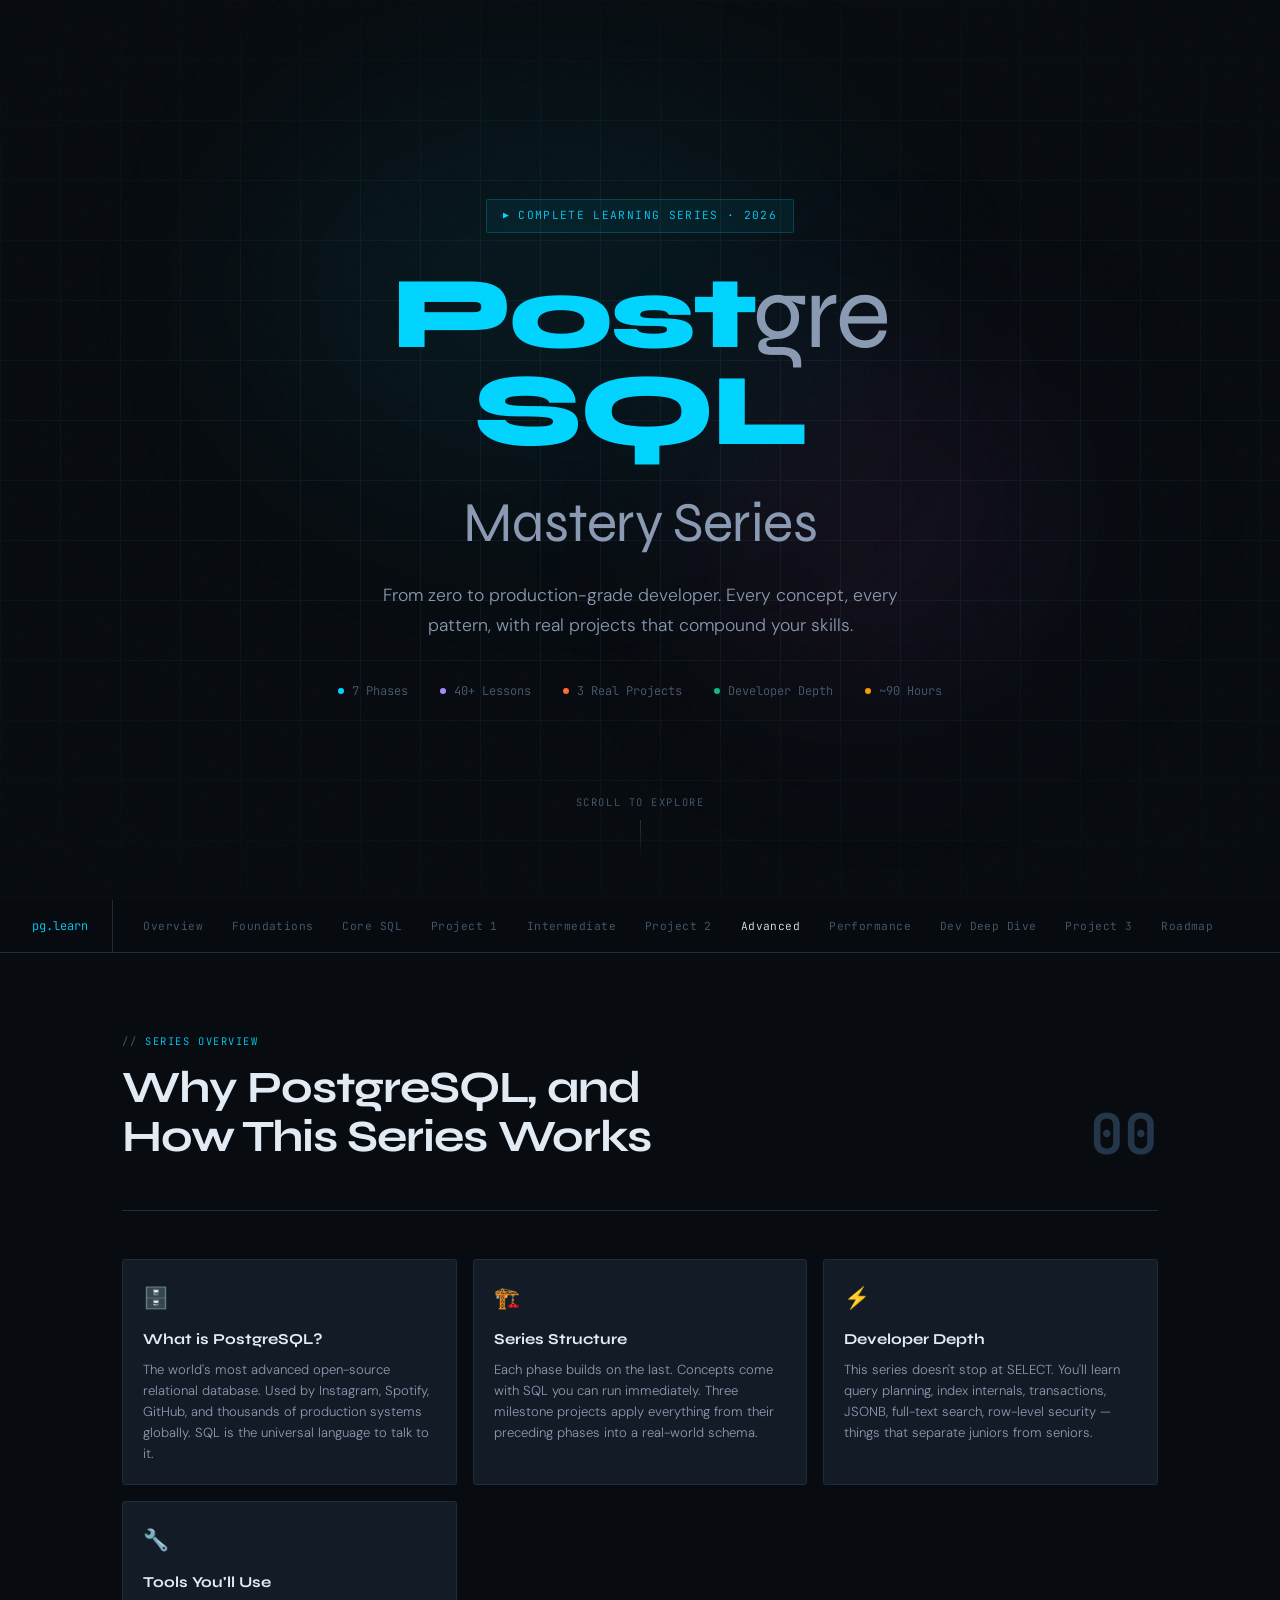
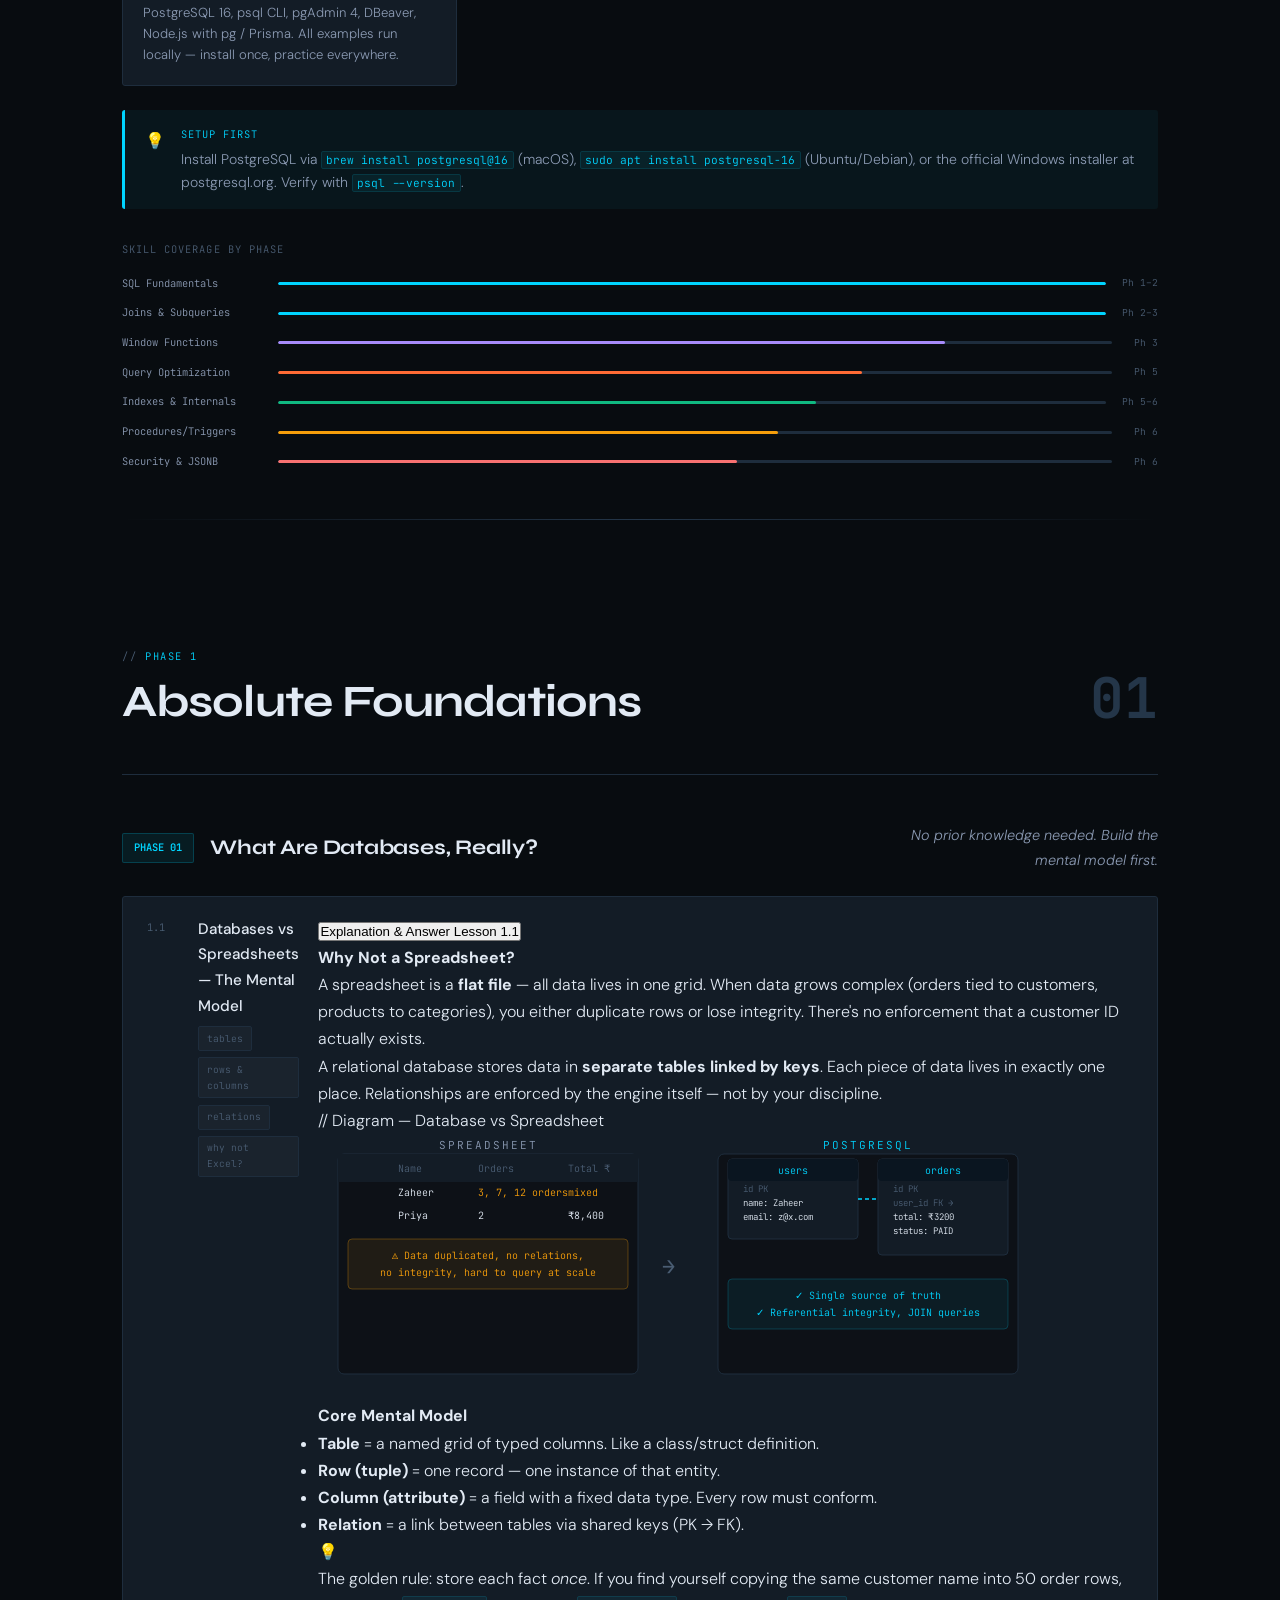
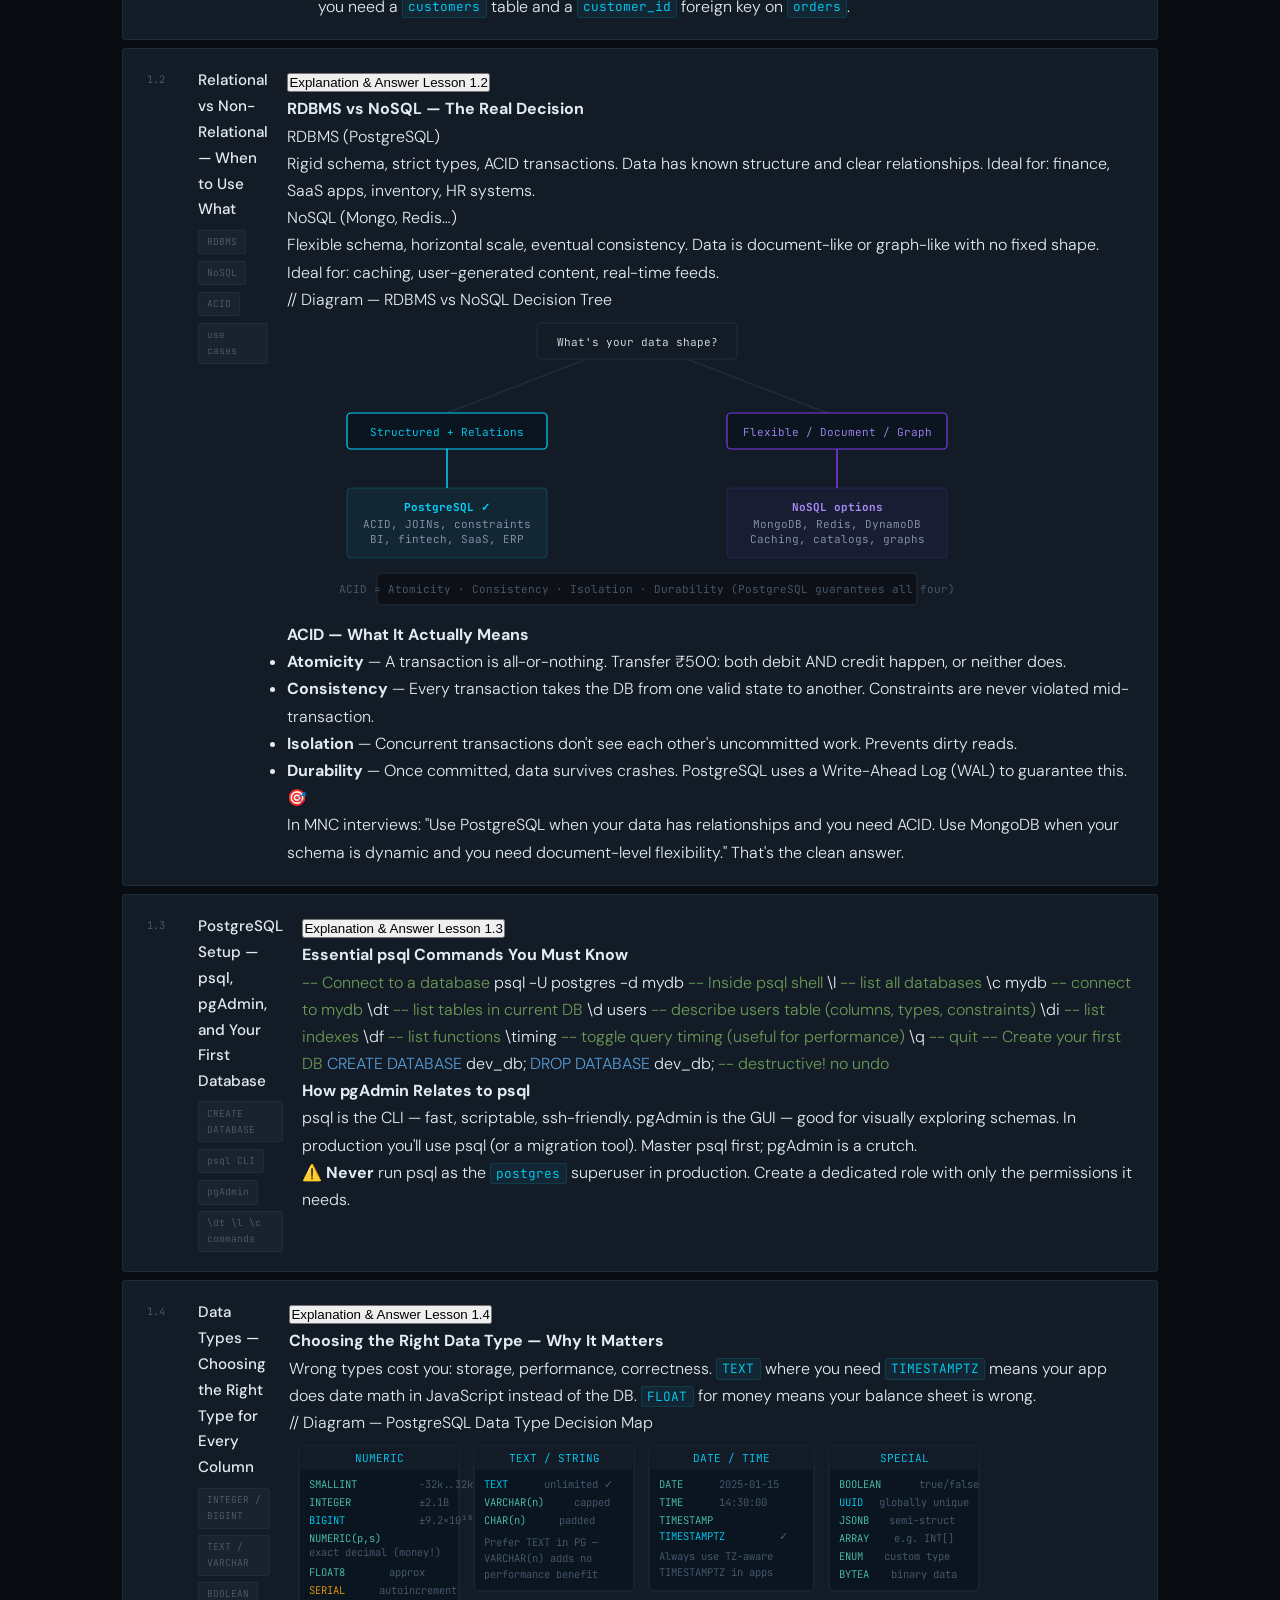
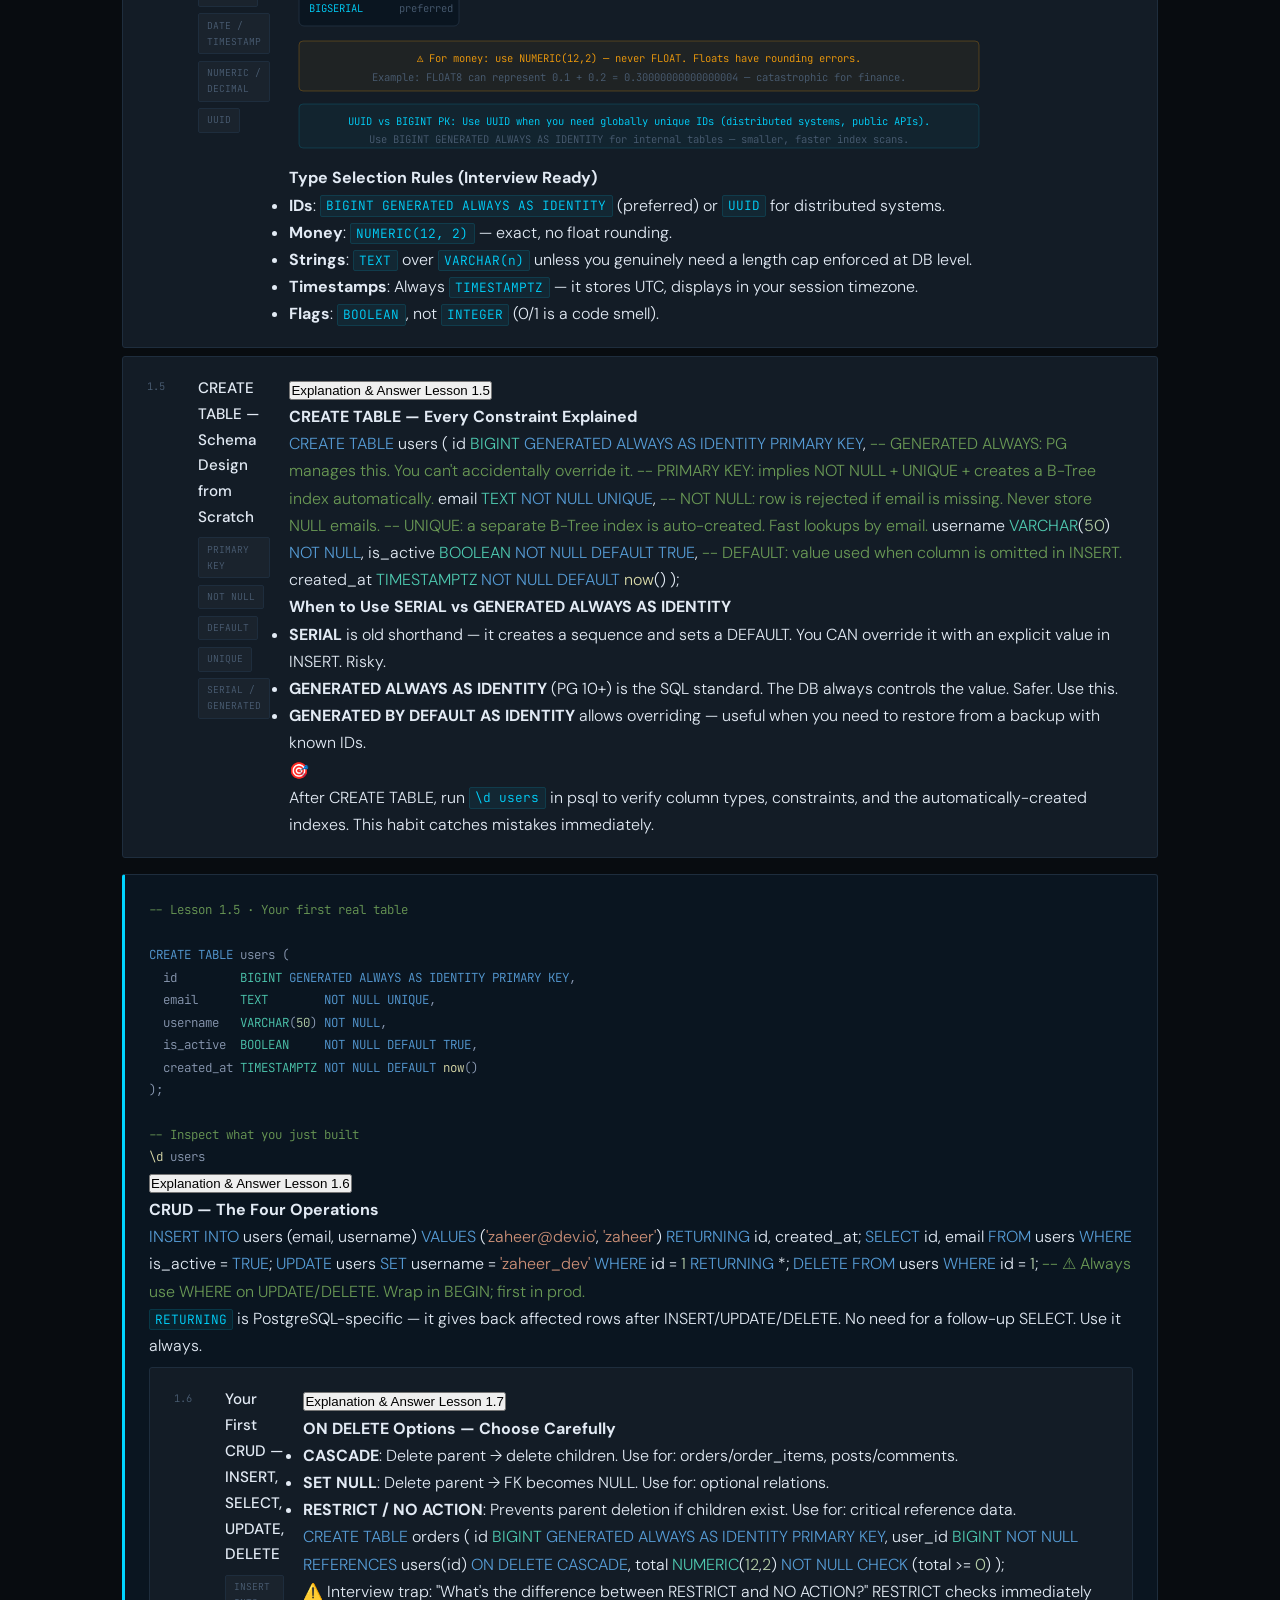
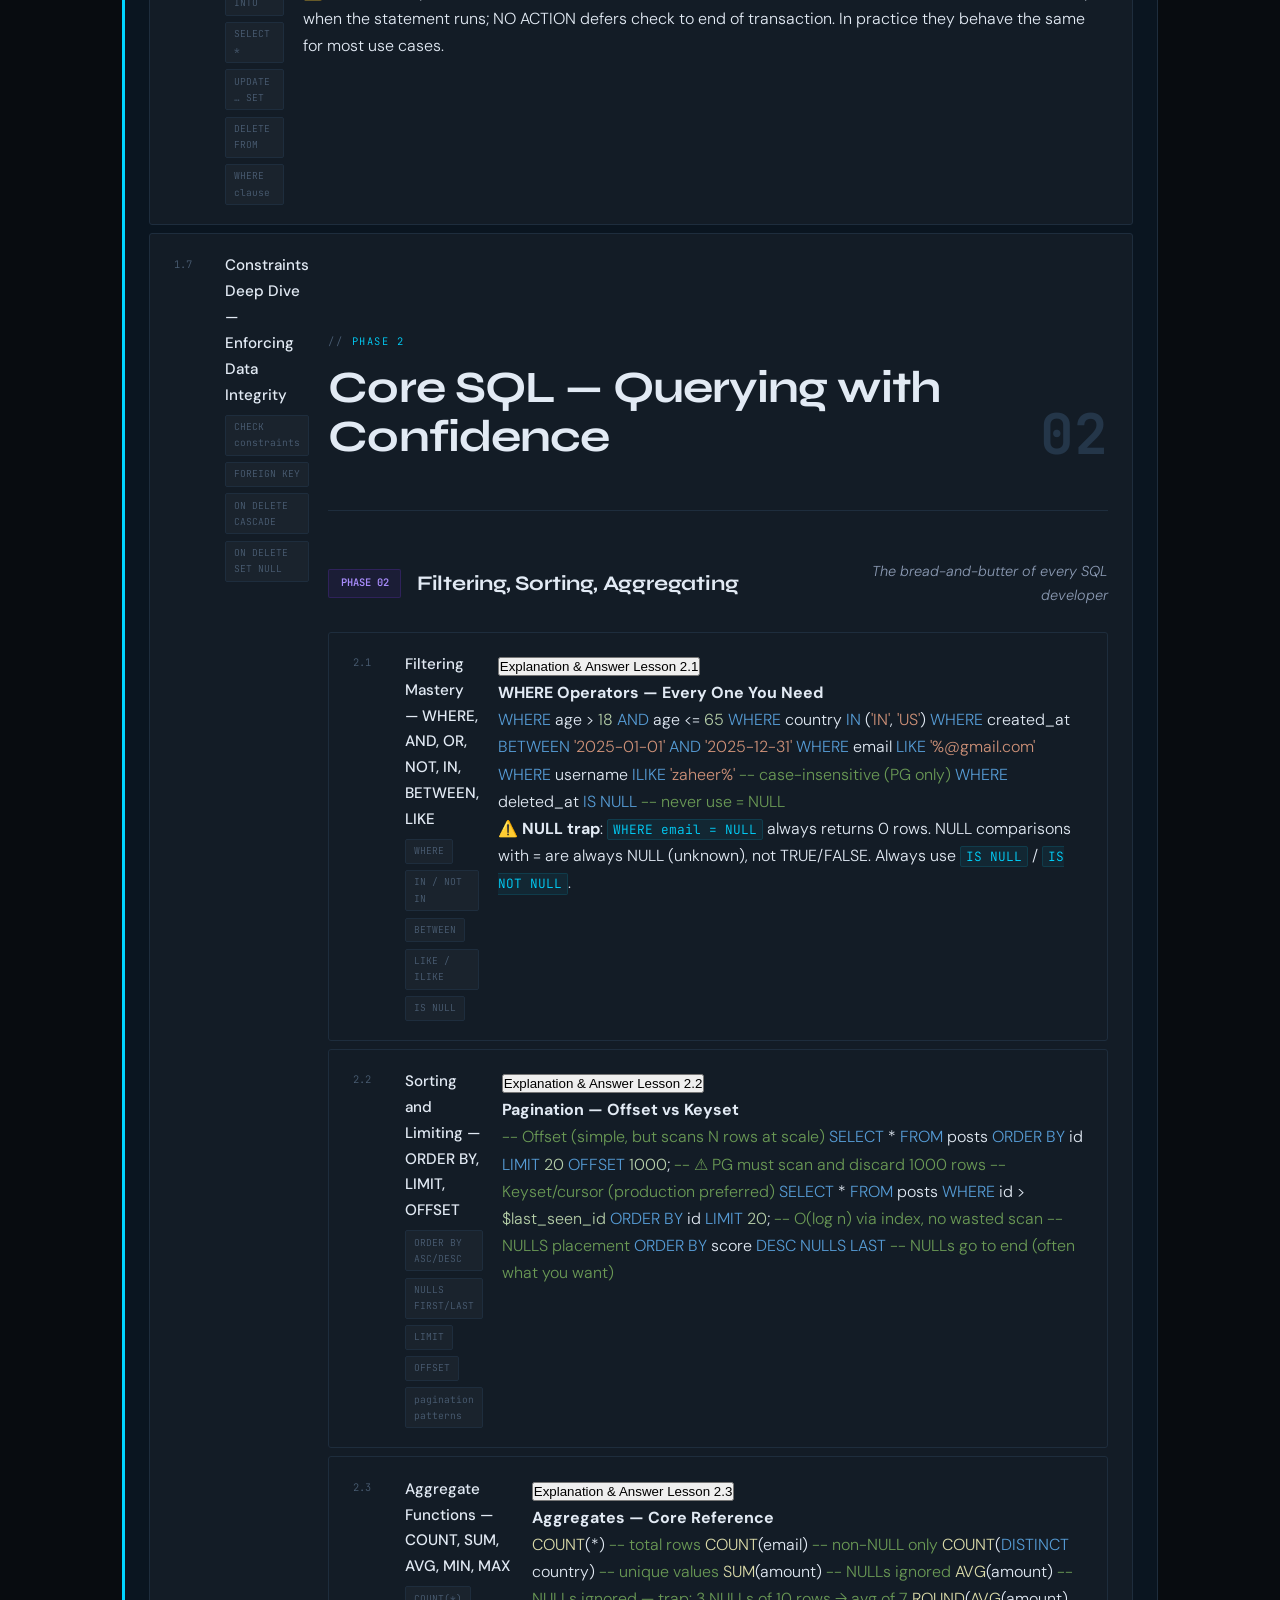
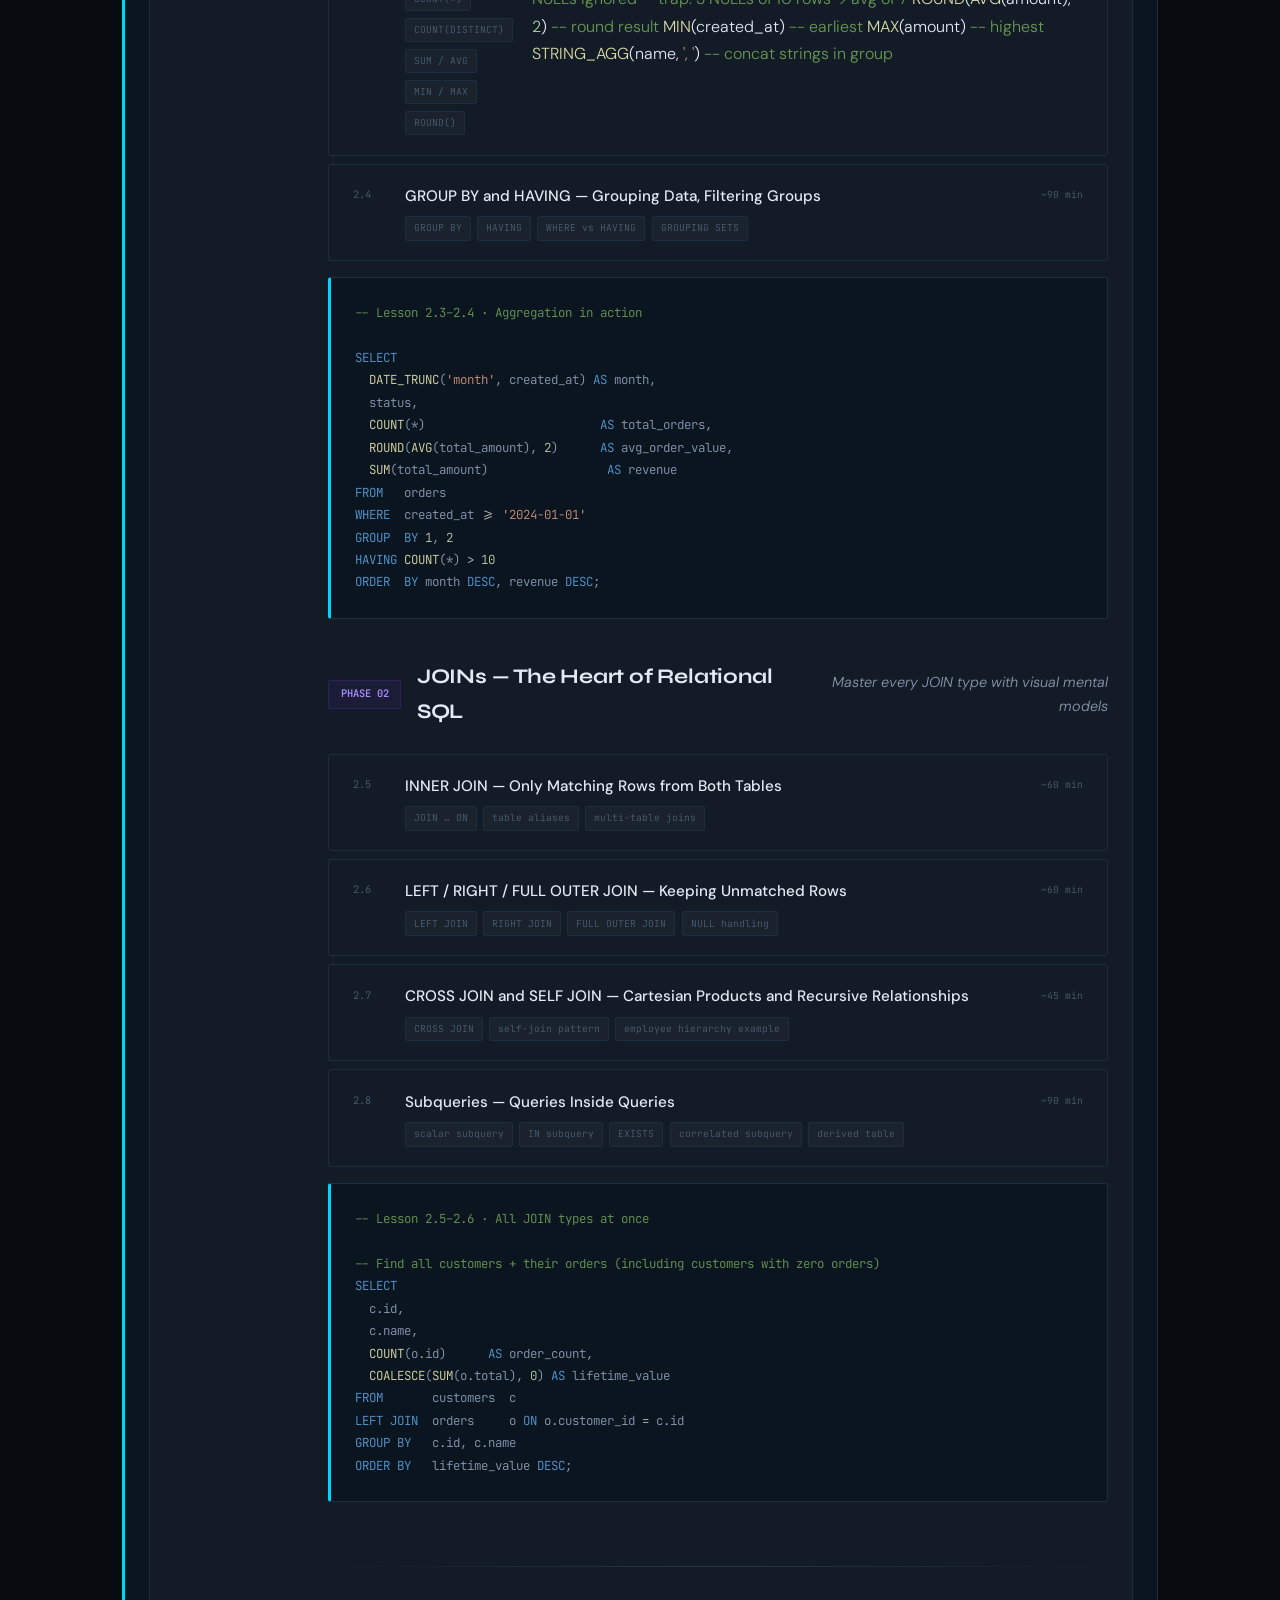
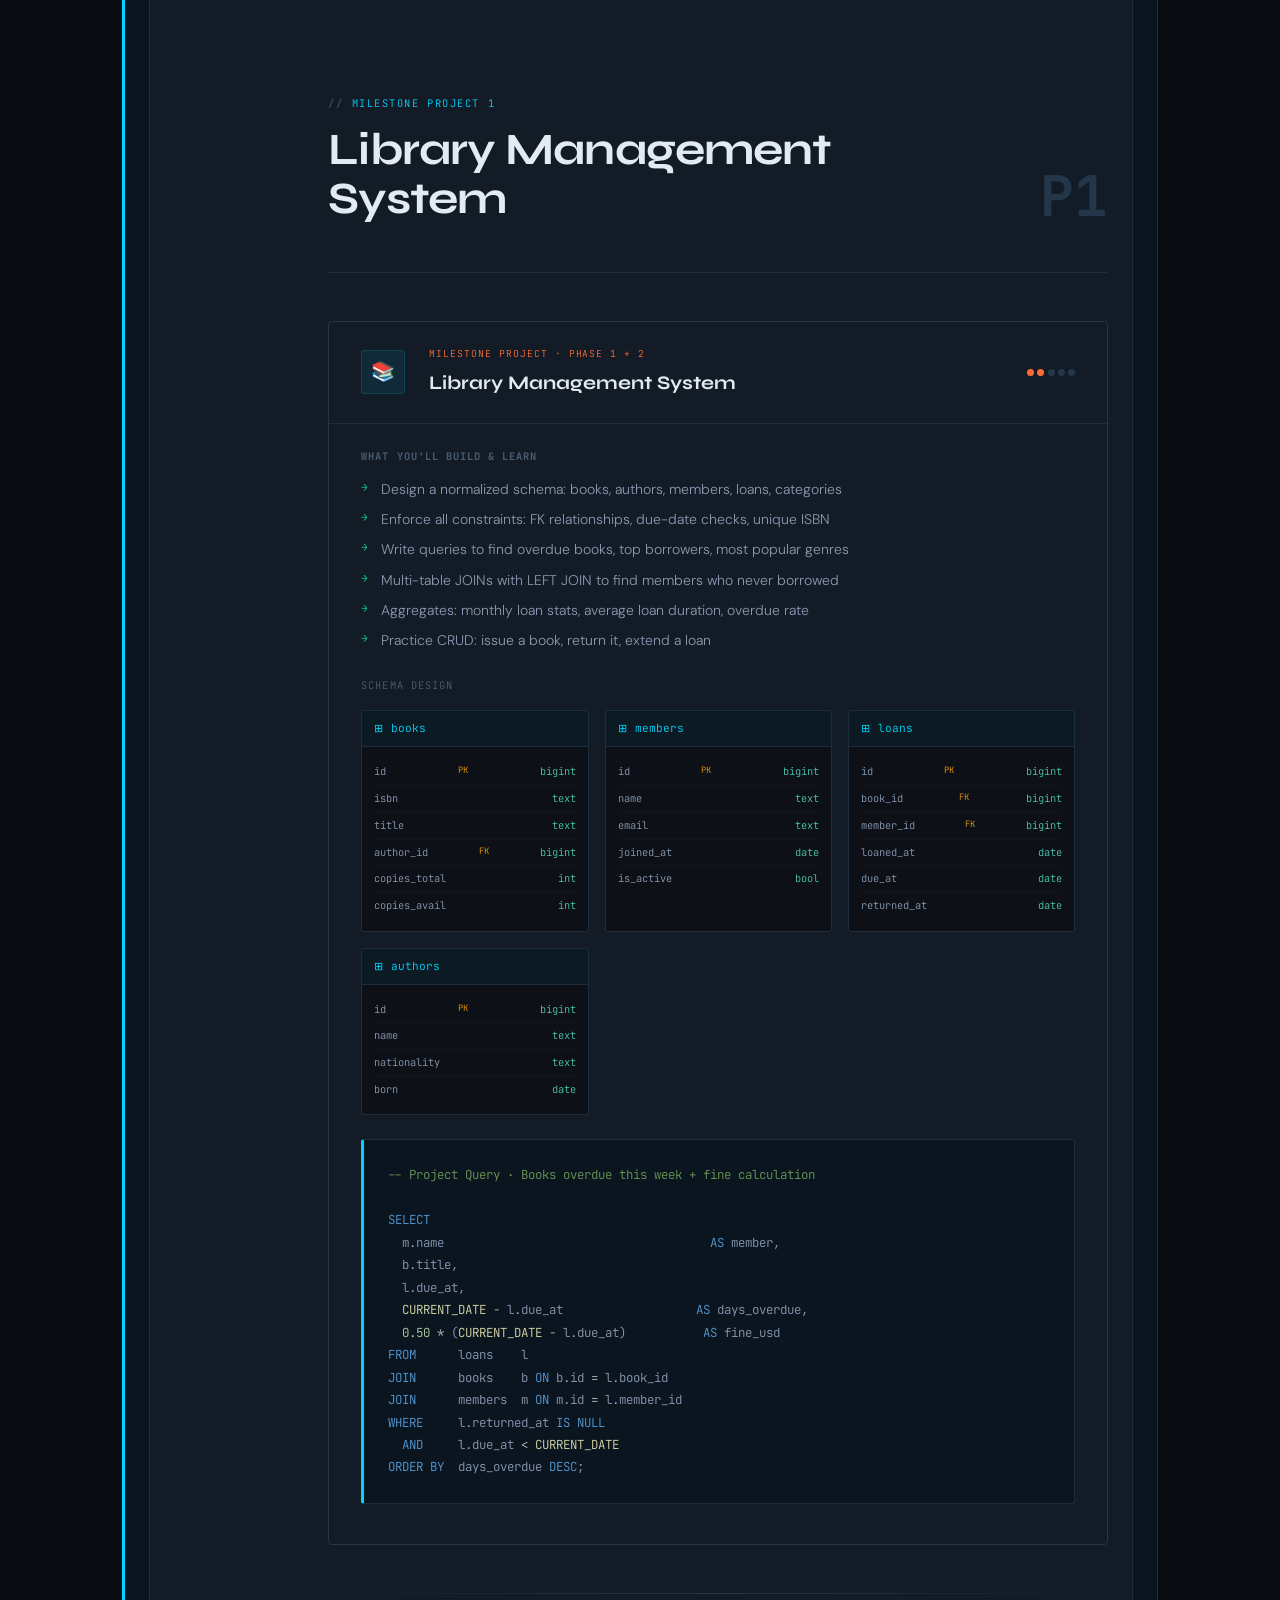
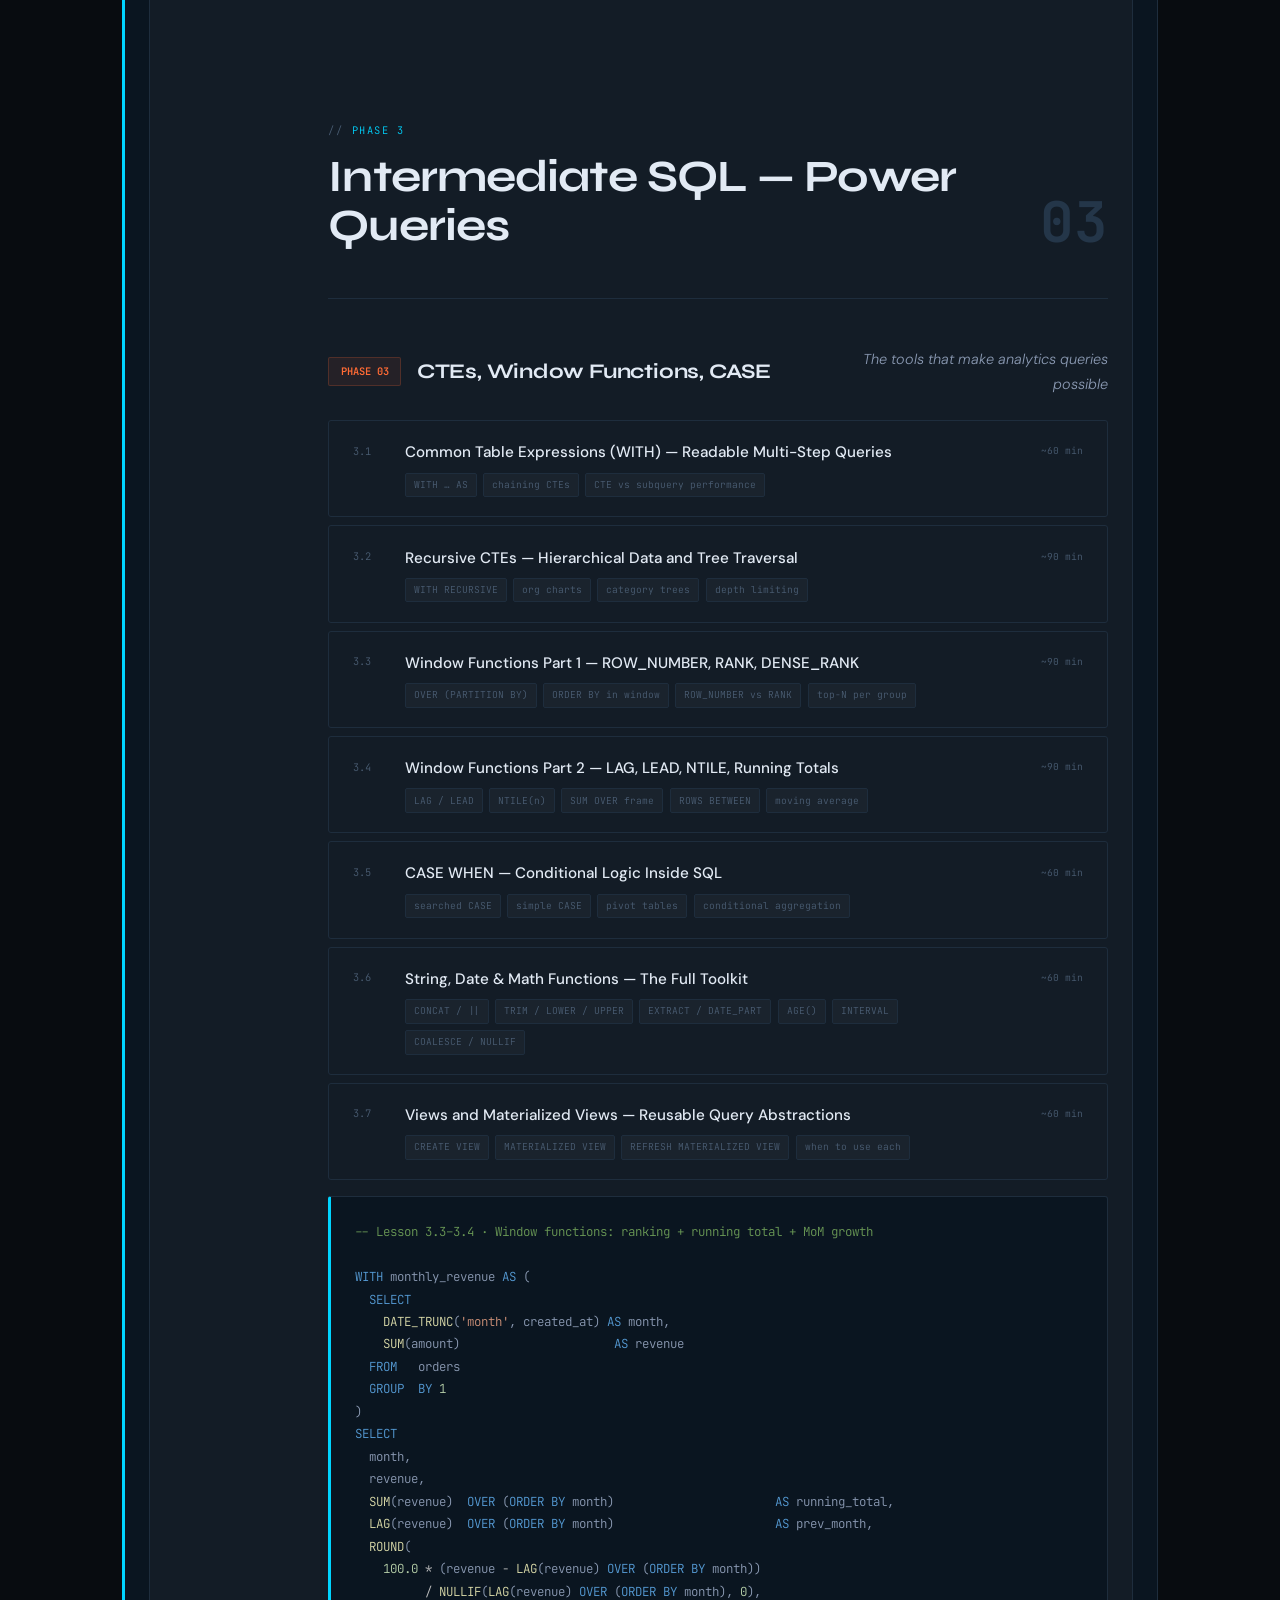
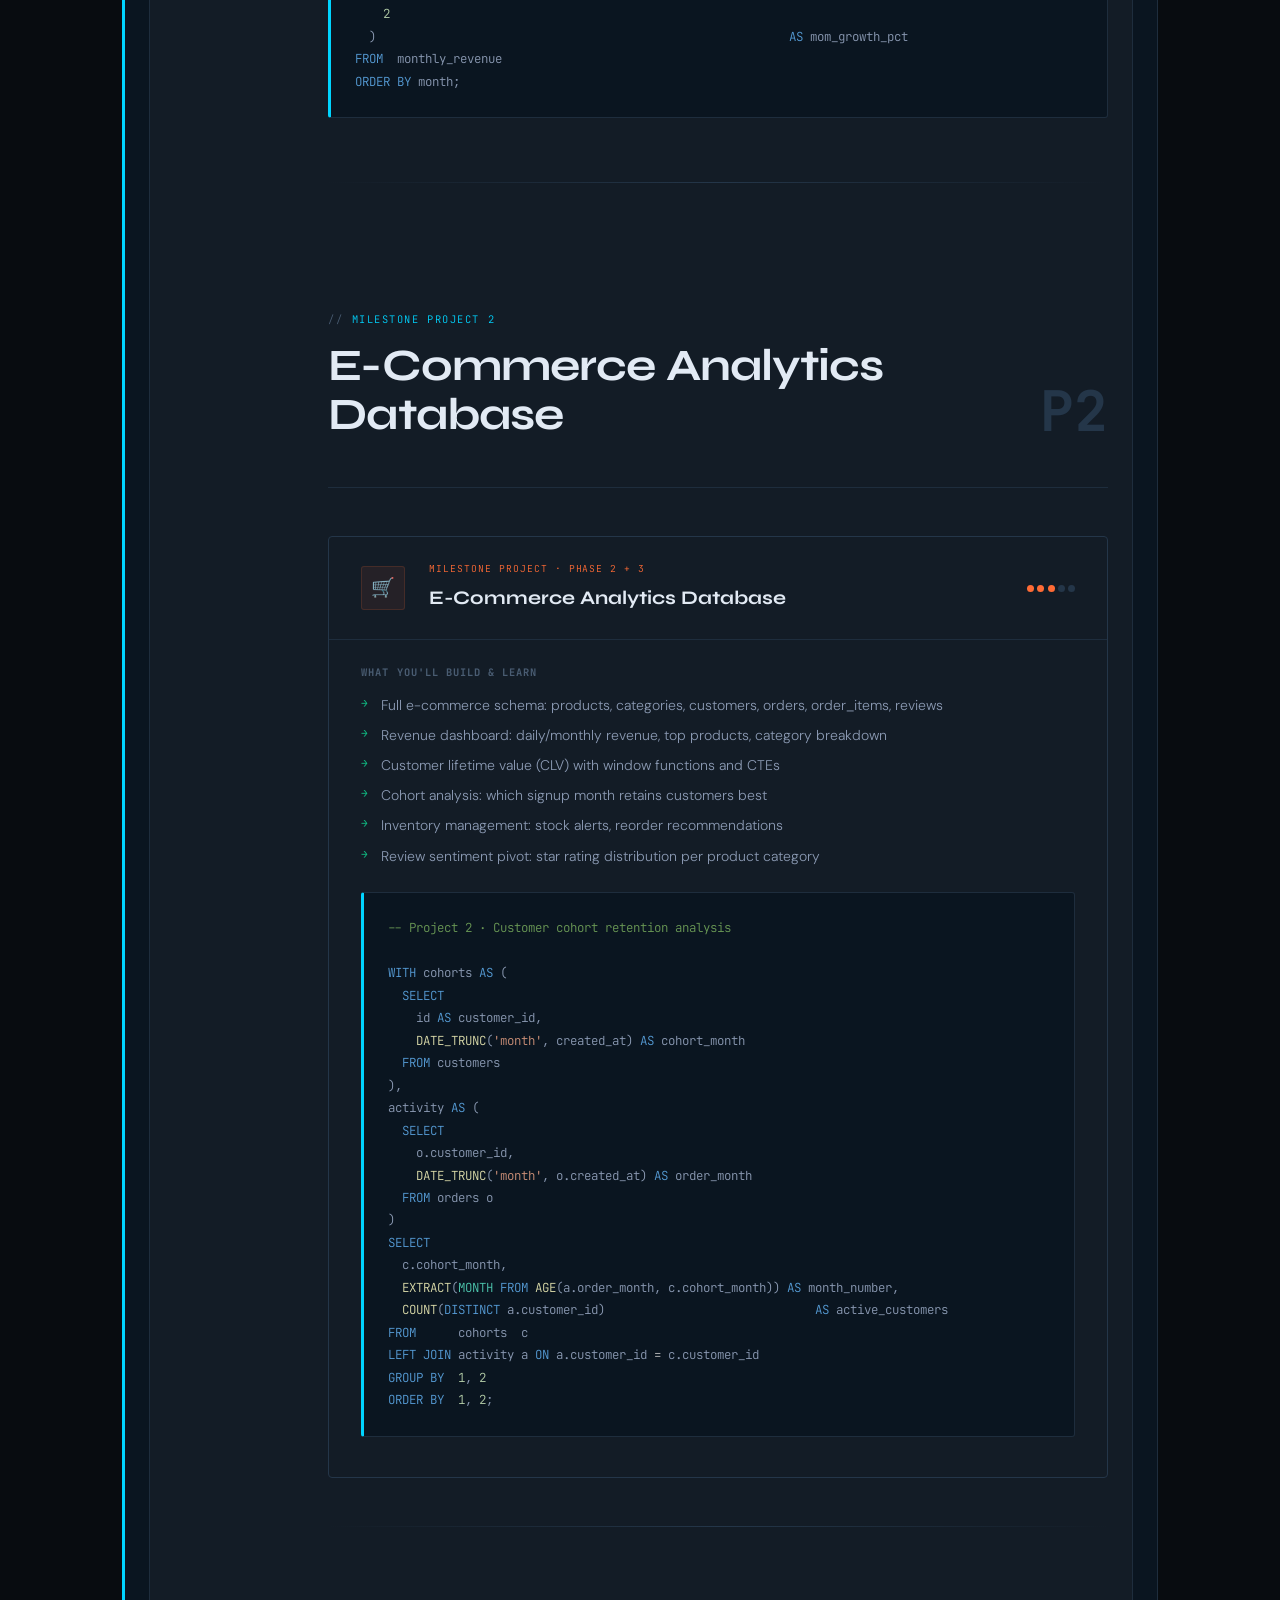
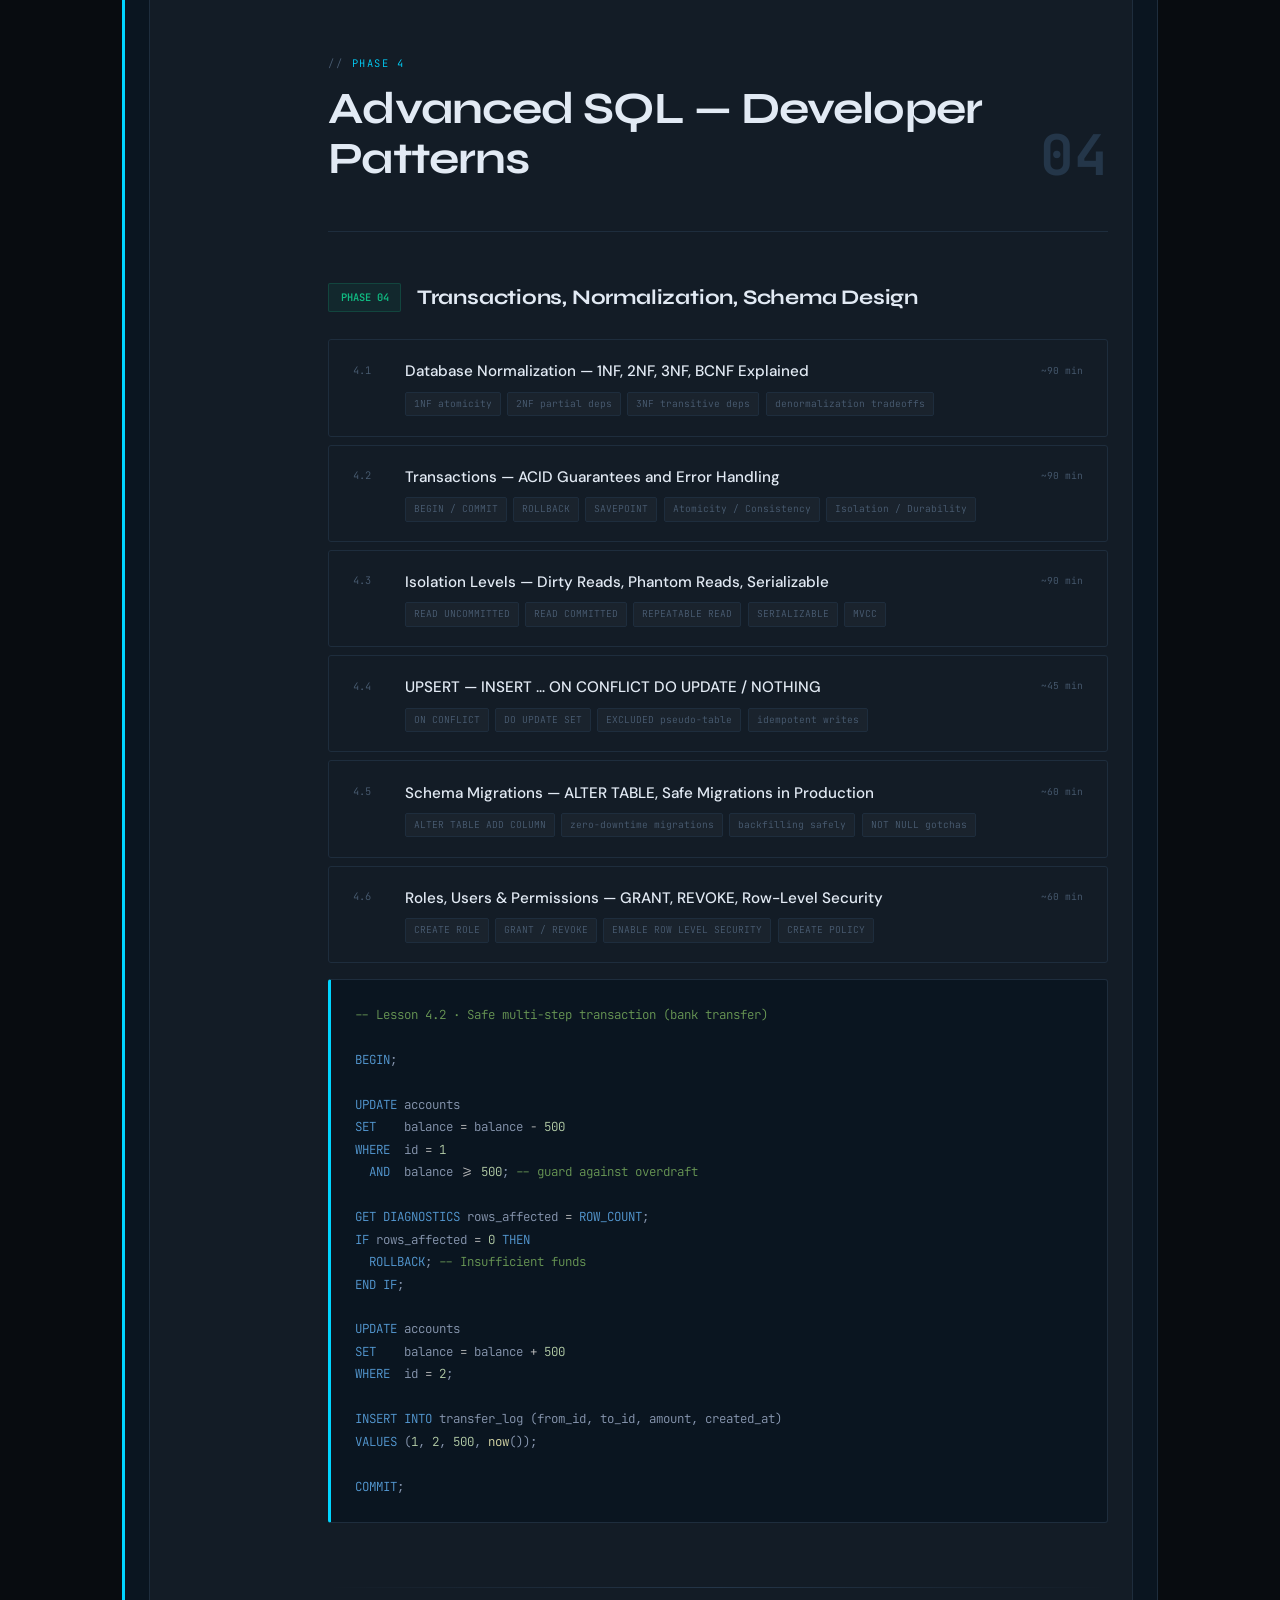
<file: html/postgresql-learning-series-enhanced.html>
<!DOCTYPE html>
<html lang="en">
<head>
<meta charset="UTF-8">
<meta name="viewport" content="width=device-width, initial-scale=1.0">
<title>PostgreSQL Mastery Series</title>
<link href="https://fonts.googleapis.com/css2?family=JetBrains+Mono:wght@300;400;500;600;700&family=Syne:wght@400;600;700;800&family=DM+Sans:ital,wght@0,300;0,400;0,500;1,300&display=swap" rel="stylesheet">
<link rel="stylesheet" href="../styles/postgresql.css">
</head>
<body>

<!-- ════════════════════════════════════════════════════
     HERO
════════════════════════════════════════════════════ -->
<header>
  <div class="header-grid"></div>
  <div class="glow-orb orb1"></div>
  <div class="glow-orb orb2"></div>
  <div class="glow-orb orb3"></div>

  <div class="badge">Complete Learning Series · 2026</div>
  <h1>
    <span class="pg">Post</span><span class="sql">gre</span><br>
    <span class="pg">SQL</span><br>
    <span style="color:var(--text2);font-size:.55em;font-weight:400;letter-spacing:-.01em">Mastery Series</span>
  </h1>
  <p class="subtitle">From zero to production-grade developer. Every concept, every pattern, with real projects that compound your skills.</p>

  <div class="meta-row">
    <div class="meta-item"><span class="dot" style="background:var(--accent)"></span>7 Phases</div>
    <div class="meta-item"><span class="dot" style="background:#a78bfa"></span>40+ Lessons</div>
    <div class="meta-item"><span class="dot" style="background:var(--accent2)"></span>3 Real Projects</div>
    <div class="meta-item"><span class="dot" style="background:var(--accent4)"></span>Developer Depth</div>
    <div class="meta-item"><span class="dot" style="background:var(--accent5)"></span>~90 Hours</div>
  </div>

  <div class="scroll-hint">
    <span>scroll to explore</span>
    <div class="scroll-line"></div>
  </div>
</header>

<!-- ════════════════════════════════════════════════════
     NAV
════════════════════════════════════════════════════ -->
<nav>
  <div class="nav-logo">pg.learn</div>
  <a href="#overview">Overview</a>
  <a href="#phase1">Foundations</a>
  <a href="#phase2">Core SQL</a>
  <a href="#project1">Project 1</a>
  <a href="#phase3">Intermediate</a>
  <a href="#project2">Project 2</a>
  <a href="#phase4">Advanced</a>
  <a href="#phase5">Performance</a>
  <a href="#phase6">Dev Deep Dive</a>
  <a href="#project3">Project 3</a>
  <a href="#roadmap">Roadmap</a>
</nav>

<!-- ════════════════════════════════════════════════════
     MAIN
════════════════════════════════════════════════════ -->
<main>

<!-- ─── OVERVIEW ──────────────────────────────────── -->
<section id="overview">
  <div class="section-intro">
    <div>
      <div class="section-tag">Series Overview</div>
      <h2 class="section-title">Why PostgreSQL, and<br>How This Series Works</h2>
    </div>
    <span class="section-count">00</span>
  </div>

  <div class="concept-grid">
    <div class="concept-card">
      <span class="concept-icon">🗄️</span>
      <div class="concept-name">What is PostgreSQL?</div>
      <div class="concept-desc">The world's most advanced open-source relational database. Used by Instagram, Spotify, GitHub, and thousands of production systems globally. SQL is the universal language to talk to it.</div>
    </div>
    <div class="concept-card">
      <span class="concept-icon">🏗️</span>
      <div class="concept-name">Series Structure</div>
      <div class="concept-desc">Each phase builds on the last. Concepts come with SQL you can run immediately. Three milestone projects apply everything from their preceding phases into a real-world schema.</div>
    </div>
    <div class="concept-card">
      <span class="concept-icon">⚡</span>
      <div class="concept-name">Developer Depth</div>
      <div class="concept-desc">This series doesn't stop at SELECT. You'll learn query planning, index internals, transactions, JSONB, full-text search, row-level security — things that separate juniors from seniors.</div>
    </div>
    <div class="concept-card">
      <span class="concept-icon">🔧</span>
      <div class="concept-name">Tools You'll Use</div>
      <div class="concept-desc">PostgreSQL 16, psql CLI, pgAdmin 4, DBeaver, Node.js with pg / Prisma. All examples run locally — install once, practice everywhere.</div>
    </div>
  </div>

  <div class="alert info">
    <span class="alert-icon">💡</span>
    <div>
      <div class="al-title">Setup First</div>
      <p>Install PostgreSQL via <code>brew install postgresql@16</code> (macOS), <code>sudo apt install postgresql-16</code> (Ubuntu/Debian), or the official Windows installer at postgresql.org. Verify with <code>psql --version</code>.</p>
    </div>
  </div>

  <div style="margin: 2rem 0;">
    <div style="font-family:'JetBrains Mono',monospace;font-size:.65rem;color:var(--text3);letter-spacing:.1em;text-transform:uppercase;margin-bottom:1rem;">Skill Coverage by Phase</div>
    <div class="progress-row"><span class="progress-label">SQL Fundamentals</span><div class="progress-bar"><div class="progress-fill" style="width:100%;background:var(--accent)"></div></div><span class="progress-pct">Ph 1–2</span></div>
    <div class="progress-row"><span class="progress-label">Joins & Subqueries</span><div class="progress-bar"><div class="progress-fill" style="width:100%;background:var(--accent)"></div></div><span class="progress-pct">Ph 2–3</span></div>
    <div class="progress-row"><span class="progress-label">Window Functions</span><div class="progress-bar"><div class="progress-fill" style="width:80%;background:#a78bfa"></div></div><span class="progress-pct">Ph 3</span></div>
    <div class="progress-row"><span class="progress-label">Query Optimization</span><div class="progress-bar"><div class="progress-fill" style="width:70%;background:var(--accent2)"></div></div><span class="progress-pct">Ph 5</span></div>
    <div class="progress-row"><span class="progress-label">Indexes & Internals</span><div class="progress-bar"><div class="progress-fill" style="width:65%;background:var(--accent4)"></div></div><span class="progress-pct">Ph 5–6</span></div>
    <div class="progress-row"><span class="progress-label">Procedures/Triggers</span><div class="progress-bar"><div class="progress-fill" style="width:60%;background:var(--accent5)"></div></div><span class="progress-pct">Ph 6</span></div>
    <div class="progress-row"><span class="progress-label">Security & JSONB</span><div class="progress-bar"><div class="progress-fill" style="width:55%;background:#f87171"></div></div><span class="progress-pct">Ph 6</span></div>
  </div>
</section>

<hr class="divider">

<!-- ─── PHASE 1: FOUNDATIONS ──────────────────────── -->
<section id="phase1">
  <div class="section-intro">
    <div>
      <div class="section-tag">Phase 1</div>
      <h2 class="section-title">Absolute Foundations</h2>
    </div>
    <span class="section-count">01</span>
  </div>

  <div class="phase">
    <div class="phase-header">
      <span class="phase-num p1">PHASE 01</span>
      <span class="phase-title">What Are Databases, Really?</span>
      <span class="phase-desc">No prior knowledge needed. Build the mental model first.</span>
    </div>

    <div class="lessons-grid">
      <div class="lesson">
        <span class="lesson-num">1.1</span>
        <div class="lesson-body">
          <div class="lesson-title">Databases vs Spreadsheets — The Mental Model</div>
          <div class="lesson-topics">
            <span class="topic-tag">tables</span>
            <span class="topic-tag">rows & columns</span>
            <span class="topic-tag">relations</span>
            <span class="topic-tag">why not Excel?</span>
          </div>
        </div>
        <span class="      </div>

<div class="answer-panel" id="ans-1-1">
  <button class="answer-toggle" aria-expanded="false">
    <span class="toggle-label">Explanation &amp; Answer</span>
    <span class="toggle-badge">Lesson 1.1</span>
  </button>
  <div class="answer-body">

    <h4>Why Not a Spreadsheet?</h4>
    <p>A spreadsheet is a <strong>flat file</strong> — all data lives in one grid. When data grows complex (orders tied to customers, products to categories), you either duplicate rows or lose integrity. There's no enforcement that a customer ID actually exists.</p>
    <p>A relational database stores data in <strong>separate tables linked by keys</strong>. Each piece of data lives in exactly one place. Relationships are enforced by the engine itself — not by your discipline.</p>
    
<div class="diagram-wrap">
  <div class="diagram-title">// Diagram — Database vs Spreadsheet</div>
  <svg viewBox="0 0 720 260" width="720" height="260" xmlns="http://www.w3.org/2000/svg" font-family="JetBrains Mono, monospace">
    <!-- SPREADSHEET side -->
    <rect x="20" y="20" width="300" height="220" rx="6" fill="#0d1117" stroke="#1e2d3d"/>
    <text x="170" y="15" fill="#8b9ab3" font-size="11" text-anchor="middle" letter-spacing="2">SPREADSHEET</text>
    <!-- header row -->
    <rect x="20" y="20" width="300" height="28" rx="0" fill="#131c26"/>
    <text x="80"  y="38" fill="#4a5d73" font-size="10">Name</text>
    <text x="160" y="38" fill="#4a5d73" font-size="10">Orders</text>
    <text x="250" y="38" fill="#4a5d73" font-size="10">Total ₹</text>
    <!-- rows -->
    <text x="80"  y="62" fill="#e2eaf4" font-size="10">Zaheer</text>
    <text x="160" y="62" fill="#f59e0b" font-size="10">3, 7, 12 orders</text>
    <text x="250" y="62" fill="#f59e0b" font-size="10">mixed</text>
    <text x="80"  y="85" fill="#e2eaf4" font-size="10">Priya</text>
    <text x="160" y="85" fill="#e2eaf4" font-size="10">2</text>
    <text x="250" y="85" fill="#e2eaf4" font-size="10">₹8,400</text>
    <!-- problem callout -->
    <rect x="30" y="105" width="280" height="50" rx="4" fill="rgba(245,158,11,.08)" stroke="rgba(245,158,11,.3)"/>
    <text x="170" y="125" fill="#f59e0b" font-size="10" text-anchor="middle">⚠  Data duplicated, no relations,</text>
    <text x="170" y="142" fill="#f59e0b" font-size="10" text-anchor="middle">no integrity, hard to query at scale</text>
    <!-- arrow divider -->
    <text x="350" y="140" fill="#4a5d73" font-size="22" text-anchor="middle">→</text>
    <!-- DATABASE side -->
    <rect x="400" y="20" width="300" height="220" rx="6" fill="#0d1117" stroke="#1e2d3d"/>
    <text x="550" y="15" fill="#00d4ff" font-size="11" text-anchor="middle" letter-spacing="2">POSTGRESQL</text>
    <!-- users table -->
    <rect x="410" y="25" width="130" height="80" rx="4" fill="#131c26" stroke="#1e2d3d"/>
    <rect x="410" y="25" width="130" height="22" rx="4" fill="#0a1520"/>
    <text x="475" y="40" fill="#00d4ff" font-size="10" text-anchor="middle">users</text>
    <text x="425" y="58" fill="#4a5d73" font-size="9">id PK</text>
    <text x="425" y="72" fill="#e2eaf4" font-size="9">name: Zaheer</text>
    <text x="425" y="86" fill="#e2eaf4" font-size="9">email: z@x.com</text>
    <!-- orders table -->
    <rect x="560" y="25" width="130" height="96" rx="4" fill="#131c26" stroke="#1e2d3d"/>
    <rect x="560" y="25" width="130" height="22" rx="4" fill="#0a1520"/>
    <text x="625" y="40" fill="#00d4ff" font-size="10" text-anchor="middle">orders</text>
    <text x="575" y="58" fill="#4a5d73" font-size="9">id PK</text>
    <text x="575" y="72" fill="#4a5d73" font-size="9">user_id FK →</text>
    <text x="575" y="86" fill="#e2eaf4" font-size="9">total: ₹3200</text>
    <text x="575" y="100" fill="#e2eaf4" font-size="9">status: PAID</text>
    <!-- FK arrow -->
    <line x1="540" y1="65" x2="560" y2="65" stroke="#00d4ff" stroke-width="1.5" stroke-dasharray="4,3"/>
    <!-- benefit callout -->
    <rect x="410" y="145" width="280" height="50" rx="4" fill="rgba(0,212,255,.06)" stroke="rgba(0,212,255,.2)"/>
    <text x="550" y="165" fill="#00d4ff" font-size="10" text-anchor="middle">✓ Single source of truth</text>
    <text x="550" y="182" fill="#00d4ff" font-size="10" text-anchor="middle">✓ Referential integrity, JOIN queries</text>
  </svg>
</div>
    <h4>Core Mental Model</h4>
    <ul>
      <li><strong>Table</strong> = a named grid of typed columns. Like a class/struct definition.</li>
      <li><strong>Row (tuple)</strong> = one record — one instance of that entity.</li>
      <li><strong>Column (attribute)</strong> = a field with a fixed data type. Every row must conform.</li>
      <li><strong>Relation</strong> = a link between tables via shared keys (PK → FK).</li>
    </ul>
    <div class="key-point">
      <span class="kp-icon">💡</span>
      <p>The golden rule: store each fact <em>once</em>. If you find yourself copying the same customer name into 50 order rows, you need a <code>customers</code> table and a <code>customer_id</code> foreign key on <code>orders</code>.</p>
    </div>

  </div>
</div>

      <div class="lesson">
        <span class="lesson-num">1.2</span>
        <div class="lesson-body">
          <div class="lesson-title">Relational vs Non-Relational — When to Use What</div>
          <div class="lesson-topics">
            <span class="topic-tag">RDBMS</span>
            <span class="topic-tag">NoSQL</span>
            <span class="topic-tag">ACID</span>
            <span class="topic-tag">use cases</span>
          </div>
        </div>
        <span class="      </div>

<div class="answer-panel" id="ans-1-2">
  <button class="answer-toggle" aria-expanded="false">
    <span class="toggle-label">Explanation &amp; Answer</span>
    <span class="toggle-badge">Lesson 1.2</span>
  </button>
  <div class="answer-body">

    <h4>RDBMS vs NoSQL — The Real Decision</h4>
    <div class="compare-grid">
      <div class="compare-box">
        <div class="cb-title">RDBMS (PostgreSQL)</div>
        <p>Rigid schema, strict types, ACID transactions. Data has known structure and clear relationships. Ideal for: finance, SaaS apps, inventory, HR systems.</p>
      </div>
      <div class="compare-box">
        <div class="cb-title">NoSQL (Mongo, Redis…)</div>
        <p>Flexible schema, horizontal scale, eventual consistency. Data is document-like or graph-like with no fixed shape. Ideal for: caching, user-generated content, real-time feeds.</p>
      </div>
    </div>
    
<div class="diagram-wrap">
  <div class="diagram-title">// Diagram — RDBMS vs NoSQL Decision Tree</div>
  <svg viewBox="0 0 700 300" width="700" height="300" xmlns="http://www.w3.org/2000/svg" font-family="JetBrains Mono, monospace" font-size="11">
    <!-- root -->
    <rect x="250" y="10" width="200" height="36" rx="4" fill="#131c26" stroke="#1e2d3d"/>
    <text x="350" y="33" fill="#e2eaf4" text-anchor="middle">What's your data shape?</text>
    <!-- left branch: structured -->
    <line x1="300" y1="46" x2="160" y2="100" stroke="#1e2d3d" stroke-width="1.5"/>
    <rect x="60" y="100" width="200" height="36" rx="4" fill="#0a1520" stroke="#00d4ff" stroke-width="1.2"/>
    <text x="160" y="123" fill="#00d4ff" text-anchor="middle">Structured + Relations</text>
    <!-- right branch: flexible -->
    <line x1="400" y1="46" x2="540" y2="100" stroke="#1e2d3d" stroke-width="1.5"/>
    <rect x="440" y="100" width="220" height="36" rx="4" fill="#0a1520" stroke="#7c3aed" stroke-width="1.2"/>
    <text x="550" y="123" fill="#a78bfa" text-anchor="middle">Flexible / Document / Graph</text>
    <!-- left result -->
    <line x1="160" y1="136" x2="160" y2="175" stroke="#00d4ff" stroke-width="1.5"/>
    <rect x="60" y="175" width="200" height="70" rx="4" fill="rgba(0,212,255,.06)" stroke="rgba(0,212,255,.2)"/>
    <text x="160" y="198" fill="#00d4ff" text-anchor="middle" font-weight="bold">PostgreSQL ✓</text>
    <text x="160" y="215" fill="#8b9ab3" text-anchor="middle">ACID, JOINs, constraints</text>
    <text x="160" y="230" fill="#8b9ab3" text-anchor="middle">BI, fintech, SaaS, ERP</text>
    <!-- right result -->
    <line x1="550" y1="136" x2="550" y2="175" stroke="#7c3aed" stroke-width="1.5"/>
    <rect x="440" y="175" width="220" height="70" rx="4" fill="rgba(124,58,237,.06)" stroke="rgba(124,58,237,.2)"/>
    <text x="550" y="198" fill="#a78bfa" text-anchor="middle" font-weight="bold">NoSQL options</text>
    <text x="550" y="215" fill="#8b9ab3" text-anchor="middle">MongoDB, Redis, DynamoDB</text>
    <text x="550" y="230" fill="#8b9ab3" text-anchor="middle">Caching, catalogs, graphs</text>
    <!-- ACID box -->
    <rect x="90" y="260" width="540" height="32" rx="4" fill="#0d1117" stroke="#1e2d3d"/>
    <text x="360" y="280" fill="#4a5d73" text-anchor="middle">ACID = Atomicity · Consistency · Isolation · Durability  (PostgreSQL guarantees all four)</text>
  </svg>
</div>
    <h4>ACID — What It Actually Means</h4>
    <ul>
      <li><strong>Atomicity</strong> — A transaction is all-or-nothing. Transfer ₹500: both debit AND credit happen, or neither does.</li>
      <li><strong>Consistency</strong> — Every transaction takes the DB from one valid state to another. Constraints are never violated mid-transaction.</li>
      <li><strong>Isolation</strong> — Concurrent transactions don't see each other's uncommitted work. Prevents dirty reads.</li>
      <li><strong>Durability</strong> — Once committed, data survives crashes. PostgreSQL uses a Write-Ahead Log (WAL) to guarantee this.</li>
    </ul>
    <div class="key-point">
      <span class="kp-icon">🎯</span>
      <p>In MNC interviews: "Use PostgreSQL when your data has relationships and you need ACID. Use MongoDB when your schema is dynamic and you need document-level flexibility." That's the clean answer.</p>
    </div>

  </div>
</div>

      <div class="lesson">
        <span class="lesson-num">1.3</span>
        <div class="lesson-body">
          <div class="lesson-title">PostgreSQL Setup — psql, pgAdmin, and Your First Database</div>
          <div class="lesson-topics">
            <span class="topic-tag">CREATE DATABASE</span>
            <span class="topic-tag">psql CLI</span>
            <span class="topic-tag">pgAdmin</span>
            <span class="topic-tag">\dt \l \c commands</span>
          </div>
        </div>
        <span class="      </div>

<div class="answer-panel" id="ans-1-3">
  <button class="answer-toggle" aria-expanded="false">
    <span class="toggle-label">Explanation &amp; Answer</span>
    <span class="toggle-badge">Lesson 1.3</span>
  </button>
  <div class="answer-body">

    <h4>Essential psql Commands You Must Know</h4>
    <div class="mini-code">
<span class="cmt">-- Connect to a database</span>
psql -U postgres -d mydb

<span class="cmt">-- Inside psql shell</span>
\l          <span class="cmt">-- list all databases</span>
\c mydb     <span class="cmt">-- connect to mydb</span>
\dt         <span class="cmt">-- list tables in current DB</span>
\d users    <span class="cmt">-- describe users table (columns, types, constraints)</span>
\di         <span class="cmt">-- list indexes</span>
\df         <span class="cmt">-- list functions</span>
\timing     <span class="cmt">-- toggle query timing (useful for performance)</span>
\q          <span class="cmt">-- quit</span>

<span class="cmt">-- Create your first DB</span>
<span class="kw">CREATE DATABASE</span> dev_db;
<span class="kw">DROP DATABASE</span> dev_db; <span class="cmt">-- destructive! no undo</span>
    </div>
    <h4>How pgAdmin Relates to psql</h4>
    <p>psql is the CLI — fast, scriptable, ssh-friendly. pgAdmin is the GUI — good for visually exploring schemas. In production you'll use psql (or a migration tool). Master psql first; pgAdmin is a crutch.</p>
    <div class="warn-point">
      <p>⚠️ <strong>Never</strong> run psql as the <code>postgres</code> superuser in production. Create a dedicated role with only the permissions it needs.</p>
    </div>

  </div>
</div>

      <div class="lesson">
        <span class="lesson-num">1.4</span>
        <div class="lesson-body">
          <div class="lesson-title">Data Types — Choosing the Right Type for Every Column</div>
          <div class="lesson-topics">
            <span class="topic-tag">INTEGER / BIGINT</span>
            <span class="topic-tag">TEXT / VARCHAR</span>
            <span class="topic-tag">BOOLEAN</span>
            <span class="topic-tag">DATE / TIMESTAMP</span>
            <span class="topic-tag">NUMERIC / DECIMAL</span>
            <span class="topic-tag">UUID</span>
          </div>
        </div>
        <span class="      </div>

<div class="answer-panel" id="ans-1-4">
  <button class="answer-toggle" aria-expanded="false">
    <span class="toggle-label">Explanation &amp; Answer</span>
    <span class="toggle-badge">Lesson 1.4</span>
  </button>
  <div class="answer-body">

    <h4>Choosing the Right Data Type — Why It Matters</h4>
    <p>Wrong types cost you: storage, performance, correctness. <code>TEXT</code> where you need <code>TIMESTAMPTZ</code> means your app does date math in JavaScript instead of the DB. <code>FLOAT</code> for money means your balance sheet is wrong.</p>
    
<div class="diagram-wrap">
  <div class="diagram-title">// Diagram — PostgreSQL Data Type Decision Map</div>
  <svg viewBox="0 0 700 320" width="700" height="320" xmlns="http://www.w3.org/2000/svg" font-family="JetBrains Mono, monospace" font-size="10.5">
    <!-- category boxes -->
    <!-- NUMERIC -->
    <rect x="10" y="10" width="160" height="180" rx="5" fill="#0a1520" stroke="#1e2d3d"/>
    <rect x="10" y="10" width="160" height="24" rx="5" fill="#131c26"/>
    <text x="90" y="26" fill="#00d4ff" text-anchor="middle" font-size="11">NUMERIC</text>
    <text x="20" y="52" fill="#4ec9b0">SMALLINT</text><text x="130" y="52" fill="#4a5d73">-32k..32k</text>
    <text x="20" y="70" fill="#4ec9b0">INTEGER</text><text x="130" y="70" fill="#4a5d73">±2.1B</text>
    <text x="20" y="88" fill="#00d4ff">BIGINT</text><text x="130" y="88" fill="#4a5d73">±9.2×10¹⁸</text>
    <text x="20" y="106" fill="#4ec9b0">NUMERIC(p,s)</text>
    <text x="20" y="120" fill="#4a5d73">  exact decimal (money!)</text>
    <text x="20" y="140" fill="#4ec9b0">FLOAT8</text><text x="100" y="140" fill="#4a5d73">approx</text>
    <text x="20" y="158" fill="#f59e0b">SERIAL</text><text x="90" y="158" fill="#4a5d73">autoincrement</text>
    <text x="20" y="176" fill="#00d4ff">BIGSERIAL</text><text x="110" y="176" fill="#4a5d73">preferred</text>
    <!-- TEXT -->
    <rect x="185" y="10" width="160" height="145" rx="5" fill="#0a1520" stroke="#1e2d3d"/>
    <rect x="185" y="10" width="160" height="24" rx="5" fill="#131c26"/>
    <text x="265" y="26" fill="#00d4ff" text-anchor="middle" font-size="11">TEXT / STRING</text>
    <text x="195" y="52" fill="#00d4ff">TEXT</text><text x="255" y="52" fill="#4a5d73">unlimited ✓</text>
    <text x="195" y="70" fill="#4ec9b0">VARCHAR(n)</text><text x="285" y="70" fill="#4a5d73">capped</text>
    <text x="195" y="88" fill="#4ec9b0">CHAR(n)</text><text x="270" y="88" fill="#4a5d73">padded</text>
    <text x="195" y="110" fill="#4a5d73">Prefer TEXT in PG —</text>
    <text x="195" y="126" fill="#4a5d73">VARCHAR(n) adds no</text>
    <text x="195" y="142" fill="#4a5d73">performance benefit</text>
    <!-- DATE/TIME -->
    <rect x="360" y="10" width="165" height="145" rx="5" fill="#0a1520" stroke="#1e2d3d"/>
    <rect x="360" y="10" width="165" height="24" rx="5" fill="#131c26"/>
    <text x="442" y="26" fill="#00d4ff" text-anchor="middle" font-size="11">DATE / TIME</text>
    <text x="370" y="52" fill="#4ec9b0">DATE</text><text x="430" y="52" fill="#4a5d73">2025-01-15</text>
    <text x="370" y="70" fill="#4ec9b0">TIME</text><text x="430" y="70" fill="#4a5d73">14:30:00</text>
    <text x="370" y="88" fill="#4ec9b0">TIMESTAMP</text>
    <text x="370" y="104" fill="#00d4ff">TIMESTAMPTZ</text><text x="490" y="104" fill="#4a5d73">✓</text>
    <text x="370" y="124" fill="#4a5d73">Always use TZ-aware</text>
    <text x="370" y="140" fill="#4a5d73">TIMESTAMPTZ in apps</text>
    <!-- OTHER -->
    <rect x="540" y="10" width="150" height="145" rx="5" fill="#0a1520" stroke="#1e2d3d"/>
    <rect x="540" y="10" width="150" height="24" rx="5" fill="#131c26"/>
    <text x="615" y="26" fill="#00d4ff" text-anchor="middle" font-size="11">SPECIAL</text>
    <text x="550" y="52" fill="#4ec9b0">BOOLEAN</text><text x="630" y="52" fill="#4a5d73">true/false</text>
    <text x="550" y="70" fill="#00d4ff">UUID</text><text x="590" y="70" fill="#4a5d73">globally unique</text>
    <text x="550" y="88" fill="#4ec9b0">JSONB</text><text x="600" y="88" fill="#4a5d73">semi-struct</text>
    <text x="550" y="106" fill="#4ec9b0">ARRAY</text><text x="605" y="106" fill="#4a5d73">e.g. INT[]</text>
    <text x="550" y="124" fill="#4ec9b0">ENUM</text><text x="595" y="124" fill="#4a5d73">custom type</text>
    <text x="550" y="142" fill="#4ec9b0">BYTEA</text><text x="602" y="142" fill="#4a5d73">binary data</text>
    <!-- money warning -->
    <rect x="10" y="205" width="680" height="50" rx="4" fill="rgba(245,158,11,.05)" stroke="rgba(245,158,11,.25)"/>
    <text x="350" y="226" fill="#f59e0b" text-anchor="middle">⚠  For money: use NUMERIC(12,2) — never FLOAT. Floats have rounding errors.</text>
    <text x="350" y="245" fill="#4a5d73" text-anchor="middle">Example: FLOAT8 can represent 0.1 + 0.2 = 0.30000000000000004 — catastrophic for finance.</text>
    <!-- UUID vs SERIAL -->
    <rect x="10" y="268" width="680" height="44" rx="4" fill="rgba(0,212,255,.04)" stroke="rgba(0,212,255,.15)"/>
    <text x="350" y="289" fill="#00d4ff" text-anchor="middle">UUID vs BIGINT PK: Use UUID when you need globally unique IDs (distributed systems, public APIs).</text>
    <text x="350" y="307" fill="#4a5d73" text-anchor="middle">Use BIGINT GENERATED ALWAYS AS IDENTITY for internal tables — smaller, faster index scans.</text>
  </svg>
</div>
    <h4>Type Selection Rules (Interview Ready)</h4>
    <ul>
      <li><strong>IDs</strong>: <code>BIGINT GENERATED ALWAYS AS IDENTITY</code> (preferred) or <code>UUID</code> for distributed systems.</li>
      <li><strong>Money</strong>: <code>NUMERIC(12, 2)</code> — exact, no float rounding.</li>
      <li><strong>Strings</strong>: <code>TEXT</code> over <code>VARCHAR(n)</code> unless you genuinely need a length cap enforced at DB level.</li>
      <li><strong>Timestamps</strong>: Always <code>TIMESTAMPTZ</code> — it stores UTC, displays in your session timezone.</li>
      <li><strong>Flags</strong>: <code>BOOLEAN</code>, not <code>INTEGER</code> (0/1 is a code smell).</li>
    </ul>

  </div>
</div>

      <div class="lesson">
        <span class="lesson-num">1.5</span>
        <div class="lesson-body">
          <div class="lesson-title">CREATE TABLE — Schema Design from Scratch</div>
          <div class="lesson-topics">
            <span class="topic-tag">PRIMARY KEY</span>
            <span class="topic-tag">NOT NULL</span>
            <span class="topic-tag">DEFAULT</span>
            <span class="topic-tag">UNIQUE</span>
            <span class="topic-tag">SERIAL / GENERATED</span>
          </div>
        </div>
        <span class="      </div>

<div class="answer-panel" id="ans-1-5">
  <button class="answer-toggle" aria-expanded="false">
    <span class="toggle-label">Explanation &amp; Answer</span>
    <span class="toggle-badge">Lesson 1.5</span>
  </button>
  <div class="answer-body">

    <h4>CREATE TABLE — Every Constraint Explained</h4>
    <div class="mini-code">
<span class="kw">CREATE TABLE</span> users (
  id         <span class="ty">BIGINT</span> <span class="kw">GENERATED ALWAYS AS IDENTITY</span> <span class="kw">PRIMARY KEY</span>,
  <span class="cmt">-- GENERATED ALWAYS: PG manages this. You can't accidentally override it.</span>
  <span class="cmt">-- PRIMARY KEY: implies NOT NULL + UNIQUE + creates a B-Tree index automatically.</span>

  email      <span class="ty">TEXT</span> <span class="kw">NOT NULL UNIQUE</span>,
  <span class="cmt">-- NOT NULL: row is rejected if email is missing. Never store NULL emails.</span>
  <span class="cmt">-- UNIQUE: a separate B-Tree index is auto-created. Fast lookups by email.</span>

  username   <span class="ty">VARCHAR</span>(<span class="nm">50</span>) <span class="kw">NOT NULL</span>,
  is_active  <span class="ty">BOOLEAN</span>     <span class="kw">NOT NULL DEFAULT TRUE</span>,
  <span class="cmt">-- DEFAULT: value used when column is omitted in INSERT.</span>
  created_at <span class="ty">TIMESTAMPTZ</span> <span class="kw">NOT NULL DEFAULT</span> <span class="fn">now</span>()
);
    </div>
    <h4>When to Use SERIAL vs GENERATED ALWAYS AS IDENTITY</h4>
    <ul>
      <li><strong>SERIAL</strong> is old shorthand — it creates a sequence and sets a DEFAULT. You CAN override it with an explicit value in INSERT. Risky.</li>
      <li><strong>GENERATED ALWAYS AS IDENTITY</strong> (PG 10+) is the SQL standard. The DB always controls the value. Safer. Use this.</li>
      <li><strong>GENERATED BY DEFAULT AS IDENTITY</strong> allows overriding — useful when you need to restore from a backup with known IDs.</li>
    </ul>
    <div class="key-point">
      <span class="kp-icon">🎯</span>
      <p>After CREATE TABLE, run <code>\d users</code> in psql to verify column types, constraints, and the automatically-created indexes. This habit catches mistakes immediately.</p>
    </div>

  </div>
</div>
    </div>

    <div class="code-block">
      <pre><span class="cmt">-- Lesson 1.5 · Your first real table</span>

<span class="kw">CREATE TABLE</span> users (
  id         <span class="ty">BIGINT</span> <span class="kw">GENERATED ALWAYS AS IDENTITY PRIMARY KEY</span>,
  email      <span class="ty">TEXT</span>        <span class="kw">NOT NULL UNIQUE</span>,
  username   <span class="ty">VARCHAR</span>(<span class="nm">50</span>) <span class="kw">NOT NULL</span>,
  is_active  <span class="ty">BOOLEAN</span>     <span class="kw">NOT NULL DEFAULT</span> <span class="kw">TRUE</span>,
  created_at <span class="ty">TIMESTAMPTZ</span> <span class="kw">NOT NULL DEFAULT</span> <span class="fn">now</span>()
);

<span class="cmt">-- Inspect what you just built</span>
<span class="fn">\d</span> users</pre>
    
<div class="answer-panel" id="ans-1-6">
  <button class="answer-toggle" aria-expanded="false">
    <span class="toggle-label">Explanation &amp; Answer</span>
    <span class="toggle-badge">Lesson 1.6</span>
  </button>
  <div class="answer-body">

    <h4>CRUD — The Four Operations</h4>
    <div class="mini-code">
<span class="kw">INSERT INTO</span> users (email, username)
<span class="kw">VALUES</span> (<span class="str">'zaheer@dev.io'</span>, <span class="str">'zaheer'</span>)
<span class="kw">RETURNING</span> id, created_at;

<span class="kw">SELECT</span> id, email <span class="kw">FROM</span> users <span class="kw">WHERE</span> is_active = <span class="kw">TRUE</span>;

<span class="kw">UPDATE</span> users
<span class="kw">SET</span>    username = <span class="str">'zaheer_dev'</span>
<span class="kw">WHERE</span>  id = <span class="nm">1</span>
<span class="kw">RETURNING</span> *;

<span class="kw">DELETE FROM</span> users <span class="kw">WHERE</span> id = <span class="nm">1</span>;
<span class="cmt">-- ⚠ Always use WHERE on UPDATE/DELETE. Wrap in BEGIN; first in prod.</span>
    </div>
    <p><code>RETURNING</code> is PostgreSQL-specific — it gives back affected rows after INSERT/UPDATE/DELETE. No need for a follow-up SELECT. Use it always.</p>

  </div>
</div>

    <div class="lessons-grid" style="margin-top:.5rem">
      <div class="lesson">
        <span class="lesson-num">1.6</span>
        <div class="lesson-body">
          <div class="lesson-title">Your First CRUD — INSERT, SELECT, UPDATE, DELETE</div>
          <div class="lesson-topics">
            <span class="topic-tag">INSERT INTO</span>
            <span class="topic-tag">SELECT *</span>
            <span class="topic-tag">UPDATE … SET</span>
            <span class="topic-tag">DELETE FROM</span>
            <span class="topic-tag">WHERE clause</span>
          </div>
        </div>
        <span class="      </div>

<div class="answer-panel" id="ans-1-7">
  <button class="answer-toggle" aria-expanded="false">
    <span class="toggle-label">Explanation &amp; Answer</span>
    <span class="toggle-badge">Lesson 1.7</span>
  </button>
  <div class="answer-body">

    <h4>ON DELETE Options — Choose Carefully</h4>
    <ul>
      <li><strong>CASCADE</strong>: Delete parent → delete children. Use for: orders/order_items, posts/comments.</li>
      <li><strong>SET NULL</strong>: Delete parent → FK becomes NULL. Use for: optional relations.</li>
      <li><strong>RESTRICT / NO ACTION</strong>: Prevents parent deletion if children exist. Use for: critical reference data.</li>
    </ul>
    <div class="mini-code">
<span class="kw">CREATE TABLE</span> orders (
  id        <span class="ty">BIGINT</span> <span class="kw">GENERATED ALWAYS AS IDENTITY PRIMARY KEY</span>,
  user_id   <span class="ty">BIGINT</span> <span class="kw">NOT NULL REFERENCES</span> users(id) <span class="kw">ON DELETE CASCADE</span>,
  total     <span class="ty">NUMERIC</span>(<span class="nm">12</span>,<span class="nm">2</span>) <span class="kw">NOT NULL CHECK</span> (total >= <span class="nm">0</span>)
);
    </div>
    <div class="warn-point">
      <p>⚠️ Interview trap: "What's the difference between RESTRICT and NO ACTION?" RESTRICT checks immediately when the statement runs; NO ACTION defers check to end of transaction. In practice they behave the same for most use cases.</p>
    </div>

  </div>
</div>

      <div class="lesson">
        <span class="lesson-num">1.7</span>
        <div class="lesson-body">
          <div class="lesson-title">Constraints Deep Dive — Enforcing Data Integrity</div>
          <div class="lesson-topics">
            <span class="topic-tag">CHECK constraints</span>
            <span class="topic-tag">FOREIGN KEY</span>
            <span class="topic-tag">ON DELETE CASCADE</span>
            <span class="topic-tag">ON DELETE SET NULL</span>
          </div>
        </div>
        <span class="      </div>
    </div>
  </div>
</section>

<hr class="divider">

<!-- ─── PHASE 2: CORE SQL ─────────────────────────── -->
<section id="phase2">
  <div class="section-intro">
    <div>
      <div class="section-tag">Phase 2</div>
      <h2 class="section-title">Core SQL — Querying with Confidence</h2>
    </div>
    <span class="section-count">02</span>
  </div>

  <div class="phase">
    <div class="phase-header">
      <span class="phase-num p2">PHASE 02</span>
      <span class="phase-title">Filtering, Sorting, Aggregating</span>
      <span class="phase-desc">The bread-and-butter of every SQL developer</span>
    </div>

    <div class="lessons-grid">
      <div class="lesson">
        <span class="lesson-num">2.1</span>
        <div class="lesson-body">
          <div class="lesson-title">Filtering Mastery — WHERE, AND, OR, NOT, IN, BETWEEN, LIKE</div>
          <div class="lesson-topics">
            <span class="topic-tag">WHERE</span>
            <span class="topic-tag">IN / NOT IN</span>
            <span class="topic-tag">BETWEEN</span>
            <span class="topic-tag">LIKE / ILIKE</span>
            <span class="topic-tag">IS NULL</span>
          </div>
        </div>
        <span class="      </div>

<div class="answer-panel" id="ans-2-1">
  <button class="answer-toggle" aria-expanded="false">
    <span class="toggle-label">Explanation &amp; Answer</span>
    <span class="toggle-badge">Lesson 2.1</span>
  </button>
  <div class="answer-body">

    <h4>WHERE Operators — Every One You Need</h4>
    <div class="mini-code">
<span class="kw">WHERE</span> age > <span class="nm">18</span> <span class="kw">AND</span> age <= <span class="nm">65</span>
<span class="kw">WHERE</span> country <span class="kw">IN</span> (<span class="str">'IN'</span>, <span class="str">'US'</span>)
<span class="kw">WHERE</span> created_at <span class="kw">BETWEEN</span> <span class="str">'2025-01-01'</span> <span class="kw">AND</span> <span class="str">'2025-12-31'</span>
<span class="kw">WHERE</span> email <span class="kw">LIKE</span> <span class="str">'%@gmail.com'</span>
<span class="kw">WHERE</span> username <span class="kw">ILIKE</span> <span class="str">'zaheer%'</span>  <span class="cmt">-- case-insensitive (PG only)</span>
<span class="kw">WHERE</span> deleted_at <span class="kw">IS NULL</span>        <span class="cmt">-- never use = NULL</span>
    </div>
    <div class="warn-point">
      <p>⚠️ <strong>NULL trap</strong>: <code>WHERE email = NULL</code> always returns 0 rows. NULL comparisons with = are always NULL (unknown), not TRUE/FALSE. Always use <code>IS NULL</code> / <code>IS NOT NULL</code>.</p>
    </div>

  </div>
</div>

      <div class="lesson">
        <span class="lesson-num">2.2</span>
        <div class="lesson-body">
          <div class="lesson-title">Sorting and Limiting — ORDER BY, LIMIT, OFFSET</div>
          <div class="lesson-topics">
            <span class="topic-tag">ORDER BY ASC/DESC</span>
            <span class="topic-tag">NULLS FIRST/LAST</span>
            <span class="topic-tag">LIMIT</span>
            <span class="topic-tag">OFFSET</span>
            <span class="topic-tag">pagination patterns</span>
          </div>
        </div>
        <span class="      </div>

<div class="answer-panel" id="ans-2-2">
  <button class="answer-toggle" aria-expanded="false">
    <span class="toggle-label">Explanation &amp; Answer</span>
    <span class="toggle-badge">Lesson 2.2</span>
  </button>
  <div class="answer-body">

    <h4>Pagination — Offset vs Keyset</h4>
    <div class="mini-code">
<span class="cmt">-- Offset (simple, but scans N rows at scale)</span>
<span class="kw">SELECT</span> * <span class="kw">FROM</span> posts <span class="kw">ORDER BY</span> id <span class="kw">LIMIT</span> <span class="nm">20</span> <span class="kw">OFFSET</span> <span class="nm">1000</span>;
<span class="cmt">-- ⚠ PG must scan and discard 1000 rows</span>

<span class="cmt">-- Keyset/cursor (production preferred)</span>
<span class="kw">SELECT</span> * <span class="kw">FROM</span> posts
<span class="kw">WHERE</span>  id > <span class="nm">$last_seen_id</span>
<span class="kw">ORDER BY</span> id
<span class="kw">LIMIT</span>  <span class="nm">20</span>;  <span class="cmt">-- O(log n) via index, no wasted scan</span>

<span class="cmt">-- NULLS placement</span>
<span class="kw">ORDER BY</span> score <span class="kw">DESC NULLS LAST</span>  <span class="cmt">-- NULLs go to end (often what you want)</span>
    </div>

  </div>
</div>

      <div class="lesson">
        <span class="lesson-num">2.3</span>
        <div class="lesson-body">
          <div class="lesson-title">Aggregate Functions — COUNT, SUM, AVG, MIN, MAX</div>
          <div class="lesson-topics">
            <span class="topic-tag">COUNT(*)</span>
            <span class="topic-tag">COUNT(DISTINCT)</span>
            <span class="topic-tag">SUM / AVG</span>
            <span class="topic-tag">MIN / MAX</span>
            <span class="topic-tag">ROUND()</span>
          </div>
        </div>
        <span class="      </div>

<div class="answer-panel" id="ans-2-3">
  <button class="answer-toggle" aria-expanded="false">
    <span class="toggle-label">Explanation &amp; Answer</span>
    <span class="toggle-badge">Lesson 2.3</span>
  </button>
  <div class="answer-body">

    <h4>Aggregates — Core Reference</h4>
    <div class="mini-code">
<span class="fn">COUNT</span>(*)                   <span class="cmt">-- total rows</span>
<span class="fn">COUNT</span>(email)               <span class="cmt">-- non-NULL only</span>
<span class="fn">COUNT</span>(<span class="kw">DISTINCT</span> country)    <span class="cmt">-- unique values</span>
<span class="fn">SUM</span>(amount)                <span class="cmt">-- NULLs ignored</span>
<span class="fn">AVG</span>(amount)                <span class="cmt">-- NULLs ignored — trap: 3 NULLs of 10 rows → avg of 7</span>
<span class="fn">ROUND</span>(<span class="fn">AVG</span>(amount), <span class="nm">2</span>)     <span class="cmt">-- round result</span>
<span class="fn">MIN</span>(created_at)            <span class="cmt">-- earliest</span>
<span class="fn">MAX</span>(amount)                <span class="cmt">-- highest</span>
<span class="fn">STRING_AGG</span>(name, <span class="str">', '</span>)    <span class="cmt">-- concat strings in group</span>
    </div>

  </div>
</div>

      <div class="lesson">
        <span class="lesson-num">2.4</span>
        <div class="lesson-body">
          <div class="lesson-title">GROUP BY and HAVING — Grouping Data, Filtering Groups</div>
          <div class="lesson-topics">
            <span class="topic-tag">GROUP BY</span>
            <span class="topic-tag">HAVING</span>
            <span class="topic-tag">WHERE vs HAVING</span>
            <span class="topic-tag">GROUPING SETS</span>
          </div>
        </div>
        <span class="lesson-time">~90 min</span>
      </div>
    </div>

    <div class="code-block">
      <pre><span class="cmt">-- Lesson 2.3–2.4 · Aggregation in action</span>

<span class="kw">SELECT</span>
  <span class="fn">DATE_TRUNC</span>(<span class="str">'month'</span>, created_at) <span class="kw">AS</span> month,
  status,
  <span class="fn">COUNT</span>(*)                         <span class="kw">AS</span> total_orders,
  <span class="fn">ROUND</span>(<span class="fn">AVG</span>(total_amount), <span class="nm">2</span>)      <span class="kw">AS</span> avg_order_value,
  <span class="fn">SUM</span>(total_amount)                 <span class="kw">AS</span> revenue
<span class="kw">FROM</span>   orders
<span class="kw">WHERE</span>  created_at <span class="op">>=</span> <span class="str">'2024-01-01'</span>
<span class="kw">GROUP  BY</span> <span class="nm">1</span>, <span class="nm">2</span>
<span class="kw">HAVING</span> <span class="fn">COUNT</span>(*) <span class="op">></span> <span class="nm">10</span>
<span class="kw">ORDER  BY</span> month <span class="kw">DESC</span>, revenue <span class="kw">DESC</span>;</pre>
    </div>

    <div class="phase-header" style="margin-top:2.5rem">
      <span class="phase-num p2">PHASE 02</span>
      <span class="phase-title">JOINs — The Heart of Relational SQL</span>
      <span class="phase-desc">Master every JOIN type with visual mental models</span>
    </div>

    <div class="lessons-grid">
      <div class="lesson">
        <span class="lesson-num">2.5</span>
        <div class="lesson-body">
          <div class="lesson-title">INNER JOIN — Only Matching Rows from Both Tables</div>
          <div class="lesson-topics">
            <span class="topic-tag">JOIN … ON</span>
            <span class="topic-tag">table aliases</span>
            <span class="topic-tag">multi-table joins</span>
          </div>
        </div>
        <span class="lesson-time">~60 min</span>
      </div>

      <div class="lesson">
        <span class="lesson-num">2.6</span>
        <div class="lesson-body">
          <div class="lesson-title">LEFT / RIGHT / FULL OUTER JOIN — Keeping Unmatched Rows</div>
          <div class="lesson-topics">
            <span class="topic-tag">LEFT JOIN</span>
            <span class="topic-tag">RIGHT JOIN</span>
            <span class="topic-tag">FULL OUTER JOIN</span>
            <span class="topic-tag">NULL handling</span>
          </div>
        </div>
        <span class="lesson-time">~60 min</span>
      </div>

      <div class="lesson">
        <span class="lesson-num">2.7</span>
        <div class="lesson-body">
          <div class="lesson-title">CROSS JOIN and SELF JOIN — Cartesian Products and Recursive Relationships</div>
          <div class="lesson-topics">
            <span class="topic-tag">CROSS JOIN</span>
            <span class="topic-tag">self-join pattern</span>
            <span class="topic-tag">employee hierarchy example</span>
          </div>
        </div>
        <span class="lesson-time">~45 min</span>
      </div>

      <div class="lesson">
        <span class="lesson-num">2.8</span>
        <div class="lesson-body">
          <div class="lesson-title">Subqueries — Queries Inside Queries</div>
          <div class="lesson-topics">
            <span class="topic-tag">scalar subquery</span>
            <span class="topic-tag">IN subquery</span>
            <span class="topic-tag">EXISTS</span>
            <span class="topic-tag">correlated subquery</span>
            <span class="topic-tag">derived table</span>
          </div>
        </div>
        <span class="lesson-time">~90 min</span>
      </div>
    </div>

    <div class="code-block">
      <pre><span class="cmt">-- Lesson 2.5–2.6 · All JOIN types at once</span>

<span class="cmt">-- Find all customers + their orders (including customers with zero orders)</span>
<span class="kw">SELECT</span>
  c.id,
  c.name,
  <span class="fn">COUNT</span>(o.id)      <span class="kw">AS</span> order_count,
  <span class="fn">COALESCE</span>(<span class="fn">SUM</span>(o.total), <span class="nm">0</span>) <span class="kw">AS</span> lifetime_value
<span class="kw">FROM</span>       customers  c
<span class="kw">LEFT JOIN</span>  orders     o <span class="kw">ON</span> o.customer_id <span class="op">=</span> c.id
<span class="kw">GROUP BY</span>   c.id, c.name
<span class="kw">ORDER BY</span>   lifetime_value <span class="kw">DESC</span>;</pre>
    </div>
  </div>
</section>

<hr class="divider">

<!-- ─── PROJECT 1 ───────────────────────────────────── -->
<section id="project1">
  <div class="section-intro">
    <div>
      <div class="section-tag">Milestone Project 1</div>
      <h2 class="section-title">Library Management System</h2>
    </div>
    <span class="section-count">P1</span>
  </div>

  <div class="project-card">
    <div class="project-header">
      <div class="project-icon" style="background:rgba(0,212,255,.08);border:1px solid rgba(0,212,255,.15)">📚</div>
      <div class="project-meta">
        <div class="project-label">Milestone Project · Phase 1 + 2</div>
        <div class="project-name">Library Management System</div>
      </div>
      <div class="project-difficulty">
        <div class="diff-dot filled"></div>
        <div class="diff-dot filled"></div>
        <div class="diff-dot"></div>
        <div class="diff-dot"></div>
        <div class="diff-dot"></div>
      </div>
    </div>
    <div class="project-body">
      <div class="project-goals">
        <h4>What You'll Build &amp; Learn</h4>
        <ul class="goal-list">
          <li>Design a normalized schema: books, authors, members, loans, categories</li>
          <li>Enforce all constraints: FK relationships, due-date checks, unique ISBN</li>
          <li>Write queries to find overdue books, top borrowers, most popular genres</li>
          <li>Multi-table JOINs with LEFT JOIN to find members who never borrowed</li>
          <li>Aggregates: monthly loan stats, average loan duration, overdue rate</li>
          <li>Practice CRUD: issue a book, return it, extend a loan</li>
        </ul>
      </div>

      <div style="font-family:'JetBrains Mono',monospace;font-size:.65rem;color:var(--text3);letter-spacing:.1em;text-transform:uppercase;margin-bottom:.75rem;">Schema Design</div>
      <div class="schema-preview">
        <div class="table-card">
          <div class="table-card-header">books</div>
          <div class="table-card-body">
            <div class="table-col"><span class="col-name">id</span><span class="col-pk">PK</span><span class="col-type">bigint</span></div>
            <div class="table-col"><span class="col-name">isbn</span><span></span><span class="col-type">text</span></div>
            <div class="table-col"><span class="col-name">title</span><span></span><span class="col-type">text</span></div>
            <div class="table-col"><span class="col-name">author_id</span><span class="col-pk">FK</span><span class="col-type">bigint</span></div>
            <div class="table-col"><span class="col-name">copies_total</span><span></span><span class="col-type">int</span></div>
            <div class="table-col"><span class="col-name">copies_avail</span><span></span><span class="col-type">int</span></div>
          </div>
        </div>
        <div class="table-card">
          <div class="table-card-header">members</div>
          <div class="table-card-body">
            <div class="table-col"><span class="col-name">id</span><span class="col-pk">PK</span><span class="col-type">bigint</span></div>
            <div class="table-col"><span class="col-name">name</span><span></span><span class="col-type">text</span></div>
            <div class="table-col"><span class="col-name">email</span><span></span><span class="col-type">text</span></div>
            <div class="table-col"><span class="col-name">joined_at</span><span></span><span class="col-type">date</span></div>
            <div class="table-col"><span class="col-name">is_active</span><span></span><span class="col-type">bool</span></div>
          </div>
        </div>
        <div class="table-card">
          <div class="table-card-header">loans</div>
          <div class="table-card-body">
            <div class="table-col"><span class="col-name">id</span><span class="col-pk">PK</span><span class="col-type">bigint</span></div>
            <div class="table-col"><span class="col-name">book_id</span><span class="col-pk">FK</span><span class="col-type">bigint</span></div>
            <div class="table-col"><span class="col-name">member_id</span><span class="col-pk">FK</span><span class="col-type">bigint</span></div>
            <div class="table-col"><span class="col-name">loaned_at</span><span></span><span class="col-type">date</span></div>
            <div class="table-col"><span class="col-name">due_at</span><span></span><span class="col-type">date</span></div>
            <div class="table-col"><span class="col-name">returned_at</span><span></span><span class="col-type">date</span></div>
          </div>
        </div>
        <div class="table-card">
          <div class="table-card-header">authors</div>
          <div class="table-card-body">
            <div class="table-col"><span class="col-name">id</span><span class="col-pk">PK</span><span class="col-type">bigint</span></div>
            <div class="table-col"><span class="col-name">name</span><span></span><span class="col-type">text</span></div>
            <div class="table-col"><span class="col-name">nationality</span><span></span><span class="col-type">text</span></div>
            <div class="table-col"><span class="col-name">born</span><span></span><span class="col-type">date</span></div>
          </div>
        </div>
      </div>

      <div class="code-block" style="margin-top:1.5rem">
        <pre><span class="cmt">-- Project Query · Books overdue this week + fine calculation</span>

<span class="kw">SELECT</span>
  m.name                                      <span class="kw">AS</span> member,
  b.title,
  l.due_at,
  <span class="fn">CURRENT_DATE</span> <span class="op">-</span> l.due_at                   <span class="kw">AS</span> days_overdue,
  <span class="nm">0.50</span> <span class="op">*</span> (<span class="fn">CURRENT_DATE</span> <span class="op">-</span> l.due_at)           <span class="kw">AS</span> fine_usd
<span class="kw">FROM</span>      loans    l
<span class="kw">JOIN</span>      books    b <span class="kw">ON</span> b.id <span class="op">=</span> l.book_id
<span class="kw">JOIN</span>      members  m <span class="kw">ON</span> m.id <span class="op">=</span> l.member_id
<span class="kw">WHERE</span>     l.returned_at <span class="kw">IS NULL</span>
  <span class="kw">AND</span>     l.due_at <span class="op">&lt;</span> <span class="fn">CURRENT_DATE</span>
<span class="kw">ORDER BY</span>  days_overdue <span class="kw">DESC</span>;</pre>
      </div>
    </div>
  </div>
</section>

<hr class="divider">

<!-- ─── PHASE 3: INTERMEDIATE ─────────────────────── -->
<section id="phase3">
  <div class="section-intro">
    <div>
      <div class="section-tag">Phase 3</div>
      <h2 class="section-title">Intermediate SQL — Power Queries</h2>
    </div>
    <span class="section-count">03</span>
  </div>

  <div class="phase">
    <div class="phase-header">
      <span class="phase-num p3">PHASE 03</span>
      <span class="phase-title">CTEs, Window Functions, CASE</span>
      <span class="phase-desc">The tools that make analytics queries possible</span>
    </div>

    <div class="lessons-grid">
      <div class="lesson">
        <span class="lesson-num">3.1</span>
        <div class="lesson-body">
          <div class="lesson-title">Common Table Expressions (WITH) — Readable Multi-Step Queries</div>
          <div class="lesson-topics">
            <span class="topic-tag">WITH … AS</span>
            <span class="topic-tag">chaining CTEs</span>
            <span class="topic-tag">CTE vs subquery performance</span>
          </div>
        </div>
        <span class="lesson-time">~60 min</span>
      </div>

      <div class="lesson">
        <span class="lesson-num">3.2</span>
        <div class="lesson-body">
          <div class="lesson-title">Recursive CTEs — Hierarchical Data and Tree Traversal</div>
          <div class="lesson-topics">
            <span class="topic-tag">WITH RECURSIVE</span>
            <span class="topic-tag">org charts</span>
            <span class="topic-tag">category trees</span>
            <span class="topic-tag">depth limiting</span>
          </div>
        </div>
        <span class="lesson-time">~90 min</span>
      </div>

      <div class="lesson">
        <span class="lesson-num">3.3</span>
        <div class="lesson-body">
          <div class="lesson-title">Window Functions Part 1 — ROW_NUMBER, RANK, DENSE_RANK</div>
          <div class="lesson-topics">
            <span class="topic-tag">OVER (PARTITION BY)</span>
            <span class="topic-tag">ORDER BY in window</span>
            <span class="topic-tag">ROW_NUMBER vs RANK</span>
            <span class="topic-tag">top-N per group</span>
          </div>
        </div>
        <span class="lesson-time">~90 min</span>
      </div>

      <div class="lesson">
        <span class="lesson-num">3.4</span>
        <div class="lesson-body">
          <div class="lesson-title">Window Functions Part 2 — LAG, LEAD, NTILE, Running Totals</div>
          <div class="lesson-topics">
            <span class="topic-tag">LAG / LEAD</span>
            <span class="topic-tag">NTILE(n)</span>
            <span class="topic-tag">SUM OVER frame</span>
            <span class="topic-tag">ROWS BETWEEN</span>
            <span class="topic-tag">moving average</span>
          </div>
        </div>
        <span class="lesson-time">~90 min</span>
      </div>

      <div class="lesson">
        <span class="lesson-num">3.5</span>
        <div class="lesson-body">
          <div class="lesson-title">CASE WHEN — Conditional Logic Inside SQL</div>
          <div class="lesson-topics">
            <span class="topic-tag">searched CASE</span>
            <span class="topic-tag">simple CASE</span>
            <span class="topic-tag">pivot tables</span>
            <span class="topic-tag">conditional aggregation</span>
          </div>
        </div>
        <span class="lesson-time">~60 min</span>
      </div>

      <div class="lesson">
        <span class="lesson-num">3.6</span>
        <div class="lesson-body">
          <div class="lesson-title">String, Date &amp; Math Functions — The Full Toolkit</div>
          <div class="lesson-topics">
            <span class="topic-tag">CONCAT / ||</span>
            <span class="topic-tag">TRIM / LOWER / UPPER</span>
            <span class="topic-tag">EXTRACT / DATE_PART</span>
            <span class="topic-tag">AGE()</span>
            <span class="topic-tag">INTERVAL</span>
            <span class="topic-tag">COALESCE / NULLIF</span>
          </div>
        </div>
        <span class="lesson-time">~60 min</span>
      </div>

      <div class="lesson">
        <span class="lesson-num">3.7</span>
        <div class="lesson-body">
          <div class="lesson-title">Views and Materialized Views — Reusable Query Abstractions</div>
          <div class="lesson-topics">
            <span class="topic-tag">CREATE VIEW</span>
            <span class="topic-tag">MATERIALIZED VIEW</span>
            <span class="topic-tag">REFRESH MATERIALIZED VIEW</span>
            <span class="topic-tag">when to use each</span>
          </div>
        </div>
        <span class="lesson-time">~60 min</span>
      </div>
    </div>

    <div class="code-block">
      <pre><span class="cmt">-- Lesson 3.3–3.4 · Window functions: ranking + running total + MoM growth</span>

<span class="kw">WITH</span> monthly_revenue <span class="kw">AS</span> (
  <span class="kw">SELECT</span>
    <span class="fn">DATE_TRUNC</span>(<span class="str">'month'</span>, created_at) <span class="kw">AS</span> month,
    <span class="fn">SUM</span>(amount)                      <span class="kw">AS</span> revenue
  <span class="kw">FROM</span>   orders
  <span class="kw">GROUP  BY</span> <span class="nm">1</span>
)
<span class="kw">SELECT</span>
  month,
  revenue,
  <span class="fn">SUM</span>(revenue)  <span class="kw">OVER</span> (<span class="kw">ORDER BY</span> month)                       <span class="kw">AS</span> running_total,
  <span class="fn">LAG</span>(revenue)  <span class="kw">OVER</span> (<span class="kw">ORDER BY</span> month)                       <span class="kw">AS</span> prev_month,
  <span class="fn">ROUND</span>(
    <span class="nm">100.0</span> <span class="op">*</span> (revenue <span class="op">-</span> <span class="fn">LAG</span>(revenue) <span class="kw">OVER</span> (<span class="kw">ORDER BY</span> month))
          <span class="op">/</span> <span class="fn">NULLIF</span>(<span class="fn">LAG</span>(revenue) <span class="kw">OVER</span> (<span class="kw">ORDER BY</span> month), <span class="nm">0</span>),
    <span class="nm">2</span>
  )                                                           <span class="kw">AS</span> mom_growth_pct
<span class="kw">FROM</span>  monthly_revenue
<span class="kw">ORDER BY</span> month;</pre>
    </div>
  </div>
</section>

<hr class="divider">

<!-- ─── PROJECT 2 ───────────────────────────────────── -->
<section id="project2">
  <div class="section-intro">
    <div>
      <div class="section-tag">Milestone Project 2</div>
      <h2 class="section-title">E-Commerce Analytics Database</h2>
    </div>
    <span class="section-count">P2</span>
  </div>

  <div class="project-card">
    <div class="project-header">
      <div class="project-icon" style="background:rgba(255,107,53,.08);border:1px solid rgba(255,107,53,.15)">🛒</div>
      <div class="project-meta">
        <div class="project-label" style="color:var(--accent2)">Milestone Project · Phase 2 + 3</div>
        <div class="project-name">E-Commerce Analytics Database</div>
      </div>
      <div class="project-difficulty">
        <div class="diff-dot filled" style="background:var(--accent2)"></div>
        <div class="diff-dot filled" style="background:var(--accent2)"></div>
        <div class="diff-dot filled" style="background:var(--accent2)"></div>
        <div class="diff-dot"></div>
        <div class="diff-dot"></div>
      </div>
    </div>
    <div class="project-body">
      <div class="project-goals">
        <h4>What You'll Build &amp; Learn</h4>
        <ul class="goal-list">
          <li>Full e-commerce schema: products, categories, customers, orders, order_items, reviews</li>
          <li>Revenue dashboard: daily/monthly revenue, top products, category breakdown</li>
          <li>Customer lifetime value (CLV) with window functions and CTEs</li>
          <li>Cohort analysis: which signup month retains customers best</li>
          <li>Inventory management: stock alerts, reorder recommendations</li>
          <li>Review sentiment pivot: star rating distribution per product category</li>
        </ul>
      </div>

      <div class="code-block">
        <pre><span class="cmt">-- Project 2 · Customer cohort retention analysis</span>

<span class="kw">WITH</span> cohorts <span class="kw">AS</span> (
  <span class="kw">SELECT</span>
    id <span class="kw">AS</span> customer_id,
    <span class="fn">DATE_TRUNC</span>(<span class="str">'month'</span>, created_at) <span class="kw">AS</span> cohort_month
  <span class="kw">FROM</span> customers
),
activity <span class="kw">AS</span> (
  <span class="kw">SELECT</span>
    o.customer_id,
    <span class="fn">DATE_TRUNC</span>(<span class="str">'month'</span>, o.created_at) <span class="kw">AS</span> order_month
  <span class="kw">FROM</span> orders o
)
<span class="kw">SELECT</span>
  c.cohort_month,
  <span class="fn">EXTRACT</span>(<span class="ty">MONTH</span> <span class="kw">FROM</span> <span class="fn">AGE</span>(a.order_month, c.cohort_month)) <span class="kw">AS</span> month_number,
  <span class="fn">COUNT</span>(<span class="kw">DISTINCT</span> a.customer_id)                              <span class="kw">AS</span> active_customers
<span class="kw">FROM</span>      cohorts  c
<span class="kw">LEFT JOIN</span> activity a <span class="kw">ON</span> a.customer_id <span class="op">=</span> c.customer_id
<span class="kw">GROUP BY</span>  <span class="nm">1</span>, <span class="nm">2</span>
<span class="kw">ORDER BY</span>  <span class="nm">1</span>, <span class="nm">2</span>;</pre>
      </div>
    </div>
  </div>
</section>

<hr class="divider">

<!-- ─── PHASE 4: ADVANCED SQL ─────────────────────── -->
<section id="phase4">
  <div class="section-intro">
    <div>
      <div class="section-tag">Phase 4</div>
      <h2 class="section-title">Advanced SQL — Developer Patterns</h2>
    </div>
    <span class="section-count">04</span>
  </div>

  <div class="phase">
    <div class="phase-header">
      <span class="phase-num p4">PHASE 04</span>
      <span class="phase-title">Transactions, Normalization, Schema Design</span>
    </div>

    <div class="lessons-grid">
      <div class="lesson">
        <span class="lesson-num">4.1</span>
        <div class="lesson-body">
          <div class="lesson-title">Database Normalization — 1NF, 2NF, 3NF, BCNF Explained</div>
          <div class="lesson-topics">
            <span class="topic-tag">1NF atomicity</span>
            <span class="topic-tag">2NF partial deps</span>
            <span class="topic-tag">3NF transitive deps</span>
            <span class="topic-tag">denormalization tradeoffs</span>
          </div>
        </div>
        <span class="lesson-time">~90 min</span>
      </div>

      <div class="lesson">
        <span class="lesson-num">4.2</span>
        <div class="lesson-body">
          <div class="lesson-title">Transactions — ACID Guarantees and Error Handling</div>
          <div class="lesson-topics">
            <span class="topic-tag">BEGIN / COMMIT</span>
            <span class="topic-tag">ROLLBACK</span>
            <span class="topic-tag">SAVEPOINT</span>
            <span class="topic-tag">Atomicity / Consistency</span>
            <span class="topic-tag">Isolation / Durability</span>
          </div>
        </div>
        <span class="lesson-time">~90 min</span>
      </div>

      <div class="lesson">
        <span class="lesson-num">4.3</span>
        <div class="lesson-body">
          <div class="lesson-title">Isolation Levels — Dirty Reads, Phantom Reads, Serializable</div>
          <div class="lesson-topics">
            <span class="topic-tag">READ UNCOMMITTED</span>
            <span class="topic-tag">READ COMMITTED</span>
            <span class="topic-tag">REPEATABLE READ</span>
            <span class="topic-tag">SERIALIZABLE</span>
            <span class="topic-tag">MVCC</span>
          </div>
        </div>
        <span class="lesson-time">~90 min</span>
      </div>

      <div class="lesson">
        <span class="lesson-num">4.4</span>
        <div class="lesson-body">
          <div class="lesson-title">UPSERT — INSERT … ON CONFLICT DO UPDATE / NOTHING</div>
          <div class="lesson-topics">
            <span class="topic-tag">ON CONFLICT</span>
            <span class="topic-tag">DO UPDATE SET</span>
            <span class="topic-tag">EXCLUDED pseudo-table</span>
            <span class="topic-tag">idempotent writes</span>
          </div>
        </div>
        <span class="lesson-time">~45 min</span>
      </div>

      <div class="lesson">
        <span class="lesson-num">4.5</span>
        <div class="lesson-body">
          <div class="lesson-title">Schema Migrations — ALTER TABLE, Safe Migrations in Production</div>
          <div class="lesson-topics">
            <span class="topic-tag">ALTER TABLE ADD COLUMN</span>
            <span class="topic-tag">zero-downtime migrations</span>
            <span class="topic-tag">backfilling safely</span>
            <span class="topic-tag">NOT NULL gotchas</span>
          </div>
        </div>
        <span class="lesson-time">~60 min</span>
      </div>

      <div class="lesson">
        <span class="lesson-num">4.6</span>
        <div class="lesson-body">
          <div class="lesson-title">Roles, Users &amp; Permissions — GRANT, REVOKE, Row-Level Security</div>
          <div class="lesson-topics">
            <span class="topic-tag">CREATE ROLE</span>
            <span class="topic-tag">GRANT / REVOKE</span>
            <span class="topic-tag">ENABLE ROW LEVEL SECURITY</span>
            <span class="topic-tag">CREATE POLICY</span>
          </div>
        </div>
        <span class="lesson-time">~60 min</span>
      </div>
    </div>

    <div class="code-block">
      <pre><span class="cmt">-- Lesson 4.2 · Safe multi-step transaction (bank transfer)</span>

<span class="kw">BEGIN</span>;

<span class="kw">UPDATE</span> accounts
<span class="kw">SET</span>    balance <span class="op">=</span> balance <span class="op">-</span> <span class="nm">500</span>
<span class="kw">WHERE</span>  id <span class="op">=</span> <span class="nm">1</span>
  <span class="kw">AND</span>  balance <span class="op">>=</span> <span class="nm">500</span>; <span class="cmt">-- guard against overdraft</span>

<span class="kw">GET DIAGNOSTICS</span> rows_affected <span class="op">=</span> <span class="kw">ROW_COUNT</span>;
<span class="kw">IF</span> rows_affected <span class="op">=</span> <span class="nm">0</span> <span class="kw">THEN</span>
  <span class="kw">ROLLBACK</span>; <span class="cmt">-- Insufficient funds</span>
<span class="kw">END IF</span>;

<span class="kw">UPDATE</span> accounts
<span class="kw">SET</span>    balance <span class="op">=</span> balance <span class="op">+</span> <span class="nm">500</span>
<span class="kw">WHERE</span>  id <span class="op">=</span> <span class="nm">2</span>;

<span class="kw">INSERT INTO</span> transfer_log (from_id, to_id, amount, created_at)
<span class="kw">VALUES</span> (<span class="nm">1</span>, <span class="nm">2</span>, <span class="nm">500</span>, <span class="fn">now</span>());

<span class="kw">COMMIT</span>;</pre>
    </div>
  </div>
</section>

<hr class="divider">

<!-- ─── PHASE 5: PERFORMANCE ──────────────────────── -->
<section id="phase5">
  <div class="section-intro">
    <div>
      <div class="section-tag">Phase 5</div>
      <h2 class="section-title">Query Performance &amp; Indexing</h2>
    </div>
    <span class="section-count">05</span>
  </div>

  <div class="phase">
    <div class="phase-header">
      <span class="phase-num p5">PHASE 05</span>
      <span class="phase-title">How PostgreSQL Executes Your Queries</span>
      <span class="phase-desc">Read execution plans. Fix slow queries. Build the right indexes.</span>
    </div>

    <div class="lessons-grid">
      <div class="lesson">
        <span class="lesson-num">5.1</span>
        <div class="lesson-body">
          <div class="lesson-title">EXPLAIN and EXPLAIN ANALYZE — Reading the Query Plan</div>
          <div class="lesson-topics">
            <span class="topic-tag">EXPLAIN</span>
            <span class="topic-tag">EXPLAIN ANALYZE</span>
            <span class="topic-tag">EXPLAIN (BUFFERS)</span>
            <span class="topic-tag">Seq Scan vs Index Scan</span>
            <span class="topic-tag">cost estimation</span>
          </div>
        </div>
        <span class="lesson-time">~90 min</span>
      </div>

      <div class="lesson">
        <span class="lesson-num">5.2</span>
        <div class="lesson-body">
          <div class="lesson-title">Index Types — B-Tree, Hash, GiST, GIN, BRIN</div>
          <div class="lesson-topics">
            <span class="topic-tag">B-Tree (default)</span>
            <span class="topic-tag">Hash index</span>
            <span class="topic-tag">GiST (geometric)</span>
            <span class="topic-tag">GIN (full-text, arrays)</span>
            <span class="topic-tag">BRIN (time-series)</span>
          </div>
        </div>
        <span class="lesson-time">~90 min</span>
      </div>

      <div class="lesson">
        <span class="lesson-num">5.3</span>
        <div class="lesson-body">
          <div class="lesson-title">Index Strategy — Partial, Composite, Expression, Covering Indexes</div>
          <div class="lesson-topics">
            <span class="topic-tag">partial index</span>
            <span class="topic-tag">composite index order</span>
            <span class="topic-tag">expression index</span>
            <span class="topic-tag">INCLUDE columns</span>
            <span class="topic-tag">index-only scans</span>
          </div>
        </div>
        <span class="lesson-time">~90 min</span>
      </div>

      <div class="lesson">
        <span class="lesson-num">5.4</span>
        <div class="lesson-body">
          <div class="lesson-title">Common Performance Anti-Patterns — What Kills Your Queries</div>
          <div class="lesson-topics">
            <span class="topic-tag">SELECT *</span>
            <span class="topic-tag">implicit type casts</span>
            <span class="topic-tag">functions on indexed cols</span>
            <span class="topic-tag">N+1 query problem</span>
            <span class="topic-tag">OFFSET at scale</span>
          </div>
        </div>
        <span class="lesson-time">~60 min</span>
      </div>

      <div class="lesson">
        <span class="lesson-num">5.5</span>
        <div class="lesson-body">
          <div class="lesson-title">VACUUM, ANALYZE, AUTOVACUUM — Table Maintenance</div>
          <div class="lesson-topics">
            <span class="topic-tag">table bloat</span>
            <span class="topic-tag">dead tuples</span>
            <span class="topic-tag">VACUUM FULL</span>
            <span class="topic-tag">autovacuum tuning</span>
            <span class="topic-tag">pg_stat_user_tables</span>
          </div>
        </div>
        <span class="lesson-time">~60 min</span>
      </div>
    </div>

    <div style="font-family:'JetBrains Mono',monospace;font-size:.65rem;color:var(--text3);letter-spacing:.1em;text-transform:uppercase;margin:1.5rem 0 .75rem;">EXPLAIN ANALYZE Output — Reading It</div>
    <div class="explain-block">
<span class="explain-node">Gather</span>  (<span class="explain-cost">cost=1000.00..18500.50 rows=5243 width=72</span>)
         (<span class="explain-rows">actual time=12.540..89.321 rows=5243 loops=1</span>)
  Workers Planned: 2
  Workers Launched: 2
  -&gt;  <span class="explain-node">Parallel Seq Scan on orders</span>  (<span class="explain-cost">cost=0.00..17976.20 rows=2185 width=72</span>)
           Filter: ((status = 'PENDING'::text) AND (created_at &gt; '2024-01-01'))
           Rows Removed by Filter: <span class="explain-warn">287422</span>   <span class="cmt">← ⚠️  Most rows filtered out. Need an index!</span>

Planning Time: 1.234 ms
Execution Time: <span class="explain-warn">94.876 ms</span>  <span class="cmt">← ⚠️  Way too slow for an API endpoint</span>

<span class="cmt">── Fix: Create a partial composite index ──</span>
<span class="kw">CREATE INDEX CONCURRENTLY</span> idx_orders_pending_date
  <span class="kw">ON</span> orders (created_at <span class="kw">DESC</span>)
  <span class="kw">WHERE</span> status <span class="op">=</span> <span class="str">'PENDING'</span>;

<span class="cmt">── After fix: Execution Time: 0.421 ms ✅ 225× faster</span></div>

    <div class="alert warn">
      <span class="alert-icon">⚠️</span>
      <div>
        <div class="al-title">Golden Rule of Indexes</div>
        <p>Never create an index just because a column is in WHERE. Profile first with <code>EXPLAIN ANALYZE</code>. Indexes cost write performance and storage — every index must justify its existence with a measured speedup.</p>
      </div>
    </div>
  </div>
</section>

<hr class="divider">

<!-- ─── PHASE 6: DEV DEEP DIVE ─────────────────────── -->
<section id="phase6">
  <div class="section-intro">
    <div>
      <div class="section-tag">Phase 6</div>
      <h2 class="section-title">PostgreSQL Developer Deep Dive</h2>
    </div>
    <span class="section-count">06</span>
  </div>

  <div class="phase">
    <div class="phase-header">
      <span class="phase-num p6">PHASE 06</span>
      <span class="phase-title">Server-Side Programming</span>
      <span class="phase-desc">Functions, procedures, triggers — moving logic into the database</span>
    </div>

    <div class="lessons-grid">
      <div class="lesson">
        <span class="lesson-num">6.1</span>
        <div class="lesson-body">
          <div class="lesson-title">PL/pgSQL Functions — Writing Stored Functions in PostgreSQL</div>
          <div class="lesson-topics">
            <span class="topic-tag">CREATE FUNCTION</span>
            <span class="topic-tag">RETURNS TABLE</span>
            <span class="topic-tag">DECLARE / BEGIN / END</span>
            <span class="topic-tag">exception handling</span>
            <span class="topic-tag">SECURITY DEFINER</span>
          </div>
        </div>
        <span class="lesson-time">~90 min</span>
      </div>

      <div class="lesson">
        <span class="lesson-num">6.2</span>
        <div class="lesson-body">
          <div class="lesson-title">Stored Procedures — Transactional Server-Side Logic</div>
          <div class="lesson-topics">
            <span class="topic-tag">CREATE PROCEDURE</span>
            <span class="topic-tag">CALL</span>
            <span class="topic-tag">function vs procedure</span>
            <span class="topic-tag">COMMIT inside proc</span>
          </div>
        </div>
        <span class="lesson-time">~60 min</span>
      </div>

      <div class="lesson">
        <span class="lesson-num">6.3</span>
        <div class="lesson-body">
          <div class="lesson-title">Triggers — Automatic Logic on Data Changes</div>
          <div class="lesson-topics">
            <span class="topic-tag">CREATE TRIGGER</span>
            <span class="topic-tag">BEFORE / AFTER</span>
            <span class="topic-tag">INSERT / UPDATE / DELETE</span>
            <span class="topic-tag">NEW / OLD records</span>
            <span class="topic-tag">audit log pattern</span>
          </div>
        </div>
        <span class="lesson-time">~90 min</span>
      </div>
    </div>

    <div class="code-block">
      <pre><span class="cmt">-- Lesson 6.3 · Audit log trigger — track every change automatically</span>

<span class="kw">CREATE TABLE</span> audit_log (
  id          <span class="ty">BIGINT</span> <span class="kw">GENERATED ALWAYS AS IDENTITY PRIMARY KEY</span>,
  table_name  <span class="ty">TEXT</span>        <span class="kw">NOT NULL</span>,
  operation   <span class="ty">TEXT</span>        <span class="kw">NOT NULL</span>,   <span class="cmt">-- INSERT | UPDATE | DELETE</span>
  old_data    <span class="ty">JSONB</span>,
  new_data    <span class="ty">JSONB</span>,
  changed_by  <span class="ty">TEXT</span>        <span class="kw">DEFAULT</span> <span class="fn">current_user</span>,
  changed_at  <span class="ty">TIMESTAMPTZ</span> <span class="kw">DEFAULT</span> <span class="fn">now</span>()
);

<span class="kw">CREATE OR REPLACE FUNCTION</span> <span class="fn">fn_audit_trigger</span>()
<span class="kw">RETURNS TRIGGER LANGUAGE</span> plpgsql <span class="kw">AS</span> $$
<span class="kw">BEGIN</span>
  <span class="kw">INSERT INTO</span> audit_log (table_name, operation, old_data, new_data)
  <span class="kw">VALUES</span> (
    <span class="fn">TG_TABLE_NAME</span>,
    <span class="fn">TG_OP</span>,
    <span class="kw">CASE WHEN</span> <span class="fn">TG_OP</span> <span class="op">!=</span> <span class="str">'INSERT'</span> <span class="kw">THEN</span> <span class="fn">row_to_json</span>(<span class="kw">OLD</span>) <span class="kw">END</span>,
    <span class="kw">CASE WHEN</span> <span class="fn">TG_OP</span> <span class="op">!=</span> <span class="str">'DELETE'</span> <span class="kw">THEN</span> <span class="fn">row_to_json</span>(<span class="kw">NEW</span>) <span class="kw">END</span>
  );
  <span class="kw">RETURN</span> <span class="kw">COALESCE</span>(<span class="kw">NEW</span>, <span class="kw">OLD</span>);
<span class="kw">END</span>; $$;

<span class="kw">CREATE TRIGGER</span> tg_users_audit
  <span class="kw">AFTER INSERT OR UPDATE OR DELETE ON</span> users
  <span class="kw">FOR EACH ROW EXECUTE FUNCTION</span> <span class="fn">fn_audit_trigger</span>();</pre>
    </div>

    <div class="phase-header" style="margin-top:2.5rem">
      <span class="phase-num p6">PHASE 06</span>
      <span class="phase-title">PostgreSQL-Specific Power Features</span>
    </div>

    <div class="lessons-grid">
      <div class="lesson">
        <span class="lesson-num">6.4</span>
        <div class="lesson-body">
          <div class="lesson-title">JSONB — Storing and Querying Semi-Structured Data</div>
          <div class="lesson-topics">
            <span class="topic-tag">JSON vs JSONB</span>
            <span class="topic-tag">-> and ->></span>
            <span class="topic-tag">@> containment</span>
            <span class="topic-tag">jsonb_set()</span>
            <span class="topic-tag">GIN index on JSONB</span>
          </div>
        </div>
        <span class="lesson-time">~90 min</span>
      </div>

      <div class="lesson">
        <span class="lesson-num">6.5</span>
        <div class="lesson-body">
          <div class="lesson-title">Full-Text Search — tsvector, tsquery, pg_trgm</div>
          <div class="lesson-topics">
            <span class="topic-tag">to_tsvector()</span>
            <span class="topic-tag">to_tsquery()</span>
            <span class="topic-tag">ts_rank()</span>
            <span class="topic-tag">GIN text index</span>
            <span class="topic-tag">pg_trgm similarity</span>
          </div>
        </div>
        <span class="lesson-time">~90 min</span>
      </div>

      <div class="lesson">
        <span class="lesson-num">6.6</span>
        <div class="lesson-body">
          <div class="lesson-title">Table Partitioning — Range, List, and Hash Partitioning</div>
          <div class="lesson-topics">
            <span class="topic-tag">PARTITION BY RANGE</span>
            <span class="topic-tag">PARTITION BY LIST</span>
            <span class="topic-tag">PARTITION BY HASH</span>
            <span class="topic-tag">partition pruning</span>
            <span class="topic-tag">when to partition</span>
          </div>
        </div>
        <span class="lesson-time">~90 min</span>
      </div>

      <div class="lesson">
        <span class="lesson-num">6.7</span>
        <div class="lesson-body">
          <div class="lesson-title">Array Types and ENUM — Native PostgreSQL Advantages</div>
          <div class="lesson-topics">
            <span class="topic-tag">INTEGER[]</span>
            <span class="topic-tag">TEXT[]</span>
            <span class="topic-tag">ANY / ALL</span>
            <span class="topic-tag">unnest()</span>
            <span class="topic-tag">CREATE TYPE AS ENUM</span>
          </div>
        </div>
        <span class="lesson-time">~60 min</span>
      </div>

      <div class="lesson">
        <span class="lesson-num">6.8</span>
        <div class="lesson-body">
          <div class="lesson-title">Row-Level Security — Per-User Data Isolation</div>
          <div class="lesson-topics">
            <span class="topic-tag">ALTER TABLE ENABLE RLS</span>
            <span class="topic-tag">CREATE POLICY</span>
            <span class="topic-tag">USING clause</span>
            <span class="topic-tag">app user context</span>
            <span class="topic-tag">multi-tenant patterns</span>
          </div>
        </div>
        <span class="lesson-time">~60 min</span>
      </div>

      <div class="lesson">
        <span class="lesson-num">6.9</span>
        <div class="lesson-body">
          <div class="lesson-title">Connection Pooling — PgBouncer, Max Connections, Node.js pg Pool</div>
          <div class="lesson-topics">
            <span class="topic-tag">max_connections</span>
            <span class="topic-tag">PgBouncer modes</span>
            <span class="topic-tag">node-postgres pool</span>
            <span class="topic-tag">Prisma connection limit</span>
          </div>
        </div>
        <span class="lesson-time">~60 min</span>
      </div>

      <div class="lesson">
        <span class="lesson-num">6.10</span>
        <div class="lesson-body">
          <div class="lesson-title">Replication Basics — WAL, Streaming Replication, Read Replicas</div>
          <div class="lesson-topics">
            <span class="topic-tag">WAL (Write-Ahead Log)</span>
            <span class="topic-tag">streaming replication</span>
            <span class="topic-tag">read replica setup</span>
            <span class="topic-tag">replica lag</span>
            <span class="topic-tag">logical replication</span>
          </div>
        </div>
        <span class="lesson-time">~90 min</span>
      </div>
    </div>

    <div class="code-block">
      <pre><span class="cmt">-- Lesson 6.4 · JSONB power — storing product metadata flexibly</span>

<span class="kw">CREATE TABLE</span> products (
  id       <span class="ty">BIGINT</span> <span class="kw">GENERATED ALWAYS AS IDENTITY PRIMARY KEY</span>,
  name     <span class="ty">TEXT</span>  <span class="kw">NOT NULL</span>,
  metadata <span class="ty">JSONB</span> <span class="kw">NOT NULL DEFAULT</span> <span class="str">'{}'</span>
);

<span class="cmt">-- GIN index for fast JSONB queries</span>
<span class="kw">CREATE INDEX</span> idx_products_meta <span class="kw">ON</span> products <span class="kw">USING GIN</span> (metadata);

<span class="cmt">-- Insert product with flexible attributes</span>
<span class="kw">INSERT INTO</span> products (name, metadata) <span class="kw">VALUES</span>
  (<span class="str">'MacBook Pro 16"'</span>, <span class="str">'{"brand":"Apple","ram_gb":32,"storage_tb":1,"tags":["laptop","pro"]}'</span>);

<span class="cmt">-- Query: find all products with >=16GB RAM that have "pro" tag</span>
<span class="kw">SELECT</span> name, metadata <span class="op">->></span> <span class="str">'brand'</span> <span class="kw">AS</span> brand
<span class="kw">FROM</span>   products
<span class="kw">WHERE</span>  (metadata <span class="op">->></span> <span class="str">'ram_gb'</span>)<span class="op">::</span><span class="ty">INT</span> <span class="op">>=</span> <span class="nm">16</span>
  <span class="kw">AND</span>  metadata <span class="op">-></span> <span class="str">'tags'</span> <span class="op">@></span> <span class="str">'["pro"]'</span>;</pre>
    </div>

    <div class="code-block">
      <pre><span class="cmt">-- Lesson 6.5 · Full-text search with ranking</span>

<span class="cmt">-- Add a generated tsvector column for performance</span>
<span class="kw">ALTER TABLE</span> products
  <span class="kw">ADD COLUMN</span> search_vector <span class="ty">TSVECTOR</span>
    <span class="kw">GENERATED ALWAYS AS</span> (
      <span class="fn">to_tsvector</span>(<span class="str">'english'</span>, <span class="fn">COALESCE</span>(name, <span class="str">''</span>) <span class="op">||</span> <span class="str">' '</span> <span class="op">||</span>
                           <span class="fn">COALESCE</span>(metadata<span class="op">->></span><span class="str">'description'</span>, <span class="str">''</span>))
    ) <span class="kw">STORED</span>;

<span class="kw">CREATE INDEX</span> idx_products_fts <span class="kw">ON</span> products <span class="kw">USING GIN</span>(search_vector);

<span class="cmt">-- Search with relevance ranking</span>
<span class="kw">SELECT</span>
  name,
  <span class="fn">ts_rank</span>(search_vector, query)   <span class="kw">AS</span> rank,
  <span class="fn">ts_headline</span>(<span class="str">'english'</span>, name, query) <span class="kw">AS</span> headline
<span class="kw">FROM</span>
  products,
  <span class="fn">to_tsquery</span>(<span class="str">'english'</span>, <span class="str">'laptop &amp; pro'</span>) <span class="kw">AS</span> query
<span class="kw">WHERE</span>  search_vector <span class="op">@@</span> query
<span class="kw">ORDER BY</span> rank <span class="kw">DESC</span>;</pre>
    </div>

    <div class="alert tip">
      <span class="alert-icon">🚀</span>
      <div>
        <div class="al-title">PostgreSQL vs Elasticsearch for FTS</div>
        <p>For most applications, PostgreSQL full-text search is sufficient and eliminates an entire infrastructure component. Only migrate to Elasticsearch when you need fuzzy multi-language search, advanced relevance tuning, or searching across hundreds of millions of rows.</p>
      </div>
    </div>
  </div>
</section>

<hr class="divider">

<!-- ─── PROJECT 3 ───────────────────────────────────── -->
<section id="project3">
  <div class="section-intro">
    <div>
      <div class="section-tag">Milestone Project 3</div>
      <h2 class="section-title">Production SaaS Database</h2>
    </div>
    <span class="section-count">P3</span>
  </div>

  <div class="project-card">
    <div class="project-header">
      <div class="project-icon" style="background:rgba(236,72,153,.08);border:1px solid rgba(236,72,153,.15)">🏢</div>
      <div class="project-meta">
        <div class="project-label" style="color:#f472b6">Capstone Project · All Phases</div>
        <div class="project-name">Multi-Tenant SaaS Task Manager</div>
      </div>
      <div class="project-difficulty">
        <div class="diff-dot filled" style="background:#f472b6"></div>
        <div class="diff-dot filled" style="background:#f472b6"></div>
        <div class="diff-dot filled" style="background:#f472b6"></div>
        <div class="diff-dot filled" style="background:#f472b6"></div>
        <div class="diff-dot filled" style="background:#f472b6"></div>
      </div>
    </div>
    <div class="project-body">
      <div class="project-goals">
        <h4>What This Builds</h4>
        <ul class="goal-list">
          <li>Multi-tenant schema: organizations → workspaces → projects → tasks</li>
          <li>Row-level security so tenants never see each other's data</li>
          <li>Full audit log via triggers on all critical tables</li>
          <li>Task search with pg_trgm and tsvector (title + description)</li>
          <li>JSONB for custom fields per organization (no schema migrations needed)</li>
          <li>Range-partitioned activity_log table by created_at month</li>
          <li>Stored procedures for: assign task, complete task, archive project</li>
          <li>Performance audit: EXPLAIN ANALYZE every endpoint, add targeted indexes</li>
          <li>Seed 1M+ tasks and validate query times stay under 10ms</li>
        </ul>
      </div>

      <div class="checklist">
        <div class="check-item"><div class="check-box">✓</div>Schema design with full ERD diagram</div>
        <div class="check-item"><div class="check-box">✓</div>RLS policies tested with multiple tenant roles</div>
        <div class="check-item"><div class="check-box">✓</div>Migration scripts (up + down) for every schema change</div>
        <div class="check-item"><div class="check-box">✓</div>EXPLAIN ANALYZE on all 10 primary API queries</div>
        <div class="check-item"><div class="check-box">✓</div>Index coverage report: 0 sequential scans on hot paths</div>
        <div class="check-item"><div class="check-box">✓</div>Node.js integration with node-postgres connection pool</div>
        <div class="check-item"><div class="check-box">✓</div>Full-text search endpoint with rank ordering</div>
        <div class="check-item"><div class="check-box">✓</div>Audit log covers all INSERT / UPDATE / DELETE</div>
      </div>

      <div class="alert info" style="margin-top:1rem">
        <span class="alert-icon">📎</span>
        <div>
          <div class="al-title">Bonus Challenge</div>
          <p>Add a <code>notifications</code> table with LISTEN/NOTIFY so your Node.js backend receives real-time events when a task is assigned — zero polling, pure PostgreSQL pubsub.</p>
        </div>
      </div>
    </div>
  </div>
</section>

<hr class="divider">

<!-- ─── ROADMAP ────────────────────────────────────── -->
<section id="roadmap">
  <div class="section-intro">
    <div>
      <div class="section-tag">Learning Roadmap</div>
      <h2 class="section-title">Your Path from Zero to Senior</h2>
    </div>
    <span class="section-count">→</span>
  </div>

  <div class="timeline">
    <div class="tl-item">
      <div class="tl-dot"></div>
      <div class="tl-phase">Week 1–2 · Phase 1</div>
      <div class="tl-head">Foundations &amp; First Schema</div>
      <div class="tl-body">Install PostgreSQL. Learn data types, CREATE TABLE, constraints. Master INSERT/SELECT/UPDATE/DELETE. Understand PRIMARY KEY, FOREIGN KEY, NOT NULL. Build confidence with psql CLI.</div>
    </div>

    <div class="tl-item">
      <div class="tl-dot"></div>
      <div class="tl-phase">Week 3–4 · Phase 2</div>
      <div class="tl-head">Core SQL Fluency</div>
      <div class="tl-body">Filter with WHERE + all operators. Aggregate with COUNT/SUM/AVG. Group with GROUP BY + HAVING. Master all JOIN types until they feel automatic. Write subqueries.</div>
    </div>

    <div class="tl-item">
      <div class="tl-dot"></div>
      <div class="tl-phase">Week 5 · Project 1</div>
      <div class="tl-head">🏗️ Build: Library Management System</div>
      <div class="tl-body">Apply everything from Phase 1–2 to a real multi-table schema. Don't look up solutions — struggle through it. This is where the learning compounds.</div>
    </div>

    <div class="tl-item">
      <div class="tl-dot purple"></div>
      <div class="tl-phase">Week 6–7 · Phase 3</div>
      <div class="tl-head">Power Queries: CTEs &amp; Window Functions</div>
      <div class="tl-body">CTEs make complex queries readable. Window functions unlock analytics impossible with GROUP BY alone. LAG/LEAD, running totals, RANK — these are interview gold.</div>
    </div>

    <div class="tl-item">
      <div class="tl-dot purple"></div>
      <div class="tl-phase">Week 8 · Project 2</div>
      <div class="tl-head">🏗️ Build: E-Commerce Analytics</div>
      <div class="tl-body">Cohort analysis, CLV, revenue trends. You'll write queries that a data analyst would pay for. CTEs + window functions working together at scale.</div>
    </div>

    <div class="tl-item">
      <div class="tl-dot orange"></div>
      <div class="tl-phase">Week 9–10 · Phase 4</div>
      <div class="tl-head">Advanced SQL: Transactions, UPSERT, Migrations</div>
      <div class="tl-body">Understand ACID deeply. Write safe multi-step transactions. Use UPSERT for idempotent writes. Learn to run zero-downtime migrations — this is production knowledge.</div>
    </div>

    <div class="tl-item">
      <div class="tl-dot orange"></div>
      <div class="tl-phase">Week 11–12 · Phase 5</div>
      <div class="tl-head">Performance: EXPLAIN ANALYZE + Indexes</div>
      <div class="tl-body">The single skill that separates strong developers from the rest. Read execution plans. Build the right index for each query type. Measure before and after. Never guess.</div>
    </div>

    <div class="tl-item">
      <div class="tl-dot green"></div>
      <div class="tl-phase">Week 13–15 · Phase 6</div>
      <div class="tl-head">Developer Deep Dive: Functions, JSONB, RLS, FTS</div>
      <div class="tl-body">PostgreSQL-specific superpowers. PL/pgSQL functions and triggers. JSONB for schema flexibility. Full-text search built-in. Row-level security for multi-tenant apps. Partitioning for huge tables.</div>
    </div>

    <div class="tl-item">
      <div class="tl-dot green"></div>
      <div class="tl-phase">Week 16 · Project 3</div>
      <div class="tl-head">🏗️ Capstone: Production SaaS Database</div>
      <div class="tl-body">Everything. RLS, triggers, JSONB, FTS, partitioning, indexes, connection pooling, Node.js integration. This project goes on your portfolio and in your resume.</div>
    </div>
  </div>

  <div style="margin-top:3rem">
    <div style="font-family:'JetBrains Mono',monospace;font-size:.65rem;color:var(--text3);letter-spacing:.1em;text-transform:uppercase;margin-bottom:1.25rem;">After This Series — Where to Go Next</div>
    <div class="concept-grid">
      <div class="concept-card">
        <span class="concept-icon">🔄</span>
        <div class="concept-name">Prisma / Drizzle ORM</div>
        <div class="concept-desc">Type-safe query builders that compile to SQL. Your PostgreSQL depth will make you a better ORM user — you'll know exactly what SQL gets generated.</div>
      </div>
      <div class="concept-card">
        <span class="concept-icon">📊</span>
        <div class="concept-name">TimescaleDB</div>
        <div class="concept-desc">A PostgreSQL extension for time-series data. Continuous aggregates, compression, hypertables. One step beyond standard partitioning.</div>
      </div>
      <div class="concept-card">
        <span class="concept-icon">🌐</span>
        <div class="concept-name">PostGIS</div>
        <div class="concept-desc">Geographic data extension. ST_Distance, ST_Within, radius searches. Essential for any location-based app. Runs entirely in PostgreSQL.</div>
      </div>
      <div class="concept-card">
        <span class="concept-icon">☁️</span>
        <div class="concept-name">Supabase / Neon</div>
        <div class="concept-desc">Managed PostgreSQL with serverless branching (Neon) or a full BaaS with auth + storage (Supabase). Your skills transfer directly — it's still PostgreSQL.</div>
      </div>
    </div>
  </div>
</section>

</main>

<!-- ─── FOOTER ─────────────────────────────────────── -->
<footer>
  <div class="footer-brand">pg.learn</div>
  <p>PostgreSQL Mastery Series · 7 Phases · 40+ Lessons · 3 Real Projects</p>
  <p style="margin-top:.5rem;font-family:'JetBrains Mono',monospace;font-size:.65rem;color:var(--border2)">Built for developers who want to go deep · 2026</p>
</footer>

<script src="../src/postgresql.js"></script>
</body>
</html>
</file>
<file: styles/styles.css>
:root {
  --bg: #050510;
  --bg2: #0a0a1a;
  --bg3: #0e0e22;
  --border: #1a1a3a;
  --border-glow: rgba(120, 130, 255, 0.15);
  --text: #c0c4d8;
  --text-dim: #4a4e6a;
  --text-bright: #eef0ff;
  --accent: #00d4ff;

  /* Level 1 - Green */
  --l1: #39d353;
  --l1-glow: rgba(57, 211, 83, 0.25);
  --l1-bg: rgba(57, 211, 83, 0.06);

  /* Level 2 - Amber */
  --l2: #ffb700;
  --l2-glow: rgba(255, 183, 0, 0.25);
  --l2-bg: rgba(255, 183, 0, 0.06);

  /* Level 3 - Indigo/Teal */
  --l3: #818cf8;
  --l3-glow: rgba(129, 140, 248, 0.25);
  --l3-bg: rgba(129, 140, 248, 0.06);

  /* React Section - Cyan */
  --react: #61dafb;
  --react-glow: rgba(97, 218, 251, 0.25);
  --react-bg: rgba(97, 218, 251, 0.06);

  /* Logic Section */
  --logic: #00ff87;
  --logic-glow: rgba(0, 255, 135, 0.25);
  --logic-bg: rgba(0, 255, 135, 0.06);

  /* SQL Section */
  --sql: #f59e0b;
  --sql-glow: rgba(245, 158, 11, 0.25);
  --sql-bg: rgba(245, 158, 11, 0.06);

  /* Postgres Section */
  --postgres: #00d4ff;
  --postgres-glow: rgba(0, 212, 255, 0.25);
  --postgres-bg: rgba(0, 212, 255, 0.06);

  /* Node Section */
  --node: #68a063;
  --node-glow: rgba(104, 160, 99, 0.25);
  --node-bg: rgba(104, 160, 99, 0.06);

  /* JS Masterclass */
  --js: #f7df1e;
  --js-glow: rgba(247, 223, 30, 0.25);
  --js-bg: rgba(247, 223, 30, 0.06);

  /* HTML5 */
  --html5: #e34f26;
  --html5-glow: rgba(227, 79, 38, 0.25);
  --html5-bg: rgba(227, 79, 38, 0.06);

  /* Networking */
  --net: #3b82f6;
  --net-glow: rgba(59, 130, 246, 0.25);
  --net-bg: rgba(59, 130, 246, 0.06);
}

*, *::before, *::after { box-sizing: border-box; margin: 0; padding: 0; }

html, body {
  height: 100%;
  overflow: hidden;
  font-family: 'Inter', -apple-system, BlinkMacSystemFont, sans-serif;
  background: var(--bg);
  color: var(--text);
}

/* Ambient background glow */
body::before {
  content: '';
  position: fixed;
  top: -100px;
  left: 50%;
  transform: translateX(-50%);
  width: 800px;
  height: 400px;
  background: radial-gradient(ellipse, rgba(100, 110, 240, 0.06), transparent 70%);
  pointer-events: none;
  z-index: 0;
  transition: background 0.8s ease;
}

body.level-1::before { background: radial-gradient(ellipse, rgba(57, 211, 83, 0.05), transparent 70%); }
body.level-2::before { background: radial-gradient(ellipse, rgba(255, 183, 0, 0.05), transparent 70%); }
body.level-3::before { background: radial-gradient(ellipse, rgba(129, 140, 248, 0.06), transparent 70%); }
body.section-react::before { background: radial-gradient(ellipse, rgba(97, 218, 251, 0.05), transparent 70%); }
body.section-logic::before { background: radial-gradient(ellipse, rgba(0, 255, 135, 0.05), transparent 70%); }
body.section-sql::before { background: radial-gradient(ellipse, rgba(245, 158, 11, 0.05), transparent 70%); }
body.section-postgres::before { background: radial-gradient(ellipse, rgba(0, 212, 255, 0.05), transparent 70%); }
body.section-node::before { background: radial-gradient(ellipse, rgba(104, 160, 99, 0.05), transparent 70%); }
body.section-js::before { background: radial-gradient(ellipse, rgba(247, 223, 30, 0.05), transparent 70%); }
body.section-html5::before { background: radial-gradient(ellipse, rgba(227, 79, 38, 0.05), transparent 70%); }
body.section-networking::before { background: radial-gradient(ellipse, rgba(59, 130, 246, 0.05), transparent 70%); }

/* Subtle dot grid */
body::after {
  content: '';
  position: fixed;
  inset: 0;
  background-image: radial-gradient(rgba(120, 130, 255, 0.06) 1px, transparent 1px);
  background-size: 36px 36px;
  pointer-events: none;
  z-index: 0;
}

/* ── LAYOUT ── */
.app-container {
  display: flex;
  height: 100vh;
  width: 100vw;
  position: relative;
  z-index: 1;
}

/* ── SIDEBAR ── */
.sidebar {
  width: 280px;
  background: rgba(10, 10, 26, 0.6);
  backdrop-filter: blur(20px);
  border-right: 1px solid var(--border);
  display: flex;
  flex-direction: column;
  flex-shrink: 0;
  z-index: 100;
}

.sidebar-header {
  padding: 24px 20px 20px;
  display: flex;
  align-items: center;
  gap: 12px;
}

.nav-dots { display: flex; gap: 5px; }
.nav-dot { width: 10px; height: 10px; border-radius: 50%; }
.nav-brand { font-weight: 800; font-size: 15px; letter-spacing: -0.02em; }
.nav-brand .git { transition: color 0.5s; color: var(--accent); }
.nav-brand .suffix { color: var(--text-dim); font-weight: 500; }

body.level-1 .nav-brand .git { color: var(--l1); }
body.level-2 .nav-brand .git { color: var(--l2); }
body.level-3 .nav-brand .git { color: var(--l3); }
body.section-react .nav-brand .git { color: var(--react); }
body.section-logic .nav-brand .git { color: var(--logic); }
body.section-sql .nav-brand .git { color: var(--sql); }
body.section-postgres .nav-brand .git { color: var(--postgres); }
body.section-node .nav-brand .git { color: var(--node); }
body.section-js .nav-brand .git { color: var(--js); }
body.section-html5 .nav-brand .git { color: var(--html5); }
body.section-networking .nav-brand .git { color: var(--net); }

.sidebar-search {
  margin: 0 16px 16px;
  padding: 10px 14px;
  background: var(--bg);
  border: 1px solid var(--border);
  border-radius: 8px;
  display: flex;
  align-items: center;
  gap: 8px;
  color: var(--text-dim);
  font-size: 13px;
  cursor: pointer;
  transition: border-color 0.2s;
}
.sidebar-search:hover { border-color: var(--accent); }
.search-kbd {
  margin-left: auto;
  font-size: 10px;
  background: var(--bg2);
  padding: 2px 6px;
  border-radius: 4px;
  border: 1px solid var(--border);
}

.sidebar-scroll {
  flex: 1;
  overflow-y: auto;
  padding: 0 16px 24px;
}

.sidebar-scroll::-webkit-scrollbar { width: 4px; }
.sidebar-scroll::-webkit-scrollbar-thumb { background: var(--border); border-radius: 2px; }

.nav-group { margin-bottom: 24px; }
.nav-group-title {
  font-size: 11px;
  font-weight: 700;
  text-transform: uppercase;
  letter-spacing: 0.1em;
  color: var(--text-dim);
  margin-bottom: 8px;
  padding-left: 8px;
}

.section-btn {
  display: flex;
  align-items: center;
  width: 100%;
  gap: 10px;
  padding: 10px 12px;
  font-family: 'Inter', sans-serif;
  font-size: 13px;
  font-weight: 600;
  color: var(--text-dim);
  background: transparent;
  border: none;
  border-radius: 8px;
  cursor: pointer;
  transition: all 0.2s;
  text-align: left;
  margin-bottom: 2px;
}
.section-btn:hover:not(.active) {
  color: var(--text);
  background: rgba(255, 255, 255, 0.03);
}

.section-icon { font-size: 14px; width: 20px; text-align: center; }

/* Active States */
.section-btn.active[data-section="home"] { background: rgba(255,255,255,0.05); color: #fff; }
.section-btn.active[data-section="git"] { background: var(--l1-bg); color: var(--l1); box-shadow: inset 2px 0 0 var(--l1); }
body.level-2 .section-btn.active[data-section="git"] { background: var(--l2-bg); color: var(--l2); box-shadow: inset 2px 0 0 var(--l2); }
body.level-3 .section-btn.active[data-section="git"] { background: var(--l3-bg); color: var(--l3); box-shadow: inset 2px 0 0 var(--l3); }

.section-btn.active[data-section="js"] { background: var(--js-bg); color: var(--js); box-shadow: inset 2px 0 0 var(--js); }
.section-btn.active[data-section="html5"] { background: var(--html5-bg); color: var(--html5); box-shadow: inset 2px 0 0 var(--html5); }
.section-btn.active[data-section="networking"] { background: var(--net-bg); color: var(--net); box-shadow: inset 2px 0 0 var(--net); }
.section-btn.active[data-section="node"] { background: var(--node-bg); color: var(--node); box-shadow: inset 2px 0 0 var(--node); }
.section-btn.active[data-section="sql"] { background: var(--sql-bg); color: var(--sql); box-shadow: inset 2px 0 0 var(--sql); }
.section-btn.active[data-section="postgres"] { background: var(--postgres-bg); color: var(--postgres); box-shadow: inset 2px 0 0 var(--postgres); }
.section-btn.active[data-section="react"] { background: var(--react-bg); color: var(--react); box-shadow: inset 2px 0 0 var(--react); }
.section-btn.active[data-section="logic"] { background: var(--logic-bg); color: var(--logic); box-shadow: inset 2px 0 0 var(--logic); }

/* ── MAIN CONTENT ── */
.main-content {
  flex: 1;
  display: flex;
  flex-direction: column;
  position: relative;
  overflow: hidden;
}

.topbar {
  height: 64px;
  background: rgba(5, 5, 16, 0.4);
  backdrop-filter: blur(12px);
  border-bottom: 1px solid var(--border);
  display: flex;
  align-items: center;
  padding: 0 24px;
  gap: 16px;
  z-index: 10;
}

.mobile-menu-btn {
  display: none;
  background: transparent;
  border: 1px solid var(--border);
  color: var(--text);
  font-size: 18px;
  border-radius: 6px;
  padding: 4px 8px;
  cursor: pointer;
}

.breadcrumb {
  font-size: 14px;
  font-weight: 600;
  color: var(--text);
  display: flex;
  align-items: center;
  gap: 8px;
}
.bc-icon { font-size: 16px; }

/* ── DASHBOARD VIEW ── */
.dashboard-view {
  display: none;
  position: absolute;
  inset: 0;
  overflow-y: auto;
  padding: 40px 60px;
  background: transparent;
}
.dashboard-view.active { display: block; }

.dash-hero { margin-bottom: 40px; }
.dash-title { font-size: 36px; font-weight: 800; margin-bottom: 8px; color: #fff; }
.dash-title span { color: var(--accent); }
.dash-subtitle { color: var(--text-dim); font-size: 15px; }

.dash-grid {
  display: grid;
  grid-template-columns: repeat(auto-fill, minmax(280px, 1fr));
  gap: 24px;
  padding-bottom: 60px;
}

.dash-card {
  background: var(--bg2);
  border: 1px solid var(--border);
  border-radius: 12px;
  padding: 24px;
  cursor: pointer;
  transition: all 0.3s;
  display: flex;
  flex-direction: column;
}
.dash-card:hover {
  transform: translateY(-4px);
  background: var(--bg);
}
.dc-icon { font-size: 28px; margin-bottom: 16px; }
.dc-title { font-size: 16px; font-weight: 700; margin-bottom: 8px; color: #fff; }
.dc-desc { font-size: 13px; color: var(--text-dim); line-height: 1.5; flex-grow: 1; }

.dash-progress {
  height: 4px;
  background: rgba(255, 255, 255, 0.05);
  border-radius: 4px;
  margin-top: 20px;
  overflow: hidden;
}
.dash-progress-fill {
  height: 100%;
  border-radius: 4px;
  transition: width 0.5s ease;
}

/* Card Hovers */
.card-git:hover { border-color: var(--l1); box-shadow: 0 8px 30px var(--l1-bg); }
.card-js:hover { border-color: var(--js); box-shadow: 0 8px 30px var(--js-bg); }
.card-html5:hover { border-color: var(--html5); box-shadow: 0 8px 30px var(--html5-bg); }
.card-networking:hover { border-color: var(--net); box-shadow: 0 8px 30px var(--net-bg); }
.card-node:hover { border-color: var(--node); box-shadow: 0 8px 30px var(--node-bg); }
.card-sql:hover { border-color: var(--sql); box-shadow: 0 8px 30px var(--sql-bg); }
.card-postgres:hover { border-color: var(--postgres); box-shadow: 0 8px 30px var(--postgres-bg); }
.card-react:hover { border-color: var(--react); box-shadow: 0 8px 30px var(--react-bg); }
.card-logic:hover { border-color: var(--logic); box-shadow: 0 8px 30px var(--logic-bg); }

/* ── IFRAME CONTAINER ── */
.frame-container {
  flex: 1;
  position: relative;
}

.level-frame {
  position: absolute;
  top: 0; left: 0;
  width: 100%; height: 100%;
  border: none;
  opacity: 0;
  visibility: hidden;
  transition: opacity 0.4s ease, visibility 0.4s;
  background: var(--bg);
  z-index: 1;
}
.level-frame.active {
  opacity: 1;
  visibility: visible;
  z-index: 5;
}

/* ── LEVEL SWITCHER (GIT ONLY) ── */
.level-switcher {
  display: flex;
  flex-direction: column;
  gap: 6px;
  background: rgba(15, 20, 27, 0.85);
  backdrop-filter: blur(12px);
  border: 1px solid var(--border);
  border-radius: 12px;
  padding: 8px;
  position: fixed;
  right: 28px;
  top: 84px;
  z-index: 999;
  box-shadow: 0 10px 30px rgba(0,0,0,0.3);
}

.level-btn {
  position: relative;
  display: flex;
  align-items: center;
  justify-content: flex-start;
  width: 100%;
  gap: 8px;
  padding: 8px 20px;
  font-family: 'Inter', sans-serif;
  font-size: 12.5px;
  font-weight: 600;
  color: var(--text-dim);
  background: transparent;
  border: none;
  border-radius: 8px;
  cursor: pointer;
  transition: all 0.3s cubic-bezier(0.4, 0, 0.2, 1);
  white-space: nowrap;
}

.level-btn:hover:not(.active) { color: var(--text); background: rgba(255, 255, 255, 0.03); }

.level-btn .level-num {
  display: inline-flex;
  align-items: center;
  justify-content: center;
  width: 22px; height: 22px;
  border-radius: 6px;
  background: var(--bg3);
  font-family: 'Fira Code', monospace;
  font-size: 11px;
  font-weight: 600;
  border: 1px solid var(--border);
  transition: all 0.3s;
}

.level-btn.active[data-level="1"] { background: var(--l1-bg); color: var(--l1); border: 1px solid rgba(57, 211, 83, 0.2); }
.level-btn.active[data-level="1"] .level-num { background: var(--l1); color: #000; border-color: var(--l1); box-shadow: 0 0 10px var(--l1-glow); }

.level-btn.active[data-level="2"] { background: var(--l2-bg); color: var(--l2); border: 1px solid rgba(255, 183, 0, 0.2); }
.level-btn.active[data-level="2"] .level-num { background: var(--l2); color: #000; border-color: var(--l2); box-shadow: 0 0 10px var(--l2-glow); }

.level-btn.active[data-level="3"] { background: var(--l3-bg); color: var(--l3); border: 1px solid rgba(129, 140, 248, 0.2); }
.level-btn.active[data-level="3"] .level-num { background: var(--l3); color: #000; border-color: var(--l3); box-shadow: 0 0 10px var(--l3-glow); }

.level-diff {
  font-size: 9px;
  text-transform: uppercase;
  letter-spacing: 0.05em;
  opacity: 0.6;
  margin-left: 8px;
}

/* ── TRANSITION OVERLAY ── */
.transition-overlay {
  position: fixed;
  inset: 0;
  background: var(--bg);
  z-index: 1000;
  opacity: 0;
  visibility: hidden;
  transition: opacity 0.3s ease, visibility 0.3s;
  pointer-events: none;
}
.transition-overlay.active {
  opacity: 1;
  visibility: visible;
  pointer-events: all;
}

/* ── LOADER ── */
.level-loader {
  position: fixed;
  inset: 0;
  background: rgba(5, 5, 16, 0.8);
  backdrop-filter: blur(8px);
  z-index: 2000;
  display: flex;
  align-items: center;
  justify-content: center;
  opacity: 0;
  visibility: hidden;
  transition: opacity 0.3s;
}
.level-loader.show {
  opacity: 1;
  visibility: visible;
}

.loader-content {
  display: flex;
  flex-direction: column;
  align-items: center;
  gap: 16px;
}

.loader-spinner {
  width: 40px; height: 40px;
  border: 3px solid var(--border);
  border-top-color: var(--accent);
  border-radius: 50%;
  animation: spin 1s linear infinite;
}
@keyframes spin { to { transform: rotate(360deg); } }

.loader-text {
  font-family: 'Fira Code', monospace;
  font-size: 13px;
  color: var(--text-dim);
  letter-spacing: 0.05em;
}

/* ── COMMAND PALETTE ── */
.cmd-overlay {
  position: fixed; inset: 0;
  background: rgba(0, 0, 0, 0.6);
  backdrop-filter: blur(8px);
  z-index: 3000;
  display: flex; justify-content: center; align-items: flex-start;
  padding-top: 12vh;
  opacity: 0; visibility: hidden;
  transition: opacity 0.2s;
}
.cmd-overlay.active { opacity: 1; visibility: visible; }

.cmd-palette {
  width: 100%; max-width: 600px;
  background: var(--bg2);
  border: 1px solid var(--border);
  border-radius: 12px;
  box-shadow: 0 20px 50px rgba(0, 0, 0, 0.5);
  overflow: hidden;
  transform: translateY(-20px) scale(0.98);
  transition: transform 0.2s cubic-bezier(0.175, 0.885, 0.32, 1.275);
}
.cmd-overlay.active .cmd-palette { transform: translateY(0) scale(1); }

.cmd-header {
  display: flex; align-items: center; padding: 16px 20px;
  border-bottom: 1px solid var(--border);
}
.cmd-icon { font-size: 18px; color: var(--text-dim); margin-right: 12px; }
#cmdInput {
  flex: 1; background: transparent; border: none;
  color: #fff; font-size: 16px; font-family: 'Inter', sans-serif;
  outline: none;
}
#cmdInput::placeholder { color: var(--text-dim); }
.cmd-esc {
  font-size: 10px; font-family: 'Fira Code', monospace;
  background: var(--bg3); padding: 4px 8px;
  border-radius: 4px; border: 1px solid var(--border);
  color: var(--text-dim); margin-left: 12px;
}

.cmd-results { max-height: 400px; overflow-y: auto; padding: 8px; }
.cmd-results::-webkit-scrollbar { width: 4px; }
.cmd-results::-webkit-scrollbar-thumb { background: var(--border); border-radius: 2px; }

.cmd-result-item {
  padding: 12px 16px;
  border-radius: 8px;
  display: flex; flex-direction: column; cursor: pointer;
  transition: background 0.15s;
}
.cmd-result-item:hover, .cmd-result-item.selected {
  background: rgba(255, 255, 255, 0.05);
}
.cmd-res-top { display: flex; align-items: center; justify-content: space-between; margin-bottom: 4px; }
.cmd-res-title { font-size: 14px; font-weight: 600; color: #fff; }
.cmd-res-module {
  font-size: 10px; padding: 2px 6px; border-radius: 10px;
  background: rgba(255,255,255,0.1); color: #fff;
  font-weight: 700; text-transform: uppercase; letter-spacing: 0.05em;
}
.cmd-res-desc { font-size: 12px; color: var(--text-dim); }

.cmd-empty { padding: 30px; text-align: center; color: var(--text-dim); font-size: 14px; }

/* RESPONSIVE RESPONSIVE RESPONSIVE */
@media (max-width: 900px) {
  .sidebar {
    position: fixed;
    top: 0; left: 0; bottom: 0;
    width: 280px;
    z-index: 2000;
    transform: translateX(-100%);
    transition: transform 0.3s ease;
  }
  .sidebar.open {
    transform: translateX(0);
    box-shadow: 0 0 50px rgba(0,0,0,0.8);
  }
  .mobile-menu-btn {
    display: block;
  }
  .dash-grid {
    grid-template-columns: 1fr;
  }
  .dashboard-view {
    padding: 24px;
  }
  .dash-title {
    font-size: 28px;
  }
  .level-switcher {
    right: 12px;
    top: 76px;
    padding: 6px;
  }
  .level-btn {
    padding: 6px 12px;
    font-size: 11px;
  }
}
</file>
<file: styles/git-masterclass.css>
:root {
    --bg: #080b10;
    --bg2: #0d1117;
    --bg3: #111820;
    --bg4: #161d27;
    --surface: #1a2332;
    --border: #1e2d3d;
    --green: #39d353;
    --green-dim: #1a6b2a;
    --amber: #f0a500;
    --amber-dim: #7a5200;
    --cyan: #58d7f7;
    --red: #ff5555;
    --purple: #bd93f9;
    --pink: #ff79c6;
    --text: #c9d1d9;
    --text-dim: #6e8098;
    --text-bright: #e6edf3;
    --accent: #39d353;
  }

  * { box-sizing: border-box; margin: 0; padding: 0; }

  html { scroll-behavior: smooth; }

  body {
    font-family: 'Fira Code', monospace;
    background: var(--bg);
    color: var(--text);
    min-height: 100vh;
    overflow-x: hidden;
  }

  /* SCANLINE overlay */
  body::before {
    content: '';
    position: fixed;
    inset: 0;
    background: repeating-linear-gradient(0deg, transparent, transparent 2px, rgba(0,255,80,0.015) 2px, rgba(0,255,80,0.015) 4px);
    pointer-events: none;
    z-index: 9999;
  }

  /* ── TOP HEADER ── */
  .top-header {
    position: fixed;
    top: 0; left: 0; right: 0;
    height: 56px;
    background: rgba(8,11,16,0.95);
    border-bottom: 1px solid var(--border);
    display: flex;
    align-items: center;
    padding: 0 24px;
    gap: 16px;
    z-index: 100;
    backdrop-filter: blur(12px);
  }

  .header-dot { width: 12px; height: 12px; border-radius: 50%; }
  .dot-red { background: #ff5555; }
  .dot-yellow { background: #f0a500; }
  .dot-green { background: #39d353; }

  .header-title {
    font-family: 'Syne', sans-serif;
    font-weight: 800;
    font-size: 15px;
    color: var(--green);
    margin-left: 8px;
    letter-spacing: 0.08em;
  }

  .header-title span { color: var(--text-dim); }

  .header-version {
    margin-left: auto;
    font-size: 11px;
    color: var(--text-dim);
    border: 1px solid var(--border);
    padding: 2px 8px;
    border-radius: 4px;
  }

  .progress-bar {
    position: fixed;
    top: 56px;
    left: 0;
    height: 2px;
    background: linear-gradient(90deg, var(--green), var(--cyan));
    width: 0%;
    transition: width 0.3s;
    z-index: 101;
    box-shadow: 0 0 8px var(--green);
  }

  /* ── LAYOUT ── */
  .layout {
    display: flex;
    padding-top: 58px;
    min-height: 100vh;
  }

  /* ── SIDEBAR ── */
  .sidebar {
    position: fixed;
    top: 58px;
    left: 0;
    width: 260px;
    height: calc(100vh - 58px);
    background: var(--bg2);
    border-right: 1px solid var(--border);
    overflow-y: auto;
    z-index: 50;
    padding: 16px 0;
  }

  .sidebar::-webkit-scrollbar { width: 4px; }
  .sidebar::-webkit-scrollbar-thumb { background: var(--border); border-radius: 2px; }

  .sidebar-section {
    padding: 6px 16px;
    font-size: 10px;
    letter-spacing: 0.15em;
    color: var(--text-dim);
    text-transform: uppercase;
    margin-top: 12px;
  }

  .sidebar-link {
    display: flex;
    align-items: center;
    gap: 8px;
    padding: 7px 16px;
    font-size: 12.5px;
    color: var(--text-dim);
    text-decoration: none;
    border-left: 2px solid transparent;
    transition: all 0.15s;
    cursor: pointer;
  }

  .sidebar-link:hover { color: var(--text-bright); background: rgba(57,211,83,0.05); }
  .sidebar-link.active { color: var(--green); border-left-color: var(--green); background: rgba(57,211,83,0.08); }

  .sidebar-link .icon { font-size: 14px; width: 18px; text-align: center; }
  .sidebar-link .badge {
    margin-left: auto;
    font-size: 10px;
    background: var(--green-dim);
    color: var(--green);
    padding: 1px 6px;
    border-radius: 99px;
  }

  /* ── MAIN ── */
  .main {
    margin-left: 260px;
    flex: 1;
    padding: 0;
  }

  /* ── HERO ── */
  .hero {
    background: var(--bg2);
    border-bottom: 1px solid var(--border);
    padding: 60px 64px;
    position: relative;
    overflow: hidden;
  }

  .hero::before {
    content: 'git';
    position: absolute;
    right: 40px;
    top: -20px;
    font-family: 'Syne', sans-serif;
    font-size: 200px;
    font-weight: 800;
    color: rgba(57,211,83,0.04);
    pointer-events: none;
    letter-spacing: -0.05em;
  }

  .hero-tag {
    display: inline-flex;
    align-items: center;
    gap: 6px;
    font-size: 11px;
    color: var(--green);
    border: 1px solid var(--green-dim);
    padding: 4px 12px;
    border-radius: 99px;
    margin-bottom: 20px;
    letter-spacing: 0.1em;
  }

  .hero-tag::before { content: '●'; font-size: 8px; animation: pulse 2s infinite; }

  @keyframes pulse { 0%,100% { opacity: 1; } 50% { opacity: 0.3; } }

  .hero h1 {
    font-family: 'Syne', sans-serif;
    font-size: 52px;
    font-weight: 800;
    color: var(--text-bright);
    line-height: 1.1;
    margin-bottom: 16px;
  }

  .hero h1 .accent { color: var(--green); }

  .hero p {
    font-size: 14px;
    color: var(--text-dim);
    max-width: 560px;
    line-height: 1.8;
    margin-bottom: 32px;
  }

  .hero-stats {
    display: flex;
    gap: 32px;
  }

  .stat { text-align: left; }
  .stat-num { font-family: 'Syne', sans-serif; font-size: 28px; font-weight: 800; color: var(--amber); }
  .stat-label { font-size: 11px; color: var(--text-dim); }

  /* ── CONTENT SECTIONS ── */
  .content { padding: 0 64px 80px; }

  .section {
    padding-top: 64px;
    border-bottom: 1px solid var(--border);
    padding-bottom: 48px;
    opacity: 0;
    transform: translateY(20px);
    transition: opacity 0.5s, transform 0.5s;
  }

  .section.visible { opacity: 1; transform: translateY(0); }

  .section-header {
    display: flex;
    align-items: flex-start;
    gap: 16px;
    margin-bottom: 32px;
  }

  .section-num {
    font-family: 'Syne', sans-serif;
    font-size: 13px;
    font-weight: 700;
    color: var(--green);
    background: rgba(57,211,83,0.1);
    border: 1px solid var(--green-dim);
    width: 36px;
    height: 36px;
    border-radius: 8px;
    display: flex;
    align-items: center;
    justify-content: center;
    flex-shrink: 0;
    margin-top: 4px;
  }

  .section-title {
    font-family: 'Syne', sans-serif;
    font-size: 28px;
    font-weight: 700;
    color: var(--text-bright);
  }

  .section-subtitle {
    font-size: 13px;
    color: var(--text-dim);
    margin-top: 4px;
    line-height: 1.6;
  }

  /* ── CONCEPT BOX ── */
  .concept {
    background: var(--bg3);
    border: 1px solid var(--border);
    border-radius: 12px;
    padding: 20px 24px;
    margin-bottom: 24px;
    position: relative;
  }

  .concept-title {
    font-size: 12px;
    color: var(--amber);
    letter-spacing: 0.12em;
    text-transform: uppercase;
    margin-bottom: 10px;
    display: flex;
    align-items: center;
    gap: 8px;
  }

  .concept p {
    font-size: 13px;
    color: var(--text);
    line-height: 1.8;
  }

  /* ── TERMINAL ── */
  .terminal {
    background: #020408;
    border: 1px solid var(--border);
    border-radius: 12px;
    overflow: hidden;
    margin-bottom: 24px;
    font-size: 13px;
    box-shadow: 0 4px 32px rgba(0,0,0,0.5);
  }

  .terminal-header {
    background: var(--bg4);
    padding: 10px 16px;
    display: flex;
    align-items: center;
    gap: 8px;
    border-bottom: 1px solid var(--border);
  }

  .term-dots { display: flex; gap: 6px; }
  .term-dot { width: 10px; height: 10px; border-radius: 50%; }

  .term-title {
    font-size: 11px;
    color: var(--text-dim);
    margin-left: 8px;
    letter-spacing: 0.05em;
  }

  .copy-btn {
    margin-left: auto;
    font-size: 11px;
    color: var(--text-dim);
    background: none;
    border: 1px solid var(--border);
    padding: 2px 10px;
    border-radius: 4px;
    cursor: pointer;
    font-family: 'Fira Code', monospace;
    transition: all 0.15s;
  }

  .copy-btn:hover { color: var(--green); border-color: var(--green); }

  .terminal-body { padding: 20px 24px; }

  .line { display: flex; gap: 0; margin-bottom: 6px; line-height: 1.7; flex-wrap: wrap; }
  .line:last-child { margin-bottom: 0; }

  .prompt { color: var(--green); margin-right: 2px; white-space: nowrap; }
  .prompt-path { color: var(--cyan); margin-right: 2px; }
  .prompt-branch { color: var(--purple); margin-right: 2px; }
  .cmd { color: var(--text-bright); }
  .out { color: var(--text-dim); padding-left: 0; }
  .out-green { color: var(--green); }
  .out-red { color: var(--red); }
  .out-amber { color: var(--amber); }
  .out-cyan { color: var(--cyan); }
  .out-purple { color: var(--purple); }
  .comment { color: #445566; font-style: italic; }

  /* ── COMMAND CARD ── */
  .cmd-grid {
    display: grid;
    grid-template-columns: repeat(auto-fill, minmax(280px, 1fr));
    gap: 12px;
    margin-bottom: 24px;
  }

  .cmd-card {
    background: var(--bg3);
    border: 1px solid var(--border);
    border-radius: 10px;
    padding: 16px;
    transition: border-color 0.2s, transform 0.2s;
  }

  .cmd-card:hover { border-color: var(--green-dim); transform: translateY(-2px); }

  .cmd-name {
    font-size: 13px;
    color: var(--cyan);
    margin-bottom: 6px;
    font-weight: 600;
  }

  .cmd-desc {
    font-size: 12px;
    color: var(--text-dim);
    line-height: 1.6;
  }

  /* ── PROJECT BOX ── */
  .project {
    background: linear-gradient(135deg, rgba(57,211,83,0.06) 0%, rgba(88,215,247,0.04) 100%);
    border: 1px solid rgba(57,211,83,0.25);
    border-radius: 14px;
    padding: 28px;
    margin-top: 28px;
  }

  .project-header {
    display: flex;
    align-items: center;
    gap: 12px;
    margin-bottom: 20px;
  }

  .project-badge {
    background: var(--green);
    color: #000;
    font-size: 10px;
    font-weight: 700;
    padding: 3px 10px;
    border-radius: 99px;
    letter-spacing: 0.1em;
    text-transform: uppercase;
  }

  .project-name {
    font-family: 'Syne', sans-serif;
    font-size: 18px;
    font-weight: 700;
    color: var(--text-bright);
  }

  .project-desc {
    font-size: 12.5px;
    color: var(--text-dim);
    line-height: 1.7;
    margin-bottom: 20px;
  }

  .steps {
    display: flex;
    flex-direction: column;
    gap: 8px;
  }

  .step {
    display: flex;
    gap: 12px;
    align-items: flex-start;
  }

  .step-num {
    background: rgba(57,211,83,0.15);
    color: var(--green);
    border: 1px solid var(--green-dim);
    width: 22px;
    height: 22px;
    border-radius: 50%;
    display: flex;
    align-items: center;
    justify-content: center;
    font-size: 11px;
    font-weight: 700;
    flex-shrink: 0;
    margin-top: 2px;
  }

  .step-text {
    font-size: 12.5px;
    color: var(--text);
    line-height: 1.7;
  }

  .step-text code {
    background: rgba(255,255,255,0.06);
    color: var(--cyan);
    padding: 1px 6px;
    border-radius: 4px;
    font-size: 12px;
  }

  /* ── TABLE ── */
  .cmd-table {
    width: 100%;
    border-collapse: collapse;
    margin-bottom: 24px;
    font-size: 12.5px;
  }

  .cmd-table th {
    text-align: left;
    padding: 10px 16px;
    background: var(--bg4);
    color: var(--text-dim);
    font-size: 11px;
    letter-spacing: 0.1em;
    text-transform: uppercase;
    border-bottom: 1px solid var(--border);
  }

  .cmd-table td {
    padding: 10px 16px;
    border-bottom: 1px solid rgba(30,45,61,0.5);
    vertical-align: top;
  }

  .cmd-table tr:hover td { background: rgba(57,211,83,0.03); }
  .cmd-table .tc { color: var(--cyan); font-weight: 500; }
  .cmd-table .ta { color: var(--amber); }

  /* ── TABS ── */
  .tabs {
    display: flex;
    gap: 0;
    border-bottom: 1px solid var(--border);
    margin-bottom: 24px;
  }

  .tab {
    padding: 10px 20px;
    font-size: 12.5px;
    color: var(--text-dim);
    cursor: pointer;
    border-bottom: 2px solid transparent;
    transition: all 0.15s;
    margin-bottom: -1px;
  }

  .tab.active { color: var(--green); border-bottom-color: var(--green); }
  .tab:hover:not(.active) { color: var(--text); }

  .tab-content { display: none; }
  .tab-content.active { display: block; }

  /* ── DIAGRAM ── */
  .diagram {
    background: #020408;
    border: 1px solid var(--border);
    border-radius: 12px;
    padding: 28px;
    margin-bottom: 24px;
    text-align: center;
    overflow-x: auto;
  }

  .diagram-row {
    display: flex;
    align-items: center;
    justify-content: center;
    gap: 0;
    margin-bottom: 8px;
    flex-wrap: wrap;
  }

  .dbox {
    background: var(--bg4);
    border: 1px solid var(--border);
    border-radius: 8px;
    padding: 8px 16px;
    font-size: 12px;
    white-space: nowrap;
  }

  .dbox.work { border-color: var(--amber); color: var(--amber); }
  .dbox.stage { border-color: var(--cyan); color: var(--cyan); }
  .dbox.repo { border-color: var(--green); color: var(--green); }
  .dbox.remote { border-color: var(--purple); color: var(--purple); }

  .darr {
    padding: 0 8px;
    color: var(--text-dim);
    font-size: 13px;
  }

  .darr-label { font-size: 10px; color: var(--green); display: block; margin-top: 2px; }

  /* ── CALLOUT ── */
  .callout {
    display: flex;
    gap: 12px;
    padding: 14px 18px;
    border-radius: 8px;
    margin-bottom: 20px;
    font-size: 12.5px;
    line-height: 1.7;
  }

  .callout.tip { background: rgba(57,211,83,0.08); border: 1px solid rgba(57,211,83,0.2); }
  .callout.warn { background: rgba(240,165,0,0.08); border: 1px solid rgba(240,165,0,0.25); }
  .callout.danger { background: rgba(255,85,85,0.08); border: 1px solid rgba(255,85,85,0.25); }

  .callout .icon { font-size: 16px; flex-shrink: 0; }
  .callout.tip .body { color: var(--green); }
  .callout.warn .body { color: var(--amber); }
  .callout.danger .body { color: var(--red); }

  /* ── CHEATSHEET ── */
  .cheat-grid {
    display: grid;
    grid-template-columns: repeat(auto-fill, minmax(320px, 1fr));
    gap: 16px;
  }

  .cheat-block {
    background: var(--bg3);
    border: 1px solid var(--border);
    border-radius: 10px;
    overflow: hidden;
  }

  .cheat-title {
    background: var(--bg4);
    padding: 10px 16px;
    font-size: 11px;
    color: var(--amber);
    letter-spacing: 0.12em;
    text-transform: uppercase;
    border-bottom: 1px solid var(--border);
  }

  .cheat-item {
    display: flex;
    justify-content: space-between;
    padding: 8px 16px;
    border-bottom: 1px solid rgba(30,45,61,0.4);
    gap: 16px;
  }

  .cheat-item:last-child { border-bottom: none; }

  .cheat-cmd { color: var(--cyan); font-size: 12px; flex-shrink: 0; }
  .cheat-desc { color: var(--text-dim); font-size: 11.5px; text-align: right; }

  /* scrollbar */
  ::-webkit-scrollbar { width: 6px; height: 6px; }
  ::-webkit-scrollbar-track { background: var(--bg); }
  ::-webkit-scrollbar-thumb { background: var(--border); border-radius: 3px; }

  /* responsive */
  @media (max-width: 900px) {
    .sidebar { display: none; }
    .main { margin-left: 0; }
    .content { padding: 0 24px 60px; }
    .hero { padding: 40px 24px; }
    .hero h1 { font-size: 32px; }
    .hero::before { display: none; }
  }

  .inline-code {
    background: rgba(255,255,255,0.06);
    color: var(--cyan);
    padding: 1px 7px;
    border-radius: 4px;
    font-size: 12.5px;
  }

  .divider {
    height: 1px;
    background: var(--border);
    margin: 24px 0;
  }

  /* quiz */
  .quiz {
    background: var(--bg3);
    border: 1px solid var(--border);
    border-radius: 12px;
    padding: 24px;
    margin-top: 24px;
  }

  .quiz-q {
    font-size: 13.5px;
    color: var(--text-bright);
    margin-bottom: 16px;
    font-weight: 500;
  }

  .quiz-options { display: flex; flex-direction: column; gap: 8px; }

  .quiz-opt {
    background: var(--bg4);
    border: 1px solid var(--border);
    border-radius: 8px;
    padding: 10px 16px;
    font-size: 12.5px;
    color: var(--text);
    cursor: pointer;
    transition: all 0.15s;
    text-align: left;
    font-family: 'Fira Code', monospace;
  }

  .quiz-opt:hover { border-color: var(--green-dim); color: var(--green); }
  .quiz-opt.correct { border-color: var(--green); background: rgba(57,211,83,0.1); color: var(--green); }
  .quiz-opt.wrong { border-color: var(--red); background: rgba(255,85,85,0.08); color: var(--red); }

  .quiz-result { font-size: 12px; margin-top: 12px; padding: 8px 14px; border-radius: 6px; display: none; }
  .quiz-result.show { display: block; }
  .quiz-result.ok { background: rgba(57,211,83,0.1); color: var(--green); }
  .quiz-result.fail { background: rgba(255,85,85,0.08); color: var(--red); }
</file>
<file: styles/html5-notes.css>
:root {
  --bg: #0f1117;
  --bg2: #161b27;
  --bg3: #1e2535;
  --bg4: #252d40;
  --border: #2a3347;
  --border2: #334060;
  --text: #e2e8f0;
  --text2: #94a3b8;
  --text3: #64748b;
  --accent: #3b82f6;
  --accent2: #1d4ed8;
  --green: #22c55e;
  --green-bg: #052e16;
  --green-border: #166534;
  --amber: #f59e0b;
  --amber-bg: #1c1400;
  --amber-border: #78350f;
  --red: #ef4444;
  --red-bg: #1f0606;
  --red-border: #7f1d1d;
  --purple: #a78bfa;
  --purple-bg: #130d2a;
  --teal: #2dd4bf;
  --teal-bg: #03201d;
  --pink: #f472b6;
  --cyan: #22d3ee;
  --orange: #fb923c;
  --sidebar-w: 260px;
  --font-mono: 'JetBrains Mono', 'Fira Code', 'Cascadia Code', monospace;
  --font-sans: 'Inter', 'Segoe UI', system-ui, sans-serif;
  --radius: 8px;
  --radius-lg: 12px;
}
* { box-sizing: border-box; margin: 0; padding: 0; }
html { scroll-behavior: smooth; }
body {
  font-family: var(--font-sans);
  background: var(--bg);
  color: var(--text);
  min-height: 100vh;
  display: flex;
  line-height: 1.6;
}

/* ── SIDEBAR ──────────────────────────────── */
.sidebar {
  width: var(--sidebar-w);
  background: var(--bg2);
  border-right: 1px solid var(--border);
  position: fixed;
  top: 0; left: 0; bottom: 0;
  overflow-y: auto;
  z-index: 100;
  display: flex;
  flex-direction: column;
}
.sidebar::-webkit-scrollbar { width: 4px; }
.sidebar::-webkit-scrollbar-thumb { background: var(--border2); border-radius: 2px; }
.sidebar-logo {
  padding: 22px 20px 16px;
  border-bottom: 1px solid var(--border);
}
.sidebar-logo h1 {
  font-size: 15px;
  font-weight: 700;
  color: var(--text);
  letter-spacing: -0.02em;
  display: flex;
  align-items: center;
  gap: 8px;
}
.sidebar-logo h1 span.html-badge {
  background: linear-gradient(135deg, #e34c26, #f06529);
  color: #fff;
  font-size: 10px;
  font-weight: 800;
  padding: 2px 7px;
  border-radius: 4px;
  letter-spacing: 0.03em;
}
.sidebar-logo p {
  font-size: 11px;
  color: var(--text3);
  margin-top: 4px;
}
.sidebar-section {
  padding: 8px 0;
}
.sidebar-section-title {
  font-size: 10px;
  font-weight: 700;
  color: var(--text3);
  text-transform: uppercase;
  letter-spacing: 0.1em;
  padding: 10px 20px 4px;
}
.nav-link {
  display: flex;
  align-items: center;
  gap: 9px;
  padding: 8px 20px;
  font-size: 13px;
  color: var(--text2);
  text-decoration: none;
  border-left: 2px solid transparent;
  transition: all 0.15s;
  cursor: pointer;
}
.nav-link:hover { color: var(--text); background: var(--bg3); }
.nav-link.active { color: var(--accent); border-left-color: var(--accent); background: rgba(59,130,246,0.07); }
.nav-link .dot {
  width: 6px; height: 6px;
  border-radius: 50%;
  background: var(--border2);
  flex-shrink: 0;
  transition: background 0.15s;
}
.nav-link.active .dot, .nav-link:hover .dot { background: var(--accent); }
.sidebar-footer {
  margin-top: auto;
  padding: 16px 20px;
  border-top: 1px solid var(--border);
  font-size: 11px;
  color: var(--text3);
}

/* ── MAIN CONTENT ──────────────────────────── */
.main {
  margin-left: var(--sidebar-w);
  flex: 1;
  min-width: 0;
}
.topbar {
  position: sticky;
  top: 0;
  background: rgba(15,17,23,0.9);
  backdrop-filter: blur(12px);
  border-bottom: 1px solid var(--border);
  padding: 14px 48px;
  display: flex;
  align-items: center;
  justify-content: space-between;
  z-index: 50;
}
.topbar-breadcrumb { font-size: 13px; color: var(--text3); }
.topbar-breadcrumb span { color: var(--text2); }
.progress-bar {
  position: fixed;
  top: 0; left: var(--sidebar-w); right: 0;
  height: 2px;
  background: var(--border);
  z-index: 200;
}
.progress-fill {
  height: 100%;
  background: linear-gradient(90deg, var(--accent), var(--purple));
  width: 0%;
  transition: width 0.1s;
}
.content {
  padding: 48px;
  max-width: 920px;
}

/* ── SECTION BLOCKS ──────────────────────────── */
.section { margin-bottom: 72px; scroll-margin-top: 80px; }
.section-badge {
  display: inline-flex;
  align-items: center;
  gap: 6px;
  font-size: 11px;
  font-weight: 600;
  text-transform: uppercase;
  letter-spacing: 0.08em;
  padding: 4px 10px;
  border-radius: 4px;
  margin-bottom: 14px;
}
.section-badge.blue { background: rgba(59,130,246,0.15); color: #60a5fa; border: 1px solid rgba(59,130,246,0.25); }
.section-badge.green { background: rgba(34,197,94,0.12); color: #4ade80; border: 1px solid rgba(34,197,94,0.2); }
.section-badge.amber { background: rgba(245,158,11,0.12); color: #fbbf24; border: 1px solid rgba(245,158,11,0.2); }
.section-badge.purple { background: rgba(167,139,250,0.12); color: #c4b5fd; border: 1px solid rgba(167,139,250,0.2); }
.section-badge.teal { background: rgba(45,212,191,0.12); color: #5eead4; border: 1px solid rgba(45,212,191,0.2); }
.section-badge.pink { background: rgba(244,114,182,0.12); color: #f9a8d4; border: 1px solid rgba(244,114,182,0.2); }
.section-badge.orange { background: rgba(251,146,60,0.12); color: #fdba74; border: 1px solid rgba(251,146,60,0.2); }
.section-badge.red { background: rgba(239,68,68,0.12); color: #fca5a5; border: 1px solid rgba(239,68,68,0.2); }
.section-title {
  font-size: 28px;
  font-weight: 700;
  color: var(--text);
  letter-spacing: -0.03em;
  margin-bottom: 6px;
  line-height: 1.25;
}
.section-subtitle {
  font-size: 15px;
  color: var(--text2);
  margin-bottom: 28px;
  line-height: 1.6;
}
.divider {
  height: 1px;
  background: var(--border);
  margin: 32px 0;
}

/* ── HERO ──────────────────────────── */
.hero {
  background: var(--bg2);
  border: 1px solid var(--border);
  border-radius: var(--radius-lg);
  padding: 36px 40px;
  margin-bottom: 48px;
  position: relative;
  overflow: hidden;
}
.hero::before {
  content: '';
  position: absolute;
  top: -80px; right: -80px;
  width: 280px; height: 280px;
  background: radial-gradient(circle, rgba(59,130,246,0.12) 0%, transparent 70%);
  pointer-events: none;
}
.hero h1 {
  font-size: 36px;
  font-weight: 800;
  letter-spacing: -0.04em;
  color: var(--text);
  margin-bottom: 10px;
}
.hero h1 em { color: #e34c26; font-style: normal; }
.hero p { font-size: 15px; color: var(--text2); max-width: 520px; margin-bottom: 20px; }
.hero-tags { display: flex; flex-wrap: wrap; gap: 8px; }
.hero-tag {
  font-size: 12px;
  padding: 4px 12px;
  border-radius: 20px;
  border: 1px solid var(--border2);
  color: var(--text2);
  font-family: var(--font-mono);
}

/* ── CARDS GRID ──────────────────────────── */
.cards { display: grid; grid-template-columns: repeat(auto-fill, minmax(220px, 1fr)); gap: 12px; margin: 16px 0; }
.card {
  background: var(--bg2);
  border: 1px solid var(--border);
  border-radius: var(--radius);
  padding: 16px 18px;
  transition: border-color 0.15s;
}
.card:hover { border-color: var(--border2); }
.card-icon { font-size: 20px; margin-bottom: 8px; }
.card-title { font-size: 13px; font-weight: 600; color: var(--text); margin-bottom: 4px; }
.card-desc { font-size: 12.5px; color: var(--text2); line-height: 1.55; }

/* ── CODE BLOCKS ──────────────────────────── */
.code-wrap {
  margin: 16px 0;
  border-radius: var(--radius);
  overflow: hidden;
  border: 1px solid var(--border);
}
.code-header {
  background: var(--bg3);
  padding: 9px 16px;
  display: flex;
  align-items: center;
  justify-content: space-between;
  border-bottom: 1px solid var(--border);
}
.code-lang {
  font-size: 11px;
  font-weight: 600;
  color: var(--text3);
  text-transform: uppercase;
  letter-spacing: 0.06em;
  display: flex;
  align-items: center;
  gap: 6px;
}
.code-lang::before {
  content: '';
  display: inline-block;
  width: 8px; height: 8px;
  border-radius: 50%;
  background: #e34c26;
}
.copy-btn {
  font-size: 11px;
  padding: 3px 10px;
  border-radius: 4px;
  border: 1px solid var(--border2);
  background: transparent;
  color: var(--text3);
  cursor: pointer;
  font-family: var(--font-sans);
  transition: all 0.15s;
}
.copy-btn:hover { background: var(--bg4); color: var(--text2); }
.copy-btn.copied { color: var(--green); border-color: var(--green-border); }
pre {
  background: var(--bg2);
  padding: 20px;
  overflow-x: auto;
  font-family: var(--font-mono);
  font-size: 13px;
  line-height: 1.8;
  tab-size: 2;
}
pre::-webkit-scrollbar { height: 4px; }
pre::-webkit-scrollbar-thumb { background: var(--border2); border-radius: 2px; }

/* Syntax colors */
.t { color: var(--text2); }
.tag-name { color: #e34c26; }
.attr { color: #9ecbff; }
.val { color: #a8ff78; font-style: italic; }
.comment { color: var(--text3); font-style: italic; }
.keyword { color: #c792ea; }
.string { color: #80cbc4; }
.number { color: var(--amber); }
.prop { color: #82b1ff; }
.entity { color: var(--amber); }
.doctype { color: var(--text3); }

/* ── NOTES / CALLOUTS ──────────────────────────── */
.callout {
  display: flex;
  gap: 12px;
  padding: 14px 16px;
  border-radius: var(--radius);
  margin: 14px 0;
  font-size: 13.5px;
  line-height: 1.6;
  border: 1px solid;
}
.callout-icon { flex-shrink: 0; font-size: 16px; margin-top: 1px; }
.callout.info { background: rgba(59,130,246,0.07); border-color: rgba(59,130,246,0.25); color: #93c5fd; }
.callout.success { background: rgba(34,197,94,0.07); border-color: rgba(34,197,94,0.2); color: #86efac; }
.callout.warning { background: rgba(245,158,11,0.08); border-color: rgba(245,158,11,0.25); color: #fcd34d; }
.callout.danger { background: rgba(239,68,68,0.07); border-color: rgba(239,68,68,0.2); color: #fca5a5; }
.callout strong { font-weight: 600; }

/* ── TABLES ──────────────────────────── */
.table-wrap { overflow-x: auto; margin: 16px 0; border-radius: var(--radius); border: 1px solid var(--border); }
table { width: 100%; border-collapse: collapse; font-size: 13.5px; }
thead { background: var(--bg3); }
th {
  padding: 11px 16px;
  text-align: left;
  font-size: 11px;
  font-weight: 700;
  text-transform: uppercase;
  letter-spacing: 0.07em;
  color: var(--text3);
  border-bottom: 1px solid var(--border);
}
td {
  padding: 11px 16px;
  border-bottom: 1px solid var(--border);
  color: var(--text2);
  vertical-align: top;
}
tr:last-child td { border-bottom: none; }
tr:nth-child(even) td { background: rgba(255,255,255,0.015); }
td code, th code {
  font-family: var(--font-mono);
  font-size: 12px;
  background: var(--bg4);
  padding: 2px 6px;
  border-radius: 4px;
  color: var(--cyan);
  border: 1px solid var(--border);
}

/* ── INLINE TAGS ──────────────────────────── */
.tag-row { display: flex; flex-wrap: wrap; gap: 6px; margin: 10px 0; }
.t-badge {
  font-family: var(--font-mono);
  font-size: 12px;
  padding: 3px 9px;
  border-radius: 4px;
  cursor: default;
  transition: all 0.15s;
}
.t-badge:hover { transform: translateY(-1px); }
.t-blue { background: rgba(59,130,246,0.15); color: #93c5fd; border: 1px solid rgba(59,130,246,0.2); }
.t-green { background: rgba(34,197,94,0.12); color: #86efac; border: 1px solid rgba(34,197,94,0.15); }
.t-amber { background: rgba(245,158,11,0.12); color: #fcd34d; border: 1px solid rgba(245,158,11,0.15); }
.t-purple { background: rgba(167,139,250,0.12); color: #c4b5fd; border: 1px solid rgba(167,139,250,0.15); }
.t-teal { background: rgba(45,212,191,0.12); color: #5eead4; border: 1px solid rgba(45,212,191,0.15); }
.t-orange { background: rgba(251,146,60,0.12); color: #fdba74; border: 1px solid rgba(251,146,60,0.15); }
.t-red { background: rgba(239,68,68,0.12); color: #fca5a5; border: 1px solid rgba(239,68,68,0.15); }
.t-gray { background: rgba(148,163,184,0.1); color: var(--text2); border: 1px solid var(--border); }

/* ── COMPARISON ──────────────────────────── */
.compare { display: grid; grid-template-columns: 1fr 1fr; gap: 12px; margin: 16px 0; }
.compare-box {
  background: var(--bg2);
  border: 1px solid var(--border);
  border-radius: var(--radius);
  padding: 16px 18px;
}
.compare-box h4 { font-size: 13px; font-weight: 600; margin-bottom: 10px; color: var(--text); }
.compare-box ul { padding-left: 18px; font-size: 13px; color: var(--text2); line-height: 2; }
.compare-box li::marker { color: var(--accent); }

/* ── ATTR TABLE ──────────────────────────── */
.attr-grid { display: grid; grid-template-columns: auto 1fr; gap: 0; margin: 16px 0; border: 1px solid var(--border); border-radius: var(--radius); overflow: hidden; }
.attr-row { display: contents; }
.attr-row > * { padding: 9px 14px; border-bottom: 1px solid var(--border); font-size: 13px; }
.attr-row:last-child > * { border-bottom: none; }
.attr-key { background: var(--bg3); font-family: var(--font-mono); font-size: 12px; color: var(--cyan); white-space: nowrap; }
.attr-val { background: var(--bg2); color: var(--text2); }

/* ── PROSE ──────────────────────────── */
.prose { font-size: 14.5px; color: var(--text2); line-height: 1.8; margin: 10px 0; }
.prose code {
  font-family: var(--font-mono);
  font-size: 12.5px;
  background: var(--bg4);
  padding: 2px 6px;
  border-radius: 4px;
  color: var(--cyan);
  border: 1px solid var(--border);
}
.prose strong { color: var(--text); font-weight: 600; }

.two-col { display: grid; grid-template-columns: 1fr 1fr; gap: 12px; }
.three-col { display: grid; grid-template-columns: 1fr 1fr 1fr; gap: 12px; }

h3 {
  font-size: 17px;
  font-weight: 600;
  color: var(--text);
  margin: 28px 0 10px;
  padding-bottom: 8px;
  border-bottom: 1px solid var(--border);
  display: flex;
  align-items: center;
  gap: 8px;
}
h3::before {
  content: '';
  width: 3px; height: 16px;
  background: var(--accent);
  border-radius: 2px;
  display: inline-block;
}

/* ── RESPONSIVE ──────────────────────────── */
@media (max-width: 900px) {
  :root { --sidebar-w: 0px; }
  .sidebar { display: none; }
  .content { padding: 24px 20px; }
  .topbar { padding: 12px 20px; }
  .compare, .two-col, .three-col { grid-template-columns: 1fr; }
}

/* ── SCROLLSPY ACTIVE ──────────────────────────── */
.in-view { }

/* search input */
.search-wrap { padding: 10px 16px 6px; }
.search-input {
  width: 100%;
  background: var(--bg3);
  border: 1px solid var(--border);
  border-radius: var(--radius);
  padding: 7px 12px;
  font-size: 12.5px;
  color: var(--text);
  font-family: var(--font-sans);
  outline: none;
  transition: border-color 0.15s;
}
.search-input:focus { border-color: var(--accent); }
.search-input::placeholder { color: var(--text3); }
</file>
<file: styles/interview-logic.css>
:root {
  --bg: #0b0f0e;
  --bg2: #101614;
  --bg3: #141a18;
  --panel: #182220;
  --border: #1f2d2a;
  --border2: #274039;
  --accent: #00ff87;
  --accent2: #ff6b35;
  --accent3: #38bdf8;
  --accent4: #f59e0b;
  --accent5: #e879f9;
  --text: #d4ede8;
  --text2: #7a9e97;
  --text3: #3a5550;
  --code-bg: #0d1614;
  --kw: #7dd3fc;
  --ty: #6ee7b7;
  --str: #fca5a5;
  --cmt: #4d7a72;
  --fn: #fde68a;
  --nm: #a5b4fc;
  --op: #94a3b8;
}

* { margin:0; padding:0; box-sizing:border-box; }
html { scroll-behavior: smooth; }

body {
  background: var(--bg);
  color: var(--text);
  font-family: 'DM Sans', sans-serif;
  font-weight: 300;
  line-height: 1.7;
  overflow-x: hidden;
}

/* ── SCANLINE EFFECT ── */
body::after {
  content:'';
  position:fixed; inset:0;
  background: repeating-linear-gradient(0deg, transparent, transparent 2px, rgba(0,255,135,.015) 2px, rgba(0,255,135,.015) 4px);
  pointer-events:none; z-index:9999;
}

/* ── HEADER ── */
header {
  min-height: 100vh;
  display: flex; flex-direction: column;
  justify-content: center; align-items: flex-start;
  padding: 6rem 4rem;
  position: relative;
  overflow: hidden;
  border-bottom: 1px solid var(--border);
}

.header-grid {
  position:absolute; inset:0;
  background-image:
    linear-gradient(var(--border) 1px, transparent 1px),
    linear-gradient(90deg, var(--border) 1px, transparent 1px);
  background-size: 48px 48px;
  mask-image: radial-gradient(ellipse 90% 80% at 0% 0%, black 20%, transparent 100%);
  opacity:.4;
}

.glow { position:absolute; border-radius:50%; filter:blur(120px); pointer-events:none; }
.g1 { width:500px; height:400px; background:rgba(0,255,135,.05); top:-10%; left:-5%; }
.g2 { width:400px; height:400px; background:rgba(56,189,248,.04); bottom:10%; right:5%; }

.header-tag {
  font-family:'IBM Plex Mono',monospace;
  font-size:.7rem;
  letter-spacing:.2em;
  text-transform:uppercase;
  color: var(--accent);
  border: 1px solid rgba(0,255,135,.2);
  background: rgba(0,255,135,.05);
  padding:.4rem 1rem;
  margin-bottom:2rem;
  display:inline-block;
  animation: fadeUp .5s ease both;
}

h1 {
  font-family:'Bebas Neue', sans-serif;
  font-size: clamp(4rem, 10vw, 9rem);
  line-height:.9;
  letter-spacing: .02em;
  animation: fadeUp .5s .1s ease both;
}
h1 .line1 { color: var(--accent); display:block; }
h1 .line2 { color: var(--text); display:block; }
h1 .line3 { color: var(--text2); display:block; font-size:.55em; }

.header-meta {
  display:flex; gap:2rem; margin-top:2.5rem; flex-wrap:wrap;
  animation: fadeUp .5s .2s ease both;
}
.hm-item {
  font-family:'IBM Plex Mono',monospace;
  font-size:.7rem; color:var(--text3);
  display:flex; align-items:center; gap:.5rem;
}
.hm-dot { width:6px; height:6px; border-radius:50%; }

/* ── NAV ── */
nav {
  position:sticky; top:0; z-index:100;
  background:rgba(11,15,14,.9);
  backdrop-filter:blur(20px);
  border-bottom:1px solid var(--border);
  padding:0 2rem;
  display:flex; align-items:center; gap:0;
  overflow-x:auto; scrollbar-width:none;
}
nav::-webkit-scrollbar { display:none; }
.nav-logo {
  font-family:'IBM Plex Mono',monospace;
  font-size:.7rem; color:var(--accent);
  padding:1rem 1.5rem 1rem 0;
  border-right:1px solid var(--border);
  margin-right:1rem; white-space:nowrap; flex-shrink:0;
}
nav a {
  color:var(--text3); text-decoration:none;
  font-family:'IBM Plex Mono',monospace;
  font-size:.65rem; padding:1rem .9rem;
  white-space:nowrap; transition:color .2s;
  letter-spacing:.04em; flex-shrink:0;
}
nav a:hover { color:var(--accent); }
nav a.active { color:var(--text); }

/* ── MAIN ── */
main { max-width:1200px; margin:0 auto; padding:0 2rem 8rem; }

/* ── SECTION HEADER ── */
.sec-intro {
  padding:5rem 0 2.5rem;
  border-bottom:1px solid var(--border);
  margin-bottom:2.5rem;
  display:grid; grid-template-columns:1fr auto; align-items:end;
}
.sec-tag {
  font-family:'IBM Plex Mono',monospace;
  font-size:.65rem; letter-spacing:.15em; text-transform:uppercase;
  color:var(--text3); margin-bottom:.6rem;
}
.sec-tag::before { content:'// '; color:var(--text3); }
.sec-title {
  font-family:'Bebas Neue',sans-serif;
  font-size:clamp(2rem,5vw,3.5rem);
  line-height:1; letter-spacing:.04em;
  color:var(--text);
}
.sec-count {
  font-family:'Bebas Neue',sans-serif;
  font-size:6rem; line-height:1;
  color:var(--border2); letter-spacing:-.02em;
}

/* ── CATEGORY STRIP ── */
.cat-strip {
  display:flex; gap:.6rem; flex-wrap:wrap; margin-bottom:2rem;
}
.cat-badge {
  font-family:'IBM Plex Mono',monospace;
  font-size:.62rem; letter-spacing:.06em; text-transform:uppercase;
  padding:.3rem .8rem; border-radius:2px; cursor:pointer;
  transition: all .2s;
}
.cat-badge.active, .cat-badge:hover { opacity:1; }
.cat-badge[data-cat="logic"] { background:rgba(0,255,135,.08); border:1px solid rgba(0,255,135,.2); color:var(--accent); }
.cat-badge[data-cat="array"] { background:rgba(56,189,248,.08); border:1px solid rgba(56,189,248,.2); color:var(--accent3); }
.cat-badge[data-cat="subarray"] { background:rgba(245,158,11,.08); border:1px solid rgba(245,158,11,.2); color:var(--accent4); }
.cat-badge[data-cat="crud"] { background:rgba(232,121,249,.08); border:1px solid rgba(232,121,249,.2); color:var(--accent5); }

/* ── QUESTION CARD ── */
.q-grid {
  display:grid; gap:1.2rem;
}

.q-card {
  background:var(--bg2);
  border:1px solid var(--border);
  border-radius:4px;
  overflow:hidden;
  transition: border-color .2s;
}
.q-card:hover { border-color:var(--border2); }

.q-header {
  display:flex; align-items:center; gap:1rem;
  padding:1rem 1.4rem; cursor:pointer;
  user-select:none;
  transition:background .2s;
}
.q-header:hover { background:var(--bg3); }

.q-num {
  font-family:'IBM Plex Mono',monospace;
  font-size:.65rem; color:var(--text3);
  flex-shrink:0; min-width:3rem;
}
.q-title {
  flex:1;
  font-size:.95rem; font-weight:400;
  color:var(--text);
}
.q-tags { display:flex; gap:.4rem; flex-shrink:0; }
.q-tag {
  font-family:'IBM Plex Mono',monospace;
  font-size:.58rem; letter-spacing:.06em; text-transform:uppercase;
  padding:.15rem .5rem; border-radius:2px;
}
.tag-logic  { background:rgba(0,255,135,.06); border:1px solid rgba(0,255,135,.15); color:var(--accent); }
.tag-array  { background:rgba(56,189,248,.06); border:1px solid rgba(56,189,248,.15); color:var(--accent3); }
.tag-subarray { background:rgba(245,158,11,.06); border:1px solid rgba(245,158,11,.15); color:var(--accent4); }
.tag-crud   { background:rgba(232,121,249,.06); border:1px solid rgba(232,121,249,.15); color:var(--accent5); }
.tag-easy   { background:rgba(0,255,135,.04); border:1px solid rgba(0,255,135,.1); color:#4ade80; }
.tag-medium { background:rgba(245,158,11,.04); border:1px solid rgba(245,158,11,.1); color:#f59e0b; }
.tag-hard   { background:rgba(255,107,53,.06); border:1px solid rgba(255,107,53,.2); color:#f97316; }

.q-chevron {
  font-size:.7rem; color:var(--text3);
  transition:transform .25s;
  flex-shrink:0;
}
.q-card.open .q-chevron { transform:rotate(90deg); }

.q-body { display:none; border-top:1px solid var(--border); }
.q-card.open .q-body { display:block; }

.q-desc {
  padding:1.2rem 1.4rem .8rem;
  font-size:.88rem; color:var(--text2);
  line-height:1.75;
  border-bottom:1px solid var(--border);
}
.q-desc strong { color:var(--text); }

/* ── TABS ── */
.lang-tabs {
  display:flex; gap:0;
  border-bottom:1px solid var(--border);
}
.lang-tab {
  font-family:'IBM Plex Mono',monospace;
  font-size:.65rem; letter-spacing:.08em; text-transform:uppercase;
  padding:.7rem 1.4rem; cursor:pointer;
  color:var(--text3); border:none;
  background:transparent; border-right:1px solid var(--border);
  transition:all .2s;
}
.lang-tab:hover { color:var(--text2); background:var(--bg3); }
.lang-tab.active { color:var(--accent); background:rgba(0,255,135,.04); }
.lang-tab.js-tab.active { color:var(--accent4); background:rgba(245,158,11,.04); }
.lang-tab.cpp-tab.active { color:var(--accent3); background:rgba(56,189,248,.04); }

.lang-pane { display:none; }
.lang-pane.active { display:block; }

/* ── CODE BLOCK ── */
.code-wrap {
  background:var(--code-bg);
  padding:1.4rem 1.6rem;
  overflow-x:auto;
  position:relative;
}
.code-wrap pre {
  font-family:'IBM Plex Mono',monospace;
  font-size:.78rem; line-height:1.8;
  color:var(--text2);
  white-space:pre;
}
.kw  { color:var(--kw); }
.ty  { color:var(--ty); }
.str { color:var(--str); }
.cmt { color:var(--cmt); font-style:italic; }
.fn  { color:var(--fn); }
.nm  { color:var(--nm); }
.op  { color:var(--op); }
.acc { color:var(--accent); }

.copy-btn {
  position:absolute; top:.8rem; right:.8rem;
  font-family:'IBM Plex Mono',monospace;
  font-size:.6rem; letter-spacing:.08em; text-transform:uppercase;
  background:var(--bg3); border:1px solid var(--border2);
  color:var(--text3); padding:.3rem .7rem; border-radius:2px;
  cursor:pointer; transition:all .2s;
}
.copy-btn:hover { color:var(--accent); border-color:rgba(0,255,135,.3); }
.copy-btn.copied { color:var(--accent); border-color:rgba(0,255,135,.4); }

.output-wrap {
  padding:.8rem 1.4rem;
  background: rgba(0,255,135,.03);
  border-top:1px solid var(--border);
  font-family:'IBM Plex Mono',monospace;
  font-size:.76rem; color:var(--accent);
}
.output-label {
  font-size:.6rem; letter-spacing:.1em; text-transform:uppercase;
  color:var(--text3); margin-bottom:.3rem;
}

/* ── CRUD SPECIAL SECTION ── */
.crud-demo {
  background:var(--bg3);
  border:1px solid var(--border2);
  border-radius:4px;
  padding:1.4rem;
  margin:1rem 1.4rem;
}
.crud-demo h4 {
  font-family:'IBM Plex Mono',monospace;
  font-size:.7rem; letter-spacing:.1em; text-transform:uppercase;
  color:var(--accent5); margin-bottom:1rem;
}

/* ── LOGIC RICH CONTENT ── */
.logic-rich-content {
  padding: 1.4rem 1.6rem;
  background: var(--bg3);
  color: var(--text2);
  font-size: .85rem;
  line-height: 1.6;
}
.logic-rich-content h4 {
  color: var(--accent);
  font-family: 'IBM Plex Mono', monospace;
  font-size: .9rem;
  margin: 1.5rem 0 .8rem;
  text-transform: uppercase;
  letter-spacing: .05em;
}
.logic-rich-content h4:first-child { margin-top: 0; }
.logic-rich-content p { margin-bottom: 1rem; }
.logic-rich-content strong { color: var(--text); }
.logic-rich-content blockquote {
  border-left: 3px solid var(--accent3);
  background: rgba(56, 189, 248, 0.05);
  padding: .8rem 1rem;
  margin: 1rem 0;
  font-style: italic;
  color: var(--text);
}
.logic-table {
  width: 100%;
  border-collapse: collapse;
  margin: 1.2rem 0;
  font-family: 'IBM Plex Mono', monospace;
  font-size: .75rem;
}
.logic-table th, .logic-table td {
  border: 1px solid var(--border2);
  padding: .6rem;
  text-align: left;
}
.logic-table th {
  background: var(--panel);
  color: var(--text);
}
.logic-table td {
  color: var(--text2);
}

/* ── DIVIDER ── */
.divider { border:none; border-top:1px solid var(--border); margin:0; }

/* ── FOOTER ── */
footer {
  border-top:1px solid var(--border);
  padding:3rem 4rem;
  display:flex; justify-content:space-between; align-items:center;
  flex-wrap:wrap; gap:1rem;
}
footer .footer-brand {
  font-family:'Bebas Neue',sans-serif;
  font-size:1.8rem; color:var(--accent); letter-spacing:.05em;
}
footer p {
  font-family:'IBM Plex Mono',monospace;
  font-size:.65rem; color:var(--text3);
}

/* ── ANIMATIONS ── */
@keyframes fadeUp {
  from { opacity:0; transform:translateY(20px); }
  to   { opacity:1; transform:translateY(0); }
}

/* ── STATS BAR ── */
.stats-bar {
  display:flex; gap:2rem; padding:1.5rem 0; flex-wrap:wrap;
  border-bottom:1px solid var(--border); margin-bottom:2rem;
}
.stat-item {
  display:flex; flex-direction:column; gap:.2rem;
}
.stat-num {
  font-family:'Bebas Neue',sans-serif;
  font-size:2rem; color:var(--accent); line-height:1;
}
.stat-label {
  font-family:'IBM Plex Mono',monospace;
  font-size:.62rem; letter-spacing:.1em; text-transform:uppercase;
  color:var(--text3);
}

/* ── RESPONSIVE ── */
@media(max-width:768px) {
  header { padding:4rem 1.5rem; }
  .sec-intro { grid-template-columns:1fr; }
  .sec-count { display:none; }
  .q-tags { display:none; }
  footer { padding:2rem 1.5rem; flex-direction:column; align-items:flex-start; }
}
</file>
<file: styles/js-interview-deep.css>
/* ══════════════════════════════════════════════
   JavaScript Deep Interview Guide — Stylesheet
   Theme: ⚡ Electric Cyan / Amber Dark
   ══════════════════════════════════════════════ */

:root {
  --bg: #0a0a12;
  --bg2: #0e0e1a;
  --bg3: #12121f;
  --bg4: #161628;
  --border: #1e1e38;
  --border-glow: rgba(34, 211, 238, 0.12);

  --text: #b0b4cc;
  --text-dim: #4a4e6a;
  --text-bright: #eef0ff;

  --yellow: #facc15;
  --amber: #f59e0b;
  --orange: #f97316;
  --green: #34d399;
  --cyan: #22d3ee;
  --red: #f87171;
  --purple: #a78bfa;
  --blue: #60a5fa;
  --pink: #f472b6;

  --accent: var(--cyan);
  --accent-glow: rgba(34, 211, 238, 0.25);
  --accent-bg: rgba(34, 211, 238, 0.06);

  --radius: 12px;
  --radius-sm: 8px;
  --radius-xs: 6px;
}

*, *::before, *::after { box-sizing: border-box; margin: 0; padding: 0; }

html {
  scroll-behavior: smooth;
  scroll-padding-top: 80px;
}

body {
  font-family: 'Inter', -apple-system, BlinkMacSystemFont, 'Segoe UI', sans-serif;
  background: var(--bg);
  color: var(--text);
  line-height: 1.7;
  overflow-x: hidden;
}

code {
  font-family: 'Fira Code', monospace;
  font-size: 0.88em;
  background: rgba(34, 211, 238, 0.08);
  color: var(--cyan);
  padding: 2px 6px;
  border-radius: 4px;
}

/* ── SCROLLBAR ── */
::-webkit-scrollbar { width: 6px; }
::-webkit-scrollbar-track { background: var(--bg); }
::-webkit-scrollbar-thumb {
  background: rgba(34, 211, 238, 0.15);
  border-radius: 99px;
}
::-webkit-scrollbar-thumb:hover { background: rgba(34, 211, 238, 0.3); }

/* ── PROGRESS BAR ── */
.progress-bar {
  position: fixed;
  top: 0;
  left: 0;
  height: 3px;
  background: linear-gradient(90deg, var(--cyan), var(--blue), var(--purple), var(--cyan));
  background-size: 200% 100%;
  animation: shimmer 3s ease-in-out infinite;
  z-index: 9999;
  transition: width 0.15s ease-out;
  box-shadow: 0 0 12px var(--accent-glow);
}

@keyframes shimmer {
  0%, 100% { background-position: 0% 50%; }
  50% { background-position: 100% 50%; }
}

/* ── TOP HEADER ── */
.top-header {
  position: sticky;
  top: 0;
  z-index: 100;
  display: flex;
  align-items: center;
  gap: 12px;
  padding: 14px 24px;
  background: rgba(10, 10, 18, 0.92);
  backdrop-filter: blur(24px) saturate(180%);
  -webkit-backdrop-filter: blur(24px) saturate(180%);
  border-bottom: 1px solid rgba(34, 211, 238, 0.1);
}

.term-dots { display: flex; gap: 6px; }

.header-dot {
  width: 11px;
  height: 11px;
  border-radius: 50%;
}

.dot-red { background: #ff5555; }
.dot-yellow { background: #facc15; }
.dot-green { background: #39d353; }

.header-title {
  font-family: 'Fira Code', monospace;
  font-size: 13px;
  font-weight: 600;
  color: var(--cyan);
}

.header-title span {
  color: var(--text-dim);
  font-weight: 400;
}

.header-version {
  margin-left: auto;
  font-size: 11px;
  color: var(--text-dim);
  letter-spacing: 0.05em;
}

.header-stats {
  display: flex;
  gap: 16px;
  margin-left: 24px;
}

.header-stat {
  font-family: 'Fira Code', monospace;
  font-size: 10px;
  color: var(--text-dim);
  display: flex;
  align-items: center;
  gap: 4px;
}

.header-stat strong {
  color: var(--cyan);
}

/* ── SIDEBAR ── */
.sidebar {
  position: fixed;
  top: 48px;
  left: 0;
  width: 280px;
  height: calc(100vh - 48px);
  overflow-y: auto;
  padding: 16px 0;
  background: var(--bg2);
  border-right: 1px solid var(--border);
  z-index: 90;
  scrollbar-width: thin;
  scrollbar-color: rgba(34, 211, 238, 0.1) transparent;
}

.sidebar-section {
  font-size: 10px;
  font-weight: 700;
  letter-spacing: 0.12em;
  text-transform: uppercase;
  color: var(--text-dim);
  padding: 18px 20px 6px;
}

.sidebar-section:first-child { padding-top: 4px; }

.sidebar-link {
  display: flex;
  align-items: center;
  gap: 8px;
  padding: 6px 20px;
  font-size: 12px;
  color: var(--text);
  cursor: pointer;
  transition: all 0.2s;
  text-decoration: none;
  border-left: 2px solid transparent;
}

.sidebar-link:hover {
  background: var(--accent-bg);
  color: var(--text-bright);
}

.sidebar-link.active {
  color: var(--cyan);
  border-left-color: var(--cyan);
  background: var(--accent-bg);
}

.sidebar-link .icon {
  font-size: 13px;
  width: 18px;
  text-align: center;
  flex-shrink: 0;
}

.sidebar-link .badge {
  margin-left: auto;
  font-size: 8px;
  font-weight: 800;
  letter-spacing: 0.08em;
  padding: 2px 6px;
  border-radius: 4px;
  background: rgba(34, 211, 238, 0.1);
  color: var(--cyan);
}

.sidebar-link .badge.hot {
  background: rgba(248, 113, 113, 0.12);
  color: var(--red);
}

.sidebar-link .badge.new {
  background: rgba(34, 211, 153, 0.12);
  color: var(--green);
}

/* ── MOBILE TOGGLE ── */
.sidebar-toggle {
  display: none;
  position: fixed;
  bottom: 24px;
  right: 24px;
  width: 48px;
  height: 48px;
  border-radius: 50%;
  background: var(--cyan);
  color: var(--bg);
  border: none;
  font-size: 20px;
  cursor: pointer;
  z-index: 200;
  box-shadow: 0 4px 20px rgba(34, 211, 238, 0.3);
}

/* ── LAYOUT ── */
.layout {
  margin-left: 280px;
}

.main {
  max-width: 900px;
  margin: 0 auto;
  padding: 0 32px;
}

/* ── HERO ── */
.hero {
  padding: 72px 0 56px;
  text-align: center;
}

.hero-tag {
  display: inline-block;
  font-size: 11px;
  font-weight: 700;
  letter-spacing: 0.12em;
  text-transform: uppercase;
  color: var(--cyan);
  background: var(--accent-bg);
  border: 1px solid rgba(34, 211, 238, 0.15);
  padding: 6px 16px;
  border-radius: 99px;
  margin-bottom: 24px;
}

.hero h1 {
  font-family: 'Syne', 'Inter', sans-serif;
  font-size: clamp(32px, 5vw, 52px);
  font-weight: 800;
  line-height: 1.15;
  color: var(--text-bright);
  letter-spacing: -0.03em;
  margin-bottom: 20px;
}

.hero h1 .accent {
  background: linear-gradient(135deg, var(--cyan), var(--blue));
  -webkit-background-clip: text;
  -webkit-text-fill-color: transparent;
  background-clip: text;
}

.hero h1 .accent2 {
  background: linear-gradient(135deg, var(--yellow), var(--orange));
  -webkit-background-clip: text;
  -webkit-text-fill-color: transparent;
  background-clip: text;
}

.hero p {
  font-size: 15px;
  color: var(--text);
  max-width: 600px;
  margin: 0 auto 36px;
  line-height: 1.8;
}

.hero-stats {
  display: flex;
  justify-content: center;
  gap: 36px;
}

.stat { text-align: center; }

.stat-num {
  font-size: 26px;
  font-weight: 800;
  color: var(--cyan);
}

.stat-label {
  font-size: 11px;
  color: var(--text-dim);
  letter-spacing: 0.04em;
}

/* ── CONTENT ── */
.content {
  padding-bottom: 80px;
}

/* ── SECTIONS ── */
.section {
  margin-bottom: 56px;
  padding-top: 28px;
}

.section-header {
  display: flex;
  align-items: flex-start;
  gap: 16px;
  margin-bottom: 24px;
  padding-bottom: 18px;
  border-bottom: 1px solid var(--border);
}

.section-num {
  font-family: 'Fira Code', monospace;
  font-size: 13px;
  font-weight: 700;
  color: var(--bg);
  background: var(--cyan);
  padding: 4px 10px;
  border-radius: var(--radius-xs);
  flex-shrink: 0;
  box-shadow: 0 0 16px var(--accent-glow);
}

.section-title {
  font-size: 22px;
  font-weight: 800;
  color: var(--text-bright);
  letter-spacing: -0.02em;
}

.section-subtitle {
  font-size: 13px;
  color: var(--text-dim);
  margin-top: 4px;
}

/* ── CONCEPT BOXES ── */
.concept {
  background: var(--bg3);
  border: 1px solid var(--border);
  border-radius: var(--radius);
  padding: 20px 24px;
  margin-bottom: 20px;
}

.concept-title {
  font-size: 14px;
  font-weight: 700;
  color: var(--text-bright);
  margin-bottom: 10px;
}

.concept p {
  font-size: 14px;
  line-height: 1.8;
}

/* ── CODE / TERMINAL BLOCKS ── */
.terminal {
  background: var(--bg3);
  border: 1px solid var(--border);
  border-radius: var(--radius);
  overflow: hidden;
  margin-bottom: 20px;
}

.terminal-header {
  display: flex;
  align-items: center;
  gap: 10px;
  padding: 10px 16px;
  background: var(--bg4);
  border-bottom: 1px solid var(--border);
}

.term-dot {
  width: 10px;
  height: 10px;
  border-radius: 50%;
}

.term-title {
  font-family: 'Fira Code', monospace;
  font-size: 11px;
  color: var(--text-dim);
  flex: 1;
}

.copy-btn {
  font-family: 'Fira Code', monospace;
  font-size: 10px;
  font-weight: 600;
  color: var(--text-dim);
  background: transparent;
  border: 1px solid var(--border);
  border-radius: 4px;
  padding: 3px 10px;
  cursor: pointer;
  transition: all 0.2s;
}

.copy-btn:hover {
  color: var(--cyan);
  border-color: var(--cyan);
}

.terminal-body {
  padding: 16px 20px;
  font-family: 'Fira Code', monospace;
  font-size: 12.5px;
  line-height: 1.85;
  overflow-x: auto;
}

.line {
  white-space: pre-wrap;
  word-break: break-all;
}

/* Syntax highlighting */
.comment { color: #4a5568; font-style: italic; }
.kw { color: var(--purple); }
.str { color: var(--green); }
.num { color: var(--orange); }
.func { color: var(--blue); }
.op { color: var(--cyan); }
.cls { color: var(--yellow); }
.param { color: var(--orange); }
.prop { color: var(--cyan); }
.bool { color: var(--orange); }

/* ── CALLOUTS ── */
.callout {
  display: flex;
  gap: 12px;
  padding: 16px 20px;
  border-radius: var(--radius);
  margin-bottom: 20px;
  font-size: 13px;
  line-height: 1.7;
  border: 1px solid;
}

.callout .icon { font-size: 16px; flex-shrink: 0; margin-top: 1px; }

.callout.tip {
  background: rgba(34, 211, 153, 0.04);
  border-color: rgba(34, 211, 153, 0.12);
}

.callout.warn {
  background: rgba(250, 204, 21, 0.04);
  border-color: rgba(250, 204, 21, 0.12);
}

.callout.danger {
  background: rgba(248, 113, 113, 0.04);
  border-color: rgba(248, 113, 113, 0.12);
}

.callout.info {
  background: rgba(96, 165, 250, 0.04);
  border-color: rgba(96, 165, 250, 0.12);
}

.callout.interview-note {
  background: rgba(168, 85, 247, 0.04);
  border-color: rgba(168, 85, 247, 0.12);
}

/* ── CMD GRID (reference cards) ── */
.cmd-grid {
  display: grid;
  grid-template-columns: repeat(auto-fill, minmax(220px, 1fr));
  gap: 12px;
  margin-bottom: 20px;
}

.cmd-card {
  background: var(--bg3);
  border: 1px solid var(--border);
  border-radius: var(--radius-sm);
  padding: 14px 16px;
  transition: border-color 0.2s, box-shadow 0.2s;
}

.cmd-card:hover {
  border-color: rgba(34, 211, 238, 0.2);
  box-shadow: 0 0 20px rgba(34, 211, 238, 0.04);
}

.cmd-name {
  font-family: 'Fira Code', monospace;
  font-size: 12px;
  font-weight: 600;
  color: var(--cyan);
  margin-bottom: 6px;
}

.cmd-desc {
  font-size: 12px;
  color: var(--text-dim);
  line-height: 1.6;
}

/* ── TABLES ── */
.cmd-table {
  width: 100%;
  border-collapse: collapse;
  margin-bottom: 20px;
  font-size: 12.5px;
  overflow: hidden;
  border-radius: var(--radius);
  border: 1px solid var(--border);
}

.cmd-table thead {
  background: var(--bg4);
}

.cmd-table th {
  padding: 12px 16px;
  font-weight: 700;
  color: var(--text-bright);
  text-align: left;
  border-bottom: 1px solid var(--border);
  font-size: 11px;
  letter-spacing: 0.05em;
  text-transform: uppercase;
}

.cmd-table td {
  padding: 10px 16px;
  border-bottom: 1px solid var(--border);
  color: var(--text);
}

.cmd-table tr:last-child td { border-bottom: none; }
.cmd-table tr:hover td { background: rgba(34, 211, 238, 0.02); }

.tc { font-family: 'Fira Code', monospace; font-size: 12px; color: var(--cyan); }

/* ── ACCORDION Q&A ── */
.qa-section {
  margin-top: 28px;
  margin-bottom: 20px;
}

.qa-header {
  display: flex;
  align-items: center;
  gap: 10px;
  margin-bottom: 16px;
}

.qa-header h3 {
  font-size: 16px;
  font-weight: 700;
  color: var(--text-bright);
}

.qa-badge {
  font-size: 9px;
  font-weight: 800;
  letter-spacing: 0.08em;
  text-transform: uppercase;
  padding: 3px 8px;
  border-radius: 4px;
}

.qa-badge.interview {
  background: rgba(168, 85, 247, 0.12);
  color: var(--purple);
}

.qa-badge.coding {
  background: rgba(34, 211, 153, 0.12);
  color: var(--green);
}

.qa-count {
  font-size: 10px;
  color: var(--text-dim);
  margin-left: auto;
  font-family: 'Fira Code', monospace;
}

/* Accordion item */
.qa-item {
  margin-bottom: 8px;
  border: 1px solid var(--border);
  border-radius: var(--radius-sm);
  overflow: hidden;
  transition: border-color 0.2s;
}

.qa-item:hover {
  border-color: rgba(34, 211, 238, 0.15);
}

.qa-question {
  display: flex;
  align-items: center;
  gap: 12px;
  padding: 12px 16px;
  background: var(--bg3);
  cursor: pointer;
  user-select: none;
  font-size: 13px;
  line-height: 1.6;
  transition: background 0.2s;
}

.qa-question:hover {
  background: var(--bg4);
}

.qa-question .q-num {
  font-family: 'Fira Code', monospace;
  font-size: 11px;
  font-weight: 700;
  min-width: 24px;
  height: 24px;
  display: flex;
  align-items: center;
  justify-content: center;
  border-radius: 4px;
  flex-shrink: 0;
}

.qa-item.easy .q-num {
  background: rgba(34, 211, 153, 0.2);
  color: var(--green);
}

.qa-item.medium .q-num {
  background: rgba(250, 204, 21, 0.2);
  color: var(--yellow);
}

.qa-item.hard .q-num {
  background: rgba(248, 113, 113, 0.2);
  color: var(--red);
}

.q-text {
  flex: 1;
  color: var(--text);
}

.q-diff {
  font-size: 9px;
  font-weight: 700;
  letter-spacing: 0.05em;
  text-transform: uppercase;
  padding: 2px 6px;
  border-radius: 3px;
  flex-shrink: 0;
}

.qa-item.easy .q-diff {
  background: rgba(34, 211, 153, 0.08);
  color: var(--green);
}

.qa-item.medium .q-diff {
  background: rgba(250, 204, 21, 0.08);
  color: var(--yellow);
}

.qa-item.hard .q-diff {
  background: rgba(248, 113, 113, 0.08);
  color: var(--red);
}

.q-toggle {
  font-size: 12px;
  color: var(--text-dim);
  transition: transform 0.3s;
  flex-shrink: 0;
}

.qa-item.open .q-toggle {
  transform: rotate(180deg);
}

.qa-answer {
  max-height: 0;
  overflow: hidden;
  transition: max-height 0.35s ease;
  background: var(--bg4);
}

.qa-item.open .qa-answer {
  max-height: 2000px;
}

.qa-answer-inner {
  padding: 16px 20px;
  font-size: 13px;
  line-height: 1.8;
  border-top: 1px solid var(--border);
  color: var(--text);
}

.qa-answer-inner strong {
  color: var(--text-bright);
}

.qa-answer-inner code {
  font-family: 'Fira Code', monospace;
  font-size: 0.88em;
  background: rgba(34, 211, 238, 0.08);
  color: var(--cyan);
  padding: 2px 6px;
  border-radius: 4px;
}

.qa-answer-inner pre {
  background: var(--bg3);
  border: 1px solid var(--border);
  border-radius: var(--radius-xs);
  padding: 14px 18px;
  margin: 12px 0;
  overflow-x: auto;
  font-family: 'Fira Code', monospace;
  font-size: 12px;
  line-height: 1.8;
  color: var(--text);
}

/* ── SUB-SECTIONS ── */
.sub-section {
  margin-bottom: 24px;
}

.sub-title {
  font-size: 14px;
  font-weight: 700;
  color: var(--cyan);
  margin-bottom: 10px;
  display: flex;
  align-items: center;
  gap: 8px;
}

.sub-title .sub-icon {
  font-size: 15px;
}

/* ── METHOD CARD ── */
.method-card {
  background: var(--bg3);
  border: 1px solid var(--border);
  border-radius: var(--radius);
  padding: 20px 24px;
  margin-bottom: 20px;
}

.method-name {
  font-family: 'Fira Code', monospace;
  font-size: 16px;
  font-weight: 700;
  color: var(--cyan);
  margin-bottom: 8px;
}

.method-meta {
  display: flex;
  gap: 8px;
  margin-bottom: 12px;
  flex-wrap: wrap;
}

.method-tag {
  font-size: 9px;
  font-weight: 700;
  letter-spacing: 0.06em;
  text-transform: uppercase;
  padding: 3px 8px;
  border-radius: 4px;
}

.method-tag.immutable {
  background: rgba(34, 211, 153, 0.12);
  color: var(--green);
}

.method-tag.mutates {
  background: rgba(248, 113, 113, 0.12);
  color: var(--red);
}

.method-tag.returns {
  background: rgba(96, 165, 250, 0.12);
  color: var(--blue);
}

.method-tag.es6 {
  background: rgba(168, 85, 247, 0.12);
  color: var(--purple);
}

.method-desc {
  font-size: 13.5px;
  line-height: 1.7;
  color: var(--text);
}

/* ── BEST PRACTICES / MISTAKES ── */
.practice-list, .mistake-list {
  list-style: none;
  margin-bottom: 20px;
}

.practice-list li, .mistake-list li {
  position: relative;
  padding: 8px 0 8px 28px;
  font-size: 13.5px;
  line-height: 1.7;
  color: var(--text);
}

.practice-list li::before {
  content: '✓';
  position: absolute;
  left: 0;
  color: var(--green);
  font-weight: 700;
  font-size: 14px;
}

.mistake-list li::before {
  content: '✗';
  position: absolute;
  left: 0;
  color: var(--red);
  font-weight: 700;
  font-size: 14px;
}

/* ── SEARCH BOX ── */
.search-box {
  position: relative;
  padding: 12px 20px;
  border-bottom: 1px solid var(--border);
}

.search-input {
  width: 100%;
  padding: 8px 12px 8px 32px;
  font-size: 12px;
  font-family: 'Inter', sans-serif;
  background: var(--bg3);
  border: 1px solid var(--border);
  border-radius: var(--radius-xs);
  color: var(--text);
  outline: none;
  transition: border-color 0.2s;
}

.search-input:focus {
  border-color: rgba(34, 211, 238, 0.3);
}

.search-icon {
  position: absolute;
  left: 32px;
  top: 50%;
  transform: translateY(-50%);
  font-size: 12px;
  color: var(--text-dim);
}

/* ── BACK TO TOP ── */
.back-to-top {
  position: fixed;
  bottom: 24px;
  right: 24px;
  width: 40px;
  height: 40px;
  border-radius: 50%;
  background: var(--bg3);
  border: 1px solid var(--border);
  color: var(--cyan);
  font-size: 16px;
  cursor: pointer;
  display: flex;
  align-items: center;
  justify-content: center;
  opacity: 0;
  pointer-events: none;
  transition: all 0.3s;
  z-index: 50;
}

.back-to-top.visible {
  opacity: 1;
  pointer-events: auto;
}

.back-to-top:hover {
  background: var(--cyan);
  color: var(--bg);
  box-shadow: 0 0 20px var(--accent-glow);
}

/* ── RESPONSIVE ── */
@media (max-width: 900px) {
  .sidebar {
    transform: translateX(-100%);
    transition: transform 0.3s;
    width: 280px;
  }

  .sidebar.open {
    transform: translateX(0);
  }

  .sidebar-toggle {
    display: flex;
    align-items: center;
    justify-content: center;
  }

  .layout {
    margin-left: 0;
  }

  .main {
    padding: 0 16px;
  }

  .hero h1 {
    font-size: clamp(24px, 6vw, 36px);
  }

  .hero-stats {
    gap: 20px;
  }

  .cmd-grid {
    grid-template-columns: 1fr;
  }
}
</file>
<file: styles/js-masterclass.css>
/* ══════════════════════════════════════════════
   JavaScript Masterclass — Stylesheet
   Theme: ⚡ Electric Yellow / Amber
   ══════════════════════════════════════════════ */

:root {
  --bg: #0a0a12;
  --bg2: #0e0e1a;
  --bg3: #12121f;
  --bg4: #161628;
  --border: #1e1e38;
  --border-glow: rgba(250, 204, 21, 0.12);

  --text: #b0b4cc;
  --text-dim: #4a4e6a;
  --text-bright: #eef0ff;

  --yellow: #facc15;
  --amber: #f59e0b;
  --orange: #f97316;
  --green: #34d399;
  --cyan: #22d3ee;
  --red: #f87171;
  --purple: #a78bfa;
  --blue: #60a5fa;
  --pink: #f472b6;

  --accent: var(--yellow);
  --accent-glow: rgba(250, 204, 21, 0.25);
  --accent-bg: rgba(250, 204, 21, 0.06);

  --radius: 12px;
  --radius-sm: 8px;
  --radius-xs: 6px;
}

*, *::before, *::after { box-sizing: border-box; margin: 0; padding: 0; }

html {
  scroll-behavior: smooth;
  scroll-padding-top: 80px;
}

body {
  font-family: 'Inter', -apple-system, BlinkMacSystemFont, 'Segoe UI', sans-serif;
  background: var(--bg);
  color: var(--text);
  line-height: 1.7;
  overflow-x: hidden;
}

/* ── SCROLLBAR ── */
::-webkit-scrollbar { width: 6px; }
::-webkit-scrollbar-track { background: var(--bg); }
::-webkit-scrollbar-thumb {
  background: rgba(250, 204, 21, 0.15);
  border-radius: 99px;
}
::-webkit-scrollbar-thumb:hover { background: rgba(250, 204, 21, 0.3); }

/* ── PROGRESS BAR ── */
.progress-bar {
  position: fixed;
  top: 0;
  left: 0;
  height: 3px;
  background: linear-gradient(90deg, var(--yellow), var(--orange), var(--yellow));
  z-index: 9999;
  transition: width 0.15s ease-out;
  box-shadow: 0 0 12px var(--accent-glow);
}

/* ── TOP HEADER ── */
.top-header {
  position: sticky;
  top: 0;
  z-index: 100;
  display: flex;
  align-items: center;
  gap: 12px;
  padding: 14px 24px;
  background: rgba(10, 10, 18, 0.92);
  backdrop-filter: blur(24px) saturate(180%);
  -webkit-backdrop-filter: blur(24px) saturate(180%);
  border-bottom: 1px solid rgba(250, 204, 21, 0.1);
}

.term-dots { display: flex; gap: 6px; }

.header-dot {
  width: 11px;
  height: 11px;
  border-radius: 50%;
}

.dot-red { background: #ff5555; }
.dot-yellow { background: #facc15; }
.dot-green { background: #39d353; }

.header-title {
  font-family: 'Fira Code', monospace;
  font-size: 13px;
  font-weight: 600;
  color: var(--yellow);
}

.header-title span {
  color: var(--text-dim);
  font-weight: 400;
}

.header-version {
  margin-left: auto;
  font-size: 11px;
  color: var(--text-dim);
  letter-spacing: 0.05em;
}

/* ── SIDEBAR ── */
.sidebar {
  position: fixed;
  top: 48px;
  left: 0;
  width: 260px;
  height: calc(100vh - 48px);
  overflow-y: auto;
  padding: 20px 0;
  background: var(--bg2);
  border-right: 1px solid var(--border);
  z-index: 90;
  scrollbar-width: thin;
  scrollbar-color: rgba(250, 204, 21, 0.1) transparent;
}

.sidebar-section {
  font-size: 10px;
  font-weight: 700;
  letter-spacing: 0.12em;
  text-transform: uppercase;
  color: var(--text-dim);
  padding: 20px 20px 6px;
}

.sidebar-section:first-child { padding-top: 4px; }

.sidebar-link {
  display: flex;
  align-items: center;
  gap: 8px;
  padding: 7px 20px;
  font-size: 12.5px;
  color: var(--text);
  cursor: pointer;
  transition: all 0.2s;
  text-decoration: none;
  border-left: 2px solid transparent;
}

.sidebar-link:hover {
  background: var(--accent-bg);
  color: var(--text-bright);
}

.sidebar-link.active {
  color: var(--yellow);
  border-left-color: var(--yellow);
  background: var(--accent-bg);
}

.sidebar-link .icon {
  font-size: 14px;
  width: 20px;
  text-align: center;
  flex-shrink: 0;
}

.sidebar-link .badge {
  margin-left: auto;
  font-size: 8px;
  font-weight: 800;
  letter-spacing: 0.08em;
  padding: 2px 6px;
  border-radius: 4px;
  background: rgba(250, 204, 21, 0.1);
  color: var(--yellow);
}

.sidebar-link .badge.interview {
  background: rgba(168, 85, 247, 0.1);
  color: var(--purple);
}

/* ── LAYOUT ── */
.layout {
  margin-left: 260px;
}

.main {
  max-width: 880px;
  margin: 0 auto;
  padding: 0 32px;
}

/* ── HERO ── */
.hero {
  padding: 80px 0 60px;
  text-align: center;
}

.hero-tag {
  display: inline-block;
  font-size: 11px;
  font-weight: 700;
  letter-spacing: 0.12em;
  text-transform: uppercase;
  color: var(--yellow);
  background: var(--accent-bg);
  border: 1px solid rgba(250, 204, 21, 0.15);
  padding: 6px 16px;
  border-radius: 99px;
  margin-bottom: 24px;
}

.hero h1 {
  font-family: 'Syne', 'Inter', sans-serif;
  font-size: clamp(36px, 5vw, 56px);
  font-weight: 800;
  line-height: 1.15;
  color: var(--text-bright);
  letter-spacing: -0.03em;
  margin-bottom: 20px;
}

.hero h1 .accent {
  background: linear-gradient(135deg, var(--yellow), var(--orange));
  -webkit-background-clip: text;
  -webkit-text-fill-color: transparent;
  background-clip: text;
}

.hero p {
  font-size: 16px;
  color: var(--text);
  max-width: 600px;
  margin: 0 auto 36px;
  line-height: 1.8;
}

.hero-stats {
  display: flex;
  justify-content: center;
  gap: 40px;
}

.stat { text-align: center; }

.stat-num {
  font-size: 28px;
  font-weight: 800;
  color: var(--yellow);
}

.stat-label {
  font-size: 11px;
  color: var(--text-dim);
  letter-spacing: 0.04em;
}

/* ── CONTENT ── */
.content {
  padding-bottom: 80px;
}

/* ── SECTIONS ── */
.section {
  margin-bottom: 64px;
  padding-top: 32px;
}

.section-header {
  display: flex;
  align-items: flex-start;
  gap: 16px;
  margin-bottom: 28px;
  padding-bottom: 20px;
  border-bottom: 1px solid var(--border);
}

.section-num {
  font-family: 'Fira Code', monospace;
  font-size: 13px;
  font-weight: 700;
  color: var(--bg);
  background: var(--yellow);
  padding: 4px 10px;
  border-radius: var(--radius-xs);
  flex-shrink: 0;
  box-shadow: 0 0 16px var(--accent-glow);
}

.section-title {
  font-size: 22px;
  font-weight: 800;
  color: var(--text-bright);
  letter-spacing: -0.02em;
}

.section-subtitle {
  font-size: 13px;
  color: var(--text-dim);
  margin-top: 4px;
}

/* ── CONCEPT BOXES ── */
.concept {
  background: var(--bg3);
  border: 1px solid var(--border);
  border-radius: var(--radius);
  padding: 20px 24px;
  margin-bottom: 20px;
}

.concept-title {
  font-size: 14px;
  font-weight: 700;
  color: var(--text-bright);
  margin-bottom: 10px;
}

.concept p {
  font-size: 14px;
  line-height: 1.8;
}

/* ── CODE / TERMINAL BLOCKS ── */
.terminal {
  background: var(--bg3);
  border: 1px solid var(--border);
  border-radius: var(--radius);
  overflow: hidden;
  margin-bottom: 20px;
}

.terminal-header {
  display: flex;
  align-items: center;
  gap: 10px;
  padding: 10px 16px;
  background: var(--bg4);
  border-bottom: 1px solid var(--border);
}

.term-dot {
  width: 10px;
  height: 10px;
  border-radius: 50%;
}

.term-title {
  font-family: 'Fira Code', monospace;
  font-size: 11px;
  color: var(--text-dim);
  flex: 1;
}

.copy-btn {
  font-family: 'Fira Code', monospace;
  font-size: 10px;
  font-weight: 600;
  color: var(--text-dim);
  background: transparent;
  border: 1px solid var(--border);
  border-radius: 4px;
  padding: 3px 10px;
  cursor: pointer;
  transition: all 0.2s;
}

.copy-btn:hover {
  color: var(--yellow);
  border-color: var(--yellow);
}

.terminal-body {
  padding: 16px 20px;
  font-family: 'Fira Code', monospace;
  font-size: 13px;
  line-height: 1.9;
  overflow-x: auto;
}

.line {
  white-space: pre-wrap;
  word-break: break-all;
}

.prompt { color: var(--green); }
.cmd { color: var(--text-bright); }
.comment { color: #4a5568; font-style: italic; }
.out { color: var(--text); }
.out-green { color: var(--green); }
.out-red { color: var(--red); }
.out-amber { color: var(--amber); }
.out-cyan { color: var(--cyan); }
.out-purple { color: var(--purple); }
.out-yellow { color: var(--yellow); }
.out-blue { color: var(--blue); }
.out-pink { color: var(--pink); }

/* Syntax Highlighting for JS code blocks */
.kw { color: var(--purple); }
.str { color: var(--green); }
.num { color: var(--orange); }
.func { color: var(--blue); }
.op { color: var(--cyan); }
.cls { color: var(--yellow); }
.param { color: var(--orange); }
.prop { color: var(--cyan); }
.bool { color: var(--orange); }

/* ── CALLOUTS ── */
.callout {
  display: flex;
  gap: 12px;
  padding: 16px 20px;
  border-radius: var(--radius);
  margin-bottom: 20px;
  font-size: 13px;
  line-height: 1.7;
  border: 1px solid;
}

.callout .icon { font-size: 16px; flex-shrink: 0; margin-top: 1px; }

.callout.tip {
  background: rgba(34, 211, 153, 0.04);
  border-color: rgba(34, 211, 153, 0.12);
}

.callout.warn {
  background: rgba(250, 204, 21, 0.04);
  border-color: rgba(250, 204, 21, 0.12);
}

.callout.danger {
  background: rgba(248, 113, 113, 0.04);
  border-color: rgba(248, 113, 113, 0.12);
}

.callout.info {
  background: rgba(96, 165, 250, 0.04);
  border-color: rgba(96, 165, 250, 0.12);
}

.callout.interview-note {
  background: rgba(168, 85, 247, 0.04);
  border-color: rgba(168, 85, 247, 0.12);
}

/* ── TABS ── */
.tabs {
  display: flex;
  gap: 2px;
  background: var(--bg3);
  border: 1px solid var(--border);
  border-radius: var(--radius) var(--radius) 0 0;
  padding: 6px;
  margin-bottom: 0;
}

.tab {
  padding: 8px 18px;
  font-size: 12px;
  font-weight: 600;
  color: var(--text-dim);
  cursor: pointer;
  border-radius: var(--radius-sm);
  transition: all 0.2s;
}

.tab:hover { color: var(--text); background: rgba(255, 255, 255, 0.03); }

.tab.active {
  color: var(--yellow);
  background: var(--accent-bg);
}

.tab-content {
  display: none;
}

.tab-content.active {
  display: block;
}

.tabs + .tab-content .terminal,
.tabs + .tab-content + .tab-content .terminal,
.tabs + .tab-content + .tab-content + .tab-content .terminal {
  border-top: none;
  border-radius: 0 0 var(--radius) var(--radius);
}

/* ── CMD GRID (reference cards) ── */
.cmd-grid {
  display: grid;
  grid-template-columns: repeat(auto-fill, minmax(240px, 1fr));
  gap: 12px;
  margin-bottom: 20px;
}

.cmd-card {
  background: var(--bg3);
  border: 1px solid var(--border);
  border-radius: var(--radius-sm);
  padding: 14px 16px;
  transition: border-color 0.2s, box-shadow 0.2s;
}

.cmd-card:hover {
  border-color: rgba(250, 204, 21, 0.2);
  box-shadow: 0 0 20px rgba(250, 204, 21, 0.04);
}

.cmd-name {
  font-family: 'Fira Code', monospace;
  font-size: 12px;
  font-weight: 600;
  color: var(--yellow);
  margin-bottom: 6px;
}

.cmd-desc {
  font-size: 12px;
  color: var(--text-dim);
  line-height: 1.6;
}

/* ── TABLES ── */
.cmd-table {
  width: 100%;
  border-collapse: collapse;
  margin-bottom: 20px;
  font-size: 12.5px;
  overflow: hidden;
  border-radius: var(--radius);
  border: 1px solid var(--border);
}

.cmd-table thead {
  background: var(--bg4);
}

.cmd-table th {
  padding: 12px 16px;
  font-weight: 700;
  color: var(--text-bright);
  text-align: left;
  border-bottom: 1px solid var(--border);
  font-size: 11px;
  letter-spacing: 0.05em;
  text-transform: uppercase;
}

.cmd-table td {
  padding: 10px 16px;
  border-bottom: 1px solid var(--border);
  color: var(--text);
}

.cmd-table tr:last-child td { border-bottom: none; }

.cmd-table tr:hover td { background: rgba(250, 204, 21, 0.02); }

.tc { font-family: 'Fira Code', monospace; font-size: 12px; color: var(--yellow); }
.ta { color: var(--text-dim); }

/* ── INTERVIEW & MACHINE CODING QUESTIONS ── */
.questions-section {
  margin-top: 32px;
  margin-bottom: 20px;
}

.questions-header {
  display: flex;
  align-items: center;
  gap: 10px;
  margin-bottom: 16px;
}

.questions-header h3 {
  font-size: 16px;
  font-weight: 700;
  color: var(--text-bright);
}

.questions-badge {
  font-size: 9px;
  font-weight: 800;
  letter-spacing: 0.08em;
  text-transform: uppercase;
  padding: 3px 8px;
  border-radius: 4px;
}

.questions-badge.interview-badge {
  background: rgba(168, 85, 247, 0.12);
  color: var(--purple);
}

.questions-badge.coding-badge {
  background: rgba(34, 211, 153, 0.12);
  color: var(--green);
}

.question-list {
  list-style: none;
  display: flex;
  flex-direction: column;
  gap: 8px;
}

.question-item {
  display: flex;
  align-items: flex-start;
  gap: 12px;
  padding: 12px 16px;
  background: var(--bg3);
  border: 1px solid var(--border);
  border-radius: var(--radius-sm);
  font-size: 13px;
  line-height: 1.6;
  transition: border-color 0.2s;
  cursor: default;
}

.question-item:hover {
  border-color: rgba(250, 204, 21, 0.15);
}

.q-num {
  font-family: 'Fira Code', monospace;
  font-size: 11px;
  font-weight: 700;
  color: var(--bg);
  background: var(--text-dim);
  min-width: 24px;
  height: 24px;
  display: flex;
  align-items: center;
  justify-content: center;
  border-radius: 4px;
  flex-shrink: 0;
  margin-top: 1px;
}

.question-item.easy .q-num {
  background: rgba(34, 211, 153, 0.2);
  color: var(--green);
}

.question-item.medium .q-num {
  background: rgba(250, 204, 21, 0.2);
  color: var(--yellow);
}

.question-item.hard .q-num {
  background: rgba(248, 113, 113, 0.2);
  color: var(--red);
}

.q-diff {
  font-size: 9px;
  font-weight: 700;
  letter-spacing: 0.05em;
  text-transform: uppercase;
  padding: 2px 6px;
  border-radius: 3px;
  margin-left: auto;
  flex-shrink: 0;
  margin-top: 2px;
}

.question-item.easy .q-diff {
  background: rgba(34, 211, 153, 0.08);
  color: var(--green);
}

.question-item.medium .q-diff {
  background: rgba(250, 204, 21, 0.08);
  color: var(--yellow);
}

.question-item.hard .q-diff {
  background: rgba(248, 113, 113, 0.08);
  color: var(--red);
}

/* ── BEST PRACTICES / MISTAKES ── */
.practice-list, .mistake-list {
  list-style: none;
  margin-bottom: 20px;
}

.practice-list li, .mistake-list li {
  position: relative;
  padding: 8px 0 8px 28px;
  font-size: 13.5px;
  line-height: 1.7;
  color: var(--text);
}

.practice-list li::before {
  content: '✓';
  position: absolute;
  left: 0;
  color: var(--green);
  font-weight: 700;
  font-size: 14px;
}

.mistake-list li::before {
  content: '✗';
  position: absolute;
  left: 0;
  color: var(--red);
  font-weight: 700;
  font-size: 14px;
}

/* ── SUB-SECTIONS (Definition, Explanation, etc.) ── */
.sub-section {
  margin-bottom: 24px;
}

.sub-title {
  font-size: 14px;
  font-weight: 700;
  color: var(--yellow);
  margin-bottom: 10px;
  display: flex;
  align-items: center;
  gap: 8px;
}

.sub-title .sub-icon {
  font-size: 15px;
}

/* ── DIAGRAM ── */
.diagram {
  background: var(--bg3);
  border: 1px solid var(--border);
  border-radius: var(--radius);
  padding: 24px;
  margin-bottom: 20px;
  overflow-x: auto;
}

.diagram-row {
  display: flex;
  align-items: center;
  gap: 8px;
  justify-content: center;
  flex-wrap: wrap;
}

.dbox {
  padding: 14px 20px;
  border-radius: var(--radius-sm);
  text-align: center;
  font-size: 13px;
  font-weight: 600;
  border: 1px solid;
  min-width: 100px;
}

.dbox.work {
  background: rgba(250, 204, 21, 0.06);
  border-color: rgba(250, 204, 21, 0.2);
  color: var(--yellow);
}

.dbox.stage {
  background: rgba(34, 211, 153, 0.06);
  border-color: rgba(34, 211, 153, 0.2);
  color: var(--green);
}

.dbox.repo {
  background: rgba(96, 165, 250, 0.06);
  border-color: rgba(96, 165, 250, 0.2);
  color: var(--blue);
}

.dbox.remote {
  background: rgba(168, 85, 247, 0.06);
  border-color: rgba(168, 85, 247, 0.2);
  color: var(--purple);
}

.darr {
  color: var(--text-dim);
  font-family: 'Fira Code', monospace;
  font-size: 11px;
}

/* ── INLINE CODE ── */
code {
  font-family: 'Fira Code', monospace;
  font-size: 0.88em;
  padding: 2px 6px;
  background: var(--bg4);
  border: 1px solid var(--border);
  border-radius: 4px;
  color: var(--yellow);
}

/* ── LINKS ── */
a {
  color: var(--yellow);
  text-decoration: none;
  transition: color 0.2s;
}

a:hover { color: var(--orange); }

/* ── STRONG ── */
strong { font-weight: 700; }

/* ── FOOTER ── */
.footer {
  text-align: center;
  padding: 40px 0;
  border-top: 1px solid var(--border);
  margin-top: 60px;
}

.footer p {
  font-size: 12px;
  color: var(--text-dim);
}

.footer .brand {
  color: var(--yellow);
  font-weight: 700;
}

/* ── MOBILE TOGGLE ── */
.sidebar-toggle {
  display: none;
  position: fixed;
  bottom: 20px;
  right: 20px;
  width: 48px;
  height: 48px;
  border-radius: 50%;
  background: var(--yellow);
  color: #000;
  border: none;
  cursor: pointer;
  z-index: 200;
  font-size: 22px;
  box-shadow: 0 4px 20px rgba(250, 204, 21, 0.3);
  transition: transform 0.2s;
}

.sidebar-toggle:hover { transform: scale(1.1); }

/* ── RESPONSIVE ── */
@media (max-width: 900px) {
  .sidebar {
    transform: translateX(-100%);
    transition: transform 0.3s ease;
  }

  .sidebar.open {
    transform: translateX(0);
  }

  .sidebar-toggle { display: flex; align-items: center; justify-content: center; }

  .layout { margin-left: 0; }

  .main { padding: 0 16px; }

  .hero h1 { font-size: 32px; }

  .hero-stats { gap: 24px; }

  .cmd-grid { grid-template-columns: 1fr; }

  .diagram-row { flex-direction: column; }

  .darr { transform: rotate(90deg); }
}

@media (max-width: 480px) {
  .top-header { padding: 12px 16px; }

  .hero { padding: 48px 0 40px; }

  .hero p { font-size: 14px; }

  .terminal-body { font-size: 11.5px; padding: 12px 14px; }
}

/* ── ANIMATIONS ── */
.section {
  opacity: 0;
  transform: translateY(20px);
  transition: opacity 0.5s ease, transform 0.5s ease;
}

.section.visible {
  opacity: 1;
  transform: translateY(0);
}
</file>
<file: styles/node-mongo.css>
:root {
    --bg: #0a0e13;
    --bg2: #0f141b;
    --bg3: #141c25;
    --surface: #1a2332;
    --surface2: #1f2c3d;
    --border: #1e2d40;
    --accent: #00d4ff;
    --accent2: #00ff9d;
    --accent3: #ff6b35;
    --node: #68a063;
    --mongo: #4db33d;
    --express: #888;
    --text: #c8d6e8;
    --text2: #7a8fa8;
    --text3: #4a5f78;
    --code-bg: #0d1520;
    --tag-node: rgba(104,160,99,0.15);
    --tag-mongo: rgba(77,179,61,0.15);
    --tag-express: rgba(136,136,136,0.12);
    --glow: 0 0 20px rgba(0,212,255,0.15);
    --radius: 8px;
  }

  * { margin: 0; padding: 0; box-sizing: border-box; }
  
  html { scroll-behavior: smooth; }

  body {
    background: var(--bg);
    color: var(--text);
    font-family: 'JetBrains Mono', monospace;
    font-size: 13.5px;
    line-height: 1.7;
    display: flex;
    min-height: 100vh;
    overflow-x: hidden;
  }

  /* ── SCROLLBAR ── */
  ::-webkit-scrollbar { width: 4px; height: 4px; }
  ::-webkit-scrollbar-track { background: var(--bg); }
  ::-webkit-scrollbar-thumb { background: var(--border); border-radius: 2px; }
  ::-webkit-scrollbar-thumb:hover { background: var(--accent); }

  /* ── SIDEBAR ── */
  #sidebar {
    width: 260px;
    min-width: 260px;
    background: var(--bg2);
    border-right: 1px solid var(--border);
    height: 100vh;
    position: fixed;
    top: 0; left: 0;
    overflow-y: auto;
    z-index: 100;
    display: flex;
    flex-direction: column;
  }

  .sidebar-header {
    padding: 24px 20px 20px;
    border-bottom: 1px solid var(--border);
    position: sticky;
    top: 0;
    background: var(--bg2);
    z-index: 10;
  }

  .sidebar-logo {
    font-family: 'Syne', sans-serif;
    font-size: 11px;
    font-weight: 700;
    letter-spacing: 0.2em;
    text-transform: uppercase;
    color: var(--text3);
    margin-bottom: 6px;
  }

  .sidebar-title {
    font-family: 'Syne', sans-serif;
    font-size: 17px;
    font-weight: 800;
    color: var(--accent);
    line-height: 1.2;
  }

  .sidebar-subtitle {
    font-size: 10px;
    color: var(--text3);
    margin-top: 4px;
    letter-spacing: 0.05em;
  }

  /* Search */
  .search-wrap {
    padding: 16px 16px 12px;
    position: sticky;
    top: 90px;
    background: var(--bg2);
    z-index: 9;
    border-bottom: 1px solid var(--border);
  }

  #search {
    width: 100%;
    background: var(--bg3);
    border: 1px solid var(--border);
    border-radius: var(--radius);
    padding: 8px 12px 8px 32px;
    color: var(--text);
    font-family: 'JetBrains Mono', monospace;
    font-size: 12px;
    outline: none;
    transition: border-color 0.2s;
    background-image: url("data:image/svg+xml,%3Csvg xmlns='http://www.w3.org/2000/svg' width='14' height='14' viewBox='0 0 24 24' fill='none' stroke='%234a5f78' stroke-width='2'%3E%3Ccircle cx='11' cy='11' r='8'/%3E%3Cline x1='21' y1='21' x2='16.65' y2='16.65'/%3E%3C/svg%3E");
    background-repeat: no-repeat;
    background-position: 10px center;
  }
  #search:focus { border-color: var(--accent); }
  #search::placeholder { color: var(--text3); }

  /* Nav */
  .nav-section { padding: 8px 0; }
  
  .nav-part-label {
    font-size: 9px;
    font-weight: 700;
    letter-spacing: 0.18em;
    text-transform: uppercase;
    color: var(--text3);
    padding: 12px 16px 4px;
  }

  .nav-item {
    display: flex;
    align-items: center;
    gap: 8px;
    padding: 6px 16px;
    color: var(--text2);
    text-decoration: none;
    font-size: 11.5px;
    transition: all 0.15s;
    cursor: pointer;
    border-left: 2px solid transparent;
  }
  .nav-item:hover { color: var(--text); background: rgba(255,255,255,0.03); }
  .nav-item.active { color: var(--accent); border-left-color: var(--accent); background: rgba(0,212,255,0.05); }

  .nav-dot {
    width: 6px; height: 6px;
    border-radius: 50%;
    flex-shrink: 0;
    background: var(--text3);
    transition: background 0.15s;
  }
  .nav-item:hover .nav-dot { background: var(--text2); }
  .nav-item.active .nav-dot { background: var(--accent); box-shadow: 0 0 6px var(--accent); }

  /* Stats bar */
  .sidebar-stats {
    margin-top: auto;
    padding: 16px;
    border-top: 1px solid var(--border);
    display: grid;
    grid-template-columns: repeat(3,1fr);
    gap: 8px;
  }
  .stat-chip {
    background: var(--bg3);
    border-radius: 6px;
    padding: 8px 4px;
    text-align: center;
  }
  .stat-num {
    font-family: 'Syne', sans-serif;
    font-size: 16px;
    font-weight: 800;
    color: var(--accent);
    display: block;
  }
  .stat-lbl { font-size: 9px; color: var(--text3); letter-spacing: 0.05em; }

  /* ── MAIN CONTENT ── */
  #main {
    margin-left: 260px;
    flex: 1;
    max-width: 100%;
  }

  /* Hero */
  .hero {
    background: var(--bg2);
    border-bottom: 1px solid var(--border);
    padding: 60px 60px 48px;
    position: relative;
    overflow: hidden;
  }

  .hero::before {
    content: '';
    position: absolute;
    top: -40px; right: -40px;
    width: 400px; height: 400px;
    background: radial-gradient(circle, rgba(0,212,255,0.06) 0%, transparent 70%);
    pointer-events: none;
  }

  .hero::after {
    content: '';
    position: absolute;
    bottom: -60px; left: 30%;
    width: 300px; height: 300px;
    background: radial-gradient(circle, rgba(0,255,157,0.04) 0%, transparent 70%);
    pointer-events: none;
  }

  .hero-eyebrow {
    font-size: 10px;
    font-weight: 700;
    letter-spacing: 0.25em;
    text-transform: uppercase;
    color: var(--accent);
    margin-bottom: 16px;
    display: flex;
    align-items: center;
    gap: 8px;
  }
  .hero-eyebrow::before {
    content: '';
    display: block;
    width: 24px; height: 1px;
    background: var(--accent);
  }

  .hero-title {
    font-family: 'Syne', sans-serif;
    font-size: 48px;
    font-weight: 800;
    line-height: 1.05;
    color: #fff;
    margin-bottom: 20px;
  }
  .hero-title span { color: var(--accent); }

  .hero-desc {
    font-size: 13px;
    color: var(--text2);
    max-width: 560px;
    line-height: 1.8;
    margin-bottom: 32px;
  }

  .hero-tags {
    display: flex;
    flex-wrap: wrap;
    gap: 8px;
  }
  .hero-tag {
    padding: 5px 14px;
    border-radius: 20px;
    font-size: 11px;
    font-weight: 500;
    border: 1px solid;
  }
  .hero-tag.node { background: var(--tag-node); border-color: rgba(104,160,99,0.3); color: var(--node); }
  .hero-tag.mongo { background: var(--tag-mongo); border-color: rgba(77,179,61,0.3); color: var(--mongo); }
  .hero-tag.express { background: var(--tag-express); border-color: rgba(136,136,136,0.2); color: #aaa; }
  .hero-tag.info { background: rgba(0,212,255,0.08); border-color: rgba(0,212,255,0.2); color: var(--accent); }

  /* Progress */
  .progress-bar-wrap {
    position: sticky;
    top: 0;
    z-index: 50;
    height: 2px;
    background: var(--border);
  }
  #progress-bar {
    height: 100%;
    width: 0%;
    background: linear-gradient(90deg, var(--accent), var(--accent2));
    transition: width 0.1s linear;
    box-shadow: 0 0 8px var(--accent);
  }

  /* Content area */
  .content {
    padding: 0 60px 80px;
  }

  /* Part header */
  .part-header {
    display: flex;
    align-items: center;
    gap: 16px;
    padding: 48px 0 24px;
    border-bottom: 1px solid var(--border);
    margin-bottom: 8px;
  }

  .part-badge {
    font-family: 'Syne', sans-serif;
    font-size: 10px;
    font-weight: 700;
    letter-spacing: 0.2em;
    text-transform: uppercase;
    padding: 4px 10px;
    border-radius: 4px;
    flex-shrink: 0;
  }
  .part-badge.node { background: var(--tag-node); color: var(--node); border: 1px solid rgba(104,160,99,0.3); }
  .part-badge.mongo { background: var(--tag-mongo); color: var(--mongo); border: 1px solid rgba(77,179,61,0.3); }
  .part-badge.express { background: var(--tag-express); color: #aaa; border: 1px solid rgba(136,136,136,0.2); }

  .part-title {
    font-family: 'Syne', sans-serif;
    font-size: 28px;
    font-weight: 800;
    color: #fff;
  }

  .part-count {
    margin-left: auto;
    font-size: 11px;
    color: var(--text3);
    flex-shrink: 0;
  }

  /* Section header */
  .section-header {
    display: flex;
    align-items: center;
    gap: 12px;
    padding: 36px 0 16px;
    cursor: pointer;
    user-select: none;
  }
  .section-header:hover .section-title { color: var(--accent); }

  .section-icon {
    font-size: 18px;
    flex-shrink: 0;
  }

  .section-title {
    font-family: 'Syne', sans-serif;
    font-size: 17px;
    font-weight: 700;
    color: var(--text);
    transition: color 0.2s;
  }

  .section-range {
    font-size: 10px;
    color: var(--text3);
    padding: 2px 8px;
    background: var(--bg3);
    border-radius: 10px;
    border: 1px solid var(--border);
    margin-left: auto;
  }

  .section-toggle {
    font-size: 11px;
    color: var(--text3);
    transition: transform 0.3s;
  }
  .section-header.collapsed .section-toggle { transform: rotate(-90deg); }

  /* Q&A Cards */
  .qa-list { display: flex; flex-direction: column; gap: 2px; }

  .qa-card {
    border: 1px solid var(--border);
    border-radius: var(--radius);
    background: var(--bg2);
    overflow: hidden;
    transition: border-color 0.2s, box-shadow 0.2s;
    animation: fadeIn 0.3s ease both;
  }
  .qa-card:hover { border-color: rgba(0,212,255,0.25); box-shadow: var(--glow); }

  @keyframes fadeIn {
    from { opacity: 0; transform: translateY(6px); }
    to { opacity: 1; transform: translateY(0); }
  }

  .qa-header {
    display: flex;
    align-items: flex-start;
    gap: 14px;
    padding: 16px 20px;
    cursor: pointer;
    transition: background 0.15s;
  }
  .qa-header:hover { background: rgba(255,255,255,0.02); }

  .q-num {
    font-size: 10px;
    font-weight: 700;
    color: var(--text3);
    padding: 2px 6px;
    background: var(--bg3);
    border-radius: 4px;
    flex-shrink: 0;
    margin-top: 2px;
    min-width: 32px;
    text-align: center;
    border: 1px solid var(--border);
  }

  .q-text {
    font-family: 'Syne', sans-serif;
    font-size: 14px;
    font-weight: 600;
    color: #d4e3f5;
    line-height: 1.4;
    flex: 1;
  }

  .qa-arrow {
    font-size: 11px;
    color: var(--text3);
    flex-shrink: 0;
    margin-top: 3px;
    transition: transform 0.3s, color 0.2s;
  }
  .qa-card.open .qa-arrow { transform: rotate(90deg); color: var(--accent); }

  .qa-body {
    display: none;
    padding: 0 20px 18px 20px;
    border-top: 1px solid var(--border);
    background: var(--bg3);
  }
  .qa-card.open .qa-body { display: block; }

  .qa-answer {
    padding-top: 14px;
    color: var(--text);
    font-size: 13px;
    line-height: 1.8;
  }

  .qa-answer p { margin-bottom: 10px; }
  .qa-answer p:last-child { margin-bottom: 0; }

  .qa-answer strong {
    color: var(--accent2);
    font-weight: 600;
  }

  .qa-answer em {
    color: var(--accent);
    font-style: normal;
  }

  /* Tables */
  .qa-answer table {
    width: 100%;
    border-collapse: collapse;
    margin: 12px 0;
    font-size: 12px;
    border-radius: 6px;
    overflow: hidden;
  }
  .qa-answer th {
    background: var(--surface2);
    color: var(--accent);
    padding: 8px 14px;
    text-align: left;
    font-size: 11px;
    letter-spacing: 0.05em;
    border-bottom: 1px solid var(--border);
  }
  .qa-answer td {
    padding: 8px 14px;
    border-bottom: 1px solid var(--border);
    color: var(--text);
    background: var(--surface);
  }
  .qa-answer tr:last-child td { border-bottom: none; }
  .qa-answer tr:hover td { background: var(--surface2); }

  /* Code blocks */
  .qa-answer pre {
    background: var(--code-bg);
    border: 1px solid var(--border);
    border-radius: var(--radius);
    padding: 16px 18px;
    margin: 12px 0;
    overflow-x: auto;
    font-size: 12.5px;
    line-height: 1.6;
    color: #a8c4e0;
    position: relative;
  }

  .qa-answer pre::before {
    content: 'js';
    position: absolute;
    top: 8px; right: 12px;
    font-size: 9px;
    color: var(--text3);
    letter-spacing: 0.1em;
    text-transform: uppercase;
  }

  .qa-answer code {
    background: rgba(0,212,255,0.08);
    border: 1px solid rgba(0,212,255,0.15);
    border-radius: 3px;
    padding: 1px 6px;
    font-size: 12px;
    color: var(--accent);
    font-family: 'JetBrains Mono', monospace;
  }

  .qa-answer pre code {
    background: none;
    border: none;
    padding: 0;
    color: inherit;
    font-size: inherit;
  }

  /* Lists */
  .qa-answer ul, .qa-answer ol {
    padding-left: 20px;
    margin: 8px 0;
  }
  .qa-answer li {
    margin-bottom: 4px;
    color: var(--text);
  }
  .qa-answer li::marker { color: var(--accent); }

  /* Quick ref table section */
  .cheatsheet {
    background: var(--bg2);
    border: 1px solid var(--border);
    border-radius: 10px;
    padding: 32px;
    margin: 48px 0 24px;
    position: relative;
    overflow: hidden;
  }
  .cheatsheet::before {
    content: '';
    position: absolute;
    top: 0; left: 0; right: 0; height: 2px;
    background: linear-gradient(90deg, var(--accent), var(--accent2), var(--accent3));
  }
  .cheatsheet-title {
    font-family: 'Syne', sans-serif;
    font-size: 18px;
    font-weight: 800;
    color: #fff;
    margin-bottom: 24px;
    display: flex;
    align-items: center;
    gap: 10px;
  }
  .cheatsheet-title::before {
    content: '✦';
    color: var(--accent);
    font-size: 14px;
  }

  /* Floating TOC progress */
  .toc-float {
    position: fixed;
    bottom: 24px;
    right: 24px;
    background: var(--bg2);
    border: 1px solid var(--border);
    border-radius: 10px;
    padding: 12px 16px;
    font-size: 11px;
    color: var(--text2);
    box-shadow: 0 8px 32px rgba(0,0,0,0.4);
    z-index: 200;
    display: flex;
    flex-direction: column;
    gap: 4px;
    min-width: 140px;
    transition: opacity 0.3s;
  }
  .toc-float-label {
    font-size: 9px;
    letter-spacing: 0.15em;
    text-transform: uppercase;
    color: var(--text3);
    margin-bottom: 4px;
  }
  .toc-float-current {
    color: var(--accent);
    font-weight: 600;
    font-size: 12px;
  }
  .toc-float-mini-bar {
    height: 2px;
    background: var(--border);
    border-radius: 1px;
    margin-top: 6px;
    overflow: hidden;
  }
  .toc-float-fill {
    height: 100%;
    background: linear-gradient(90deg, var(--accent), var(--accent2));
    width: 0%;
    transition: width 0.2s;
  }

  /* Utility */
  .hidden { display: none !important; }

  /* Responsive */
  @media (max-width: 900px) {
    #sidebar { transform: translateX(-100%); }
    #main { margin-left: 0; }
    .hero { padding: 32px 24px 28px; }
    .hero-title { font-size: 32px; }
    .content { padding: 0 24px 60px; }
  }
</style>
</file>
<file: styles/postgresql.css>
:root {
    --bg: #080c10;
    --bg2: #0d1117;
    --bg3: #111820;
    --panel: #131c26;
    --border: #1e2d3d;
    --border2: #243649;
    --accent: #00d4ff;
    --accent2: #ff6b35;
    --accent3: #7c3aed;
    --accent4: #10b981;
    --accent5: #f59e0b;
    --text: #e2eaf4;
    --text2: #8b9ab3;
    --text3: #4a5d73;
    --code-bg: #0a1520;
    --keyword: #569cd6;
    --string: #ce9178;
    --comment: #6a9955;
    --func: #dcdcaa;
    --type: #4ec9b0;
    --number: #b5cea8;
  }

  * { margin: 0; padding: 0; box-sizing: border-box; }

  html { scroll-behavior: smooth; }

  body {
    background: var(--bg);
    color: var(--text);
    font-family: 'DM Sans', sans-serif;
    font-weight: 300;
    line-height: 1.7;
    overflow-x: hidden;
  }

  /* ─── NOISE OVERLAY ─────────────────────────────── */
  body::before {
    content: '';
    position: fixed; inset: 0;
    background-image: url("data:image/svg+xml,%3Csvg viewBox='0 0 256 256' xmlns='http://www.w3.org/2000/svg'%3E%3Cfilter id='noise'%3E%3CfeTurbulence type='fractalNoise' baseFrequency='0.9' numOctaves='4' stitchTiles='stitch'/%3E%3C/filter%3E%3Crect width='100%25' height='100%25' filter='url(%23noise)' opacity='0.03'/%3E%3C/svg%3E");
    pointer-events: none; z-index: 9999; opacity: .4;
  }

  /* ─── HEADER ─────────────────────────────────────── */
  header {
    position: relative;
    min-height: 100vh;
    display: flex; flex-direction: column;
    justify-content: center; align-items: center;
    text-align: center;
    padding: 4rem 2rem;
    overflow: hidden;
  }

  .header-grid {
    position: absolute; inset: 0;
    background-image:
      linear-gradient(var(--border) 1px, transparent 1px),
      linear-gradient(90deg, var(--border) 1px, transparent 1px);
    background-size: 60px 60px;
    mask-image: radial-gradient(ellipse 80% 60% at 50% 50%, black 40%, transparent 100%);
    opacity: .35;
  }

  .glow-orb {
    position: absolute;
    border-radius: 50%;
    filter: blur(100px);
    pointer-events: none;
  }
  .orb1 { width: 600px; height: 400px; background: rgba(0,212,255,.06); top: 10%; left: 20%; }
  .orb2 { width: 400px; height: 400px; background: rgba(124,58,237,.05); bottom: 20%; right: 15%; }
  .orb3 { width: 300px; height: 300px; background: rgba(255,107,53,.04); top: 40%; left: 55%; }

  .badge {
    display: inline-flex; align-items: center; gap: .5rem;
    background: rgba(0,212,255,.06);
    border: 1px solid rgba(0,212,255,.2);
    color: var(--accent);
    font-family: 'JetBrains Mono', monospace;
    font-size: .7rem;
    letter-spacing: .12em;
    text-transform: uppercase;
    padding: .4rem 1rem;
    border-radius: 2px;
    margin-bottom: 2rem;
    animation: fadeUp .6s ease both;
  }

  .badge::before { content: '▶'; font-size: .6rem; }

  h1 {
    font-family: 'Syne', sans-serif;
    font-weight: 800;
    font-size: clamp(3rem, 8vw, 7rem);
    line-height: .95;
    letter-spacing: -.03em;
    animation: fadeUp .6s .1s ease both;
  }

  h1 span.pg { color: var(--accent); }
  h1 span.sql { color: var(--text2); font-weight: 400; }

  .subtitle {
    margin-top: 1.5rem;
    font-size: 1.1rem;
    color: var(--text2);
    max-width: 560px;
    animation: fadeUp .6s .2s ease both;
  }

  .meta-row {
    display: flex; gap: 2rem; margin-top: 2.5rem; flex-wrap: wrap; justify-content: center;
    animation: fadeUp .6s .3s ease both;
  }

  .meta-item {
    display: flex; align-items: center; gap: .5rem;
    font-family: 'JetBrains Mono', monospace;
    font-size: .75rem;
    color: var(--text3);
  }
  .meta-item .dot { width: 6px; height: 6px; border-radius: 50%; }

  .scroll-hint {
    position: absolute; bottom: 2.5rem;
    font-family: 'JetBrains Mono', monospace;
    font-size: .65rem;
    color: var(--text3);
    letter-spacing: .15em;
    text-transform: uppercase;
    display: flex; flex-direction: column; align-items: center; gap: .5rem;
    animation: fadeUp .6s .5s ease both;
  }

  .scroll-line {
    width: 1px; height: 40px;
    background: linear-gradient(to bottom, var(--border2), transparent);
    animation: scrollPulse 2s ease-in-out infinite;
  }

  /* ─── NAVIGATION ─────────────────────────────────── */
  nav {
    position: sticky; top: 0; z-index: 100;
    background: rgba(8,12,16,.85);
    backdrop-filter: blur(20px);
    border-bottom: 1px solid var(--border);
    padding: 0 2rem;
    display: flex; align-items: center; gap: 0;
    overflow-x: auto;
    scrollbar-width: none;
  }
  nav::-webkit-scrollbar { display: none; }

  .nav-logo {
    font-family: 'JetBrains Mono', monospace;
    font-size: .75rem;
    color: var(--accent);
    padding: 1rem 1.5rem 1rem 0;
    border-right: 1px solid var(--border);
    margin-right: 1rem;
    white-space: nowrap;
    flex-shrink: 0;
  }

  nav a {
    color: var(--text3);
    text-decoration: none;
    font-family: 'JetBrains Mono', monospace;
    font-size: .7rem;
    padding: 1rem .9rem;
    white-space: nowrap;
    transition: color .2s;
    letter-spacing: .04em;
    flex-shrink: 0;
  }
  nav a:hover { color: var(--accent); }
  nav a.active { color: var(--text); }

  /* ─── LAYOUT ─────────────────────────────────────── */
  main { max-width: 1100px; margin: 0 auto; padding: 0 2rem 6rem; }

  /* ─── SECTION HEADER ─────────────────────────────── */
  .section-intro {
    padding: 5rem 0 3rem;
    border-bottom: 1px solid var(--border);
    margin-bottom: 3rem;
    display: grid;
    grid-template-columns: 1fr auto;
    align-items: end; gap: 2rem;
  }

  .section-tag {
    font-family: 'JetBrains Mono', monospace;
    font-size: .65rem;
    color: var(--accent);
    letter-spacing: .15em;
    text-transform: uppercase;
    margin-bottom: .75rem;
    display: flex; align-items: center; gap: .5rem;
  }
  .section-tag::before { content: '//'; color: var(--text3); }

  .section-title {
    font-family: 'Syne', sans-serif;
    font-weight: 700;
    font-size: clamp(1.8rem, 4vw, 2.8rem);
    letter-spacing: -.02em;
    line-height: 1.1;
  }

  .section-count {
    font-family: 'JetBrains Mono', monospace;
    font-size: 3.5rem;
    font-weight: 700;
    color: var(--border2);
    line-height: 1;
  }

  /* ─── PHASE CARDS ────────────────────────────────── */
  .phase {
    margin-bottom: 4rem;
  }

  .phase-header {
    display: flex; align-items: center; gap: 1rem;
    margin-bottom: 1.5rem;
  }

  .phase-num {
    font-family: 'JetBrains Mono', monospace;
    font-size: .65rem;
    font-weight: 600;
    padding: .3rem .7rem;
    border-radius: 2px;
    flex-shrink: 0;
  }

  .phase-title {
    font-family: 'Syne', sans-serif;
    font-weight: 700;
    font-size: 1.3rem;
    letter-spacing: -.01em;
  }

  .phase-desc {
    font-size: .9rem;
    color: var(--text2);
    margin-left: auto;
    font-style: italic;
    text-align: right;
    max-width: 280px;
  }

  /* ─── LESSON GRID ────────────────────────────────── */
  .lessons-grid {
    display: grid;
    gap: .5rem;
  }

  .lesson {
    background: var(--panel);
    border: 1px solid var(--border);
    border-radius: 3px;
    padding: 1.2rem 1.5rem;
    display: grid;
    grid-template-columns: auto 1fr auto;
    align-items: start;
    gap: 1.2rem;
    transition: border-color .2s, background .2s;
    cursor: default;
  }
  .lesson:hover {
    border-color: var(--border2);
    background: #151e29;
  }

  .lesson-num {
    font-family: 'JetBrains Mono', monospace;
    font-size: .65rem;
    color: var(--text3);
    padding-top: .15rem;
    min-width: 32px;
  }

  .lesson-body {}
  .lesson-title {
    font-family: 'DM Sans', sans-serif;
    font-weight: 500;
    font-size: .95rem;
    color: var(--text);
    margin-bottom: .4rem;
  }
  .lesson-topics {
    display: flex; flex-wrap: wrap; gap: .4rem;
  }
  .topic-tag {
    font-family: 'JetBrains Mono', monospace;
    font-size: .6rem;
    padding: .2rem .5rem;
    border-radius: 2px;
    background: rgba(255,255,255,.03);
    border: 1px solid var(--border);
    color: var(--text3);
  }

  .lesson-time {
    font-family: 'JetBrains Mono', monospace;
    font-size: .6rem;
    color: var(--text3);
    white-space: nowrap;
    padding-top: .2rem;
  }

  /* ─── CODE BLOCKS ────────────────────────────────── */
  .code-block {
    background: var(--code-bg);
    border: 1px solid var(--border);
    border-left: 3px solid var(--accent);
    border-radius: 3px;
    padding: 1.5rem;
    margin: 1rem 0;
    overflow-x: auto;
  }

  .code-block pre {
    font-family: 'JetBrains Mono', monospace;
    font-size: .78rem;
    line-height: 1.8;
    color: var(--text2);
  }

  .kw { color: var(--keyword); }
  .str { color: var(--string); }
  .cmt { color: var(--comment); }
  .fn { color: var(--func); }
  .ty { color: var(--type); }
  .nm { color: var(--number); }
  .op { color: #c0c0c0; }

  /* ─── PROJECT CARDS ──────────────────────────────── */
  .project-card {
    background: var(--panel);
    border: 1px solid var(--border2);
    border-radius: 4px;
    overflow: hidden;
    margin: 2rem 0;
  }

  .project-header {
    padding: 1.5rem 2rem;
    border-bottom: 1px solid var(--border);
    display: flex; align-items: center; gap: 1.5rem;
  }

  .project-icon {
    width: 44px; height: 44px;
    border-radius: 3px;
    display: flex; align-items: center; justify-content: center;
    font-size: 1.2rem;
    flex-shrink: 0;
  }

  .project-meta { flex: 1; }
  .project-label {
    font-family: 'JetBrains Mono', monospace;
    font-size: .6rem;
    color: var(--accent2);
    letter-spacing: .1em;
    text-transform: uppercase;
    margin-bottom: .3rem;
  }
  .project-name {
    font-family: 'Syne', sans-serif;
    font-weight: 700;
    font-size: 1.2rem;
  }
  .project-difficulty {
    display: flex; gap: .2rem;
  }
  .diff-dot {
    width: 7px; height: 7px;
    border-radius: 50%;
    background: var(--border2);
  }
  .diff-dot.filled { background: var(--accent2); }

  .project-body { padding: 1.5rem 2rem; }

  .project-goals { margin-bottom: 1.5rem; }
  .project-goals h4 {
    font-family: 'JetBrains Mono', monospace;
    font-size: .65rem;
    color: var(--text3);
    letter-spacing: .1em;
    text-transform: uppercase;
    margin-bottom: .75rem;
  }

  .goal-list { list-style: none; display: flex; flex-direction: column; gap: .4rem; }
  .goal-list li {
    font-size: .875rem;
    color: var(--text2);
    padding-left: 1.2rem;
    position: relative;
  }
  .goal-list li::before {
    content: '→';
    position: absolute; left: 0;
    color: var(--accent4);
    font-family: 'JetBrains Mono', monospace;
    font-size: .7rem;
  }

  .schema-preview {
    display: grid;
    grid-template-columns: repeat(auto-fit, minmax(180px, 1fr));
    gap: 1rem;
    margin-top: 1rem;
  }

  .table-card {
    background: var(--bg2);
    border: 1px solid var(--border);
    border-radius: 3px;
    overflow: hidden;
  }
  .table-card-header {
    background: rgba(0,212,255,.05);
    border-bottom: 1px solid var(--border);
    padding: .5rem .75rem;
    font-family: 'JetBrains Mono', monospace;
    font-size: .7rem;
    color: var(--accent);
    display: flex; align-items: center; gap: .5rem;
  }
  .table-card-header::before { content: '⊞'; }
  .table-card-body { padding: .75rem; }
  .table-col {
    font-family: 'JetBrains Mono', monospace;
    font-size: .65rem;
    padding: .25rem 0;
    color: var(--text3);
    display: flex; justify-content: space-between; gap: .5rem;
    border-bottom: 1px solid rgba(255,255,255,.02);
  }
  .table-col:last-child { border: none; }
  .col-name { color: var(--text2); }
  .col-type { color: var(--type); }
  .col-pk { color: var(--accent5); font-size: .55rem; }

  /* ─── CONCEPT BLOCKS ─────────────────────────────── */
  .concept-grid {
    display: grid;
    grid-template-columns: repeat(auto-fit, minmax(260px, 1fr));
    gap: 1rem;
    margin: 1.5rem 0;
  }

  .concept-card {
    background: var(--panel);
    border: 1px solid var(--border);
    border-radius: 3px;
    padding: 1.25rem;
    transition: border-color .2s;
  }
  .concept-card:hover { border-color: var(--border2); }

  .concept-icon {
    font-size: 1.3rem;
    margin-bottom: .75rem;
    display: block;
  }
  .concept-name {
    font-family: 'Syne', sans-serif;
    font-weight: 700;
    font-size: .95rem;
    margin-bottom: .4rem;
  }
  .concept-desc {
    font-size: .82rem;
    color: var(--text2);
    line-height: 1.6;
  }

  /* ─── DEEP DIVE SECTIONS ─────────────────────────── */
  .deep-section {
    border: 1px solid var(--border);
    border-radius: 4px;
    margin: 1.5rem 0;
    overflow: hidden;
  }

  .deep-header {
    padding: 1rem 1.5rem;
    border-bottom: 1px solid var(--border);
    display: flex; align-items: center; gap: 1rem;
    cursor: pointer;
  }

  .deep-icon { font-size: 1rem; }
  .deep-title {
    font-family: 'JetBrains Mono', monospace;
    font-size: .8rem;
    font-weight: 600;
    flex: 1;
  }
  .deep-badge {
    font-family: 'JetBrains Mono', monospace;
    font-size: .6rem;
    padding: .2rem .6rem;
    border-radius: 2px;
  }

  .deep-body { padding: 1.5rem; background: var(--bg2); }

  /* ─── TIMELINE ───────────────────────────────────── */
  .timeline {
    position: relative;
    padding-left: 2.5rem;
    margin: 2rem 0;
  }
  .timeline::before {
    content: '';
    position: absolute; left: 0; top: 0; bottom: 0;
    width: 1px;
    background: linear-gradient(to bottom, var(--accent), var(--accent3), transparent);
  }

  .tl-item {
    position: relative;
    margin-bottom: 2rem;
    padding-bottom: 2rem;
    border-bottom: 1px solid rgba(255,255,255,.03);
  }
  .tl-item:last-child { border: none; margin-bottom: 0; padding-bottom: 0; }

  .tl-dot {
    position: absolute;
    left: -2.72rem;
    top: .2rem;
    width: 10px; height: 10px;
    border-radius: 50%;
    border: 2px solid var(--accent);
    background: var(--bg);
  }
  .tl-dot.purple { border-color: var(--accent3); }
  .tl-dot.orange { border-color: var(--accent2); }
  .tl-dot.green { border-color: var(--accent4); }

  .tl-phase {
    font-family: 'JetBrains Mono', monospace;
    font-size: .6rem;
    color: var(--text3);
    letter-spacing: .1em;
    text-transform: uppercase;
    margin-bottom: .3rem;
  }
  .tl-head {
    font-family: 'Syne', sans-serif;
    font-weight: 700;
    font-size: 1rem;
    margin-bottom: .5rem;
  }
  .tl-body {
    font-size: .85rem;
    color: var(--text2);
  }

  /* ─── PERFORMANCE SECTION ────────────────────────── */
  .explain-block {
    background: var(--code-bg);
    border: 1px solid var(--border);
    border-radius: 3px;
    padding: 1.5rem;
    font-family: 'JetBrains Mono', monospace;
    font-size: .75rem;
    line-height: 1.9;
    color: var(--text2);
    margin: 1rem 0;
  }

  .explain-node { color: var(--accent); }
  .explain-cost { color: var(--accent5); }
  .explain-rows { color: var(--accent4); }
  .explain-warn { color: var(--accent2); }

  /* ─── CHECKLIST ──────────────────────────────────── */
  .checklist {
    display: grid;
    gap: .6rem;
    margin: 1.5rem 0;
  }
  .check-item {
    display: flex; align-items: flex-start; gap: .75rem;
    padding: .75rem 1rem;
    background: var(--panel);
    border: 1px solid var(--border);
    border-radius: 3px;
    font-size: .875rem;
    color: var(--text2);
  }
  .check-box {
    width: 16px; height: 16px;
    border: 1px solid var(--border2);
    border-radius: 2px;
    flex-shrink: 0;
    margin-top: .1rem;
    display: flex; align-items: center; justify-content: center;
    font-size: .6rem;
    color: var(--accent4);
  }

  /* ─── COMPARISON TABLE ───────────────────────────── */
  .compare-table {
    width: 100%;
    border-collapse: collapse;
    font-size: .85rem;
    margin: 1rem 0;
  }
  .compare-table th {
    font-family: 'JetBrains Mono', monospace;
    font-size: .65rem;
    letter-spacing: .08em;
    text-transform: uppercase;
    color: var(--text3);
    padding: .75rem 1rem;
    text-align: left;
    border-bottom: 1px solid var(--border2);
  }
  .compare-table td {
    padding: .75rem 1rem;
    border-bottom: 1px solid var(--border);
    color: var(--text2);
    vertical-align: top;
    font-size: .82rem;
  }
  .compare-table tr:hover td { background: rgba(255,255,255,.01); }
  .compare-table .mono {
    font-family: 'JetBrains Mono', monospace;
    color: var(--accent);
    font-size: .75rem;
  }

  /* ─── DIVIDER ─────────────────────────────────────── */
  .divider {
    border: none;
    height: 1px;
    background: linear-gradient(to right, transparent, var(--border2), transparent);
    margin: 3rem 0;
  }

  /* ─── ALERT ──────────────────────────────────────── */
  .alert {
    padding: 1rem 1.25rem;
    border-radius: 3px;
    margin: 1rem 0;
    display: flex; gap: 1rem; align-items: flex-start;
    font-size: .875rem;
  }
  .alert-icon { flex-shrink: 0; font-size: 1rem; padding-top: .05rem; }
  .alert.info { background: rgba(0,212,255,.05); border-left: 3px solid var(--accent); }
  .alert.warn { background: rgba(245,158,11,.05); border-left: 3px solid var(--accent5); }
  .alert.tip  { background: rgba(16,185,129,.05); border-left: 3px solid var(--accent4); }
  .alert .al-title {
    font-family: 'JetBrains Mono', monospace;
    font-size: .65rem;
    letter-spacing: .1em;
    text-transform: uppercase;
    margin-bottom: .3rem;
  }
  .alert.info .al-title { color: var(--accent); }
  .alert.warn .al-title { color: var(--accent5); }
  .alert.tip .al-title { color: var(--accent4); }
  .alert p { color: var(--text2); line-height: 1.6; }

  /* ─── FOOTER ─────────────────────────────────────── */
  footer {
    border-top: 1px solid var(--border);
    padding: 3rem 2rem;
    text-align: center;
    max-width: 1100px;
    margin: 0 auto;
  }
  footer .footer-brand {
    font-family: 'Syne', sans-serif;
    font-weight: 800;
    font-size: 1.5rem;
    color: var(--accent);
    margin-bottom: .5rem;
  }
  footer p { color: var(--text3); font-size: .85rem; }

  /* ─── PROGRESS BAR ───────────────────────────────── */
  .progress-row {
    display: grid;
    grid-template-columns: 140px 1fr auto;
    align-items: center;
    gap: 1rem;
    margin: .75rem 0;
    font-size: .8rem;
  }
  .progress-label {
    font-family: 'JetBrains Mono', monospace;
    font-size: .65rem;
    color: var(--text2);
  }
  .progress-bar {
    height: 3px;
    background: var(--border);
    border-radius: 2px;
    overflow: hidden;
  }
  .progress-fill {
    height: 100%;
    border-radius: 2px;
    transition: width 1s ease;
  }
  .progress-pct {
    font-family: 'JetBrains Mono', monospace;
    font-size: .6rem;
    color: var(--text3);
    min-width: 30px;
    text-align: right;
  }

  /* ─── ANIMATIONS ─────────────────────────────────── */
  @keyframes fadeUp {
    from { opacity: 0; transform: translateY(20px); }
    to   { opacity: 1; transform: translateY(0); }
  }
  @keyframes scrollPulse {
    0%,100% { opacity: .3; }
    50%      { opacity: 1; }
  }

  /* ─── INLINE MONO ─────────────────────────────────── */
  code {
    font-family: 'JetBrains Mono', monospace;
    font-size: .8em;
    background: rgba(0,212,255,.06);
    border: 1px solid rgba(0,212,255,.12);
    padding: .1em .4em;
    border-radius: 2px;
    color: var(--accent);
  }

  /* ─── COLORS FOR PHASE NUMS ──────────────────────── */
  .p1 { background: rgba(0,212,255,.08); border: 1px solid rgba(0,212,255,.2); color: var(--accent); }
  .p2 { background: rgba(124,58,237,.08); border: 1px solid rgba(124,58,237,.2); color: #a78bfa; }
  .p3 { background: rgba(255,107,53,.08); border: 1px solid rgba(255,107,53,.2); color: var(--accent2); }
  .p4 { background: rgba(16,185,129,.08); border: 1px solid rgba(16,185,129,.2); color: var(--accent4); }
  .p5 { background: rgba(245,158,11,.08); border: 1px solid rgba(245,158,11,.2); color: var(--accent5); }
  .p6 { background: rgba(239,68,68,.08); border: 1px solid rgba(239,68,68,.2); color: #f87171; }
  .p7 { background: rgba(236,72,153,.08); border: 1px solid rgba(236,72,153,.2); color: #f472b6; }

  @media (max-width: 640px) {
    .section-intro { grid-template-columns: 1fr; }
    .section-count { display: none; }
    .phase-header { flex-wrap: wrap; }
    .phase-desc { margin-left: 0; text-align: left; max-width: 100%; }
    .lesson { grid-template-columns: auto 1fr; }
    .lesson-time { display: none; }
    .progress-row { grid-template-columns: 100px 1fr auto; }
  }
</file>
